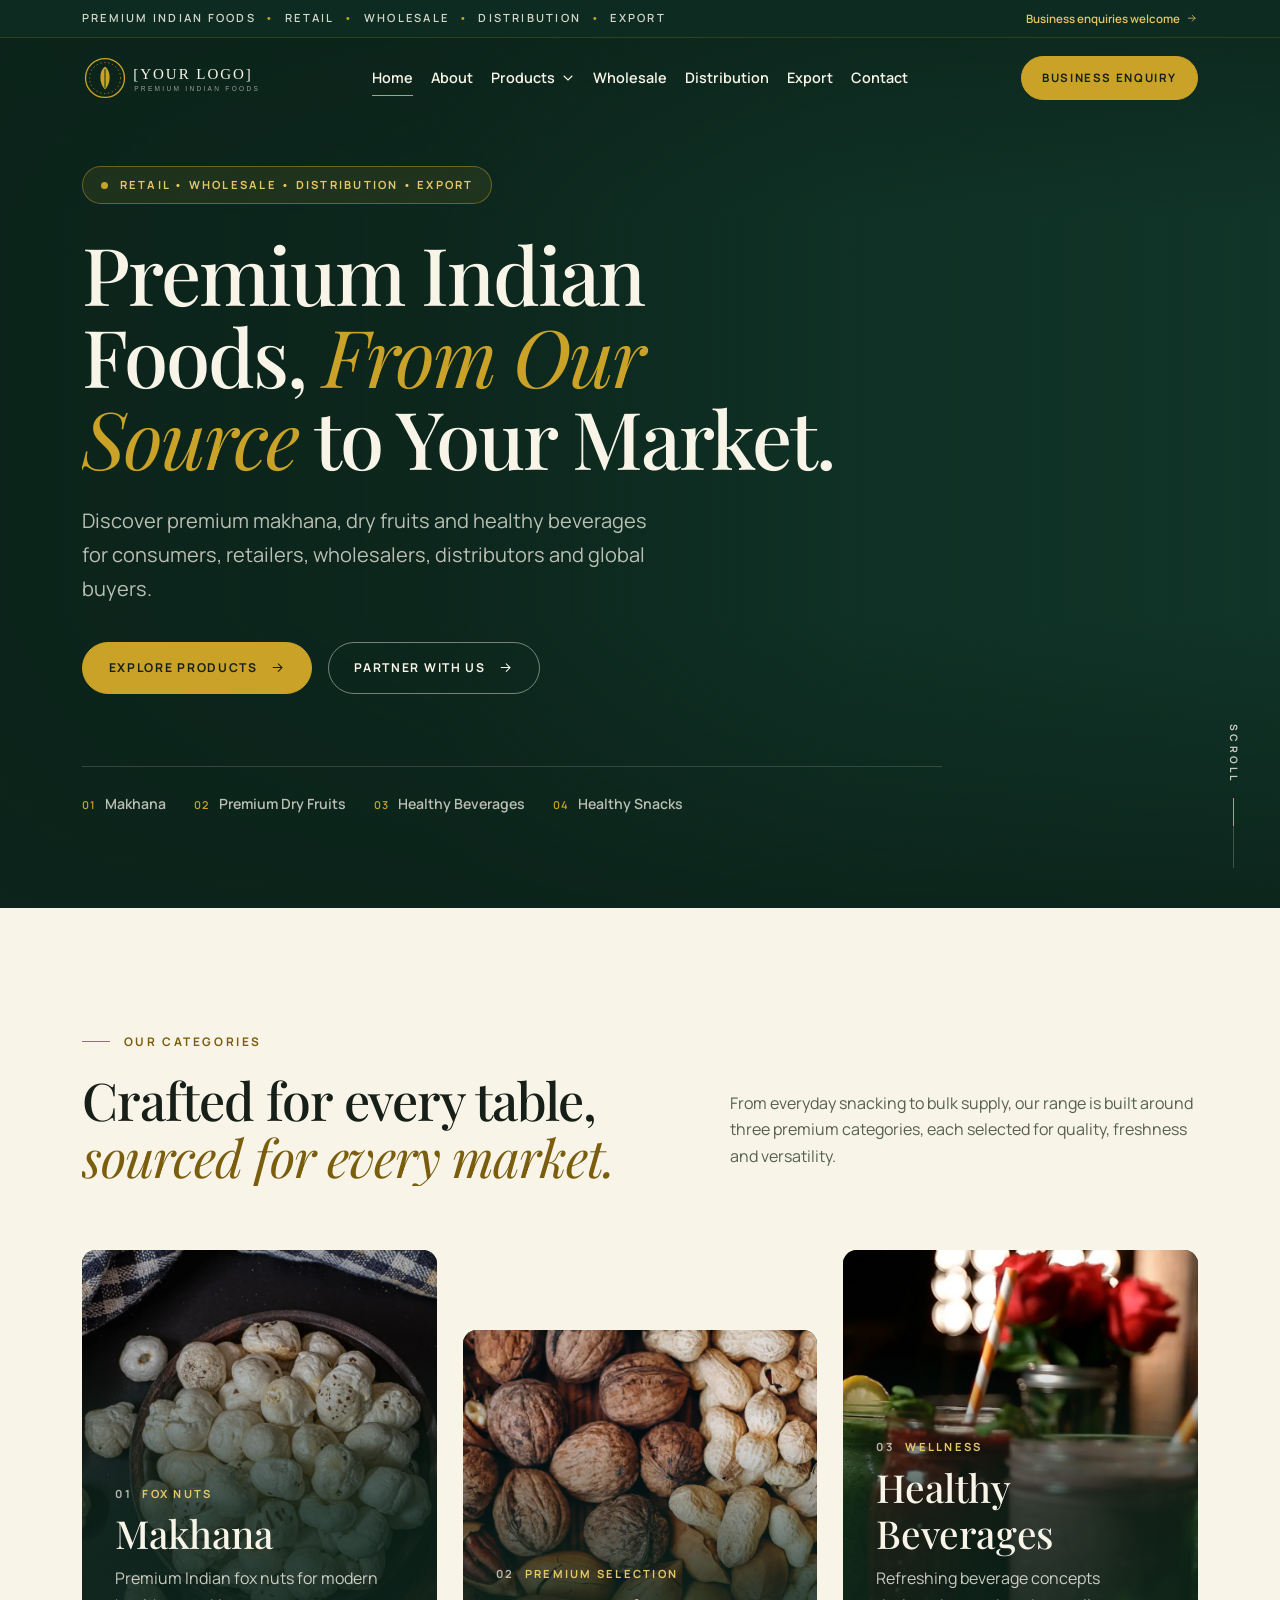
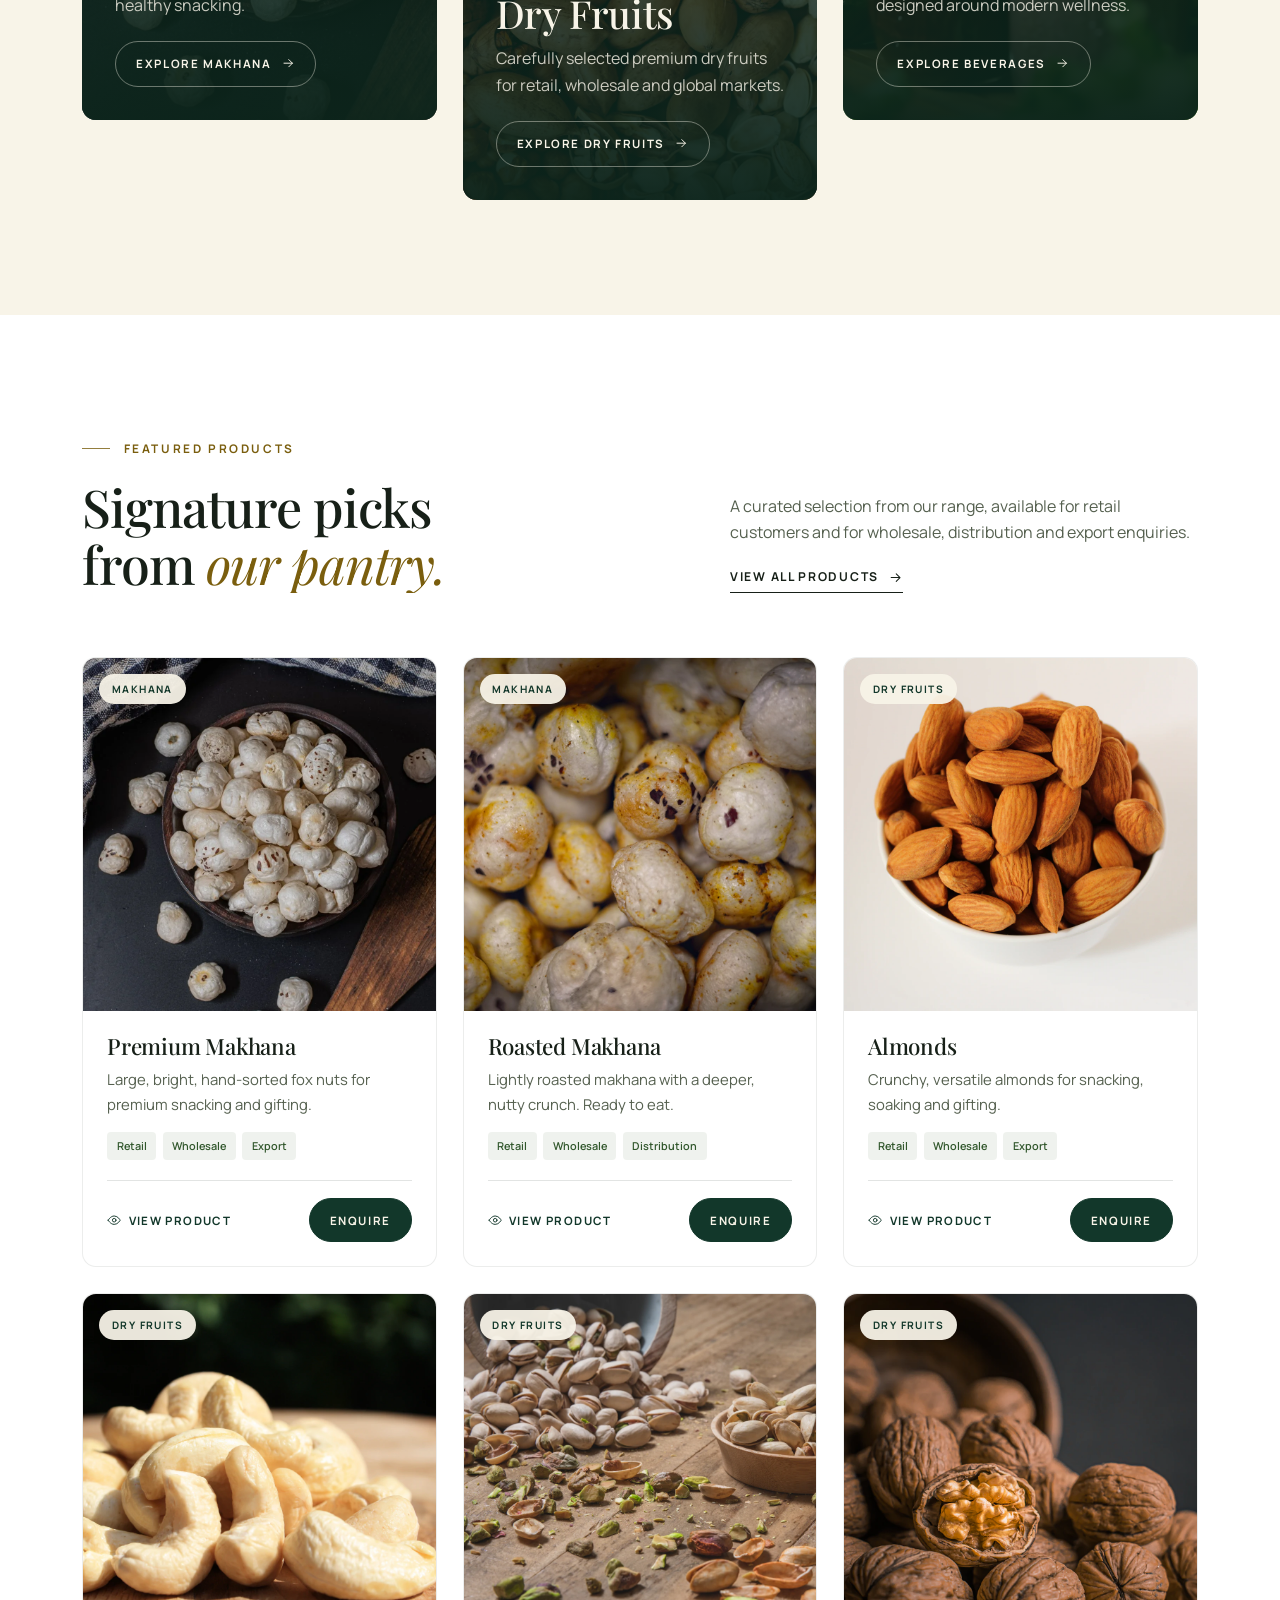
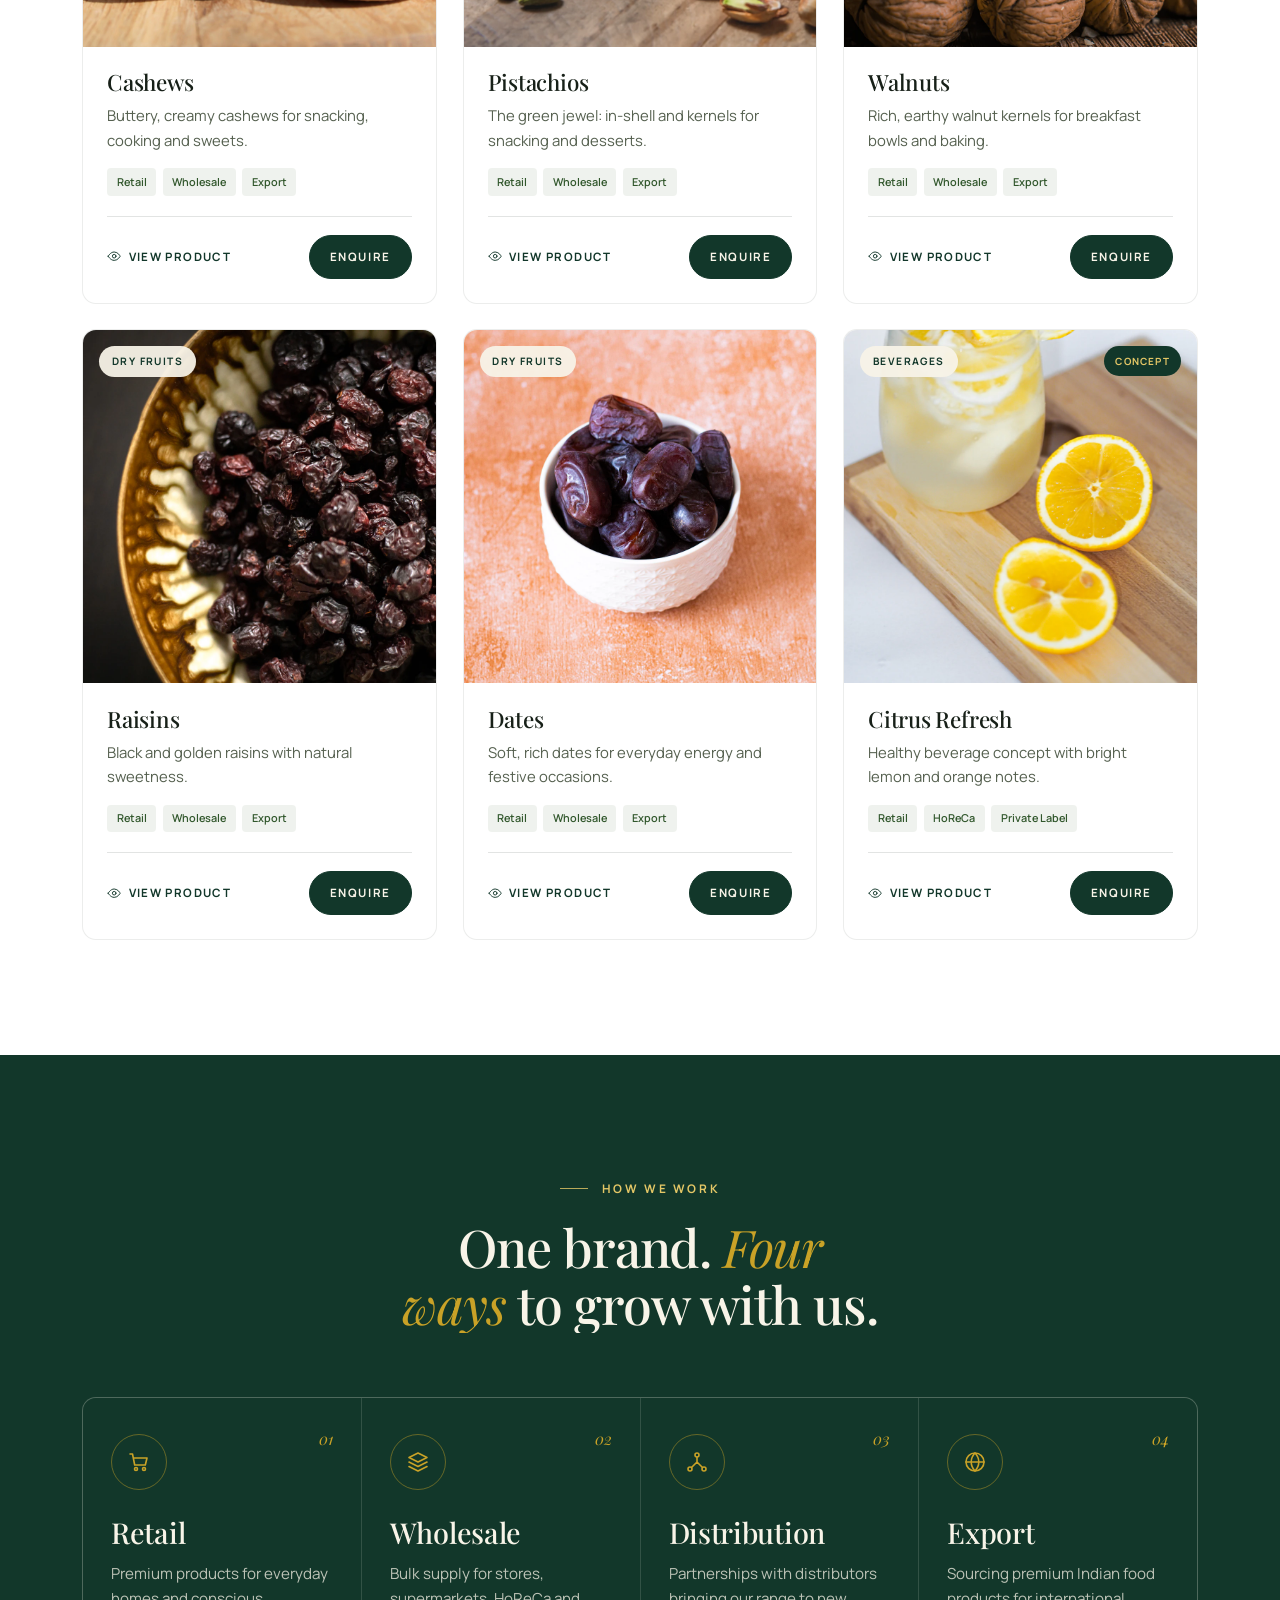
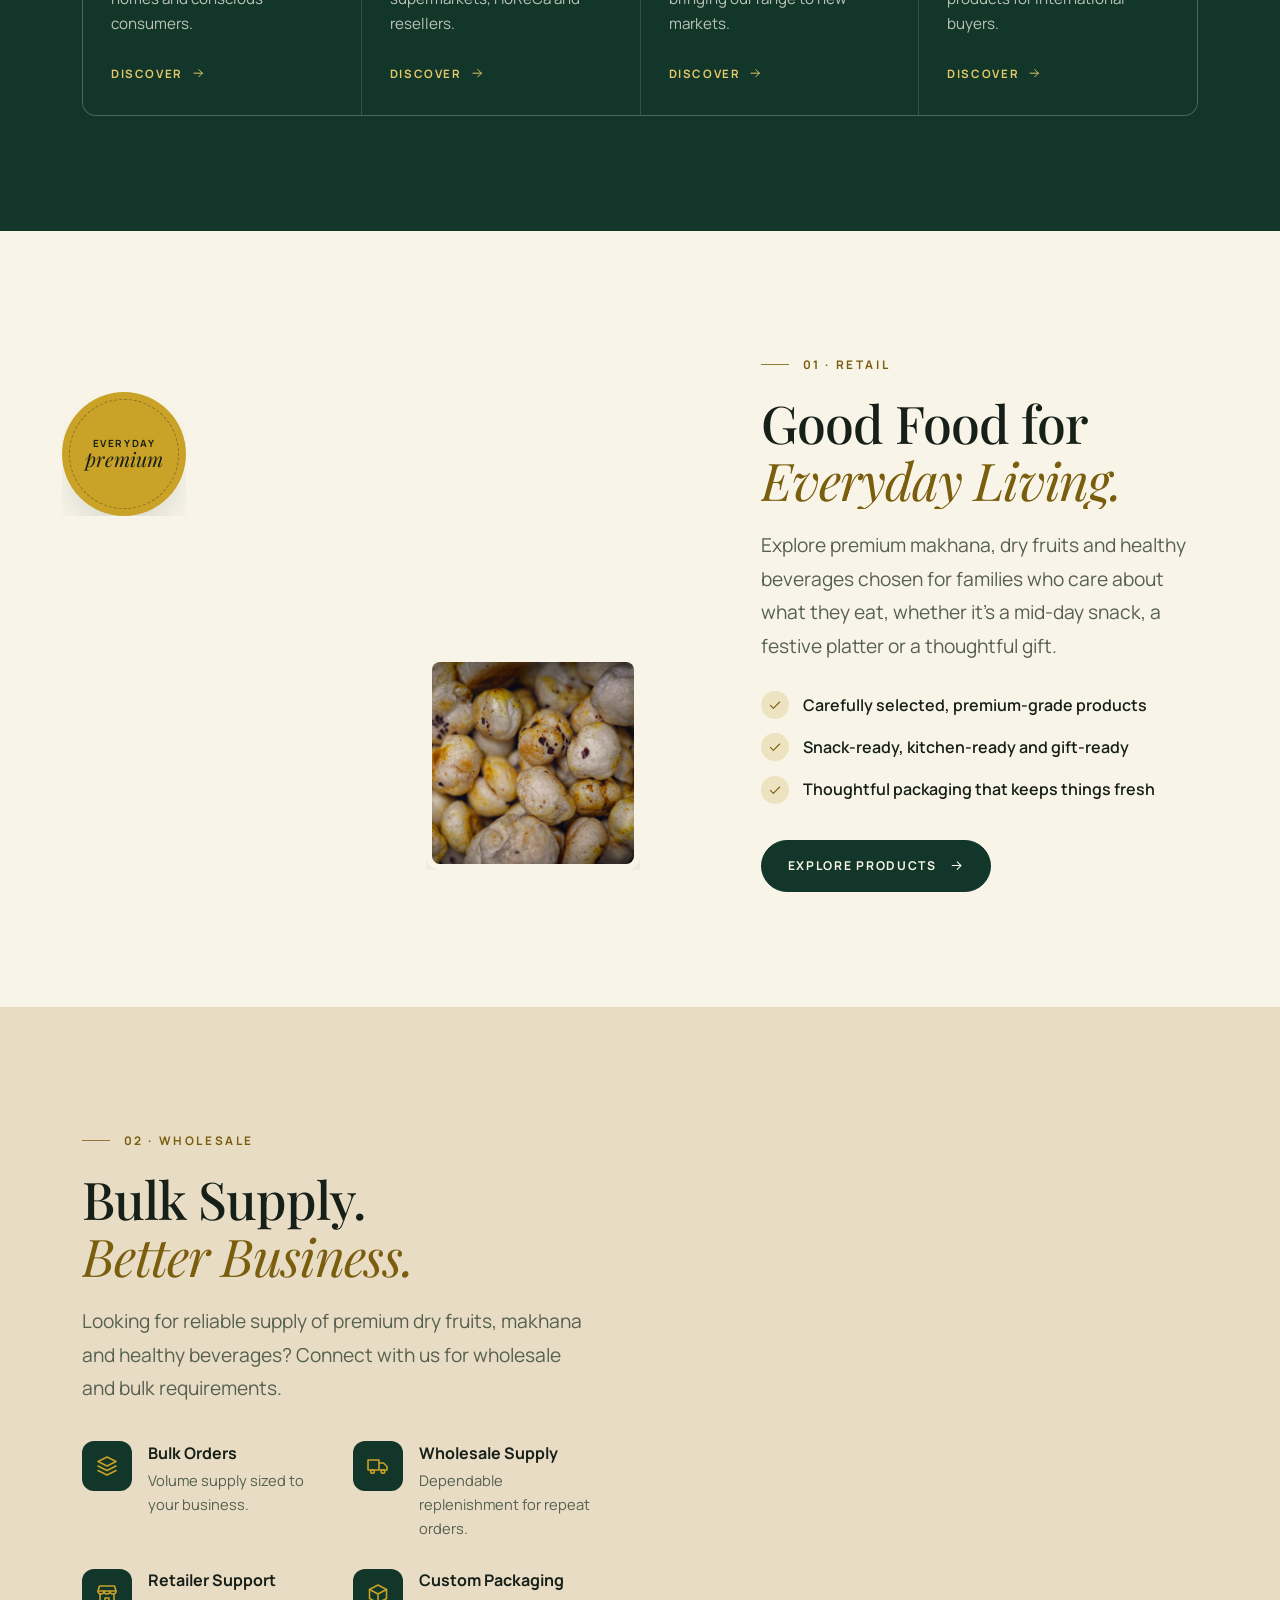
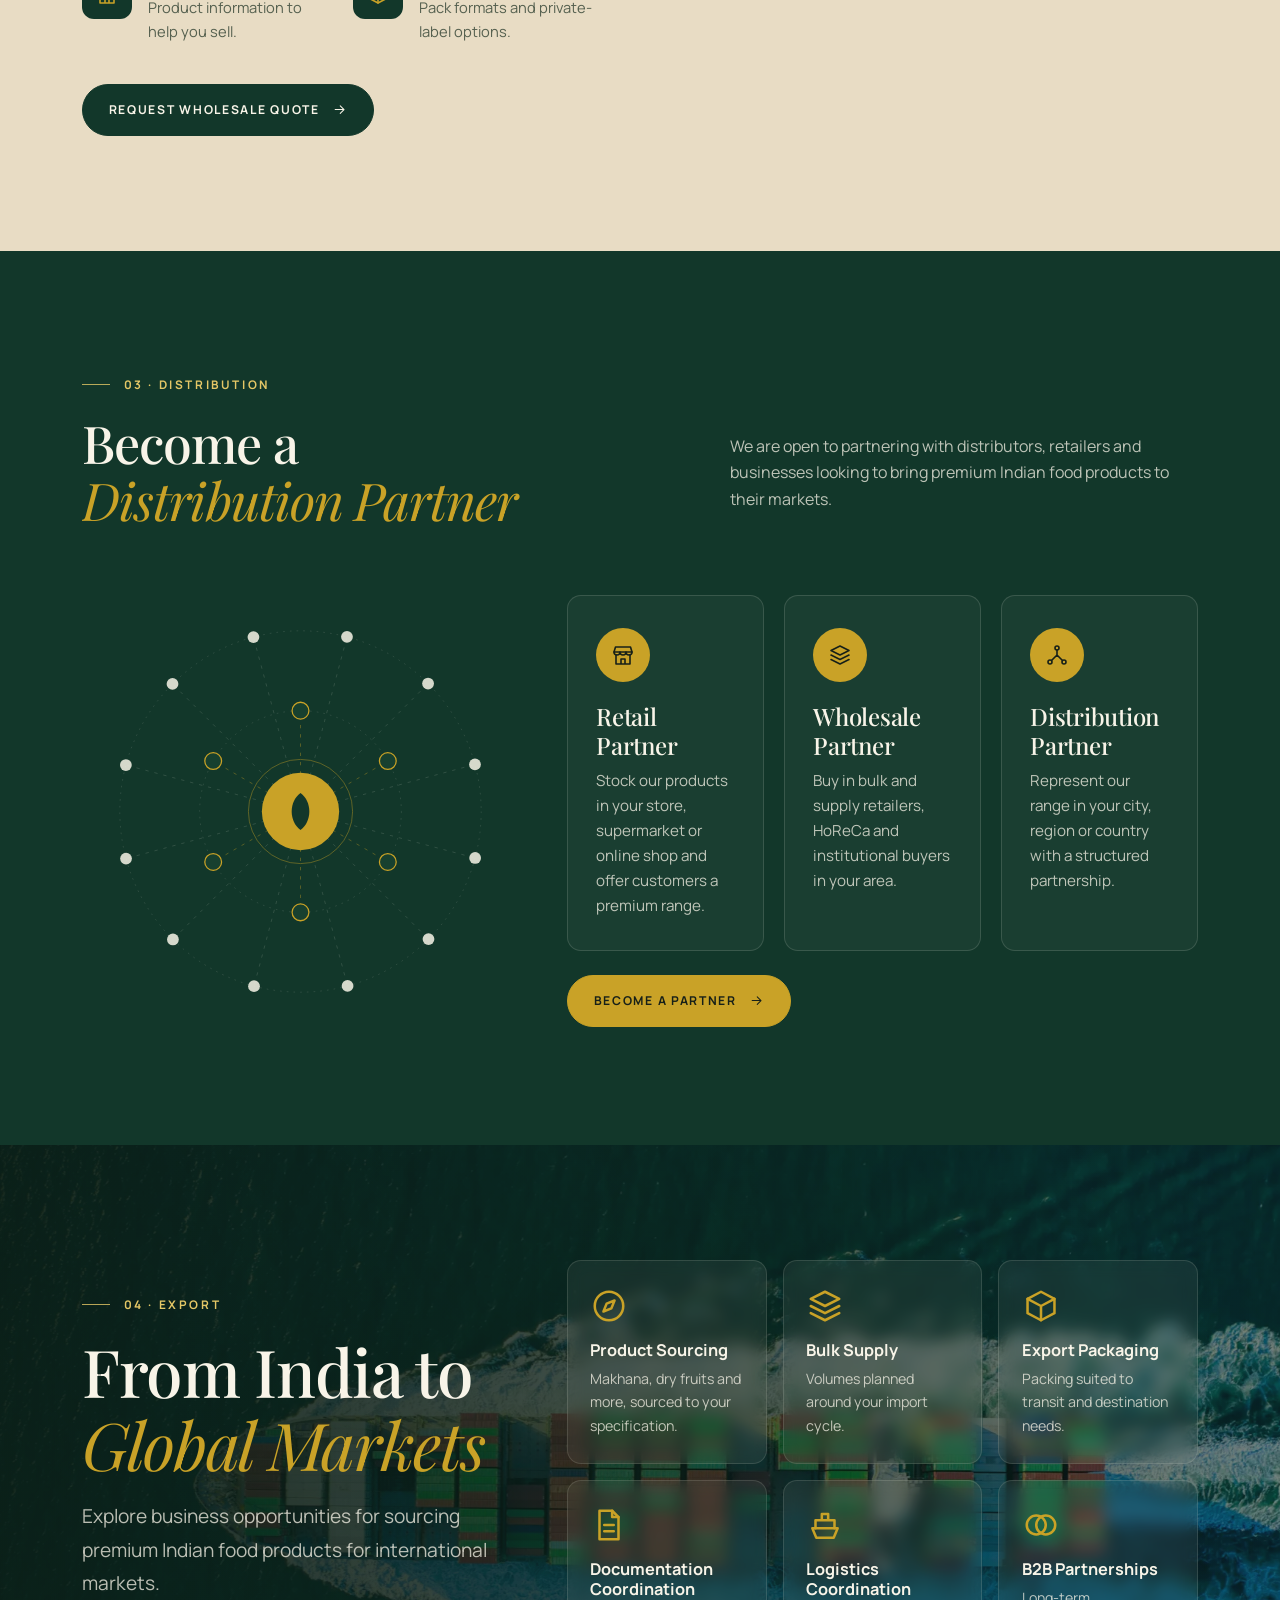
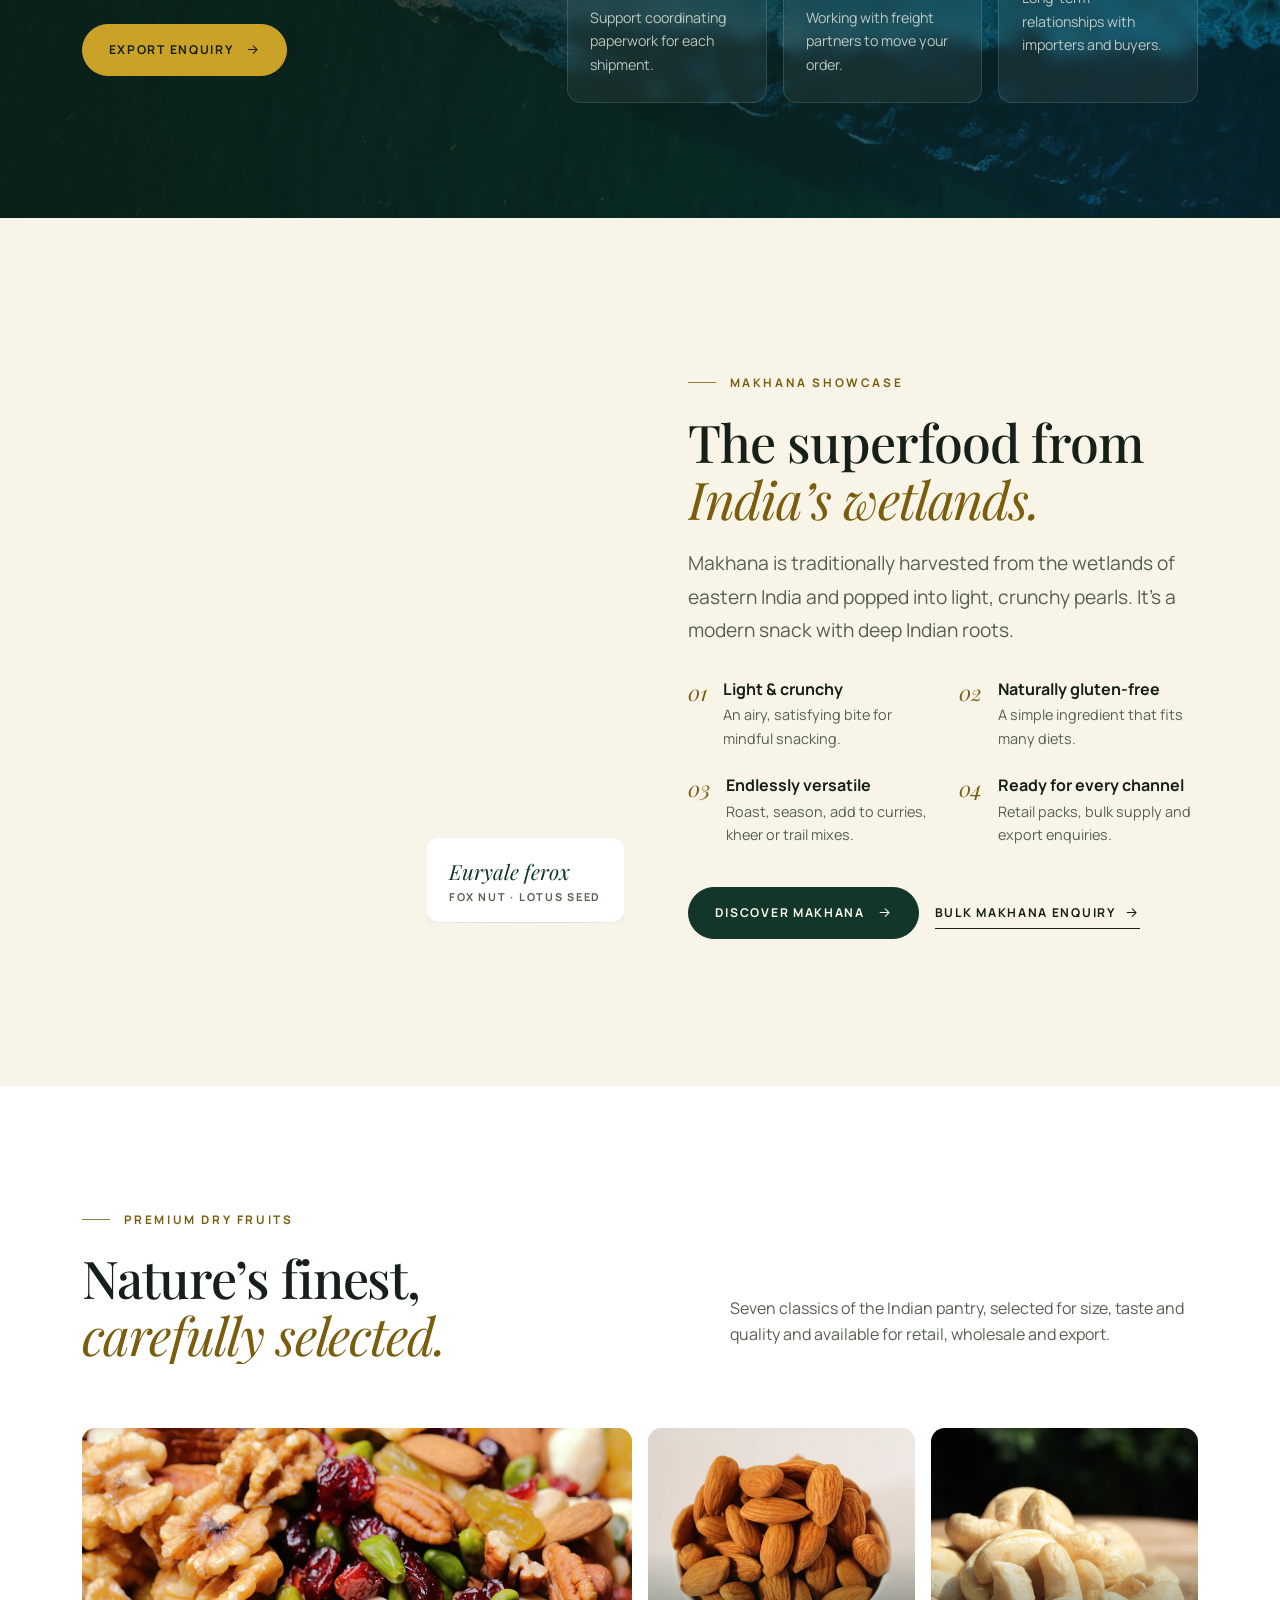
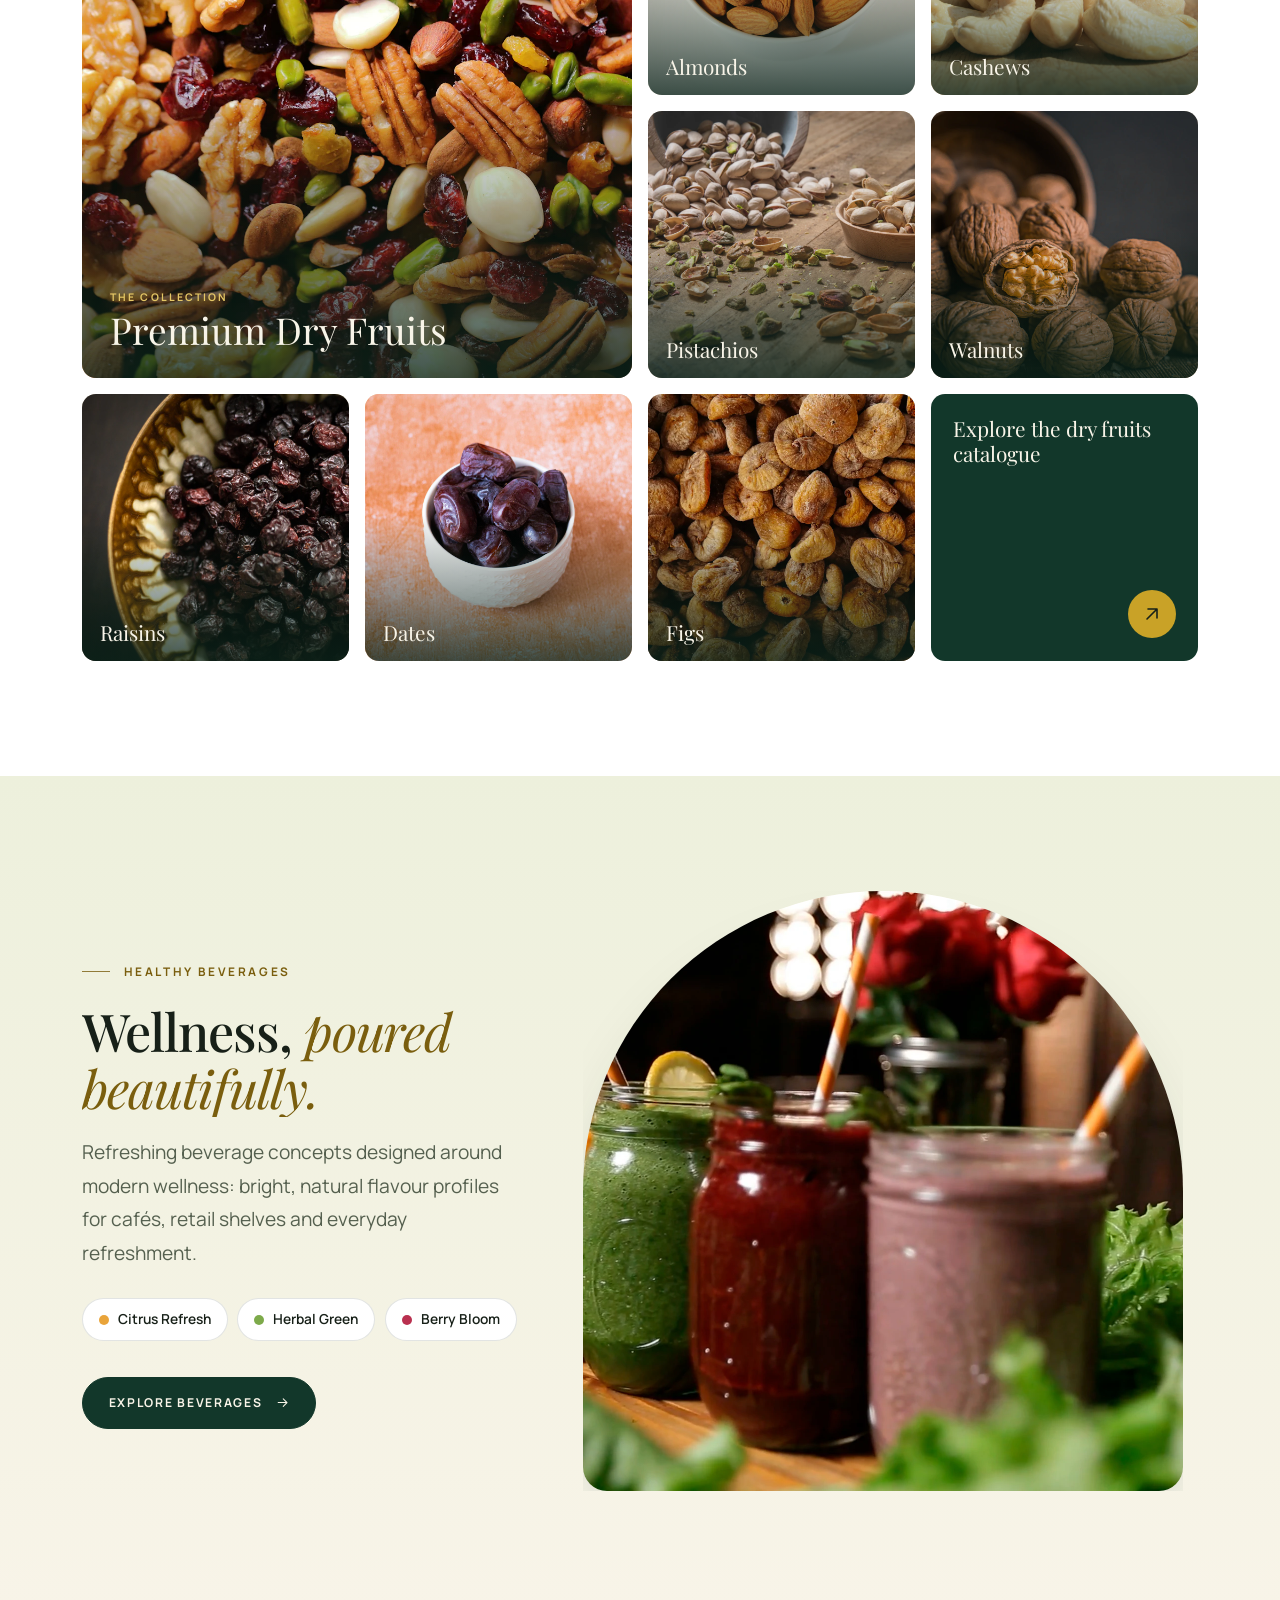
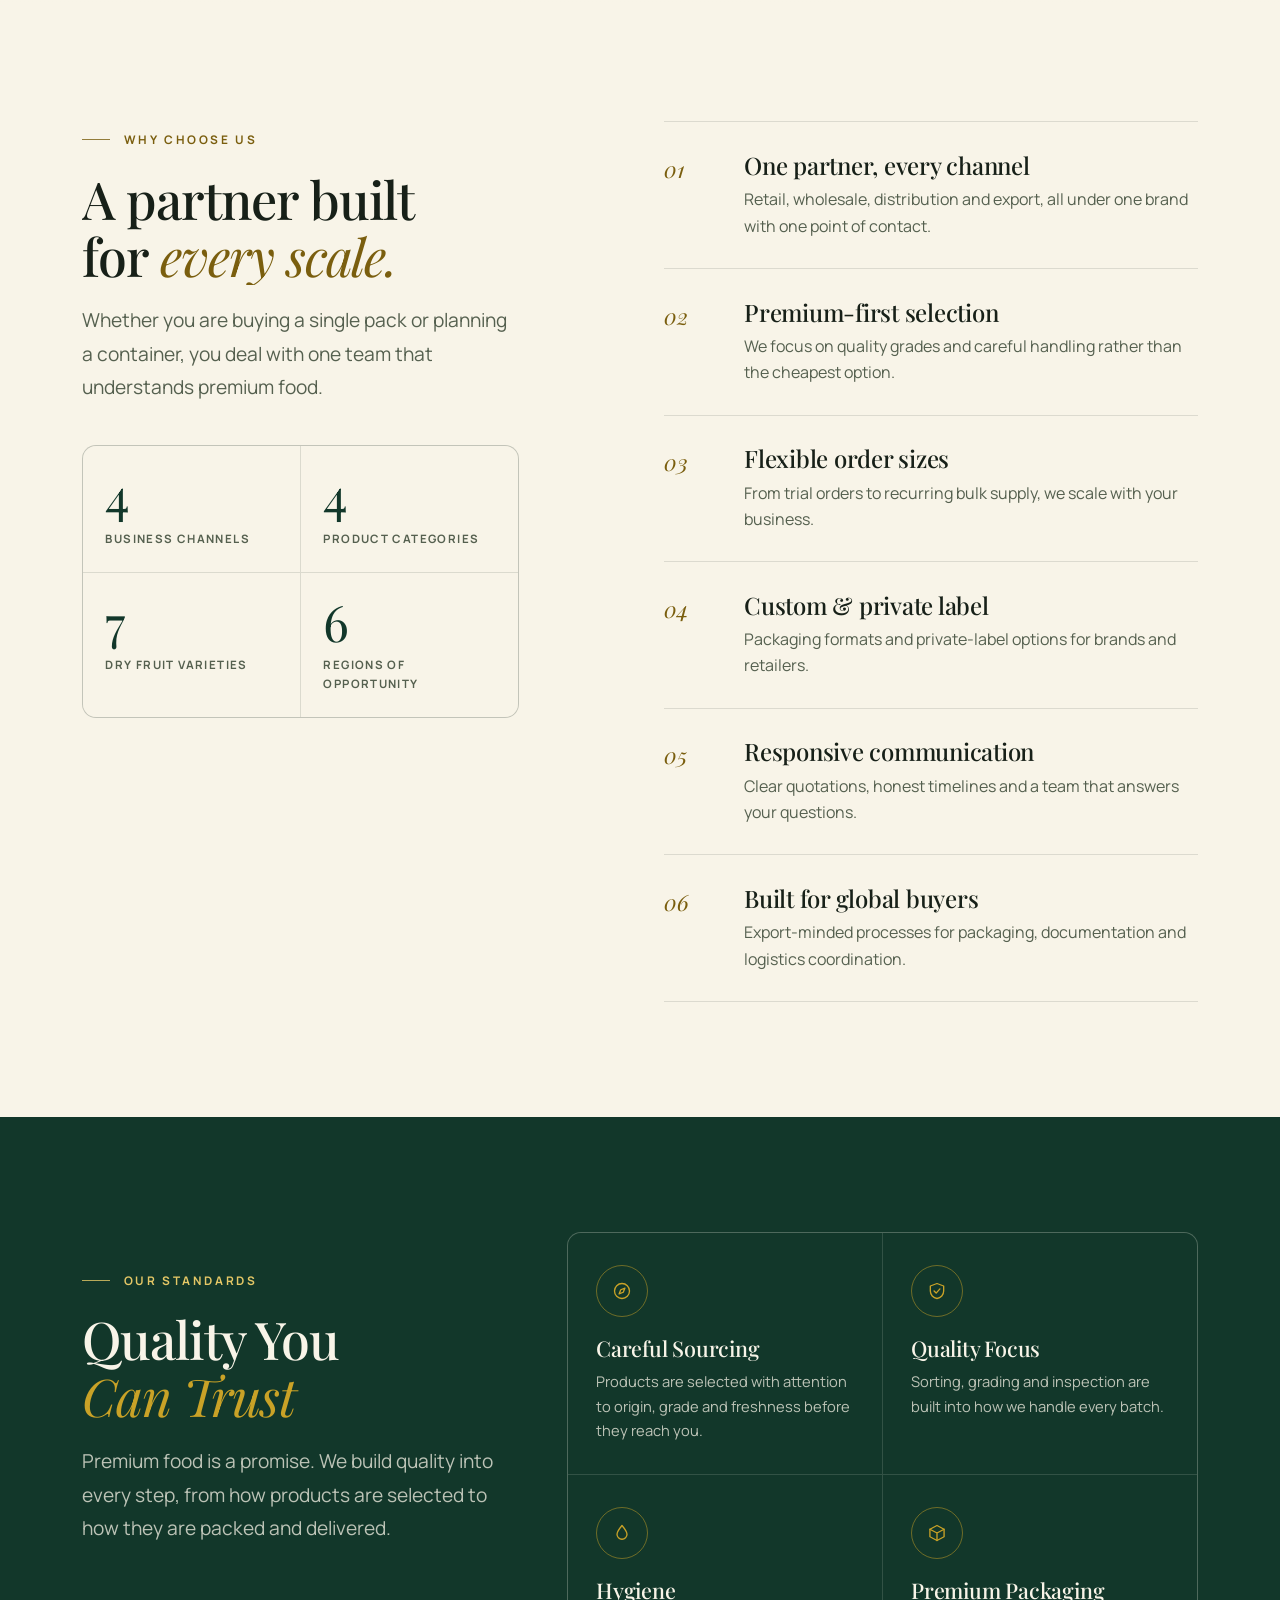
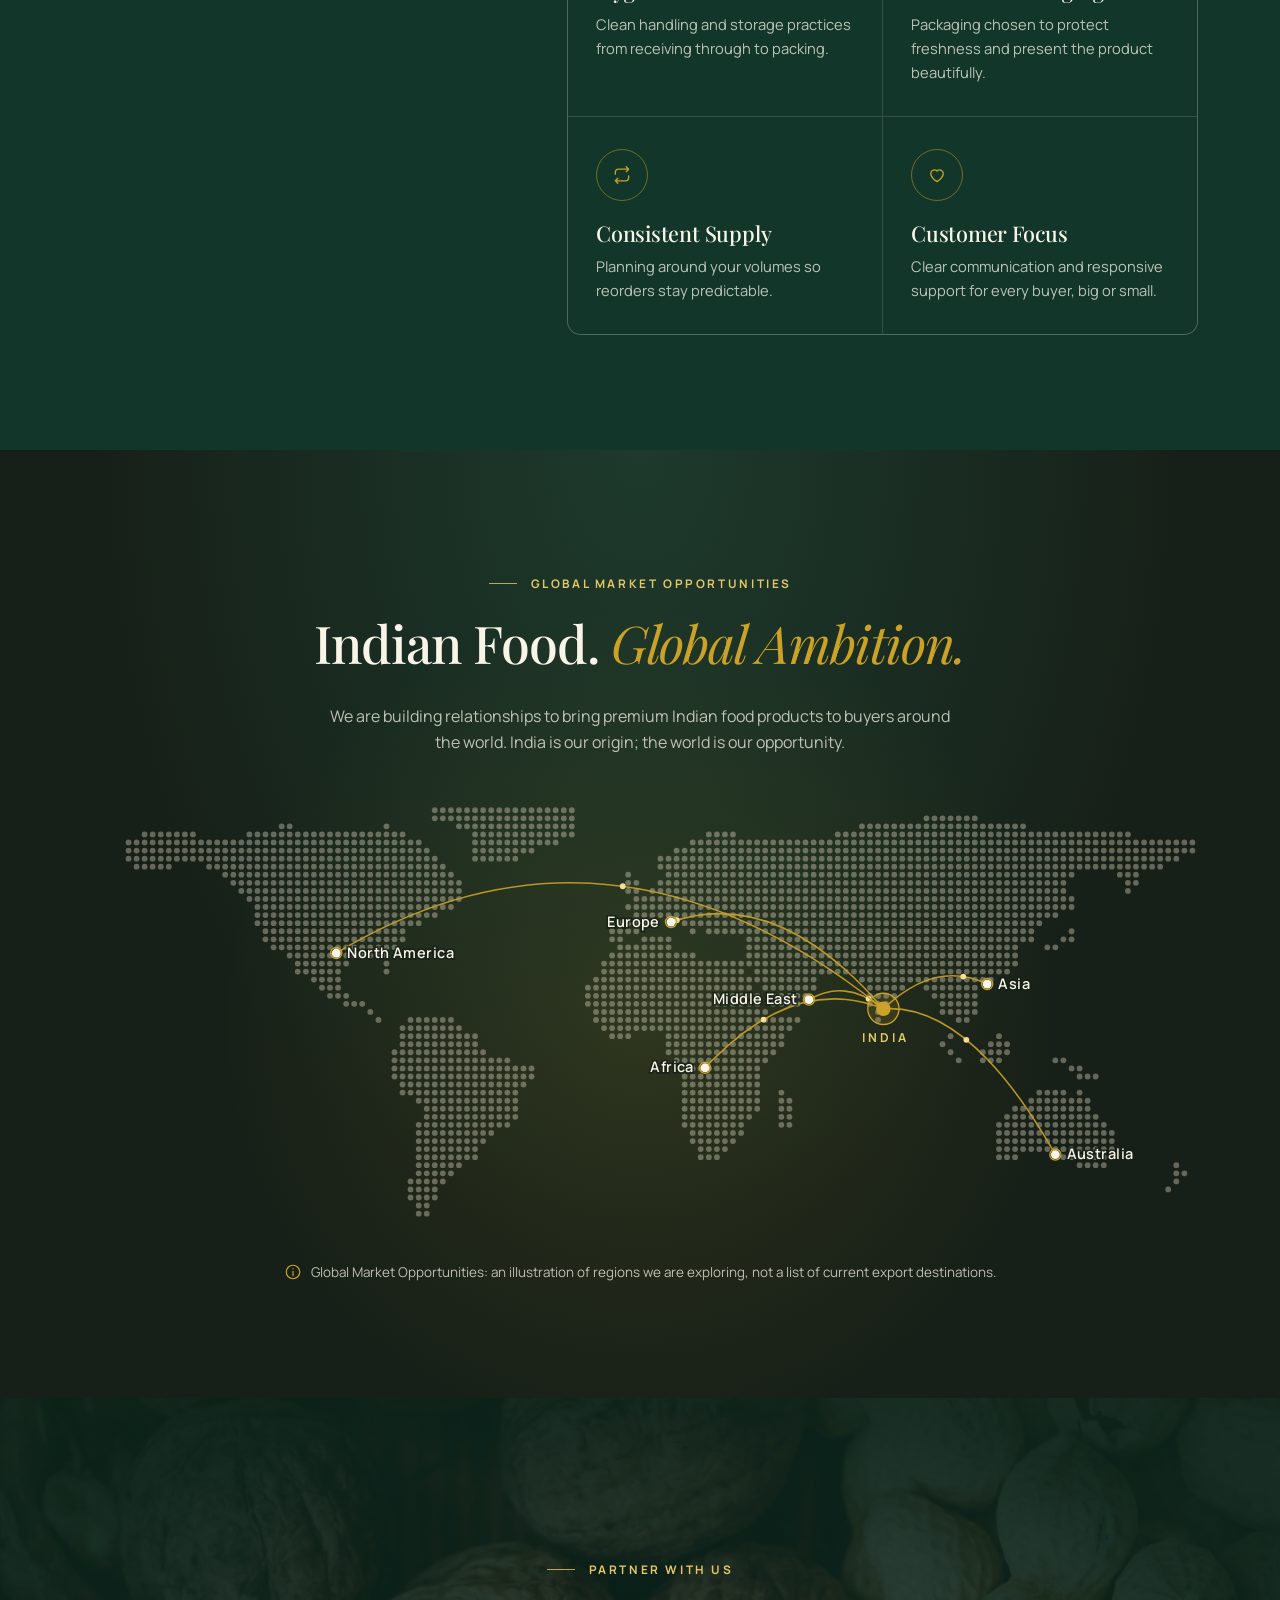
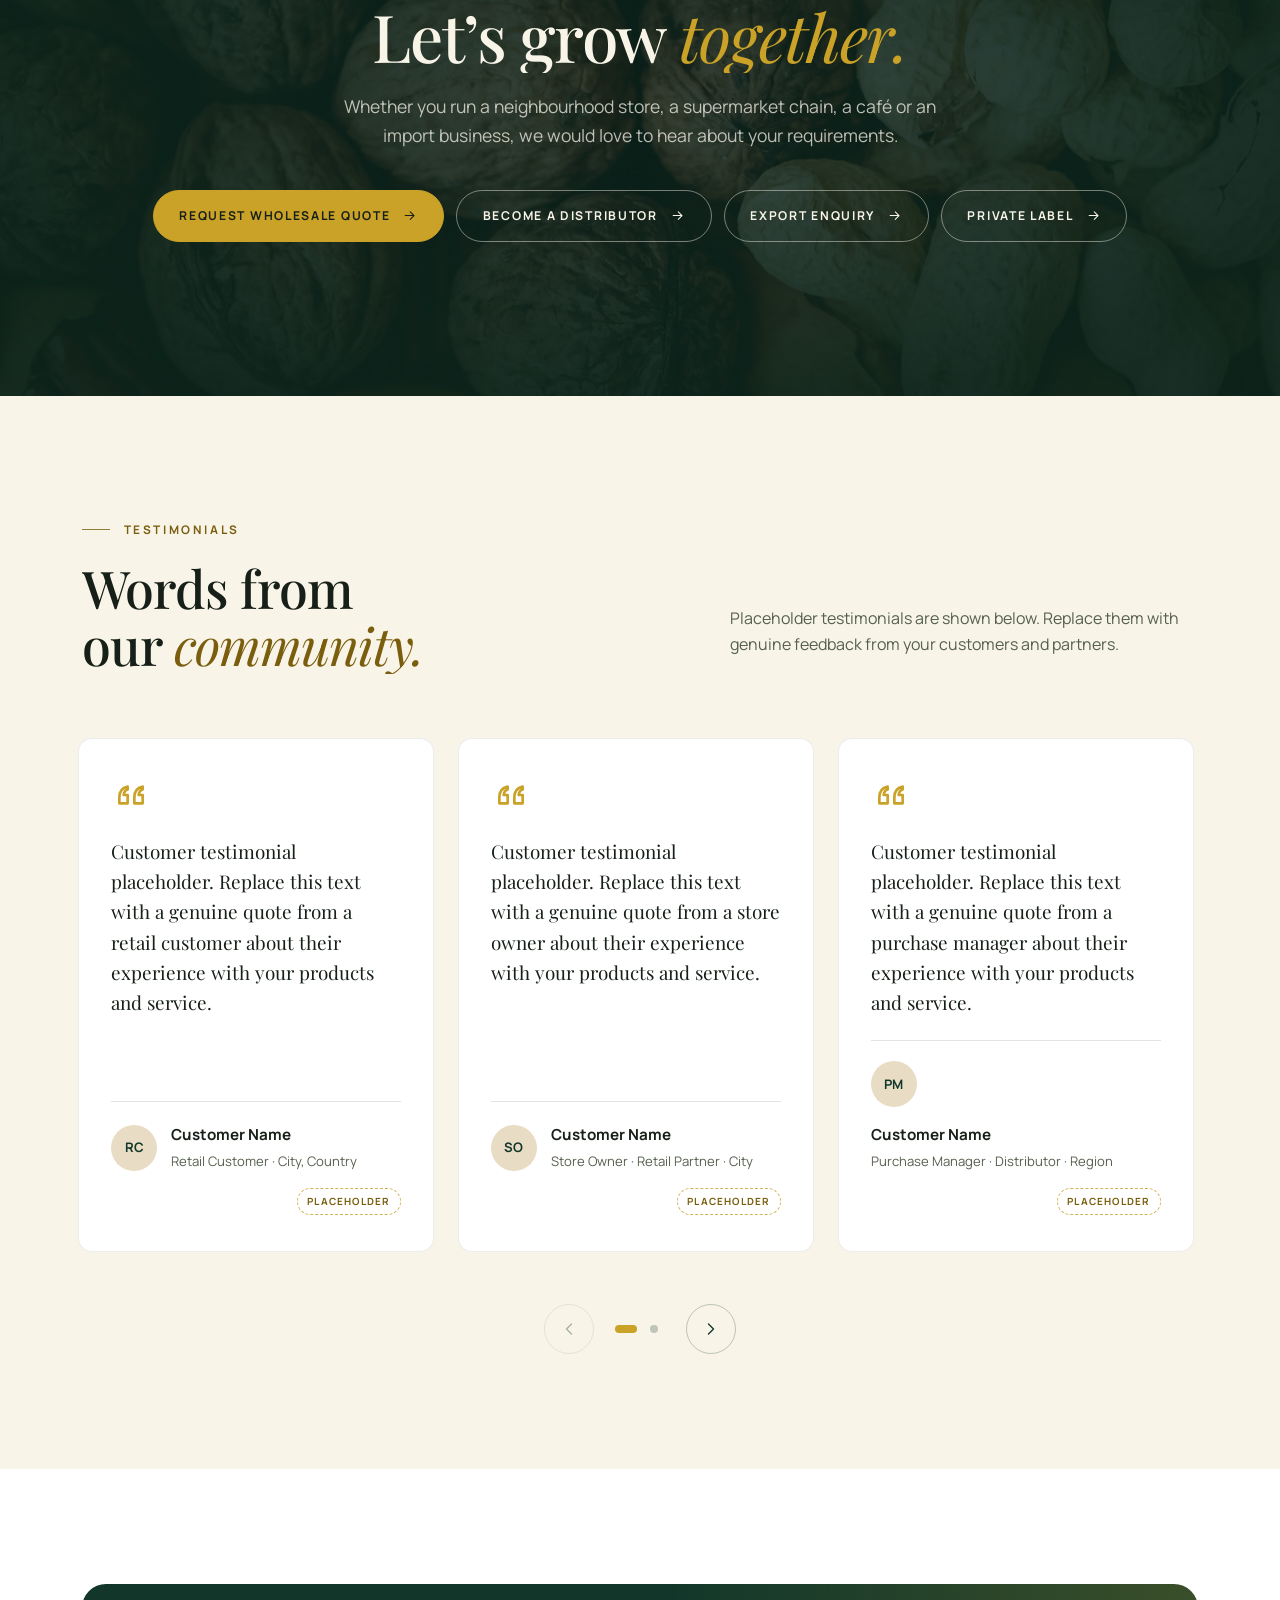
<file: index.html>
<!DOCTYPE html>
<html lang="en-IN">
<head>
<meta charset="utf-8">
<meta name="viewport" content="width=device-width, initial-scale=1">
<title>Your Company | Premium Makhana, Dry Fruits & Healthy Beverages from India</title>
<meta name="description" content="Premium makhana, dry fruits and healthy beverages for consumers, retailers, wholesalers, distributors and global buyers. Retail, wholesale, distribution and export enquiries welcome.">
<link rel="canonical" href="https://www.yourdomain.com/">
<meta name="theme-color" content="#12372A">
<meta property="og:type" content="website">
<meta property="og:site_name" content="Your Company">
<meta property="og:locale" content="en_IN">
<meta property="og:title" content="Premium Indian Foods, From Our Source to Your Market">
<meta property="og:description" content="Premium makhana, dry fruits and healthy beverages for consumers, retailers, wholesalers, distributors and global buyers. Retail, wholesale, distribution and export enquiries welcome.">
<meta property="og:url" content="https://www.yourdomain.com/">
<meta property="og:image" content="https://www.yourdomain.com/assets/images/og-image.jpg">
<meta property="og:image:width" content="1200">
<meta property="og:image:height" content="630">
<meta name="twitter:card" content="summary_large_image">
<meta name="twitter:title" content="Premium Indian Foods, From Our Source to Your Market">
<meta name="twitter:description" content="Premium makhana, dry fruits and healthy beverages for consumers, retailers, wholesalers, distributors and global buyers. Retail, wholesale, distribution and export enquiries welcome.">
<meta name="twitter:image" content="https://www.yourdomain.com/assets/images/og-image.jpg">
<link rel="icon" href="assets/icons/favicon.svg" type="image/svg+xml">
<link rel="apple-touch-icon" href="assets/icons/apple-touch-icon.png">
<link rel="preconnect" href="https://fonts.googleapis.com">
<link rel="preconnect" href="https://fonts.gstatic.com" crossorigin>
<link rel="preconnect" href="https://cdn.jsdelivr.net" crossorigin>
<link rel="stylesheet" href="https://fonts.googleapis.com/css2?family=Manrope:wght@400;500;600;700&amp;family=Playfair+Display:ital,wght@0,400;0,500;0,600;1,400;1,500&amp;display=swap">
<link rel="stylesheet" href="https://cdn.jsdelivr.net/npm/bootstrap@5.3.3/dist/css/bootstrap.min.css" integrity="sha384-QWTKZyjpPEjISv5WaRU9OFeRpok6YctnYmDr5pNlyT2bRjXh0JMhjY6hW+ALEwIH" crossorigin="anonymous">
<link rel="stylesheet" href="assets/css/style.css">
<link rel="stylesheet" href="assets/css/responsive.css">
<link rel="preload" as="image" href="assets/images/hero/hero-main.webp" media="(min-width: 768px)" fetchpriority="high">
<link rel="preload" as="image" href="assets/images/hero/hero-main-mobile.webp" media="(max-width: 767.98px)" fetchpriority="high">
<script>document.documentElement.classList.add('js');</script>
<script type="application/ld+json">{"@context":"https://schema.org","@type":"Organization","name":"Your Company","url":"https://www.yourdomain.com/","logo":"https://www.yourdomain.com/assets/images/brand/logo-dark.svg","description":"Premium Indian food brand offering makhana, dry fruits and healthy beverages for retail, wholesale, distribution and export.","email":"hello@yourcompany.com","contactPoint":{"@type":"ContactPoint","contactType":"sales","email":"hello@yourcompany.com","availableLanguage":["English","Hindi"]}}</script>
<script type="application/ld+json">{"@context":"https://schema.org","@type":"WebSite","name":"Your Company","url":"https://www.yourdomain.com/"}</script>
</head>
<body class="page-home" data-base="">
<a class="skip-link" href="#main">Skip to main content</a>
<svg xmlns="http://www.w3.org/2000/svg" aria-hidden="true" focusable="false" style="position:absolute;width:0;height:0;overflow:hidden"><defs><symbol id="i-arrow-right" viewBox="0 0 24 24" fill="none" stroke="currentColor" stroke-width="1.6" stroke-linecap="round" stroke-linejoin="round"><path d="M5 12h14M13 6l6 6-6 6"/></symbol><symbol id="i-arrow-up-right" viewBox="0 0 24 24" fill="none" stroke="currentColor" stroke-width="1.6" stroke-linecap="round" stroke-linejoin="round"><path d="M7 17L17 7M8 7h9v9"/></symbol><symbol id="i-arrow-up" viewBox="0 0 24 24" fill="none" stroke="currentColor" stroke-width="1.6" stroke-linecap="round" stroke-linejoin="round"><path d="M12 19V5M6 11l6-6 6 6"/></symbol><symbol id="i-chevron-down" viewBox="0 0 24 24" fill="none" stroke="currentColor" stroke-width="1.6" stroke-linecap="round" stroke-linejoin="round"><path d="M6 9l6 6 6-6"/></symbol><symbol id="i-chevron-left" viewBox="0 0 24 24" fill="none" stroke="currentColor" stroke-width="1.6" stroke-linecap="round" stroke-linejoin="round"><path d="M15 6l-6 6 6 6"/></symbol><symbol id="i-chevron-right" viewBox="0 0 24 24" fill="none" stroke="currentColor" stroke-width="1.6" stroke-linecap="round" stroke-linejoin="round"><path d="M9 6l6 6-6 6"/></symbol><symbol id="i-check" viewBox="0 0 24 24" fill="none" stroke="currentColor" stroke-width="1.6" stroke-linecap="round" stroke-linejoin="round"><path d="M5 12.5l4.5 4.5L19 7.5"/></symbol><symbol id="i-close" viewBox="0 0 24 24" fill="none" stroke="currentColor" stroke-width="1.6" stroke-linecap="round" stroke-linejoin="round"><path d="M6 6l12 12M18 6L6 18"/></symbol><symbol id="i-leaf" viewBox="0 0 24 24" fill="none" stroke="currentColor" stroke-width="1.6" stroke-linecap="round" stroke-linejoin="round"><path d="M5 19c0-8 5-14 15-14 0 10-6 15-14 15"/><path d="M5 19c3-4 6-7 10-9"/></symbol><symbol id="i-seedling" viewBox="0 0 24 24" fill="none" stroke="currentColor" stroke-width="1.6" stroke-linecap="round" stroke-linejoin="round"><path d="M12 21v-9"/><path d="M12 12c0-4-3-7-8-7 0 4 3 7 8 7z"/><path d="M12 10c0-3 2.5-6 7-6 0 3.5-2.5 6-7 6z"/></symbol><symbol id="i-box" viewBox="0 0 24 24" fill="none" stroke="currentColor" stroke-width="1.6" stroke-linecap="round" stroke-linejoin="round"><path d="M3.5 7.5L12 3l8.5 4.5v9L12 21l-8.5-4.5z"/><path d="M3.5 7.5L12 12l8.5-4.5M12 12v9"/></symbol><symbol id="i-truck" viewBox="0 0 24 24" fill="none" stroke="currentColor" stroke-width="1.6" stroke-linecap="round" stroke-linejoin="round"><path d="M2 6h11v10H2zM13 9h4.5l3.5 3.5V16h-8"/><circle cx="6.5" cy="17.5" r="1.8"/><circle cx="17" cy="17.5" r="1.8"/></symbol><symbol id="i-globe" viewBox="0 0 24 24" fill="none" stroke="currentColor" stroke-width="1.6" stroke-linecap="round" stroke-linejoin="round"><circle cx="12" cy="12" r="9"/><path d="M3 12h18"/><path d="M12 3c2.5 2.7 3.8 5.7 3.8 9s-1.3 6.3-3.8 9c-2.5-2.7-3.8-5.7-3.8-9S9.5 5.7 12 3z"/></symbol><symbol id="i-partner" viewBox="0 0 24 24" fill="none" stroke="currentColor" stroke-width="1.6" stroke-linecap="round" stroke-linejoin="round"><circle cx="9" cy="12" r="6"/><circle cx="15" cy="12" r="6"/></symbol><symbol id="i-store" viewBox="0 0 24 24" fill="none" stroke="currentColor" stroke-width="1.6" stroke-linecap="round" stroke-linejoin="round"><path d="M3 9l1.5-5h15L21 9M3 9h18"/><path d="M3 9c0 1.7 1.3 3 3 3s3-1.3 3-3c0 1.7 1.3 3 3 3s3-1.3 3-3c0 1.7 1.3 3 3 3s3-1.3 3-3"/><path d="M5 12v9h14v-9M10 21v-5h4v5"/></symbol><symbol id="i-building" viewBox="0 0 24 24" fill="none" stroke="currentColor" stroke-width="1.6" stroke-linecap="round" stroke-linejoin="round"><path d="M4 21V4h11v17M15 9h5v12M2 21h20M8 8h3M8 12h3M8 16h3"/></symbol><symbol id="i-shield" viewBox="0 0 24 24" fill="none" stroke="currentColor" stroke-width="1.6" stroke-linecap="round" stroke-linejoin="round"><path d="M12 3l8 3v6c0 4.5-3.4 8.3-8 9-4.6-.7-8-4.5-8-9V6z"/><path d="M8.5 12l2.5 2.5 4.5-5"/></symbol><symbol id="i-sparkle" viewBox="0 0 24 24" fill="none" stroke="currentColor" stroke-width="1.6" stroke-linecap="round" stroke-linejoin="round"><path d="M12 3l1.8 5.2L19 10l-5.2 1.8L12 17l-1.8-5.2L5 10l5.2-1.8z"/><path d="M19 16l.7 1.8 1.8.7-1.8.7-.7 1.8-.7-1.8-1.8-.7 1.8-.7z"/></symbol><symbol id="i-droplet" viewBox="0 0 24 24" fill="none" stroke="currentColor" stroke-width="1.6" stroke-linecap="round" stroke-linejoin="round"><path d="M12 3c3.5 4.2 6 7.6 6 10.5a6 6 0 0 1-12 0C6 10.6 8.5 7.2 12 3z"/></symbol><symbol id="i-heart" viewBox="0 0 24 24" fill="none" stroke="currentColor" stroke-width="1.6" stroke-linecap="round" stroke-linejoin="round"><path d="M12 20s-7.5-4.6-7.5-10A4.3 4.3 0 0 1 12 7.4 4.3 4.3 0 0 1 19.5 10c0 5.4-7.5 10-7.5 10z"/></symbol><symbol id="i-users" viewBox="0 0 24 24" fill="none" stroke="currentColor" stroke-width="1.6" stroke-linecap="round" stroke-linejoin="round"><circle cx="9" cy="8" r="3.5"/><path d="M2.5 20c0-3.6 2.9-6 6.5-6s6.5 2.4 6.5 6M16 4.6a3.5 3.5 0 0 1 0 6.8M18 14.2c2.1.7 3.5 2.8 3.5 5.8"/></symbol><symbol id="i-file" viewBox="0 0 24 24" fill="none" stroke="currentColor" stroke-width="1.6" stroke-linecap="round" stroke-linejoin="round"><path d="M6 3h8l4 4v14H6z"/><path d="M14 3v4h4M9 12h6M9 16h6"/></symbol><symbol id="i-ship" viewBox="0 0 24 24" fill="none" stroke="currentColor" stroke-width="1.6" stroke-linecap="round" stroke-linejoin="round"><path d="M4 14h16l-2.5 6h-11z"/><path d="M6 14V9h12v5M10 9V5h4v4"/></symbol><symbol id="i-layers" viewBox="0 0 24 24" fill="none" stroke="currentColor" stroke-width="1.6" stroke-linecap="round" stroke-linejoin="round"><path d="M12 3l9 4.5-9 4.5-9-4.5z"/><path d="M3 12l9 4.5 9-4.5M3 16.5L12 21l9-4.5"/></symbol><symbol id="i-tag" viewBox="0 0 24 24" fill="none" stroke="currentColor" stroke-width="1.6" stroke-linecap="round" stroke-linejoin="round"><path d="M3 12V4h8l10 10-8 8z"/><circle cx="7.5" cy="7.5" r="1.5"/></symbol><symbol id="i-mail" viewBox="0 0 24 24" fill="none" stroke="currentColor" stroke-width="1.6" stroke-linecap="round" stroke-linejoin="round"><rect x="3" y="5" width="18" height="14" rx="1.5"/><path d="M3.5 6l8.5 7 8.5-7"/></symbol><symbol id="i-phone" viewBox="0 0 24 24" fill="none" stroke="currentColor" stroke-width="1.6" stroke-linecap="round" stroke-linejoin="round"><path d="M5 4h4l2 5-2.5 1.5a11 11 0 0 0 5 5L15 13l5 2v4a2 2 0 0 1-2 2A16 16 0 0 1 3 6a2 2 0 0 1 2-2z"/></symbol><symbol id="i-whatsapp" viewBox="0 0 24 24" fill="none" stroke="currentColor" stroke-width="1.6" stroke-linecap="round" stroke-linejoin="round"><path d="M4 20l1.3-4A8 8 0 1 1 8 18.7z"/><path d="M9 9.2c0 3 2.6 5.8 5.8 5.8l1-1.6-2-1-1 1c-1-.5-1.7-1.2-2.2-2.2l1-1-1-2z"/></symbol><symbol id="i-pin" viewBox="0 0 24 24" fill="none" stroke="currentColor" stroke-width="1.6" stroke-linecap="round" stroke-linejoin="round"><path d="M12 21s-7-6.2-7-11.5A7 7 0 0 1 19 9.5C19 14.8 12 21 12 21z"/><circle cx="12" cy="9.5" r="2.5"/></symbol><symbol id="i-clock" viewBox="0 0 24 24" fill="none" stroke="currentColor" stroke-width="1.6" stroke-linecap="round" stroke-linejoin="round"><circle cx="12" cy="12" r="9"/><path d="M12 7v5l3 2"/></symbol><symbol id="i-instagram" viewBox="0 0 24 24" fill="none" stroke="currentColor" stroke-width="1.6" stroke-linecap="round" stroke-linejoin="round"><rect x="3" y="3" width="18" height="18" rx="5"/><circle cx="12" cy="12" r="4"/><circle cx="17.3" cy="6.7" r=".6" fill="currentColor"/></symbol><symbol id="i-facebook" viewBox="0 0 24 24" fill="none" stroke="currentColor" stroke-width="1.6" stroke-linecap="round" stroke-linejoin="round"><path d="M14 8h3V4h-3a4 4 0 0 0-4 4v3H7v4h3v6h4v-6h3l1-4h-4V8z"/></symbol><symbol id="i-linkedin" viewBox="0 0 24 24" fill="none" stroke="currentColor" stroke-width="1.6" stroke-linecap="round" stroke-linejoin="round"><rect x="3" y="3" width="18" height="18" rx="2"/><path d="M7.5 10v7M7.5 7v.01M11.5 17v-7M11.5 13a3 3 0 0 1 6 0v4"/></symbol><symbol id="i-youtube" viewBox="0 0 24 24" fill="none" stroke="currentColor" stroke-width="1.6" stroke-linecap="round" stroke-linejoin="round"><rect x="2.5" y="6" width="19" height="12" rx="4"/><path d="M10 9.5v5l4.5-2.5z"/></symbol><symbol id="i-x" viewBox="0 0 24 24" fill="none" stroke="currentColor" stroke-width="1.6" stroke-linecap="round" stroke-linejoin="round"><path d="M4 4h4.5L20 20h-4.5zM20 4l-6.6 7.2M4 20l6.6-7.2"/></symbol><symbol id="i-quote" viewBox="0 0 24 24" fill="none" stroke="currentColor" stroke-width="1.6" stroke-linecap="round" stroke-linejoin="round"><path d="M10 7c-3 .6-5 2.8-5 6.5V17h5v-5H7.6c.2-1.8 1.1-2.9 2.4-3.3zM19 7c-3 .6-5 2.8-5 6.5V17h5v-5h-2.4c.2-1.8 1.1-2.9 2.4-3.3z"/></symbol><symbol id="i-award" viewBox="0 0 24 24" fill="none" stroke="currentColor" stroke-width="1.6" stroke-linecap="round" stroke-linejoin="round"><circle cx="12" cy="9" r="6"/><path d="M8.5 14L7 21l5-2.5 5 2.5-1.5-7"/></symbol><symbol id="i-repeat" viewBox="0 0 24 24" fill="none" stroke="currentColor" stroke-width="1.6" stroke-linecap="round" stroke-linejoin="round"><path d="M17 2l3 3-3 3M4 11V9a4 4 0 0 1 4-4h12M7 22l-3-3 3-3M20 13v2a4 4 0 0 1-4 4H4"/></symbol><symbol id="i-compass" viewBox="0 0 24 24" fill="none" stroke="currentColor" stroke-width="1.6" stroke-linecap="round" stroke-linejoin="round"><circle cx="12" cy="12" r="9"/><path d="M15.5 8.5l-2 5-5 2 2-5z"/></symbol><symbol id="i-network" viewBox="0 0 24 24" fill="none" stroke="currentColor" stroke-width="1.6" stroke-linecap="round" stroke-linejoin="round"><circle cx="12" cy="5" r="2"/><circle cx="5" cy="19" r="2"/><circle cx="19" cy="19" r="2"/><path d="M12 7v5M12 12l-5.5 5.5M12 12l5.5 5.5"/></symbol><symbol id="i-route" viewBox="0 0 24 24" fill="none" stroke="currentColor" stroke-width="1.6" stroke-linecap="round" stroke-linejoin="round"><circle cx="6" cy="19" r="2"/><circle cx="18" cy="5" r="2"/><path d="M8 19h7.5a3.5 3.5 0 0 0 0-7h-7a3.5 3.5 0 0 1 0-7H16"/></symbol><symbol id="i-cup" viewBox="0 0 24 24" fill="none" stroke="currentColor" stroke-width="1.6" stroke-linecap="round" stroke-linejoin="round"><path d="M4 9h13v5a5 5 0 0 1-5 5H9a5 5 0 0 1-5-5z"/><path d="M17 10h1.5a2.5 2.5 0 0 1 0 5H17M8 3v3M12 3v3"/></symbol><symbol id="i-cart" viewBox="0 0 24 24" fill="none" stroke="currentColor" stroke-width="1.6" stroke-linecap="round" stroke-linejoin="round"><path d="M3 4h2.5l2.2 11h10.6L20 8H6.5"/><circle cx="9" cy="19" r="1.5"/><circle cx="17" cy="19" r="1.5"/></symbol><symbol id="i-eye" viewBox="0 0 24 24" fill="none" stroke="currentColor" stroke-width="1.6" stroke-linecap="round" stroke-linejoin="round"><path d="M2 12s3.6-7 10-7 10 7 10 7-3.6 7-10 7S2 12 2 12z"/><circle cx="12" cy="12" r="3"/></symbol><symbol id="i-send" viewBox="0 0 24 24" fill="none" stroke="currentColor" stroke-width="1.6" stroke-linecap="round" stroke-linejoin="round"><path d="M4 12l16-8-6 16-2.5-6.5z"/><path d="M11.5 13.5L20 4"/></symbol><symbol id="i-message" viewBox="0 0 24 24" fill="none" stroke="currentColor" stroke-width="1.6" stroke-linecap="round" stroke-linejoin="round"><path d="M4 5h16v11H9l-5 4z"/></symbol><symbol id="i-sun" viewBox="0 0 24 24" fill="none" stroke="currentColor" stroke-width="1.6" stroke-linecap="round" stroke-linejoin="round"><circle cx="12" cy="12" r="4"/><path d="M12 2v2M12 20v2M2 12h2M20 12h2M4.9 4.9l1.4 1.4M17.7 17.7l1.4 1.4M4.9 19.1l1.4-1.4M17.7 6.3l1.4-1.4"/></symbol><symbol id="i-scale" viewBox="0 0 24 24" fill="none" stroke="currentColor" stroke-width="1.6" stroke-linecap="round" stroke-linejoin="round"><path d="M12 3v18M7 21h10M5 7h14M5 7l-3 7a3 3 0 0 0 6 0zM19 7l-3 7a3 3 0 0 0 6 0z"/></symbol><symbol id="i-hotel" viewBox="0 0 24 24" fill="none" stroke="currentColor" stroke-width="1.6" stroke-linecap="round" stroke-linejoin="round"><path d="M3 21V9l9-6 9 6v12M3 21h18M9 21v-5h6v5M8 11h2M14 11h2"/></symbol><symbol id="i-briefcase" viewBox="0 0 24 24" fill="none" stroke="currentColor" stroke-width="1.6" stroke-linecap="round" stroke-linejoin="round"><rect x="3" y="7" width="18" height="13" rx="1.5"/><path d="M8 7V4h8v3M3 13h18"/></symbol><symbol id="i-search" viewBox="0 0 24 24" fill="none" stroke="currentColor" stroke-width="1.6" stroke-linecap="round" stroke-linejoin="round"><circle cx="11" cy="11" r="7"/><path d="M20 20l-4-4"/></symbol><symbol id="i-info" viewBox="0 0 24 24" fill="none" stroke="currentColor" stroke-width="1.6" stroke-linecap="round" stroke-linejoin="round"><circle cx="12" cy="12" r="9"/><path d="M12 11v6M12 7.5v.01"/></symbol><symbol id="i-alert" viewBox="0 0 24 24" fill="none" stroke="currentColor" stroke-width="1.6" stroke-linecap="round" stroke-linejoin="round"><path d="M12 3l10 18H2z"/><path d="M12 10v5M12 18v.01"/></symbol><symbol id="i-grid" viewBox="0 0 24 24" fill="none" stroke="currentColor" stroke-width="1.6" stroke-linecap="round" stroke-linejoin="round"><rect x="4" y="4" width="7" height="7"/><rect x="13" y="4" width="7" height="7"/><rect x="4" y="13" width="7" height="7"/><rect x="13" y="13" width="7" height="7"/></symbol></defs></svg>
<header class="site-header" data-header>
  <div class="announce">
    <div class="container announce__inner">
      <p class="announce__text"><span class="announce__lead">Premium Indian Foods<span aria-hidden="true">•</span></span>Retail<span aria-hidden="true">•</span>Wholesale<span aria-hidden="true">•</span>Distribution<span aria-hidden="true">•</span>Export</p>
      <a class="announce__link" href="pages/enquiry.html">Business enquiries welcome <svg class="icon" aria-hidden="true" focusable="false"><use href="#i-arrow-right"></use></svg></a>
    </div>
  </div>
  <nav class="nav" aria-label="Primary">
    <div class="container nav__inner">
      <a class="brand" href="index.html" aria-label="Your Company home">
        <img class="brand__logo brand__logo--light" src="assets/images/brand/logo-light.svg" alt="" width="200" height="52">
        <img class="brand__logo brand__logo--dark" src="assets/images/brand/logo-dark.svg" alt="" width="200" height="52">
      </a>
      <ul class="nav__menu">
        <li><a class="nav__link" href="index.html" aria-current="page">Home</a></li>
        <li><a class="nav__link" href="pages/about.html">About</a></li>
        <li class="nav__dd" data-dropdown>
          <button class="nav__link nav__dd-toggle" type="button" aria-expanded="false" aria-controls="mega-products">Products <svg class="icon" aria-hidden="true" focusable="false"><use href="#i-chevron-down"></use></svg></button>
          <div class="mega" id="mega-products">
            <div class="mega__inner">
              <a class="mega__card" href="pages/makhana.html">
                <span class="mega__img"><img src="assets/images/products/category-makhana.webp" alt="" width="800" height="1000" loading="lazy" decoding="async"></span>
                <span class="mega__label">Makhana</span><span class="mega__desc">Premium fox nuts</span>
              </a>
              <a class="mega__card" href="pages/dry-fruits.html">
                <span class="mega__img"><img src="assets/images/products/category-dry-fruits.webp" alt="" width="800" height="1000" loading="lazy" decoding="async"></span>
                <span class="mega__label">Dry Fruits</span><span class="mega__desc">Almonds, cashews &amp; more</span>
              </a>
              <a class="mega__card" href="pages/beverages.html">
                <span class="mega__img"><img src="assets/images/products/category-beverages.webp" alt="" width="800" height="1000" loading="lazy" decoding="async"></span>
                <span class="mega__label">Beverages</span><span class="mega__desc">Wellness drink concepts</span>
              </a>
              <div class="mega__aside">
                <p class="eyebrow">Our Range</p>
                <a class="mega__all" href="pages/products.html">All Products <svg class="icon" aria-hidden="true" focusable="false"><use href="#i-arrow-right"></use></svg></a>
                <a class="mega__sub" href="pages/products.html#snacks">Healthy Snacks</a>
                <a class="mega__sub" href="pages/enquiry.html?type=private-label">Private Label</a>
              </div>
            </div>
          </div>
        </li>
        <li><a class="nav__link" href="pages/wholesale.html">Wholesale</a></li>
        <li><a class="nav__link" href="pages/distribution.html">Distribution</a></li>
        <li><a class="nav__link" href="pages/export.html">Export</a></li>
        <li><a class="nav__link" href="pages/contact.html">Contact</a></li>
      </ul>
      <a class="btn-lux btn-lux--gold btn-lux--sm nav__cta" href="pages/enquiry.html"><span class="btn-lux__label">Business Enquiry</span></a>
      <button class="burger" type="button" aria-expanded="false" aria-controls="mobile-menu" aria-label="Open menu" data-burger>
        <span class="burger__line"></span><span class="burger__line"></span><span class="burger__line"></span>
      </button>
    </div>
  </nav>
</header>
<div class="mobile-menu" id="mobile-menu" data-mobile-menu aria-label="Mobile navigation" role="dialog" aria-modal="true" hidden>
  <div class="mobile-menu__inner">
    <ul class="mobile-menu__list">
      <li style="--i:0"><a href="index.html" aria-current="page"><span class="mobile-menu__num">01</span>Home</a></li>
      <li style="--i:1"><a href="pages/about.html"><span class="mobile-menu__num">02</span>About</a></li>
      <li style="--i:2"><a href="pages/products.html"><span class="mobile-menu__num">03</span>Products</a></li>
      <li style="--i:3"><a href="pages/makhana.html"><span class="mobile-menu__num">04</span>Makhana</a></li>
      <li style="--i:4"><a href="pages/dry-fruits.html"><span class="mobile-menu__num">05</span>Dry Fruits</a></li>
      <li style="--i:5"><a href="pages/beverages.html"><span class="mobile-menu__num">06</span>Beverages</a></li>
      <li style="--i:6"><a href="pages/wholesale.html"><span class="mobile-menu__num">07</span>Wholesale</a></li>
      <li style="--i:7"><a href="pages/distribution.html"><span class="mobile-menu__num">08</span>Distribution</a></li>
      <li style="--i:8"><a href="pages/export.html"><span class="mobile-menu__num">09</span>Export</a></li>
      <li style="--i:9"><a href="pages/contact.html"><span class="mobile-menu__num">10</span>Contact</a></li>
    </ul>
    <div class="mobile-menu__foot">
      <a class="btn-lux btn-lux--gold w-100" href="pages/enquiry.html"><span class="btn-lux__label">Business Enquiry</span><svg class="icon btn-lux__icon" aria-hidden="true" focusable="false"><use href="#i-arrow-right"></use></svg></a>
      <div class="mobile-menu__contact">
        <a href="pages/contact.html" data-config="email" data-config-href="email">hello@yourcompany.com</a>
        <a href="pages/contact.html" data-config-href="whatsapp"><svg class="icon" aria-hidden="true" focusable="false"><use href="#i-whatsapp"></use></svg> WhatsApp us</a>
      </div>
    </div>
  </div>
</div>
<main id="main" tabindex="-1">

<!-- ============ HERO ============ -->
<section class="hero" aria-labelledby="hero-title">
  <div class="hero__bg" data-parallax="0.22">
    <picture>
      <source media="(max-width: 767.98px)" srcset="assets/images/hero/hero-main-mobile.webp" width="800" height="1200">
      <img src="assets/images/hero/hero-main.webp" alt="" width="1920" height="1080" fetchpriority="high" decoding="async">
    </picture>
  </div>
  <div class="hero__overlay"></div>
  <div class="container hero__inner">
    <div class="hero__content">
      <p class="hero__badge" data-reveal="fade-up"><span class="hero__badge-dot" aria-hidden="true"></span>Retail • Wholesale • Distribution • Export</p>
      <h1 class="t-display" id="hero-title" data-reveal="fade-up" data-delay="1">Premium Indian Foods, <em>From Our Source</em> to Your Market.</h1>
      <p class="hero__lead" data-reveal="fade-up" data-delay="2">Discover premium makhana, dry fruits and healthy beverages for consumers, retailers, wholesalers, distributors and global buyers.</p>
      <div class="hero__actions" data-reveal="fade-up" data-delay="3">
        <a class="btn-lux btn-lux--gold" href="pages/products.html"><span class="btn-lux__label">Explore Products</span><svg class="icon btn-lux__icon" aria-hidden="true" focusable="false"><use href="#i-arrow-right"></use></svg></a>
        <a class="btn-lux btn-lux--ghost" href="pages/enquiry.html"><span class="btn-lux__label">Partner With Us</span><svg class="icon btn-lux__icon" aria-hidden="true" focusable="false"><use href="#i-arrow-right"></use></svg></a>
      </div>
    </div>
    <ul class="hero__cats" data-reveal="fade-up" data-delay="4" aria-label="Product categories">
      <li><a href="pages/makhana.html"><span>01</span>Makhana</a></li>
      <li><a href="pages/dry-fruits.html"><span>02</span>Premium Dry Fruits</a></li>
      <li><a href="pages/beverages.html"><span>03</span>Healthy Beverages</a></li>
      <li><a href="pages/products.html#snacks"><span>04</span>Healthy Snacks</a></li>
    </ul>
  </div>
  <a class="scroll-cue" href="#categories" aria-label="Scroll to product categories"><span class="scroll-cue__text">Scroll</span><span class="scroll-cue__line" aria-hidden="true"></span></a>
</section>

<!-- ============ CATEGORIES ============ -->
<section class="section section--cream" id="categories" aria-labelledby="cat-title">
  <div class="container">
    <div class="sec-head sec-head--split">
  <div class="sec-head__main">
    <p class="eyebrow" data-reveal="fade-up">Our Categories</p>
    <h2 class="t-h2" data-reveal="fade-up" data-delay="1" id="cat-title">Crafted for every table, <em>sourced for every market.</em></h2>
  </div>
  <div class="sec-head__aside" data-reveal="fade-up" data-delay="2"><p class="sec-head__text">From everyday snacking to bulk supply, our range is built around three premium categories, each selected for quality, freshness and versatility.</p></div>
</div>
    <div class="cat-grid" data-stagger>
      <article class="cat-card">
        <div class="cat-card__media"><img src="assets/images/products/category-makhana.webp" alt="Bowl of premium makhana (fox nuts) on a dark table" width="800" height="1000" loading="lazy" decoding="async"></div>
        <div class="cat-card__body">
          <p class="cat-card__label"><span>01</span> Fox Nuts</p>
          <h3 class="cat-card__title">Makhana</h3>
          <p class="cat-card__text">Premium Indian fox nuts for modern healthy snacking.</p>
          <a class="cat-card__btn" href="pages/makhana.html">Explore Makhana <svg class="icon" aria-hidden="true" focusable="false"><use href="#i-arrow-right"></use></svg></a>
        </div>
      </article>
      <article class="cat-card cat-card--offset">
        <div class="cat-card__media"><img src="assets/images/products/category-dry-fruits.webp" alt="Assortment of walnuts, almonds, pistachios and other nuts" width="800" height="1000" loading="lazy" decoding="async"></div>
        <div class="cat-card__body">
          <p class="cat-card__label"><span>02</span> Premium Selection</p>
          <h3 class="cat-card__title">Dry Fruits</h3>
          <p class="cat-card__text">Carefully selected premium dry fruits for retail, wholesale and global markets.</p>
          <a class="cat-card__btn" href="pages/dry-fruits.html">Explore Dry Fruits <svg class="icon" aria-hidden="true" focusable="false"><use href="#i-arrow-right"></use></svg></a>
        </div>
      </article>
      <article class="cat-card">
        <div class="cat-card__media"><img src="assets/images/products/category-beverages.webp" alt="Jars of fresh green, red and berry drinks" width="800" height="1000" loading="lazy" decoding="async"></div>
        <div class="cat-card__body">
          <p class="cat-card__label"><span>03</span> Wellness</p>
          <h3 class="cat-card__title">Healthy Beverages</h3>
          <p class="cat-card__text">Refreshing beverage concepts designed around modern wellness.</p>
          <a class="cat-card__btn" href="pages/beverages.html">Explore Beverages <svg class="icon" aria-hidden="true" focusable="false"><use href="#i-arrow-right"></use></svg></a>
        </div>
      </article>
    </div>
  </div>
</section>

<!-- ============ FEATURED PRODUCTS ============ -->
<section class="section" id="featured" aria-labelledby="featured-title">
  <div class="container">
    <div class="sec-head sec-head--split">
  <div class="sec-head__main">
    <p class="eyebrow" data-reveal="fade-up">Featured Products</p>
    <h2 class="t-h2" data-reveal="fade-up" data-delay="1" id="featured-title">Signature picks from <em>our pantry.</em></h2>
  </div>
  <div class="sec-head__aside" data-reveal="fade-up" data-delay="2"><p class="sec-head__text">A curated selection from our range, available for retail customers and for wholesale, distribution and export enquiries.</p><a class="link-lux" href="pages/products.html">View all products<svg class="icon" aria-hidden="true" focusable="false"><use href="#i-arrow-right"></use></svg></a></div>
</div>
    <div class="p-grid" data-product-grid data-featured="true" data-stagger></div>
    <noscript><p class="text-center">Please enable JavaScript to view featured products, or <a href="pages/products.html">browse all products</a>.</p></noscript>
  </div>
</section>

<!-- ============ CHANNELS ============ -->
<section class="section section--forest channels" id="channels" aria-labelledby="channels-title">
  <div class="container">
    <div class="sec-head sec-head--center">
  <div class="sec-head__main">
    <p class="eyebrow eyebrow--light" data-reveal="fade-up">How We Work</p>
    <h2 class="t-h2" data-reveal="fade-up" data-delay="1" id="channels-title">One brand. <em>Four ways</em> to grow with us.</h2>
  </div>
  
</div>
    <div class="channel-tabs" data-stagger>
      <a class="channel-tab" href="#retail"><span class="channel-tab__num">01</span><span class="channel-tab__icon"><svg class="icon" aria-hidden="true" focusable="false"><use href="#i-cart"></use></svg></span><h3>Retail</h3><p>Premium products for everyday homes and conscious consumers.</p><span class="channel-tab__more">Discover <svg class="icon" aria-hidden="true" focusable="false"><use href="#i-arrow-right"></use></svg></span></a>
      <a class="channel-tab" href="#wholesale"><span class="channel-tab__num">02</span><span class="channel-tab__icon"><svg class="icon" aria-hidden="true" focusable="false"><use href="#i-layers"></use></svg></span><h3>Wholesale</h3><p>Bulk supply for stores, supermarkets, HoReCa and resellers.</p><span class="channel-tab__more">Discover <svg class="icon" aria-hidden="true" focusable="false"><use href="#i-arrow-right"></use></svg></span></a>
      <a class="channel-tab" href="#distribution"><span class="channel-tab__num">03</span><span class="channel-tab__icon"><svg class="icon" aria-hidden="true" focusable="false"><use href="#i-network"></use></svg></span><h3>Distribution</h3><p>Partnerships with distributors bringing our range to new markets.</p><span class="channel-tab__more">Discover <svg class="icon" aria-hidden="true" focusable="false"><use href="#i-arrow-right"></use></svg></span></a>
      <a class="channel-tab" href="#export"><span class="channel-tab__num">04</span><span class="channel-tab__icon"><svg class="icon" aria-hidden="true" focusable="false"><use href="#i-globe"></use></svg></span><h3>Export</h3><p>Sourcing premium Indian food products for international buyers.</p><span class="channel-tab__more">Discover <svg class="icon" aria-hidden="true" focusable="false"><use href="#i-arrow-right"></use></svg></span></a>
    </div>
  </div>
</section>

<!-- Retail -->
<section class="section section--cream retail" id="retail" aria-labelledby="retail-title">
  <div class="container">
    <div class="row align-items-center g-5">
      <div class="col-lg-6">
        <div class="retail__media">
          <div class="media media--rounded" data-reveal="image"><img src="assets/images/products/retail-pouches.webp" alt="Glass jars filled with dried fruits, nuts and seeds" width="1200" height="1000" loading="lazy" decoding="async"></div>
          <div class="retail__inset" data-reveal="zoom" data-delay="2"><img src="assets/images/products/makhana-roasted.webp" alt="Close-up of roasted makhana" width="800" height="800" loading="lazy" decoding="async"></div>
          <p class="retail__badge" data-reveal="fade-up" data-delay="3"><span>Everyday</span>premium</p>
        </div>
      </div>
      <div class="col-lg-5 offset-lg-1">
        <p class="eyebrow" data-reveal="fade-up">01 · Retail</p>
        <h2 class="t-h2" id="retail-title" data-reveal="fade-up" data-delay="1">Good Food for <em>Everyday Living.</em></h2>
        <p class="lead-lux" data-reveal="fade-up" data-delay="2">Explore premium makhana, dry fruits and healthy beverages chosen for families who care about what they eat, whether it's a mid-day snack, a festive platter or a thoughtful gift.</p>
        <ul class="check-list" data-stagger>
          <li><svg class="icon" aria-hidden="true" focusable="false"><use href="#i-check"></use></svg>Carefully selected, premium-grade products</li>
          <li><svg class="icon" aria-hidden="true" focusable="false"><use href="#i-check"></use></svg>Snack-ready, kitchen-ready and gift-ready</li>
          <li><svg class="icon" aria-hidden="true" focusable="false"><use href="#i-check"></use></svg>Thoughtful packaging that keeps things fresh</li>
        </ul>
        <div data-reveal="fade-up" data-delay="3"><a class="btn-lux btn-lux--forest" href="pages/products.html"><span class="btn-lux__label">Explore Products</span><svg class="icon btn-lux__icon" aria-hidden="true" focusable="false"><use href="#i-arrow-right"></use></svg></a></div>
      </div>
    </div>
  </div>
</section>

<!-- Wholesale -->
<section class="section section--beige wholesale-band" id="wholesale" aria-labelledby="wholesale-title">
  <div class="container">
    <div class="row align-items-center g-5 flex-lg-row-reverse">
      <div class="col-lg-6">
        <figure class="media media--tall media--rounded wholesale-band__media" data-reveal="image">
          <img src="assets/images/hero/wholesale-hero.webp" alt="Open sacks filled with almonds at a wholesale market" width="1920" height="1080" loading="lazy" decoding="async">
          <figcaption class="media__caption">Bulk-ready supply for retailers, HoReCa and resellers</figcaption>
        </figure>
      </div>
      <div class="col-lg-6 pe-lg-5">
        <p class="eyebrow" data-reveal="fade-up">02 · Wholesale</p>
        <h2 class="t-h2" id="wholesale-title" data-reveal="fade-up" data-delay="1">Bulk Supply. <em>Better Business.</em></h2>
        <p class="lead-lux" data-reveal="fade-up" data-delay="2">Looking for reliable supply of premium dry fruits, makhana and healthy beverages? Connect with us for wholesale and bulk requirements.</p>
        <div class="feature-grid" data-stagger>
          <div class="feature"><svg class="icon feature__icon" aria-hidden="true" focusable="false"><use href="#i-layers"></use></svg><div><h3>Bulk Orders</h3><p>Volume supply sized to your business.</p></div></div>
          <div class="feature"><svg class="icon feature__icon" aria-hidden="true" focusable="false"><use href="#i-truck"></use></svg><div><h3>Wholesale Supply</h3><p>Dependable replenishment for repeat orders.</p></div></div>
          <div class="feature"><svg class="icon feature__icon" aria-hidden="true" focusable="false"><use href="#i-store"></use></svg><div><h3>Retailer Support</h3><p>Product information to help you sell.</p></div></div>
          <div class="feature"><svg class="icon feature__icon" aria-hidden="true" focusable="false"><use href="#i-box"></use></svg><div><h3>Custom Packaging</h3><p>Pack formats and private-label options.</p></div></div>
        </div>
        <div data-reveal="fade-up"><a class="btn-lux btn-lux--forest" href="pages/enquiry.html?type=wholesale"><span class="btn-lux__label">Request Wholesale Quote</span><svg class="icon btn-lux__icon" aria-hidden="true" focusable="false"><use href="#i-arrow-right"></use></svg></a></div>
      </div>
    </div>
  </div>
</section>

<!-- Distribution -->
<section class="section section--forest distribution-band" id="distribution" aria-labelledby="dist-title">
  <div class="container">
    <div class="sec-head sec-head--split">
  <div class="sec-head__main">
    <p class="eyebrow eyebrow--light" data-reveal="fade-up">03 · Distribution</p>
    <h2 class="t-h2" data-reveal="fade-up" data-delay="1" id="dist-title">Become a <em>Distribution Partner</em></h2>
  </div>
  <div class="sec-head__aside" data-reveal="fade-up" data-delay="2"><p class="sec-head__text">We are open to partnering with distributors, retailers and businesses looking to bring premium Indian food products to their markets.</p></div>
</div>
    <div class="row align-items-center g-5">
      <div class="col-lg-5"><div class="net-wrap" data-reveal="zoom"><svg class="net" viewBox="0 0 520 520" aria-hidden="true" focusable="false">
  <circle cx="260" cy="260" r="120" class="net__ring"/><circle cx="260" cy="260" r="215" class="net__ring"/>
  <line x1="260" y1="260" x2="260.0" y2="140.0" class="net__line net--inner" style="--i:0"/><line x1="260" y1="260" x2="363.9" y2="200.0" class="net__line net--inner" style="--i:1"/><line x1="260" y1="260" x2="363.9" y2="320.0" class="net__line net--inner" style="--i:2"/><line x1="260" y1="260" x2="260.0" y2="380.0" class="net__line net--inner" style="--i:3"/><line x1="260" y1="260" x2="156.1" y2="320.0" class="net__line net--inner" style="--i:4"/><line x1="260" y1="260" x2="156.1" y2="200.0" class="net__line net--inner" style="--i:5"/><line x1="260" y1="260" x2="315.3" y2="52.2" class="net__line net--outer" style="--i:0"/><line x1="260" y1="260" x2="411.8" y2="107.7" class="net__line net--outer" style="--i:1"/><line x1="260" y1="260" x2="467.6" y2="204.0" class="net__line net--outer" style="--i:2"/><line x1="260" y1="260" x2="467.8" y2="315.3" class="net__line net--outer" style="--i:3"/><line x1="260" y1="260" x2="412.3" y2="411.8" class="net__line net--outer" style="--i:4"/><line x1="260" y1="260" x2="316.0" y2="467.6" class="net__line net--outer" style="--i:5"/><line x1="260" y1="260" x2="204.7" y2="467.8" class="net__line net--outer" style="--i:6"/><line x1="260" y1="260" x2="108.2" y2="412.3" class="net__line net--outer" style="--i:7"/><line x1="260" y1="260" x2="52.4" y2="316.0" class="net__line net--outer" style="--i:8"/><line x1="260" y1="260" x2="52.2" y2="204.7" class="net__line net--outer" style="--i:9"/><line x1="260" y1="260" x2="107.7" y2="108.2" class="net__line net--outer" style="--i:10"/><line x1="260" y1="260" x2="204.0" y2="52.4" class="net__line net--outer" style="--i:11"/><circle cx="260.0" cy="140.0" r="10" class="net__node net--inner" style="--i:0"/><circle cx="363.9" cy="200.0" r="10" class="net__node net--inner" style="--i:1"/><circle cx="363.9" cy="320.0" r="10" class="net__node net--inner" style="--i:2"/><circle cx="260.0" cy="380.0" r="10" class="net__node net--inner" style="--i:3"/><circle cx="156.1" cy="320.0" r="10" class="net__node net--inner" style="--i:4"/><circle cx="156.1" cy="200.0" r="10" class="net__node net--inner" style="--i:5"/><circle cx="315.3" cy="52.2" r="7" class="net__node net--outer" style="--i:0"/><circle cx="411.8" cy="107.7" r="7" class="net__node net--outer" style="--i:1"/><circle cx="467.6" cy="204.0" r="7" class="net__node net--outer" style="--i:2"/><circle cx="467.8" cy="315.3" r="7" class="net__node net--outer" style="--i:3"/><circle cx="412.3" cy="411.8" r="7" class="net__node net--outer" style="--i:4"/><circle cx="316.0" cy="467.6" r="7" class="net__node net--outer" style="--i:5"/><circle cx="204.7" cy="467.8" r="7" class="net__node net--outer" style="--i:6"/><circle cx="108.2" cy="412.3" r="7" class="net__node net--outer" style="--i:7"/><circle cx="52.4" cy="316.0" r="7" class="net__node net--outer" style="--i:8"/><circle cx="52.2" cy="204.7" r="7" class="net__node net--outer" style="--i:9"/><circle cx="107.7" cy="108.2" r="7" class="net__node net--outer" style="--i:10"/><circle cx="204.0" cy="52.4" r="7" class="net__node net--outer" style="--i:11"/>
  <circle cx="260" cy="260" r="46" class="net__core"/><circle cx="260" cy="260" r="62" class="net__core-ring"/>
  <path d="M260,238C274,248 274,272 260,282C246,272 246,248 260,238Z" class="net__leaf"/>
</svg></div></div>
      <div class="col-lg-7">
        <div class="partner-cards" data-stagger>
          <article class="partner-card"><span class="partner-card__icon"><svg class="icon" aria-hidden="true" focusable="false"><use href="#i-store"></use></svg></span><h3>Retail Partner</h3><p>Stock our products in your store, supermarket or online shop and offer customers a premium range.</p></article>
          <article class="partner-card"><span class="partner-card__icon"><svg class="icon" aria-hidden="true" focusable="false"><use href="#i-layers"></use></svg></span><h3>Wholesale Partner</h3><p>Buy in bulk and supply retailers, HoReCa and institutional buyers in your area.</p></article>
          <article class="partner-card"><span class="partner-card__icon"><svg class="icon" aria-hidden="true" focusable="false"><use href="#i-network"></use></svg></span><h3>Distribution Partner</h3><p>Represent our range in your city, region or country with a structured partnership.</p></article>
        </div>
        <div class="mt-4" data-reveal="fade-up"><a class="btn-lux btn-lux--gold" href="pages/enquiry.html?type=distribution"><span class="btn-lux__label">Become a Partner</span><svg class="icon btn-lux__icon" aria-hidden="true" focusable="false"><use href="#i-arrow-right"></use></svg></a></div>
      </div>
    </div>
  </div>
</section>

<!-- Export -->
<section class="section export-band" id="export" aria-labelledby="export-title">
  <div class="export-band__bg" data-parallax="0.2"><img src="assets/images/export/export-hero.webp" alt="" width="1920" height="1080" loading="lazy" decoding="async"></div>
  <div class="export-band__overlay"></div>
  <div class="container position-relative">
    <div class="row g-5 align-items-center">
      <div class="col-lg-5">
        <p class="eyebrow eyebrow--light" data-reveal="fade-up">04 · Export</p>
        <h2 class="t-h2 t-h2--xl" id="export-title" data-reveal="fade-up" data-delay="1">From India to <em>Global Markets</em></h2>
        <p class="lead-lux" data-reveal="fade-up" data-delay="2">Explore business opportunities for sourcing premium Indian food products for international markets.</p>
        <div data-reveal="fade-up" data-delay="3"><a class="btn-lux btn-lux--gold" href="pages/enquiry.html?type=export"><span class="btn-lux__label">Export Enquiry</span><svg class="icon btn-lux__icon" aria-hidden="true" focusable="false"><use href="#i-arrow-right"></use></svg></a></div>
      </div>
      <div class="col-lg-7">
        <div class="svc-grid" data-stagger>
          <div class="svc"><svg class="icon svc__icon" aria-hidden="true" focusable="false"><use href="#i-compass"></use></svg><h3>Product Sourcing</h3><p>Makhana, dry fruits and more, sourced to your specification.</p></div>
          <div class="svc"><svg class="icon svc__icon" aria-hidden="true" focusable="false"><use href="#i-layers"></use></svg><h3>Bulk Supply</h3><p>Volumes planned around your import cycle.</p></div>
          <div class="svc"><svg class="icon svc__icon" aria-hidden="true" focusable="false"><use href="#i-box"></use></svg><h3>Export Packaging</h3><p>Packing suited to transit and destination needs.</p></div>
          <div class="svc"><svg class="icon svc__icon" aria-hidden="true" focusable="false"><use href="#i-file"></use></svg><h3>Documentation Coordination</h3><p>Support coordinating paperwork for each shipment.</p></div>
          <div class="svc"><svg class="icon svc__icon" aria-hidden="true" focusable="false"><use href="#i-ship"></use></svg><h3>Logistics Coordination</h3><p>Working with freight partners to move your order.</p></div>
          <div class="svc"><svg class="icon svc__icon" aria-hidden="true" focusable="false"><use href="#i-partner"></use></svg><h3>B2B Partnerships</h3><p>Long-term relationships with importers and buyers.</p></div>
        </div>
      </div>
    </div>
  </div>
</section>

<!-- ============ MAKHANA SHOWCASE ============ -->
<section class="section section--cream showcase" aria-labelledby="mk-title">
  <div class="container">
    <div class="row align-items-center g-5">
      <div class="col-lg-6">
        <div class="showcase__media">
          <div class="media media--portrait media--rounded media--parallax" data-reveal="image"><div data-parallax="0.08" class="media__inner"><img src="assets/images/products/makhana-editorial.webp" alt="Bowl of makhana with a wooden spoon on a dark table" width="1000" height="1250" loading="lazy" decoding="async"></div></div>
          <p class="showcase__tag" data-reveal="fade-left" data-delay="2"><em>Euryale ferox</em><span>Fox Nut · Lotus Seed</span></p>
        </div>
      </div>
      <div class="col-lg-6 ps-lg-5">
        <p class="eyebrow" data-reveal="fade-up">Makhana Showcase</p>
        <h2 class="t-h2" id="mk-title" data-reveal="fade-up" data-delay="1">The superfood from <em>India’s wetlands.</em></h2>
        <p class="lead-lux" data-reveal="fade-up" data-delay="2">Makhana is traditionally harvested from the wetlands of eastern India and popped into light, crunchy pearls. It's a modern snack with deep Indian roots.</p>
        <ol class="num-list" data-stagger>
          <li><span>01</span><div><h3>Light &amp; crunchy</h3><p>An airy, satisfying bite for mindful snacking.</p></div></li>
          <li><span>02</span><div><h3>Naturally gluten-free</h3><p>A simple ingredient that fits many diets.</p></div></li>
          <li><span>03</span><div><h3>Endlessly versatile</h3><p>Roast, season, add to curries, kheer or trail mixes.</p></div></li>
          <li><span>04</span><div><h3>Ready for every channel</h3><p>Retail packs, bulk supply and export enquiries.</p></div></li>
        </ol>
        <div class="d-flex flex-wrap gap-3 align-items-center" data-reveal="fade-up"><a class="btn-lux btn-lux--forest" href="pages/makhana.html"><span class="btn-lux__label">Discover Makhana</span><svg class="icon btn-lux__icon" aria-hidden="true" focusable="false"><use href="#i-arrow-right"></use></svg></a><a class="link-lux" href="pages/enquiry.html?category=makhana&type=bulk">Bulk makhana enquiry<svg class="icon" aria-hidden="true" focusable="false"><use href="#i-arrow-right"></use></svg></a></div>
      </div>
    </div>
  </div>
</section>

<!-- ============ DRY FRUITS SHOWCASE ============ -->
<section class="section df-show" aria-labelledby="df-title">
  <div class="container">
    <div class="sec-head sec-head--split">
  <div class="sec-head__main">
    <p class="eyebrow" data-reveal="fade-up">Premium Dry Fruits</p>
    <h2 class="t-h2" data-reveal="fade-up" data-delay="1" id="df-title">Nature’s finest, <em>carefully selected.</em></h2>
  </div>
  <div class="sec-head__aside" data-reveal="fade-up" data-delay="2"><p class="sec-head__text">Seven classics of the Indian pantry, selected for size, taste and quality and available for retail, wholesale and export.</p></div>
</div>
    <div class="bento" data-stagger>
      <a class="bento__item bento__item--lg" href="pages/dry-fruits.html"><img src="assets/images/products/mixed-dry-fruits.webp" alt="Mix of walnuts, pistachios, almonds and dried cranberries" width="800" height="800" loading="lazy" decoding="async"><span class="bento__label"><small>The Collection</small>Premium Dry Fruits</span></a>
      <a class="bento__item" href="pages/dry-fruits.html#almonds"><img src="assets/images/products/almonds.webp" alt="Almonds in a white bowl" width="800" height="800" loading="lazy" decoding="async"><span class="bento__label">Almonds</span></a>
      <a class="bento__item" href="pages/dry-fruits.html#cashews"><img src="assets/images/products/cashews.webp" alt="Cashews on a wooden table" width="800" height="800" loading="lazy" decoding="async"><span class="bento__label">Cashews</span></a>
      <a class="bento__item" href="pages/dry-fruits.html#pistachios"><img src="assets/images/products/pistachios.webp" alt="Pistachios on a rustic wooden table" width="800" height="800" loading="lazy" decoding="async"><span class="bento__label">Pistachios</span></a>
      <a class="bento__item" href="pages/dry-fruits.html#walnuts"><img src="assets/images/products/walnuts.webp" alt="Whole and cracked walnuts" width="800" height="800" loading="lazy" decoding="async"><span class="bento__label">Walnuts</span></a>
      <a class="bento__item" href="pages/dry-fruits.html#raisins"><img src="assets/images/products/raisins.webp" alt="Raisins in a brass bowl" width="800" height="800" loading="lazy" decoding="async"><span class="bento__label">Raisins</span></a>
      <a class="bento__item" href="pages/dry-fruits.html#dates"><img src="assets/images/products/dates.webp" alt="Dates in a white bowl" width="800" height="800" loading="lazy" decoding="async"><span class="bento__label">Dates</span></a>
      <a class="bento__item" href="pages/dry-fruits.html#figs"><img src="assets/images/products/figs.webp" alt="Dried figs" width="800" height="800" loading="lazy" decoding="async"><span class="bento__label">Figs</span></a>
      <a class="bento__item bento__item--cta" href="pages/dry-fruits.html"><span class="bento__cta-text">Explore the dry fruits catalogue</span><svg class="icon bento__cta-icon" aria-hidden="true" focusable="false"><use href="#i-arrow-up-right"></use></svg></a>
    </div>
  </div>
</section>

<!-- ============ BEVERAGES ============ -->
<section class="section bev-band" aria-labelledby="bev-title">
  <div class="container">
    <div class="row align-items-center g-5">
      <div class="col-lg-5">
        <p class="eyebrow" data-reveal="fade-up">Healthy Beverages</p>
        <h2 class="t-h2" id="bev-title" data-reveal="fade-up" data-delay="1">Wellness, <em>poured beautifully.</em></h2>
        <p class="lead-lux" data-reveal="fade-up" data-delay="2">Refreshing beverage concepts designed around modern wellness: bright, natural flavour profiles for cafés, retail shelves and everyday refreshment.</p>
        <ul class="pill-list" data-stagger>
          <li><span class="pill-dot" style="--c:#E9A43A"></span>Citrus Refresh</li>
          <li><span class="pill-dot" style="--c:#7DAA4A"></span>Herbal Green</li>
          <li><span class="pill-dot" style="--c:#B9304F"></span>Berry Bloom</li>
        </ul>
        <div data-reveal="fade-up"><a class="btn-lux btn-lux--forest" href="pages/beverages.html"><span class="btn-lux__label">Explore Beverages</span><svg class="icon btn-lux__icon" aria-hidden="true" focusable="false"><use href="#i-arrow-right"></use></svg></a></div>
      </div>
      <div class="col-lg-7">
        <div class="bev-band__visual">
          <div class="bev-band__arch" data-reveal="zoom"><img src="assets/images/beverages/beverages-trio.webp" alt="Jars of fresh green, red and berry drinks" width="1200" height="1200" loading="lazy" decoding="async"></div>
        </div>
      </div>
    </div>
  </div>
</section>

<!-- ============ WHY CHOOSE US ============ -->
<section class="section section--cream why" aria-labelledby="why-title">
  <div class="container">
    <div class="row g-5">
      <div class="col-lg-5">
        <div class="why__sticky">
          <p class="eyebrow" data-reveal="fade-up">Why Choose Us</p>
          <h2 class="t-h2" id="why-title" data-reveal="fade-up" data-delay="1">A partner built for <em>every scale.</em></h2>
          <p class="lead-lux" data-reveal="fade-up" data-delay="2">Whether you are buying a single pack or planning a container, you deal with one team that understands premium food.</p>
          <dl class="counters" data-stagger>
            <div class="counter"><dt class="visually-hidden">Business channels</dt><dd><span class="counter__num" data-count="4">4</span><span class="counter__label">Business channels</span></dd></div>
            <div class="counter"><dt class="visually-hidden">Product categories</dt><dd><span class="counter__num" data-count="4">4</span><span class="counter__label">Product categories</span></dd></div>
            <div class="counter"><dt class="visually-hidden">Dry fruit varieties</dt><dd><span class="counter__num" data-count="7" data-suffix="+">7+</span><span class="counter__label">Dry fruit varieties</span></dd></div>
            <div class="counter"><dt class="visually-hidden">Global regions of opportunity</dt><dd><span class="counter__num" data-count="6">6</span><span class="counter__label">Regions of opportunity</span></dd></div>
          </dl>
        </div>
      </div>
      <div class="col-lg-6 offset-lg-1">
        <ol class="why__list" data-stagger>
          <li><span class="why__n">01</span><div><h3>One partner, every channel</h3><p>Retail, wholesale, distribution and export, all under one brand with one point of contact.</p></div></li>
          <li><span class="why__n">02</span><div><h3>Premium-first selection</h3><p>We focus on quality grades and careful handling rather than the cheapest option.</p></div></li>
          <li><span class="why__n">03</span><div><h3>Flexible order sizes</h3><p>From trial orders to recurring bulk supply, we scale with your business.</p></div></li>
          <li><span class="why__n">04</span><div><h3>Custom &amp; private label</h3><p>Packaging formats and private-label options for brands and retailers.</p></div></li>
          <li><span class="why__n">05</span><div><h3>Responsive communication</h3><p>Clear quotations, honest timelines and a team that answers your questions.</p></div></li>
          <li><span class="why__n">06</span><div><h3>Built for global buyers</h3><p>Export-minded processes for packaging, documentation and logistics coordination.</p></div></li>
        </ol>
      </div>
    </div>
  </div>
</section>

<!-- ============ QUALITY ============ -->
<section class="section section--forest quality" id="quality" aria-labelledby="quality-title">
  <div class="container">
    <div class="row g-5 align-items-center">
      <div class="col-lg-5">
        <p class="eyebrow eyebrow--light" data-reveal="fade-up">Our Standards</p>
        <h2 class="t-h2" id="quality-title" data-reveal="fade-up" data-delay="1">Quality You <em>Can Trust</em></h2>
        <p class="lead-lux" data-reveal="fade-up" data-delay="2">Premium food is a promise. We build quality into every step, from how products are selected to how they are packed and delivered.</p>
        <div class="media media--rounded quality__media" data-reveal="image"><img src="assets/images/about/quality-tray.webp" alt="Baskets of sorted nuts and dried fruits" width="1200" height="900" loading="lazy" decoding="async"></div>
      </div>
      <div class="col-lg-7"><div class="q-grid" data-stagger><div class="q-item"><span class="q-item__icon"><svg class="icon" aria-hidden="true" focusable="false"><use href="#i-compass"></use></svg></span><h3 class="q-item__title">Careful Sourcing</h3><p>Products are selected with attention to origin, grade and freshness before they reach you.</p></div><div class="q-item"><span class="q-item__icon"><svg class="icon" aria-hidden="true" focusable="false"><use href="#i-shield"></use></svg></span><h3 class="q-item__title">Quality Focus</h3><p>Sorting, grading and inspection are built into how we handle every batch.</p></div><div class="q-item"><span class="q-item__icon"><svg class="icon" aria-hidden="true" focusable="false"><use href="#i-droplet"></use></svg></span><h3 class="q-item__title">Hygiene</h3><p>Clean handling and storage practices from receiving through to packing.</p></div><div class="q-item"><span class="q-item__icon"><svg class="icon" aria-hidden="true" focusable="false"><use href="#i-box"></use></svg></span><h3 class="q-item__title">Premium Packaging</h3><p>Packaging chosen to protect freshness and present the product beautifully.</p></div><div class="q-item"><span class="q-item__icon"><svg class="icon" aria-hidden="true" focusable="false"><use href="#i-repeat"></use></svg></span><h3 class="q-item__title">Consistent Supply</h3><p>Planning around your volumes so reorders stay predictable.</p></div><div class="q-item"><span class="q-item__icon"><svg class="icon" aria-hidden="true" focusable="false"><use href="#i-heart"></use></svg></span><h3 class="q-item__title">Customer Focus</h3><p>Clear communication and responsive support for every buyer, big or small.</p></div></div>
<!-- CERTIFICATIONS: add your genuine certifications / licence numbers here once available. Do not list certifications you do not hold. --></div>
    </div>
  </div>
</section>

<section class="section section--dark reach" id="global-reach" aria-labelledby="reach-title">
  <div class="reach__glow" data-parallax="0.12" aria-hidden="true"></div>
  <div class="container">
    <div class="sec-head sec-head--center">
  <div class="sec-head__main">
    <p class="eyebrow eyebrow--light" data-reveal="fade-up">Global Market Opportunities</p>
    <h2 class="t-h2" data-reveal="fade-up" data-delay="1" id="reach-title">Indian Food. <em>Global Ambition.</em></h2>
  </div>
  
</div>
    <p class="reach__intro" data-reveal="fade-up" data-delay="2">We are building relationships to bring premium Indian food products to buyers around the world. India is our origin; the world is our opportunity.</p>
    <div data-reveal="fade-up" data-delay="2"><figure class="reach__map" data-reach>
  <img class="reach__dots" src="assets/images/export/world-map-dots.svg" alt="" width="1000" height="384" loading="lazy">
  <svg class="reach__svg" viewBox="0 0 1000 384" role="img" aria-labelledby="reach-svg-title reach-svg-desc">
    <title id="reach-svg-title">Global market opportunities map</title>
    <desc id="reach-svg-desc">Illustrative map with India as the point of origin and lines towards the Middle East, Europe, Asia, Africa, North America and Australia, representing potential market opportunities rather than current export destinations.</desc>
    <path class="reach__arc" d="M718.1,161.1 Q684.7,133.4 651.4,152.8" pathLength="1" style="--i:0"/><circle class="reach__spark" r="2.6"><animateMotion dur="3.0s" repeatCount="indefinite" path="M718.1,161.1 Q684.7,133.4 651.4,152.8" begin="0.00s"/></circle><path class="reach__arc" d="M718.1,161.1 Q622.9,50.3 527.8,83.3" pathLength="1" style="--i:1"/><circle class="reach__spark" r="2.6"><animateMotion dur="3.4s" repeatCount="indefinite" path="M718.1,161.1 Q622.9,50.3 527.8,83.3" begin="0.35s"/></circle><path class="reach__arc" d="M718.1,161.1 Q764.6,116.5 811.1,138.9" pathLength="1" style="--i:2"/><circle class="reach__spark" r="2.6"><animateMotion dur="3.8s" repeatCount="indefinite" path="M718.1,161.1 Q764.6,116.5 811.1,138.9" begin="0.70s"/></circle><path class="reach__arc" d="M718.1,161.1 Q638.2,128.6 558.3,213.9" pathLength="1" style="--i:3"/><circle class="reach__spark" r="2.6"><animateMotion dur="4.2s" repeatCount="indefinite" path="M718.1,161.1 Q638.2,128.6 558.3,213.9" begin="1.05s"/></circle><path class="reach__arc" d="M718.1,161.1 Q472.9,-36.4 227.8,111.1" pathLength="1" style="--i:4"/><circle class="reach__spark" r="2.6"><animateMotion dur="4.6s" repeatCount="indefinite" path="M718.1,161.1 Q472.9,-36.4 227.8,111.1" begin="1.40s"/></circle><path class="reach__arc" d="M718.1,161.1 Q795.1,155.7 872.2,291.7" pathLength="1" style="--i:5"/><circle class="reach__spark" r="2.6"><animateMotion dur="5.0s" repeatCount="indefinite" path="M718.1,161.1 Q795.1,155.7 872.2,291.7" begin="1.75s"/></circle><g class="reach__pin" style="--i:0"><circle class="reach__pin-pulse" cx="651.4" cy="152.8" r="5"/><circle class="reach__pin-dot" cx="651.4" cy="152.8" r="4"/><text x="641.4" y="156.8" text-anchor="end">Middle East</text></g><g class="reach__pin" style="--i:1"><circle class="reach__pin-pulse" cx="527.8" cy="83.3" r="5"/><circle class="reach__pin-dot" cx="527.8" cy="83.3" r="4"/><text x="517.8" y="87.3" text-anchor="end">Europe</text></g><g class="reach__pin" style="--i:2"><circle class="reach__pin-pulse" cx="811.1" cy="138.9" r="5"/><circle class="reach__pin-dot" cx="811.1" cy="138.9" r="4"/><text x="821.1" y="142.9" text-anchor="start">Asia</text></g><g class="reach__pin" style="--i:3"><circle class="reach__pin-pulse" cx="558.3" cy="213.9" r="5"/><circle class="reach__pin-dot" cx="558.3" cy="213.9" r="4"/><text x="548.3" y="217.9" text-anchor="end">Africa</text></g><g class="reach__pin" style="--i:4"><circle class="reach__pin-pulse" cx="227.8" cy="111.1" r="5"/><circle class="reach__pin-dot" cx="227.8" cy="111.1" r="4"/><text x="237.8" y="115.1" text-anchor="start">North America</text></g><g class="reach__pin" style="--i:5"><circle class="reach__pin-pulse" cx="872.2" cy="291.7" r="5"/><circle class="reach__pin-dot" cx="872.2" cy="291.7" r="4"/><text x="882.2" y="295.7" text-anchor="start">Australia</text></g>
    <g class="reach__origin"><circle class="reach__origin-ring" cx="718.1" cy="161.1" r="14"/><circle class="reach__origin-dot" cx="718.1" cy="161.1" r="6.5"/><text x="720.1" y="191.1" text-anchor="middle" class="reach__origin-label">INDIA</text></g>
  </svg>
  <figcaption class="reach__caption"><svg class="icon" aria-hidden="true" focusable="false"><use href="#i-info"></use></svg> Global Market Opportunities: an illustration of regions we are exploring, not a list of current export destinations.</figcaption>
</figure>
<ul class="reach__list" aria-label="Regions of opportunity"><li>Middle East</li><li>Europe</li><li>Asia</li><li>Africa</li><li>North America</li><li>Australia</li></ul></div>
  </div>
</section>

<section class="cta-band" aria-labelledby="cta-title">
  <div class="cta-band__bg" data-parallax="0.2"><img src="assets/images/hero/dry-fruits-hero.webp" alt="" width="1920" height="1080" loading="lazy" decoding="async"></div>
  <div class="cta-band__overlay"></div>
  <div class="container cta-band__inner">
    <p class="eyebrow eyebrow--light" data-reveal="fade-up">Partner With Us</p>
    <h2 class="t-h2 t-h2--xl" id="cta-title" data-reveal="fade-up" data-delay="1">Let’s grow <em>together.</em></h2>
    <p class="cta-band__text" data-reveal="fade-up" data-delay="2">Whether you run a neighbourhood store, a supermarket chain, a café or an import business, we would love to hear about your requirements.</p>
    <div class="cta-band__actions" data-reveal="fade-up" data-delay="3"><a class="btn-lux btn-lux--gold" href="pages/enquiry.html?type=wholesale"><span class="btn-lux__label">Request Wholesale Quote</span><svg class="icon btn-lux__icon" aria-hidden="true" focusable="false"><use href="#i-arrow-right"></use></svg></a><a class="btn-lux btn-lux--ghost" href="pages/enquiry.html?type=distribution"><span class="btn-lux__label">Become a Distributor</span><svg class="icon btn-lux__icon" aria-hidden="true" focusable="false"><use href="#i-arrow-right"></use></svg></a><a class="btn-lux btn-lux--ghost" href="pages/enquiry.html?type=export"><span class="btn-lux__label">Export Enquiry</span><svg class="icon btn-lux__icon" aria-hidden="true" focusable="false"><use href="#i-arrow-right"></use></svg></a><a class="btn-lux btn-lux--ghost" href="pages/enquiry.html?type=private-label"><span class="btn-lux__label">Private Label</span><svg class="icon btn-lux__icon" aria-hidden="true" focusable="false"><use href="#i-arrow-right"></use></svg></a></div>
  </div>
</section>

<section class="section section--cream testimonials" aria-labelledby="t-title">
  <div class="container">
    <div class="sec-head sec-head--split">
  <div class="sec-head__main">
    <p class="eyebrow" data-reveal="fade-up">Testimonials</p>
    <h2 class="t-h2" data-reveal="fade-up" data-delay="1" id="t-title">Words from our <em>community.</em></h2>
  </div>
  <div class="sec-head__aside" data-reveal="fade-up" data-delay="2"><p class="sec-head__text">Placeholder testimonials are shown below. Replace them with genuine feedback from your customers and partners.</p></div>
</div>
    <div class="t-carousel" data-carousel aria-roledescription="carousel" aria-label="Customer testimonials">
      <div class="t-carousel__track" data-carousel-track tabindex="0">
        <figure class="t-card" role="group" aria-roledescription="slide" aria-label="1 of 4">
          <svg class="icon t-card__quote" aria-hidden="true" focusable="false"><use href="#i-quote"></use></svg>
          <blockquote class="t-card__text"><p>Customer testimonial placeholder. Replace this text with a genuine quote from a retail customer about their experience with your products and service.</p></blockquote>
          <figcaption class="t-card__by"><span class="t-card__avatar" aria-hidden="true">RC</span><span><strong>Customer Name</strong><span>Retail Customer · City, Country</span></span><span class="t-card__tag">Placeholder</span></figcaption>
        </figure>
        <figure class="t-card" role="group" aria-roledescription="slide" aria-label="2 of 4">
          <svg class="icon t-card__quote" aria-hidden="true" focusable="false"><use href="#i-quote"></use></svg>
          <blockquote class="t-card__text"><p>Customer testimonial placeholder. Replace this text with a genuine quote from a store owner about their experience with your products and service.</p></blockquote>
          <figcaption class="t-card__by"><span class="t-card__avatar" aria-hidden="true">SO</span><span><strong>Customer Name</strong><span>Store Owner · Retail Partner · City</span></span><span class="t-card__tag">Placeholder</span></figcaption>
        </figure>
        <figure class="t-card" role="group" aria-roledescription="slide" aria-label="3 of 4">
          <svg class="icon t-card__quote" aria-hidden="true" focusable="false"><use href="#i-quote"></use></svg>
          <blockquote class="t-card__text"><p>Customer testimonial placeholder. Replace this text with a genuine quote from a purchase manager about their experience with your products and service.</p></blockquote>
          <figcaption class="t-card__by"><span class="t-card__avatar" aria-hidden="true">PM</span><span><strong>Customer Name</strong><span>Purchase Manager · Distributor · Region</span></span><span class="t-card__tag">Placeholder</span></figcaption>
        </figure>
        <figure class="t-card" role="group" aria-roledescription="slide" aria-label="4 of 4">
          <svg class="icon t-card__quote" aria-hidden="true" focusable="false"><use href="#i-quote"></use></svg>
          <blockquote class="t-card__text"><p>Customer testimonial placeholder. Replace this text with a genuine quote from a sourcing lead about their experience with your products and service.</p></blockquote>
          <figcaption class="t-card__by"><span class="t-card__avatar" aria-hidden="true">SL</span><span><strong>Customer Name</strong><span>Sourcing Lead · International Buyer · Country</span></span><span class="t-card__tag">Placeholder</span></figcaption>
        </figure>
      </div>
      <div class="t-carousel__controls">
        <button class="t-carousel__btn" type="button" data-carousel-prev aria-label="Previous testimonial"><svg class="icon" aria-hidden="true" focusable="false"><use href="#i-chevron-left"></use></svg></button>
        <div class="t-carousel__dots" data-carousel-dots></div>
        <button class="t-carousel__btn" type="button" data-carousel-next aria-label="Next testimonial"><svg class="icon" aria-hidden="true" focusable="false"><use href="#i-chevron-right"></use></svg></button>
      </div>
    </div>
  </div>
</section>

<section class="section newsletter" aria-labelledby="nl-title">
  <div class="container">
    <div class="newsletter__box" data-reveal="fade-up">
      <div class="newsletter__copy">
        <p class="eyebrow eyebrow--light">Newsletter</p>
        <h2 class="t-h2" id="nl-title">Stay Fresh. <em>Stay Inspired.</em></h2>
        <p>Get product updates, healthy food inspiration and business opportunities delivered to your inbox.</p>
      </div>
      <div class="newsletter__form"><form class="news-form" data-form="newsletter" novalidate>
  <div class="news-form__row">
    <label for="nl-email" class="visually-hidden">Email address</label>
    <input class="news-form__input" type="email" id="nl-email" name="email" required autocomplete="email" placeholder="Your email address" aria-describedby="nl-email-error nl-email-micro">
    <button class="btn-lux btn-lux--gold" type="submit"><span class="btn-lux__label">Subscribe</span><span class="btn-lux__spinner" aria-hidden="true"></span></button>
  </div>
  <div class="hp-field" aria-hidden="true"><label>Leave this field empty<input type="text" name="company_website" tabindex="-1" autocomplete="off"></label></div>
  <p class="field__error" id="nl-email-error" data-error-for="email"></p>
  <p class="news-form__micro" id="nl-email-micro">We respect your privacy. No spam, unsubscribe anytime. Read our <a href="pages/privacy-policy.html">Privacy Policy</a>.</p>
  <div class="form-status" data-form-status role="status" aria-live="polite"></div>
</form></div>
    </div>
  </div>
</section>

</main>
<footer class="footer">
  <div class="container">
    <div class="footer__top">
      <div class="footer__brand">
        <a class="brand brand--footer" href="index.html" aria-label="Your Company home"><img src="assets/images/brand/logo-light.svg" alt="" width="200" height="52" loading="lazy"></a>
        <p class="footer__tagline">A new-generation Indian food brand for retail, wholesale, distribution and export, built around makhana, premium dry fruits and healthy beverages.</p>
        <ul class="social" aria-label="Social media"><li><span class="social__link is-placeholder" data-social="instagram" title="Instagram — add your link in assets/js/config.js"><span class="visually-hidden">Instagram</span><svg class="icon" aria-hidden="true" focusable="false"><use href="#i-instagram"></use></svg></span></li><li><span class="social__link is-placeholder" data-social="facebook" title="Facebook — add your link in assets/js/config.js"><span class="visually-hidden">Facebook</span><svg class="icon" aria-hidden="true" focusable="false"><use href="#i-facebook"></use></svg></span></li><li><span class="social__link is-placeholder" data-social="linkedin" title="LinkedIn — add your link in assets/js/config.js"><span class="visually-hidden">LinkedIn</span><svg class="icon" aria-hidden="true" focusable="false"><use href="#i-linkedin"></use></svg></span></li><li><span class="social__link is-placeholder" data-social="youtube" title="YouTube — add your link in assets/js/config.js"><span class="visually-hidden">YouTube</span><svg class="icon" aria-hidden="true" focusable="false"><use href="#i-youtube"></use></svg></span></li><li><span class="social__link is-placeholder" data-social="x" title="X (Twitter) — add your link in assets/js/config.js"><span class="visually-hidden">X (Twitter)</span><svg class="icon" aria-hidden="true" focusable="false"><use href="#i-x"></use></svg></span></li></ul>
      </div>
      <div class="footer__news">
        <p class="footer__title">Have a business requirement?</p>
        <p class="footer__news-text">Wholesale, distribution, export or private label: tell us what you need and our team will get back to you.</p>
        <a class="btn-lux btn-lux--gold" href="pages/enquiry.html"><span class="btn-lux__label">Business Enquiry</span><svg class="icon btn-lux__icon" aria-hidden="true" focusable="false"><use href="#i-arrow-right"></use></svg></a>
      </div>
    </div>
    <div class="footer__cols">
      <div class="footer__col">
        <p class="footer__title">Company</p>
        <ul><li><a href="pages/about.html">About</a></li><li><a href="pages/about.html#story">Our Story</a></li><li><a href="pages/about.html#quality">Quality</a></li><li><a href="pages/contact.html">Contact</a></li></ul>
      </div>
      <div class="footer__col">
        <p class="footer__title">Products</p>
        <ul><li><a href="pages/makhana.html">Makhana</a></li><li><a href="pages/dry-fruits.html">Dry Fruits</a></li><li><a href="pages/beverages.html">Beverages</a></li><li><a href="pages/products.html">All Products</a></li></ul>
      </div>
      <div class="footer__col">
        <p class="footer__title">Business</p>
        <ul><li><a href="pages/wholesale.html">Wholesale</a></li><li><a href="pages/distribution.html">Distribution</a></li><li><a href="pages/export.html">Export</a></li><li><a href="pages/enquiry.html">Business Enquiry</a></li></ul>
      </div>
      <div class="footer__col">
        <p class="footer__title">Support</p>
        <ul><li><a href="pages/contact.html">Contact</a></li><li><a href="pages/contact.html#faq">FAQ</a></li><li><a href="pages/privacy-policy.html">Privacy</a></li><li><a href="pages/terms.html">Terms</a></li></ul>
      </div>
      <div class="footer__col footer__col--contact">
        <p class="footer__title">Get in Touch</p>
        <ul class="footer__contact">
          <li><svg class="icon" aria-hidden="true" focusable="false"><use href="#i-mail"></use></svg><a href="pages/contact.html" data-config="email" data-config-href="email">hello@yourcompany.com</a></li>
          <li><svg class="icon" aria-hidden="true" focusable="false"><use href="#i-phone"></use></svg><a href="pages/contact.html" data-config="phone" data-config-href="phone">+91 XXXXX XXXXX</a></li>
          <li><svg class="icon" aria-hidden="true" focusable="false"><use href="#i-whatsapp"></use></svg><a href="pages/contact.html" data-config="whatsapp" data-config-href="whatsapp">+91 XXXXX XXXXX</a></li>
          <li><svg class="icon" aria-hidden="true" focusable="false"><use href="#i-pin"></use></svg><span data-config="address">Your Business Address</span></li>
        </ul>
      </div>
    </div>
    <div class="footer__bottom">
      <p>© <span data-year>2026</span> <span data-config="companyName">Your Company</span>. All rights reserved.</p>
      <p class="footer__legal"><a href="pages/privacy-policy.html">Privacy Policy</a><a href="pages/terms.html">Terms &amp; Conditions</a><span>Product imagery is illustrative.</span></p>
    </div>
  </div>
</footer>
<div class="m-cta" data-mcta>
  <a class="m-cta__main" href="pages/enquiry.html"><svg class="icon" aria-hidden="true" focusable="false"><use href="#i-briefcase"></use></svg><span>Business Enquiry</span></a>
  <a class="m-cta__icon" href="pages/contact.html" data-config-href="whatsapp" aria-label="Chat on WhatsApp"><svg class="icon" aria-hidden="true" focusable="false"><use href="#i-whatsapp"></use></svg></a>
  <a class="m-cta__icon" href="pages/contact.html" data-config-href="phone" aria-label="Call us"><svg class="icon" aria-hidden="true" focusable="false"><use href="#i-phone"></use></svg></a>
</div>
<button class="to-top" type="button" data-to-top aria-label="Back to top"><svg class="icon" aria-hidden="true" focusable="false"><use href="#i-arrow-up"></use></svg></button>
<script src="assets/js/config.js" defer></script>
<script src="assets/js/products.js" defer></script>
<script src="assets/js/main.js" defer></script>
<script src="assets/js/animations.js" defer></script>
<script src="assets/js/forms.js" defer></script>
</body>
</html>
</file>
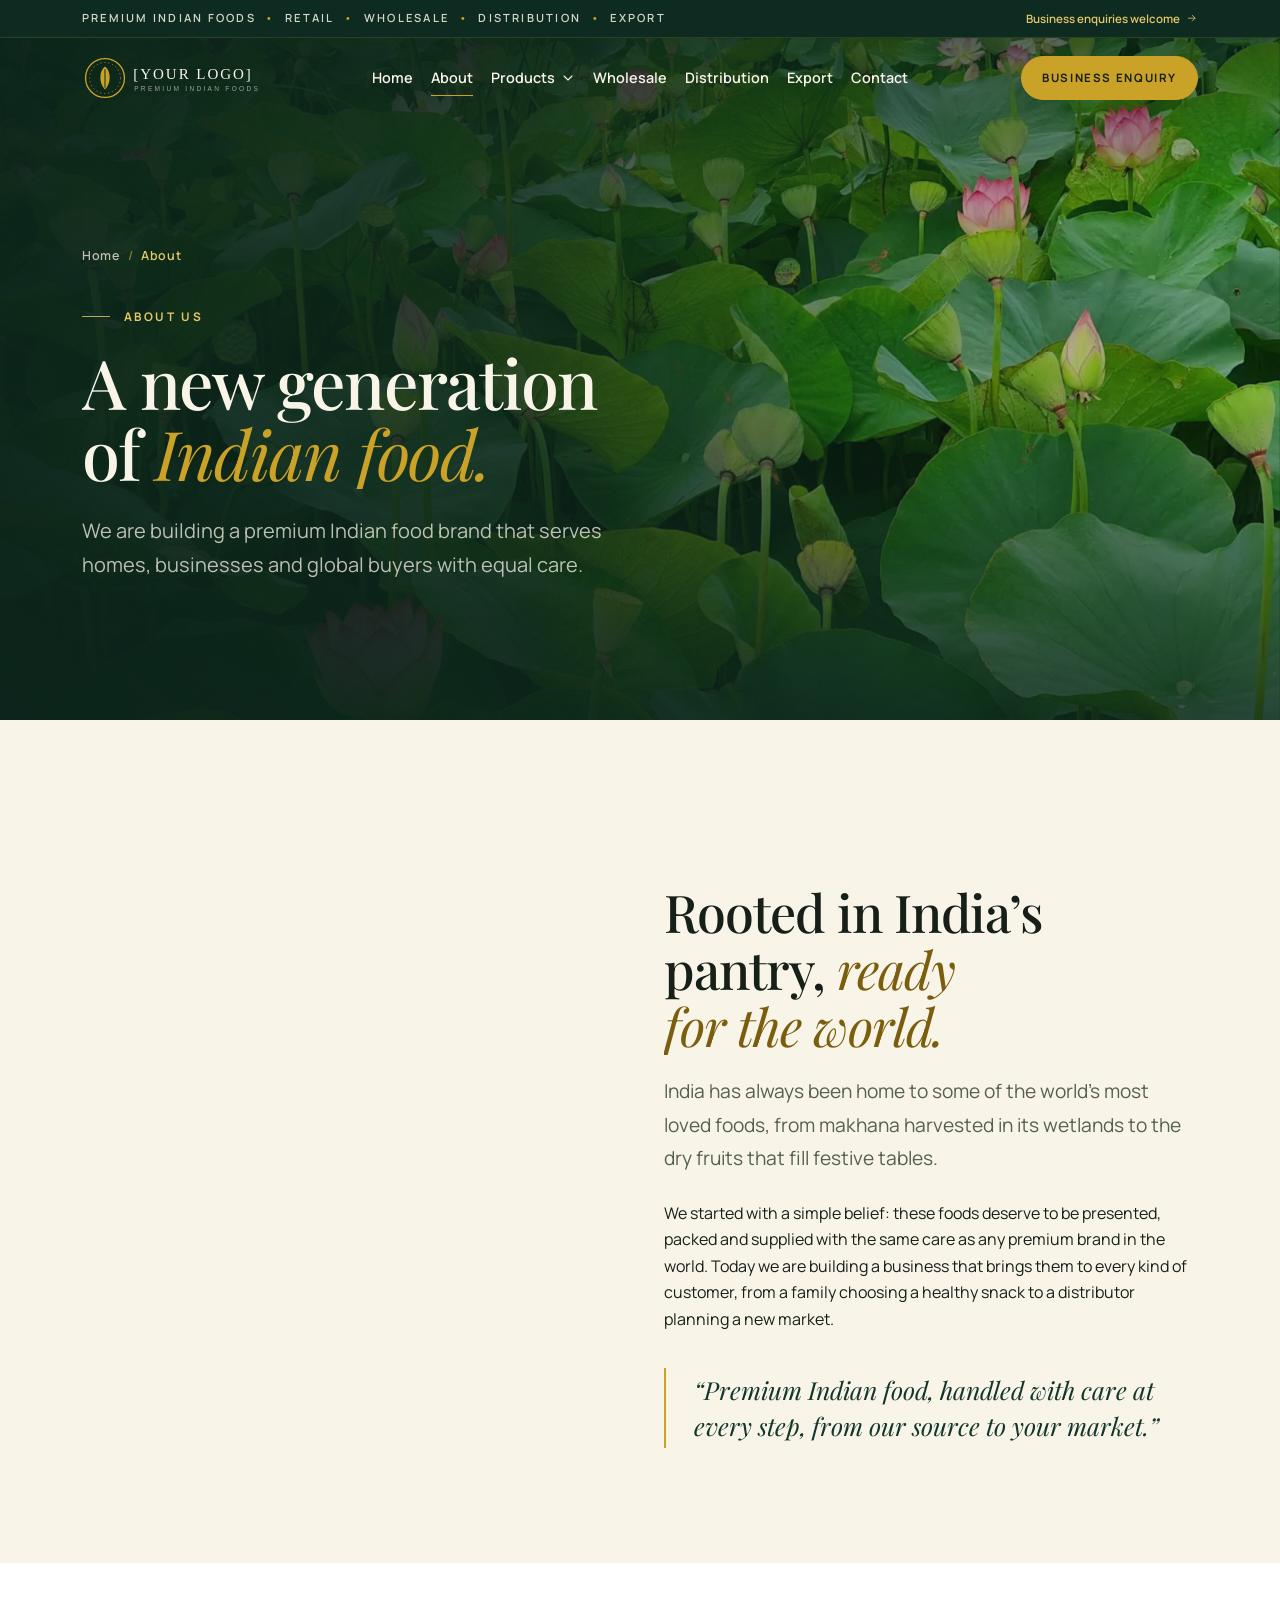
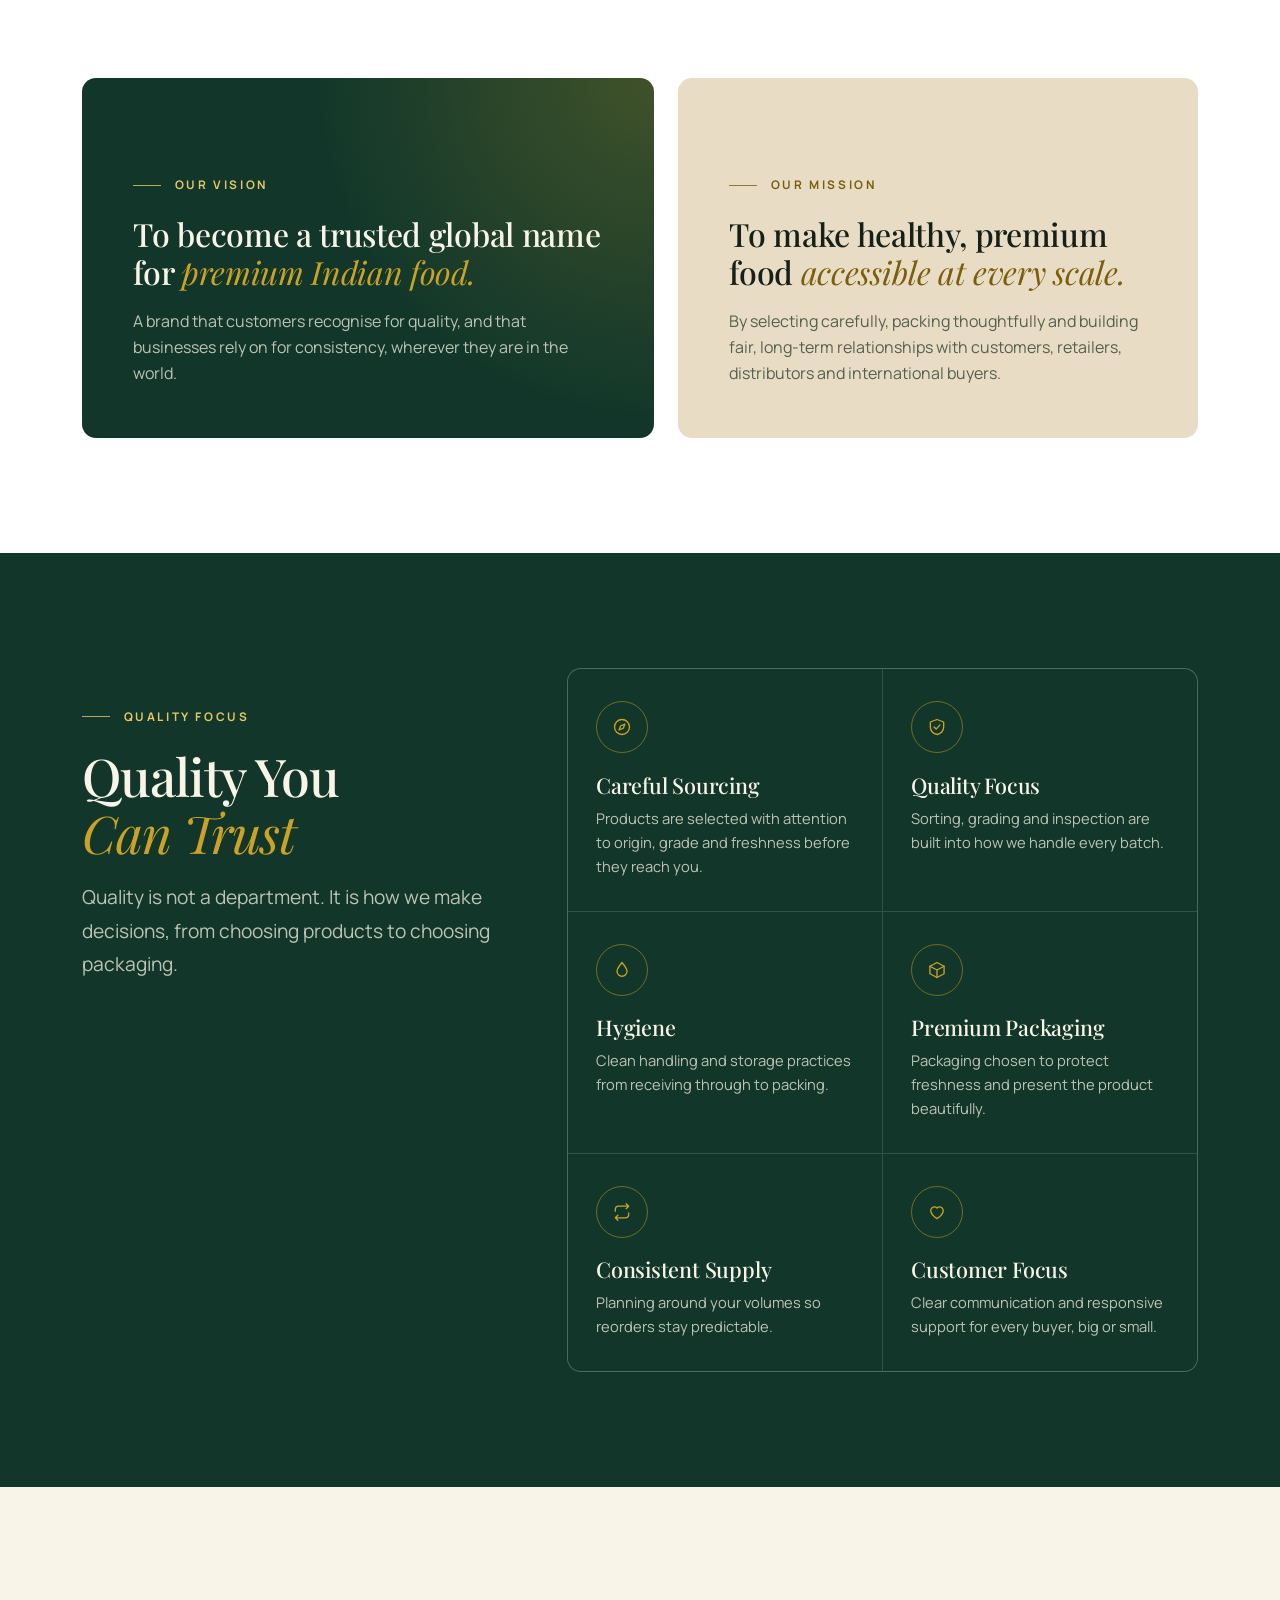
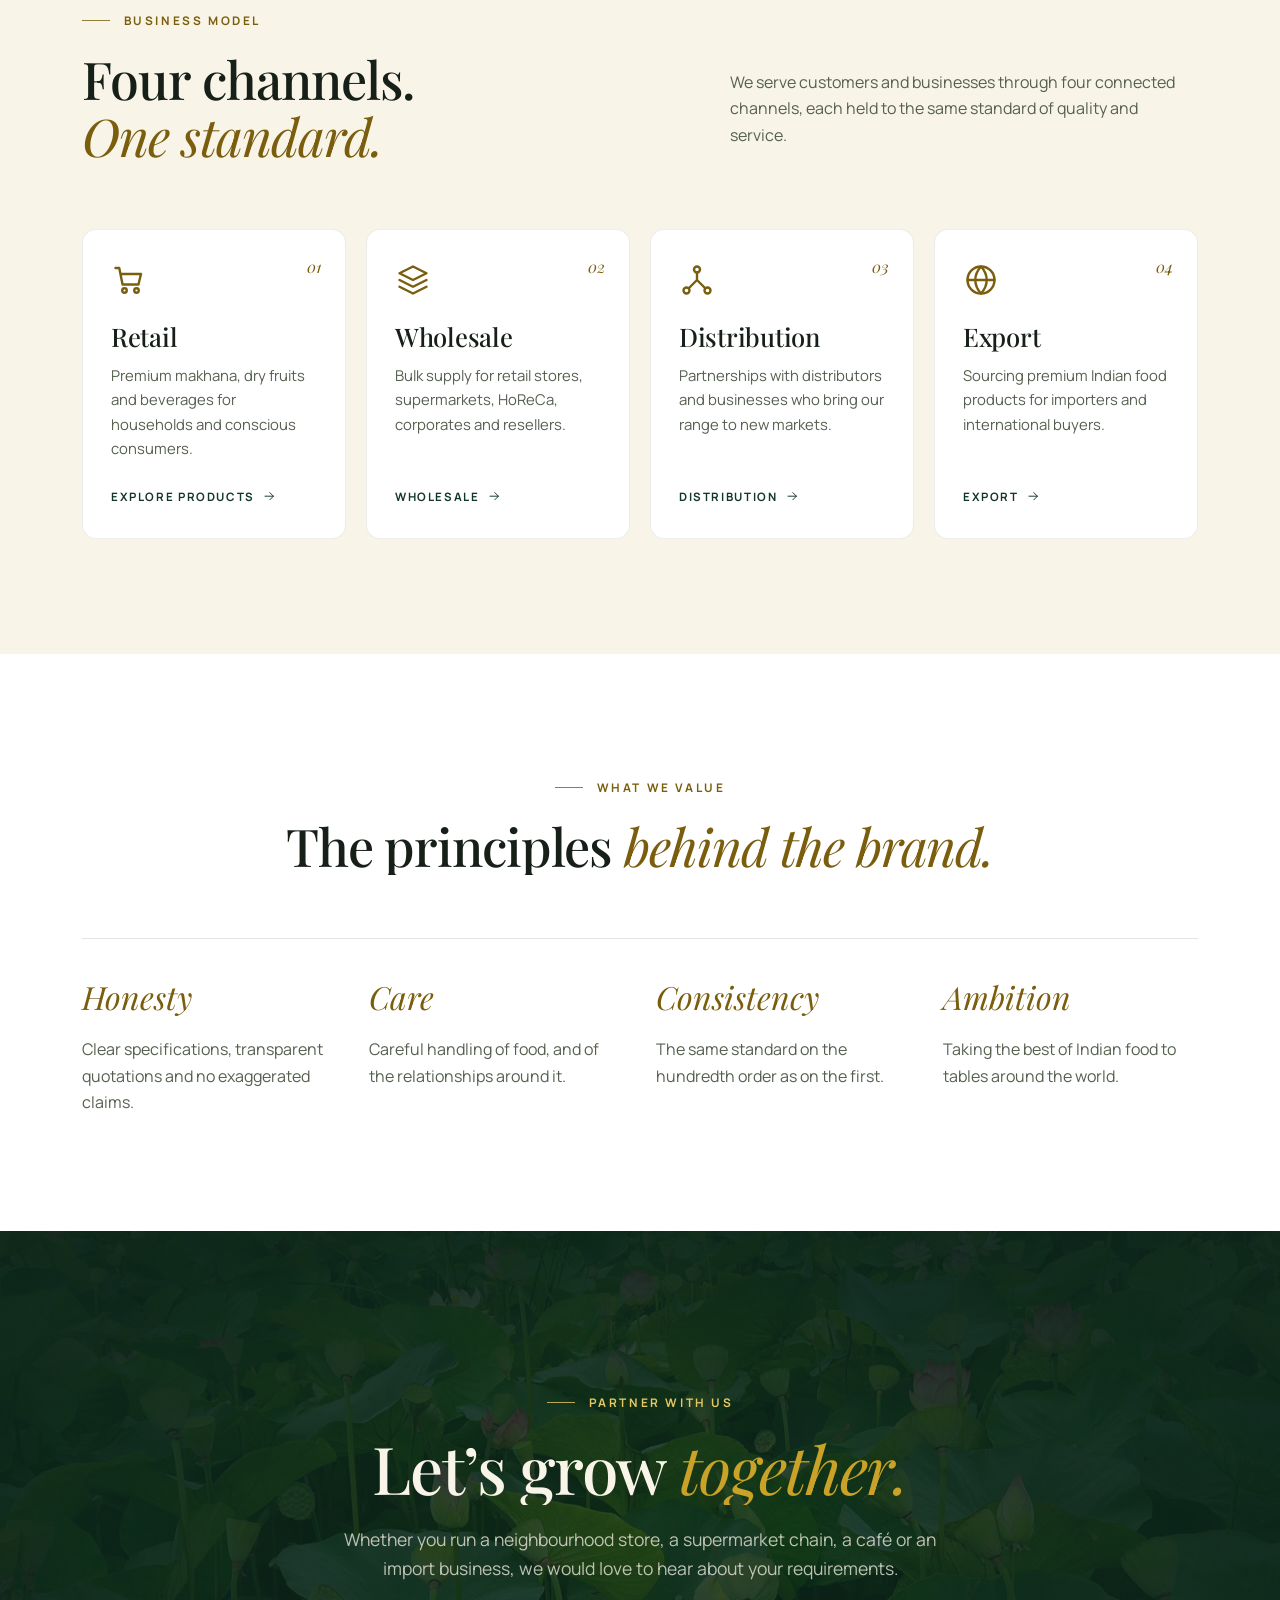
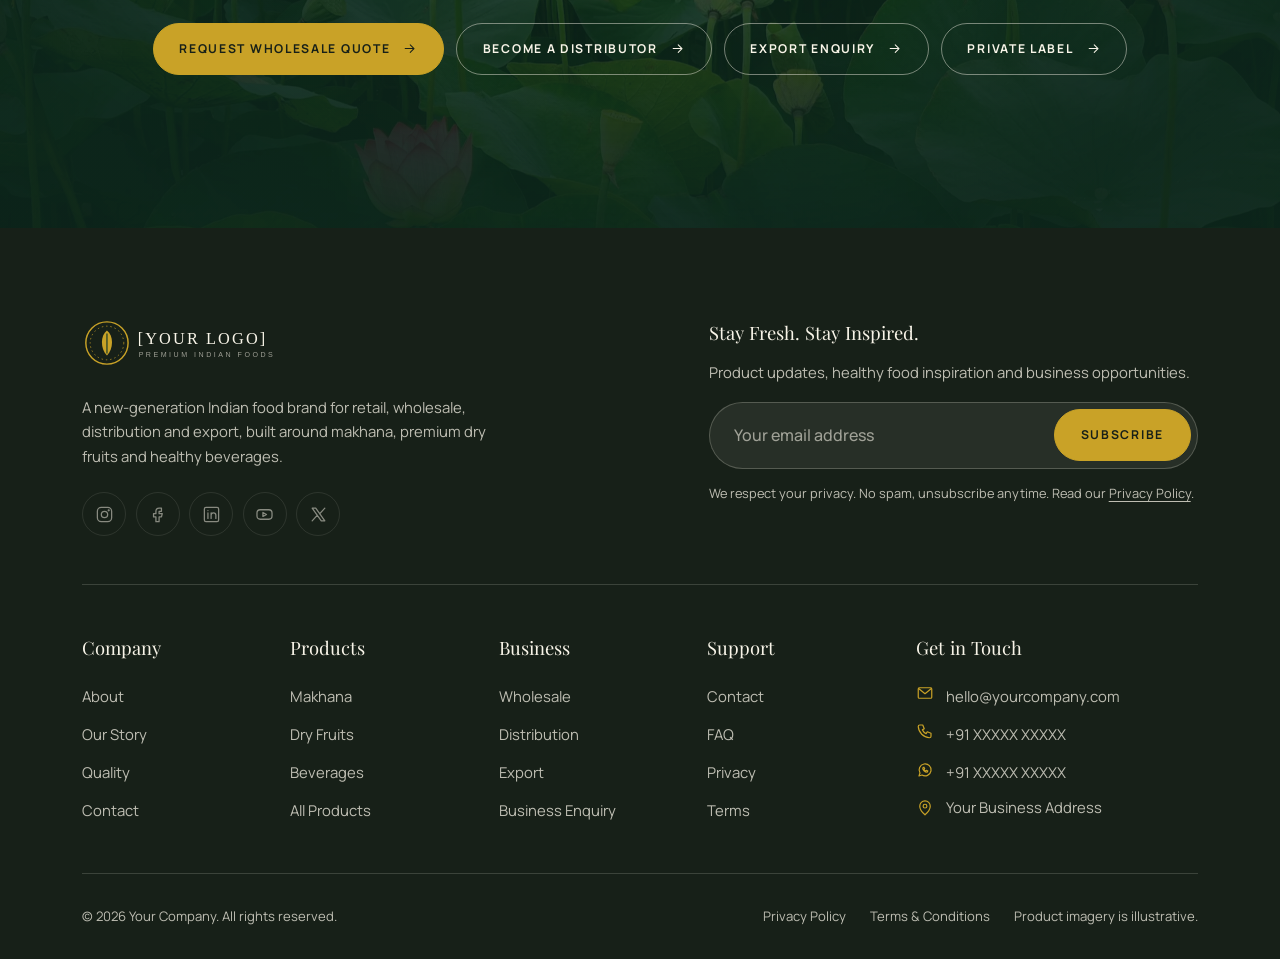
<file: pages/about.html>
<!DOCTYPE html>
<html lang="en-IN">
<head>
<meta charset="utf-8">
<meta name="viewport" content="width=device-width, initial-scale=1">
<title>About Us | A New-Generation Indian Food Brand | Your Company</title>
<meta name="description" content="Learn about our story, vision and mission: a new-generation Indian food business offering makhana, dry fruits and healthy beverages through retail, wholesale, distribution and export.">
<link rel="canonical" href="https://www.yourdomain.com/pages/about.html">
<meta name="theme-color" content="#12372A">
<meta property="og:type" content="website">
<meta property="og:site_name" content="Your Company">
<meta property="og:locale" content="en_IN">
<meta property="og:title" content="About Us | A New-Generation Indian Food Brand | Your Company">
<meta property="og:description" content="Learn about our story, vision and mission: a new-generation Indian food business offering makhana, dry fruits and healthy beverages through retail, wholesale, distribution and export.">
<meta property="og:url" content="https://www.yourdomain.com/pages/about.html">
<meta property="og:image" content="https://www.yourdomain.com/assets/images/og-image.jpg">
<meta property="og:image:width" content="1200">
<meta property="og:image:height" content="630">
<meta name="twitter:card" content="summary_large_image">
<meta name="twitter:title" content="About Us | A New-Generation Indian Food Brand | Your Company">
<meta name="twitter:description" content="Learn about our story, vision and mission: a new-generation Indian food business offering makhana, dry fruits and healthy beverages through retail, wholesale, distribution and export.">
<meta name="twitter:image" content="https://www.yourdomain.com/assets/images/og-image.jpg">
<link rel="icon" href="../assets/icons/favicon.svg" type="image/svg+xml">
<link rel="apple-touch-icon" href="../assets/icons/apple-touch-icon.png">
<link rel="preconnect" href="https://fonts.googleapis.com">
<link rel="preconnect" href="https://fonts.gstatic.com" crossorigin>
<link rel="preconnect" href="https://cdn.jsdelivr.net" crossorigin>
<link rel="stylesheet" href="https://fonts.googleapis.com/css2?family=Manrope:wght@400;500;600;700&amp;family=Playfair+Display:ital,wght@0,400;0,500;0,600;1,400;1,500&amp;display=swap">
<link rel="stylesheet" href="https://cdn.jsdelivr.net/npm/bootstrap@5.3.3/dist/css/bootstrap.min.css" integrity="sha384-QWTKZyjpPEjISv5WaRU9OFeRpok6YctnYmDr5pNlyT2bRjXh0JMhjY6hW+ALEwIH" crossorigin="anonymous">
<link rel="stylesheet" href="../assets/css/style.css">
<link rel="stylesheet" href="../assets/css/responsive.css">
<script>document.documentElement.classList.add('js');</script>
<script type="application/ld+json">{"@context":"https://schema.org","@type":"BreadcrumbList","itemListElement":[{"@type":"ListItem","position":1,"name":"Home","item":"https://www.yourdomain.com/"},{"@type":"ListItem","position":2,"name":"About","item":"https://www.yourdomain.com/pages/about.html"}]}</script>
</head>
<body class="page-about" data-base="../">
<a class="skip-link" href="#main">Skip to main content</a>
<svg xmlns="http://www.w3.org/2000/svg" aria-hidden="true" focusable="false" style="position:absolute;width:0;height:0;overflow:hidden"><defs><symbol id="i-arrow-right" viewBox="0 0 24 24" fill="none" stroke="currentColor" stroke-width="1.6" stroke-linecap="round" stroke-linejoin="round"><path d="M5 12h14M13 6l6 6-6 6"/></symbol><symbol id="i-arrow-up-right" viewBox="0 0 24 24" fill="none" stroke="currentColor" stroke-width="1.6" stroke-linecap="round" stroke-linejoin="round"><path d="M7 17L17 7M8 7h9v9"/></symbol><symbol id="i-arrow-up" viewBox="0 0 24 24" fill="none" stroke="currentColor" stroke-width="1.6" stroke-linecap="round" stroke-linejoin="round"><path d="M12 19V5M6 11l6-6 6 6"/></symbol><symbol id="i-chevron-down" viewBox="0 0 24 24" fill="none" stroke="currentColor" stroke-width="1.6" stroke-linecap="round" stroke-linejoin="round"><path d="M6 9l6 6 6-6"/></symbol><symbol id="i-chevron-left" viewBox="0 0 24 24" fill="none" stroke="currentColor" stroke-width="1.6" stroke-linecap="round" stroke-linejoin="round"><path d="M15 6l-6 6 6 6"/></symbol><symbol id="i-chevron-right" viewBox="0 0 24 24" fill="none" stroke="currentColor" stroke-width="1.6" stroke-linecap="round" stroke-linejoin="round"><path d="M9 6l6 6-6 6"/></symbol><symbol id="i-check" viewBox="0 0 24 24" fill="none" stroke="currentColor" stroke-width="1.6" stroke-linecap="round" stroke-linejoin="round"><path d="M5 12.5l4.5 4.5L19 7.5"/></symbol><symbol id="i-close" viewBox="0 0 24 24" fill="none" stroke="currentColor" stroke-width="1.6" stroke-linecap="round" stroke-linejoin="round"><path d="M6 6l12 12M18 6L6 18"/></symbol><symbol id="i-leaf" viewBox="0 0 24 24" fill="none" stroke="currentColor" stroke-width="1.6" stroke-linecap="round" stroke-linejoin="round"><path d="M5 19c0-8 5-14 15-14 0 10-6 15-14 15"/><path d="M5 19c3-4 6-7 10-9"/></symbol><symbol id="i-seedling" viewBox="0 0 24 24" fill="none" stroke="currentColor" stroke-width="1.6" stroke-linecap="round" stroke-linejoin="round"><path d="M12 21v-9"/><path d="M12 12c0-4-3-7-8-7 0 4 3 7 8 7z"/><path d="M12 10c0-3 2.5-6 7-6 0 3.5-2.5 6-7 6z"/></symbol><symbol id="i-box" viewBox="0 0 24 24" fill="none" stroke="currentColor" stroke-width="1.6" stroke-linecap="round" stroke-linejoin="round"><path d="M3.5 7.5L12 3l8.5 4.5v9L12 21l-8.5-4.5z"/><path d="M3.5 7.5L12 12l8.5-4.5M12 12v9"/></symbol><symbol id="i-truck" viewBox="0 0 24 24" fill="none" stroke="currentColor" stroke-width="1.6" stroke-linecap="round" stroke-linejoin="round"><path d="M2 6h11v10H2zM13 9h4.5l3.5 3.5V16h-8"/><circle cx="6.5" cy="17.5" r="1.8"/><circle cx="17" cy="17.5" r="1.8"/></symbol><symbol id="i-globe" viewBox="0 0 24 24" fill="none" stroke="currentColor" stroke-width="1.6" stroke-linecap="round" stroke-linejoin="round"><circle cx="12" cy="12" r="9"/><path d="M3 12h18"/><path d="M12 3c2.5 2.7 3.8 5.7 3.8 9s-1.3 6.3-3.8 9c-2.5-2.7-3.8-5.7-3.8-9S9.5 5.7 12 3z"/></symbol><symbol id="i-partner" viewBox="0 0 24 24" fill="none" stroke="currentColor" stroke-width="1.6" stroke-linecap="round" stroke-linejoin="round"><circle cx="9" cy="12" r="6"/><circle cx="15" cy="12" r="6"/></symbol><symbol id="i-store" viewBox="0 0 24 24" fill="none" stroke="currentColor" stroke-width="1.6" stroke-linecap="round" stroke-linejoin="round"><path d="M3 9l1.5-5h15L21 9M3 9h18"/><path d="M3 9c0 1.7 1.3 3 3 3s3-1.3 3-3c0 1.7 1.3 3 3 3s3-1.3 3-3c0 1.7 1.3 3 3 3s3-1.3 3-3"/><path d="M5 12v9h14v-9M10 21v-5h4v5"/></symbol><symbol id="i-building" viewBox="0 0 24 24" fill="none" stroke="currentColor" stroke-width="1.6" stroke-linecap="round" stroke-linejoin="round"><path d="M4 21V4h11v17M15 9h5v12M2 21h20M8 8h3M8 12h3M8 16h3"/></symbol><symbol id="i-shield" viewBox="0 0 24 24" fill="none" stroke="currentColor" stroke-width="1.6" stroke-linecap="round" stroke-linejoin="round"><path d="M12 3l8 3v6c0 4.5-3.4 8.3-8 9-4.6-.7-8-4.5-8-9V6z"/><path d="M8.5 12l2.5 2.5 4.5-5"/></symbol><symbol id="i-sparkle" viewBox="0 0 24 24" fill="none" stroke="currentColor" stroke-width="1.6" stroke-linecap="round" stroke-linejoin="round"><path d="M12 3l1.8 5.2L19 10l-5.2 1.8L12 17l-1.8-5.2L5 10l5.2-1.8z"/><path d="M19 16l.7 1.8 1.8.7-1.8.7-.7 1.8-.7-1.8-1.8-.7 1.8-.7z"/></symbol><symbol id="i-droplet" viewBox="0 0 24 24" fill="none" stroke="currentColor" stroke-width="1.6" stroke-linecap="round" stroke-linejoin="round"><path d="M12 3c3.5 4.2 6 7.6 6 10.5a6 6 0 0 1-12 0C6 10.6 8.5 7.2 12 3z"/></symbol><symbol id="i-heart" viewBox="0 0 24 24" fill="none" stroke="currentColor" stroke-width="1.6" stroke-linecap="round" stroke-linejoin="round"><path d="M12 20s-7.5-4.6-7.5-10A4.3 4.3 0 0 1 12 7.4 4.3 4.3 0 0 1 19.5 10c0 5.4-7.5 10-7.5 10z"/></symbol><symbol id="i-users" viewBox="0 0 24 24" fill="none" stroke="currentColor" stroke-width="1.6" stroke-linecap="round" stroke-linejoin="round"><circle cx="9" cy="8" r="3.5"/><path d="M2.5 20c0-3.6 2.9-6 6.5-6s6.5 2.4 6.5 6M16 4.6a3.5 3.5 0 0 1 0 6.8M18 14.2c2.1.7 3.5 2.8 3.5 5.8"/></symbol><symbol id="i-file" viewBox="0 0 24 24" fill="none" stroke="currentColor" stroke-width="1.6" stroke-linecap="round" stroke-linejoin="round"><path d="M6 3h8l4 4v14H6z"/><path d="M14 3v4h4M9 12h6M9 16h6"/></symbol><symbol id="i-ship" viewBox="0 0 24 24" fill="none" stroke="currentColor" stroke-width="1.6" stroke-linecap="round" stroke-linejoin="round"><path d="M4 14h16l-2.5 6h-11z"/><path d="M6 14V9h12v5M10 9V5h4v4"/></symbol><symbol id="i-layers" viewBox="0 0 24 24" fill="none" stroke="currentColor" stroke-width="1.6" stroke-linecap="round" stroke-linejoin="round"><path d="M12 3l9 4.5-9 4.5-9-4.5z"/><path d="M3 12l9 4.5 9-4.5M3 16.5L12 21l9-4.5"/></symbol><symbol id="i-tag" viewBox="0 0 24 24" fill="none" stroke="currentColor" stroke-width="1.6" stroke-linecap="round" stroke-linejoin="round"><path d="M3 12V4h8l10 10-8 8z"/><circle cx="7.5" cy="7.5" r="1.5"/></symbol><symbol id="i-mail" viewBox="0 0 24 24" fill="none" stroke="currentColor" stroke-width="1.6" stroke-linecap="round" stroke-linejoin="round"><rect x="3" y="5" width="18" height="14" rx="1.5"/><path d="M3.5 6l8.5 7 8.5-7"/></symbol><symbol id="i-phone" viewBox="0 0 24 24" fill="none" stroke="currentColor" stroke-width="1.6" stroke-linecap="round" stroke-linejoin="round"><path d="M5 4h4l2 5-2.5 1.5a11 11 0 0 0 5 5L15 13l5 2v4a2 2 0 0 1-2 2A16 16 0 0 1 3 6a2 2 0 0 1 2-2z"/></symbol><symbol id="i-whatsapp" viewBox="0 0 24 24" fill="none" stroke="currentColor" stroke-width="1.6" stroke-linecap="round" stroke-linejoin="round"><path d="M4 20l1.3-4A8 8 0 1 1 8 18.7z"/><path d="M9 9.2c0 3 2.6 5.8 5.8 5.8l1-1.6-2-1-1 1c-1-.5-1.7-1.2-2.2-2.2l1-1-1-2z"/></symbol><symbol id="i-pin" viewBox="0 0 24 24" fill="none" stroke="currentColor" stroke-width="1.6" stroke-linecap="round" stroke-linejoin="round"><path d="M12 21s-7-6.2-7-11.5A7 7 0 0 1 19 9.5C19 14.8 12 21 12 21z"/><circle cx="12" cy="9.5" r="2.5"/></symbol><symbol id="i-clock" viewBox="0 0 24 24" fill="none" stroke="currentColor" stroke-width="1.6" stroke-linecap="round" stroke-linejoin="round"><circle cx="12" cy="12" r="9"/><path d="M12 7v5l3 2"/></symbol><symbol id="i-instagram" viewBox="0 0 24 24" fill="none" stroke="currentColor" stroke-width="1.6" stroke-linecap="round" stroke-linejoin="round"><rect x="3" y="3" width="18" height="18" rx="5"/><circle cx="12" cy="12" r="4"/><circle cx="17.3" cy="6.7" r=".6" fill="currentColor"/></symbol><symbol id="i-facebook" viewBox="0 0 24 24" fill="none" stroke="currentColor" stroke-width="1.6" stroke-linecap="round" stroke-linejoin="round"><path d="M14 8h3V4h-3a4 4 0 0 0-4 4v3H7v4h3v6h4v-6h3l1-4h-4V8z"/></symbol><symbol id="i-linkedin" viewBox="0 0 24 24" fill="none" stroke="currentColor" stroke-width="1.6" stroke-linecap="round" stroke-linejoin="round"><rect x="3" y="3" width="18" height="18" rx="2"/><path d="M7.5 10v7M7.5 7v.01M11.5 17v-7M11.5 13a3 3 0 0 1 6 0v4"/></symbol><symbol id="i-youtube" viewBox="0 0 24 24" fill="none" stroke="currentColor" stroke-width="1.6" stroke-linecap="round" stroke-linejoin="round"><rect x="2.5" y="6" width="19" height="12" rx="4"/><path d="M10 9.5v5l4.5-2.5z"/></symbol><symbol id="i-x" viewBox="0 0 24 24" fill="none" stroke="currentColor" stroke-width="1.6" stroke-linecap="round" stroke-linejoin="round"><path d="M4 4h4.5L20 20h-4.5zM20 4l-6.6 7.2M4 20l6.6-7.2"/></symbol><symbol id="i-quote" viewBox="0 0 24 24" fill="none" stroke="currentColor" stroke-width="1.6" stroke-linecap="round" stroke-linejoin="round"><path d="M10 7c-3 .6-5 2.8-5 6.5V17h5v-5H7.6c.2-1.8 1.1-2.9 2.4-3.3zM19 7c-3 .6-5 2.8-5 6.5V17h5v-5h-2.4c.2-1.8 1.1-2.9 2.4-3.3z"/></symbol><symbol id="i-award" viewBox="0 0 24 24" fill="none" stroke="currentColor" stroke-width="1.6" stroke-linecap="round" stroke-linejoin="round"><circle cx="12" cy="9" r="6"/><path d="M8.5 14L7 21l5-2.5 5 2.5-1.5-7"/></symbol><symbol id="i-repeat" viewBox="0 0 24 24" fill="none" stroke="currentColor" stroke-width="1.6" stroke-linecap="round" stroke-linejoin="round"><path d="M17 2l3 3-3 3M4 11V9a4 4 0 0 1 4-4h12M7 22l-3-3 3-3M20 13v2a4 4 0 0 1-4 4H4"/></symbol><symbol id="i-compass" viewBox="0 0 24 24" fill="none" stroke="currentColor" stroke-width="1.6" stroke-linecap="round" stroke-linejoin="round"><circle cx="12" cy="12" r="9"/><path d="M15.5 8.5l-2 5-5 2 2-5z"/></symbol><symbol id="i-network" viewBox="0 0 24 24" fill="none" stroke="currentColor" stroke-width="1.6" stroke-linecap="round" stroke-linejoin="round"><circle cx="12" cy="5" r="2"/><circle cx="5" cy="19" r="2"/><circle cx="19" cy="19" r="2"/><path d="M12 7v5M12 12l-5.5 5.5M12 12l5.5 5.5"/></symbol><symbol id="i-route" viewBox="0 0 24 24" fill="none" stroke="currentColor" stroke-width="1.6" stroke-linecap="round" stroke-linejoin="round"><circle cx="6" cy="19" r="2"/><circle cx="18" cy="5" r="2"/><path d="M8 19h7.5a3.5 3.5 0 0 0 0-7h-7a3.5 3.5 0 0 1 0-7H16"/></symbol><symbol id="i-cup" viewBox="0 0 24 24" fill="none" stroke="currentColor" stroke-width="1.6" stroke-linecap="round" stroke-linejoin="round"><path d="M4 9h13v5a5 5 0 0 1-5 5H9a5 5 0 0 1-5-5z"/><path d="M17 10h1.5a2.5 2.5 0 0 1 0 5H17M8 3v3M12 3v3"/></symbol><symbol id="i-cart" viewBox="0 0 24 24" fill="none" stroke="currentColor" stroke-width="1.6" stroke-linecap="round" stroke-linejoin="round"><path d="M3 4h2.5l2.2 11h10.6L20 8H6.5"/><circle cx="9" cy="19" r="1.5"/><circle cx="17" cy="19" r="1.5"/></symbol><symbol id="i-eye" viewBox="0 0 24 24" fill="none" stroke="currentColor" stroke-width="1.6" stroke-linecap="round" stroke-linejoin="round"><path d="M2 12s3.6-7 10-7 10 7 10 7-3.6 7-10 7S2 12 2 12z"/><circle cx="12" cy="12" r="3"/></symbol><symbol id="i-send" viewBox="0 0 24 24" fill="none" stroke="currentColor" stroke-width="1.6" stroke-linecap="round" stroke-linejoin="round"><path d="M4 12l16-8-6 16-2.5-6.5z"/><path d="M11.5 13.5L20 4"/></symbol><symbol id="i-message" viewBox="0 0 24 24" fill="none" stroke="currentColor" stroke-width="1.6" stroke-linecap="round" stroke-linejoin="round"><path d="M4 5h16v11H9l-5 4z"/></symbol><symbol id="i-sun" viewBox="0 0 24 24" fill="none" stroke="currentColor" stroke-width="1.6" stroke-linecap="round" stroke-linejoin="round"><circle cx="12" cy="12" r="4"/><path d="M12 2v2M12 20v2M2 12h2M20 12h2M4.9 4.9l1.4 1.4M17.7 17.7l1.4 1.4M4.9 19.1l1.4-1.4M17.7 6.3l1.4-1.4"/></symbol><symbol id="i-scale" viewBox="0 0 24 24" fill="none" stroke="currentColor" stroke-width="1.6" stroke-linecap="round" stroke-linejoin="round"><path d="M12 3v18M7 21h10M5 7h14M5 7l-3 7a3 3 0 0 0 6 0zM19 7l-3 7a3 3 0 0 0 6 0z"/></symbol><symbol id="i-hotel" viewBox="0 0 24 24" fill="none" stroke="currentColor" stroke-width="1.6" stroke-linecap="round" stroke-linejoin="round"><path d="M3 21V9l9-6 9 6v12M3 21h18M9 21v-5h6v5M8 11h2M14 11h2"/></symbol><symbol id="i-briefcase" viewBox="0 0 24 24" fill="none" stroke="currentColor" stroke-width="1.6" stroke-linecap="round" stroke-linejoin="round"><rect x="3" y="7" width="18" height="13" rx="1.5"/><path d="M8 7V4h8v3M3 13h18"/></symbol><symbol id="i-search" viewBox="0 0 24 24" fill="none" stroke="currentColor" stroke-width="1.6" stroke-linecap="round" stroke-linejoin="round"><circle cx="11" cy="11" r="7"/><path d="M20 20l-4-4"/></symbol><symbol id="i-info" viewBox="0 0 24 24" fill="none" stroke="currentColor" stroke-width="1.6" stroke-linecap="round" stroke-linejoin="round"><circle cx="12" cy="12" r="9"/><path d="M12 11v6M12 7.5v.01"/></symbol><symbol id="i-alert" viewBox="0 0 24 24" fill="none" stroke="currentColor" stroke-width="1.6" stroke-linecap="round" stroke-linejoin="round"><path d="M12 3l10 18H2z"/><path d="M12 10v5M12 18v.01"/></symbol><symbol id="i-grid" viewBox="0 0 24 24" fill="none" stroke="currentColor" stroke-width="1.6" stroke-linecap="round" stroke-linejoin="round"><rect x="4" y="4" width="7" height="7"/><rect x="13" y="4" width="7" height="7"/><rect x="4" y="13" width="7" height="7"/><rect x="13" y="13" width="7" height="7"/></symbol></defs></svg>
<header class="site-header" data-header>
  <div class="announce">
    <div class="container announce__inner">
      <p class="announce__text"><span class="announce__lead">Premium Indian Foods<span aria-hidden="true">•</span></span>Retail<span aria-hidden="true">•</span>Wholesale<span aria-hidden="true">•</span>Distribution<span aria-hidden="true">•</span>Export</p>
      <a class="announce__link" href="enquiry.html">Business enquiries welcome <svg class="icon" aria-hidden="true" focusable="false"><use href="#i-arrow-right"></use></svg></a>
    </div>
  </div>
  <nav class="nav" aria-label="Primary">
    <div class="container nav__inner">
      <a class="brand" href="../index.html" aria-label="Your Company home">
        <img class="brand__logo brand__logo--light" src="../assets/images/brand/logo-light.svg" alt="" width="200" height="52">
        <img class="brand__logo brand__logo--dark" src="../assets/images/brand/logo-dark.svg" alt="" width="200" height="52">
      </a>
      <ul class="nav__menu">
        <li><a class="nav__link" href="../index.html">Home</a></li>
        <li><a class="nav__link" href="about.html" aria-current="page">About</a></li>
        <li class="nav__dd" data-dropdown>
          <button class="nav__link nav__dd-toggle" type="button" aria-expanded="false" aria-controls="mega-products">Products <svg class="icon" aria-hidden="true" focusable="false"><use href="#i-chevron-down"></use></svg></button>
          <div class="mega" id="mega-products">
            <div class="mega__inner">
              <a class="mega__card" href="makhana.html">
                <span class="mega__img"><img src="../assets/images/products/category-makhana.webp" alt="" width="800" height="1000" loading="lazy" decoding="async"></span>
                <span class="mega__label">Makhana</span><span class="mega__desc">Premium fox nuts</span>
              </a>
              <a class="mega__card" href="dry-fruits.html">
                <span class="mega__img"><img src="../assets/images/products/category-dry-fruits.webp" alt="" width="800" height="1000" loading="lazy" decoding="async"></span>
                <span class="mega__label">Dry Fruits</span><span class="mega__desc">Almonds, cashews &amp; more</span>
              </a>
              <a class="mega__card" href="beverages.html">
                <span class="mega__img"><img src="../assets/images/products/category-beverages.webp" alt="" width="800" height="1000" loading="lazy" decoding="async"></span>
                <span class="mega__label">Beverages</span><span class="mega__desc">Wellness drink concepts</span>
              </a>
              <div class="mega__aside">
                <p class="eyebrow">Our Range</p>
                <a class="mega__all" href="products.html">All Products <svg class="icon" aria-hidden="true" focusable="false"><use href="#i-arrow-right"></use></svg></a>
                <a class="mega__sub" href="products.html#snacks">Healthy Snacks</a>
                <a class="mega__sub" href="enquiry.html?type=private-label">Private Label</a>
              </div>
            </div>
          </div>
        </li>
        <li><a class="nav__link" href="wholesale.html">Wholesale</a></li>
        <li><a class="nav__link" href="distribution.html">Distribution</a></li>
        <li><a class="nav__link" href="export.html">Export</a></li>
        <li><a class="nav__link" href="contact.html">Contact</a></li>
      </ul>
      <a class="btn-lux btn-lux--gold btn-lux--sm nav__cta" href="enquiry.html"><span class="btn-lux__label">Business Enquiry</span></a>
      <button class="burger" type="button" aria-expanded="false" aria-controls="mobile-menu" aria-label="Open menu" data-burger>
        <span class="burger__line"></span><span class="burger__line"></span><span class="burger__line"></span>
      </button>
    </div>
  </nav>
</header>
<div class="mobile-menu" id="mobile-menu" data-mobile-menu aria-label="Mobile navigation" role="dialog" aria-modal="true" hidden>
  <div class="mobile-menu__inner">
    <ul class="mobile-menu__list">
      <li style="--i:0"><a href="../index.html"><span class="mobile-menu__num">01</span>Home</a></li>
      <li style="--i:1"><a href="about.html" aria-current="page"><span class="mobile-menu__num">02</span>About</a></li>
      <li style="--i:2"><a href="products.html"><span class="mobile-menu__num">03</span>Products</a></li>
      <li style="--i:3"><a href="makhana.html"><span class="mobile-menu__num">04</span>Makhana</a></li>
      <li style="--i:4"><a href="dry-fruits.html"><span class="mobile-menu__num">05</span>Dry Fruits</a></li>
      <li style="--i:5"><a href="beverages.html"><span class="mobile-menu__num">06</span>Beverages</a></li>
      <li style="--i:6"><a href="wholesale.html"><span class="mobile-menu__num">07</span>Wholesale</a></li>
      <li style="--i:7"><a href="distribution.html"><span class="mobile-menu__num">08</span>Distribution</a></li>
      <li style="--i:8"><a href="export.html"><span class="mobile-menu__num">09</span>Export</a></li>
      <li style="--i:9"><a href="contact.html"><span class="mobile-menu__num">10</span>Contact</a></li>
    </ul>
    <div class="mobile-menu__foot">
      <a class="btn-lux btn-lux--gold w-100" href="enquiry.html"><span class="btn-lux__label">Business Enquiry</span><svg class="icon btn-lux__icon" aria-hidden="true" focusable="false"><use href="#i-arrow-right"></use></svg></a>
      <div class="mobile-menu__contact">
        <a href="contact.html" data-config="email" data-config-href="email">hello@yourcompany.com</a>
        <a href="contact.html" data-config-href="whatsapp"><svg class="icon" aria-hidden="true" focusable="false"><use href="#i-whatsapp"></use></svg> WhatsApp us</a>
      </div>
    </div>
  </div>
</div>
<main id="main" tabindex="-1">

<section class="page-hero" aria-labelledby="page-title">
  <div class="page-hero__bg" data-parallax="0.18"><img src="../assets/images/about/about-hero.webp" alt="" width="1920" height="1080" fetchpriority="high" decoding="async"></div>
  <div class="page-hero__overlay"></div>
  
  <div class="container page-hero__inner">
    <nav class="crumbs" aria-label="Breadcrumb"><ol><li><a href="../index.html">Home</a></li><li aria-current="page">About</li></ol></nav>
    <div class="page-hero__content">
      <p class="eyebrow eyebrow--light" data-reveal="fade-up">About Us</p>
      <h1 class="t-display t-display--page" id="page-title" data-reveal="fade-up" data-delay="1">A new generation of <em>Indian food.</em></h1>
      <p class="page-hero__lead" data-reveal="fade-up" data-delay="2">We are building a premium Indian food brand that serves homes, businesses and global buyers with equal care.</p>
      
    </div>
  </div>
</section>

<section class="section section--cream editorial" id="story" aria-labelledby="story-title">
  <div class="container">
    <div class="row g-5 align-items-center">
      <div class="col-lg-5">
        <div class="media media--portrait media--rounded media--parallax" data-reveal="image"><div class="media__inner" data-parallax="0.08"><img src="../assets/images/about/about-story.webp" alt="Pink lotus flower blooming in a pond" width="1000" height="1250" loading="lazy" decoding="async"></div></div>
      </div>
      <div class="col-lg-6 offset-lg-1">
        <p class="eyebrow" data-reveal="fade-up">Our Story</p>
        <h2 class="t-h2" id="story-title" data-reveal="fade-up" data-delay="1">Rooted in India’s pantry, <em>ready for the world.</em></h2>
        <p class="lead-lux" data-reveal="fade-up" data-delay="2">India has always been home to some of the world’s most loved foods, from makhana harvested in its wetlands to the dry fruits that fill festive tables.</p>
        <p data-reveal="fade-up" data-delay="2">We started with a simple belief: these foods deserve to be presented, packed and supplied with the same care as any premium brand in the world. Today we are building a business that brings them to every kind of customer, from a family choosing a healthy snack to a distributor planning a new market.</p>
        <!-- STORY: replace or extend this text with your founder story, year founded and location. -->
        <blockquote class="pull-quote" data-reveal="fade-up" data-delay="3"><p>“Premium Indian food, handled with care at every step, from our source to your market.”</p></blockquote>
      </div>
    </div>
  </div>
</section>

<section class="section vm" aria-label="Vision and mission">
  <div class="container">
    <div class="vm__grid" data-stagger>
      <article class="vm__card vm__card--vision">
        <p class="eyebrow eyebrow--light">Our Vision</p>
        <h2 class="t-h3">To become a trusted global name for <em>premium Indian food.</em></h2>
        <p>A brand that customers recognise for quality, and that businesses rely on for consistency, wherever they are in the world.</p>
      </article>
      <article class="vm__card vm__card--mission">
        <p class="eyebrow">Our Mission</p>
        <h2 class="t-h3">To make healthy, premium food <em>accessible at every scale.</em></h2>
        <p>By selecting carefully, packing thoughtfully and building fair, long-term relationships with customers, retailers, distributors and international buyers.</p>
      </article>
    </div>
  </div>
</section>

<section class="section section--forest quality" id="quality" aria-labelledby="qf-title">
  <div class="container">
    <div class="row g-5 align-items-center">
      <div class="col-lg-5">
        <p class="eyebrow eyebrow--light" data-reveal="fade-up">Quality Focus</p>
        <h2 class="t-h2" id="qf-title" data-reveal="fade-up" data-delay="1">Quality You <em>Can Trust</em></h2>
        <p class="lead-lux" data-reveal="fade-up" data-delay="2">Quality is not a department. It is how we make decisions, from choosing products to choosing packaging.</p>
        <div class="media media--rounded quality__media" data-reveal="image"><img src="../assets/images/about/quality-tray.webp" alt="Baskets of sorted nuts and dried fruits" width="1200" height="900" loading="lazy" decoding="async"></div>
      </div>
      <div class="col-lg-7"><div class="q-grid" data-stagger><div class="q-item"><span class="q-item__icon"><svg class="icon" aria-hidden="true" focusable="false"><use href="#i-compass"></use></svg></span><h3 class="q-item__title">Careful Sourcing</h3><p>Products are selected with attention to origin, grade and freshness before they reach you.</p></div><div class="q-item"><span class="q-item__icon"><svg class="icon" aria-hidden="true" focusable="false"><use href="#i-shield"></use></svg></span><h3 class="q-item__title">Quality Focus</h3><p>Sorting, grading and inspection are built into how we handle every batch.</p></div><div class="q-item"><span class="q-item__icon"><svg class="icon" aria-hidden="true" focusable="false"><use href="#i-droplet"></use></svg></span><h3 class="q-item__title">Hygiene</h3><p>Clean handling and storage practices from receiving through to packing.</p></div><div class="q-item"><span class="q-item__icon"><svg class="icon" aria-hidden="true" focusable="false"><use href="#i-box"></use></svg></span><h3 class="q-item__title">Premium Packaging</h3><p>Packaging chosen to protect freshness and present the product beautifully.</p></div><div class="q-item"><span class="q-item__icon"><svg class="icon" aria-hidden="true" focusable="false"><use href="#i-repeat"></use></svg></span><h3 class="q-item__title">Consistent Supply</h3><p>Planning around your volumes so reorders stay predictable.</p></div><div class="q-item"><span class="q-item__icon"><svg class="icon" aria-hidden="true" focusable="false"><use href="#i-heart"></use></svg></span><h3 class="q-item__title">Customer Focus</h3><p>Clear communication and responsive support for every buyer, big or small.</p></div></div>
<!-- CERTIFICATIONS: add your genuine certifications / licence numbers here once available. Do not list certifications you do not hold. --></div>
    </div>
  </div>
</section>

<section class="section section--cream model" aria-labelledby="model-title">
  <div class="container">
    <div class="sec-head sec-head--split">
  <div class="sec-head__main">
    <p class="eyebrow" data-reveal="fade-up">Business Model</p>
    <h2 class="t-h2" data-reveal="fade-up" data-delay="1" id="model-title">Four channels. <em>One standard.</em></h2>
  </div>
  <div class="sec-head__aside" data-reveal="fade-up" data-delay="2"><p class="sec-head__text">We serve customers and businesses through four connected channels, each held to the same standard of quality and service.</p></div>
</div>
    <div class="model__grid" data-stagger>
      <a class="model__item" href="products.html"><span class="model__n">01</span><svg class="icon model__icon" aria-hidden="true" focusable="false"><use href="#i-cart"></use></svg><h3>Retail</h3><p>Premium makhana, dry fruits and beverages for households and conscious consumers.</p><span class="model__more">Explore products <svg class="icon" aria-hidden="true" focusable="false"><use href="#i-arrow-right"></use></svg></span></a>
      <a class="model__item" href="wholesale.html"><span class="model__n">02</span><svg class="icon model__icon" aria-hidden="true" focusable="false"><use href="#i-layers"></use></svg><h3>Wholesale</h3><p>Bulk supply for retail stores, supermarkets, HoReCa, corporates and resellers.</p><span class="model__more">Wholesale <svg class="icon" aria-hidden="true" focusable="false"><use href="#i-arrow-right"></use></svg></span></a>
      <a class="model__item" href="distribution.html"><span class="model__n">03</span><svg class="icon model__icon" aria-hidden="true" focusable="false"><use href="#i-network"></use></svg><h3>Distribution</h3><p>Partnerships with distributors and businesses who bring our range to new markets.</p><span class="model__more">Distribution <svg class="icon" aria-hidden="true" focusable="false"><use href="#i-arrow-right"></use></svg></span></a>
      <a class="model__item" href="export.html"><span class="model__n">04</span><svg class="icon model__icon" aria-hidden="true" focusable="false"><use href="#i-globe"></use></svg><h3>Export</h3><p>Sourcing premium Indian food products for importers and international buyers.</p><span class="model__more">Export <svg class="icon" aria-hidden="true" focusable="false"><use href="#i-arrow-right"></use></svg></span></a>
    </div>
  </div>
</section>

<section class="section values" aria-labelledby="values-title">
  <div class="container">
    <div class="sec-head sec-head--center">
  <div class="sec-head__main">
    <p class="eyebrow" data-reveal="fade-up">What We Value</p>
    <h2 class="t-h2" data-reveal="fade-up" data-delay="1" id="values-title">The principles <em>behind the brand.</em></h2>
  </div>
  
</div>
    <div class="values__grid" data-stagger>
      <div class="value"><span class="value__k">Honesty</span><p>Clear specifications, transparent quotations and no exaggerated claims.</p></div>
      <div class="value"><span class="value__k">Care</span><p>Careful handling of food, and of the relationships around it.</p></div>
      <div class="value"><span class="value__k">Consistency</span><p>The same standard on the hundredth order as on the first.</p></div>
      <div class="value"><span class="value__k">Ambition</span><p>Taking the best of Indian food to tables around the world.</p></div>
    </div>
  </div>
</section>

<section class="cta-band" aria-labelledby="cta-title">
  <div class="cta-band__bg" data-parallax="0.2"><img src="../assets/images/about/about-hero.webp" alt="" width="1920" height="1080" loading="lazy" decoding="async"></div>
  <div class="cta-band__overlay"></div>
  <div class="container cta-band__inner">
    <p class="eyebrow eyebrow--light" data-reveal="fade-up">Partner With Us</p>
    <h2 class="t-h2 t-h2--xl" id="cta-title" data-reveal="fade-up" data-delay="1">Let’s grow <em>together.</em></h2>
    <p class="cta-band__text" data-reveal="fade-up" data-delay="2">Whether you run a neighbourhood store, a supermarket chain, a café or an import business, we would love to hear about your requirements.</p>
    <div class="cta-band__actions" data-reveal="fade-up" data-delay="3"><a class="btn-lux btn-lux--gold" href="enquiry.html?type=wholesale"><span class="btn-lux__label">Request Wholesale Quote</span><svg class="icon btn-lux__icon" aria-hidden="true" focusable="false"><use href="#i-arrow-right"></use></svg></a><a class="btn-lux btn-lux--ghost" href="enquiry.html?type=distribution"><span class="btn-lux__label">Become a Distributor</span><svg class="icon btn-lux__icon" aria-hidden="true" focusable="false"><use href="#i-arrow-right"></use></svg></a><a class="btn-lux btn-lux--ghost" href="enquiry.html?type=export"><span class="btn-lux__label">Export Enquiry</span><svg class="icon btn-lux__icon" aria-hidden="true" focusable="false"><use href="#i-arrow-right"></use></svg></a><a class="btn-lux btn-lux--ghost" href="enquiry.html?type=private-label"><span class="btn-lux__label">Private Label</span><svg class="icon btn-lux__icon" aria-hidden="true" focusable="false"><use href="#i-arrow-right"></use></svg></a></div>
  </div>
</section>

</main>
<footer class="footer">
  <div class="container">
    <div class="footer__top">
      <div class="footer__brand">
        <a class="brand brand--footer" href="../index.html" aria-label="Your Company home"><img src="../assets/images/brand/logo-light.svg" alt="" width="200" height="52" loading="lazy"></a>
        <p class="footer__tagline">A new-generation Indian food brand for retail, wholesale, distribution and export, built around makhana, premium dry fruits and healthy beverages.</p>
        <ul class="social" aria-label="Social media"><li><span class="social__link is-placeholder" data-social="instagram" title="Instagram — add your link in assets/js/config.js"><span class="visually-hidden">Instagram</span><svg class="icon" aria-hidden="true" focusable="false"><use href="#i-instagram"></use></svg></span></li><li><span class="social__link is-placeholder" data-social="facebook" title="Facebook — add your link in assets/js/config.js"><span class="visually-hidden">Facebook</span><svg class="icon" aria-hidden="true" focusable="false"><use href="#i-facebook"></use></svg></span></li><li><span class="social__link is-placeholder" data-social="linkedin" title="LinkedIn — add your link in assets/js/config.js"><span class="visually-hidden">LinkedIn</span><svg class="icon" aria-hidden="true" focusable="false"><use href="#i-linkedin"></use></svg></span></li><li><span class="social__link is-placeholder" data-social="youtube" title="YouTube — add your link in assets/js/config.js"><span class="visually-hidden">YouTube</span><svg class="icon" aria-hidden="true" focusable="false"><use href="#i-youtube"></use></svg></span></li><li><span class="social__link is-placeholder" data-social="x" title="X (Twitter) — add your link in assets/js/config.js"><span class="visually-hidden">X (Twitter)</span><svg class="icon" aria-hidden="true" focusable="false"><use href="#i-x"></use></svg></span></li></ul>
      </div>
      <div class="footer__news">
        <p class="footer__title">Stay Fresh. Stay Inspired.</p>
        <p class="footer__news-text">Product updates, healthy food inspiration and business opportunities.</p>
        <form class="news-form news-form--compact" data-form="newsletter" novalidate>
  <div class="news-form__row">
    <label for="footer-news" class="visually-hidden">Email address</label>
    <input class="news-form__input" type="email" id="footer-news" name="email" required autocomplete="email" placeholder="Your email address" aria-describedby="footer-news-error footer-news-micro">
    <button class="btn-lux btn-lux--gold" type="submit"><span class="btn-lux__label">Subscribe</span><span class="btn-lux__spinner" aria-hidden="true"></span></button>
  </div>
  <div class="hp-field" aria-hidden="true"><label>Leave this field empty<input type="text" name="company_website" tabindex="-1" autocomplete="off"></label></div>
  <p class="field__error" id="footer-news-error" data-error-for="email"></p>
  <p class="news-form__micro" id="footer-news-micro">We respect your privacy. No spam, unsubscribe anytime. Read our <a href="privacy-policy.html">Privacy Policy</a>.</p>
  <div class="form-status" data-form-status role="status" aria-live="polite"></div>
</form>
      </div>
    </div>
    <div class="footer__cols">
      <div class="footer__col">
        <p class="footer__title">Company</p>
        <ul><li><a href="about.html">About</a></li><li><a href="about.html#story">Our Story</a></li><li><a href="about.html#quality">Quality</a></li><li><a href="contact.html">Contact</a></li></ul>
      </div>
      <div class="footer__col">
        <p class="footer__title">Products</p>
        <ul><li><a href="makhana.html">Makhana</a></li><li><a href="dry-fruits.html">Dry Fruits</a></li><li><a href="beverages.html">Beverages</a></li><li><a href="products.html">All Products</a></li></ul>
      </div>
      <div class="footer__col">
        <p class="footer__title">Business</p>
        <ul><li><a href="wholesale.html">Wholesale</a></li><li><a href="distribution.html">Distribution</a></li><li><a href="export.html">Export</a></li><li><a href="enquiry.html">Business Enquiry</a></li></ul>
      </div>
      <div class="footer__col">
        <p class="footer__title">Support</p>
        <ul><li><a href="contact.html">Contact</a></li><li><a href="contact.html#faq">FAQ</a></li><li><a href="privacy-policy.html">Privacy</a></li><li><a href="terms.html">Terms</a></li></ul>
      </div>
      <div class="footer__col footer__col--contact">
        <p class="footer__title">Get in Touch</p>
        <ul class="footer__contact">
          <li><svg class="icon" aria-hidden="true" focusable="false"><use href="#i-mail"></use></svg><a href="contact.html" data-config="email" data-config-href="email">hello@yourcompany.com</a></li>
          <li><svg class="icon" aria-hidden="true" focusable="false"><use href="#i-phone"></use></svg><a href="contact.html" data-config="phone" data-config-href="phone">+91 XXXXX XXXXX</a></li>
          <li><svg class="icon" aria-hidden="true" focusable="false"><use href="#i-whatsapp"></use></svg><a href="contact.html" data-config="whatsapp" data-config-href="whatsapp">+91 XXXXX XXXXX</a></li>
          <li><svg class="icon" aria-hidden="true" focusable="false"><use href="#i-pin"></use></svg><span data-config="address">Your Business Address</span></li>
        </ul>
      </div>
    </div>
    <div class="footer__bottom">
      <p>© <span data-year>2026</span> <span data-config="companyName">Your Company</span>. All rights reserved.</p>
      <p class="footer__legal"><a href="privacy-policy.html">Privacy Policy</a><a href="terms.html">Terms &amp; Conditions</a><span>Product imagery is illustrative.</span></p>
    </div>
  </div>
</footer>
<div class="m-cta" data-mcta>
  <a class="m-cta__main" href="enquiry.html"><svg class="icon" aria-hidden="true" focusable="false"><use href="#i-briefcase"></use></svg><span>Business Enquiry</span></a>
  <a class="m-cta__icon" href="contact.html" data-config-href="whatsapp" aria-label="Chat on WhatsApp"><svg class="icon" aria-hidden="true" focusable="false"><use href="#i-whatsapp"></use></svg></a>
  <a class="m-cta__icon" href="contact.html" data-config-href="phone" aria-label="Call us"><svg class="icon" aria-hidden="true" focusable="false"><use href="#i-phone"></use></svg></a>
</div>
<button class="to-top" type="button" data-to-top aria-label="Back to top"><svg class="icon" aria-hidden="true" focusable="false"><use href="#i-arrow-up"></use></svg></button>
<script src="../assets/js/config.js" defer></script>
<script src="../assets/js/main.js" defer></script>
<script src="../assets/js/animations.js" defer></script>
<script src="../assets/js/forms.js" defer></script>
</body>
</html>
</file>
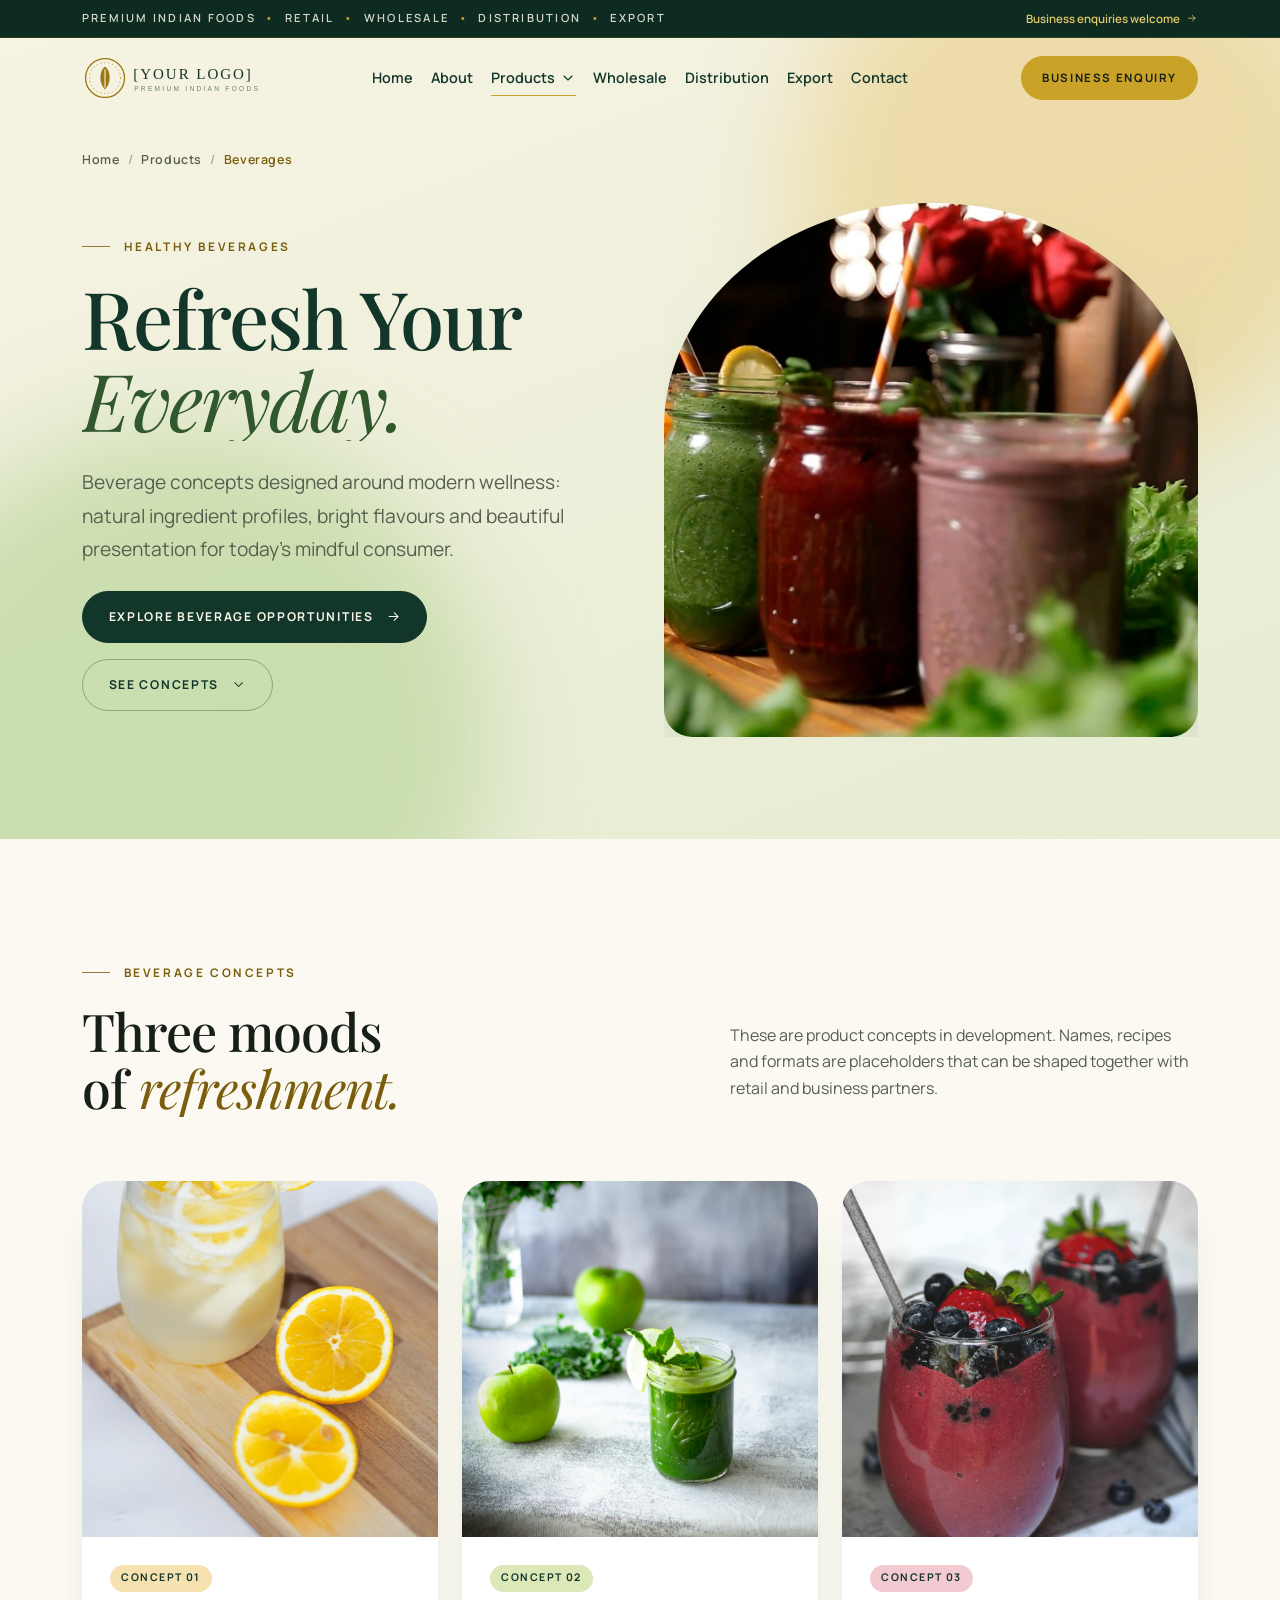
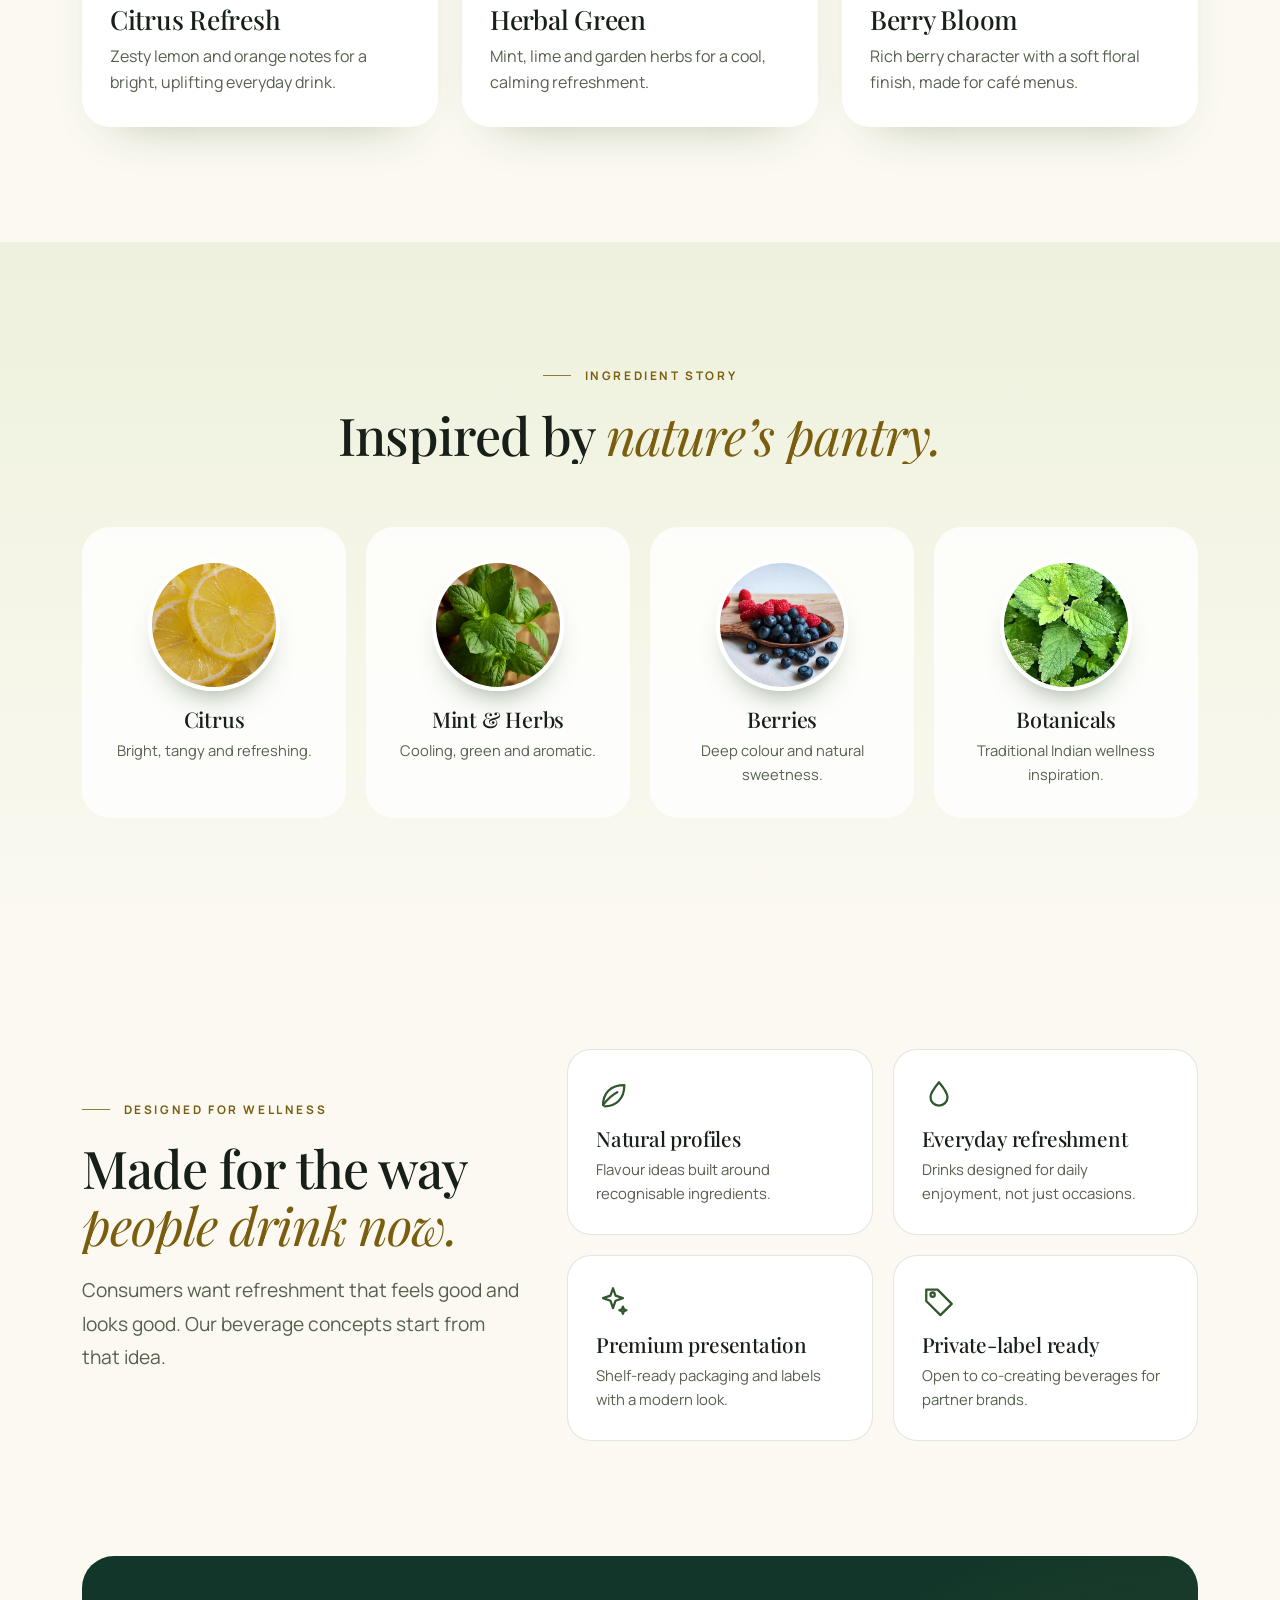
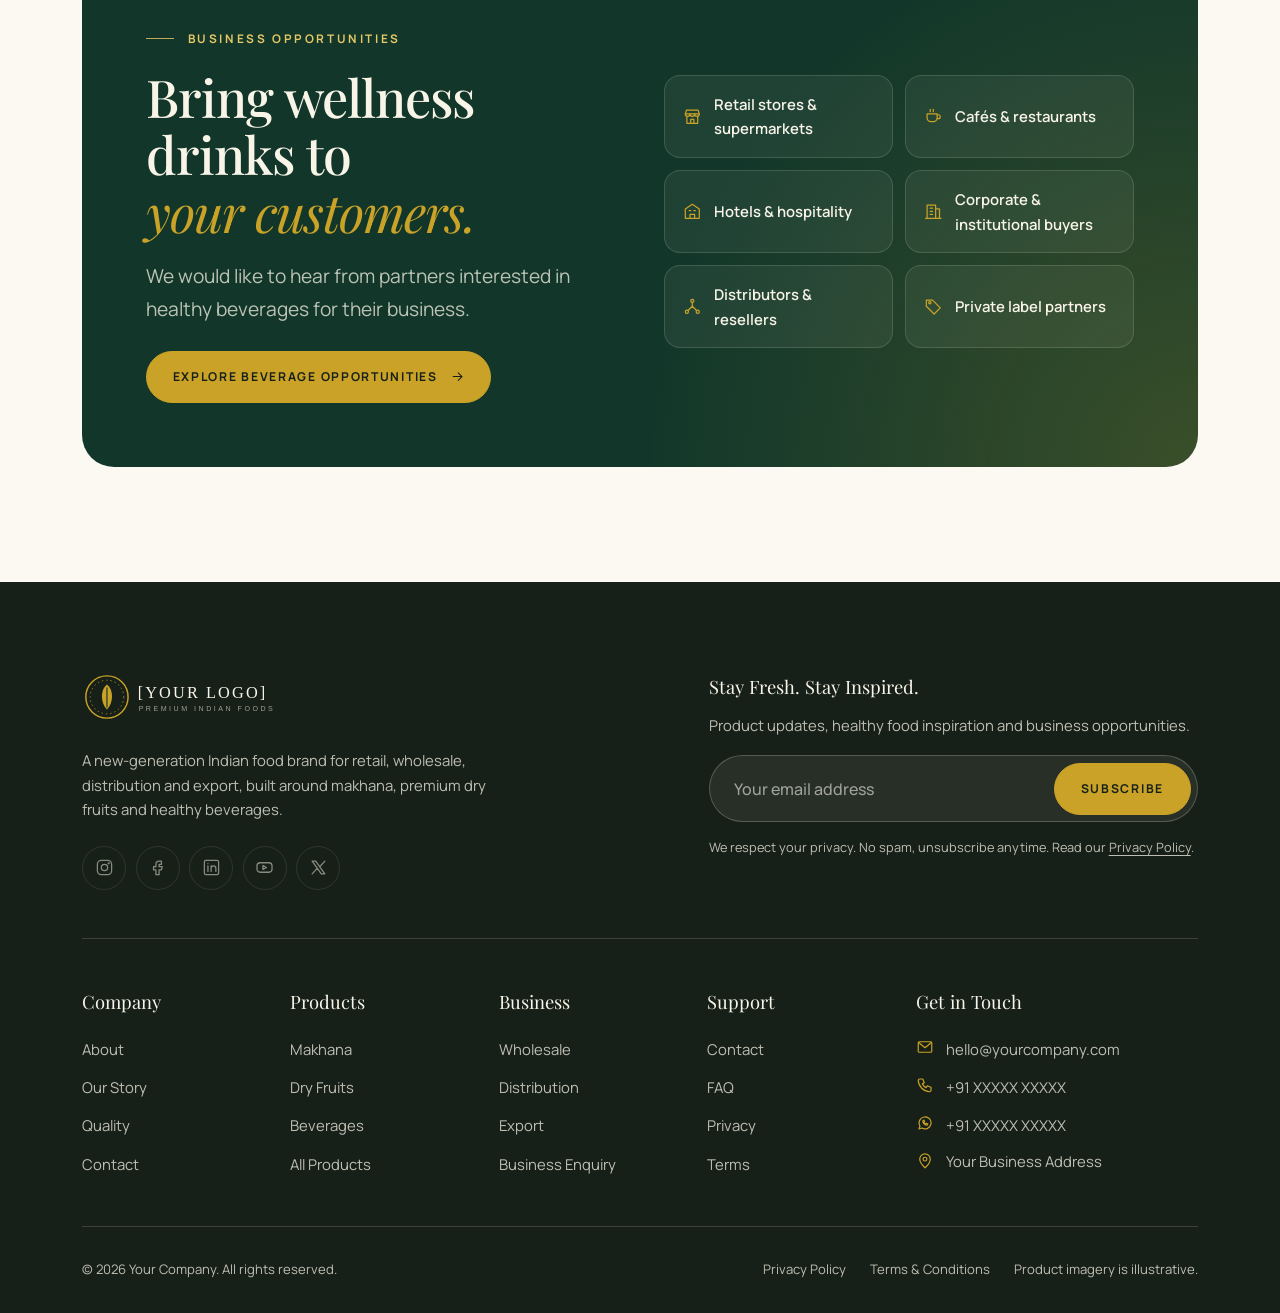
<file: pages/beverages.html>
<!DOCTYPE html>
<html lang="en-IN">
<head>
<meta charset="utf-8">
<meta name="viewport" content="width=device-width, initial-scale=1">
<title>Healthy Beverages | Wellness Drink Concepts | Your Company</title>
<meta name="description" content="Refresh your everyday with healthy beverage concepts designed around modern wellness. Explore beverage opportunities for retail, cafés, hotels and distribution.">
<link rel="canonical" href="https://www.yourdomain.com/pages/beverages.html">
<meta name="theme-color" content="#12372A">
<meta property="og:type" content="website">
<meta property="og:site_name" content="Your Company">
<meta property="og:locale" content="en_IN">
<meta property="og:title" content="Healthy Beverages | Wellness Drink Concepts | Your Company">
<meta property="og:description" content="Refresh your everyday with healthy beverage concepts designed around modern wellness. Explore beverage opportunities for retail, cafés, hotels and distribution.">
<meta property="og:url" content="https://www.yourdomain.com/pages/beverages.html">
<meta property="og:image" content="https://www.yourdomain.com/assets/images/og-image.jpg">
<meta property="og:image:width" content="1200">
<meta property="og:image:height" content="630">
<meta name="twitter:card" content="summary_large_image">
<meta name="twitter:title" content="Healthy Beverages | Wellness Drink Concepts | Your Company">
<meta name="twitter:description" content="Refresh your everyday with healthy beverage concepts designed around modern wellness. Explore beverage opportunities for retail, cafés, hotels and distribution.">
<meta name="twitter:image" content="https://www.yourdomain.com/assets/images/og-image.jpg">
<link rel="icon" href="../assets/icons/favicon.svg" type="image/svg+xml">
<link rel="apple-touch-icon" href="../assets/icons/apple-touch-icon.png">
<link rel="preconnect" href="https://fonts.googleapis.com">
<link rel="preconnect" href="https://fonts.gstatic.com" crossorigin>
<link rel="preconnect" href="https://cdn.jsdelivr.net" crossorigin>
<link rel="stylesheet" href="https://fonts.googleapis.com/css2?family=Manrope:wght@400;500;600;700&amp;family=Playfair+Display:ital,wght@0,400;0,500;0,600;1,400;1,500&amp;display=swap">
<link rel="stylesheet" href="https://cdn.jsdelivr.net/npm/bootstrap@5.3.3/dist/css/bootstrap.min.css" integrity="sha384-QWTKZyjpPEjISv5WaRU9OFeRpok6YctnYmDr5pNlyT2bRjXh0JMhjY6hW+ALEwIH" crossorigin="anonymous">
<link rel="stylesheet" href="../assets/css/style.css">
<link rel="stylesheet" href="../assets/css/responsive.css">
<script>document.documentElement.classList.add('js');</script>
<script type="application/ld+json">{"@context":"https://schema.org","@type":"BreadcrumbList","itemListElement":[{"@type":"ListItem","position":1,"name":"Home","item":"https://www.yourdomain.com/"},{"@type":"ListItem","position":2,"name":"Products","item":"https://www.yourdomain.com/pages/products.html"},{"@type":"ListItem","position":3,"name":"Beverages","item":"https://www.yourdomain.com/pages/beverages.html"}]}</script>
</head>
<body class="page-beverages theme-fresh header-light" data-base="../">
<a class="skip-link" href="#main">Skip to main content</a>
<svg xmlns="http://www.w3.org/2000/svg" aria-hidden="true" focusable="false" style="position:absolute;width:0;height:0;overflow:hidden"><defs><symbol id="i-arrow-right" viewBox="0 0 24 24" fill="none" stroke="currentColor" stroke-width="1.6" stroke-linecap="round" stroke-linejoin="round"><path d="M5 12h14M13 6l6 6-6 6"/></symbol><symbol id="i-arrow-up-right" viewBox="0 0 24 24" fill="none" stroke="currentColor" stroke-width="1.6" stroke-linecap="round" stroke-linejoin="round"><path d="M7 17L17 7M8 7h9v9"/></symbol><symbol id="i-arrow-up" viewBox="0 0 24 24" fill="none" stroke="currentColor" stroke-width="1.6" stroke-linecap="round" stroke-linejoin="round"><path d="M12 19V5M6 11l6-6 6 6"/></symbol><symbol id="i-chevron-down" viewBox="0 0 24 24" fill="none" stroke="currentColor" stroke-width="1.6" stroke-linecap="round" stroke-linejoin="round"><path d="M6 9l6 6 6-6"/></symbol><symbol id="i-chevron-left" viewBox="0 0 24 24" fill="none" stroke="currentColor" stroke-width="1.6" stroke-linecap="round" stroke-linejoin="round"><path d="M15 6l-6 6 6 6"/></symbol><symbol id="i-chevron-right" viewBox="0 0 24 24" fill="none" stroke="currentColor" stroke-width="1.6" stroke-linecap="round" stroke-linejoin="round"><path d="M9 6l6 6-6 6"/></symbol><symbol id="i-check" viewBox="0 0 24 24" fill="none" stroke="currentColor" stroke-width="1.6" stroke-linecap="round" stroke-linejoin="round"><path d="M5 12.5l4.5 4.5L19 7.5"/></symbol><symbol id="i-close" viewBox="0 0 24 24" fill="none" stroke="currentColor" stroke-width="1.6" stroke-linecap="round" stroke-linejoin="round"><path d="M6 6l12 12M18 6L6 18"/></symbol><symbol id="i-leaf" viewBox="0 0 24 24" fill="none" stroke="currentColor" stroke-width="1.6" stroke-linecap="round" stroke-linejoin="round"><path d="M5 19c0-8 5-14 15-14 0 10-6 15-14 15"/><path d="M5 19c3-4 6-7 10-9"/></symbol><symbol id="i-seedling" viewBox="0 0 24 24" fill="none" stroke="currentColor" stroke-width="1.6" stroke-linecap="round" stroke-linejoin="round"><path d="M12 21v-9"/><path d="M12 12c0-4-3-7-8-7 0 4 3 7 8 7z"/><path d="M12 10c0-3 2.5-6 7-6 0 3.5-2.5 6-7 6z"/></symbol><symbol id="i-box" viewBox="0 0 24 24" fill="none" stroke="currentColor" stroke-width="1.6" stroke-linecap="round" stroke-linejoin="round"><path d="M3.5 7.5L12 3l8.5 4.5v9L12 21l-8.5-4.5z"/><path d="M3.5 7.5L12 12l8.5-4.5M12 12v9"/></symbol><symbol id="i-truck" viewBox="0 0 24 24" fill="none" stroke="currentColor" stroke-width="1.6" stroke-linecap="round" stroke-linejoin="round"><path d="M2 6h11v10H2zM13 9h4.5l3.5 3.5V16h-8"/><circle cx="6.5" cy="17.5" r="1.8"/><circle cx="17" cy="17.5" r="1.8"/></symbol><symbol id="i-globe" viewBox="0 0 24 24" fill="none" stroke="currentColor" stroke-width="1.6" stroke-linecap="round" stroke-linejoin="round"><circle cx="12" cy="12" r="9"/><path d="M3 12h18"/><path d="M12 3c2.5 2.7 3.8 5.7 3.8 9s-1.3 6.3-3.8 9c-2.5-2.7-3.8-5.7-3.8-9S9.5 5.7 12 3z"/></symbol><symbol id="i-partner" viewBox="0 0 24 24" fill="none" stroke="currentColor" stroke-width="1.6" stroke-linecap="round" stroke-linejoin="round"><circle cx="9" cy="12" r="6"/><circle cx="15" cy="12" r="6"/></symbol><symbol id="i-store" viewBox="0 0 24 24" fill="none" stroke="currentColor" stroke-width="1.6" stroke-linecap="round" stroke-linejoin="round"><path d="M3 9l1.5-5h15L21 9M3 9h18"/><path d="M3 9c0 1.7 1.3 3 3 3s3-1.3 3-3c0 1.7 1.3 3 3 3s3-1.3 3-3c0 1.7 1.3 3 3 3s3-1.3 3-3"/><path d="M5 12v9h14v-9M10 21v-5h4v5"/></symbol><symbol id="i-building" viewBox="0 0 24 24" fill="none" stroke="currentColor" stroke-width="1.6" stroke-linecap="round" stroke-linejoin="round"><path d="M4 21V4h11v17M15 9h5v12M2 21h20M8 8h3M8 12h3M8 16h3"/></symbol><symbol id="i-shield" viewBox="0 0 24 24" fill="none" stroke="currentColor" stroke-width="1.6" stroke-linecap="round" stroke-linejoin="round"><path d="M12 3l8 3v6c0 4.5-3.4 8.3-8 9-4.6-.7-8-4.5-8-9V6z"/><path d="M8.5 12l2.5 2.5 4.5-5"/></symbol><symbol id="i-sparkle" viewBox="0 0 24 24" fill="none" stroke="currentColor" stroke-width="1.6" stroke-linecap="round" stroke-linejoin="round"><path d="M12 3l1.8 5.2L19 10l-5.2 1.8L12 17l-1.8-5.2L5 10l5.2-1.8z"/><path d="M19 16l.7 1.8 1.8.7-1.8.7-.7 1.8-.7-1.8-1.8-.7 1.8-.7z"/></symbol><symbol id="i-droplet" viewBox="0 0 24 24" fill="none" stroke="currentColor" stroke-width="1.6" stroke-linecap="round" stroke-linejoin="round"><path d="M12 3c3.5 4.2 6 7.6 6 10.5a6 6 0 0 1-12 0C6 10.6 8.5 7.2 12 3z"/></symbol><symbol id="i-heart" viewBox="0 0 24 24" fill="none" stroke="currentColor" stroke-width="1.6" stroke-linecap="round" stroke-linejoin="round"><path d="M12 20s-7.5-4.6-7.5-10A4.3 4.3 0 0 1 12 7.4 4.3 4.3 0 0 1 19.5 10c0 5.4-7.5 10-7.5 10z"/></symbol><symbol id="i-users" viewBox="0 0 24 24" fill="none" stroke="currentColor" stroke-width="1.6" stroke-linecap="round" stroke-linejoin="round"><circle cx="9" cy="8" r="3.5"/><path d="M2.5 20c0-3.6 2.9-6 6.5-6s6.5 2.4 6.5 6M16 4.6a3.5 3.5 0 0 1 0 6.8M18 14.2c2.1.7 3.5 2.8 3.5 5.8"/></symbol><symbol id="i-file" viewBox="0 0 24 24" fill="none" stroke="currentColor" stroke-width="1.6" stroke-linecap="round" stroke-linejoin="round"><path d="M6 3h8l4 4v14H6z"/><path d="M14 3v4h4M9 12h6M9 16h6"/></symbol><symbol id="i-ship" viewBox="0 0 24 24" fill="none" stroke="currentColor" stroke-width="1.6" stroke-linecap="round" stroke-linejoin="round"><path d="M4 14h16l-2.5 6h-11z"/><path d="M6 14V9h12v5M10 9V5h4v4"/></symbol><symbol id="i-layers" viewBox="0 0 24 24" fill="none" stroke="currentColor" stroke-width="1.6" stroke-linecap="round" stroke-linejoin="round"><path d="M12 3l9 4.5-9 4.5-9-4.5z"/><path d="M3 12l9 4.5 9-4.5M3 16.5L12 21l9-4.5"/></symbol><symbol id="i-tag" viewBox="0 0 24 24" fill="none" stroke="currentColor" stroke-width="1.6" stroke-linecap="round" stroke-linejoin="round"><path d="M3 12V4h8l10 10-8 8z"/><circle cx="7.5" cy="7.5" r="1.5"/></symbol><symbol id="i-mail" viewBox="0 0 24 24" fill="none" stroke="currentColor" stroke-width="1.6" stroke-linecap="round" stroke-linejoin="round"><rect x="3" y="5" width="18" height="14" rx="1.5"/><path d="M3.5 6l8.5 7 8.5-7"/></symbol><symbol id="i-phone" viewBox="0 0 24 24" fill="none" stroke="currentColor" stroke-width="1.6" stroke-linecap="round" stroke-linejoin="round"><path d="M5 4h4l2 5-2.5 1.5a11 11 0 0 0 5 5L15 13l5 2v4a2 2 0 0 1-2 2A16 16 0 0 1 3 6a2 2 0 0 1 2-2z"/></symbol><symbol id="i-whatsapp" viewBox="0 0 24 24" fill="none" stroke="currentColor" stroke-width="1.6" stroke-linecap="round" stroke-linejoin="round"><path d="M4 20l1.3-4A8 8 0 1 1 8 18.7z"/><path d="M9 9.2c0 3 2.6 5.8 5.8 5.8l1-1.6-2-1-1 1c-1-.5-1.7-1.2-2.2-2.2l1-1-1-2z"/></symbol><symbol id="i-pin" viewBox="0 0 24 24" fill="none" stroke="currentColor" stroke-width="1.6" stroke-linecap="round" stroke-linejoin="round"><path d="M12 21s-7-6.2-7-11.5A7 7 0 0 1 19 9.5C19 14.8 12 21 12 21z"/><circle cx="12" cy="9.5" r="2.5"/></symbol><symbol id="i-clock" viewBox="0 0 24 24" fill="none" stroke="currentColor" stroke-width="1.6" stroke-linecap="round" stroke-linejoin="round"><circle cx="12" cy="12" r="9"/><path d="M12 7v5l3 2"/></symbol><symbol id="i-instagram" viewBox="0 0 24 24" fill="none" stroke="currentColor" stroke-width="1.6" stroke-linecap="round" stroke-linejoin="round"><rect x="3" y="3" width="18" height="18" rx="5"/><circle cx="12" cy="12" r="4"/><circle cx="17.3" cy="6.7" r=".6" fill="currentColor"/></symbol><symbol id="i-facebook" viewBox="0 0 24 24" fill="none" stroke="currentColor" stroke-width="1.6" stroke-linecap="round" stroke-linejoin="round"><path d="M14 8h3V4h-3a4 4 0 0 0-4 4v3H7v4h3v6h4v-6h3l1-4h-4V8z"/></symbol><symbol id="i-linkedin" viewBox="0 0 24 24" fill="none" stroke="currentColor" stroke-width="1.6" stroke-linecap="round" stroke-linejoin="round"><rect x="3" y="3" width="18" height="18" rx="2"/><path d="M7.5 10v7M7.5 7v.01M11.5 17v-7M11.5 13a3 3 0 0 1 6 0v4"/></symbol><symbol id="i-youtube" viewBox="0 0 24 24" fill="none" stroke="currentColor" stroke-width="1.6" stroke-linecap="round" stroke-linejoin="round"><rect x="2.5" y="6" width="19" height="12" rx="4"/><path d="M10 9.5v5l4.5-2.5z"/></symbol><symbol id="i-x" viewBox="0 0 24 24" fill="none" stroke="currentColor" stroke-width="1.6" stroke-linecap="round" stroke-linejoin="round"><path d="M4 4h4.5L20 20h-4.5zM20 4l-6.6 7.2M4 20l6.6-7.2"/></symbol><symbol id="i-quote" viewBox="0 0 24 24" fill="none" stroke="currentColor" stroke-width="1.6" stroke-linecap="round" stroke-linejoin="round"><path d="M10 7c-3 .6-5 2.8-5 6.5V17h5v-5H7.6c.2-1.8 1.1-2.9 2.4-3.3zM19 7c-3 .6-5 2.8-5 6.5V17h5v-5h-2.4c.2-1.8 1.1-2.9 2.4-3.3z"/></symbol><symbol id="i-award" viewBox="0 0 24 24" fill="none" stroke="currentColor" stroke-width="1.6" stroke-linecap="round" stroke-linejoin="round"><circle cx="12" cy="9" r="6"/><path d="M8.5 14L7 21l5-2.5 5 2.5-1.5-7"/></symbol><symbol id="i-repeat" viewBox="0 0 24 24" fill="none" stroke="currentColor" stroke-width="1.6" stroke-linecap="round" stroke-linejoin="round"><path d="M17 2l3 3-3 3M4 11V9a4 4 0 0 1 4-4h12M7 22l-3-3 3-3M20 13v2a4 4 0 0 1-4 4H4"/></symbol><symbol id="i-compass" viewBox="0 0 24 24" fill="none" stroke="currentColor" stroke-width="1.6" stroke-linecap="round" stroke-linejoin="round"><circle cx="12" cy="12" r="9"/><path d="M15.5 8.5l-2 5-5 2 2-5z"/></symbol><symbol id="i-network" viewBox="0 0 24 24" fill="none" stroke="currentColor" stroke-width="1.6" stroke-linecap="round" stroke-linejoin="round"><circle cx="12" cy="5" r="2"/><circle cx="5" cy="19" r="2"/><circle cx="19" cy="19" r="2"/><path d="M12 7v5M12 12l-5.5 5.5M12 12l5.5 5.5"/></symbol><symbol id="i-route" viewBox="0 0 24 24" fill="none" stroke="currentColor" stroke-width="1.6" stroke-linecap="round" stroke-linejoin="round"><circle cx="6" cy="19" r="2"/><circle cx="18" cy="5" r="2"/><path d="M8 19h7.5a3.5 3.5 0 0 0 0-7h-7a3.5 3.5 0 0 1 0-7H16"/></symbol><symbol id="i-cup" viewBox="0 0 24 24" fill="none" stroke="currentColor" stroke-width="1.6" stroke-linecap="round" stroke-linejoin="round"><path d="M4 9h13v5a5 5 0 0 1-5 5H9a5 5 0 0 1-5-5z"/><path d="M17 10h1.5a2.5 2.5 0 0 1 0 5H17M8 3v3M12 3v3"/></symbol><symbol id="i-cart" viewBox="0 0 24 24" fill="none" stroke="currentColor" stroke-width="1.6" stroke-linecap="round" stroke-linejoin="round"><path d="M3 4h2.5l2.2 11h10.6L20 8H6.5"/><circle cx="9" cy="19" r="1.5"/><circle cx="17" cy="19" r="1.5"/></symbol><symbol id="i-eye" viewBox="0 0 24 24" fill="none" stroke="currentColor" stroke-width="1.6" stroke-linecap="round" stroke-linejoin="round"><path d="M2 12s3.6-7 10-7 10 7 10 7-3.6 7-10 7S2 12 2 12z"/><circle cx="12" cy="12" r="3"/></symbol><symbol id="i-send" viewBox="0 0 24 24" fill="none" stroke="currentColor" stroke-width="1.6" stroke-linecap="round" stroke-linejoin="round"><path d="M4 12l16-8-6 16-2.5-6.5z"/><path d="M11.5 13.5L20 4"/></symbol><symbol id="i-message" viewBox="0 0 24 24" fill="none" stroke="currentColor" stroke-width="1.6" stroke-linecap="round" stroke-linejoin="round"><path d="M4 5h16v11H9l-5 4z"/></symbol><symbol id="i-sun" viewBox="0 0 24 24" fill="none" stroke="currentColor" stroke-width="1.6" stroke-linecap="round" stroke-linejoin="round"><circle cx="12" cy="12" r="4"/><path d="M12 2v2M12 20v2M2 12h2M20 12h2M4.9 4.9l1.4 1.4M17.7 17.7l1.4 1.4M4.9 19.1l1.4-1.4M17.7 6.3l1.4-1.4"/></symbol><symbol id="i-scale" viewBox="0 0 24 24" fill="none" stroke="currentColor" stroke-width="1.6" stroke-linecap="round" stroke-linejoin="round"><path d="M12 3v18M7 21h10M5 7h14M5 7l-3 7a3 3 0 0 0 6 0zM19 7l-3 7a3 3 0 0 0 6 0z"/></symbol><symbol id="i-hotel" viewBox="0 0 24 24" fill="none" stroke="currentColor" stroke-width="1.6" stroke-linecap="round" stroke-linejoin="round"><path d="M3 21V9l9-6 9 6v12M3 21h18M9 21v-5h6v5M8 11h2M14 11h2"/></symbol><symbol id="i-briefcase" viewBox="0 0 24 24" fill="none" stroke="currentColor" stroke-width="1.6" stroke-linecap="round" stroke-linejoin="round"><rect x="3" y="7" width="18" height="13" rx="1.5"/><path d="M8 7V4h8v3M3 13h18"/></symbol><symbol id="i-search" viewBox="0 0 24 24" fill="none" stroke="currentColor" stroke-width="1.6" stroke-linecap="round" stroke-linejoin="round"><circle cx="11" cy="11" r="7"/><path d="M20 20l-4-4"/></symbol><symbol id="i-info" viewBox="0 0 24 24" fill="none" stroke="currentColor" stroke-width="1.6" stroke-linecap="round" stroke-linejoin="round"><circle cx="12" cy="12" r="9"/><path d="M12 11v6M12 7.5v.01"/></symbol><symbol id="i-alert" viewBox="0 0 24 24" fill="none" stroke="currentColor" stroke-width="1.6" stroke-linecap="round" stroke-linejoin="round"><path d="M12 3l10 18H2z"/><path d="M12 10v5M12 18v.01"/></symbol><symbol id="i-grid" viewBox="0 0 24 24" fill="none" stroke="currentColor" stroke-width="1.6" stroke-linecap="round" stroke-linejoin="round"><rect x="4" y="4" width="7" height="7"/><rect x="13" y="4" width="7" height="7"/><rect x="4" y="13" width="7" height="7"/><rect x="13" y="13" width="7" height="7"/></symbol></defs></svg>
<header class="site-header" data-header>
  <div class="announce">
    <div class="container announce__inner">
      <p class="announce__text"><span class="announce__lead">Premium Indian Foods<span aria-hidden="true">•</span></span>Retail<span aria-hidden="true">•</span>Wholesale<span aria-hidden="true">•</span>Distribution<span aria-hidden="true">•</span>Export</p>
      <a class="announce__link" href="enquiry.html">Business enquiries welcome <svg class="icon" aria-hidden="true" focusable="false"><use href="#i-arrow-right"></use></svg></a>
    </div>
  </div>
  <nav class="nav" aria-label="Primary">
    <div class="container nav__inner">
      <a class="brand" href="../index.html" aria-label="Your Company home">
        <img class="brand__logo brand__logo--light" src="../assets/images/brand/logo-light.svg" alt="" width="200" height="52">
        <img class="brand__logo brand__logo--dark" src="../assets/images/brand/logo-dark.svg" alt="" width="200" height="52">
      </a>
      <ul class="nav__menu">
        <li><a class="nav__link" href="../index.html">Home</a></li>
        <li><a class="nav__link" href="about.html">About</a></li>
        <li class="nav__dd" data-dropdown>
          <button class="nav__link nav__dd-toggle is-active" type="button" aria-expanded="false" aria-controls="mega-products">Products <svg class="icon" aria-hidden="true" focusable="false"><use href="#i-chevron-down"></use></svg></button>
          <div class="mega" id="mega-products">
            <div class="mega__inner">
              <a class="mega__card" href="makhana.html">
                <span class="mega__img"><img src="../assets/images/products/category-makhana.webp" alt="" width="800" height="1000" loading="lazy" decoding="async"></span>
                <span class="mega__label">Makhana</span><span class="mega__desc">Premium fox nuts</span>
              </a>
              <a class="mega__card" href="dry-fruits.html">
                <span class="mega__img"><img src="../assets/images/products/category-dry-fruits.webp" alt="" width="800" height="1000" loading="lazy" decoding="async"></span>
                <span class="mega__label">Dry Fruits</span><span class="mega__desc">Almonds, cashews &amp; more</span>
              </a>
              <a class="mega__card" href="beverages.html" aria-current="page">
                <span class="mega__img"><img src="../assets/images/products/category-beverages.webp" alt="" width="800" height="1000" loading="lazy" decoding="async"></span>
                <span class="mega__label">Beverages</span><span class="mega__desc">Wellness drink concepts</span>
              </a>
              <div class="mega__aside">
                <p class="eyebrow">Our Range</p>
                <a class="mega__all" href="products.html">All Products <svg class="icon" aria-hidden="true" focusable="false"><use href="#i-arrow-right"></use></svg></a>
                <a class="mega__sub" href="products.html#snacks">Healthy Snacks</a>
                <a class="mega__sub" href="enquiry.html?type=private-label">Private Label</a>
              </div>
            </div>
          </div>
        </li>
        <li><a class="nav__link" href="wholesale.html">Wholesale</a></li>
        <li><a class="nav__link" href="distribution.html">Distribution</a></li>
        <li><a class="nav__link" href="export.html">Export</a></li>
        <li><a class="nav__link" href="contact.html">Contact</a></li>
      </ul>
      <a class="btn-lux btn-lux--gold btn-lux--sm nav__cta" href="enquiry.html"><span class="btn-lux__label">Business Enquiry</span></a>
      <button class="burger" type="button" aria-expanded="false" aria-controls="mobile-menu" aria-label="Open menu" data-burger>
        <span class="burger__line"></span><span class="burger__line"></span><span class="burger__line"></span>
      </button>
    </div>
  </nav>
</header>
<div class="mobile-menu" id="mobile-menu" data-mobile-menu aria-label="Mobile navigation" role="dialog" aria-modal="true" hidden>
  <div class="mobile-menu__inner">
    <ul class="mobile-menu__list">
      <li style="--i:0"><a href="../index.html"><span class="mobile-menu__num">01</span>Home</a></li>
      <li style="--i:1"><a href="about.html"><span class="mobile-menu__num">02</span>About</a></li>
      <li style="--i:2"><a href="products.html"><span class="mobile-menu__num">03</span>Products</a></li>
      <li style="--i:3"><a href="makhana.html"><span class="mobile-menu__num">04</span>Makhana</a></li>
      <li style="--i:4"><a href="dry-fruits.html"><span class="mobile-menu__num">05</span>Dry Fruits</a></li>
      <li style="--i:5"><a href="beverages.html" aria-current="page"><span class="mobile-menu__num">06</span>Beverages</a></li>
      <li style="--i:6"><a href="wholesale.html"><span class="mobile-menu__num">07</span>Wholesale</a></li>
      <li style="--i:7"><a href="distribution.html"><span class="mobile-menu__num">08</span>Distribution</a></li>
      <li style="--i:8"><a href="export.html"><span class="mobile-menu__num">09</span>Export</a></li>
      <li style="--i:9"><a href="contact.html"><span class="mobile-menu__num">10</span>Contact</a></li>
    </ul>
    <div class="mobile-menu__foot">
      <a class="btn-lux btn-lux--gold w-100" href="enquiry.html"><span class="btn-lux__label">Business Enquiry</span><svg class="icon btn-lux__icon" aria-hidden="true" focusable="false"><use href="#i-arrow-right"></use></svg></a>
      <div class="mobile-menu__contact">
        <a href="contact.html" data-config="email" data-config-href="email">hello@yourcompany.com</a>
        <a href="contact.html" data-config-href="whatsapp"><svg class="icon" aria-hidden="true" focusable="false"><use href="#i-whatsapp"></use></svg> WhatsApp us</a>
      </div>
    </div>
  </div>
</div>
<main id="main" tabindex="-1">

<section class="bev-hero" aria-labelledby="page-title">
  <div class="bev-hero__blob bev-hero__blob--1" data-parallax="0.15" aria-hidden="true"></div>
  <div class="bev-hero__blob bev-hero__blob--2" data-parallax="-0.1" aria-hidden="true"></div>
  <div class="container bev-hero__inner">
    <nav class="crumbs crumbs--dark" aria-label="Breadcrumb"><ol><li><a href="../index.html">Home</a></li><li><a href="products.html">Products</a></li><li aria-current="page">Beverages</li></ol></nav>
    <div class="row align-items-center g-5">
      <div class="col-lg-6">
        <p class="eyebrow" data-reveal="fade-up">Healthy Beverages</p>
        <h1 class="t-display t-display--fresh" id="page-title" data-reveal="fade-up" data-delay="1">Refresh Your <em>Everyday.</em></h1>
        <p class="lead-lux" data-reveal="fade-up" data-delay="2">Beverage concepts designed around modern wellness: natural ingredient profiles, bright flavours and beautiful presentation for today’s mindful consumer.</p>
        <div class="d-flex flex-wrap gap-3" data-reveal="fade-up" data-delay="3"><a class="btn-lux btn-lux--forest" href="enquiry.html?category=beverages"><span class="btn-lux__label">Explore Beverage Opportunities</span><svg class="icon btn-lux__icon" aria-hidden="true" focusable="false"><use href="#i-arrow-right"></use></svg></a><a class="btn-lux btn-lux--outline" href="#concepts"><span class="btn-lux__label">See Concepts</span><svg class="icon btn-lux__icon" aria-hidden="true" focusable="false"><use href="#i-chevron-down"></use></svg></a></div>
      </div>
      <div class="col-lg-6">
        <div class="bev-hero__visual">
          <div class="bev-hero__img" data-reveal="zoom"><img src="../assets/images/beverages/beverages-trio.webp" alt="Jars of fresh green, red and berry drinks" width="1200" height="1200" fetchpriority="high" decoding="async"></div>
        </div>
      </div>
    </div>
  </div>
</section>

<section class="section concepts" id="concepts" aria-labelledby="concepts-title">
  <div class="container">
    <div class="sec-head sec-head--split">
  <div class="sec-head__main">
    <p class="eyebrow" data-reveal="fade-up">Beverage Concepts</p>
    <h2 class="t-h2" data-reveal="fade-up" data-delay="1" id="concepts-title">Three moods of <em>refreshment.</em></h2>
  </div>
  <div class="sec-head__aside" data-reveal="fade-up" data-delay="2"><p class="sec-head__text">These are product concepts in development. Names, recipes and formats are placeholders that can be shaped together with retail and business partners.</p></div>
</div>
    <div class="concept-grid" data-stagger>
      <article class="concept" style="--tint:#F6E2B0">
        <div class="concept__media"><img src="../assets/images/products/beverage.webp" alt="Glass of fresh lemonade with lemon slices" width="800" height="800" loading="lazy" decoding="async"></div>
        <div class="concept__body"><span class="concept__tag">Concept 01</span><h3>Citrus Refresh</h3><p>Zesty lemon and orange notes for a bright, uplifting everyday drink.</p></div>
      </article>
      <article class="concept" style="--tint:#DCE8B8">
        <div class="concept__media"><img src="../assets/images/beverages/beverage-herbal.webp" alt="Green juice with fresh green apples" width="800" height="800" loading="lazy" decoding="async"></div>
        <div class="concept__body"><span class="concept__tag">Concept 02</span><h3>Herbal Green</h3><p>Mint, lime and garden herbs for a cool, calming refreshment.</p></div>
      </article>
      <article class="concept" style="--tint:#F3C9D2">
        <div class="concept__media"><img src="../assets/images/beverages/beverage-berry.webp" alt="Two glasses of berry smoothie topped with fresh berries" width="800" height="800" loading="lazy" decoding="async"></div>
        <div class="concept__body"><span class="concept__tag">Concept 03</span><h3>Berry Bloom</h3><p>Rich berry character with a soft floral finish, made for café menus.</p></div>
      </article>
    </div>
  </div>
</section>

<section class="section ingredients" aria-labelledby="ing-title">
  <div class="container">
    <div class="sec-head sec-head--center">
  <div class="sec-head__main">
    <p class="eyebrow" data-reveal="fade-up">Ingredient Story</p>
    <h2 class="t-h2" data-reveal="fade-up" data-delay="1" id="ing-title">Inspired by <em>nature’s pantry.</em></h2>
  </div>
  
</div>
    <div class="ing-grid" data-stagger>
      <div class="ing"><img src="../assets/images/beverages/ing-lemon.webp" alt="Fresh lemon slices" width="400" height="400" loading="lazy" decoding="async"><h3>Citrus</h3><p>Bright, tangy and refreshing.</p></div>
      <div class="ing"><img src="../assets/images/beverages/ing-mint.webp" alt="Fresh mint leaves" width="400" height="400" loading="lazy" decoding="async"><h3>Mint &amp; Herbs</h3><p>Cooling, green and aromatic.</p></div>
      <div class="ing"><img src="../assets/images/beverages/ing-berries.webp" alt="Fresh blueberries and raspberries" width="400" height="400" loading="lazy" decoding="async"><h3>Berries</h3><p>Deep colour and natural sweetness.</p></div>
      <div class="ing"><img src="../assets/images/beverages/ing-herbs.webp" alt="Fresh green herb leaves" width="400" height="400" loading="lazy" decoding="async"><h3>Botanicals</h3><p>Traditional Indian wellness inspiration.</p></div>
    </div>
  </div>
</section>

<section class="section pillars" aria-labelledby="pillars-title">
  <div class="container">
    <div class="row g-5 align-items-center">
      <div class="col-lg-5">
        <p class="eyebrow" data-reveal="fade-up">Designed for Wellness</p>
        <h2 class="t-h2" id="pillars-title" data-reveal="fade-up" data-delay="1">Made for the way <em>people drink now.</em></h2>
        <p class="lead-lux" data-reveal="fade-up" data-delay="2">Consumers want refreshment that feels good and looks good. Our beverage concepts start from that idea.</p>
      </div>
      <div class="col-lg-7">
        <div class="pillar-grid" data-stagger>
          <div class="pillar"><svg class="icon pillar__icon" aria-hidden="true" focusable="false"><use href="#i-leaf"></use></svg><h3>Natural profiles</h3><p>Flavour ideas built around recognisable ingredients.</p></div>
          <div class="pillar"><svg class="icon pillar__icon" aria-hidden="true" focusable="false"><use href="#i-droplet"></use></svg><h3>Everyday refreshment</h3><p>Drinks designed for daily enjoyment, not just occasions.</p></div>
          <div class="pillar"><svg class="icon pillar__icon" aria-hidden="true" focusable="false"><use href="#i-sparkle"></use></svg><h3>Premium presentation</h3><p>Shelf-ready packaging and labels with a modern look.</p></div>
          <div class="pillar"><svg class="icon pillar__icon" aria-hidden="true" focusable="false"><use href="#i-tag"></use></svg><h3>Private-label ready</h3><p>Open to co-creating beverages for partner brands.</p></div>
        </div>
      </div>
    </div>
  </div>
</section>

<section class="section bev-biz" aria-labelledby="bevbiz-title">
  <div class="container">
    <div class="bev-biz__box" data-reveal="fade-up">
      <div class="row g-5 align-items-center">
        <div class="col-lg-6">
          <p class="eyebrow eyebrow--light">Business Opportunities</p>
          <h2 class="t-h2" id="bevbiz-title">Bring wellness drinks to <em>your customers.</em></h2>
          <p class="lead-lux">We would like to hear from partners interested in healthy beverages for their business.</p>
          <a class="btn-lux btn-lux--gold" href="enquiry.html?category=beverages"><span class="btn-lux__label">Explore Beverage Opportunities</span><svg class="icon btn-lux__icon" aria-hidden="true" focusable="false"><use href="#i-arrow-right"></use></svg></a>
        </div>
        <div class="col-lg-6">
          <ul class="biz-list" data-stagger>
            <li><svg class="icon" aria-hidden="true" focusable="false"><use href="#i-store"></use></svg><span>Retail stores &amp; supermarkets</span></li>
            <li><svg class="icon" aria-hidden="true" focusable="false"><use href="#i-cup"></use></svg><span>Cafés &amp; restaurants</span></li>
            <li><svg class="icon" aria-hidden="true" focusable="false"><use href="#i-hotel"></use></svg><span>Hotels &amp; hospitality</span></li>
            <li><svg class="icon" aria-hidden="true" focusable="false"><use href="#i-building"></use></svg><span>Corporate &amp; institutional buyers</span></li>
            <li><svg class="icon" aria-hidden="true" focusable="false"><use href="#i-network"></use></svg><span>Distributors &amp; resellers</span></li>
            <li><svg class="icon" aria-hidden="true" focusable="false"><use href="#i-tag"></use></svg><span>Private label partners</span></li>
          </ul>
        </div>
      </div>
    </div>
  </div>
</section>

</main>
<footer class="footer">
  <div class="container">
    <div class="footer__top">
      <div class="footer__brand">
        <a class="brand brand--footer" href="../index.html" aria-label="Your Company home"><img src="../assets/images/brand/logo-light.svg" alt="" width="200" height="52" loading="lazy"></a>
        <p class="footer__tagline">A new-generation Indian food brand for retail, wholesale, distribution and export, built around makhana, premium dry fruits and healthy beverages.</p>
        <ul class="social" aria-label="Social media"><li><span class="social__link is-placeholder" data-social="instagram" title="Instagram — add your link in assets/js/config.js"><span class="visually-hidden">Instagram</span><svg class="icon" aria-hidden="true" focusable="false"><use href="#i-instagram"></use></svg></span></li><li><span class="social__link is-placeholder" data-social="facebook" title="Facebook — add your link in assets/js/config.js"><span class="visually-hidden">Facebook</span><svg class="icon" aria-hidden="true" focusable="false"><use href="#i-facebook"></use></svg></span></li><li><span class="social__link is-placeholder" data-social="linkedin" title="LinkedIn — add your link in assets/js/config.js"><span class="visually-hidden">LinkedIn</span><svg class="icon" aria-hidden="true" focusable="false"><use href="#i-linkedin"></use></svg></span></li><li><span class="social__link is-placeholder" data-social="youtube" title="YouTube — add your link in assets/js/config.js"><span class="visually-hidden">YouTube</span><svg class="icon" aria-hidden="true" focusable="false"><use href="#i-youtube"></use></svg></span></li><li><span class="social__link is-placeholder" data-social="x" title="X (Twitter) — add your link in assets/js/config.js"><span class="visually-hidden">X (Twitter)</span><svg class="icon" aria-hidden="true" focusable="false"><use href="#i-x"></use></svg></span></li></ul>
      </div>
      <div class="footer__news">
        <p class="footer__title">Stay Fresh. Stay Inspired.</p>
        <p class="footer__news-text">Product updates, healthy food inspiration and business opportunities.</p>
        <form class="news-form news-form--compact" data-form="newsletter" novalidate>
  <div class="news-form__row">
    <label for="footer-news" class="visually-hidden">Email address</label>
    <input class="news-form__input" type="email" id="footer-news" name="email" required autocomplete="email" placeholder="Your email address" aria-describedby="footer-news-error footer-news-micro">
    <button class="btn-lux btn-lux--gold" type="submit"><span class="btn-lux__label">Subscribe</span><span class="btn-lux__spinner" aria-hidden="true"></span></button>
  </div>
  <div class="hp-field" aria-hidden="true"><label>Leave this field empty<input type="text" name="company_website" tabindex="-1" autocomplete="off"></label></div>
  <p class="field__error" id="footer-news-error" data-error-for="email"></p>
  <p class="news-form__micro" id="footer-news-micro">We respect your privacy. No spam, unsubscribe anytime. Read our <a href="privacy-policy.html">Privacy Policy</a>.</p>
  <div class="form-status" data-form-status role="status" aria-live="polite"></div>
</form>
      </div>
    </div>
    <div class="footer__cols">
      <div class="footer__col">
        <p class="footer__title">Company</p>
        <ul><li><a href="about.html">About</a></li><li><a href="about.html#story">Our Story</a></li><li><a href="about.html#quality">Quality</a></li><li><a href="contact.html">Contact</a></li></ul>
      </div>
      <div class="footer__col">
        <p class="footer__title">Products</p>
        <ul><li><a href="makhana.html">Makhana</a></li><li><a href="dry-fruits.html">Dry Fruits</a></li><li><a href="beverages.html">Beverages</a></li><li><a href="products.html">All Products</a></li></ul>
      </div>
      <div class="footer__col">
        <p class="footer__title">Business</p>
        <ul><li><a href="wholesale.html">Wholesale</a></li><li><a href="distribution.html">Distribution</a></li><li><a href="export.html">Export</a></li><li><a href="enquiry.html">Business Enquiry</a></li></ul>
      </div>
      <div class="footer__col">
        <p class="footer__title">Support</p>
        <ul><li><a href="contact.html">Contact</a></li><li><a href="contact.html#faq">FAQ</a></li><li><a href="privacy-policy.html">Privacy</a></li><li><a href="terms.html">Terms</a></li></ul>
      </div>
      <div class="footer__col footer__col--contact">
        <p class="footer__title">Get in Touch</p>
        <ul class="footer__contact">
          <li><svg class="icon" aria-hidden="true" focusable="false"><use href="#i-mail"></use></svg><a href="contact.html" data-config="email" data-config-href="email">hello@yourcompany.com</a></li>
          <li><svg class="icon" aria-hidden="true" focusable="false"><use href="#i-phone"></use></svg><a href="contact.html" data-config="phone" data-config-href="phone">+91 XXXXX XXXXX</a></li>
          <li><svg class="icon" aria-hidden="true" focusable="false"><use href="#i-whatsapp"></use></svg><a href="contact.html" data-config="whatsapp" data-config-href="whatsapp">+91 XXXXX XXXXX</a></li>
          <li><svg class="icon" aria-hidden="true" focusable="false"><use href="#i-pin"></use></svg><span data-config="address">Your Business Address</span></li>
        </ul>
      </div>
    </div>
    <div class="footer__bottom">
      <p>© <span data-year>2026</span> <span data-config="companyName">Your Company</span>. All rights reserved.</p>
      <p class="footer__legal"><a href="privacy-policy.html">Privacy Policy</a><a href="terms.html">Terms &amp; Conditions</a><span>Product imagery is illustrative.</span></p>
    </div>
  </div>
</footer>
<div class="m-cta" data-mcta>
  <a class="m-cta__main" href="enquiry.html"><svg class="icon" aria-hidden="true" focusable="false"><use href="#i-briefcase"></use></svg><span>Business Enquiry</span></a>
  <a class="m-cta__icon" href="contact.html" data-config-href="whatsapp" aria-label="Chat on WhatsApp"><svg class="icon" aria-hidden="true" focusable="false"><use href="#i-whatsapp"></use></svg></a>
  <a class="m-cta__icon" href="contact.html" data-config-href="phone" aria-label="Call us"><svg class="icon" aria-hidden="true" focusable="false"><use href="#i-phone"></use></svg></a>
</div>
<button class="to-top" type="button" data-to-top aria-label="Back to top"><svg class="icon" aria-hidden="true" focusable="false"><use href="#i-arrow-up"></use></svg></button>
<script src="../assets/js/config.js" defer></script>
<script src="../assets/js/main.js" defer></script>
<script src="../assets/js/animations.js" defer></script>
<script src="../assets/js/forms.js" defer></script>
</body>
</html>
</file>
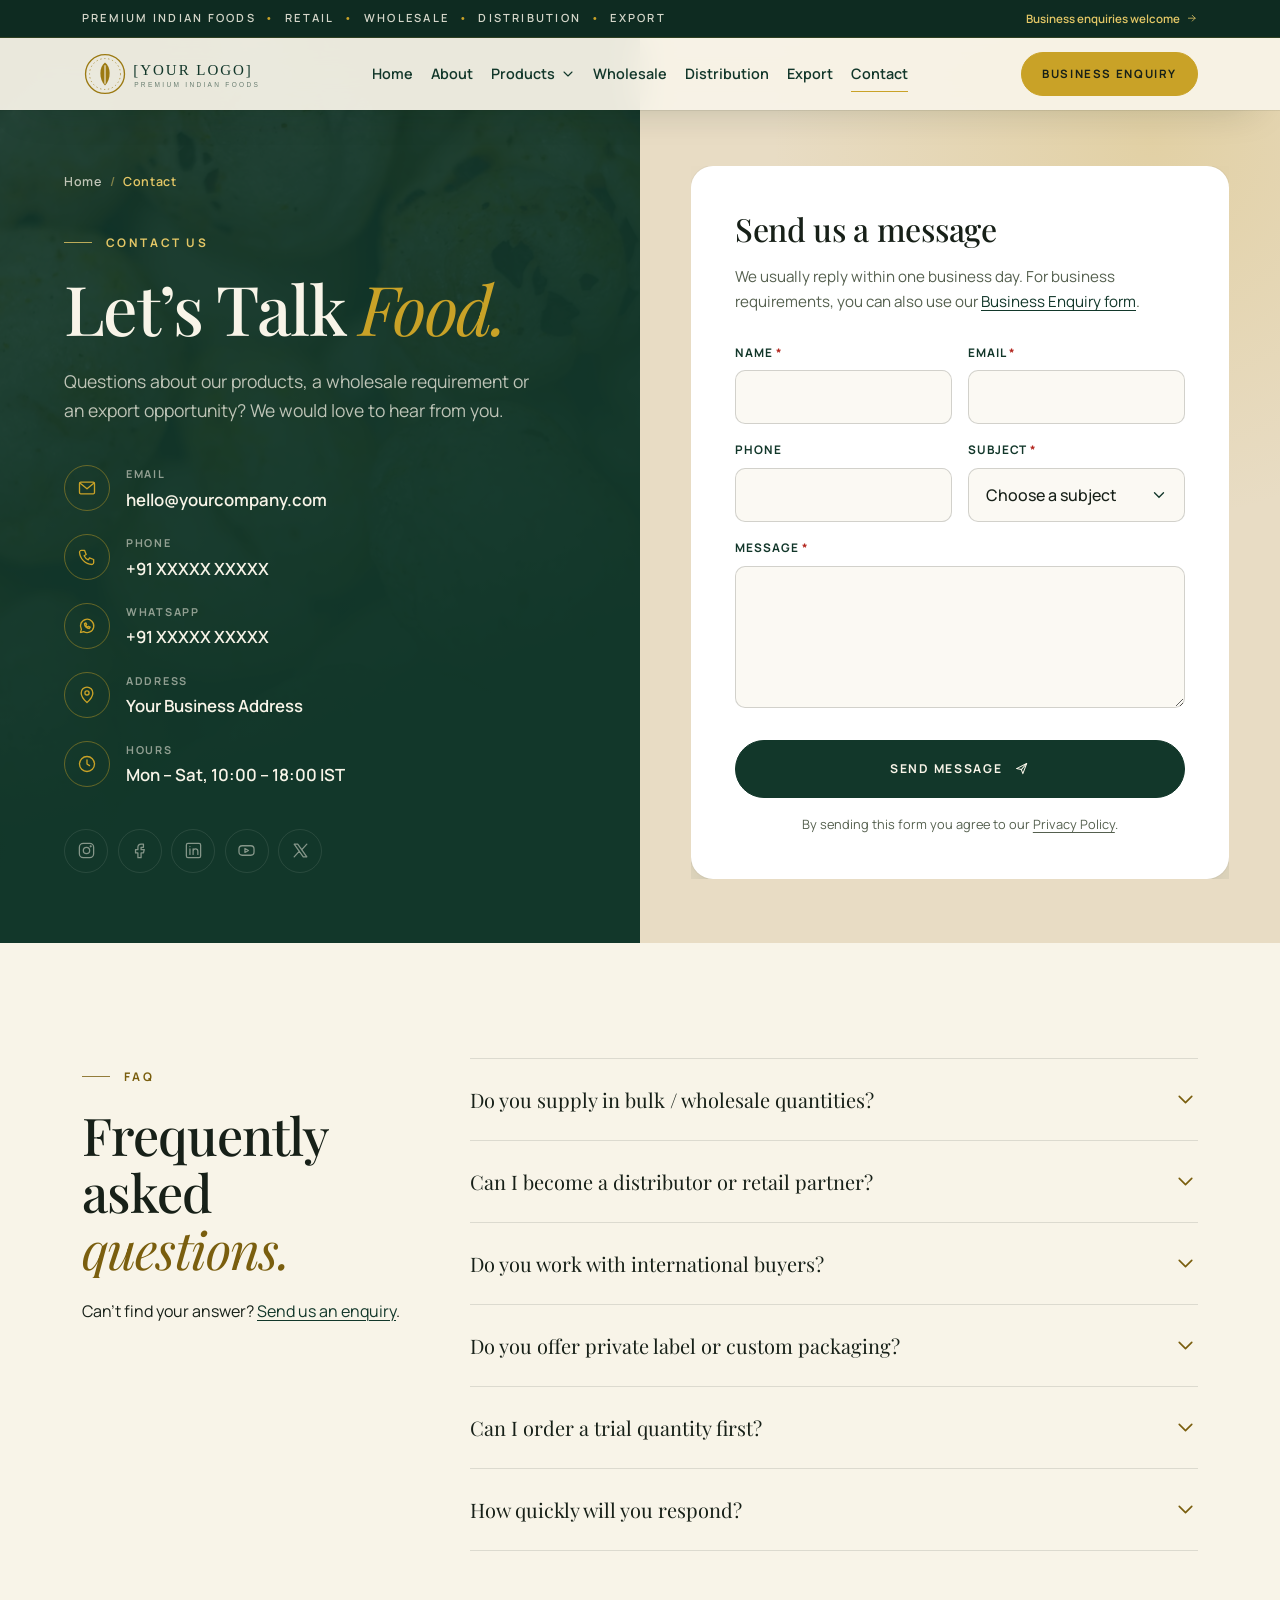
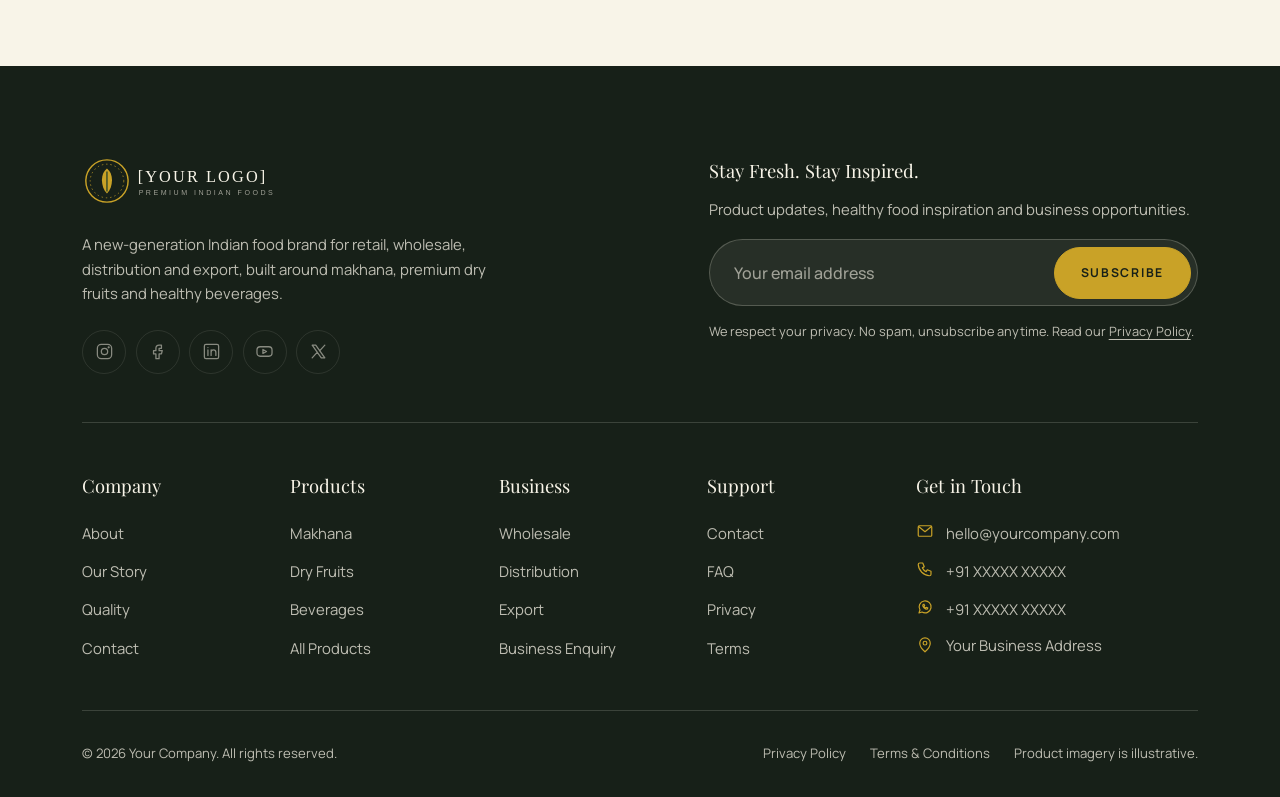
<file: pages/contact.html>
<!DOCTYPE html>
<html lang="en-IN">
<head>
<meta charset="utf-8">
<meta name="viewport" content="width=device-width, initial-scale=1">
<title>Contact Us | Let’s Talk Food | Your Company</title>
<meta name="description" content="Get in touch for product questions, wholesale, distribution or export enquiries. Email, phone, WhatsApp and contact form.">
<link rel="canonical" href="https://www.yourdomain.com/pages/contact.html">
<meta name="theme-color" content="#12372A">
<meta property="og:type" content="website">
<meta property="og:site_name" content="Your Company">
<meta property="og:locale" content="en_IN">
<meta property="og:title" content="Contact Us | Let’s Talk Food | Your Company">
<meta property="og:description" content="Get in touch for product questions, wholesale, distribution or export enquiries. Email, phone, WhatsApp and contact form.">
<meta property="og:url" content="https://www.yourdomain.com/pages/contact.html">
<meta property="og:image" content="https://www.yourdomain.com/assets/images/og-image.jpg">
<meta property="og:image:width" content="1200">
<meta property="og:image:height" content="630">
<meta name="twitter:card" content="summary_large_image">
<meta name="twitter:title" content="Contact Us | Let’s Talk Food | Your Company">
<meta name="twitter:description" content="Get in touch for product questions, wholesale, distribution or export enquiries. Email, phone, WhatsApp and contact form.">
<meta name="twitter:image" content="https://www.yourdomain.com/assets/images/og-image.jpg">
<link rel="icon" href="../assets/icons/favicon.svg" type="image/svg+xml">
<link rel="apple-touch-icon" href="../assets/icons/apple-touch-icon.png">
<link rel="preconnect" href="https://fonts.googleapis.com">
<link rel="preconnect" href="https://fonts.gstatic.com" crossorigin>
<link rel="preconnect" href="https://cdn.jsdelivr.net" crossorigin>
<link rel="stylesheet" href="https://fonts.googleapis.com/css2?family=Manrope:wght@400;500;600;700&amp;family=Playfair+Display:ital,wght@0,400;0,500;0,600;1,400;1,500&amp;display=swap">
<link rel="stylesheet" href="https://cdn.jsdelivr.net/npm/bootstrap@5.3.3/dist/css/bootstrap.min.css" integrity="sha384-QWTKZyjpPEjISv5WaRU9OFeRpok6YctnYmDr5pNlyT2bRjXh0JMhjY6hW+ALEwIH" crossorigin="anonymous">
<link rel="stylesheet" href="../assets/css/style.css">
<link rel="stylesheet" href="../assets/css/responsive.css">
<script>document.documentElement.classList.add('js');</script>
<script type="application/ld+json">{"@context":"https://schema.org","@type":"BreadcrumbList","itemListElement":[{"@type":"ListItem","position":1,"name":"Home","item":"https://www.yourdomain.com/"},{"@type":"ListItem","position":2,"name":"Contact","item":"https://www.yourdomain.com/pages/contact.html"}]}</script>
<script type="application/ld+json">{"@context":"https://schema.org","@type":"FAQPage","mainEntity":[{"@type":"Question","name":"Do you supply in bulk / wholesale quantities?","acceptedAnswer":{"@type":"Answer","text":"Yes. We welcome wholesale and bulk enquiries for makhana, dry fruits and healthy beverages. Share your products, quantities and delivery location through the Business Enquiry form and we will respond with options."}},{"@type":"Question","name":"Can I become a distributor or retail partner?","acceptedAnswer":{"@type":"Answer","text":"We are open to partnerships with retailers, wholesalers and distributors. Visit our Distribution page or send a business enquiry with details about your market and network."}},{"@type":"Question","name":"Do you work with international buyers?","acceptedAnswer":{"@type":"Answer","text":"We are exploring export opportunities and welcome enquiries from importers and international buyers. Requirements vary by destination, so we discuss specifications, packaging and documentation for each order."}},{"@type":"Question","name":"Do you offer private label or custom packaging?","acceptedAnswer":{"@type":"Answer","text":"Yes, we are open to private-label and custom packaging discussions. Tell us about your brand, product and pack-size requirements in the enquiry form."}},{"@type":"Question","name":"Can I order a trial quantity first?","acceptedAnswer":{"@type":"Answer","text":"Trial orders can be discussed for new business customers. Select “Trial Order” as the order type in the enquiry form."}},{"@type":"Question","name":"How quickly will you respond?","acceptedAnswer":{"@type":"Answer","text":"We aim to respond to every enquiry as quickly as possible during business hours. For urgent requirements, contact us on WhatsApp."}}]}</script>
</head>
<body class="page-contact page-split header-solid" data-base="../">
<a class="skip-link" href="#main">Skip to main content</a>
<svg xmlns="http://www.w3.org/2000/svg" aria-hidden="true" focusable="false" style="position:absolute;width:0;height:0;overflow:hidden"><defs><symbol id="i-arrow-right" viewBox="0 0 24 24" fill="none" stroke="currentColor" stroke-width="1.6" stroke-linecap="round" stroke-linejoin="round"><path d="M5 12h14M13 6l6 6-6 6"/></symbol><symbol id="i-arrow-up-right" viewBox="0 0 24 24" fill="none" stroke="currentColor" stroke-width="1.6" stroke-linecap="round" stroke-linejoin="round"><path d="M7 17L17 7M8 7h9v9"/></symbol><symbol id="i-arrow-up" viewBox="0 0 24 24" fill="none" stroke="currentColor" stroke-width="1.6" stroke-linecap="round" stroke-linejoin="round"><path d="M12 19V5M6 11l6-6 6 6"/></symbol><symbol id="i-chevron-down" viewBox="0 0 24 24" fill="none" stroke="currentColor" stroke-width="1.6" stroke-linecap="round" stroke-linejoin="round"><path d="M6 9l6 6 6-6"/></symbol><symbol id="i-chevron-left" viewBox="0 0 24 24" fill="none" stroke="currentColor" stroke-width="1.6" stroke-linecap="round" stroke-linejoin="round"><path d="M15 6l-6 6 6 6"/></symbol><symbol id="i-chevron-right" viewBox="0 0 24 24" fill="none" stroke="currentColor" stroke-width="1.6" stroke-linecap="round" stroke-linejoin="round"><path d="M9 6l6 6-6 6"/></symbol><symbol id="i-check" viewBox="0 0 24 24" fill="none" stroke="currentColor" stroke-width="1.6" stroke-linecap="round" stroke-linejoin="round"><path d="M5 12.5l4.5 4.5L19 7.5"/></symbol><symbol id="i-close" viewBox="0 0 24 24" fill="none" stroke="currentColor" stroke-width="1.6" stroke-linecap="round" stroke-linejoin="round"><path d="M6 6l12 12M18 6L6 18"/></symbol><symbol id="i-leaf" viewBox="0 0 24 24" fill="none" stroke="currentColor" stroke-width="1.6" stroke-linecap="round" stroke-linejoin="round"><path d="M5 19c0-8 5-14 15-14 0 10-6 15-14 15"/><path d="M5 19c3-4 6-7 10-9"/></symbol><symbol id="i-seedling" viewBox="0 0 24 24" fill="none" stroke="currentColor" stroke-width="1.6" stroke-linecap="round" stroke-linejoin="round"><path d="M12 21v-9"/><path d="M12 12c0-4-3-7-8-7 0 4 3 7 8 7z"/><path d="M12 10c0-3 2.5-6 7-6 0 3.5-2.5 6-7 6z"/></symbol><symbol id="i-box" viewBox="0 0 24 24" fill="none" stroke="currentColor" stroke-width="1.6" stroke-linecap="round" stroke-linejoin="round"><path d="M3.5 7.5L12 3l8.5 4.5v9L12 21l-8.5-4.5z"/><path d="M3.5 7.5L12 12l8.5-4.5M12 12v9"/></symbol><symbol id="i-truck" viewBox="0 0 24 24" fill="none" stroke="currentColor" stroke-width="1.6" stroke-linecap="round" stroke-linejoin="round"><path d="M2 6h11v10H2zM13 9h4.5l3.5 3.5V16h-8"/><circle cx="6.5" cy="17.5" r="1.8"/><circle cx="17" cy="17.5" r="1.8"/></symbol><symbol id="i-globe" viewBox="0 0 24 24" fill="none" stroke="currentColor" stroke-width="1.6" stroke-linecap="round" stroke-linejoin="round"><circle cx="12" cy="12" r="9"/><path d="M3 12h18"/><path d="M12 3c2.5 2.7 3.8 5.7 3.8 9s-1.3 6.3-3.8 9c-2.5-2.7-3.8-5.7-3.8-9S9.5 5.7 12 3z"/></symbol><symbol id="i-partner" viewBox="0 0 24 24" fill="none" stroke="currentColor" stroke-width="1.6" stroke-linecap="round" stroke-linejoin="round"><circle cx="9" cy="12" r="6"/><circle cx="15" cy="12" r="6"/></symbol><symbol id="i-store" viewBox="0 0 24 24" fill="none" stroke="currentColor" stroke-width="1.6" stroke-linecap="round" stroke-linejoin="round"><path d="M3 9l1.5-5h15L21 9M3 9h18"/><path d="M3 9c0 1.7 1.3 3 3 3s3-1.3 3-3c0 1.7 1.3 3 3 3s3-1.3 3-3c0 1.7 1.3 3 3 3s3-1.3 3-3"/><path d="M5 12v9h14v-9M10 21v-5h4v5"/></symbol><symbol id="i-building" viewBox="0 0 24 24" fill="none" stroke="currentColor" stroke-width="1.6" stroke-linecap="round" stroke-linejoin="round"><path d="M4 21V4h11v17M15 9h5v12M2 21h20M8 8h3M8 12h3M8 16h3"/></symbol><symbol id="i-shield" viewBox="0 0 24 24" fill="none" stroke="currentColor" stroke-width="1.6" stroke-linecap="round" stroke-linejoin="round"><path d="M12 3l8 3v6c0 4.5-3.4 8.3-8 9-4.6-.7-8-4.5-8-9V6z"/><path d="M8.5 12l2.5 2.5 4.5-5"/></symbol><symbol id="i-sparkle" viewBox="0 0 24 24" fill="none" stroke="currentColor" stroke-width="1.6" stroke-linecap="round" stroke-linejoin="round"><path d="M12 3l1.8 5.2L19 10l-5.2 1.8L12 17l-1.8-5.2L5 10l5.2-1.8z"/><path d="M19 16l.7 1.8 1.8.7-1.8.7-.7 1.8-.7-1.8-1.8-.7 1.8-.7z"/></symbol><symbol id="i-droplet" viewBox="0 0 24 24" fill="none" stroke="currentColor" stroke-width="1.6" stroke-linecap="round" stroke-linejoin="round"><path d="M12 3c3.5 4.2 6 7.6 6 10.5a6 6 0 0 1-12 0C6 10.6 8.5 7.2 12 3z"/></symbol><symbol id="i-heart" viewBox="0 0 24 24" fill="none" stroke="currentColor" stroke-width="1.6" stroke-linecap="round" stroke-linejoin="round"><path d="M12 20s-7.5-4.6-7.5-10A4.3 4.3 0 0 1 12 7.4 4.3 4.3 0 0 1 19.5 10c0 5.4-7.5 10-7.5 10z"/></symbol><symbol id="i-users" viewBox="0 0 24 24" fill="none" stroke="currentColor" stroke-width="1.6" stroke-linecap="round" stroke-linejoin="round"><circle cx="9" cy="8" r="3.5"/><path d="M2.5 20c0-3.6 2.9-6 6.5-6s6.5 2.4 6.5 6M16 4.6a3.5 3.5 0 0 1 0 6.8M18 14.2c2.1.7 3.5 2.8 3.5 5.8"/></symbol><symbol id="i-file" viewBox="0 0 24 24" fill="none" stroke="currentColor" stroke-width="1.6" stroke-linecap="round" stroke-linejoin="round"><path d="M6 3h8l4 4v14H6z"/><path d="M14 3v4h4M9 12h6M9 16h6"/></symbol><symbol id="i-ship" viewBox="0 0 24 24" fill="none" stroke="currentColor" stroke-width="1.6" stroke-linecap="round" stroke-linejoin="round"><path d="M4 14h16l-2.5 6h-11z"/><path d="M6 14V9h12v5M10 9V5h4v4"/></symbol><symbol id="i-layers" viewBox="0 0 24 24" fill="none" stroke="currentColor" stroke-width="1.6" stroke-linecap="round" stroke-linejoin="round"><path d="M12 3l9 4.5-9 4.5-9-4.5z"/><path d="M3 12l9 4.5 9-4.5M3 16.5L12 21l9-4.5"/></symbol><symbol id="i-tag" viewBox="0 0 24 24" fill="none" stroke="currentColor" stroke-width="1.6" stroke-linecap="round" stroke-linejoin="round"><path d="M3 12V4h8l10 10-8 8z"/><circle cx="7.5" cy="7.5" r="1.5"/></symbol><symbol id="i-mail" viewBox="0 0 24 24" fill="none" stroke="currentColor" stroke-width="1.6" stroke-linecap="round" stroke-linejoin="round"><rect x="3" y="5" width="18" height="14" rx="1.5"/><path d="M3.5 6l8.5 7 8.5-7"/></symbol><symbol id="i-phone" viewBox="0 0 24 24" fill="none" stroke="currentColor" stroke-width="1.6" stroke-linecap="round" stroke-linejoin="round"><path d="M5 4h4l2 5-2.5 1.5a11 11 0 0 0 5 5L15 13l5 2v4a2 2 0 0 1-2 2A16 16 0 0 1 3 6a2 2 0 0 1 2-2z"/></symbol><symbol id="i-whatsapp" viewBox="0 0 24 24" fill="none" stroke="currentColor" stroke-width="1.6" stroke-linecap="round" stroke-linejoin="round"><path d="M4 20l1.3-4A8 8 0 1 1 8 18.7z"/><path d="M9 9.2c0 3 2.6 5.8 5.8 5.8l1-1.6-2-1-1 1c-1-.5-1.7-1.2-2.2-2.2l1-1-1-2z"/></symbol><symbol id="i-pin" viewBox="0 0 24 24" fill="none" stroke="currentColor" stroke-width="1.6" stroke-linecap="round" stroke-linejoin="round"><path d="M12 21s-7-6.2-7-11.5A7 7 0 0 1 19 9.5C19 14.8 12 21 12 21z"/><circle cx="12" cy="9.5" r="2.5"/></symbol><symbol id="i-clock" viewBox="0 0 24 24" fill="none" stroke="currentColor" stroke-width="1.6" stroke-linecap="round" stroke-linejoin="round"><circle cx="12" cy="12" r="9"/><path d="M12 7v5l3 2"/></symbol><symbol id="i-instagram" viewBox="0 0 24 24" fill="none" stroke="currentColor" stroke-width="1.6" stroke-linecap="round" stroke-linejoin="round"><rect x="3" y="3" width="18" height="18" rx="5"/><circle cx="12" cy="12" r="4"/><circle cx="17.3" cy="6.7" r=".6" fill="currentColor"/></symbol><symbol id="i-facebook" viewBox="0 0 24 24" fill="none" stroke="currentColor" stroke-width="1.6" stroke-linecap="round" stroke-linejoin="round"><path d="M14 8h3V4h-3a4 4 0 0 0-4 4v3H7v4h3v6h4v-6h3l1-4h-4V8z"/></symbol><symbol id="i-linkedin" viewBox="0 0 24 24" fill="none" stroke="currentColor" stroke-width="1.6" stroke-linecap="round" stroke-linejoin="round"><rect x="3" y="3" width="18" height="18" rx="2"/><path d="M7.5 10v7M7.5 7v.01M11.5 17v-7M11.5 13a3 3 0 0 1 6 0v4"/></symbol><symbol id="i-youtube" viewBox="0 0 24 24" fill="none" stroke="currentColor" stroke-width="1.6" stroke-linecap="round" stroke-linejoin="round"><rect x="2.5" y="6" width="19" height="12" rx="4"/><path d="M10 9.5v5l4.5-2.5z"/></symbol><symbol id="i-x" viewBox="0 0 24 24" fill="none" stroke="currentColor" stroke-width="1.6" stroke-linecap="round" stroke-linejoin="round"><path d="M4 4h4.5L20 20h-4.5zM20 4l-6.6 7.2M4 20l6.6-7.2"/></symbol><symbol id="i-quote" viewBox="0 0 24 24" fill="none" stroke="currentColor" stroke-width="1.6" stroke-linecap="round" stroke-linejoin="round"><path d="M10 7c-3 .6-5 2.8-5 6.5V17h5v-5H7.6c.2-1.8 1.1-2.9 2.4-3.3zM19 7c-3 .6-5 2.8-5 6.5V17h5v-5h-2.4c.2-1.8 1.1-2.9 2.4-3.3z"/></symbol><symbol id="i-award" viewBox="0 0 24 24" fill="none" stroke="currentColor" stroke-width="1.6" stroke-linecap="round" stroke-linejoin="round"><circle cx="12" cy="9" r="6"/><path d="M8.5 14L7 21l5-2.5 5 2.5-1.5-7"/></symbol><symbol id="i-repeat" viewBox="0 0 24 24" fill="none" stroke="currentColor" stroke-width="1.6" stroke-linecap="round" stroke-linejoin="round"><path d="M17 2l3 3-3 3M4 11V9a4 4 0 0 1 4-4h12M7 22l-3-3 3-3M20 13v2a4 4 0 0 1-4 4H4"/></symbol><symbol id="i-compass" viewBox="0 0 24 24" fill="none" stroke="currentColor" stroke-width="1.6" stroke-linecap="round" stroke-linejoin="round"><circle cx="12" cy="12" r="9"/><path d="M15.5 8.5l-2 5-5 2 2-5z"/></symbol><symbol id="i-network" viewBox="0 0 24 24" fill="none" stroke="currentColor" stroke-width="1.6" stroke-linecap="round" stroke-linejoin="round"><circle cx="12" cy="5" r="2"/><circle cx="5" cy="19" r="2"/><circle cx="19" cy="19" r="2"/><path d="M12 7v5M12 12l-5.5 5.5M12 12l5.5 5.5"/></symbol><symbol id="i-route" viewBox="0 0 24 24" fill="none" stroke="currentColor" stroke-width="1.6" stroke-linecap="round" stroke-linejoin="round"><circle cx="6" cy="19" r="2"/><circle cx="18" cy="5" r="2"/><path d="M8 19h7.5a3.5 3.5 0 0 0 0-7h-7a3.5 3.5 0 0 1 0-7H16"/></symbol><symbol id="i-cup" viewBox="0 0 24 24" fill="none" stroke="currentColor" stroke-width="1.6" stroke-linecap="round" stroke-linejoin="round"><path d="M4 9h13v5a5 5 0 0 1-5 5H9a5 5 0 0 1-5-5z"/><path d="M17 10h1.5a2.5 2.5 0 0 1 0 5H17M8 3v3M12 3v3"/></symbol><symbol id="i-cart" viewBox="0 0 24 24" fill="none" stroke="currentColor" stroke-width="1.6" stroke-linecap="round" stroke-linejoin="round"><path d="M3 4h2.5l2.2 11h10.6L20 8H6.5"/><circle cx="9" cy="19" r="1.5"/><circle cx="17" cy="19" r="1.5"/></symbol><symbol id="i-eye" viewBox="0 0 24 24" fill="none" stroke="currentColor" stroke-width="1.6" stroke-linecap="round" stroke-linejoin="round"><path d="M2 12s3.6-7 10-7 10 7 10 7-3.6 7-10 7S2 12 2 12z"/><circle cx="12" cy="12" r="3"/></symbol><symbol id="i-send" viewBox="0 0 24 24" fill="none" stroke="currentColor" stroke-width="1.6" stroke-linecap="round" stroke-linejoin="round"><path d="M4 12l16-8-6 16-2.5-6.5z"/><path d="M11.5 13.5L20 4"/></symbol><symbol id="i-message" viewBox="0 0 24 24" fill="none" stroke="currentColor" stroke-width="1.6" stroke-linecap="round" stroke-linejoin="round"><path d="M4 5h16v11H9l-5 4z"/></symbol><symbol id="i-sun" viewBox="0 0 24 24" fill="none" stroke="currentColor" stroke-width="1.6" stroke-linecap="round" stroke-linejoin="round"><circle cx="12" cy="12" r="4"/><path d="M12 2v2M12 20v2M2 12h2M20 12h2M4.9 4.9l1.4 1.4M17.7 17.7l1.4 1.4M4.9 19.1l1.4-1.4M17.7 6.3l1.4-1.4"/></symbol><symbol id="i-scale" viewBox="0 0 24 24" fill="none" stroke="currentColor" stroke-width="1.6" stroke-linecap="round" stroke-linejoin="round"><path d="M12 3v18M7 21h10M5 7h14M5 7l-3 7a3 3 0 0 0 6 0zM19 7l-3 7a3 3 0 0 0 6 0z"/></symbol><symbol id="i-hotel" viewBox="0 0 24 24" fill="none" stroke="currentColor" stroke-width="1.6" stroke-linecap="round" stroke-linejoin="round"><path d="M3 21V9l9-6 9 6v12M3 21h18M9 21v-5h6v5M8 11h2M14 11h2"/></symbol><symbol id="i-briefcase" viewBox="0 0 24 24" fill="none" stroke="currentColor" stroke-width="1.6" stroke-linecap="round" stroke-linejoin="round"><rect x="3" y="7" width="18" height="13" rx="1.5"/><path d="M8 7V4h8v3M3 13h18"/></symbol><symbol id="i-search" viewBox="0 0 24 24" fill="none" stroke="currentColor" stroke-width="1.6" stroke-linecap="round" stroke-linejoin="round"><circle cx="11" cy="11" r="7"/><path d="M20 20l-4-4"/></symbol><symbol id="i-info" viewBox="0 0 24 24" fill="none" stroke="currentColor" stroke-width="1.6" stroke-linecap="round" stroke-linejoin="round"><circle cx="12" cy="12" r="9"/><path d="M12 11v6M12 7.5v.01"/></symbol><symbol id="i-alert" viewBox="0 0 24 24" fill="none" stroke="currentColor" stroke-width="1.6" stroke-linecap="round" stroke-linejoin="round"><path d="M12 3l10 18H2z"/><path d="M12 10v5M12 18v.01"/></symbol><symbol id="i-grid" viewBox="0 0 24 24" fill="none" stroke="currentColor" stroke-width="1.6" stroke-linecap="round" stroke-linejoin="round"><rect x="4" y="4" width="7" height="7"/><rect x="13" y="4" width="7" height="7"/><rect x="4" y="13" width="7" height="7"/><rect x="13" y="13" width="7" height="7"/></symbol></defs></svg>
<header class="site-header" data-header>
  <div class="announce">
    <div class="container announce__inner">
      <p class="announce__text"><span class="announce__lead">Premium Indian Foods<span aria-hidden="true">•</span></span>Retail<span aria-hidden="true">•</span>Wholesale<span aria-hidden="true">•</span>Distribution<span aria-hidden="true">•</span>Export</p>
      <a class="announce__link" href="enquiry.html">Business enquiries welcome <svg class="icon" aria-hidden="true" focusable="false"><use href="#i-arrow-right"></use></svg></a>
    </div>
  </div>
  <nav class="nav" aria-label="Primary">
    <div class="container nav__inner">
      <a class="brand" href="../index.html" aria-label="Your Company home">
        <img class="brand__logo brand__logo--light" src="../assets/images/brand/logo-light.svg" alt="" width="200" height="52">
        <img class="brand__logo brand__logo--dark" src="../assets/images/brand/logo-dark.svg" alt="" width="200" height="52">
      </a>
      <ul class="nav__menu">
        <li><a class="nav__link" href="../index.html">Home</a></li>
        <li><a class="nav__link" href="about.html">About</a></li>
        <li class="nav__dd" data-dropdown>
          <button class="nav__link nav__dd-toggle" type="button" aria-expanded="false" aria-controls="mega-products">Products <svg class="icon" aria-hidden="true" focusable="false"><use href="#i-chevron-down"></use></svg></button>
          <div class="mega" id="mega-products">
            <div class="mega__inner">
              <a class="mega__card" href="makhana.html">
                <span class="mega__img"><img src="../assets/images/products/category-makhana.webp" alt="" width="800" height="1000" loading="lazy" decoding="async"></span>
                <span class="mega__label">Makhana</span><span class="mega__desc">Premium fox nuts</span>
              </a>
              <a class="mega__card" href="dry-fruits.html">
                <span class="mega__img"><img src="../assets/images/products/category-dry-fruits.webp" alt="" width="800" height="1000" loading="lazy" decoding="async"></span>
                <span class="mega__label">Dry Fruits</span><span class="mega__desc">Almonds, cashews &amp; more</span>
              </a>
              <a class="mega__card" href="beverages.html">
                <span class="mega__img"><img src="../assets/images/products/category-beverages.webp" alt="" width="800" height="1000" loading="lazy" decoding="async"></span>
                <span class="mega__label">Beverages</span><span class="mega__desc">Wellness drink concepts</span>
              </a>
              <div class="mega__aside">
                <p class="eyebrow">Our Range</p>
                <a class="mega__all" href="products.html">All Products <svg class="icon" aria-hidden="true" focusable="false"><use href="#i-arrow-right"></use></svg></a>
                <a class="mega__sub" href="products.html#snacks">Healthy Snacks</a>
                <a class="mega__sub" href="enquiry.html?type=private-label">Private Label</a>
              </div>
            </div>
          </div>
        </li>
        <li><a class="nav__link" href="wholesale.html">Wholesale</a></li>
        <li><a class="nav__link" href="distribution.html">Distribution</a></li>
        <li><a class="nav__link" href="export.html">Export</a></li>
        <li><a class="nav__link" href="contact.html" aria-current="page">Contact</a></li>
      </ul>
      <a class="btn-lux btn-lux--gold btn-lux--sm nav__cta" href="enquiry.html"><span class="btn-lux__label">Business Enquiry</span></a>
      <button class="burger" type="button" aria-expanded="false" aria-controls="mobile-menu" aria-label="Open menu" data-burger>
        <span class="burger__line"></span><span class="burger__line"></span><span class="burger__line"></span>
      </button>
    </div>
  </nav>
</header>
<div class="mobile-menu" id="mobile-menu" data-mobile-menu aria-label="Mobile navigation" role="dialog" aria-modal="true" hidden>
  <div class="mobile-menu__inner">
    <ul class="mobile-menu__list">
      <li style="--i:0"><a href="../index.html"><span class="mobile-menu__num">01</span>Home</a></li>
      <li style="--i:1"><a href="about.html"><span class="mobile-menu__num">02</span>About</a></li>
      <li style="--i:2"><a href="products.html"><span class="mobile-menu__num">03</span>Products</a></li>
      <li style="--i:3"><a href="makhana.html"><span class="mobile-menu__num">04</span>Makhana</a></li>
      <li style="--i:4"><a href="dry-fruits.html"><span class="mobile-menu__num">05</span>Dry Fruits</a></li>
      <li style="--i:5"><a href="beverages.html"><span class="mobile-menu__num">06</span>Beverages</a></li>
      <li style="--i:6"><a href="wholesale.html"><span class="mobile-menu__num">07</span>Wholesale</a></li>
      <li style="--i:7"><a href="distribution.html"><span class="mobile-menu__num">08</span>Distribution</a></li>
      <li style="--i:8"><a href="export.html"><span class="mobile-menu__num">09</span>Export</a></li>
      <li style="--i:9"><a href="contact.html" aria-current="page"><span class="mobile-menu__num">10</span>Contact</a></li>
    </ul>
    <div class="mobile-menu__foot">
      <a class="btn-lux btn-lux--gold w-100" href="enquiry.html"><span class="btn-lux__label">Business Enquiry</span><svg class="icon btn-lux__icon" aria-hidden="true" focusable="false"><use href="#i-arrow-right"></use></svg></a>
      <div class="mobile-menu__contact">
        <a href="contact.html" data-config="email" data-config-href="email">hello@yourcompany.com</a>
        <a href="contact.html" data-config-href="whatsapp"><svg class="icon" aria-hidden="true" focusable="false"><use href="#i-whatsapp"></use></svg> WhatsApp us</a>
      </div>
    </div>
  </div>
</div>
<main id="main" tabindex="-1">

<section class="split" aria-labelledby="page-title">
  <div class="split__left">
    <div class="split__bg" aria-hidden="true"><img src="../assets/images/hero/makhana-hero.webp" alt="" width="1920" height="1080" decoding="async"></div>
    <div class="split__left-inner">
      <nav class="crumbs" aria-label="Breadcrumb"><ol><li><a href="../index.html">Home</a></li><li aria-current="page">Contact</li></ol></nav>
      <p class="eyebrow eyebrow--light" data-reveal="fade-up">Contact Us</p>
      <h1 class="t-display t-display--page" id="page-title" data-reveal="fade-up" data-delay="1">Let’s Talk <em>Food.</em></h1>
      <p class="split__lead" data-reveal="fade-up" data-delay="2">Questions about our products, a wholesale requirement or an export opportunity? We would love to hear from you.</p>
      <ul class="contact-list" data-stagger>
        <li><svg class="icon" aria-hidden="true" focusable="false"><use href="#i-mail"></use></svg><div><span>Email</span><a href="contact.html" data-config="email" data-config-href="email">hello@yourcompany.com</a></div></li>
        <li><svg class="icon" aria-hidden="true" focusable="false"><use href="#i-phone"></use></svg><div><span>Phone</span><a href="contact.html" data-config="phone" data-config-href="phone">+91 XXXXX XXXXX</a></div></li>
        <li><svg class="icon" aria-hidden="true" focusable="false"><use href="#i-whatsapp"></use></svg><div><span>WhatsApp</span><a href="contact.html" data-config="whatsapp" data-config-href="whatsapp">+91 XXXXX XXXXX</a></div></li>
        <li><svg class="icon" aria-hidden="true" focusable="false"><use href="#i-pin"></use></svg><div><span>Address</span><address data-config="address">Your Business Address</address></div></li>
        <li><svg class="icon" aria-hidden="true" focusable="false"><use href="#i-clock"></use></svg><div><span>Hours</span><p data-config="businessHours">Mon – Sat, 10:00 – 18:00 IST</p></div></li>
      </ul>
      <div class="split__social"><ul class="social" aria-label="Social media"><li><span class="social__link is-placeholder" data-social="instagram" title="Instagram — add your link in assets/js/config.js"><span class="visually-hidden">Instagram</span><svg class="icon" aria-hidden="true" focusable="false"><use href="#i-instagram"></use></svg></span></li><li><span class="social__link is-placeholder" data-social="facebook" title="Facebook — add your link in assets/js/config.js"><span class="visually-hidden">Facebook</span><svg class="icon" aria-hidden="true" focusable="false"><use href="#i-facebook"></use></svg></span></li><li><span class="social__link is-placeholder" data-social="linkedin" title="LinkedIn — add your link in assets/js/config.js"><span class="visually-hidden">LinkedIn</span><svg class="icon" aria-hidden="true" focusable="false"><use href="#i-linkedin"></use></svg></span></li><li><span class="social__link is-placeholder" data-social="youtube" title="YouTube — add your link in assets/js/config.js"><span class="visually-hidden">YouTube</span><svg class="icon" aria-hidden="true" focusable="false"><use href="#i-youtube"></use></svg></span></li><li><span class="social__link is-placeholder" data-social="x" title="X (Twitter) — add your link in assets/js/config.js"><span class="visually-hidden">X (Twitter)</span><svg class="icon" aria-hidden="true" focusable="false"><use href="#i-x"></use></svg></span></li></ul></div>
    </div>
  </div>
  <div class="split__right">
    <div class="float-card" data-reveal="fade-up" data-delay="1">
      <h2 class="t-h3">Send us a message</h2>
      <p class="float-card__sub">We usually reply within one business day. For business requirements, you can also use our <a href="enquiry.html">Business Enquiry form</a>.</p>
      <form class="lux-form lux-form--card" id="contact-form" data-form="contact" novalidate>
        <div class="row g-3">
          <div class="col-sm-6 field"><label for="ct-name">Name <span class="req" aria-hidden="true">*</span></label><input id="ct-name" name="name" type="text" required minlength="2" autocomplete="name" aria-describedby="ct-name-error"><p class="field__error" id="ct-name-error" data-error-for="name"></p></div>
          <div class="col-sm-6 field"><label for="ct-email">Email <span class="req" aria-hidden="true">*</span></label><input id="ct-email" name="email" type="email" required autocomplete="email" aria-describedby="ct-email-error"><p class="field__error" id="ct-email-error" data-error-for="email"></p></div>
          <div class="col-sm-6 field"><label for="ct-phone">Phone</label><input id="ct-phone" name="phone" type="tel" autocomplete="tel" inputmode="tel" data-validate="phone" aria-describedby="ct-phone-error"><p class="field__error" id="ct-phone-error" data-error-for="phone"></p></div>
          <div class="col-sm-6 field"><label for="ct-subject">Subject <span class="req" aria-hidden="true">*</span></label><select id="ct-subject" name="subject" required aria-describedby="ct-subject-error"><option value="">Choose a subject</option><option>Product question</option><option>Retail order</option><option>Wholesale / bulk</option><option>Distribution partnership</option><option>Export enquiry</option><option>Other</option></select><p class="field__error" id="ct-subject-error" data-error-for="subject"></p></div>
          <div class="col-12 field"><label for="ct-msg">Message <span class="req" aria-hidden="true">*</span></label><textarea id="ct-msg" name="message" rows="5" required minlength="10" maxlength="2000" aria-describedby="ct-msg-error"></textarea><p class="field__error" id="ct-msg-error" data-error-for="message"></p></div>
        </div>
        <div class="hp-field" aria-hidden="true"><label>Leave this field empty<input type="text" name="company_website" tabindex="-1" autocomplete="off"></label></div>
        <button class="btn-lux btn-lux--forest btn-lux--lg w-100 mt-4" type="submit"><span class="btn-lux__label">Send Message</span><span class="btn-lux__spinner" aria-hidden="true"></span><svg class="icon btn-lux__icon" aria-hidden="true" focusable="false"><use href="#i-send"></use></svg></button>
        <p class="news-form__micro text-center mt-3">By sending this form you agree to our <a href="privacy-policy.html">Privacy Policy</a>.</p>
        <div class="form-status" data-form-status role="status" aria-live="polite" tabindex="-1"></div>
      </form>
    </div>
  </div>
</section>

<section class="section section--cream faq" id="faq" aria-labelledby="faq-title">
  <div class="container">
    <div class="row g-5">
      <div class="col-lg-4">
        <p class="eyebrow" data-reveal="fade-up">FAQ</p>
        <h2 class="t-h2" id="faq-title" data-reveal="fade-up" data-delay="1">Frequently asked <em>questions.</em></h2>
        <p data-reveal="fade-up" data-delay="2">Can’t find your answer? <a href="enquiry.html">Send us an enquiry</a>.</p>
      </div>
      <div class="col-lg-8">
        <div class="faq__list" data-stagger>
          <details class="faq__item"><summary>Do you supply in bulk / wholesale quantities?<svg class="icon" aria-hidden="true" focusable="false"><use href="#i-chevron-down"></use></svg></summary><div class="faq__a"><p>Yes. We welcome wholesale and bulk enquiries for makhana, dry fruits and healthy beverages. Share your products, quantities and delivery location through the Business Enquiry form and we will respond with options.</p></div></details>
          <details class="faq__item"><summary>Can I become a distributor or retail partner?<svg class="icon" aria-hidden="true" focusable="false"><use href="#i-chevron-down"></use></svg></summary><div class="faq__a"><p>We are open to partnerships with retailers, wholesalers and distributors. Visit our Distribution page or send a business enquiry with details about your market and network.</p></div></details>
          <details class="faq__item"><summary>Do you work with international buyers?<svg class="icon" aria-hidden="true" focusable="false"><use href="#i-chevron-down"></use></svg></summary><div class="faq__a"><p>We are exploring export opportunities and welcome enquiries from importers and international buyers. Requirements vary by destination, so we discuss specifications, packaging and documentation for each order.</p></div></details>
          <details class="faq__item"><summary>Do you offer private label or custom packaging?<svg class="icon" aria-hidden="true" focusable="false"><use href="#i-chevron-down"></use></svg></summary><div class="faq__a"><p>Yes, we are open to private-label and custom packaging discussions. Tell us about your brand, product and pack-size requirements in the enquiry form.</p></div></details>
          <details class="faq__item"><summary>Can I order a trial quantity first?<svg class="icon" aria-hidden="true" focusable="false"><use href="#i-chevron-down"></use></svg></summary><div class="faq__a"><p>Trial orders can be discussed for new business customers. Select “Trial Order” as the order type in the enquiry form.</p></div></details>
          <details class="faq__item"><summary>How quickly will you respond?<svg class="icon" aria-hidden="true" focusable="false"><use href="#i-chevron-down"></use></svg></summary><div class="faq__a"><p>We aim to respond to every enquiry as quickly as possible during business hours. For urgent requirements, contact us on WhatsApp.</p></div></details>
        </div>
      </div>
    </div>
  </div>
</section>

</main>
<footer class="footer">
  <div class="container">
    <div class="footer__top">
      <div class="footer__brand">
        <a class="brand brand--footer" href="../index.html" aria-label="Your Company home"><img src="../assets/images/brand/logo-light.svg" alt="" width="200" height="52" loading="lazy"></a>
        <p class="footer__tagline">A new-generation Indian food brand for retail, wholesale, distribution and export, built around makhana, premium dry fruits and healthy beverages.</p>
        <ul class="social" aria-label="Social media"><li><span class="social__link is-placeholder" data-social="instagram" title="Instagram — add your link in assets/js/config.js"><span class="visually-hidden">Instagram</span><svg class="icon" aria-hidden="true" focusable="false"><use href="#i-instagram"></use></svg></span></li><li><span class="social__link is-placeholder" data-social="facebook" title="Facebook — add your link in assets/js/config.js"><span class="visually-hidden">Facebook</span><svg class="icon" aria-hidden="true" focusable="false"><use href="#i-facebook"></use></svg></span></li><li><span class="social__link is-placeholder" data-social="linkedin" title="LinkedIn — add your link in assets/js/config.js"><span class="visually-hidden">LinkedIn</span><svg class="icon" aria-hidden="true" focusable="false"><use href="#i-linkedin"></use></svg></span></li><li><span class="social__link is-placeholder" data-social="youtube" title="YouTube — add your link in assets/js/config.js"><span class="visually-hidden">YouTube</span><svg class="icon" aria-hidden="true" focusable="false"><use href="#i-youtube"></use></svg></span></li><li><span class="social__link is-placeholder" data-social="x" title="X (Twitter) — add your link in assets/js/config.js"><span class="visually-hidden">X (Twitter)</span><svg class="icon" aria-hidden="true" focusable="false"><use href="#i-x"></use></svg></span></li></ul>
      </div>
      <div class="footer__news">
        <p class="footer__title">Stay Fresh. Stay Inspired.</p>
        <p class="footer__news-text">Product updates, healthy food inspiration and business opportunities.</p>
        <form class="news-form news-form--compact" data-form="newsletter" novalidate>
  <div class="news-form__row">
    <label for="footer-news" class="visually-hidden">Email address</label>
    <input class="news-form__input" type="email" id="footer-news" name="email" required autocomplete="email" placeholder="Your email address" aria-describedby="footer-news-error footer-news-micro">
    <button class="btn-lux btn-lux--gold" type="submit"><span class="btn-lux__label">Subscribe</span><span class="btn-lux__spinner" aria-hidden="true"></span></button>
  </div>
  <div class="hp-field" aria-hidden="true"><label>Leave this field empty<input type="text" name="company_website" tabindex="-1" autocomplete="off"></label></div>
  <p class="field__error" id="footer-news-error" data-error-for="email"></p>
  <p class="news-form__micro" id="footer-news-micro">We respect your privacy. No spam, unsubscribe anytime. Read our <a href="privacy-policy.html">Privacy Policy</a>.</p>
  <div class="form-status" data-form-status role="status" aria-live="polite"></div>
</form>
      </div>
    </div>
    <div class="footer__cols">
      <div class="footer__col">
        <p class="footer__title">Company</p>
        <ul><li><a href="about.html">About</a></li><li><a href="about.html#story">Our Story</a></li><li><a href="about.html#quality">Quality</a></li><li><a href="contact.html">Contact</a></li></ul>
      </div>
      <div class="footer__col">
        <p class="footer__title">Products</p>
        <ul><li><a href="makhana.html">Makhana</a></li><li><a href="dry-fruits.html">Dry Fruits</a></li><li><a href="beverages.html">Beverages</a></li><li><a href="products.html">All Products</a></li></ul>
      </div>
      <div class="footer__col">
        <p class="footer__title">Business</p>
        <ul><li><a href="wholesale.html">Wholesale</a></li><li><a href="distribution.html">Distribution</a></li><li><a href="export.html">Export</a></li><li><a href="enquiry.html">Business Enquiry</a></li></ul>
      </div>
      <div class="footer__col">
        <p class="footer__title">Support</p>
        <ul><li><a href="contact.html">Contact</a></li><li><a href="contact.html#faq">FAQ</a></li><li><a href="privacy-policy.html">Privacy</a></li><li><a href="terms.html">Terms</a></li></ul>
      </div>
      <div class="footer__col footer__col--contact">
        <p class="footer__title">Get in Touch</p>
        <ul class="footer__contact">
          <li><svg class="icon" aria-hidden="true" focusable="false"><use href="#i-mail"></use></svg><a href="contact.html" data-config="email" data-config-href="email">hello@yourcompany.com</a></li>
          <li><svg class="icon" aria-hidden="true" focusable="false"><use href="#i-phone"></use></svg><a href="contact.html" data-config="phone" data-config-href="phone">+91 XXXXX XXXXX</a></li>
          <li><svg class="icon" aria-hidden="true" focusable="false"><use href="#i-whatsapp"></use></svg><a href="contact.html" data-config="whatsapp" data-config-href="whatsapp">+91 XXXXX XXXXX</a></li>
          <li><svg class="icon" aria-hidden="true" focusable="false"><use href="#i-pin"></use></svg><span data-config="address">Your Business Address</span></li>
        </ul>
      </div>
    </div>
    <div class="footer__bottom">
      <p>© <span data-year>2026</span> <span data-config="companyName">Your Company</span>. All rights reserved.</p>
      <p class="footer__legal"><a href="privacy-policy.html">Privacy Policy</a><a href="terms.html">Terms &amp; Conditions</a><span>Product imagery is illustrative.</span></p>
    </div>
  </div>
</footer>
<div class="m-cta" data-mcta>
  <a class="m-cta__main" href="enquiry.html"><svg class="icon" aria-hidden="true" focusable="false"><use href="#i-briefcase"></use></svg><span>Business Enquiry</span></a>
  <a class="m-cta__icon" href="contact.html" data-config-href="whatsapp" aria-label="Chat on WhatsApp"><svg class="icon" aria-hidden="true" focusable="false"><use href="#i-whatsapp"></use></svg></a>
  <a class="m-cta__icon" href="contact.html" data-config-href="phone" aria-label="Call us"><svg class="icon" aria-hidden="true" focusable="false"><use href="#i-phone"></use></svg></a>
</div>
<button class="to-top" type="button" data-to-top aria-label="Back to top"><svg class="icon" aria-hidden="true" focusable="false"><use href="#i-arrow-up"></use></svg></button>
<script src="../assets/js/config.js" defer></script>
<script src="../assets/js/main.js" defer></script>
<script src="../assets/js/animations.js" defer></script>
<script src="../assets/js/forms.js" defer></script>
</body>
</html>
</file>
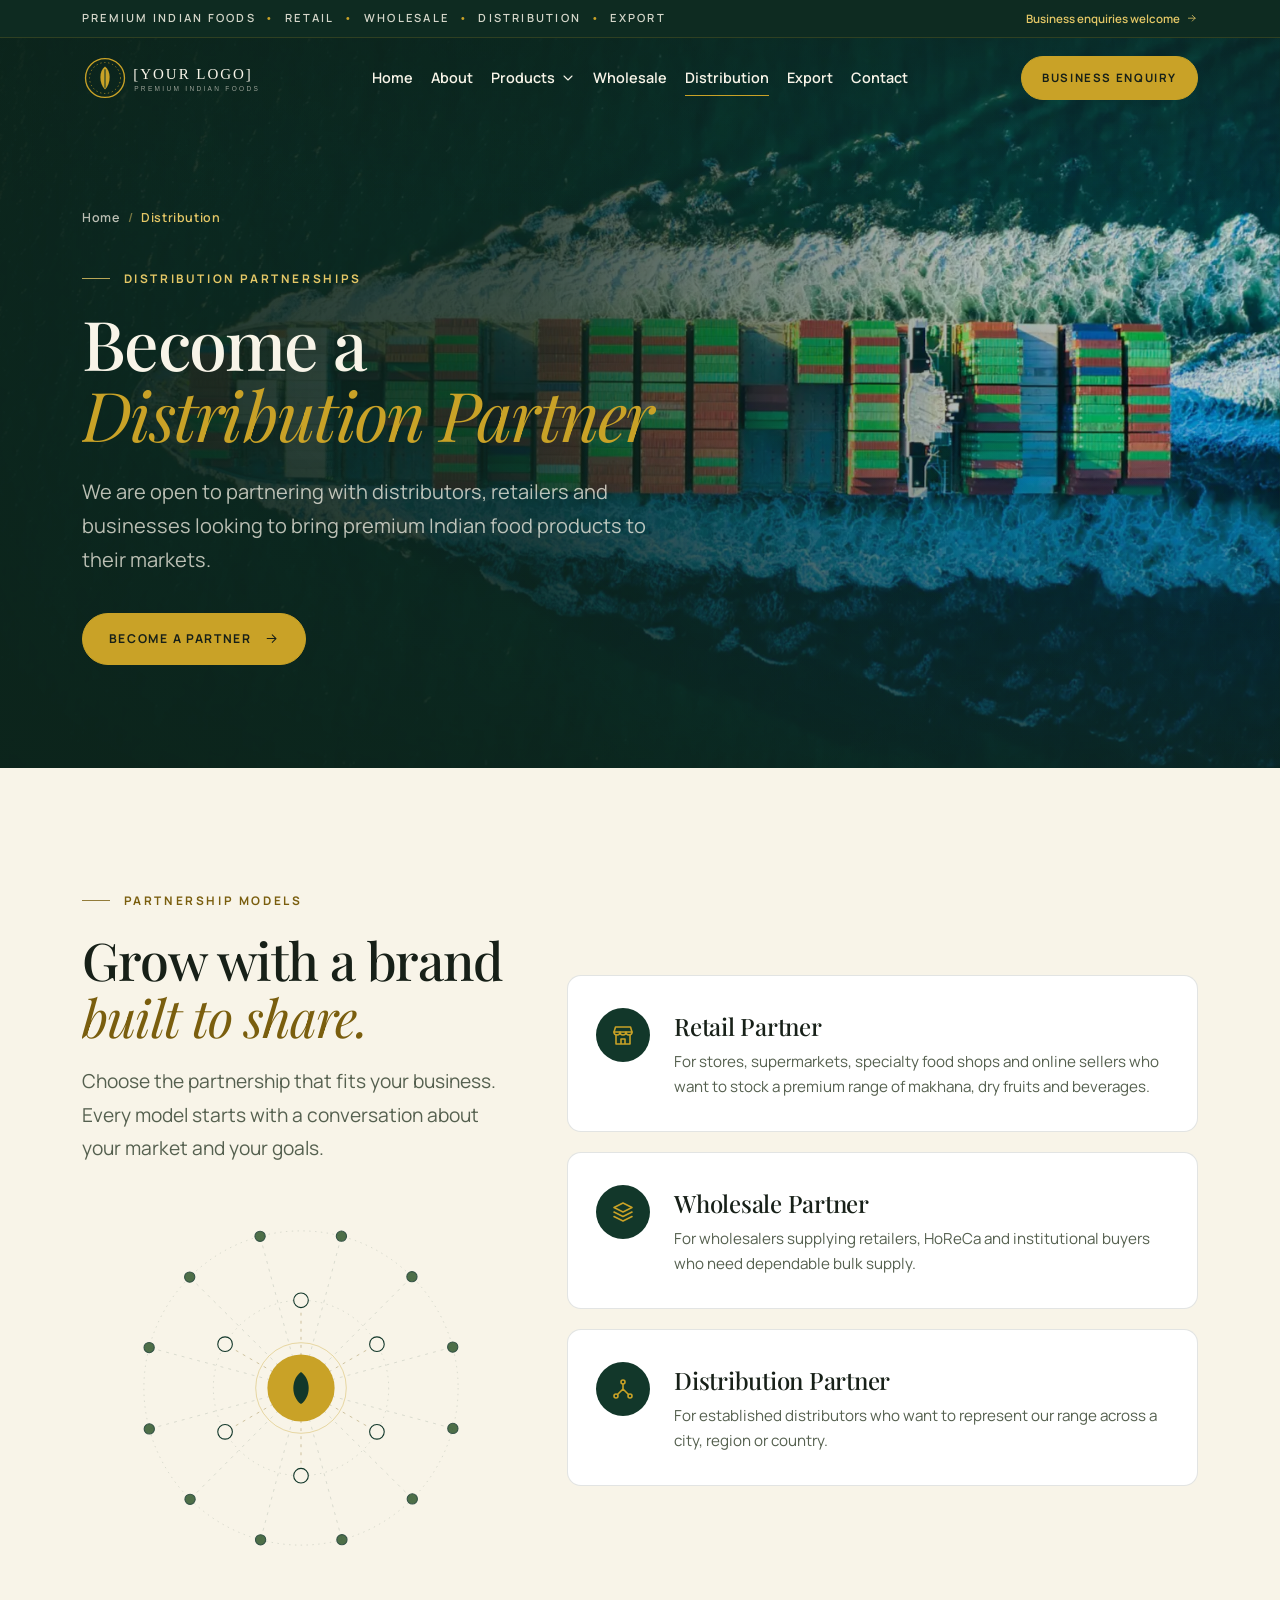
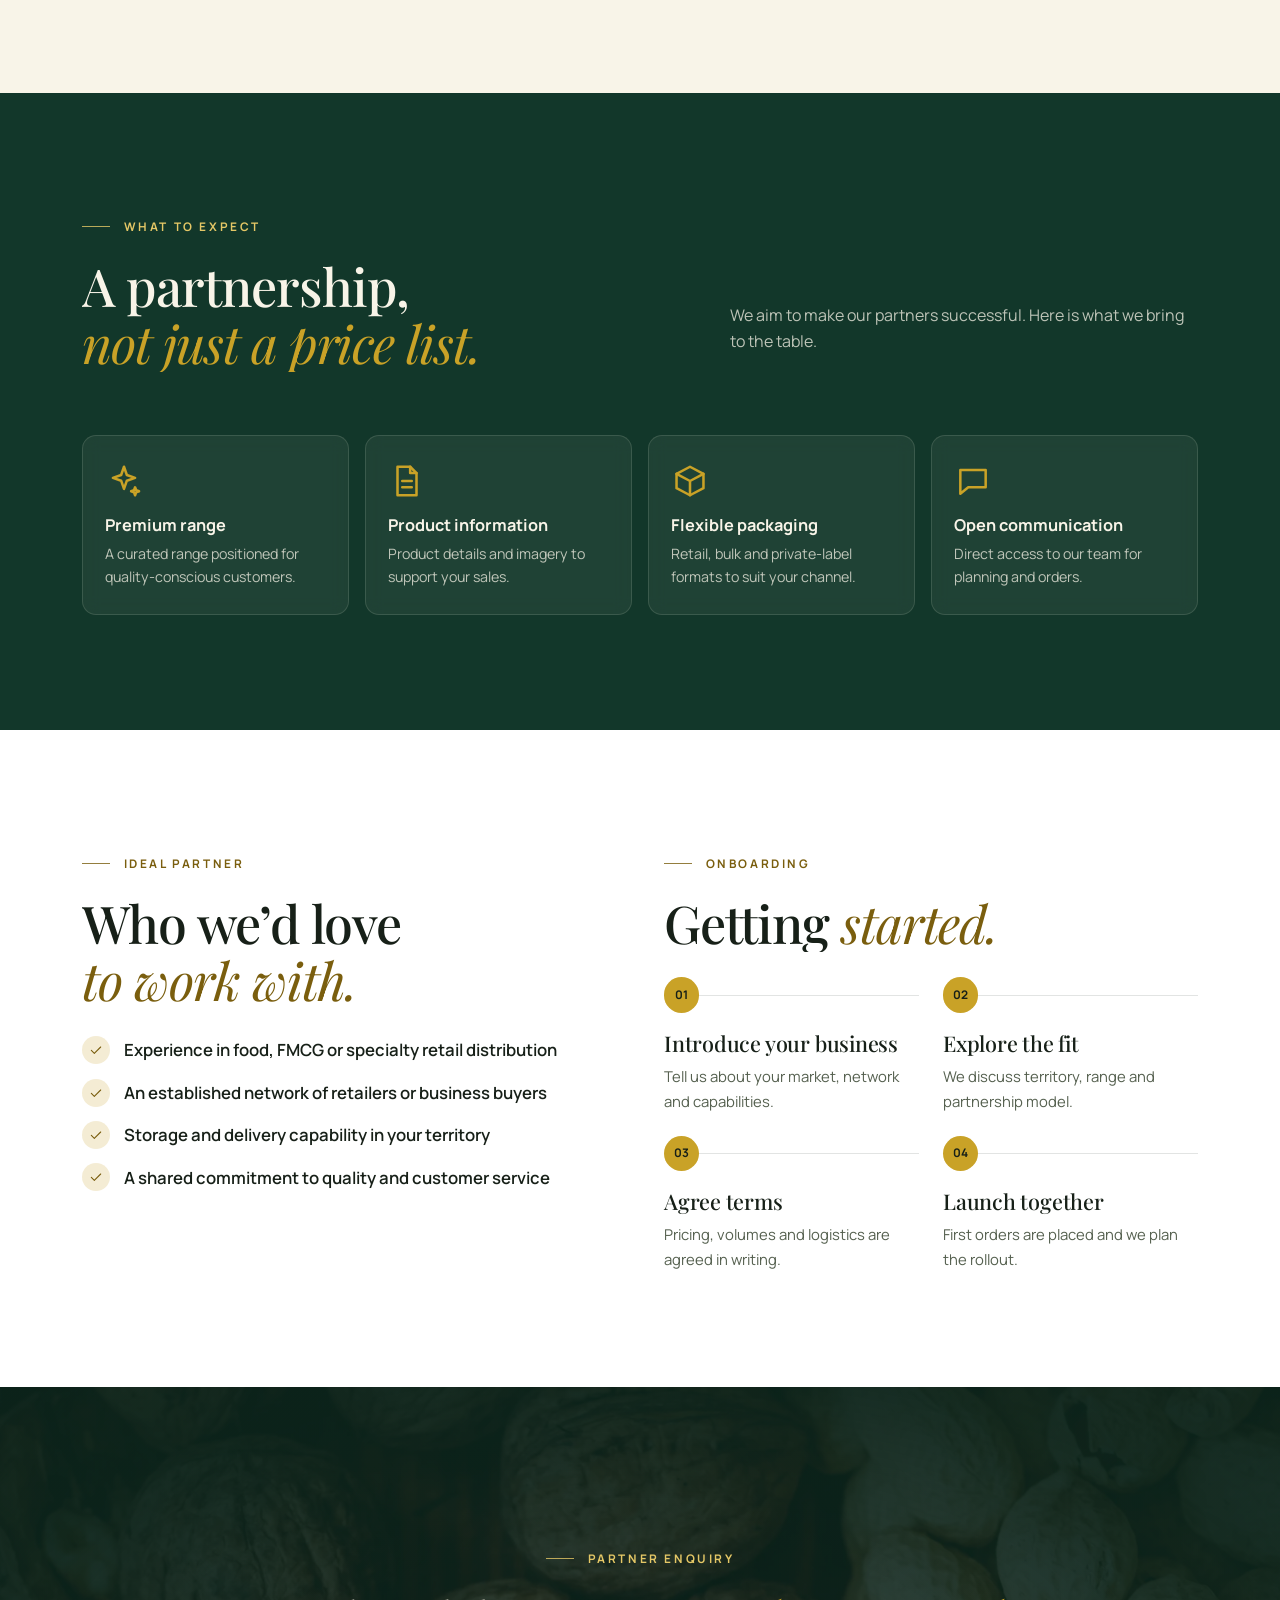
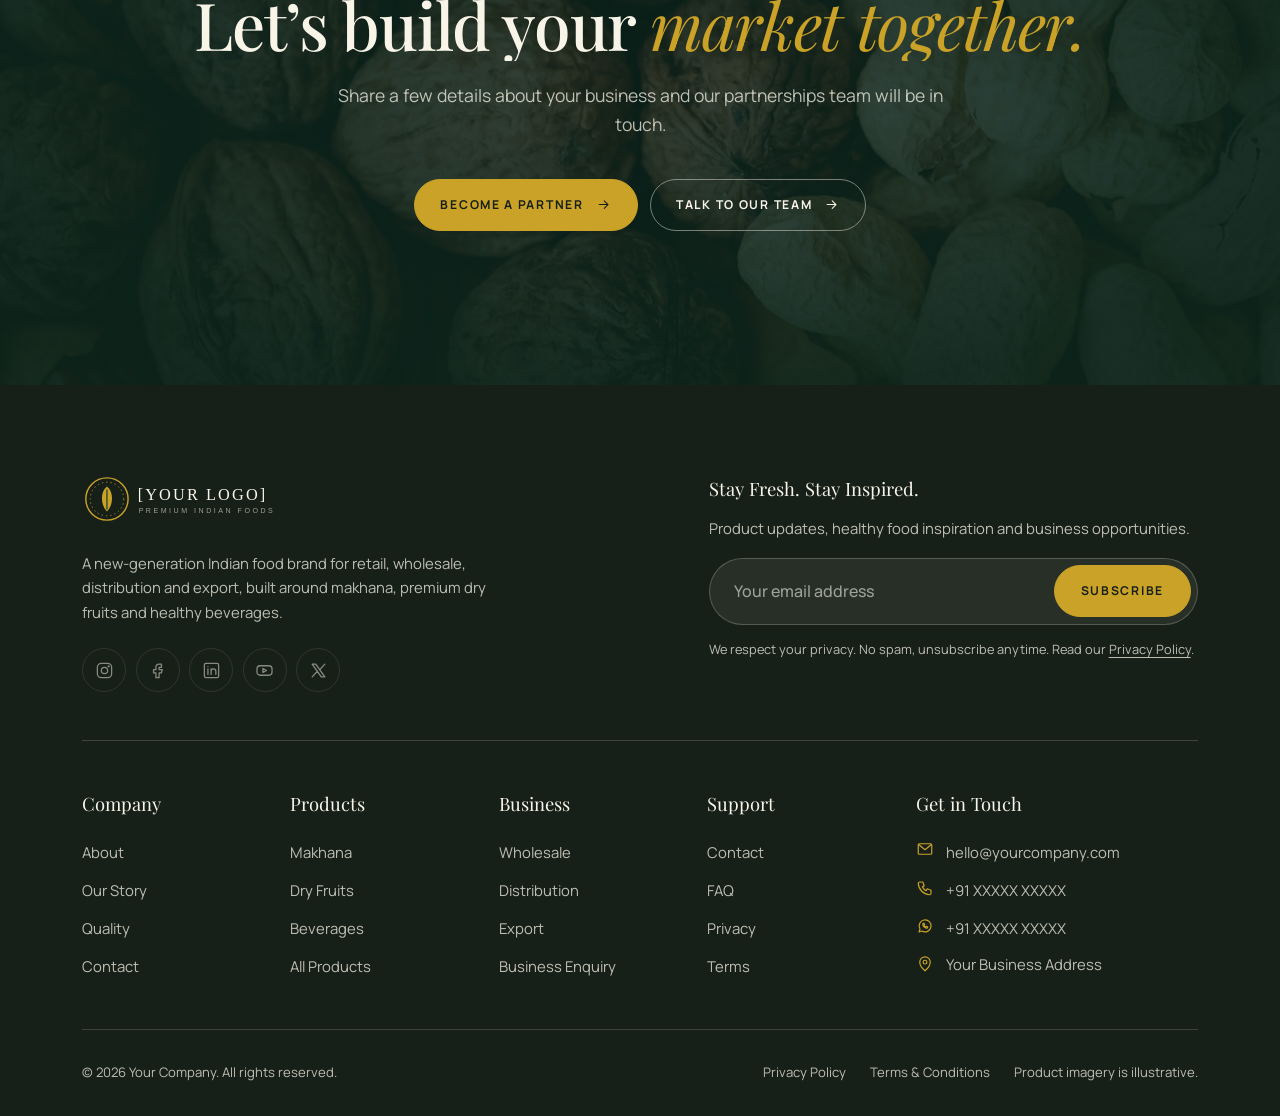
<file: pages/distribution.html>
<!DOCTYPE html>
<html lang="en-IN">
<head>
<meta charset="utf-8">
<meta name="viewport" content="width=device-width, initial-scale=1">
<title>Become a Distribution Partner | Premium Indian Food Products | Your Company</title>
<meta name="description" content="Partner with us as a retail, wholesale or distribution partner and bring premium makhana, dry fruits and healthy beverages to your market.">
<link rel="canonical" href="https://www.yourdomain.com/pages/distribution.html">
<meta name="theme-color" content="#12372A">
<meta property="og:type" content="website">
<meta property="og:site_name" content="Your Company">
<meta property="og:locale" content="en_IN">
<meta property="og:title" content="Become a Distribution Partner | Premium Indian Food Products | Your Company">
<meta property="og:description" content="Partner with us as a retail, wholesale or distribution partner and bring premium makhana, dry fruits and healthy beverages to your market.">
<meta property="og:url" content="https://www.yourdomain.com/pages/distribution.html">
<meta property="og:image" content="https://www.yourdomain.com/assets/images/og-image.jpg">
<meta property="og:image:width" content="1200">
<meta property="og:image:height" content="630">
<meta name="twitter:card" content="summary_large_image">
<meta name="twitter:title" content="Become a Distribution Partner | Premium Indian Food Products | Your Company">
<meta name="twitter:description" content="Partner with us as a retail, wholesale or distribution partner and bring premium makhana, dry fruits and healthy beverages to your market.">
<meta name="twitter:image" content="https://www.yourdomain.com/assets/images/og-image.jpg">
<link rel="icon" href="../assets/icons/favicon.svg" type="image/svg+xml">
<link rel="apple-touch-icon" href="../assets/icons/apple-touch-icon.png">
<link rel="preconnect" href="https://fonts.googleapis.com">
<link rel="preconnect" href="https://fonts.gstatic.com" crossorigin>
<link rel="preconnect" href="https://cdn.jsdelivr.net" crossorigin>
<link rel="stylesheet" href="https://fonts.googleapis.com/css2?family=Manrope:wght@400;500;600;700&amp;family=Playfair+Display:ital,wght@0,400;0,500;0,600;1,400;1,500&amp;display=swap">
<link rel="stylesheet" href="https://cdn.jsdelivr.net/npm/bootstrap@5.3.3/dist/css/bootstrap.min.css" integrity="sha384-QWTKZyjpPEjISv5WaRU9OFeRpok6YctnYmDr5pNlyT2bRjXh0JMhjY6hW+ALEwIH" crossorigin="anonymous">
<link rel="stylesheet" href="../assets/css/style.css">
<link rel="stylesheet" href="../assets/css/responsive.css">
<script>document.documentElement.classList.add('js');</script>
<script type="application/ld+json">{"@context":"https://schema.org","@type":"BreadcrumbList","itemListElement":[{"@type":"ListItem","position":1,"name":"Home","item":"https://www.yourdomain.com/"},{"@type":"ListItem","position":2,"name":"Distribution","item":"https://www.yourdomain.com/pages/distribution.html"}]}</script>
</head>
<body class="page-distribution" data-base="../">
<a class="skip-link" href="#main">Skip to main content</a>
<svg xmlns="http://www.w3.org/2000/svg" aria-hidden="true" focusable="false" style="position:absolute;width:0;height:0;overflow:hidden"><defs><symbol id="i-arrow-right" viewBox="0 0 24 24" fill="none" stroke="currentColor" stroke-width="1.6" stroke-linecap="round" stroke-linejoin="round"><path d="M5 12h14M13 6l6 6-6 6"/></symbol><symbol id="i-arrow-up-right" viewBox="0 0 24 24" fill="none" stroke="currentColor" stroke-width="1.6" stroke-linecap="round" stroke-linejoin="round"><path d="M7 17L17 7M8 7h9v9"/></symbol><symbol id="i-arrow-up" viewBox="0 0 24 24" fill="none" stroke="currentColor" stroke-width="1.6" stroke-linecap="round" stroke-linejoin="round"><path d="M12 19V5M6 11l6-6 6 6"/></symbol><symbol id="i-chevron-down" viewBox="0 0 24 24" fill="none" stroke="currentColor" stroke-width="1.6" stroke-linecap="round" stroke-linejoin="round"><path d="M6 9l6 6 6-6"/></symbol><symbol id="i-chevron-left" viewBox="0 0 24 24" fill="none" stroke="currentColor" stroke-width="1.6" stroke-linecap="round" stroke-linejoin="round"><path d="M15 6l-6 6 6 6"/></symbol><symbol id="i-chevron-right" viewBox="0 0 24 24" fill="none" stroke="currentColor" stroke-width="1.6" stroke-linecap="round" stroke-linejoin="round"><path d="M9 6l6 6-6 6"/></symbol><symbol id="i-check" viewBox="0 0 24 24" fill="none" stroke="currentColor" stroke-width="1.6" stroke-linecap="round" stroke-linejoin="round"><path d="M5 12.5l4.5 4.5L19 7.5"/></symbol><symbol id="i-close" viewBox="0 0 24 24" fill="none" stroke="currentColor" stroke-width="1.6" stroke-linecap="round" stroke-linejoin="round"><path d="M6 6l12 12M18 6L6 18"/></symbol><symbol id="i-leaf" viewBox="0 0 24 24" fill="none" stroke="currentColor" stroke-width="1.6" stroke-linecap="round" stroke-linejoin="round"><path d="M5 19c0-8 5-14 15-14 0 10-6 15-14 15"/><path d="M5 19c3-4 6-7 10-9"/></symbol><symbol id="i-seedling" viewBox="0 0 24 24" fill="none" stroke="currentColor" stroke-width="1.6" stroke-linecap="round" stroke-linejoin="round"><path d="M12 21v-9"/><path d="M12 12c0-4-3-7-8-7 0 4 3 7 8 7z"/><path d="M12 10c0-3 2.5-6 7-6 0 3.5-2.5 6-7 6z"/></symbol><symbol id="i-box" viewBox="0 0 24 24" fill="none" stroke="currentColor" stroke-width="1.6" stroke-linecap="round" stroke-linejoin="round"><path d="M3.5 7.5L12 3l8.5 4.5v9L12 21l-8.5-4.5z"/><path d="M3.5 7.5L12 12l8.5-4.5M12 12v9"/></symbol><symbol id="i-truck" viewBox="0 0 24 24" fill="none" stroke="currentColor" stroke-width="1.6" stroke-linecap="round" stroke-linejoin="round"><path d="M2 6h11v10H2zM13 9h4.5l3.5 3.5V16h-8"/><circle cx="6.5" cy="17.5" r="1.8"/><circle cx="17" cy="17.5" r="1.8"/></symbol><symbol id="i-globe" viewBox="0 0 24 24" fill="none" stroke="currentColor" stroke-width="1.6" stroke-linecap="round" stroke-linejoin="round"><circle cx="12" cy="12" r="9"/><path d="M3 12h18"/><path d="M12 3c2.5 2.7 3.8 5.7 3.8 9s-1.3 6.3-3.8 9c-2.5-2.7-3.8-5.7-3.8-9S9.5 5.7 12 3z"/></symbol><symbol id="i-partner" viewBox="0 0 24 24" fill="none" stroke="currentColor" stroke-width="1.6" stroke-linecap="round" stroke-linejoin="round"><circle cx="9" cy="12" r="6"/><circle cx="15" cy="12" r="6"/></symbol><symbol id="i-store" viewBox="0 0 24 24" fill="none" stroke="currentColor" stroke-width="1.6" stroke-linecap="round" stroke-linejoin="round"><path d="M3 9l1.5-5h15L21 9M3 9h18"/><path d="M3 9c0 1.7 1.3 3 3 3s3-1.3 3-3c0 1.7 1.3 3 3 3s3-1.3 3-3c0 1.7 1.3 3 3 3s3-1.3 3-3"/><path d="M5 12v9h14v-9M10 21v-5h4v5"/></symbol><symbol id="i-building" viewBox="0 0 24 24" fill="none" stroke="currentColor" stroke-width="1.6" stroke-linecap="round" stroke-linejoin="round"><path d="M4 21V4h11v17M15 9h5v12M2 21h20M8 8h3M8 12h3M8 16h3"/></symbol><symbol id="i-shield" viewBox="0 0 24 24" fill="none" stroke="currentColor" stroke-width="1.6" stroke-linecap="round" stroke-linejoin="round"><path d="M12 3l8 3v6c0 4.5-3.4 8.3-8 9-4.6-.7-8-4.5-8-9V6z"/><path d="M8.5 12l2.5 2.5 4.5-5"/></symbol><symbol id="i-sparkle" viewBox="0 0 24 24" fill="none" stroke="currentColor" stroke-width="1.6" stroke-linecap="round" stroke-linejoin="round"><path d="M12 3l1.8 5.2L19 10l-5.2 1.8L12 17l-1.8-5.2L5 10l5.2-1.8z"/><path d="M19 16l.7 1.8 1.8.7-1.8.7-.7 1.8-.7-1.8-1.8-.7 1.8-.7z"/></symbol><symbol id="i-droplet" viewBox="0 0 24 24" fill="none" stroke="currentColor" stroke-width="1.6" stroke-linecap="round" stroke-linejoin="round"><path d="M12 3c3.5 4.2 6 7.6 6 10.5a6 6 0 0 1-12 0C6 10.6 8.5 7.2 12 3z"/></symbol><symbol id="i-heart" viewBox="0 0 24 24" fill="none" stroke="currentColor" stroke-width="1.6" stroke-linecap="round" stroke-linejoin="round"><path d="M12 20s-7.5-4.6-7.5-10A4.3 4.3 0 0 1 12 7.4 4.3 4.3 0 0 1 19.5 10c0 5.4-7.5 10-7.5 10z"/></symbol><symbol id="i-users" viewBox="0 0 24 24" fill="none" stroke="currentColor" stroke-width="1.6" stroke-linecap="round" stroke-linejoin="round"><circle cx="9" cy="8" r="3.5"/><path d="M2.5 20c0-3.6 2.9-6 6.5-6s6.5 2.4 6.5 6M16 4.6a3.5 3.5 0 0 1 0 6.8M18 14.2c2.1.7 3.5 2.8 3.5 5.8"/></symbol><symbol id="i-file" viewBox="0 0 24 24" fill="none" stroke="currentColor" stroke-width="1.6" stroke-linecap="round" stroke-linejoin="round"><path d="M6 3h8l4 4v14H6z"/><path d="M14 3v4h4M9 12h6M9 16h6"/></symbol><symbol id="i-ship" viewBox="0 0 24 24" fill="none" stroke="currentColor" stroke-width="1.6" stroke-linecap="round" stroke-linejoin="round"><path d="M4 14h16l-2.5 6h-11z"/><path d="M6 14V9h12v5M10 9V5h4v4"/></symbol><symbol id="i-layers" viewBox="0 0 24 24" fill="none" stroke="currentColor" stroke-width="1.6" stroke-linecap="round" stroke-linejoin="round"><path d="M12 3l9 4.5-9 4.5-9-4.5z"/><path d="M3 12l9 4.5 9-4.5M3 16.5L12 21l9-4.5"/></symbol><symbol id="i-tag" viewBox="0 0 24 24" fill="none" stroke="currentColor" stroke-width="1.6" stroke-linecap="round" stroke-linejoin="round"><path d="M3 12V4h8l10 10-8 8z"/><circle cx="7.5" cy="7.5" r="1.5"/></symbol><symbol id="i-mail" viewBox="0 0 24 24" fill="none" stroke="currentColor" stroke-width="1.6" stroke-linecap="round" stroke-linejoin="round"><rect x="3" y="5" width="18" height="14" rx="1.5"/><path d="M3.5 6l8.5 7 8.5-7"/></symbol><symbol id="i-phone" viewBox="0 0 24 24" fill="none" stroke="currentColor" stroke-width="1.6" stroke-linecap="round" stroke-linejoin="round"><path d="M5 4h4l2 5-2.5 1.5a11 11 0 0 0 5 5L15 13l5 2v4a2 2 0 0 1-2 2A16 16 0 0 1 3 6a2 2 0 0 1 2-2z"/></symbol><symbol id="i-whatsapp" viewBox="0 0 24 24" fill="none" stroke="currentColor" stroke-width="1.6" stroke-linecap="round" stroke-linejoin="round"><path d="M4 20l1.3-4A8 8 0 1 1 8 18.7z"/><path d="M9 9.2c0 3 2.6 5.8 5.8 5.8l1-1.6-2-1-1 1c-1-.5-1.7-1.2-2.2-2.2l1-1-1-2z"/></symbol><symbol id="i-pin" viewBox="0 0 24 24" fill="none" stroke="currentColor" stroke-width="1.6" stroke-linecap="round" stroke-linejoin="round"><path d="M12 21s-7-6.2-7-11.5A7 7 0 0 1 19 9.5C19 14.8 12 21 12 21z"/><circle cx="12" cy="9.5" r="2.5"/></symbol><symbol id="i-clock" viewBox="0 0 24 24" fill="none" stroke="currentColor" stroke-width="1.6" stroke-linecap="round" stroke-linejoin="round"><circle cx="12" cy="12" r="9"/><path d="M12 7v5l3 2"/></symbol><symbol id="i-instagram" viewBox="0 0 24 24" fill="none" stroke="currentColor" stroke-width="1.6" stroke-linecap="round" stroke-linejoin="round"><rect x="3" y="3" width="18" height="18" rx="5"/><circle cx="12" cy="12" r="4"/><circle cx="17.3" cy="6.7" r=".6" fill="currentColor"/></symbol><symbol id="i-facebook" viewBox="0 0 24 24" fill="none" stroke="currentColor" stroke-width="1.6" stroke-linecap="round" stroke-linejoin="round"><path d="M14 8h3V4h-3a4 4 0 0 0-4 4v3H7v4h3v6h4v-6h3l1-4h-4V8z"/></symbol><symbol id="i-linkedin" viewBox="0 0 24 24" fill="none" stroke="currentColor" stroke-width="1.6" stroke-linecap="round" stroke-linejoin="round"><rect x="3" y="3" width="18" height="18" rx="2"/><path d="M7.5 10v7M7.5 7v.01M11.5 17v-7M11.5 13a3 3 0 0 1 6 0v4"/></symbol><symbol id="i-youtube" viewBox="0 0 24 24" fill="none" stroke="currentColor" stroke-width="1.6" stroke-linecap="round" stroke-linejoin="round"><rect x="2.5" y="6" width="19" height="12" rx="4"/><path d="M10 9.5v5l4.5-2.5z"/></symbol><symbol id="i-x" viewBox="0 0 24 24" fill="none" stroke="currentColor" stroke-width="1.6" stroke-linecap="round" stroke-linejoin="round"><path d="M4 4h4.5L20 20h-4.5zM20 4l-6.6 7.2M4 20l6.6-7.2"/></symbol><symbol id="i-quote" viewBox="0 0 24 24" fill="none" stroke="currentColor" stroke-width="1.6" stroke-linecap="round" stroke-linejoin="round"><path d="M10 7c-3 .6-5 2.8-5 6.5V17h5v-5H7.6c.2-1.8 1.1-2.9 2.4-3.3zM19 7c-3 .6-5 2.8-5 6.5V17h5v-5h-2.4c.2-1.8 1.1-2.9 2.4-3.3z"/></symbol><symbol id="i-award" viewBox="0 0 24 24" fill="none" stroke="currentColor" stroke-width="1.6" stroke-linecap="round" stroke-linejoin="round"><circle cx="12" cy="9" r="6"/><path d="M8.5 14L7 21l5-2.5 5 2.5-1.5-7"/></symbol><symbol id="i-repeat" viewBox="0 0 24 24" fill="none" stroke="currentColor" stroke-width="1.6" stroke-linecap="round" stroke-linejoin="round"><path d="M17 2l3 3-3 3M4 11V9a4 4 0 0 1 4-4h12M7 22l-3-3 3-3M20 13v2a4 4 0 0 1-4 4H4"/></symbol><symbol id="i-compass" viewBox="0 0 24 24" fill="none" stroke="currentColor" stroke-width="1.6" stroke-linecap="round" stroke-linejoin="round"><circle cx="12" cy="12" r="9"/><path d="M15.5 8.5l-2 5-5 2 2-5z"/></symbol><symbol id="i-network" viewBox="0 0 24 24" fill="none" stroke="currentColor" stroke-width="1.6" stroke-linecap="round" stroke-linejoin="round"><circle cx="12" cy="5" r="2"/><circle cx="5" cy="19" r="2"/><circle cx="19" cy="19" r="2"/><path d="M12 7v5M12 12l-5.5 5.5M12 12l5.5 5.5"/></symbol><symbol id="i-route" viewBox="0 0 24 24" fill="none" stroke="currentColor" stroke-width="1.6" stroke-linecap="round" stroke-linejoin="round"><circle cx="6" cy="19" r="2"/><circle cx="18" cy="5" r="2"/><path d="M8 19h7.5a3.5 3.5 0 0 0 0-7h-7a3.5 3.5 0 0 1 0-7H16"/></symbol><symbol id="i-cup" viewBox="0 0 24 24" fill="none" stroke="currentColor" stroke-width="1.6" stroke-linecap="round" stroke-linejoin="round"><path d="M4 9h13v5a5 5 0 0 1-5 5H9a5 5 0 0 1-5-5z"/><path d="M17 10h1.5a2.5 2.5 0 0 1 0 5H17M8 3v3M12 3v3"/></symbol><symbol id="i-cart" viewBox="0 0 24 24" fill="none" stroke="currentColor" stroke-width="1.6" stroke-linecap="round" stroke-linejoin="round"><path d="M3 4h2.5l2.2 11h10.6L20 8H6.5"/><circle cx="9" cy="19" r="1.5"/><circle cx="17" cy="19" r="1.5"/></symbol><symbol id="i-eye" viewBox="0 0 24 24" fill="none" stroke="currentColor" stroke-width="1.6" stroke-linecap="round" stroke-linejoin="round"><path d="M2 12s3.6-7 10-7 10 7 10 7-3.6 7-10 7S2 12 2 12z"/><circle cx="12" cy="12" r="3"/></symbol><symbol id="i-send" viewBox="0 0 24 24" fill="none" stroke="currentColor" stroke-width="1.6" stroke-linecap="round" stroke-linejoin="round"><path d="M4 12l16-8-6 16-2.5-6.5z"/><path d="M11.5 13.5L20 4"/></symbol><symbol id="i-message" viewBox="0 0 24 24" fill="none" stroke="currentColor" stroke-width="1.6" stroke-linecap="round" stroke-linejoin="round"><path d="M4 5h16v11H9l-5 4z"/></symbol><symbol id="i-sun" viewBox="0 0 24 24" fill="none" stroke="currentColor" stroke-width="1.6" stroke-linecap="round" stroke-linejoin="round"><circle cx="12" cy="12" r="4"/><path d="M12 2v2M12 20v2M2 12h2M20 12h2M4.9 4.9l1.4 1.4M17.7 17.7l1.4 1.4M4.9 19.1l1.4-1.4M17.7 6.3l1.4-1.4"/></symbol><symbol id="i-scale" viewBox="0 0 24 24" fill="none" stroke="currentColor" stroke-width="1.6" stroke-linecap="round" stroke-linejoin="round"><path d="M12 3v18M7 21h10M5 7h14M5 7l-3 7a3 3 0 0 0 6 0zM19 7l-3 7a3 3 0 0 0 6 0z"/></symbol><symbol id="i-hotel" viewBox="0 0 24 24" fill="none" stroke="currentColor" stroke-width="1.6" stroke-linecap="round" stroke-linejoin="round"><path d="M3 21V9l9-6 9 6v12M3 21h18M9 21v-5h6v5M8 11h2M14 11h2"/></symbol><symbol id="i-briefcase" viewBox="0 0 24 24" fill="none" stroke="currentColor" stroke-width="1.6" stroke-linecap="round" stroke-linejoin="round"><rect x="3" y="7" width="18" height="13" rx="1.5"/><path d="M8 7V4h8v3M3 13h18"/></symbol><symbol id="i-search" viewBox="0 0 24 24" fill="none" stroke="currentColor" stroke-width="1.6" stroke-linecap="round" stroke-linejoin="round"><circle cx="11" cy="11" r="7"/><path d="M20 20l-4-4"/></symbol><symbol id="i-info" viewBox="0 0 24 24" fill="none" stroke="currentColor" stroke-width="1.6" stroke-linecap="round" stroke-linejoin="round"><circle cx="12" cy="12" r="9"/><path d="M12 11v6M12 7.5v.01"/></symbol><symbol id="i-alert" viewBox="0 0 24 24" fill="none" stroke="currentColor" stroke-width="1.6" stroke-linecap="round" stroke-linejoin="round"><path d="M12 3l10 18H2z"/><path d="M12 10v5M12 18v.01"/></symbol><symbol id="i-grid" viewBox="0 0 24 24" fill="none" stroke="currentColor" stroke-width="1.6" stroke-linecap="round" stroke-linejoin="round"><rect x="4" y="4" width="7" height="7"/><rect x="13" y="4" width="7" height="7"/><rect x="4" y="13" width="7" height="7"/><rect x="13" y="13" width="7" height="7"/></symbol></defs></svg>
<header class="site-header" data-header>
  <div class="announce">
    <div class="container announce__inner">
      <p class="announce__text"><span class="announce__lead">Premium Indian Foods<span aria-hidden="true">•</span></span>Retail<span aria-hidden="true">•</span>Wholesale<span aria-hidden="true">•</span>Distribution<span aria-hidden="true">•</span>Export</p>
      <a class="announce__link" href="enquiry.html">Business enquiries welcome <svg class="icon" aria-hidden="true" focusable="false"><use href="#i-arrow-right"></use></svg></a>
    </div>
  </div>
  <nav class="nav" aria-label="Primary">
    <div class="container nav__inner">
      <a class="brand" href="../index.html" aria-label="Your Company home">
        <img class="brand__logo brand__logo--light" src="../assets/images/brand/logo-light.svg" alt="" width="200" height="52">
        <img class="brand__logo brand__logo--dark" src="../assets/images/brand/logo-dark.svg" alt="" width="200" height="52">
      </a>
      <ul class="nav__menu">
        <li><a class="nav__link" href="../index.html">Home</a></li>
        <li><a class="nav__link" href="about.html">About</a></li>
        <li class="nav__dd" data-dropdown>
          <button class="nav__link nav__dd-toggle" type="button" aria-expanded="false" aria-controls="mega-products">Products <svg class="icon" aria-hidden="true" focusable="false"><use href="#i-chevron-down"></use></svg></button>
          <div class="mega" id="mega-products">
            <div class="mega__inner">
              <a class="mega__card" href="makhana.html">
                <span class="mega__img"><img src="../assets/images/products/category-makhana.webp" alt="" width="800" height="1000" loading="lazy" decoding="async"></span>
                <span class="mega__label">Makhana</span><span class="mega__desc">Premium fox nuts</span>
              </a>
              <a class="mega__card" href="dry-fruits.html">
                <span class="mega__img"><img src="../assets/images/products/category-dry-fruits.webp" alt="" width="800" height="1000" loading="lazy" decoding="async"></span>
                <span class="mega__label">Dry Fruits</span><span class="mega__desc">Almonds, cashews &amp; more</span>
              </a>
              <a class="mega__card" href="beverages.html">
                <span class="mega__img"><img src="../assets/images/products/category-beverages.webp" alt="" width="800" height="1000" loading="lazy" decoding="async"></span>
                <span class="mega__label">Beverages</span><span class="mega__desc">Wellness drink concepts</span>
              </a>
              <div class="mega__aside">
                <p class="eyebrow">Our Range</p>
                <a class="mega__all" href="products.html">All Products <svg class="icon" aria-hidden="true" focusable="false"><use href="#i-arrow-right"></use></svg></a>
                <a class="mega__sub" href="products.html#snacks">Healthy Snacks</a>
                <a class="mega__sub" href="enquiry.html?type=private-label">Private Label</a>
              </div>
            </div>
          </div>
        </li>
        <li><a class="nav__link" href="wholesale.html">Wholesale</a></li>
        <li><a class="nav__link" href="distribution.html" aria-current="page">Distribution</a></li>
        <li><a class="nav__link" href="export.html">Export</a></li>
        <li><a class="nav__link" href="contact.html">Contact</a></li>
      </ul>
      <a class="btn-lux btn-lux--gold btn-lux--sm nav__cta" href="enquiry.html"><span class="btn-lux__label">Business Enquiry</span></a>
      <button class="burger" type="button" aria-expanded="false" aria-controls="mobile-menu" aria-label="Open menu" data-burger>
        <span class="burger__line"></span><span class="burger__line"></span><span class="burger__line"></span>
      </button>
    </div>
  </nav>
</header>
<div class="mobile-menu" id="mobile-menu" data-mobile-menu aria-label="Mobile navigation" role="dialog" aria-modal="true" hidden>
  <div class="mobile-menu__inner">
    <ul class="mobile-menu__list">
      <li style="--i:0"><a href="../index.html"><span class="mobile-menu__num">01</span>Home</a></li>
      <li style="--i:1"><a href="about.html"><span class="mobile-menu__num">02</span>About</a></li>
      <li style="--i:2"><a href="products.html"><span class="mobile-menu__num">03</span>Products</a></li>
      <li style="--i:3"><a href="makhana.html"><span class="mobile-menu__num">04</span>Makhana</a></li>
      <li style="--i:4"><a href="dry-fruits.html"><span class="mobile-menu__num">05</span>Dry Fruits</a></li>
      <li style="--i:5"><a href="beverages.html"><span class="mobile-menu__num">06</span>Beverages</a></li>
      <li style="--i:6"><a href="wholesale.html"><span class="mobile-menu__num">07</span>Wholesale</a></li>
      <li style="--i:7"><a href="distribution.html" aria-current="page"><span class="mobile-menu__num">08</span>Distribution</a></li>
      <li style="--i:8"><a href="export.html"><span class="mobile-menu__num">09</span>Export</a></li>
      <li style="--i:9"><a href="contact.html"><span class="mobile-menu__num">10</span>Contact</a></li>
    </ul>
    <div class="mobile-menu__foot">
      <a class="btn-lux btn-lux--gold w-100" href="enquiry.html"><span class="btn-lux__label">Business Enquiry</span><svg class="icon btn-lux__icon" aria-hidden="true" focusable="false"><use href="#i-arrow-right"></use></svg></a>
      <div class="mobile-menu__contact">
        <a href="contact.html" data-config="email" data-config-href="email">hello@yourcompany.com</a>
        <a href="contact.html" data-config-href="whatsapp"><svg class="icon" aria-hidden="true" focusable="false"><use href="#i-whatsapp"></use></svg> WhatsApp us</a>
      </div>
    </div>
  </div>
</div>
<main id="main" tabindex="-1">

<section class="page-hero" aria-labelledby="page-title">
  <div class="page-hero__bg" data-parallax="0.18"><img src="../assets/images/export/export-hero.webp" alt="" width="1920" height="1080" fetchpriority="high" decoding="async"></div>
  <div class="page-hero__overlay"></div>
  
  <div class="container page-hero__inner">
    <nav class="crumbs" aria-label="Breadcrumb"><ol><li><a href="../index.html">Home</a></li><li aria-current="page">Distribution</li></ol></nav>
    <div class="page-hero__content">
      <p class="eyebrow eyebrow--light" data-reveal="fade-up">Distribution Partnerships</p>
      <h1 class="t-display t-display--page" id="page-title" data-reveal="fade-up" data-delay="1">Become a <em>Distribution Partner</em></h1>
      <p class="page-hero__lead" data-reveal="fade-up" data-delay="2">We are open to partnering with distributors, retailers and businesses looking to bring premium Indian food products to their markets.</p>
      <div class="page-hero__actions" data-reveal="fade-up" data-delay="3"><a class="btn-lux btn-lux--gold" href="enquiry.html?type=distribution"><span class="btn-lux__label">Become a Partner</span><svg class="icon btn-lux__icon" aria-hidden="true" focusable="false"><use href="#i-arrow-right"></use></svg></a></div>
    </div>
  </div>
</section>

<section class="section section--cream" aria-labelledby="ptypes-title">
  <div class="container">
    <div class="row g-5 align-items-center">
      <div class="col-lg-5">
        <p class="eyebrow" data-reveal="fade-up">Partnership Models</p>
        <h2 class="t-h2" id="ptypes-title" data-reveal="fade-up" data-delay="1">Grow with a brand <em>built to share.</em></h2>
        <p class="lead-lux" data-reveal="fade-up" data-delay="2">Choose the partnership that fits your business. Every model starts with a conversation about your market and your goals.</p>
        <div class="net-wrap net-wrap--light" data-reveal="zoom"><svg class="net" viewBox="0 0 520 520" aria-hidden="true" focusable="false">
  <circle cx="260" cy="260" r="120" class="net__ring"/><circle cx="260" cy="260" r="215" class="net__ring"/>
  <line x1="260" y1="260" x2="260.0" y2="140.0" class="net__line net--inner" style="--i:0"/><line x1="260" y1="260" x2="363.9" y2="200.0" class="net__line net--inner" style="--i:1"/><line x1="260" y1="260" x2="363.9" y2="320.0" class="net__line net--inner" style="--i:2"/><line x1="260" y1="260" x2="260.0" y2="380.0" class="net__line net--inner" style="--i:3"/><line x1="260" y1="260" x2="156.1" y2="320.0" class="net__line net--inner" style="--i:4"/><line x1="260" y1="260" x2="156.1" y2="200.0" class="net__line net--inner" style="--i:5"/><line x1="260" y1="260" x2="315.3" y2="52.2" class="net__line net--outer" style="--i:0"/><line x1="260" y1="260" x2="411.8" y2="107.7" class="net__line net--outer" style="--i:1"/><line x1="260" y1="260" x2="467.6" y2="204.0" class="net__line net--outer" style="--i:2"/><line x1="260" y1="260" x2="467.8" y2="315.3" class="net__line net--outer" style="--i:3"/><line x1="260" y1="260" x2="412.3" y2="411.8" class="net__line net--outer" style="--i:4"/><line x1="260" y1="260" x2="316.0" y2="467.6" class="net__line net--outer" style="--i:5"/><line x1="260" y1="260" x2="204.7" y2="467.8" class="net__line net--outer" style="--i:6"/><line x1="260" y1="260" x2="108.2" y2="412.3" class="net__line net--outer" style="--i:7"/><line x1="260" y1="260" x2="52.4" y2="316.0" class="net__line net--outer" style="--i:8"/><line x1="260" y1="260" x2="52.2" y2="204.7" class="net__line net--outer" style="--i:9"/><line x1="260" y1="260" x2="107.7" y2="108.2" class="net__line net--outer" style="--i:10"/><line x1="260" y1="260" x2="204.0" y2="52.4" class="net__line net--outer" style="--i:11"/><circle cx="260.0" cy="140.0" r="10" class="net__node net--inner" style="--i:0"/><circle cx="363.9" cy="200.0" r="10" class="net__node net--inner" style="--i:1"/><circle cx="363.9" cy="320.0" r="10" class="net__node net--inner" style="--i:2"/><circle cx="260.0" cy="380.0" r="10" class="net__node net--inner" style="--i:3"/><circle cx="156.1" cy="320.0" r="10" class="net__node net--inner" style="--i:4"/><circle cx="156.1" cy="200.0" r="10" class="net__node net--inner" style="--i:5"/><circle cx="315.3" cy="52.2" r="7" class="net__node net--outer" style="--i:0"/><circle cx="411.8" cy="107.7" r="7" class="net__node net--outer" style="--i:1"/><circle cx="467.6" cy="204.0" r="7" class="net__node net--outer" style="--i:2"/><circle cx="467.8" cy="315.3" r="7" class="net__node net--outer" style="--i:3"/><circle cx="412.3" cy="411.8" r="7" class="net__node net--outer" style="--i:4"/><circle cx="316.0" cy="467.6" r="7" class="net__node net--outer" style="--i:5"/><circle cx="204.7" cy="467.8" r="7" class="net__node net--outer" style="--i:6"/><circle cx="108.2" cy="412.3" r="7" class="net__node net--outer" style="--i:7"/><circle cx="52.4" cy="316.0" r="7" class="net__node net--outer" style="--i:8"/><circle cx="52.2" cy="204.7" r="7" class="net__node net--outer" style="--i:9"/><circle cx="107.7" cy="108.2" r="7" class="net__node net--outer" style="--i:10"/><circle cx="204.0" cy="52.4" r="7" class="net__node net--outer" style="--i:11"/>
  <circle cx="260" cy="260" r="46" class="net__core"/><circle cx="260" cy="260" r="62" class="net__core-ring"/>
  <path d="M260,238C274,248 274,272 260,282C246,272 246,248 260,238Z" class="net__leaf"/>
</svg></div>
      </div>
      <div class="col-lg-7">
        <div class="partner-cards partner-cards--stack" data-stagger>
          <article class="partner-card partner-card--light"><span class="partner-card__icon"><svg class="icon" aria-hidden="true" focusable="false"><use href="#i-store"></use></svg></span><div><h3>Retail Partner</h3><p>For stores, supermarkets, specialty food shops and online sellers who want to stock a premium range of makhana, dry fruits and beverages.</p></div></article>
          <article class="partner-card partner-card--light"><span class="partner-card__icon"><svg class="icon" aria-hidden="true" focusable="false"><use href="#i-layers"></use></svg></span><div><h3>Wholesale Partner</h3><p>For wholesalers supplying retailers, HoReCa and institutional buyers who need dependable bulk supply.</p></div></article>
          <article class="partner-card partner-card--light"><span class="partner-card__icon"><svg class="icon" aria-hidden="true" focusable="false"><use href="#i-network"></use></svg></span><div><h3>Distribution Partner</h3><p>For established distributors who want to represent our range across a city, region or country.</p></div></article>
        </div>
      </div>
    </div>
  </div>
</section>

<section class="section section--forest" aria-labelledby="expect-title">
  <div class="container">
    <div class="sec-head sec-head--split">
  <div class="sec-head__main">
    <p class="eyebrow eyebrow--light" data-reveal="fade-up">What to Expect</p>
    <h2 class="t-h2" data-reveal="fade-up" data-delay="1" id="expect-title">A partnership, <em>not just a price list.</em></h2>
  </div>
  <div class="sec-head__aside" data-reveal="fade-up" data-delay="2"><p class="sec-head__text">We aim to make our partners successful. Here is what we bring to the table.</p></div>
</div>
    <div class="svc-grid svc-grid--4" data-stagger>
      <div class="svc"><svg class="icon svc__icon" aria-hidden="true" focusable="false"><use href="#i-sparkle"></use></svg><h3>Premium range</h3><p>A curated range positioned for quality-conscious customers.</p></div>
      <div class="svc"><svg class="icon svc__icon" aria-hidden="true" focusable="false"><use href="#i-file"></use></svg><h3>Product information</h3><p>Product details and imagery to support your sales.</p></div>
      <div class="svc"><svg class="icon svc__icon" aria-hidden="true" focusable="false"><use href="#i-box"></use></svg><h3>Flexible packaging</h3><p>Retail, bulk and private-label formats to suit your channel.</p></div>
      <div class="svc"><svg class="icon svc__icon" aria-hidden="true" focusable="false"><use href="#i-message"></use></svg><h3>Open communication</h3><p>Direct access to our team for planning and orders.</p></div>
    </div>
  </div>
</section>

<section class="section" aria-labelledby="ideal-title">
  <div class="container">
    <div class="row g-5">
      <div class="col-lg-6">
        <p class="eyebrow" data-reveal="fade-up">Ideal Partner</p>
        <h2 class="t-h2" id="ideal-title" data-reveal="fade-up" data-delay="1">Who we’d love <em>to work with.</em></h2>
        <ul class="check-list check-list--lg" data-stagger>
          <li><svg class="icon" aria-hidden="true" focusable="false"><use href="#i-check"></use></svg>Experience in food, FMCG or specialty retail distribution</li>
          <li><svg class="icon" aria-hidden="true" focusable="false"><use href="#i-check"></use></svg>An established network of retailers or business buyers</li>
          <li><svg class="icon" aria-hidden="true" focusable="false"><use href="#i-check"></use></svg>Storage and delivery capability in your territory</li>
          <li><svg class="icon" aria-hidden="true" focusable="false"><use href="#i-check"></use></svg>A shared commitment to quality and customer service</li>
        </ul>
      </div>
      <div class="col-lg-6">
        <p class="eyebrow" data-reveal="fade-up">Onboarding</p>
        <h2 class="t-h2" data-reveal="fade-up" data-delay="1">Getting <em>started.</em></h2>
        <ol class="steps" data-stagger><li class="steps__item"><span class="steps__n">01</span><h3>Introduce your business</h3><p>Tell us about your market, network and capabilities.</p></li><li class="steps__item"><span class="steps__n">02</span><h3>Explore the fit</h3><p>We discuss territory, range and partnership model.</p></li><li class="steps__item"><span class="steps__n">03</span><h3>Agree terms</h3><p>Pricing, volumes and logistics are agreed in writing.</p></li><li class="steps__item"><span class="steps__n">04</span><h3>Launch together</h3><p>First orders are placed and we plan the rollout.</p></li></ol>
      </div>
    </div>
  </div>
</section>

<section class="cta-band" aria-labelledby="cta-title">
  <div class="cta-band__bg" data-parallax="0.2"><img src="../assets/images/hero/dry-fruits-hero.webp" alt="" width="1920" height="1080" loading="lazy" decoding="async"></div>
  <div class="cta-band__overlay"></div>
  <div class="container cta-band__inner">
    <p class="eyebrow eyebrow--light" data-reveal="fade-up">Partner Enquiry</p>
    <h2 class="t-h2 t-h2--xl" id="cta-title" data-reveal="fade-up" data-delay="1">Let’s build your <em>market together.</em></h2>
    <p class="cta-band__text" data-reveal="fade-up" data-delay="2">Share a few details about your business and our partnerships team will be in touch.</p>
    <div class="cta-band__actions" data-reveal="fade-up" data-delay="3"><a class="btn-lux btn-lux--gold" href="enquiry.html?type=distribution"><span class="btn-lux__label">Become a Partner</span><svg class="icon btn-lux__icon" aria-hidden="true" focusable="false"><use href="#i-arrow-right"></use></svg></a><a class="btn-lux btn-lux--ghost" href="contact.html"><span class="btn-lux__label">Talk to Our Team</span><svg class="icon btn-lux__icon" aria-hidden="true" focusable="false"><use href="#i-arrow-right"></use></svg></a></div>
  </div>
</section>

</main>
<footer class="footer">
  <div class="container">
    <div class="footer__top">
      <div class="footer__brand">
        <a class="brand brand--footer" href="../index.html" aria-label="Your Company home"><img src="../assets/images/brand/logo-light.svg" alt="" width="200" height="52" loading="lazy"></a>
        <p class="footer__tagline">A new-generation Indian food brand for retail, wholesale, distribution and export, built around makhana, premium dry fruits and healthy beverages.</p>
        <ul class="social" aria-label="Social media"><li><span class="social__link is-placeholder" data-social="instagram" title="Instagram — add your link in assets/js/config.js"><span class="visually-hidden">Instagram</span><svg class="icon" aria-hidden="true" focusable="false"><use href="#i-instagram"></use></svg></span></li><li><span class="social__link is-placeholder" data-social="facebook" title="Facebook — add your link in assets/js/config.js"><span class="visually-hidden">Facebook</span><svg class="icon" aria-hidden="true" focusable="false"><use href="#i-facebook"></use></svg></span></li><li><span class="social__link is-placeholder" data-social="linkedin" title="LinkedIn — add your link in assets/js/config.js"><span class="visually-hidden">LinkedIn</span><svg class="icon" aria-hidden="true" focusable="false"><use href="#i-linkedin"></use></svg></span></li><li><span class="social__link is-placeholder" data-social="youtube" title="YouTube — add your link in assets/js/config.js"><span class="visually-hidden">YouTube</span><svg class="icon" aria-hidden="true" focusable="false"><use href="#i-youtube"></use></svg></span></li><li><span class="social__link is-placeholder" data-social="x" title="X (Twitter) — add your link in assets/js/config.js"><span class="visually-hidden">X (Twitter)</span><svg class="icon" aria-hidden="true" focusable="false"><use href="#i-x"></use></svg></span></li></ul>
      </div>
      <div class="footer__news">
        <p class="footer__title">Stay Fresh. Stay Inspired.</p>
        <p class="footer__news-text">Product updates, healthy food inspiration and business opportunities.</p>
        <form class="news-form news-form--compact" data-form="newsletter" novalidate>
  <div class="news-form__row">
    <label for="footer-news" class="visually-hidden">Email address</label>
    <input class="news-form__input" type="email" id="footer-news" name="email" required autocomplete="email" placeholder="Your email address" aria-describedby="footer-news-error footer-news-micro">
    <button class="btn-lux btn-lux--gold" type="submit"><span class="btn-lux__label">Subscribe</span><span class="btn-lux__spinner" aria-hidden="true"></span></button>
  </div>
  <div class="hp-field" aria-hidden="true"><label>Leave this field empty<input type="text" name="company_website" tabindex="-1" autocomplete="off"></label></div>
  <p class="field__error" id="footer-news-error" data-error-for="email"></p>
  <p class="news-form__micro" id="footer-news-micro">We respect your privacy. No spam, unsubscribe anytime. Read our <a href="privacy-policy.html">Privacy Policy</a>.</p>
  <div class="form-status" data-form-status role="status" aria-live="polite"></div>
</form>
      </div>
    </div>
    <div class="footer__cols">
      <div class="footer__col">
        <p class="footer__title">Company</p>
        <ul><li><a href="about.html">About</a></li><li><a href="about.html#story">Our Story</a></li><li><a href="about.html#quality">Quality</a></li><li><a href="contact.html">Contact</a></li></ul>
      </div>
      <div class="footer__col">
        <p class="footer__title">Products</p>
        <ul><li><a href="makhana.html">Makhana</a></li><li><a href="dry-fruits.html">Dry Fruits</a></li><li><a href="beverages.html">Beverages</a></li><li><a href="products.html">All Products</a></li></ul>
      </div>
      <div class="footer__col">
        <p class="footer__title">Business</p>
        <ul><li><a href="wholesale.html">Wholesale</a></li><li><a href="distribution.html">Distribution</a></li><li><a href="export.html">Export</a></li><li><a href="enquiry.html">Business Enquiry</a></li></ul>
      </div>
      <div class="footer__col">
        <p class="footer__title">Support</p>
        <ul><li><a href="contact.html">Contact</a></li><li><a href="contact.html#faq">FAQ</a></li><li><a href="privacy-policy.html">Privacy</a></li><li><a href="terms.html">Terms</a></li></ul>
      </div>
      <div class="footer__col footer__col--contact">
        <p class="footer__title">Get in Touch</p>
        <ul class="footer__contact">
          <li><svg class="icon" aria-hidden="true" focusable="false"><use href="#i-mail"></use></svg><a href="contact.html" data-config="email" data-config-href="email">hello@yourcompany.com</a></li>
          <li><svg class="icon" aria-hidden="true" focusable="false"><use href="#i-phone"></use></svg><a href="contact.html" data-config="phone" data-config-href="phone">+91 XXXXX XXXXX</a></li>
          <li><svg class="icon" aria-hidden="true" focusable="false"><use href="#i-whatsapp"></use></svg><a href="contact.html" data-config="whatsapp" data-config-href="whatsapp">+91 XXXXX XXXXX</a></li>
          <li><svg class="icon" aria-hidden="true" focusable="false"><use href="#i-pin"></use></svg><span data-config="address">Your Business Address</span></li>
        </ul>
      </div>
    </div>
    <div class="footer__bottom">
      <p>© <span data-year>2026</span> <span data-config="companyName">Your Company</span>. All rights reserved.</p>
      <p class="footer__legal"><a href="privacy-policy.html">Privacy Policy</a><a href="terms.html">Terms &amp; Conditions</a><span>Product imagery is illustrative.</span></p>
    </div>
  </div>
</footer>
<div class="m-cta" data-mcta>
  <a class="m-cta__main" href="enquiry.html"><svg class="icon" aria-hidden="true" focusable="false"><use href="#i-briefcase"></use></svg><span>Business Enquiry</span></a>
  <a class="m-cta__icon" href="contact.html" data-config-href="whatsapp" aria-label="Chat on WhatsApp"><svg class="icon" aria-hidden="true" focusable="false"><use href="#i-whatsapp"></use></svg></a>
  <a class="m-cta__icon" href="contact.html" data-config-href="phone" aria-label="Call us"><svg class="icon" aria-hidden="true" focusable="false"><use href="#i-phone"></use></svg></a>
</div>
<button class="to-top" type="button" data-to-top aria-label="Back to top"><svg class="icon" aria-hidden="true" focusable="false"><use href="#i-arrow-up"></use></svg></button>
<script src="../assets/js/config.js" defer></script>
<script src="../assets/js/main.js" defer></script>
<script src="../assets/js/animations.js" defer></script>
<script src="../assets/js/forms.js" defer></script>
</body>
</html>
</file>
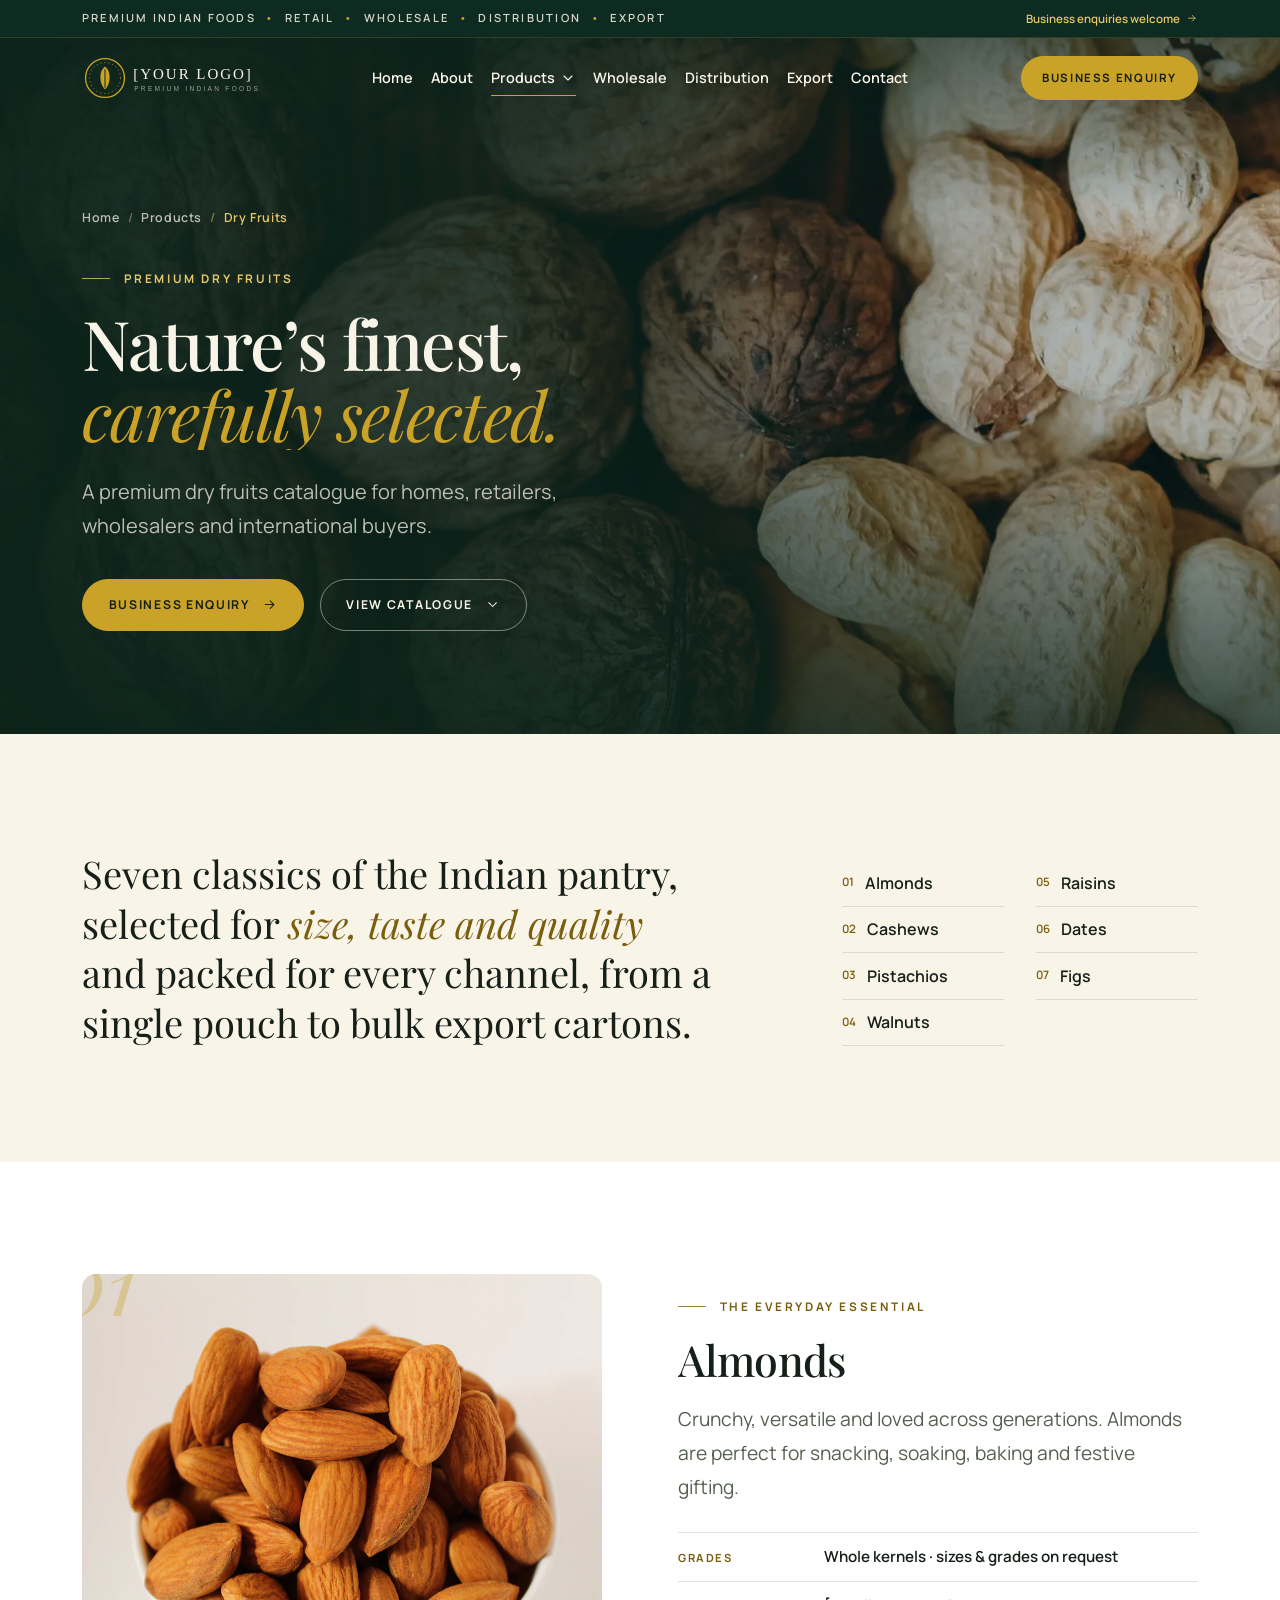
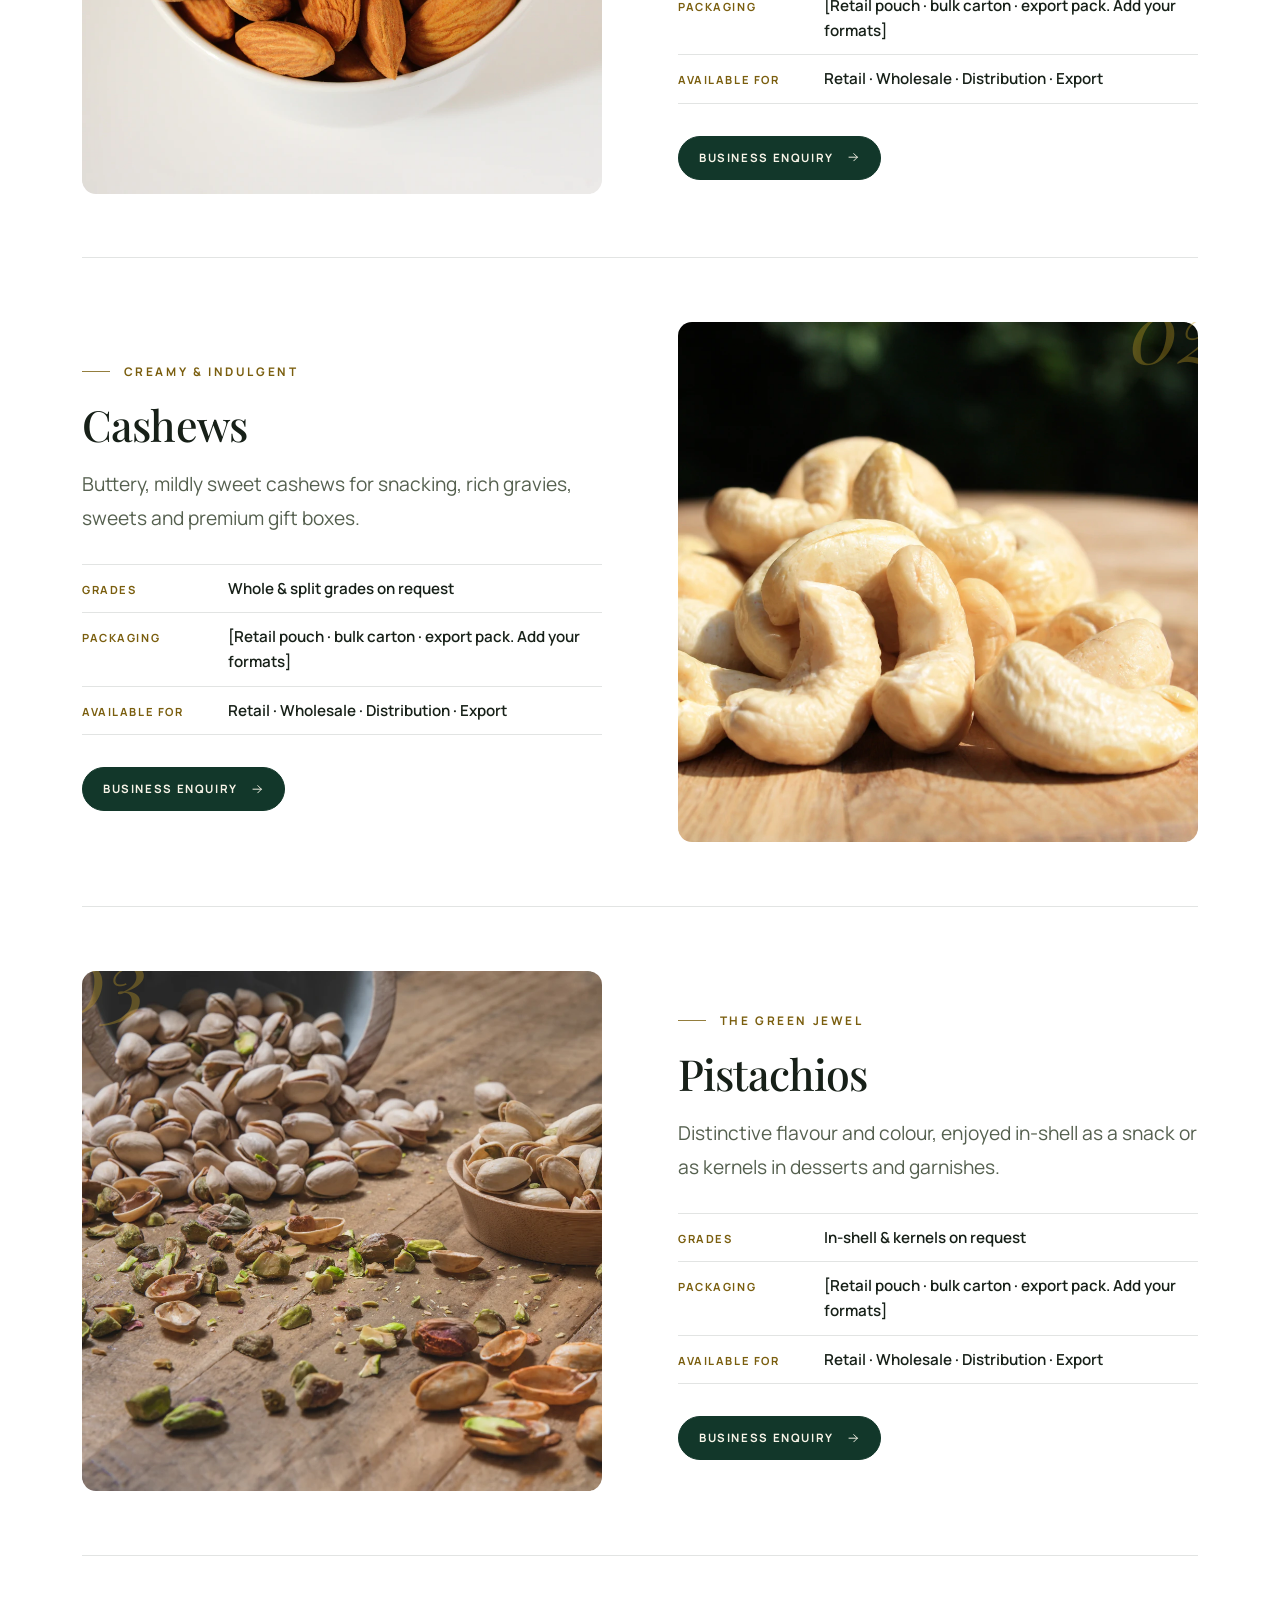
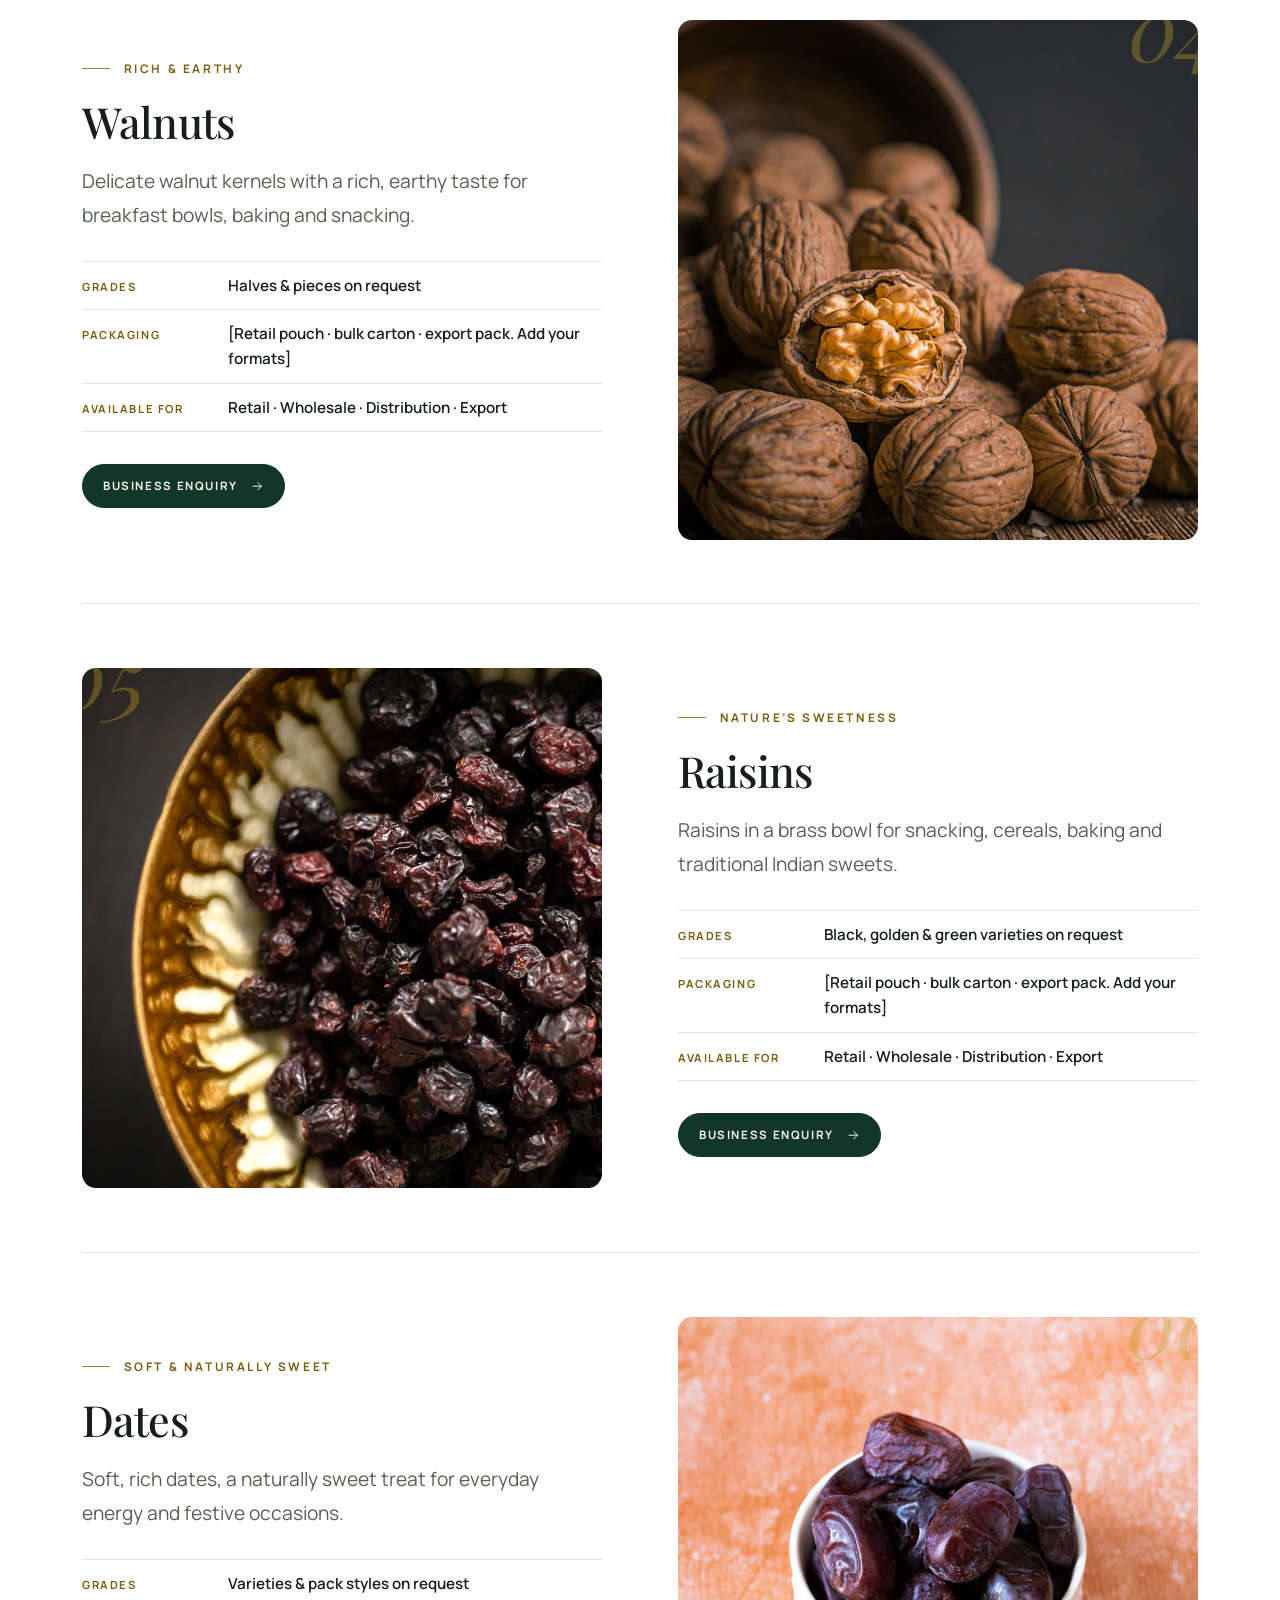
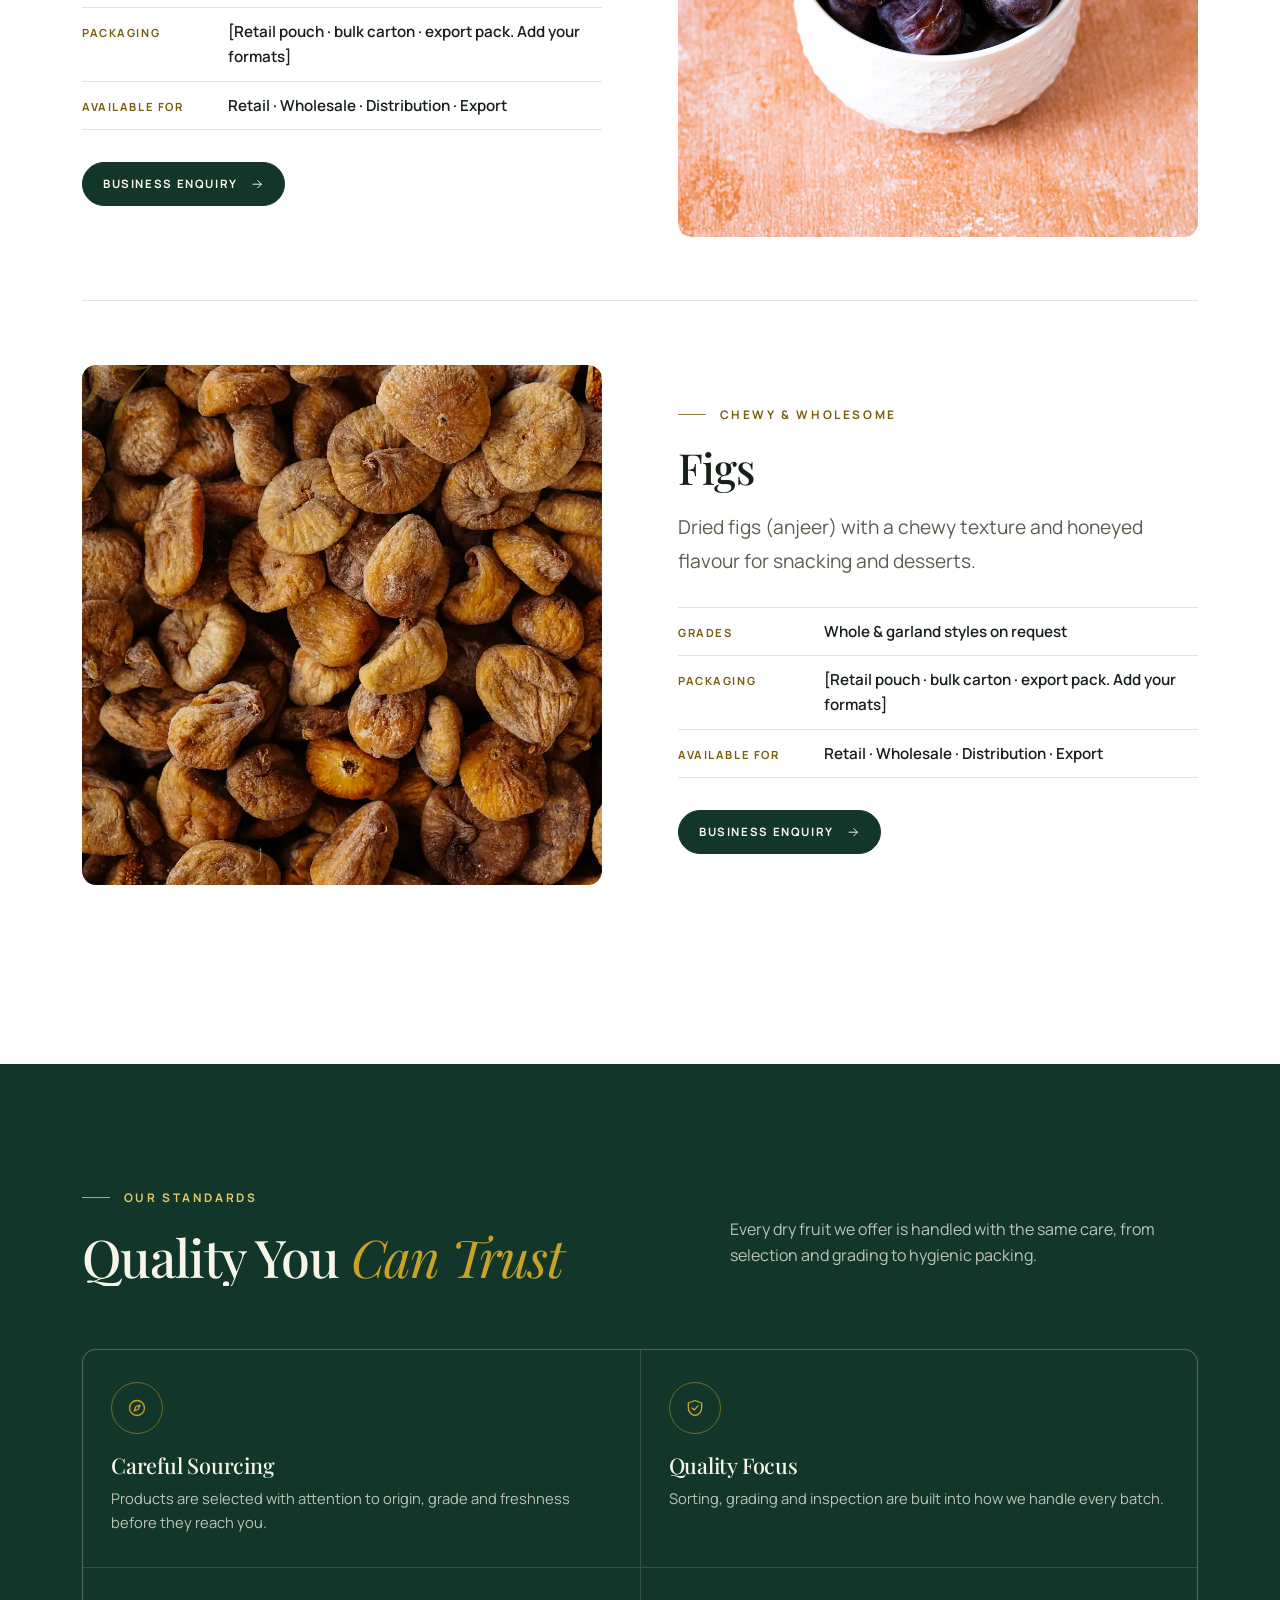
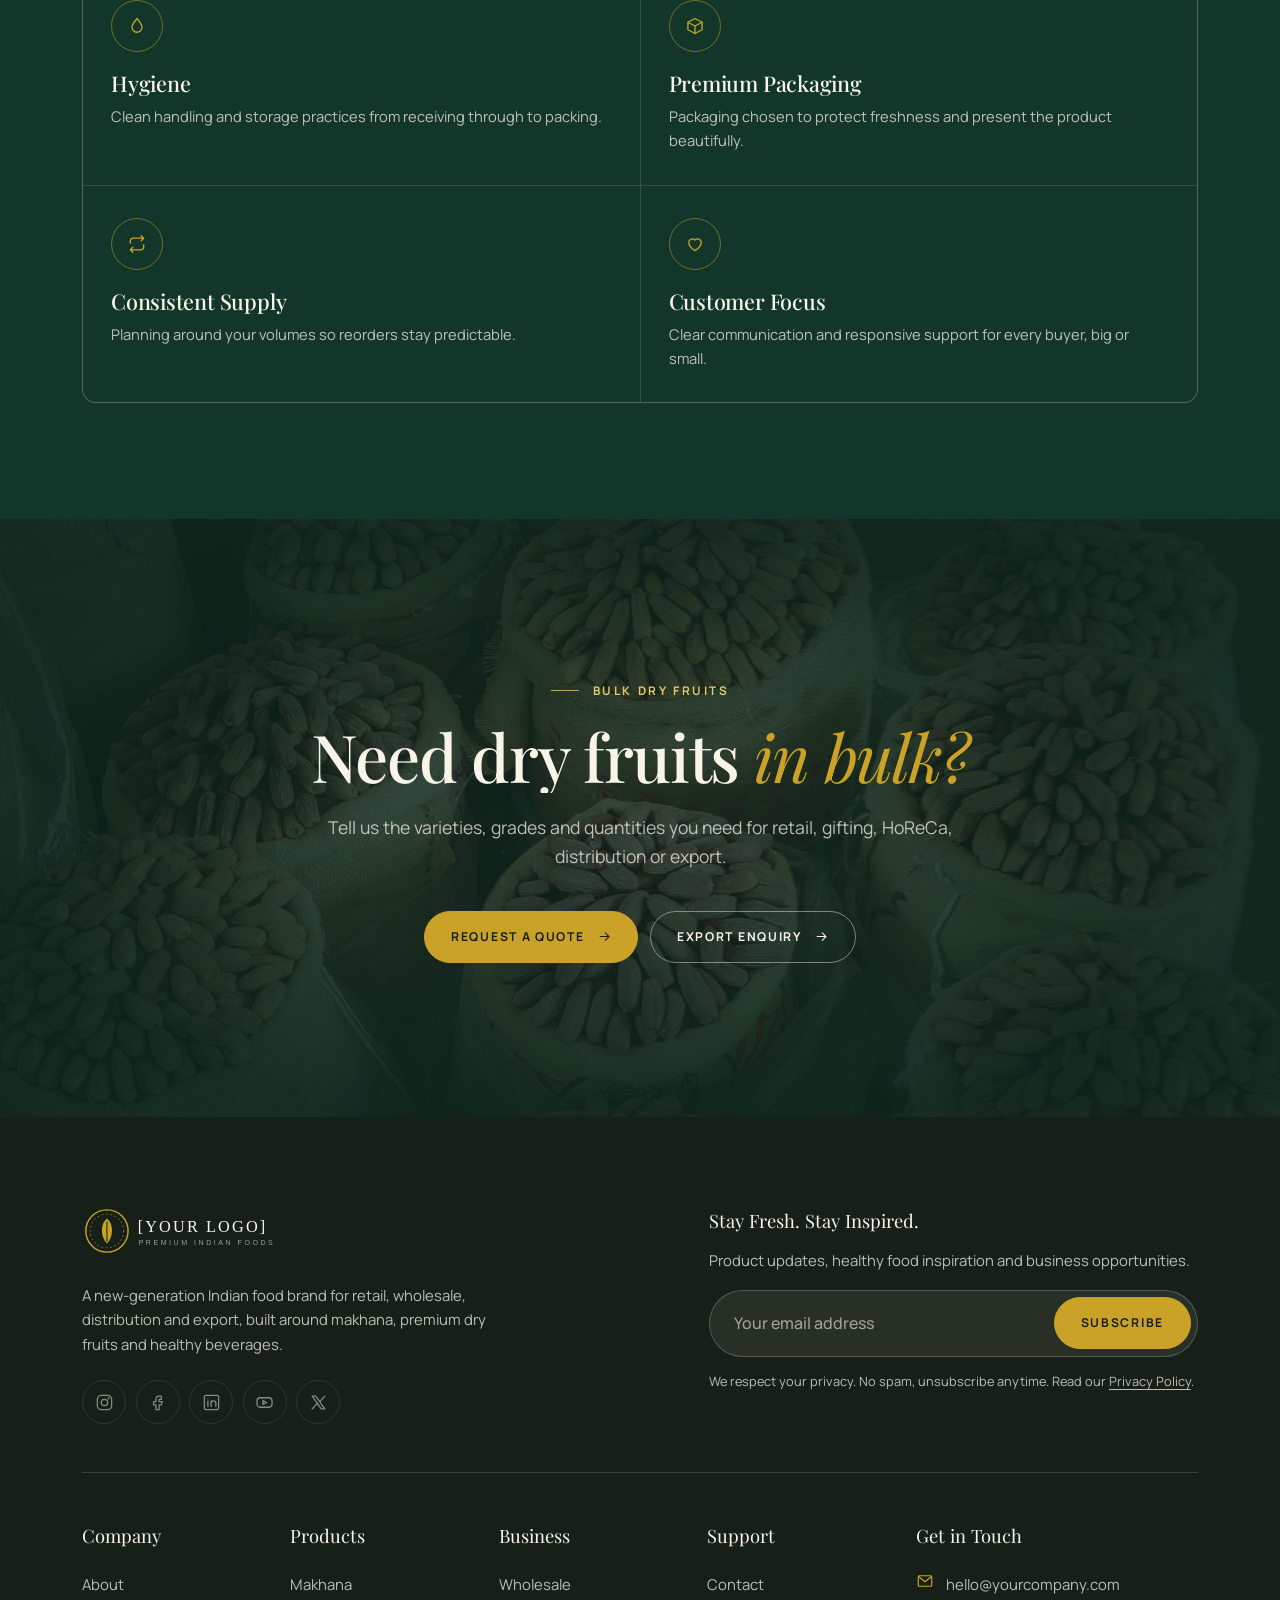
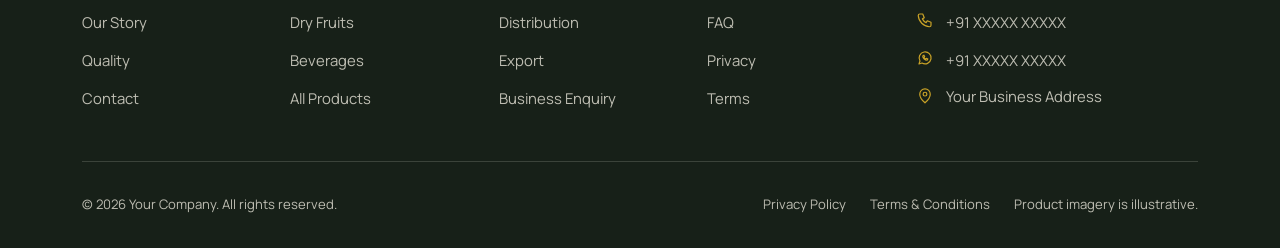
<file: pages/dry-fruits.html>
<!DOCTYPE html>
<html lang="en-IN">
<head>
<meta charset="utf-8">
<meta name="viewport" content="width=device-width, initial-scale=1">
<title>Premium Dry Fruits | Almonds, Cashews, Pistachios & More | Your Company</title>
<meta name="description" content="Premium almonds, cashews, pistachios, walnuts, raisins, dates and figs for retail, wholesale, distribution and export. Send a business enquiry today.">
<link rel="canonical" href="https://www.yourdomain.com/pages/dry-fruits.html">
<meta name="theme-color" content="#12372A">
<meta property="og:type" content="website">
<meta property="og:site_name" content="Your Company">
<meta property="og:locale" content="en_IN">
<meta property="og:title" content="Premium Dry Fruits | Almonds, Cashews, Pistachios & More | Your Company">
<meta property="og:description" content="Premium almonds, cashews, pistachios, walnuts, raisins, dates and figs for retail, wholesale, distribution and export. Send a business enquiry today.">
<meta property="og:url" content="https://www.yourdomain.com/pages/dry-fruits.html">
<meta property="og:image" content="https://www.yourdomain.com/assets/images/og-image.jpg">
<meta property="og:image:width" content="1200">
<meta property="og:image:height" content="630">
<meta name="twitter:card" content="summary_large_image">
<meta name="twitter:title" content="Premium Dry Fruits | Almonds, Cashews, Pistachios & More | Your Company">
<meta name="twitter:description" content="Premium almonds, cashews, pistachios, walnuts, raisins, dates and figs for retail, wholesale, distribution and export. Send a business enquiry today.">
<meta name="twitter:image" content="https://www.yourdomain.com/assets/images/og-image.jpg">
<link rel="icon" href="../assets/icons/favicon.svg" type="image/svg+xml">
<link rel="apple-touch-icon" href="../assets/icons/apple-touch-icon.png">
<link rel="preconnect" href="https://fonts.googleapis.com">
<link rel="preconnect" href="https://fonts.gstatic.com" crossorigin>
<link rel="preconnect" href="https://cdn.jsdelivr.net" crossorigin>
<link rel="stylesheet" href="https://fonts.googleapis.com/css2?family=Manrope:wght@400;500;600;700&amp;family=Playfair+Display:ital,wght@0,400;0,500;0,600;1,400;1,500&amp;display=swap">
<link rel="stylesheet" href="https://cdn.jsdelivr.net/npm/bootstrap@5.3.3/dist/css/bootstrap.min.css" integrity="sha384-QWTKZyjpPEjISv5WaRU9OFeRpok6YctnYmDr5pNlyT2bRjXh0JMhjY6hW+ALEwIH" crossorigin="anonymous">
<link rel="stylesheet" href="../assets/css/style.css">
<link rel="stylesheet" href="../assets/css/responsive.css">
<script>document.documentElement.classList.add('js');</script>
<script type="application/ld+json">{"@context":"https://schema.org","@type":"BreadcrumbList","itemListElement":[{"@type":"ListItem","position":1,"name":"Home","item":"https://www.yourdomain.com/"},{"@type":"ListItem","position":2,"name":"Products","item":"https://www.yourdomain.com/pages/products.html"},{"@type":"ListItem","position":3,"name":"Dry Fruits","item":"https://www.yourdomain.com/pages/dry-fruits.html"}]}</script>
</head>
<body class="page-dryfruits" data-base="../">
<a class="skip-link" href="#main">Skip to main content</a>
<svg xmlns="http://www.w3.org/2000/svg" aria-hidden="true" focusable="false" style="position:absolute;width:0;height:0;overflow:hidden"><defs><symbol id="i-arrow-right" viewBox="0 0 24 24" fill="none" stroke="currentColor" stroke-width="1.6" stroke-linecap="round" stroke-linejoin="round"><path d="M5 12h14M13 6l6 6-6 6"/></symbol><symbol id="i-arrow-up-right" viewBox="0 0 24 24" fill="none" stroke="currentColor" stroke-width="1.6" stroke-linecap="round" stroke-linejoin="round"><path d="M7 17L17 7M8 7h9v9"/></symbol><symbol id="i-arrow-up" viewBox="0 0 24 24" fill="none" stroke="currentColor" stroke-width="1.6" stroke-linecap="round" stroke-linejoin="round"><path d="M12 19V5M6 11l6-6 6 6"/></symbol><symbol id="i-chevron-down" viewBox="0 0 24 24" fill="none" stroke="currentColor" stroke-width="1.6" stroke-linecap="round" stroke-linejoin="round"><path d="M6 9l6 6 6-6"/></symbol><symbol id="i-chevron-left" viewBox="0 0 24 24" fill="none" stroke="currentColor" stroke-width="1.6" stroke-linecap="round" stroke-linejoin="round"><path d="M15 6l-6 6 6 6"/></symbol><symbol id="i-chevron-right" viewBox="0 0 24 24" fill="none" stroke="currentColor" stroke-width="1.6" stroke-linecap="round" stroke-linejoin="round"><path d="M9 6l6 6-6 6"/></symbol><symbol id="i-check" viewBox="0 0 24 24" fill="none" stroke="currentColor" stroke-width="1.6" stroke-linecap="round" stroke-linejoin="round"><path d="M5 12.5l4.5 4.5L19 7.5"/></symbol><symbol id="i-close" viewBox="0 0 24 24" fill="none" stroke="currentColor" stroke-width="1.6" stroke-linecap="round" stroke-linejoin="round"><path d="M6 6l12 12M18 6L6 18"/></symbol><symbol id="i-leaf" viewBox="0 0 24 24" fill="none" stroke="currentColor" stroke-width="1.6" stroke-linecap="round" stroke-linejoin="round"><path d="M5 19c0-8 5-14 15-14 0 10-6 15-14 15"/><path d="M5 19c3-4 6-7 10-9"/></symbol><symbol id="i-seedling" viewBox="0 0 24 24" fill="none" stroke="currentColor" stroke-width="1.6" stroke-linecap="round" stroke-linejoin="round"><path d="M12 21v-9"/><path d="M12 12c0-4-3-7-8-7 0 4 3 7 8 7z"/><path d="M12 10c0-3 2.5-6 7-6 0 3.5-2.5 6-7 6z"/></symbol><symbol id="i-box" viewBox="0 0 24 24" fill="none" stroke="currentColor" stroke-width="1.6" stroke-linecap="round" stroke-linejoin="round"><path d="M3.5 7.5L12 3l8.5 4.5v9L12 21l-8.5-4.5z"/><path d="M3.5 7.5L12 12l8.5-4.5M12 12v9"/></symbol><symbol id="i-truck" viewBox="0 0 24 24" fill="none" stroke="currentColor" stroke-width="1.6" stroke-linecap="round" stroke-linejoin="round"><path d="M2 6h11v10H2zM13 9h4.5l3.5 3.5V16h-8"/><circle cx="6.5" cy="17.5" r="1.8"/><circle cx="17" cy="17.5" r="1.8"/></symbol><symbol id="i-globe" viewBox="0 0 24 24" fill="none" stroke="currentColor" stroke-width="1.6" stroke-linecap="round" stroke-linejoin="round"><circle cx="12" cy="12" r="9"/><path d="M3 12h18"/><path d="M12 3c2.5 2.7 3.8 5.7 3.8 9s-1.3 6.3-3.8 9c-2.5-2.7-3.8-5.7-3.8-9S9.5 5.7 12 3z"/></symbol><symbol id="i-partner" viewBox="0 0 24 24" fill="none" stroke="currentColor" stroke-width="1.6" stroke-linecap="round" stroke-linejoin="round"><circle cx="9" cy="12" r="6"/><circle cx="15" cy="12" r="6"/></symbol><symbol id="i-store" viewBox="0 0 24 24" fill="none" stroke="currentColor" stroke-width="1.6" stroke-linecap="round" stroke-linejoin="round"><path d="M3 9l1.5-5h15L21 9M3 9h18"/><path d="M3 9c0 1.7 1.3 3 3 3s3-1.3 3-3c0 1.7 1.3 3 3 3s3-1.3 3-3c0 1.7 1.3 3 3 3s3-1.3 3-3"/><path d="M5 12v9h14v-9M10 21v-5h4v5"/></symbol><symbol id="i-building" viewBox="0 0 24 24" fill="none" stroke="currentColor" stroke-width="1.6" stroke-linecap="round" stroke-linejoin="round"><path d="M4 21V4h11v17M15 9h5v12M2 21h20M8 8h3M8 12h3M8 16h3"/></symbol><symbol id="i-shield" viewBox="0 0 24 24" fill="none" stroke="currentColor" stroke-width="1.6" stroke-linecap="round" stroke-linejoin="round"><path d="M12 3l8 3v6c0 4.5-3.4 8.3-8 9-4.6-.7-8-4.5-8-9V6z"/><path d="M8.5 12l2.5 2.5 4.5-5"/></symbol><symbol id="i-sparkle" viewBox="0 0 24 24" fill="none" stroke="currentColor" stroke-width="1.6" stroke-linecap="round" stroke-linejoin="round"><path d="M12 3l1.8 5.2L19 10l-5.2 1.8L12 17l-1.8-5.2L5 10l5.2-1.8z"/><path d="M19 16l.7 1.8 1.8.7-1.8.7-.7 1.8-.7-1.8-1.8-.7 1.8-.7z"/></symbol><symbol id="i-droplet" viewBox="0 0 24 24" fill="none" stroke="currentColor" stroke-width="1.6" stroke-linecap="round" stroke-linejoin="round"><path d="M12 3c3.5 4.2 6 7.6 6 10.5a6 6 0 0 1-12 0C6 10.6 8.5 7.2 12 3z"/></symbol><symbol id="i-heart" viewBox="0 0 24 24" fill="none" stroke="currentColor" stroke-width="1.6" stroke-linecap="round" stroke-linejoin="round"><path d="M12 20s-7.5-4.6-7.5-10A4.3 4.3 0 0 1 12 7.4 4.3 4.3 0 0 1 19.5 10c0 5.4-7.5 10-7.5 10z"/></symbol><symbol id="i-users" viewBox="0 0 24 24" fill="none" stroke="currentColor" stroke-width="1.6" stroke-linecap="round" stroke-linejoin="round"><circle cx="9" cy="8" r="3.5"/><path d="M2.5 20c0-3.6 2.9-6 6.5-6s6.5 2.4 6.5 6M16 4.6a3.5 3.5 0 0 1 0 6.8M18 14.2c2.1.7 3.5 2.8 3.5 5.8"/></symbol><symbol id="i-file" viewBox="0 0 24 24" fill="none" stroke="currentColor" stroke-width="1.6" stroke-linecap="round" stroke-linejoin="round"><path d="M6 3h8l4 4v14H6z"/><path d="M14 3v4h4M9 12h6M9 16h6"/></symbol><symbol id="i-ship" viewBox="0 0 24 24" fill="none" stroke="currentColor" stroke-width="1.6" stroke-linecap="round" stroke-linejoin="round"><path d="M4 14h16l-2.5 6h-11z"/><path d="M6 14V9h12v5M10 9V5h4v4"/></symbol><symbol id="i-layers" viewBox="0 0 24 24" fill="none" stroke="currentColor" stroke-width="1.6" stroke-linecap="round" stroke-linejoin="round"><path d="M12 3l9 4.5-9 4.5-9-4.5z"/><path d="M3 12l9 4.5 9-4.5M3 16.5L12 21l9-4.5"/></symbol><symbol id="i-tag" viewBox="0 0 24 24" fill="none" stroke="currentColor" stroke-width="1.6" stroke-linecap="round" stroke-linejoin="round"><path d="M3 12V4h8l10 10-8 8z"/><circle cx="7.5" cy="7.5" r="1.5"/></symbol><symbol id="i-mail" viewBox="0 0 24 24" fill="none" stroke="currentColor" stroke-width="1.6" stroke-linecap="round" stroke-linejoin="round"><rect x="3" y="5" width="18" height="14" rx="1.5"/><path d="M3.5 6l8.5 7 8.5-7"/></symbol><symbol id="i-phone" viewBox="0 0 24 24" fill="none" stroke="currentColor" stroke-width="1.6" stroke-linecap="round" stroke-linejoin="round"><path d="M5 4h4l2 5-2.5 1.5a11 11 0 0 0 5 5L15 13l5 2v4a2 2 0 0 1-2 2A16 16 0 0 1 3 6a2 2 0 0 1 2-2z"/></symbol><symbol id="i-whatsapp" viewBox="0 0 24 24" fill="none" stroke="currentColor" stroke-width="1.6" stroke-linecap="round" stroke-linejoin="round"><path d="M4 20l1.3-4A8 8 0 1 1 8 18.7z"/><path d="M9 9.2c0 3 2.6 5.8 5.8 5.8l1-1.6-2-1-1 1c-1-.5-1.7-1.2-2.2-2.2l1-1-1-2z"/></symbol><symbol id="i-pin" viewBox="0 0 24 24" fill="none" stroke="currentColor" stroke-width="1.6" stroke-linecap="round" stroke-linejoin="round"><path d="M12 21s-7-6.2-7-11.5A7 7 0 0 1 19 9.5C19 14.8 12 21 12 21z"/><circle cx="12" cy="9.5" r="2.5"/></symbol><symbol id="i-clock" viewBox="0 0 24 24" fill="none" stroke="currentColor" stroke-width="1.6" stroke-linecap="round" stroke-linejoin="round"><circle cx="12" cy="12" r="9"/><path d="M12 7v5l3 2"/></symbol><symbol id="i-instagram" viewBox="0 0 24 24" fill="none" stroke="currentColor" stroke-width="1.6" stroke-linecap="round" stroke-linejoin="round"><rect x="3" y="3" width="18" height="18" rx="5"/><circle cx="12" cy="12" r="4"/><circle cx="17.3" cy="6.7" r=".6" fill="currentColor"/></symbol><symbol id="i-facebook" viewBox="0 0 24 24" fill="none" stroke="currentColor" stroke-width="1.6" stroke-linecap="round" stroke-linejoin="round"><path d="M14 8h3V4h-3a4 4 0 0 0-4 4v3H7v4h3v6h4v-6h3l1-4h-4V8z"/></symbol><symbol id="i-linkedin" viewBox="0 0 24 24" fill="none" stroke="currentColor" stroke-width="1.6" stroke-linecap="round" stroke-linejoin="round"><rect x="3" y="3" width="18" height="18" rx="2"/><path d="M7.5 10v7M7.5 7v.01M11.5 17v-7M11.5 13a3 3 0 0 1 6 0v4"/></symbol><symbol id="i-youtube" viewBox="0 0 24 24" fill="none" stroke="currentColor" stroke-width="1.6" stroke-linecap="round" stroke-linejoin="round"><rect x="2.5" y="6" width="19" height="12" rx="4"/><path d="M10 9.5v5l4.5-2.5z"/></symbol><symbol id="i-x" viewBox="0 0 24 24" fill="none" stroke="currentColor" stroke-width="1.6" stroke-linecap="round" stroke-linejoin="round"><path d="M4 4h4.5L20 20h-4.5zM20 4l-6.6 7.2M4 20l6.6-7.2"/></symbol><symbol id="i-quote" viewBox="0 0 24 24" fill="none" stroke="currentColor" stroke-width="1.6" stroke-linecap="round" stroke-linejoin="round"><path d="M10 7c-3 .6-5 2.8-5 6.5V17h5v-5H7.6c.2-1.8 1.1-2.9 2.4-3.3zM19 7c-3 .6-5 2.8-5 6.5V17h5v-5h-2.4c.2-1.8 1.1-2.9 2.4-3.3z"/></symbol><symbol id="i-award" viewBox="0 0 24 24" fill="none" stroke="currentColor" stroke-width="1.6" stroke-linecap="round" stroke-linejoin="round"><circle cx="12" cy="9" r="6"/><path d="M8.5 14L7 21l5-2.5 5 2.5-1.5-7"/></symbol><symbol id="i-repeat" viewBox="0 0 24 24" fill="none" stroke="currentColor" stroke-width="1.6" stroke-linecap="round" stroke-linejoin="round"><path d="M17 2l3 3-3 3M4 11V9a4 4 0 0 1 4-4h12M7 22l-3-3 3-3M20 13v2a4 4 0 0 1-4 4H4"/></symbol><symbol id="i-compass" viewBox="0 0 24 24" fill="none" stroke="currentColor" stroke-width="1.6" stroke-linecap="round" stroke-linejoin="round"><circle cx="12" cy="12" r="9"/><path d="M15.5 8.5l-2 5-5 2 2-5z"/></symbol><symbol id="i-network" viewBox="0 0 24 24" fill="none" stroke="currentColor" stroke-width="1.6" stroke-linecap="round" stroke-linejoin="round"><circle cx="12" cy="5" r="2"/><circle cx="5" cy="19" r="2"/><circle cx="19" cy="19" r="2"/><path d="M12 7v5M12 12l-5.5 5.5M12 12l5.5 5.5"/></symbol><symbol id="i-route" viewBox="0 0 24 24" fill="none" stroke="currentColor" stroke-width="1.6" stroke-linecap="round" stroke-linejoin="round"><circle cx="6" cy="19" r="2"/><circle cx="18" cy="5" r="2"/><path d="M8 19h7.5a3.5 3.5 0 0 0 0-7h-7a3.5 3.5 0 0 1 0-7H16"/></symbol><symbol id="i-cup" viewBox="0 0 24 24" fill="none" stroke="currentColor" stroke-width="1.6" stroke-linecap="round" stroke-linejoin="round"><path d="M4 9h13v5a5 5 0 0 1-5 5H9a5 5 0 0 1-5-5z"/><path d="M17 10h1.5a2.5 2.5 0 0 1 0 5H17M8 3v3M12 3v3"/></symbol><symbol id="i-cart" viewBox="0 0 24 24" fill="none" stroke="currentColor" stroke-width="1.6" stroke-linecap="round" stroke-linejoin="round"><path d="M3 4h2.5l2.2 11h10.6L20 8H6.5"/><circle cx="9" cy="19" r="1.5"/><circle cx="17" cy="19" r="1.5"/></symbol><symbol id="i-eye" viewBox="0 0 24 24" fill="none" stroke="currentColor" stroke-width="1.6" stroke-linecap="round" stroke-linejoin="round"><path d="M2 12s3.6-7 10-7 10 7 10 7-3.6 7-10 7S2 12 2 12z"/><circle cx="12" cy="12" r="3"/></symbol><symbol id="i-send" viewBox="0 0 24 24" fill="none" stroke="currentColor" stroke-width="1.6" stroke-linecap="round" stroke-linejoin="round"><path d="M4 12l16-8-6 16-2.5-6.5z"/><path d="M11.5 13.5L20 4"/></symbol><symbol id="i-message" viewBox="0 0 24 24" fill="none" stroke="currentColor" stroke-width="1.6" stroke-linecap="round" stroke-linejoin="round"><path d="M4 5h16v11H9l-5 4z"/></symbol><symbol id="i-sun" viewBox="0 0 24 24" fill="none" stroke="currentColor" stroke-width="1.6" stroke-linecap="round" stroke-linejoin="round"><circle cx="12" cy="12" r="4"/><path d="M12 2v2M12 20v2M2 12h2M20 12h2M4.9 4.9l1.4 1.4M17.7 17.7l1.4 1.4M4.9 19.1l1.4-1.4M17.7 6.3l1.4-1.4"/></symbol><symbol id="i-scale" viewBox="0 0 24 24" fill="none" stroke="currentColor" stroke-width="1.6" stroke-linecap="round" stroke-linejoin="round"><path d="M12 3v18M7 21h10M5 7h14M5 7l-3 7a3 3 0 0 0 6 0zM19 7l-3 7a3 3 0 0 0 6 0z"/></symbol><symbol id="i-hotel" viewBox="0 0 24 24" fill="none" stroke="currentColor" stroke-width="1.6" stroke-linecap="round" stroke-linejoin="round"><path d="M3 21V9l9-6 9 6v12M3 21h18M9 21v-5h6v5M8 11h2M14 11h2"/></symbol><symbol id="i-briefcase" viewBox="0 0 24 24" fill="none" stroke="currentColor" stroke-width="1.6" stroke-linecap="round" stroke-linejoin="round"><rect x="3" y="7" width="18" height="13" rx="1.5"/><path d="M8 7V4h8v3M3 13h18"/></symbol><symbol id="i-search" viewBox="0 0 24 24" fill="none" stroke="currentColor" stroke-width="1.6" stroke-linecap="round" stroke-linejoin="round"><circle cx="11" cy="11" r="7"/><path d="M20 20l-4-4"/></symbol><symbol id="i-info" viewBox="0 0 24 24" fill="none" stroke="currentColor" stroke-width="1.6" stroke-linecap="round" stroke-linejoin="round"><circle cx="12" cy="12" r="9"/><path d="M12 11v6M12 7.5v.01"/></symbol><symbol id="i-alert" viewBox="0 0 24 24" fill="none" stroke="currentColor" stroke-width="1.6" stroke-linecap="round" stroke-linejoin="round"><path d="M12 3l10 18H2z"/><path d="M12 10v5M12 18v.01"/></symbol><symbol id="i-grid" viewBox="0 0 24 24" fill="none" stroke="currentColor" stroke-width="1.6" stroke-linecap="round" stroke-linejoin="round"><rect x="4" y="4" width="7" height="7"/><rect x="13" y="4" width="7" height="7"/><rect x="4" y="13" width="7" height="7"/><rect x="13" y="13" width="7" height="7"/></symbol></defs></svg>
<header class="site-header" data-header>
  <div class="announce">
    <div class="container announce__inner">
      <p class="announce__text"><span class="announce__lead">Premium Indian Foods<span aria-hidden="true">•</span></span>Retail<span aria-hidden="true">•</span>Wholesale<span aria-hidden="true">•</span>Distribution<span aria-hidden="true">•</span>Export</p>
      <a class="announce__link" href="enquiry.html">Business enquiries welcome <svg class="icon" aria-hidden="true" focusable="false"><use href="#i-arrow-right"></use></svg></a>
    </div>
  </div>
  <nav class="nav" aria-label="Primary">
    <div class="container nav__inner">
      <a class="brand" href="../index.html" aria-label="Your Company home">
        <img class="brand__logo brand__logo--light" src="../assets/images/brand/logo-light.svg" alt="" width="200" height="52">
        <img class="brand__logo brand__logo--dark" src="../assets/images/brand/logo-dark.svg" alt="" width="200" height="52">
      </a>
      <ul class="nav__menu">
        <li><a class="nav__link" href="../index.html">Home</a></li>
        <li><a class="nav__link" href="about.html">About</a></li>
        <li class="nav__dd" data-dropdown>
          <button class="nav__link nav__dd-toggle is-active" type="button" aria-expanded="false" aria-controls="mega-products">Products <svg class="icon" aria-hidden="true" focusable="false"><use href="#i-chevron-down"></use></svg></button>
          <div class="mega" id="mega-products">
            <div class="mega__inner">
              <a class="mega__card" href="makhana.html">
                <span class="mega__img"><img src="../assets/images/products/category-makhana.webp" alt="" width="800" height="1000" loading="lazy" decoding="async"></span>
                <span class="mega__label">Makhana</span><span class="mega__desc">Premium fox nuts</span>
              </a>
              <a class="mega__card" href="dry-fruits.html" aria-current="page">
                <span class="mega__img"><img src="../assets/images/products/category-dry-fruits.webp" alt="" width="800" height="1000" loading="lazy" decoding="async"></span>
                <span class="mega__label">Dry Fruits</span><span class="mega__desc">Almonds, cashews &amp; more</span>
              </a>
              <a class="mega__card" href="beverages.html">
                <span class="mega__img"><img src="../assets/images/products/category-beverages.webp" alt="" width="800" height="1000" loading="lazy" decoding="async"></span>
                <span class="mega__label">Beverages</span><span class="mega__desc">Wellness drink concepts</span>
              </a>
              <div class="mega__aside">
                <p class="eyebrow">Our Range</p>
                <a class="mega__all" href="products.html">All Products <svg class="icon" aria-hidden="true" focusable="false"><use href="#i-arrow-right"></use></svg></a>
                <a class="mega__sub" href="products.html#snacks">Healthy Snacks</a>
                <a class="mega__sub" href="enquiry.html?type=private-label">Private Label</a>
              </div>
            </div>
          </div>
        </li>
        <li><a class="nav__link" href="wholesale.html">Wholesale</a></li>
        <li><a class="nav__link" href="distribution.html">Distribution</a></li>
        <li><a class="nav__link" href="export.html">Export</a></li>
        <li><a class="nav__link" href="contact.html">Contact</a></li>
      </ul>
      <a class="btn-lux btn-lux--gold btn-lux--sm nav__cta" href="enquiry.html"><span class="btn-lux__label">Business Enquiry</span></a>
      <button class="burger" type="button" aria-expanded="false" aria-controls="mobile-menu" aria-label="Open menu" data-burger>
        <span class="burger__line"></span><span class="burger__line"></span><span class="burger__line"></span>
      </button>
    </div>
  </nav>
</header>
<div class="mobile-menu" id="mobile-menu" data-mobile-menu aria-label="Mobile navigation" role="dialog" aria-modal="true" hidden>
  <div class="mobile-menu__inner">
    <ul class="mobile-menu__list">
      <li style="--i:0"><a href="../index.html"><span class="mobile-menu__num">01</span>Home</a></li>
      <li style="--i:1"><a href="about.html"><span class="mobile-menu__num">02</span>About</a></li>
      <li style="--i:2"><a href="products.html"><span class="mobile-menu__num">03</span>Products</a></li>
      <li style="--i:3"><a href="makhana.html"><span class="mobile-menu__num">04</span>Makhana</a></li>
      <li style="--i:4"><a href="dry-fruits.html" aria-current="page"><span class="mobile-menu__num">05</span>Dry Fruits</a></li>
      <li style="--i:5"><a href="beverages.html"><span class="mobile-menu__num">06</span>Beverages</a></li>
      <li style="--i:6"><a href="wholesale.html"><span class="mobile-menu__num">07</span>Wholesale</a></li>
      <li style="--i:7"><a href="distribution.html"><span class="mobile-menu__num">08</span>Distribution</a></li>
      <li style="--i:8"><a href="export.html"><span class="mobile-menu__num">09</span>Export</a></li>
      <li style="--i:9"><a href="contact.html"><span class="mobile-menu__num">10</span>Contact</a></li>
    </ul>
    <div class="mobile-menu__foot">
      <a class="btn-lux btn-lux--gold w-100" href="enquiry.html"><span class="btn-lux__label">Business Enquiry</span><svg class="icon btn-lux__icon" aria-hidden="true" focusable="false"><use href="#i-arrow-right"></use></svg></a>
      <div class="mobile-menu__contact">
        <a href="contact.html" data-config="email" data-config-href="email">hello@yourcompany.com</a>
        <a href="contact.html" data-config-href="whatsapp"><svg class="icon" aria-hidden="true" focusable="false"><use href="#i-whatsapp"></use></svg> WhatsApp us</a>
      </div>
    </div>
  </div>
</div>
<main id="main" tabindex="-1">

<section class="page-hero" aria-labelledby="page-title">
  <div class="page-hero__bg" data-parallax="0.18"><img src="../assets/images/hero/dry-fruits-hero.webp" alt="" width="1920" height="1080" fetchpriority="high" decoding="async"></div>
  <div class="page-hero__overlay"></div>
  
  <div class="container page-hero__inner">
    <nav class="crumbs" aria-label="Breadcrumb"><ol><li><a href="../index.html">Home</a></li><li><a href="products.html">Products</a></li><li aria-current="page">Dry Fruits</li></ol></nav>
    <div class="page-hero__content">
      <p class="eyebrow eyebrow--light" data-reveal="fade-up">Premium Dry Fruits</p>
      <h1 class="t-display t-display--page" id="page-title" data-reveal="fade-up" data-delay="1">Nature’s finest, <em>carefully selected.</em></h1>
      <p class="page-hero__lead" data-reveal="fade-up" data-delay="2">A premium dry fruits catalogue for homes, retailers, wholesalers and international buyers.</p>
      <div class="page-hero__actions" data-reveal="fade-up" data-delay="3"><a class="btn-lux btn-lux--gold" href="enquiry.html?category=dry-fruits"><span class="btn-lux__label">Business Enquiry</span><svg class="icon btn-lux__icon" aria-hidden="true" focusable="false"><use href="#i-arrow-right"></use></svg></a><a class="btn-lux btn-lux--ghost" href="#catalogue"><span class="btn-lux__label">View Catalogue</span><svg class="icon btn-lux__icon" aria-hidden="true" focusable="false"><use href="#i-chevron-down"></use></svg></a></div>
    </div>
  </div>
</section>

<section class="section section--cream df-intro" aria-label="Introduction">
  <div class="container">
    <div class="row g-4 align-items-end">
      <div class="col-lg-7"><p class="t-statement" data-reveal="fade-up">Seven classics of the Indian pantry, selected for <em>size, taste and quality</em> and packed for every channel, from a single pouch to bulk export cartons.</p></div>
      <div class="col-lg-4 offset-lg-1">
        <nav class="df-index" aria-label="Dry fruits on this page" data-reveal="fade-up" data-delay="1">
          <ul><li><a href="#almonds"><span>01</span>Almonds</a></li><li><a href="#cashews"><span>02</span>Cashews</a></li><li><a href="#pistachios"><span>03</span>Pistachios</a></li><li><a href="#walnuts"><span>04</span>Walnuts</a></li><li><a href="#raisins"><span>05</span>Raisins</a></li><li><a href="#dates"><span>06</span>Dates</a></li><li><a href="#figs"><span>07</span>Figs</a></li></ul>
        </nav>
      </div>
    </div>
  </div>
</section>

<section class="section df-catalog" id="catalogue" aria-labelledby="df-cat-title">
  <div class="container">
    <h2 class="visually-hidden" id="df-cat-title">Dry fruits catalogue</h2>
    <article class="df-row" id="almonds" aria-labelledby="almonds-title">
      <div class="df-row__media" data-reveal="fade-right">
        <div class="media media--square media--rounded"><img src="../assets/images/products/almonds.webp" alt="Almonds" width="800" height="800" loading="lazy" decoding="async"></div>
        <span class="df-row__n" aria-hidden="true">01</span>
      </div>
      <div class="df-row__body" data-reveal="fade-up" data-delay="1">
        <p class="eyebrow">The everyday essential</p>
        <h3 class="t-h2 t-h2--sm" id="almonds-title">Almonds</h3>
        <p class="lead-lux">Crunchy, versatile and loved across generations. Almonds are perfect for snacking, soaking, baking and festive gifting.</p>
        <ul class="spec-list spec-list--compact">
          <li><span>Grades</span><strong>Whole kernels · sizes & grades on request</strong></li>
          <li><span>Packaging</span><strong>[Retail pouch · bulk carton · export pack. Add your formats]</strong></li>
          <li><span>Available for</span><strong>Retail · Wholesale · Distribution · Export</strong></li>
        </ul>
        <div class="d-flex flex-wrap gap-3 align-items-center"><a class="btn-lux btn-lux--forest btn-lux--sm" href="enquiry.html?product=almonds"><span class="btn-lux__label">Business Enquiry</span><svg class="icon btn-lux__icon" aria-hidden="true" focusable="false"><use href="#i-arrow-right"></use></svg></a></div>
      </div>
    </article>
    <article class="df-row df-row--rev" id="cashews" aria-labelledby="cashews-title">
      <div class="df-row__media" data-reveal="fade-left">
        <div class="media media--square media--rounded"><img src="../assets/images/products/cashews.webp" alt="Cashews" width="800" height="800" loading="lazy" decoding="async"></div>
        <span class="df-row__n" aria-hidden="true">02</span>
      </div>
      <div class="df-row__body" data-reveal="fade-up" data-delay="1">
        <p class="eyebrow">Creamy &amp; indulgent</p>
        <h3 class="t-h2 t-h2--sm" id="cashews-title">Cashews</h3>
        <p class="lead-lux">Buttery, mildly sweet cashews for snacking, rich gravies, sweets and premium gift boxes.</p>
        <ul class="spec-list spec-list--compact">
          <li><span>Grades</span><strong>Whole &amp; split grades on request</strong></li>
          <li><span>Packaging</span><strong>[Retail pouch · bulk carton · export pack. Add your formats]</strong></li>
          <li><span>Available for</span><strong>Retail · Wholesale · Distribution · Export</strong></li>
        </ul>
        <div class="d-flex flex-wrap gap-3 align-items-center"><a class="btn-lux btn-lux--forest btn-lux--sm" href="enquiry.html?product=cashews"><span class="btn-lux__label">Business Enquiry</span><svg class="icon btn-lux__icon" aria-hidden="true" focusable="false"><use href="#i-arrow-right"></use></svg></a></div>
      </div>
    </article>
    <article class="df-row" id="pistachios" aria-labelledby="pistachios-title">
      <div class="df-row__media" data-reveal="fade-right">
        <div class="media media--square media--rounded"><img src="../assets/images/products/pistachios.webp" alt="Pistachios" width="800" height="800" loading="lazy" decoding="async"></div>
        <span class="df-row__n" aria-hidden="true">03</span>
      </div>
      <div class="df-row__body" data-reveal="fade-up" data-delay="1">
        <p class="eyebrow">The green jewel</p>
        <h3 class="t-h2 t-h2--sm" id="pistachios-title">Pistachios</h3>
        <p class="lead-lux">Distinctive flavour and colour, enjoyed in-shell as a snack or as kernels in desserts and garnishes.</p>
        <ul class="spec-list spec-list--compact">
          <li><span>Grades</span><strong>In-shell &amp; kernels on request</strong></li>
          <li><span>Packaging</span><strong>[Retail pouch · bulk carton · export pack. Add your formats]</strong></li>
          <li><span>Available for</span><strong>Retail · Wholesale · Distribution · Export</strong></li>
        </ul>
        <div class="d-flex flex-wrap gap-3 align-items-center"><a class="btn-lux btn-lux--forest btn-lux--sm" href="enquiry.html?product=pistachios"><span class="btn-lux__label">Business Enquiry</span><svg class="icon btn-lux__icon" aria-hidden="true" focusable="false"><use href="#i-arrow-right"></use></svg></a></div>
      </div>
    </article>
    <article class="df-row df-row--rev" id="walnuts" aria-labelledby="walnuts-title">
      <div class="df-row__media" data-reveal="fade-left">
        <div class="media media--square media--rounded"><img src="../assets/images/products/walnuts.webp" alt="Walnuts" width="800" height="800" loading="lazy" decoding="async"></div>
        <span class="df-row__n" aria-hidden="true">04</span>
      </div>
      <div class="df-row__body" data-reveal="fade-up" data-delay="1">
        <p class="eyebrow">Rich &amp; earthy</p>
        <h3 class="t-h2 t-h2--sm" id="walnuts-title">Walnuts</h3>
        <p class="lead-lux">Delicate walnut kernels with a rich, earthy taste for breakfast bowls, baking and snacking.</p>
        <ul class="spec-list spec-list--compact">
          <li><span>Grades</span><strong>Halves &amp; pieces on request</strong></li>
          <li><span>Packaging</span><strong>[Retail pouch · bulk carton · export pack. Add your formats]</strong></li>
          <li><span>Available for</span><strong>Retail · Wholesale · Distribution · Export</strong></li>
        </ul>
        <div class="d-flex flex-wrap gap-3 align-items-center"><a class="btn-lux btn-lux--forest btn-lux--sm" href="enquiry.html?product=walnuts"><span class="btn-lux__label">Business Enquiry</span><svg class="icon btn-lux__icon" aria-hidden="true" focusable="false"><use href="#i-arrow-right"></use></svg></a></div>
      </div>
    </article>
    <article class="df-row" id="raisins" aria-labelledby="raisins-title">
      <div class="df-row__media" data-reveal="fade-right">
        <div class="media media--square media--rounded"><img src="../assets/images/products/raisins.webp" alt="Raisins" width="800" height="800" loading="lazy" decoding="async"></div>
        <span class="df-row__n" aria-hidden="true">05</span>
      </div>
      <div class="df-row__body" data-reveal="fade-up" data-delay="1">
        <p class="eyebrow">Nature’s sweetness</p>
        <h3 class="t-h2 t-h2--sm" id="raisins-title">Raisins</h3>
        <p class="lead-lux">Raisins in a brass bowl for snacking, cereals, baking and traditional Indian sweets.</p>
        <ul class="spec-list spec-list--compact">
          <li><span>Grades</span><strong>Black, golden &amp; green varieties on request</strong></li>
          <li><span>Packaging</span><strong>[Retail pouch · bulk carton · export pack. Add your formats]</strong></li>
          <li><span>Available for</span><strong>Retail · Wholesale · Distribution · Export</strong></li>
        </ul>
        <div class="d-flex flex-wrap gap-3 align-items-center"><a class="btn-lux btn-lux--forest btn-lux--sm" href="enquiry.html?product=raisins"><span class="btn-lux__label">Business Enquiry</span><svg class="icon btn-lux__icon" aria-hidden="true" focusable="false"><use href="#i-arrow-right"></use></svg></a></div>
      </div>
    </article>
    <article class="df-row df-row--rev" id="dates" aria-labelledby="dates-title">
      <div class="df-row__media" data-reveal="fade-left">
        <div class="media media--square media--rounded"><img src="../assets/images/products/dates.webp" alt="Dates" width="800" height="800" loading="lazy" decoding="async"></div>
        <span class="df-row__n" aria-hidden="true">06</span>
      </div>
      <div class="df-row__body" data-reveal="fade-up" data-delay="1">
        <p class="eyebrow">Soft &amp; naturally sweet</p>
        <h3 class="t-h2 t-h2--sm" id="dates-title">Dates</h3>
        <p class="lead-lux">Soft, rich dates, a naturally sweet treat for everyday energy and festive occasions.</p>
        <ul class="spec-list spec-list--compact">
          <li><span>Grades</span><strong>Varieties &amp; pack styles on request</strong></li>
          <li><span>Packaging</span><strong>[Retail pouch · bulk carton · export pack. Add your formats]</strong></li>
          <li><span>Available for</span><strong>Retail · Wholesale · Distribution · Export</strong></li>
        </ul>
        <div class="d-flex flex-wrap gap-3 align-items-center"><a class="btn-lux btn-lux--forest btn-lux--sm" href="enquiry.html?product=dates"><span class="btn-lux__label">Business Enquiry</span><svg class="icon btn-lux__icon" aria-hidden="true" focusable="false"><use href="#i-arrow-right"></use></svg></a></div>
      </div>
    </article>
    <article class="df-row" id="figs" aria-labelledby="figs-title">
      <div class="df-row__media" data-reveal="fade-right">
        <div class="media media--square media--rounded"><img src="../assets/images/products/figs.webp" alt="Figs" width="800" height="800" loading="lazy" decoding="async"></div>
        <span class="df-row__n" aria-hidden="true">07</span>
      </div>
      <div class="df-row__body" data-reveal="fade-up" data-delay="1">
        <p class="eyebrow">Chewy &amp; wholesome</p>
        <h3 class="t-h2 t-h2--sm" id="figs-title">Figs</h3>
        <p class="lead-lux">Dried figs (anjeer) with a chewy texture and honeyed flavour for snacking and desserts.</p>
        <ul class="spec-list spec-list--compact">
          <li><span>Grades</span><strong>Whole &amp; garland styles on request</strong></li>
          <li><span>Packaging</span><strong>[Retail pouch · bulk carton · export pack. Add your formats]</strong></li>
          <li><span>Available for</span><strong>Retail · Wholesale · Distribution · Export</strong></li>
        </ul>
        <div class="d-flex flex-wrap gap-3 align-items-center"><a class="btn-lux btn-lux--forest btn-lux--sm" href="enquiry.html?product=figs"><span class="btn-lux__label">Business Enquiry</span><svg class="icon btn-lux__icon" aria-hidden="true" focusable="false"><use href="#i-arrow-right"></use></svg></a></div>
      </div>
    </article>
  </div>
</section>

<section class="section section--forest quality" aria-labelledby="df-q">
  <div class="container">
    <div class="sec-head sec-head--split">
  <div class="sec-head__main">
    <p class="eyebrow eyebrow--light" data-reveal="fade-up">Our Standards</p>
    <h2 class="t-h2" data-reveal="fade-up" data-delay="1" id="df-q">Quality You <em>Can Trust</em></h2>
  </div>
  <div class="sec-head__aside" data-reveal="fade-up" data-delay="2"><p class="sec-head__text">Every dry fruit we offer is handled with the same care, from selection and grading to hygienic packing.</p></div>
</div>
    <div class="q-grid" data-stagger><div class="q-item"><span class="q-item__icon"><svg class="icon" aria-hidden="true" focusable="false"><use href="#i-compass"></use></svg></span><h3 class="q-item__title">Careful Sourcing</h3><p>Products are selected with attention to origin, grade and freshness before they reach you.</p></div><div class="q-item"><span class="q-item__icon"><svg class="icon" aria-hidden="true" focusable="false"><use href="#i-shield"></use></svg></span><h3 class="q-item__title">Quality Focus</h3><p>Sorting, grading and inspection are built into how we handle every batch.</p></div><div class="q-item"><span class="q-item__icon"><svg class="icon" aria-hidden="true" focusable="false"><use href="#i-droplet"></use></svg></span><h3 class="q-item__title">Hygiene</h3><p>Clean handling and storage practices from receiving through to packing.</p></div><div class="q-item"><span class="q-item__icon"><svg class="icon" aria-hidden="true" focusable="false"><use href="#i-box"></use></svg></span><h3 class="q-item__title">Premium Packaging</h3><p>Packaging chosen to protect freshness and present the product beautifully.</p></div><div class="q-item"><span class="q-item__icon"><svg class="icon" aria-hidden="true" focusable="false"><use href="#i-repeat"></use></svg></span><h3 class="q-item__title">Consistent Supply</h3><p>Planning around your volumes so reorders stay predictable.</p></div><div class="q-item"><span class="q-item__icon"><svg class="icon" aria-hidden="true" focusable="false"><use href="#i-heart"></use></svg></span><h3 class="q-item__title">Customer Focus</h3><p>Clear communication and responsive support for every buyer, big or small.</p></div></div>
<!-- CERTIFICATIONS: add your genuine certifications / licence numbers here once available. Do not list certifications you do not hold. -->
  </div>
</section>

<section class="cta-band" aria-labelledby="cta-title">
  <div class="cta-band__bg" data-parallax="0.2"><img src="../assets/images/hero/wholesale-hero.webp" alt="" width="1920" height="1080" loading="lazy" decoding="async"></div>
  <div class="cta-band__overlay"></div>
  <div class="container cta-band__inner">
    <p class="eyebrow eyebrow--light" data-reveal="fade-up">Bulk Dry Fruits</p>
    <h2 class="t-h2 t-h2--xl" id="cta-title" data-reveal="fade-up" data-delay="1">Need dry fruits <em>in bulk?</em></h2>
    <p class="cta-band__text" data-reveal="fade-up" data-delay="2">Tell us the varieties, grades and quantities you need for retail, gifting, HoReCa, distribution or export.</p>
    <div class="cta-band__actions" data-reveal="fade-up" data-delay="3"><a class="btn-lux btn-lux--gold" href="enquiry.html?category=dry-fruits&type=bulk"><span class="btn-lux__label">Request a Quote</span><svg class="icon btn-lux__icon" aria-hidden="true" focusable="false"><use href="#i-arrow-right"></use></svg></a><a class="btn-lux btn-lux--ghost" href="enquiry.html?category=dry-fruits&type=export"><span class="btn-lux__label">Export Enquiry</span><svg class="icon btn-lux__icon" aria-hidden="true" focusable="false"><use href="#i-arrow-right"></use></svg></a></div>
  </div>
</section>

</main>
<footer class="footer">
  <div class="container">
    <div class="footer__top">
      <div class="footer__brand">
        <a class="brand brand--footer" href="../index.html" aria-label="Your Company home"><img src="../assets/images/brand/logo-light.svg" alt="" width="200" height="52" loading="lazy"></a>
        <p class="footer__tagline">A new-generation Indian food brand for retail, wholesale, distribution and export, built around makhana, premium dry fruits and healthy beverages.</p>
        <ul class="social" aria-label="Social media"><li><span class="social__link is-placeholder" data-social="instagram" title="Instagram — add your link in assets/js/config.js"><span class="visually-hidden">Instagram</span><svg class="icon" aria-hidden="true" focusable="false"><use href="#i-instagram"></use></svg></span></li><li><span class="social__link is-placeholder" data-social="facebook" title="Facebook — add your link in assets/js/config.js"><span class="visually-hidden">Facebook</span><svg class="icon" aria-hidden="true" focusable="false"><use href="#i-facebook"></use></svg></span></li><li><span class="social__link is-placeholder" data-social="linkedin" title="LinkedIn — add your link in assets/js/config.js"><span class="visually-hidden">LinkedIn</span><svg class="icon" aria-hidden="true" focusable="false"><use href="#i-linkedin"></use></svg></span></li><li><span class="social__link is-placeholder" data-social="youtube" title="YouTube — add your link in assets/js/config.js"><span class="visually-hidden">YouTube</span><svg class="icon" aria-hidden="true" focusable="false"><use href="#i-youtube"></use></svg></span></li><li><span class="social__link is-placeholder" data-social="x" title="X (Twitter) — add your link in assets/js/config.js"><span class="visually-hidden">X (Twitter)</span><svg class="icon" aria-hidden="true" focusable="false"><use href="#i-x"></use></svg></span></li></ul>
      </div>
      <div class="footer__news">
        <p class="footer__title">Stay Fresh. Stay Inspired.</p>
        <p class="footer__news-text">Product updates, healthy food inspiration and business opportunities.</p>
        <form class="news-form news-form--compact" data-form="newsletter" novalidate>
  <div class="news-form__row">
    <label for="footer-news" class="visually-hidden">Email address</label>
    <input class="news-form__input" type="email" id="footer-news" name="email" required autocomplete="email" placeholder="Your email address" aria-describedby="footer-news-error footer-news-micro">
    <button class="btn-lux btn-lux--gold" type="submit"><span class="btn-lux__label">Subscribe</span><span class="btn-lux__spinner" aria-hidden="true"></span></button>
  </div>
  <div class="hp-field" aria-hidden="true"><label>Leave this field empty<input type="text" name="company_website" tabindex="-1" autocomplete="off"></label></div>
  <p class="field__error" id="footer-news-error" data-error-for="email"></p>
  <p class="news-form__micro" id="footer-news-micro">We respect your privacy. No spam, unsubscribe anytime. Read our <a href="privacy-policy.html">Privacy Policy</a>.</p>
  <div class="form-status" data-form-status role="status" aria-live="polite"></div>
</form>
      </div>
    </div>
    <div class="footer__cols">
      <div class="footer__col">
        <p class="footer__title">Company</p>
        <ul><li><a href="about.html">About</a></li><li><a href="about.html#story">Our Story</a></li><li><a href="about.html#quality">Quality</a></li><li><a href="contact.html">Contact</a></li></ul>
      </div>
      <div class="footer__col">
        <p class="footer__title">Products</p>
        <ul><li><a href="makhana.html">Makhana</a></li><li><a href="dry-fruits.html">Dry Fruits</a></li><li><a href="beverages.html">Beverages</a></li><li><a href="products.html">All Products</a></li></ul>
      </div>
      <div class="footer__col">
        <p class="footer__title">Business</p>
        <ul><li><a href="wholesale.html">Wholesale</a></li><li><a href="distribution.html">Distribution</a></li><li><a href="export.html">Export</a></li><li><a href="enquiry.html">Business Enquiry</a></li></ul>
      </div>
      <div class="footer__col">
        <p class="footer__title">Support</p>
        <ul><li><a href="contact.html">Contact</a></li><li><a href="contact.html#faq">FAQ</a></li><li><a href="privacy-policy.html">Privacy</a></li><li><a href="terms.html">Terms</a></li></ul>
      </div>
      <div class="footer__col footer__col--contact">
        <p class="footer__title">Get in Touch</p>
        <ul class="footer__contact">
          <li><svg class="icon" aria-hidden="true" focusable="false"><use href="#i-mail"></use></svg><a href="contact.html" data-config="email" data-config-href="email">hello@yourcompany.com</a></li>
          <li><svg class="icon" aria-hidden="true" focusable="false"><use href="#i-phone"></use></svg><a href="contact.html" data-config="phone" data-config-href="phone">+91 XXXXX XXXXX</a></li>
          <li><svg class="icon" aria-hidden="true" focusable="false"><use href="#i-whatsapp"></use></svg><a href="contact.html" data-config="whatsapp" data-config-href="whatsapp">+91 XXXXX XXXXX</a></li>
          <li><svg class="icon" aria-hidden="true" focusable="false"><use href="#i-pin"></use></svg><span data-config="address">Your Business Address</span></li>
        </ul>
      </div>
    </div>
    <div class="footer__bottom">
      <p>© <span data-year>2026</span> <span data-config="companyName">Your Company</span>. All rights reserved.</p>
      <p class="footer__legal"><a href="privacy-policy.html">Privacy Policy</a><a href="terms.html">Terms &amp; Conditions</a><span>Product imagery is illustrative.</span></p>
    </div>
  </div>
</footer>
<div class="m-cta" data-mcta>
  <a class="m-cta__main" href="enquiry.html"><svg class="icon" aria-hidden="true" focusable="false"><use href="#i-briefcase"></use></svg><span>Business Enquiry</span></a>
  <a class="m-cta__icon" href="contact.html" data-config-href="whatsapp" aria-label="Chat on WhatsApp"><svg class="icon" aria-hidden="true" focusable="false"><use href="#i-whatsapp"></use></svg></a>
  <a class="m-cta__icon" href="contact.html" data-config-href="phone" aria-label="Call us"><svg class="icon" aria-hidden="true" focusable="false"><use href="#i-phone"></use></svg></a>
</div>
<button class="to-top" type="button" data-to-top aria-label="Back to top"><svg class="icon" aria-hidden="true" focusable="false"><use href="#i-arrow-up"></use></svg></button>
<script src="../assets/js/config.js" defer></script>
<script src="../assets/js/main.js" defer></script>
<script src="../assets/js/animations.js" defer></script>
<script src="../assets/js/forms.js" defer></script>
</body>
</html>
</file>
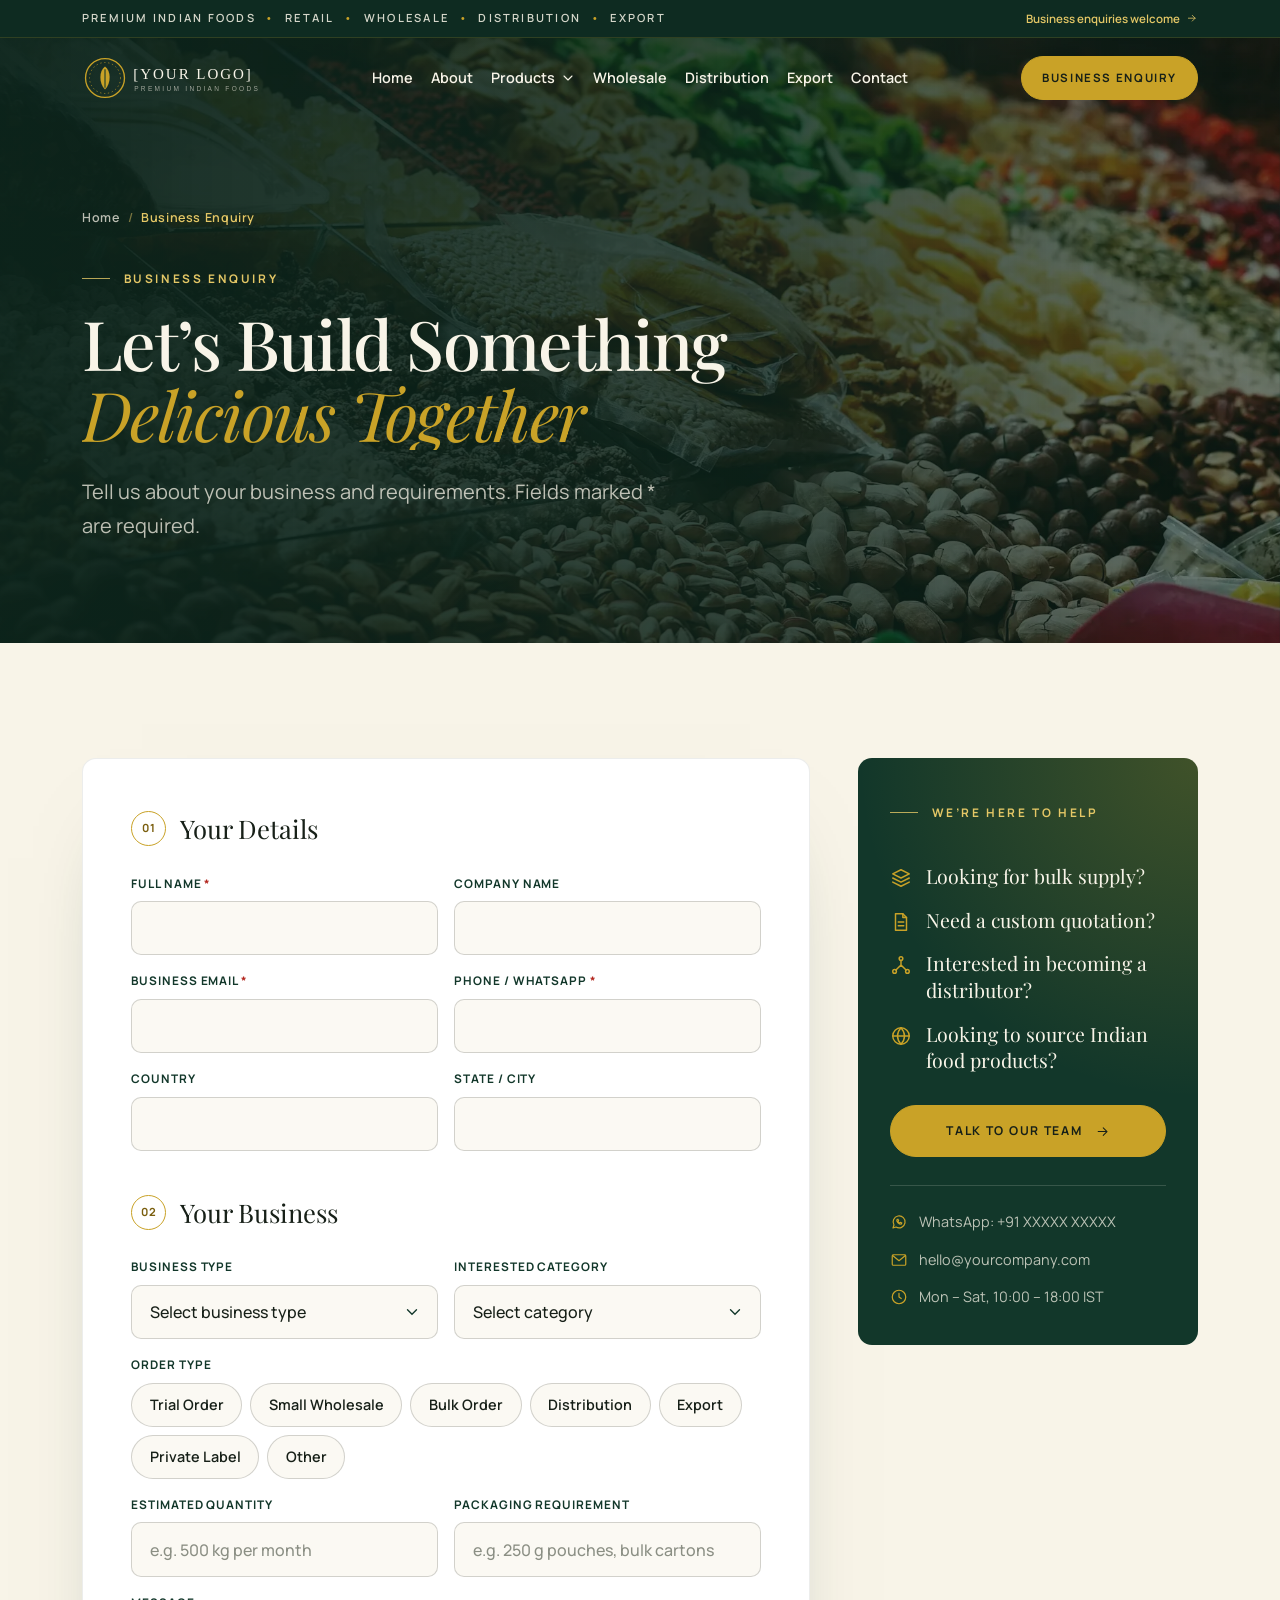
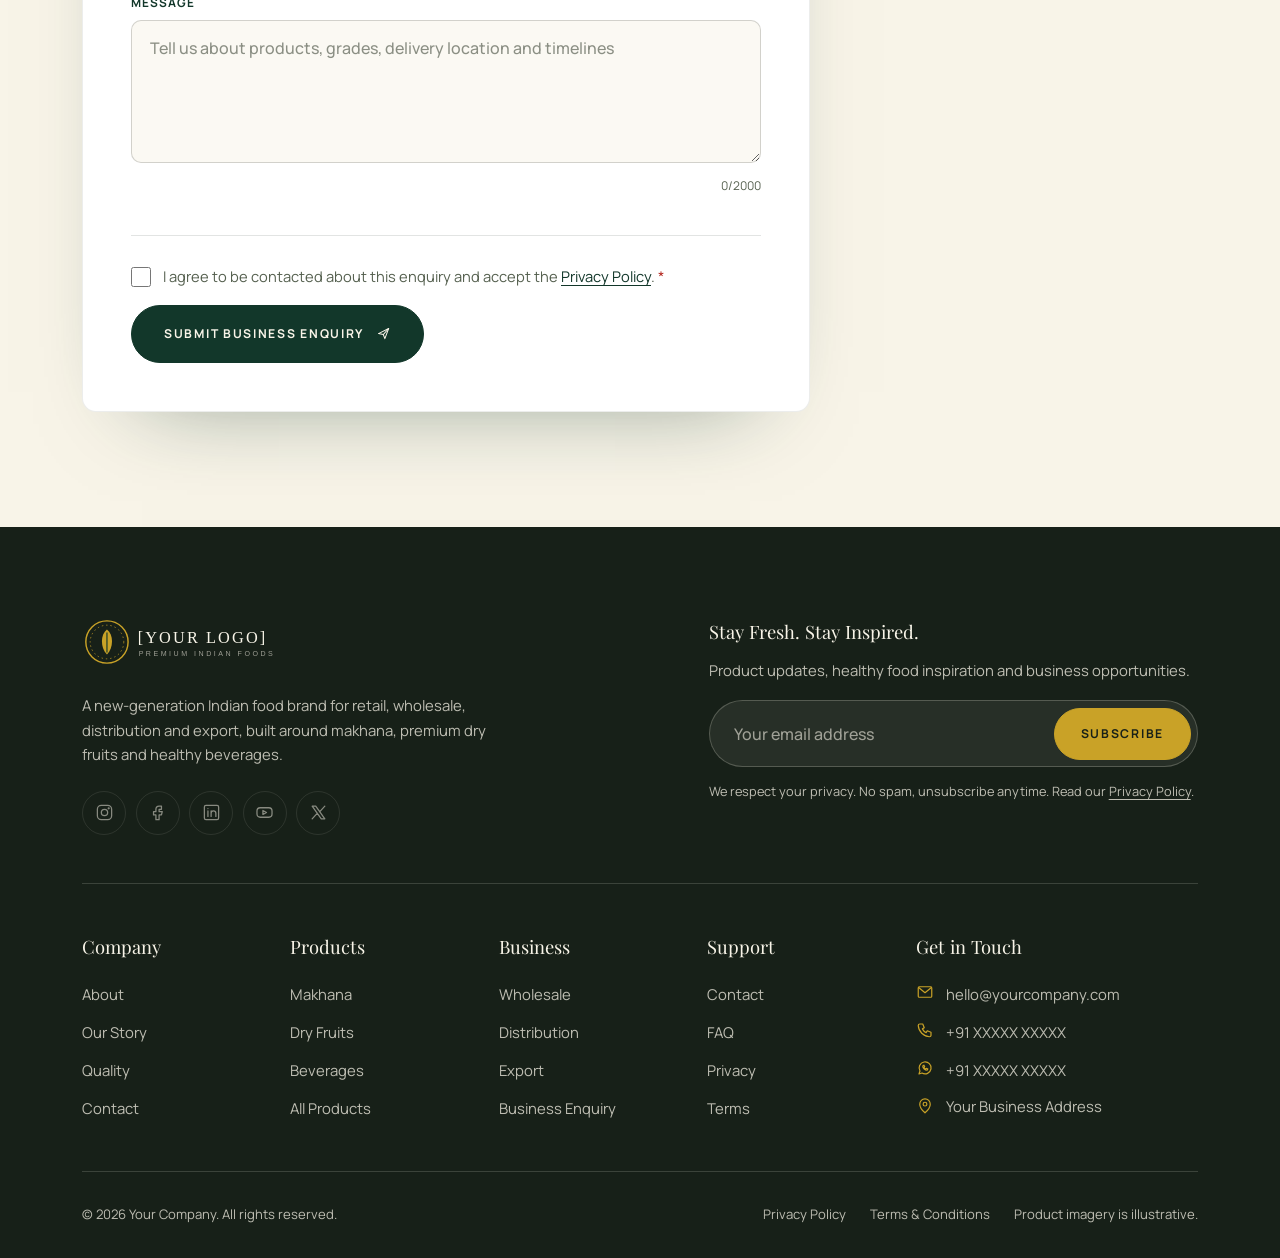
<file: pages/enquiry.html>
<!DOCTYPE html>
<html lang="en-IN">
<head>
<meta charset="utf-8">
<meta name="viewport" content="width=device-width, initial-scale=1">
<title>Business Enquiry | Wholesale, Distribution, Export & Private Label | Your Company</title>
<meta name="description" content="Send a business enquiry for wholesale supply, bulk orders, distribution partnerships, export and private label for makhana, dry fruits and healthy beverages.">
<link rel="canonical" href="https://www.yourdomain.com/pages/enquiry.html">
<meta name="theme-color" content="#12372A">
<meta property="og:type" content="website">
<meta property="og:site_name" content="Your Company">
<meta property="og:locale" content="en_IN">
<meta property="og:title" content="Business Enquiry | Wholesale, Distribution, Export & Private Label | Your Company">
<meta property="og:description" content="Send a business enquiry for wholesale supply, bulk orders, distribution partnerships, export and private label for makhana, dry fruits and healthy beverages.">
<meta property="og:url" content="https://www.yourdomain.com/pages/enquiry.html">
<meta property="og:image" content="https://www.yourdomain.com/assets/images/og-image.jpg">
<meta property="og:image:width" content="1200">
<meta property="og:image:height" content="630">
<meta name="twitter:card" content="summary_large_image">
<meta name="twitter:title" content="Business Enquiry | Wholesale, Distribution, Export & Private Label | Your Company">
<meta name="twitter:description" content="Send a business enquiry for wholesale supply, bulk orders, distribution partnerships, export and private label for makhana, dry fruits and healthy beverages.">
<meta name="twitter:image" content="https://www.yourdomain.com/assets/images/og-image.jpg">
<link rel="icon" href="../assets/icons/favicon.svg" type="image/svg+xml">
<link rel="apple-touch-icon" href="../assets/icons/apple-touch-icon.png">
<link rel="preconnect" href="https://fonts.googleapis.com">
<link rel="preconnect" href="https://fonts.gstatic.com" crossorigin>
<link rel="preconnect" href="https://cdn.jsdelivr.net" crossorigin>
<link rel="stylesheet" href="https://fonts.googleapis.com/css2?family=Manrope:wght@400;500;600;700&amp;family=Playfair+Display:ital,wght@0,400;0,500;0,600;1,400;1,500&amp;display=swap">
<link rel="stylesheet" href="https://cdn.jsdelivr.net/npm/bootstrap@5.3.3/dist/css/bootstrap.min.css" integrity="sha384-QWTKZyjpPEjISv5WaRU9OFeRpok6YctnYmDr5pNlyT2bRjXh0JMhjY6hW+ALEwIH" crossorigin="anonymous">
<link rel="stylesheet" href="../assets/css/style.css">
<link rel="stylesheet" href="../assets/css/responsive.css">
<script>document.documentElement.classList.add('js');</script>
<script type="application/ld+json">{"@context":"https://schema.org","@type":"BreadcrumbList","itemListElement":[{"@type":"ListItem","position":1,"name":"Home","item":"https://www.yourdomain.com/"},{"@type":"ListItem","position":2,"name":"Business Enquiry","item":"https://www.yourdomain.com/pages/enquiry.html"}]}</script>
</head>
<body class="page-enquiry" data-base="../">
<a class="skip-link" href="#main">Skip to main content</a>
<svg xmlns="http://www.w3.org/2000/svg" aria-hidden="true" focusable="false" style="position:absolute;width:0;height:0;overflow:hidden"><defs><symbol id="i-arrow-right" viewBox="0 0 24 24" fill="none" stroke="currentColor" stroke-width="1.6" stroke-linecap="round" stroke-linejoin="round"><path d="M5 12h14M13 6l6 6-6 6"/></symbol><symbol id="i-arrow-up-right" viewBox="0 0 24 24" fill="none" stroke="currentColor" stroke-width="1.6" stroke-linecap="round" stroke-linejoin="round"><path d="M7 17L17 7M8 7h9v9"/></symbol><symbol id="i-arrow-up" viewBox="0 0 24 24" fill="none" stroke="currentColor" stroke-width="1.6" stroke-linecap="round" stroke-linejoin="round"><path d="M12 19V5M6 11l6-6 6 6"/></symbol><symbol id="i-chevron-down" viewBox="0 0 24 24" fill="none" stroke="currentColor" stroke-width="1.6" stroke-linecap="round" stroke-linejoin="round"><path d="M6 9l6 6 6-6"/></symbol><symbol id="i-chevron-left" viewBox="0 0 24 24" fill="none" stroke="currentColor" stroke-width="1.6" stroke-linecap="round" stroke-linejoin="round"><path d="M15 6l-6 6 6 6"/></symbol><symbol id="i-chevron-right" viewBox="0 0 24 24" fill="none" stroke="currentColor" stroke-width="1.6" stroke-linecap="round" stroke-linejoin="round"><path d="M9 6l6 6-6 6"/></symbol><symbol id="i-check" viewBox="0 0 24 24" fill="none" stroke="currentColor" stroke-width="1.6" stroke-linecap="round" stroke-linejoin="round"><path d="M5 12.5l4.5 4.5L19 7.5"/></symbol><symbol id="i-close" viewBox="0 0 24 24" fill="none" stroke="currentColor" stroke-width="1.6" stroke-linecap="round" stroke-linejoin="round"><path d="M6 6l12 12M18 6L6 18"/></symbol><symbol id="i-leaf" viewBox="0 0 24 24" fill="none" stroke="currentColor" stroke-width="1.6" stroke-linecap="round" stroke-linejoin="round"><path d="M5 19c0-8 5-14 15-14 0 10-6 15-14 15"/><path d="M5 19c3-4 6-7 10-9"/></symbol><symbol id="i-seedling" viewBox="0 0 24 24" fill="none" stroke="currentColor" stroke-width="1.6" stroke-linecap="round" stroke-linejoin="round"><path d="M12 21v-9"/><path d="M12 12c0-4-3-7-8-7 0 4 3 7 8 7z"/><path d="M12 10c0-3 2.5-6 7-6 0 3.5-2.5 6-7 6z"/></symbol><symbol id="i-box" viewBox="0 0 24 24" fill="none" stroke="currentColor" stroke-width="1.6" stroke-linecap="round" stroke-linejoin="round"><path d="M3.5 7.5L12 3l8.5 4.5v9L12 21l-8.5-4.5z"/><path d="M3.5 7.5L12 12l8.5-4.5M12 12v9"/></symbol><symbol id="i-truck" viewBox="0 0 24 24" fill="none" stroke="currentColor" stroke-width="1.6" stroke-linecap="round" stroke-linejoin="round"><path d="M2 6h11v10H2zM13 9h4.5l3.5 3.5V16h-8"/><circle cx="6.5" cy="17.5" r="1.8"/><circle cx="17" cy="17.5" r="1.8"/></symbol><symbol id="i-globe" viewBox="0 0 24 24" fill="none" stroke="currentColor" stroke-width="1.6" stroke-linecap="round" stroke-linejoin="round"><circle cx="12" cy="12" r="9"/><path d="M3 12h18"/><path d="M12 3c2.5 2.7 3.8 5.7 3.8 9s-1.3 6.3-3.8 9c-2.5-2.7-3.8-5.7-3.8-9S9.5 5.7 12 3z"/></symbol><symbol id="i-partner" viewBox="0 0 24 24" fill="none" stroke="currentColor" stroke-width="1.6" stroke-linecap="round" stroke-linejoin="round"><circle cx="9" cy="12" r="6"/><circle cx="15" cy="12" r="6"/></symbol><symbol id="i-store" viewBox="0 0 24 24" fill="none" stroke="currentColor" stroke-width="1.6" stroke-linecap="round" stroke-linejoin="round"><path d="M3 9l1.5-5h15L21 9M3 9h18"/><path d="M3 9c0 1.7 1.3 3 3 3s3-1.3 3-3c0 1.7 1.3 3 3 3s3-1.3 3-3c0 1.7 1.3 3 3 3s3-1.3 3-3"/><path d="M5 12v9h14v-9M10 21v-5h4v5"/></symbol><symbol id="i-building" viewBox="0 0 24 24" fill="none" stroke="currentColor" stroke-width="1.6" stroke-linecap="round" stroke-linejoin="round"><path d="M4 21V4h11v17M15 9h5v12M2 21h20M8 8h3M8 12h3M8 16h3"/></symbol><symbol id="i-shield" viewBox="0 0 24 24" fill="none" stroke="currentColor" stroke-width="1.6" stroke-linecap="round" stroke-linejoin="round"><path d="M12 3l8 3v6c0 4.5-3.4 8.3-8 9-4.6-.7-8-4.5-8-9V6z"/><path d="M8.5 12l2.5 2.5 4.5-5"/></symbol><symbol id="i-sparkle" viewBox="0 0 24 24" fill="none" stroke="currentColor" stroke-width="1.6" stroke-linecap="round" stroke-linejoin="round"><path d="M12 3l1.8 5.2L19 10l-5.2 1.8L12 17l-1.8-5.2L5 10l5.2-1.8z"/><path d="M19 16l.7 1.8 1.8.7-1.8.7-.7 1.8-.7-1.8-1.8-.7 1.8-.7z"/></symbol><symbol id="i-droplet" viewBox="0 0 24 24" fill="none" stroke="currentColor" stroke-width="1.6" stroke-linecap="round" stroke-linejoin="round"><path d="M12 3c3.5 4.2 6 7.6 6 10.5a6 6 0 0 1-12 0C6 10.6 8.5 7.2 12 3z"/></symbol><symbol id="i-heart" viewBox="0 0 24 24" fill="none" stroke="currentColor" stroke-width="1.6" stroke-linecap="round" stroke-linejoin="round"><path d="M12 20s-7.5-4.6-7.5-10A4.3 4.3 0 0 1 12 7.4 4.3 4.3 0 0 1 19.5 10c0 5.4-7.5 10-7.5 10z"/></symbol><symbol id="i-users" viewBox="0 0 24 24" fill="none" stroke="currentColor" stroke-width="1.6" stroke-linecap="round" stroke-linejoin="round"><circle cx="9" cy="8" r="3.5"/><path d="M2.5 20c0-3.6 2.9-6 6.5-6s6.5 2.4 6.5 6M16 4.6a3.5 3.5 0 0 1 0 6.8M18 14.2c2.1.7 3.5 2.8 3.5 5.8"/></symbol><symbol id="i-file" viewBox="0 0 24 24" fill="none" stroke="currentColor" stroke-width="1.6" stroke-linecap="round" stroke-linejoin="round"><path d="M6 3h8l4 4v14H6z"/><path d="M14 3v4h4M9 12h6M9 16h6"/></symbol><symbol id="i-ship" viewBox="0 0 24 24" fill="none" stroke="currentColor" stroke-width="1.6" stroke-linecap="round" stroke-linejoin="round"><path d="M4 14h16l-2.5 6h-11z"/><path d="M6 14V9h12v5M10 9V5h4v4"/></symbol><symbol id="i-layers" viewBox="0 0 24 24" fill="none" stroke="currentColor" stroke-width="1.6" stroke-linecap="round" stroke-linejoin="round"><path d="M12 3l9 4.5-9 4.5-9-4.5z"/><path d="M3 12l9 4.5 9-4.5M3 16.5L12 21l9-4.5"/></symbol><symbol id="i-tag" viewBox="0 0 24 24" fill="none" stroke="currentColor" stroke-width="1.6" stroke-linecap="round" stroke-linejoin="round"><path d="M3 12V4h8l10 10-8 8z"/><circle cx="7.5" cy="7.5" r="1.5"/></symbol><symbol id="i-mail" viewBox="0 0 24 24" fill="none" stroke="currentColor" stroke-width="1.6" stroke-linecap="round" stroke-linejoin="round"><rect x="3" y="5" width="18" height="14" rx="1.5"/><path d="M3.5 6l8.5 7 8.5-7"/></symbol><symbol id="i-phone" viewBox="0 0 24 24" fill="none" stroke="currentColor" stroke-width="1.6" stroke-linecap="round" stroke-linejoin="round"><path d="M5 4h4l2 5-2.5 1.5a11 11 0 0 0 5 5L15 13l5 2v4a2 2 0 0 1-2 2A16 16 0 0 1 3 6a2 2 0 0 1 2-2z"/></symbol><symbol id="i-whatsapp" viewBox="0 0 24 24" fill="none" stroke="currentColor" stroke-width="1.6" stroke-linecap="round" stroke-linejoin="round"><path d="M4 20l1.3-4A8 8 0 1 1 8 18.7z"/><path d="M9 9.2c0 3 2.6 5.8 5.8 5.8l1-1.6-2-1-1 1c-1-.5-1.7-1.2-2.2-2.2l1-1-1-2z"/></symbol><symbol id="i-pin" viewBox="0 0 24 24" fill="none" stroke="currentColor" stroke-width="1.6" stroke-linecap="round" stroke-linejoin="round"><path d="M12 21s-7-6.2-7-11.5A7 7 0 0 1 19 9.5C19 14.8 12 21 12 21z"/><circle cx="12" cy="9.5" r="2.5"/></symbol><symbol id="i-clock" viewBox="0 0 24 24" fill="none" stroke="currentColor" stroke-width="1.6" stroke-linecap="round" stroke-linejoin="round"><circle cx="12" cy="12" r="9"/><path d="M12 7v5l3 2"/></symbol><symbol id="i-instagram" viewBox="0 0 24 24" fill="none" stroke="currentColor" stroke-width="1.6" stroke-linecap="round" stroke-linejoin="round"><rect x="3" y="3" width="18" height="18" rx="5"/><circle cx="12" cy="12" r="4"/><circle cx="17.3" cy="6.7" r=".6" fill="currentColor"/></symbol><symbol id="i-facebook" viewBox="0 0 24 24" fill="none" stroke="currentColor" stroke-width="1.6" stroke-linecap="round" stroke-linejoin="round"><path d="M14 8h3V4h-3a4 4 0 0 0-4 4v3H7v4h3v6h4v-6h3l1-4h-4V8z"/></symbol><symbol id="i-linkedin" viewBox="0 0 24 24" fill="none" stroke="currentColor" stroke-width="1.6" stroke-linecap="round" stroke-linejoin="round"><rect x="3" y="3" width="18" height="18" rx="2"/><path d="M7.5 10v7M7.5 7v.01M11.5 17v-7M11.5 13a3 3 0 0 1 6 0v4"/></symbol><symbol id="i-youtube" viewBox="0 0 24 24" fill="none" stroke="currentColor" stroke-width="1.6" stroke-linecap="round" stroke-linejoin="round"><rect x="2.5" y="6" width="19" height="12" rx="4"/><path d="M10 9.5v5l4.5-2.5z"/></symbol><symbol id="i-x" viewBox="0 0 24 24" fill="none" stroke="currentColor" stroke-width="1.6" stroke-linecap="round" stroke-linejoin="round"><path d="M4 4h4.5L20 20h-4.5zM20 4l-6.6 7.2M4 20l6.6-7.2"/></symbol><symbol id="i-quote" viewBox="0 0 24 24" fill="none" stroke="currentColor" stroke-width="1.6" stroke-linecap="round" stroke-linejoin="round"><path d="M10 7c-3 .6-5 2.8-5 6.5V17h5v-5H7.6c.2-1.8 1.1-2.9 2.4-3.3zM19 7c-3 .6-5 2.8-5 6.5V17h5v-5h-2.4c.2-1.8 1.1-2.9 2.4-3.3z"/></symbol><symbol id="i-award" viewBox="0 0 24 24" fill="none" stroke="currentColor" stroke-width="1.6" stroke-linecap="round" stroke-linejoin="round"><circle cx="12" cy="9" r="6"/><path d="M8.5 14L7 21l5-2.5 5 2.5-1.5-7"/></symbol><symbol id="i-repeat" viewBox="0 0 24 24" fill="none" stroke="currentColor" stroke-width="1.6" stroke-linecap="round" stroke-linejoin="round"><path d="M17 2l3 3-3 3M4 11V9a4 4 0 0 1 4-4h12M7 22l-3-3 3-3M20 13v2a4 4 0 0 1-4 4H4"/></symbol><symbol id="i-compass" viewBox="0 0 24 24" fill="none" stroke="currentColor" stroke-width="1.6" stroke-linecap="round" stroke-linejoin="round"><circle cx="12" cy="12" r="9"/><path d="M15.5 8.5l-2 5-5 2 2-5z"/></symbol><symbol id="i-network" viewBox="0 0 24 24" fill="none" stroke="currentColor" stroke-width="1.6" stroke-linecap="round" stroke-linejoin="round"><circle cx="12" cy="5" r="2"/><circle cx="5" cy="19" r="2"/><circle cx="19" cy="19" r="2"/><path d="M12 7v5M12 12l-5.5 5.5M12 12l5.5 5.5"/></symbol><symbol id="i-route" viewBox="0 0 24 24" fill="none" stroke="currentColor" stroke-width="1.6" stroke-linecap="round" stroke-linejoin="round"><circle cx="6" cy="19" r="2"/><circle cx="18" cy="5" r="2"/><path d="M8 19h7.5a3.5 3.5 0 0 0 0-7h-7a3.5 3.5 0 0 1 0-7H16"/></symbol><symbol id="i-cup" viewBox="0 0 24 24" fill="none" stroke="currentColor" stroke-width="1.6" stroke-linecap="round" stroke-linejoin="round"><path d="M4 9h13v5a5 5 0 0 1-5 5H9a5 5 0 0 1-5-5z"/><path d="M17 10h1.5a2.5 2.5 0 0 1 0 5H17M8 3v3M12 3v3"/></symbol><symbol id="i-cart" viewBox="0 0 24 24" fill="none" stroke="currentColor" stroke-width="1.6" stroke-linecap="round" stroke-linejoin="round"><path d="M3 4h2.5l2.2 11h10.6L20 8H6.5"/><circle cx="9" cy="19" r="1.5"/><circle cx="17" cy="19" r="1.5"/></symbol><symbol id="i-eye" viewBox="0 0 24 24" fill="none" stroke="currentColor" stroke-width="1.6" stroke-linecap="round" stroke-linejoin="round"><path d="M2 12s3.6-7 10-7 10 7 10 7-3.6 7-10 7S2 12 2 12z"/><circle cx="12" cy="12" r="3"/></symbol><symbol id="i-send" viewBox="0 0 24 24" fill="none" stroke="currentColor" stroke-width="1.6" stroke-linecap="round" stroke-linejoin="round"><path d="M4 12l16-8-6 16-2.5-6.5z"/><path d="M11.5 13.5L20 4"/></symbol><symbol id="i-message" viewBox="0 0 24 24" fill="none" stroke="currentColor" stroke-width="1.6" stroke-linecap="round" stroke-linejoin="round"><path d="M4 5h16v11H9l-5 4z"/></symbol><symbol id="i-sun" viewBox="0 0 24 24" fill="none" stroke="currentColor" stroke-width="1.6" stroke-linecap="round" stroke-linejoin="round"><circle cx="12" cy="12" r="4"/><path d="M12 2v2M12 20v2M2 12h2M20 12h2M4.9 4.9l1.4 1.4M17.7 17.7l1.4 1.4M4.9 19.1l1.4-1.4M17.7 6.3l1.4-1.4"/></symbol><symbol id="i-scale" viewBox="0 0 24 24" fill="none" stroke="currentColor" stroke-width="1.6" stroke-linecap="round" stroke-linejoin="round"><path d="M12 3v18M7 21h10M5 7h14M5 7l-3 7a3 3 0 0 0 6 0zM19 7l-3 7a3 3 0 0 0 6 0z"/></symbol><symbol id="i-hotel" viewBox="0 0 24 24" fill="none" stroke="currentColor" stroke-width="1.6" stroke-linecap="round" stroke-linejoin="round"><path d="M3 21V9l9-6 9 6v12M3 21h18M9 21v-5h6v5M8 11h2M14 11h2"/></symbol><symbol id="i-briefcase" viewBox="0 0 24 24" fill="none" stroke="currentColor" stroke-width="1.6" stroke-linecap="round" stroke-linejoin="round"><rect x="3" y="7" width="18" height="13" rx="1.5"/><path d="M8 7V4h8v3M3 13h18"/></symbol><symbol id="i-search" viewBox="0 0 24 24" fill="none" stroke="currentColor" stroke-width="1.6" stroke-linecap="round" stroke-linejoin="round"><circle cx="11" cy="11" r="7"/><path d="M20 20l-4-4"/></symbol><symbol id="i-info" viewBox="0 0 24 24" fill="none" stroke="currentColor" stroke-width="1.6" stroke-linecap="round" stroke-linejoin="round"><circle cx="12" cy="12" r="9"/><path d="M12 11v6M12 7.5v.01"/></symbol><symbol id="i-alert" viewBox="0 0 24 24" fill="none" stroke="currentColor" stroke-width="1.6" stroke-linecap="round" stroke-linejoin="round"><path d="M12 3l10 18H2z"/><path d="M12 10v5M12 18v.01"/></symbol><symbol id="i-grid" viewBox="0 0 24 24" fill="none" stroke="currentColor" stroke-width="1.6" stroke-linecap="round" stroke-linejoin="round"><rect x="4" y="4" width="7" height="7"/><rect x="13" y="4" width="7" height="7"/><rect x="4" y="13" width="7" height="7"/><rect x="13" y="13" width="7" height="7"/></symbol></defs></svg>
<header class="site-header" data-header>
  <div class="announce">
    <div class="container announce__inner">
      <p class="announce__text"><span class="announce__lead">Premium Indian Foods<span aria-hidden="true">•</span></span>Retail<span aria-hidden="true">•</span>Wholesale<span aria-hidden="true">•</span>Distribution<span aria-hidden="true">•</span>Export</p>
      <a class="announce__link" href="enquiry.html">Business enquiries welcome <svg class="icon" aria-hidden="true" focusable="false"><use href="#i-arrow-right"></use></svg></a>
    </div>
  </div>
  <nav class="nav" aria-label="Primary">
    <div class="container nav__inner">
      <a class="brand" href="../index.html" aria-label="Your Company home">
        <img class="brand__logo brand__logo--light" src="../assets/images/brand/logo-light.svg" alt="" width="200" height="52">
        <img class="brand__logo brand__logo--dark" src="../assets/images/brand/logo-dark.svg" alt="" width="200" height="52">
      </a>
      <ul class="nav__menu">
        <li><a class="nav__link" href="../index.html">Home</a></li>
        <li><a class="nav__link" href="about.html">About</a></li>
        <li class="nav__dd" data-dropdown>
          <button class="nav__link nav__dd-toggle" type="button" aria-expanded="false" aria-controls="mega-products">Products <svg class="icon" aria-hidden="true" focusable="false"><use href="#i-chevron-down"></use></svg></button>
          <div class="mega" id="mega-products">
            <div class="mega__inner">
              <a class="mega__card" href="makhana.html">
                <span class="mega__img"><img src="../assets/images/products/category-makhana.webp" alt="" width="800" height="1000" loading="lazy" decoding="async"></span>
                <span class="mega__label">Makhana</span><span class="mega__desc">Premium fox nuts</span>
              </a>
              <a class="mega__card" href="dry-fruits.html">
                <span class="mega__img"><img src="../assets/images/products/category-dry-fruits.webp" alt="" width="800" height="1000" loading="lazy" decoding="async"></span>
                <span class="mega__label">Dry Fruits</span><span class="mega__desc">Almonds, cashews &amp; more</span>
              </a>
              <a class="mega__card" href="beverages.html">
                <span class="mega__img"><img src="../assets/images/products/category-beverages.webp" alt="" width="800" height="1000" loading="lazy" decoding="async"></span>
                <span class="mega__label">Beverages</span><span class="mega__desc">Wellness drink concepts</span>
              </a>
              <div class="mega__aside">
                <p class="eyebrow">Our Range</p>
                <a class="mega__all" href="products.html">All Products <svg class="icon" aria-hidden="true" focusable="false"><use href="#i-arrow-right"></use></svg></a>
                <a class="mega__sub" href="products.html#snacks">Healthy Snacks</a>
                <a class="mega__sub" href="enquiry.html?type=private-label">Private Label</a>
              </div>
            </div>
          </div>
        </li>
        <li><a class="nav__link" href="wholesale.html">Wholesale</a></li>
        <li><a class="nav__link" href="distribution.html">Distribution</a></li>
        <li><a class="nav__link" href="export.html">Export</a></li>
        <li><a class="nav__link" href="contact.html">Contact</a></li>
      </ul>
      <a class="btn-lux btn-lux--gold btn-lux--sm nav__cta" href="enquiry.html"><span class="btn-lux__label">Business Enquiry</span></a>
      <button class="burger" type="button" aria-expanded="false" aria-controls="mobile-menu" aria-label="Open menu" data-burger>
        <span class="burger__line"></span><span class="burger__line"></span><span class="burger__line"></span>
      </button>
    </div>
  </nav>
</header>
<div class="mobile-menu" id="mobile-menu" data-mobile-menu aria-label="Mobile navigation" role="dialog" aria-modal="true" hidden>
  <div class="mobile-menu__inner">
    <ul class="mobile-menu__list">
      <li style="--i:0"><a href="../index.html"><span class="mobile-menu__num">01</span>Home</a></li>
      <li style="--i:1"><a href="about.html"><span class="mobile-menu__num">02</span>About</a></li>
      <li style="--i:2"><a href="products.html"><span class="mobile-menu__num">03</span>Products</a></li>
      <li style="--i:3"><a href="makhana.html"><span class="mobile-menu__num">04</span>Makhana</a></li>
      <li style="--i:4"><a href="dry-fruits.html"><span class="mobile-menu__num">05</span>Dry Fruits</a></li>
      <li style="--i:5"><a href="beverages.html"><span class="mobile-menu__num">06</span>Beverages</a></li>
      <li style="--i:6"><a href="wholesale.html"><span class="mobile-menu__num">07</span>Wholesale</a></li>
      <li style="--i:7"><a href="distribution.html"><span class="mobile-menu__num">08</span>Distribution</a></li>
      <li style="--i:8"><a href="export.html"><span class="mobile-menu__num">09</span>Export</a></li>
      <li style="--i:9"><a href="contact.html"><span class="mobile-menu__num">10</span>Contact</a></li>
    </ul>
    <div class="mobile-menu__foot">
      <a class="btn-lux btn-lux--gold w-100" href="enquiry.html"><span class="btn-lux__label">Business Enquiry</span><svg class="icon btn-lux__icon" aria-hidden="true" focusable="false"><use href="#i-arrow-right"></use></svg></a>
      <div class="mobile-menu__contact">
        <a href="contact.html" data-config="email" data-config-href="email">hello@yourcompany.com</a>
        <a href="contact.html" data-config-href="whatsapp"><svg class="icon" aria-hidden="true" focusable="false"><use href="#i-whatsapp"></use></svg> WhatsApp us</a>
      </div>
    </div>
  </div>
</div>
<main id="main" tabindex="-1">

<section class="page-hero page-hero--compact" aria-labelledby="page-title">
  <div class="page-hero__bg" data-parallax="0.18"><img src="../assets/images/hero/products-hero.webp" alt="" width="1920" height="1080" fetchpriority="high" decoding="async"></div>
  <div class="page-hero__overlay"></div>
  
  <div class="container page-hero__inner">
    <nav class="crumbs" aria-label="Breadcrumb"><ol><li><a href="../index.html">Home</a></li><li aria-current="page">Business Enquiry</li></ol></nav>
    <div class="page-hero__content">
      <p class="eyebrow eyebrow--light" data-reveal="fade-up">Business Enquiry</p>
      <h1 class="t-display t-display--page" id="page-title" data-reveal="fade-up" data-delay="1">Let’s Build Something <em>Delicious Together</em></h1>
      <p class="page-hero__lead" data-reveal="fade-up" data-delay="2">Tell us about your business and requirements. Fields marked * are required.</p>
      
    </div>
  </div>
</section>

<section class="section section--cream portal" aria-label="Business enquiry form">
  <div class="container">
    <div class="row g-4 g-xl-5">
      <div class="col-lg-8">
        <form class="lux-form" id="enquiry-form" data-form="enquiry" novalidate>
          <fieldset class="lux-form__group">
            <legend class="lux-form__legend"><span>01</span>Your Details</legend>
            <div class="row g-3">
              <div class="col-md-6 field"><label for="eq-name">Full Name <span class="req" aria-hidden="true">*</span></label><input id="eq-name" name="fullName" type="text" required autocomplete="name" minlength="2" aria-describedby="eq-name-error"><p class="field__error" id="eq-name-error" data-error-for="fullName"></p></div>
              <div class="col-md-6 field"><label for="eq-company">Company Name</label><input id="eq-company" name="company" type="text" autocomplete="organization"></div>
              <div class="col-md-6 field"><label for="eq-email">Business Email <span class="req" aria-hidden="true">*</span></label><input id="eq-email" name="email" type="email" required autocomplete="email" aria-describedby="eq-email-error"><p class="field__error" id="eq-email-error" data-error-for="email"></p></div>
              <div class="col-md-6 field"><label for="eq-phone">Phone / WhatsApp <span class="req" aria-hidden="true">*</span></label><input id="eq-phone" name="phone" type="tel" required autocomplete="tel" inputmode="tel" data-validate="phone" aria-describedby="eq-phone-error"><p class="field__error" id="eq-phone-error" data-error-for="phone"></p></div>
              <div class="col-md-6 field"><label for="eq-country">Country</label><input id="eq-country" name="country" type="text" autocomplete="country-name" list="country-list"><datalist id="country-list"><option>India</option><option>United Arab Emirates</option><option>Saudi Arabia</option><option>United Kingdom</option><option>United States</option><option>Canada</option><option>Australia</option><option>Singapore</option><option>Germany</option><option>Netherlands</option></datalist></div>
              <div class="col-md-6 field"><label for="eq-city">State / City</label><input id="eq-city" name="stateCity" type="text" autocomplete="address-level2"></div>
            </div>
          </fieldset>
          <fieldset class="lux-form__group">
            <legend class="lux-form__legend"><span>02</span>Your Business</legend>
            <div class="row g-3">
              <div class="col-md-6 field"><label for="eq-btype">Business Type</label><select id="eq-btype" name="businessType"><option value="">Select business type</option><option>Retailer</option><option>Wholesaler</option><option>Distributor</option><option>Supermarket</option><option>Restaurant / Cafe</option><option>Hotel</option><option>Corporate Buyer</option><option>Importer</option><option>Export Buyer</option><option>Reseller</option><option>Other</option></select></div>
              <div class="col-md-6 field"><label for="eq-cat">Interested Category</label><select id="eq-cat" name="category"><option value="">Select category</option><option value="makhana">Makhana</option><option value="dry-fruits">Dry Fruits</option><option value="beverages">Healthy Beverages</option><option value="mixed">Mixed Products</option></select></div>
              <div class="col-12 field">
                <span class="field__label" id="eq-otype-label">Order Type</span>
                <div class="chips" role="radiogroup" aria-labelledby="eq-otype-label">
                  <label class="chip"><input type="radio" name="orderType" value="trial"><span>Trial Order</span></label><label class="chip"><input type="radio" name="orderType" value="small-wholesale"><span>Small Wholesale</span></label><label class="chip"><input type="radio" name="orderType" value="bulk"><span>Bulk Order</span></label><label class="chip"><input type="radio" name="orderType" value="distribution"><span>Distribution</span></label><label class="chip"><input type="radio" name="orderType" value="export"><span>Export</span></label><label class="chip"><input type="radio" name="orderType" value="private-label"><span>Private Label</span></label><label class="chip"><input type="radio" name="orderType" value="other"><span>Other</span></label>
                </div>
              </div>
              <div class="col-md-6 field"><label for="eq-qty">Estimated Quantity</label><input id="eq-qty" name="quantity" type="text" placeholder="e.g. 500 kg per month"></div>
              <div class="col-md-6 field"><label for="eq-pack">Packaging Requirement</label><input id="eq-pack" name="packaging" type="text" placeholder="e.g. 250 g pouches, bulk cartons"></div>
              <div class="col-12 field"><label for="eq-msg">Message</label><textarea id="eq-msg" name="message" rows="5" maxlength="2000" placeholder="Tell us about products, grades, delivery location and timelines"></textarea><p class="field__hint"><span data-char-count="eq-msg">0</span>/2000</p></div>
            </div>
          </fieldset>
          <div class="hp-field" aria-hidden="true"><label>Leave this field empty<input type="text" name="company_website" tabindex="-1" autocomplete="off"></label></div>
          <div class="lux-form__foot">
            <label class="consent"><input type="checkbox" name="consent" required aria-describedby="eq-consent-error"><span>I agree to be contacted about this enquiry and accept the <a href="privacy-policy.html">Privacy Policy</a>. <span class="req" aria-hidden="true">*</span></span></label>
            <p class="field__error" id="eq-consent-error" data-error-for="consent"></p>
            <button class="btn-lux btn-lux--forest btn-lux--lg" type="submit"><span class="btn-lux__label">Submit Business Enquiry</span><span class="btn-lux__spinner" aria-hidden="true"></span><svg class="icon btn-lux__icon" aria-hidden="true" focusable="false"><use href="#i-send"></use></svg></button>
          </div>
          <div class="form-status" data-form-status role="status" aria-live="polite" tabindex="-1"></div>
        </form>
      </div>
      <div class="col-lg-4">
        <aside class="portal__side" aria-label="Talk to our team">
          <p class="eyebrow eyebrow--light">We’re here to help</p>
          <ul class="portal__qs">
            <li><svg class="icon" aria-hidden="true" focusable="false"><use href="#i-layers"></use></svg>Looking for bulk supply?</li>
            <li><svg class="icon" aria-hidden="true" focusable="false"><use href="#i-file"></use></svg>Need a custom quotation?</li>
            <li><svg class="icon" aria-hidden="true" focusable="false"><use href="#i-network"></use></svg>Interested in becoming a distributor?</li>
            <li><svg class="icon" aria-hidden="true" focusable="false"><use href="#i-globe"></use></svg>Looking to source Indian food products?</li>
          </ul>
          <a class="btn-lux btn-lux--gold w-100" href="contact.html"><span class="btn-lux__label">Talk to Our Team</span><svg class="icon btn-lux__icon" aria-hidden="true" focusable="false"><use href="#i-arrow-right"></use></svg></a>
          <div class="portal__contact">
            <a href="contact.html" data-config-href="whatsapp"><svg class="icon" aria-hidden="true" focusable="false"><use href="#i-whatsapp"></use></svg><span>WhatsApp: <span data-config="whatsapp">+91 XXXXX XXXXX</span></span></a>
            <a href="contact.html" data-config-href="email"><svg class="icon" aria-hidden="true" focusable="false"><use href="#i-mail"></use></svg><span data-config="email">hello@yourcompany.com</span></a>
            <p><svg class="icon" aria-hidden="true" focusable="false"><use href="#i-clock"></use></svg><span data-config="businessHours">Mon – Sat, 10:00 – 18:00 IST</span></p>
          </div>
        </aside>
      </div>
    </div>
  </div>
</section>

</main>
<footer class="footer">
  <div class="container">
    <div class="footer__top">
      <div class="footer__brand">
        <a class="brand brand--footer" href="../index.html" aria-label="Your Company home"><img src="../assets/images/brand/logo-light.svg" alt="" width="200" height="52" loading="lazy"></a>
        <p class="footer__tagline">A new-generation Indian food brand for retail, wholesale, distribution and export, built around makhana, premium dry fruits and healthy beverages.</p>
        <ul class="social" aria-label="Social media"><li><span class="social__link is-placeholder" data-social="instagram" title="Instagram — add your link in assets/js/config.js"><span class="visually-hidden">Instagram</span><svg class="icon" aria-hidden="true" focusable="false"><use href="#i-instagram"></use></svg></span></li><li><span class="social__link is-placeholder" data-social="facebook" title="Facebook — add your link in assets/js/config.js"><span class="visually-hidden">Facebook</span><svg class="icon" aria-hidden="true" focusable="false"><use href="#i-facebook"></use></svg></span></li><li><span class="social__link is-placeholder" data-social="linkedin" title="LinkedIn — add your link in assets/js/config.js"><span class="visually-hidden">LinkedIn</span><svg class="icon" aria-hidden="true" focusable="false"><use href="#i-linkedin"></use></svg></span></li><li><span class="social__link is-placeholder" data-social="youtube" title="YouTube — add your link in assets/js/config.js"><span class="visually-hidden">YouTube</span><svg class="icon" aria-hidden="true" focusable="false"><use href="#i-youtube"></use></svg></span></li><li><span class="social__link is-placeholder" data-social="x" title="X (Twitter) — add your link in assets/js/config.js"><span class="visually-hidden">X (Twitter)</span><svg class="icon" aria-hidden="true" focusable="false"><use href="#i-x"></use></svg></span></li></ul>
      </div>
      <div class="footer__news">
        <p class="footer__title">Stay Fresh. Stay Inspired.</p>
        <p class="footer__news-text">Product updates, healthy food inspiration and business opportunities.</p>
        <form class="news-form news-form--compact" data-form="newsletter" novalidate>
  <div class="news-form__row">
    <label for="footer-news" class="visually-hidden">Email address</label>
    <input class="news-form__input" type="email" id="footer-news" name="email" required autocomplete="email" placeholder="Your email address" aria-describedby="footer-news-error footer-news-micro">
    <button class="btn-lux btn-lux--gold" type="submit"><span class="btn-lux__label">Subscribe</span><span class="btn-lux__spinner" aria-hidden="true"></span></button>
  </div>
  <div class="hp-field" aria-hidden="true"><label>Leave this field empty<input type="text" name="company_website" tabindex="-1" autocomplete="off"></label></div>
  <p class="field__error" id="footer-news-error" data-error-for="email"></p>
  <p class="news-form__micro" id="footer-news-micro">We respect your privacy. No spam, unsubscribe anytime. Read our <a href="privacy-policy.html">Privacy Policy</a>.</p>
  <div class="form-status" data-form-status role="status" aria-live="polite"></div>
</form>
      </div>
    </div>
    <div class="footer__cols">
      <div class="footer__col">
        <p class="footer__title">Company</p>
        <ul><li><a href="about.html">About</a></li><li><a href="about.html#story">Our Story</a></li><li><a href="about.html#quality">Quality</a></li><li><a href="contact.html">Contact</a></li></ul>
      </div>
      <div class="footer__col">
        <p class="footer__title">Products</p>
        <ul><li><a href="makhana.html">Makhana</a></li><li><a href="dry-fruits.html">Dry Fruits</a></li><li><a href="beverages.html">Beverages</a></li><li><a href="products.html">All Products</a></li></ul>
      </div>
      <div class="footer__col">
        <p class="footer__title">Business</p>
        <ul><li><a href="wholesale.html">Wholesale</a></li><li><a href="distribution.html">Distribution</a></li><li><a href="export.html">Export</a></li><li><a href="enquiry.html">Business Enquiry</a></li></ul>
      </div>
      <div class="footer__col">
        <p class="footer__title">Support</p>
        <ul><li><a href="contact.html">Contact</a></li><li><a href="contact.html#faq">FAQ</a></li><li><a href="privacy-policy.html">Privacy</a></li><li><a href="terms.html">Terms</a></li></ul>
      </div>
      <div class="footer__col footer__col--contact">
        <p class="footer__title">Get in Touch</p>
        <ul class="footer__contact">
          <li><svg class="icon" aria-hidden="true" focusable="false"><use href="#i-mail"></use></svg><a href="contact.html" data-config="email" data-config-href="email">hello@yourcompany.com</a></li>
          <li><svg class="icon" aria-hidden="true" focusable="false"><use href="#i-phone"></use></svg><a href="contact.html" data-config="phone" data-config-href="phone">+91 XXXXX XXXXX</a></li>
          <li><svg class="icon" aria-hidden="true" focusable="false"><use href="#i-whatsapp"></use></svg><a href="contact.html" data-config="whatsapp" data-config-href="whatsapp">+91 XXXXX XXXXX</a></li>
          <li><svg class="icon" aria-hidden="true" focusable="false"><use href="#i-pin"></use></svg><span data-config="address">Your Business Address</span></li>
        </ul>
      </div>
    </div>
    <div class="footer__bottom">
      <p>© <span data-year>2026</span> <span data-config="companyName">Your Company</span>. All rights reserved.</p>
      <p class="footer__legal"><a href="privacy-policy.html">Privacy Policy</a><a href="terms.html">Terms &amp; Conditions</a><span>Product imagery is illustrative.</span></p>
    </div>
  </div>
</footer>

<button class="to-top" type="button" data-to-top aria-label="Back to top"><svg class="icon" aria-hidden="true" focusable="false"><use href="#i-arrow-up"></use></svg></button>
<script src="../assets/js/config.js" defer></script>
<script src="../assets/js/products.js" defer></script>
<script src="../assets/js/main.js" defer></script>
<script src="../assets/js/animations.js" defer></script>
<script src="../assets/js/forms.js" defer></script>
</body>
</html>
</file>
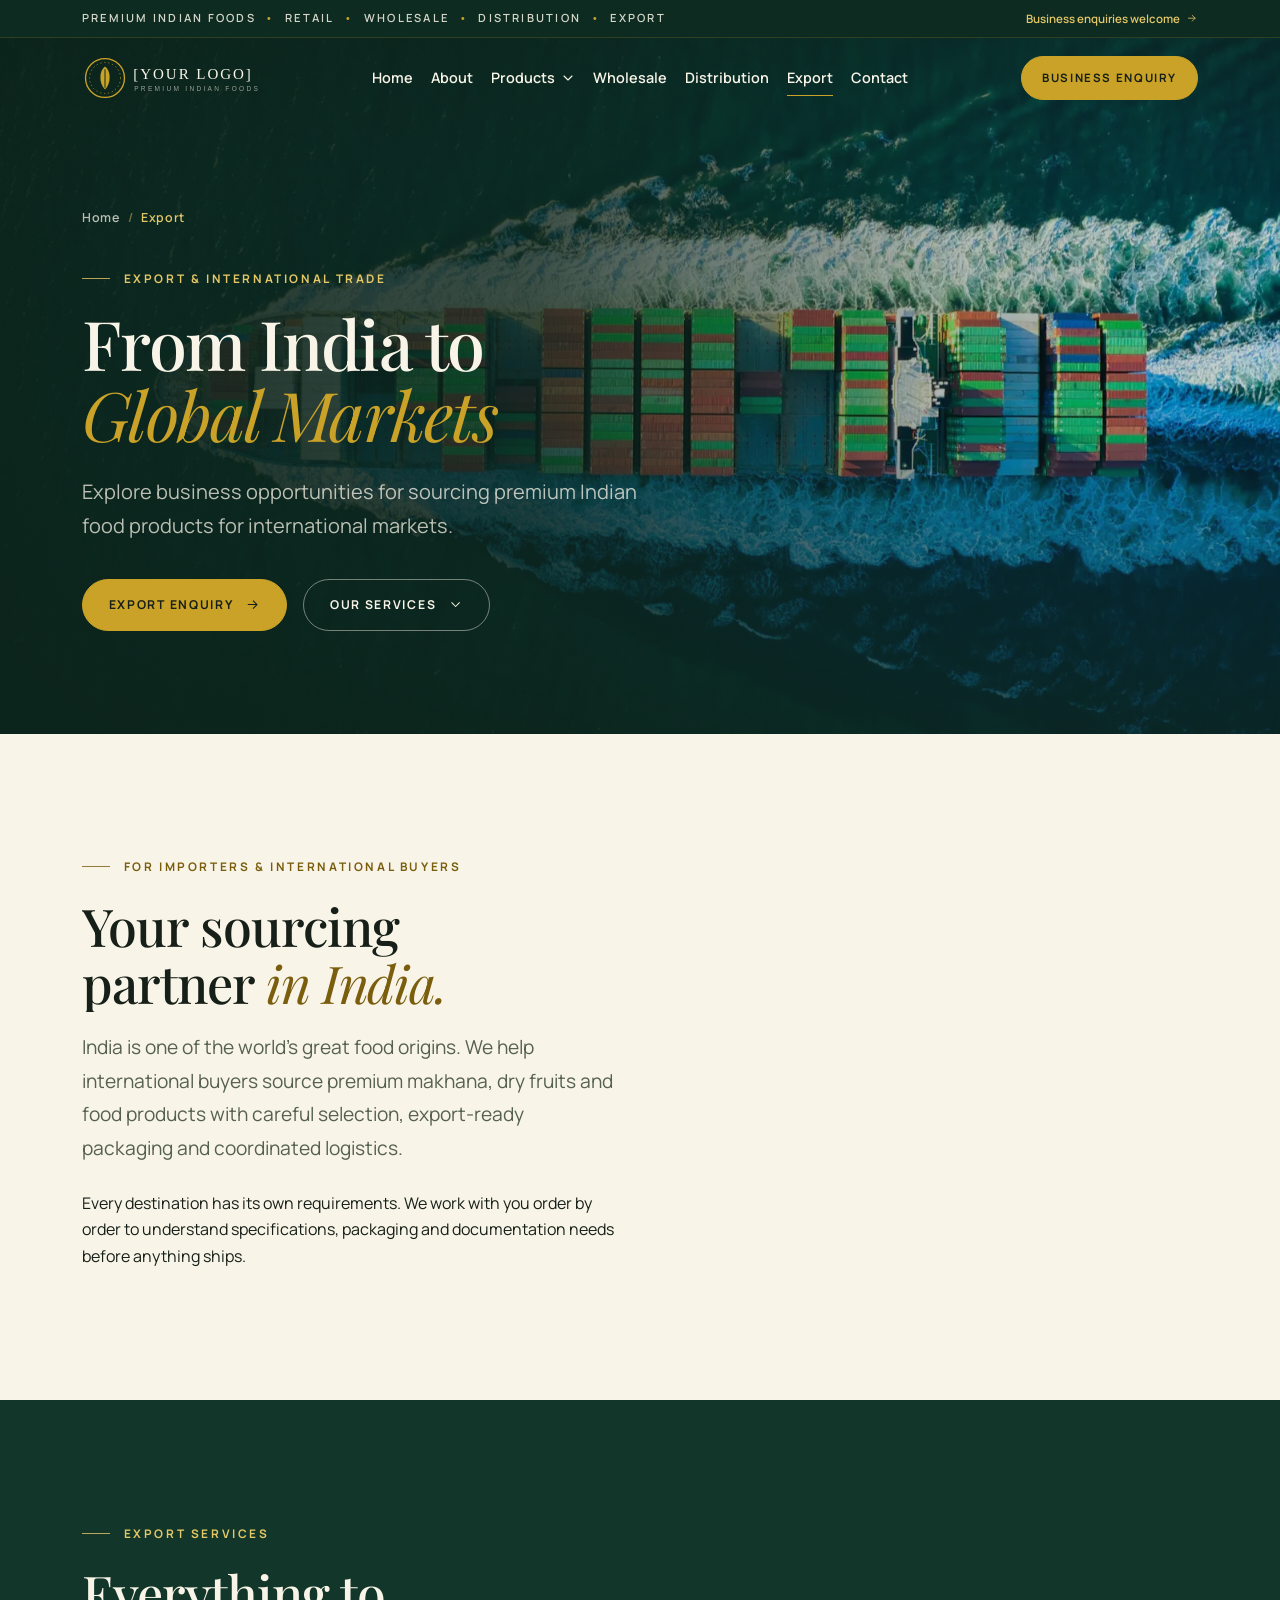
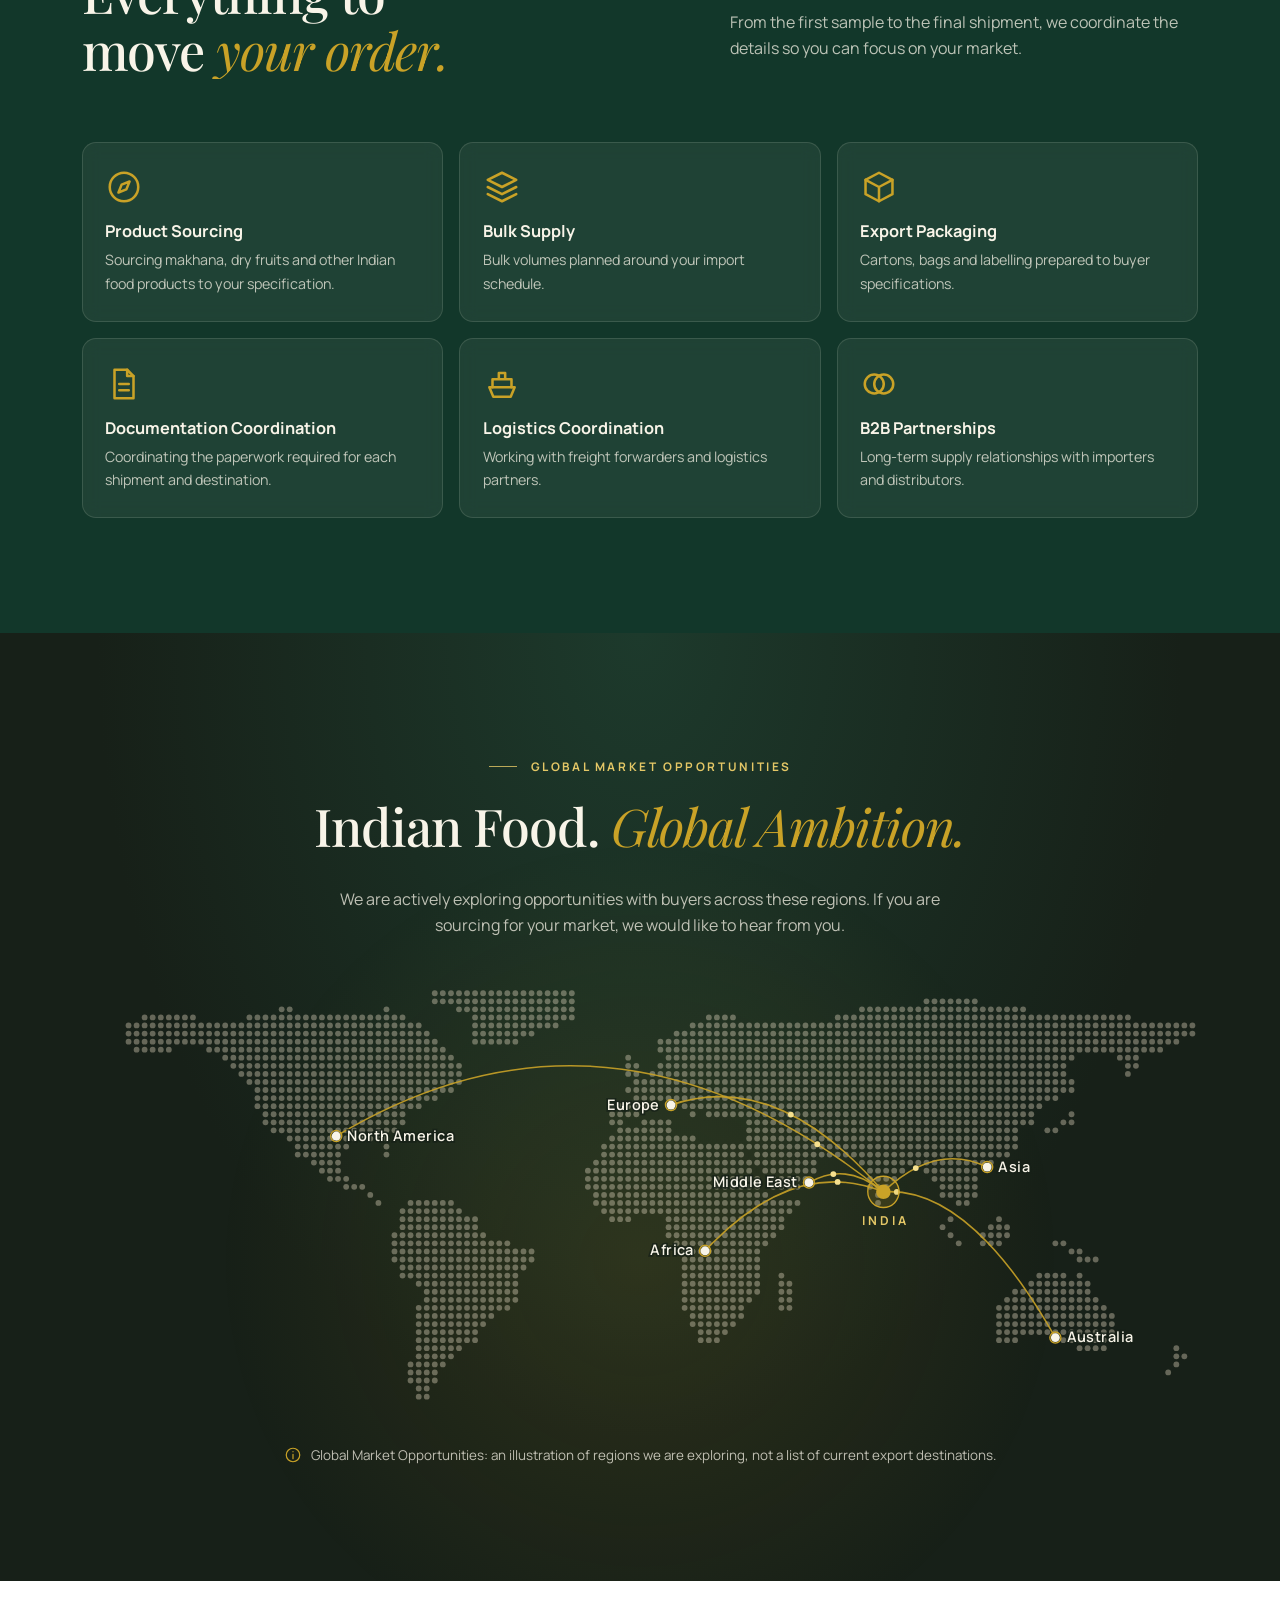
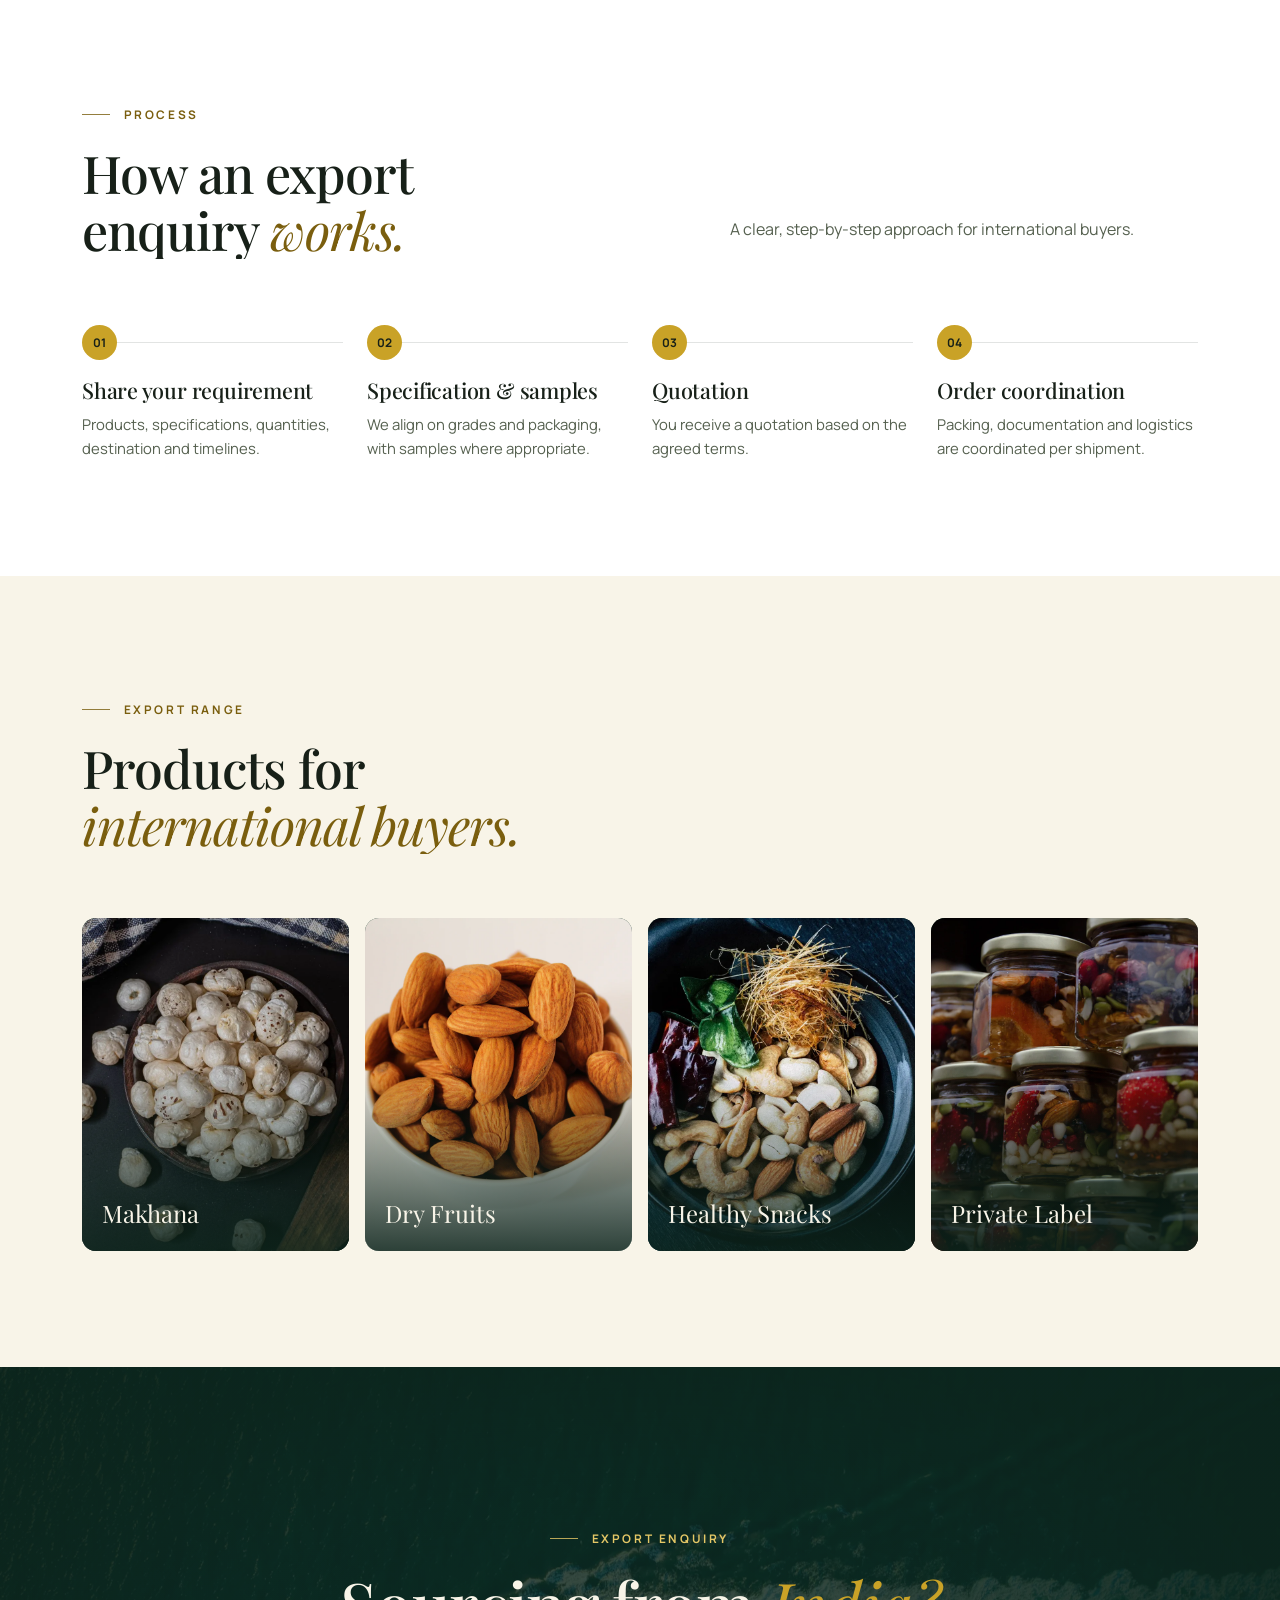
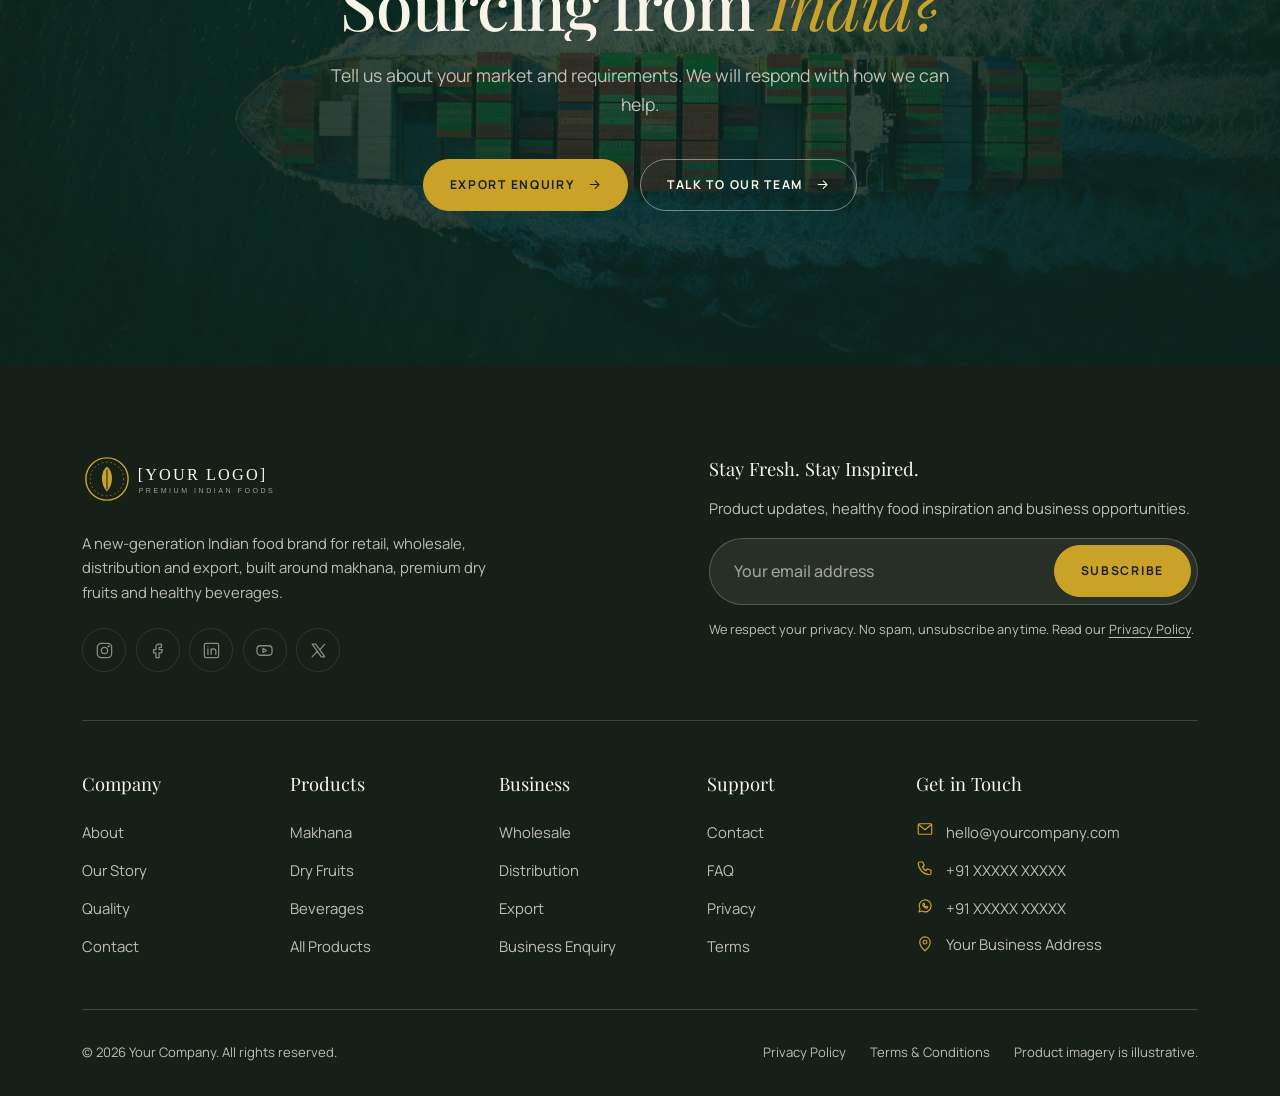
<file: pages/export.html>
<!DOCTYPE html>
<html lang="en-IN">
<head>
<meta charset="utf-8">
<meta name="viewport" content="width=device-width, initial-scale=1">
<title>Export | Source Premium Indian Food Products | Your Company</title>
<meta name="description" content="Source premium Indian makhana, dry fruits and healthy beverages for international markets. Product sourcing, bulk supply, export packaging, documentation and logistics coordination.">
<link rel="canonical" href="https://www.yourdomain.com/pages/export.html">
<meta name="theme-color" content="#12372A">
<meta property="og:type" content="website">
<meta property="og:site_name" content="Your Company">
<meta property="og:locale" content="en_IN">
<meta property="og:title" content="Export | Source Premium Indian Food Products | Your Company">
<meta property="og:description" content="Source premium Indian makhana, dry fruits and healthy beverages for international markets. Product sourcing, bulk supply, export packaging, documentation and logistics coordination.">
<meta property="og:url" content="https://www.yourdomain.com/pages/export.html">
<meta property="og:image" content="https://www.yourdomain.com/assets/images/og-image.jpg">
<meta property="og:image:width" content="1200">
<meta property="og:image:height" content="630">
<meta name="twitter:card" content="summary_large_image">
<meta name="twitter:title" content="Export | Source Premium Indian Food Products | Your Company">
<meta name="twitter:description" content="Source premium Indian makhana, dry fruits and healthy beverages for international markets. Product sourcing, bulk supply, export packaging, documentation and logistics coordination.">
<meta name="twitter:image" content="https://www.yourdomain.com/assets/images/og-image.jpg">
<link rel="icon" href="../assets/icons/favicon.svg" type="image/svg+xml">
<link rel="apple-touch-icon" href="../assets/icons/apple-touch-icon.png">
<link rel="preconnect" href="https://fonts.googleapis.com">
<link rel="preconnect" href="https://fonts.gstatic.com" crossorigin>
<link rel="preconnect" href="https://cdn.jsdelivr.net" crossorigin>
<link rel="stylesheet" href="https://fonts.googleapis.com/css2?family=Manrope:wght@400;500;600;700&amp;family=Playfair+Display:ital,wght@0,400;0,500;0,600;1,400;1,500&amp;display=swap">
<link rel="stylesheet" href="https://cdn.jsdelivr.net/npm/bootstrap@5.3.3/dist/css/bootstrap.min.css" integrity="sha384-QWTKZyjpPEjISv5WaRU9OFeRpok6YctnYmDr5pNlyT2bRjXh0JMhjY6hW+ALEwIH" crossorigin="anonymous">
<link rel="stylesheet" href="../assets/css/style.css">
<link rel="stylesheet" href="../assets/css/responsive.css">
<script>document.documentElement.classList.add('js');</script>
<script type="application/ld+json">{"@context":"https://schema.org","@type":"BreadcrumbList","itemListElement":[{"@type":"ListItem","position":1,"name":"Home","item":"https://www.yourdomain.com/"},{"@type":"ListItem","position":2,"name":"Export","item":"https://www.yourdomain.com/pages/export.html"}]}</script>
</head>
<body class="page-export" data-base="../">
<a class="skip-link" href="#main">Skip to main content</a>
<svg xmlns="http://www.w3.org/2000/svg" aria-hidden="true" focusable="false" style="position:absolute;width:0;height:0;overflow:hidden"><defs><symbol id="i-arrow-right" viewBox="0 0 24 24" fill="none" stroke="currentColor" stroke-width="1.6" stroke-linecap="round" stroke-linejoin="round"><path d="M5 12h14M13 6l6 6-6 6"/></symbol><symbol id="i-arrow-up-right" viewBox="0 0 24 24" fill="none" stroke="currentColor" stroke-width="1.6" stroke-linecap="round" stroke-linejoin="round"><path d="M7 17L17 7M8 7h9v9"/></symbol><symbol id="i-arrow-up" viewBox="0 0 24 24" fill="none" stroke="currentColor" stroke-width="1.6" stroke-linecap="round" stroke-linejoin="round"><path d="M12 19V5M6 11l6-6 6 6"/></symbol><symbol id="i-chevron-down" viewBox="0 0 24 24" fill="none" stroke="currentColor" stroke-width="1.6" stroke-linecap="round" stroke-linejoin="round"><path d="M6 9l6 6 6-6"/></symbol><symbol id="i-chevron-left" viewBox="0 0 24 24" fill="none" stroke="currentColor" stroke-width="1.6" stroke-linecap="round" stroke-linejoin="round"><path d="M15 6l-6 6 6 6"/></symbol><symbol id="i-chevron-right" viewBox="0 0 24 24" fill="none" stroke="currentColor" stroke-width="1.6" stroke-linecap="round" stroke-linejoin="round"><path d="M9 6l6 6-6 6"/></symbol><symbol id="i-check" viewBox="0 0 24 24" fill="none" stroke="currentColor" stroke-width="1.6" stroke-linecap="round" stroke-linejoin="round"><path d="M5 12.5l4.5 4.5L19 7.5"/></symbol><symbol id="i-close" viewBox="0 0 24 24" fill="none" stroke="currentColor" stroke-width="1.6" stroke-linecap="round" stroke-linejoin="round"><path d="M6 6l12 12M18 6L6 18"/></symbol><symbol id="i-leaf" viewBox="0 0 24 24" fill="none" stroke="currentColor" stroke-width="1.6" stroke-linecap="round" stroke-linejoin="round"><path d="M5 19c0-8 5-14 15-14 0 10-6 15-14 15"/><path d="M5 19c3-4 6-7 10-9"/></symbol><symbol id="i-seedling" viewBox="0 0 24 24" fill="none" stroke="currentColor" stroke-width="1.6" stroke-linecap="round" stroke-linejoin="round"><path d="M12 21v-9"/><path d="M12 12c0-4-3-7-8-7 0 4 3 7 8 7z"/><path d="M12 10c0-3 2.5-6 7-6 0 3.5-2.5 6-7 6z"/></symbol><symbol id="i-box" viewBox="0 0 24 24" fill="none" stroke="currentColor" stroke-width="1.6" stroke-linecap="round" stroke-linejoin="round"><path d="M3.5 7.5L12 3l8.5 4.5v9L12 21l-8.5-4.5z"/><path d="M3.5 7.5L12 12l8.5-4.5M12 12v9"/></symbol><symbol id="i-truck" viewBox="0 0 24 24" fill="none" stroke="currentColor" stroke-width="1.6" stroke-linecap="round" stroke-linejoin="round"><path d="M2 6h11v10H2zM13 9h4.5l3.5 3.5V16h-8"/><circle cx="6.5" cy="17.5" r="1.8"/><circle cx="17" cy="17.5" r="1.8"/></symbol><symbol id="i-globe" viewBox="0 0 24 24" fill="none" stroke="currentColor" stroke-width="1.6" stroke-linecap="round" stroke-linejoin="round"><circle cx="12" cy="12" r="9"/><path d="M3 12h18"/><path d="M12 3c2.5 2.7 3.8 5.7 3.8 9s-1.3 6.3-3.8 9c-2.5-2.7-3.8-5.7-3.8-9S9.5 5.7 12 3z"/></symbol><symbol id="i-partner" viewBox="0 0 24 24" fill="none" stroke="currentColor" stroke-width="1.6" stroke-linecap="round" stroke-linejoin="round"><circle cx="9" cy="12" r="6"/><circle cx="15" cy="12" r="6"/></symbol><symbol id="i-store" viewBox="0 0 24 24" fill="none" stroke="currentColor" stroke-width="1.6" stroke-linecap="round" stroke-linejoin="round"><path d="M3 9l1.5-5h15L21 9M3 9h18"/><path d="M3 9c0 1.7 1.3 3 3 3s3-1.3 3-3c0 1.7 1.3 3 3 3s3-1.3 3-3c0 1.7 1.3 3 3 3s3-1.3 3-3"/><path d="M5 12v9h14v-9M10 21v-5h4v5"/></symbol><symbol id="i-building" viewBox="0 0 24 24" fill="none" stroke="currentColor" stroke-width="1.6" stroke-linecap="round" stroke-linejoin="round"><path d="M4 21V4h11v17M15 9h5v12M2 21h20M8 8h3M8 12h3M8 16h3"/></symbol><symbol id="i-shield" viewBox="0 0 24 24" fill="none" stroke="currentColor" stroke-width="1.6" stroke-linecap="round" stroke-linejoin="round"><path d="M12 3l8 3v6c0 4.5-3.4 8.3-8 9-4.6-.7-8-4.5-8-9V6z"/><path d="M8.5 12l2.5 2.5 4.5-5"/></symbol><symbol id="i-sparkle" viewBox="0 0 24 24" fill="none" stroke="currentColor" stroke-width="1.6" stroke-linecap="round" stroke-linejoin="round"><path d="M12 3l1.8 5.2L19 10l-5.2 1.8L12 17l-1.8-5.2L5 10l5.2-1.8z"/><path d="M19 16l.7 1.8 1.8.7-1.8.7-.7 1.8-.7-1.8-1.8-.7 1.8-.7z"/></symbol><symbol id="i-droplet" viewBox="0 0 24 24" fill="none" stroke="currentColor" stroke-width="1.6" stroke-linecap="round" stroke-linejoin="round"><path d="M12 3c3.5 4.2 6 7.6 6 10.5a6 6 0 0 1-12 0C6 10.6 8.5 7.2 12 3z"/></symbol><symbol id="i-heart" viewBox="0 0 24 24" fill="none" stroke="currentColor" stroke-width="1.6" stroke-linecap="round" stroke-linejoin="round"><path d="M12 20s-7.5-4.6-7.5-10A4.3 4.3 0 0 1 12 7.4 4.3 4.3 0 0 1 19.5 10c0 5.4-7.5 10-7.5 10z"/></symbol><symbol id="i-users" viewBox="0 0 24 24" fill="none" stroke="currentColor" stroke-width="1.6" stroke-linecap="round" stroke-linejoin="round"><circle cx="9" cy="8" r="3.5"/><path d="M2.5 20c0-3.6 2.9-6 6.5-6s6.5 2.4 6.5 6M16 4.6a3.5 3.5 0 0 1 0 6.8M18 14.2c2.1.7 3.5 2.8 3.5 5.8"/></symbol><symbol id="i-file" viewBox="0 0 24 24" fill="none" stroke="currentColor" stroke-width="1.6" stroke-linecap="round" stroke-linejoin="round"><path d="M6 3h8l4 4v14H6z"/><path d="M14 3v4h4M9 12h6M9 16h6"/></symbol><symbol id="i-ship" viewBox="0 0 24 24" fill="none" stroke="currentColor" stroke-width="1.6" stroke-linecap="round" stroke-linejoin="round"><path d="M4 14h16l-2.5 6h-11z"/><path d="M6 14V9h12v5M10 9V5h4v4"/></symbol><symbol id="i-layers" viewBox="0 0 24 24" fill="none" stroke="currentColor" stroke-width="1.6" stroke-linecap="round" stroke-linejoin="round"><path d="M12 3l9 4.5-9 4.5-9-4.5z"/><path d="M3 12l9 4.5 9-4.5M3 16.5L12 21l9-4.5"/></symbol><symbol id="i-tag" viewBox="0 0 24 24" fill="none" stroke="currentColor" stroke-width="1.6" stroke-linecap="round" stroke-linejoin="round"><path d="M3 12V4h8l10 10-8 8z"/><circle cx="7.5" cy="7.5" r="1.5"/></symbol><symbol id="i-mail" viewBox="0 0 24 24" fill="none" stroke="currentColor" stroke-width="1.6" stroke-linecap="round" stroke-linejoin="round"><rect x="3" y="5" width="18" height="14" rx="1.5"/><path d="M3.5 6l8.5 7 8.5-7"/></symbol><symbol id="i-phone" viewBox="0 0 24 24" fill="none" stroke="currentColor" stroke-width="1.6" stroke-linecap="round" stroke-linejoin="round"><path d="M5 4h4l2 5-2.5 1.5a11 11 0 0 0 5 5L15 13l5 2v4a2 2 0 0 1-2 2A16 16 0 0 1 3 6a2 2 0 0 1 2-2z"/></symbol><symbol id="i-whatsapp" viewBox="0 0 24 24" fill="none" stroke="currentColor" stroke-width="1.6" stroke-linecap="round" stroke-linejoin="round"><path d="M4 20l1.3-4A8 8 0 1 1 8 18.7z"/><path d="M9 9.2c0 3 2.6 5.8 5.8 5.8l1-1.6-2-1-1 1c-1-.5-1.7-1.2-2.2-2.2l1-1-1-2z"/></symbol><symbol id="i-pin" viewBox="0 0 24 24" fill="none" stroke="currentColor" stroke-width="1.6" stroke-linecap="round" stroke-linejoin="round"><path d="M12 21s-7-6.2-7-11.5A7 7 0 0 1 19 9.5C19 14.8 12 21 12 21z"/><circle cx="12" cy="9.5" r="2.5"/></symbol><symbol id="i-clock" viewBox="0 0 24 24" fill="none" stroke="currentColor" stroke-width="1.6" stroke-linecap="round" stroke-linejoin="round"><circle cx="12" cy="12" r="9"/><path d="M12 7v5l3 2"/></symbol><symbol id="i-instagram" viewBox="0 0 24 24" fill="none" stroke="currentColor" stroke-width="1.6" stroke-linecap="round" stroke-linejoin="round"><rect x="3" y="3" width="18" height="18" rx="5"/><circle cx="12" cy="12" r="4"/><circle cx="17.3" cy="6.7" r=".6" fill="currentColor"/></symbol><symbol id="i-facebook" viewBox="0 0 24 24" fill="none" stroke="currentColor" stroke-width="1.6" stroke-linecap="round" stroke-linejoin="round"><path d="M14 8h3V4h-3a4 4 0 0 0-4 4v3H7v4h3v6h4v-6h3l1-4h-4V8z"/></symbol><symbol id="i-linkedin" viewBox="0 0 24 24" fill="none" stroke="currentColor" stroke-width="1.6" stroke-linecap="round" stroke-linejoin="round"><rect x="3" y="3" width="18" height="18" rx="2"/><path d="M7.5 10v7M7.5 7v.01M11.5 17v-7M11.5 13a3 3 0 0 1 6 0v4"/></symbol><symbol id="i-youtube" viewBox="0 0 24 24" fill="none" stroke="currentColor" stroke-width="1.6" stroke-linecap="round" stroke-linejoin="round"><rect x="2.5" y="6" width="19" height="12" rx="4"/><path d="M10 9.5v5l4.5-2.5z"/></symbol><symbol id="i-x" viewBox="0 0 24 24" fill="none" stroke="currentColor" stroke-width="1.6" stroke-linecap="round" stroke-linejoin="round"><path d="M4 4h4.5L20 20h-4.5zM20 4l-6.6 7.2M4 20l6.6-7.2"/></symbol><symbol id="i-quote" viewBox="0 0 24 24" fill="none" stroke="currentColor" stroke-width="1.6" stroke-linecap="round" stroke-linejoin="round"><path d="M10 7c-3 .6-5 2.8-5 6.5V17h5v-5H7.6c.2-1.8 1.1-2.9 2.4-3.3zM19 7c-3 .6-5 2.8-5 6.5V17h5v-5h-2.4c.2-1.8 1.1-2.9 2.4-3.3z"/></symbol><symbol id="i-award" viewBox="0 0 24 24" fill="none" stroke="currentColor" stroke-width="1.6" stroke-linecap="round" stroke-linejoin="round"><circle cx="12" cy="9" r="6"/><path d="M8.5 14L7 21l5-2.5 5 2.5-1.5-7"/></symbol><symbol id="i-repeat" viewBox="0 0 24 24" fill="none" stroke="currentColor" stroke-width="1.6" stroke-linecap="round" stroke-linejoin="round"><path d="M17 2l3 3-3 3M4 11V9a4 4 0 0 1 4-4h12M7 22l-3-3 3-3M20 13v2a4 4 0 0 1-4 4H4"/></symbol><symbol id="i-compass" viewBox="0 0 24 24" fill="none" stroke="currentColor" stroke-width="1.6" stroke-linecap="round" stroke-linejoin="round"><circle cx="12" cy="12" r="9"/><path d="M15.5 8.5l-2 5-5 2 2-5z"/></symbol><symbol id="i-network" viewBox="0 0 24 24" fill="none" stroke="currentColor" stroke-width="1.6" stroke-linecap="round" stroke-linejoin="round"><circle cx="12" cy="5" r="2"/><circle cx="5" cy="19" r="2"/><circle cx="19" cy="19" r="2"/><path d="M12 7v5M12 12l-5.5 5.5M12 12l5.5 5.5"/></symbol><symbol id="i-route" viewBox="0 0 24 24" fill="none" stroke="currentColor" stroke-width="1.6" stroke-linecap="round" stroke-linejoin="round"><circle cx="6" cy="19" r="2"/><circle cx="18" cy="5" r="2"/><path d="M8 19h7.5a3.5 3.5 0 0 0 0-7h-7a3.5 3.5 0 0 1 0-7H16"/></symbol><symbol id="i-cup" viewBox="0 0 24 24" fill="none" stroke="currentColor" stroke-width="1.6" stroke-linecap="round" stroke-linejoin="round"><path d="M4 9h13v5a5 5 0 0 1-5 5H9a5 5 0 0 1-5-5z"/><path d="M17 10h1.5a2.5 2.5 0 0 1 0 5H17M8 3v3M12 3v3"/></symbol><symbol id="i-cart" viewBox="0 0 24 24" fill="none" stroke="currentColor" stroke-width="1.6" stroke-linecap="round" stroke-linejoin="round"><path d="M3 4h2.5l2.2 11h10.6L20 8H6.5"/><circle cx="9" cy="19" r="1.5"/><circle cx="17" cy="19" r="1.5"/></symbol><symbol id="i-eye" viewBox="0 0 24 24" fill="none" stroke="currentColor" stroke-width="1.6" stroke-linecap="round" stroke-linejoin="round"><path d="M2 12s3.6-7 10-7 10 7 10 7-3.6 7-10 7S2 12 2 12z"/><circle cx="12" cy="12" r="3"/></symbol><symbol id="i-send" viewBox="0 0 24 24" fill="none" stroke="currentColor" stroke-width="1.6" stroke-linecap="round" stroke-linejoin="round"><path d="M4 12l16-8-6 16-2.5-6.5z"/><path d="M11.5 13.5L20 4"/></symbol><symbol id="i-message" viewBox="0 0 24 24" fill="none" stroke="currentColor" stroke-width="1.6" stroke-linecap="round" stroke-linejoin="round"><path d="M4 5h16v11H9l-5 4z"/></symbol><symbol id="i-sun" viewBox="0 0 24 24" fill="none" stroke="currentColor" stroke-width="1.6" stroke-linecap="round" stroke-linejoin="round"><circle cx="12" cy="12" r="4"/><path d="M12 2v2M12 20v2M2 12h2M20 12h2M4.9 4.9l1.4 1.4M17.7 17.7l1.4 1.4M4.9 19.1l1.4-1.4M17.7 6.3l1.4-1.4"/></symbol><symbol id="i-scale" viewBox="0 0 24 24" fill="none" stroke="currentColor" stroke-width="1.6" stroke-linecap="round" stroke-linejoin="round"><path d="M12 3v18M7 21h10M5 7h14M5 7l-3 7a3 3 0 0 0 6 0zM19 7l-3 7a3 3 0 0 0 6 0z"/></symbol><symbol id="i-hotel" viewBox="0 0 24 24" fill="none" stroke="currentColor" stroke-width="1.6" stroke-linecap="round" stroke-linejoin="round"><path d="M3 21V9l9-6 9 6v12M3 21h18M9 21v-5h6v5M8 11h2M14 11h2"/></symbol><symbol id="i-briefcase" viewBox="0 0 24 24" fill="none" stroke="currentColor" stroke-width="1.6" stroke-linecap="round" stroke-linejoin="round"><rect x="3" y="7" width="18" height="13" rx="1.5"/><path d="M8 7V4h8v3M3 13h18"/></symbol><symbol id="i-search" viewBox="0 0 24 24" fill="none" stroke="currentColor" stroke-width="1.6" stroke-linecap="round" stroke-linejoin="round"><circle cx="11" cy="11" r="7"/><path d="M20 20l-4-4"/></symbol><symbol id="i-info" viewBox="0 0 24 24" fill="none" stroke="currentColor" stroke-width="1.6" stroke-linecap="round" stroke-linejoin="round"><circle cx="12" cy="12" r="9"/><path d="M12 11v6M12 7.5v.01"/></symbol><symbol id="i-alert" viewBox="0 0 24 24" fill="none" stroke="currentColor" stroke-width="1.6" stroke-linecap="round" stroke-linejoin="round"><path d="M12 3l10 18H2z"/><path d="M12 10v5M12 18v.01"/></symbol><symbol id="i-grid" viewBox="0 0 24 24" fill="none" stroke="currentColor" stroke-width="1.6" stroke-linecap="round" stroke-linejoin="round"><rect x="4" y="4" width="7" height="7"/><rect x="13" y="4" width="7" height="7"/><rect x="4" y="13" width="7" height="7"/><rect x="13" y="13" width="7" height="7"/></symbol></defs></svg>
<header class="site-header" data-header>
  <div class="announce">
    <div class="container announce__inner">
      <p class="announce__text"><span class="announce__lead">Premium Indian Foods<span aria-hidden="true">•</span></span>Retail<span aria-hidden="true">•</span>Wholesale<span aria-hidden="true">•</span>Distribution<span aria-hidden="true">•</span>Export</p>
      <a class="announce__link" href="enquiry.html">Business enquiries welcome <svg class="icon" aria-hidden="true" focusable="false"><use href="#i-arrow-right"></use></svg></a>
    </div>
  </div>
  <nav class="nav" aria-label="Primary">
    <div class="container nav__inner">
      <a class="brand" href="../index.html" aria-label="Your Company home">
        <img class="brand__logo brand__logo--light" src="../assets/images/brand/logo-light.svg" alt="" width="200" height="52">
        <img class="brand__logo brand__logo--dark" src="../assets/images/brand/logo-dark.svg" alt="" width="200" height="52">
      </a>
      <ul class="nav__menu">
        <li><a class="nav__link" href="../index.html">Home</a></li>
        <li><a class="nav__link" href="about.html">About</a></li>
        <li class="nav__dd" data-dropdown>
          <button class="nav__link nav__dd-toggle" type="button" aria-expanded="false" aria-controls="mega-products">Products <svg class="icon" aria-hidden="true" focusable="false"><use href="#i-chevron-down"></use></svg></button>
          <div class="mega" id="mega-products">
            <div class="mega__inner">
              <a class="mega__card" href="makhana.html">
                <span class="mega__img"><img src="../assets/images/products/category-makhana.webp" alt="" width="800" height="1000" loading="lazy" decoding="async"></span>
                <span class="mega__label">Makhana</span><span class="mega__desc">Premium fox nuts</span>
              </a>
              <a class="mega__card" href="dry-fruits.html">
                <span class="mega__img"><img src="../assets/images/products/category-dry-fruits.webp" alt="" width="800" height="1000" loading="lazy" decoding="async"></span>
                <span class="mega__label">Dry Fruits</span><span class="mega__desc">Almonds, cashews &amp; more</span>
              </a>
              <a class="mega__card" href="beverages.html">
                <span class="mega__img"><img src="../assets/images/products/category-beverages.webp" alt="" width="800" height="1000" loading="lazy" decoding="async"></span>
                <span class="mega__label">Beverages</span><span class="mega__desc">Wellness drink concepts</span>
              </a>
              <div class="mega__aside">
                <p class="eyebrow">Our Range</p>
                <a class="mega__all" href="products.html">All Products <svg class="icon" aria-hidden="true" focusable="false"><use href="#i-arrow-right"></use></svg></a>
                <a class="mega__sub" href="products.html#snacks">Healthy Snacks</a>
                <a class="mega__sub" href="enquiry.html?type=private-label">Private Label</a>
              </div>
            </div>
          </div>
        </li>
        <li><a class="nav__link" href="wholesale.html">Wholesale</a></li>
        <li><a class="nav__link" href="distribution.html">Distribution</a></li>
        <li><a class="nav__link" href="export.html" aria-current="page">Export</a></li>
        <li><a class="nav__link" href="contact.html">Contact</a></li>
      </ul>
      <a class="btn-lux btn-lux--gold btn-lux--sm nav__cta" href="enquiry.html"><span class="btn-lux__label">Business Enquiry</span></a>
      <button class="burger" type="button" aria-expanded="false" aria-controls="mobile-menu" aria-label="Open menu" data-burger>
        <span class="burger__line"></span><span class="burger__line"></span><span class="burger__line"></span>
      </button>
    </div>
  </nav>
</header>
<div class="mobile-menu" id="mobile-menu" data-mobile-menu aria-label="Mobile navigation" role="dialog" aria-modal="true" hidden>
  <div class="mobile-menu__inner">
    <ul class="mobile-menu__list">
      <li style="--i:0"><a href="../index.html"><span class="mobile-menu__num">01</span>Home</a></li>
      <li style="--i:1"><a href="about.html"><span class="mobile-menu__num">02</span>About</a></li>
      <li style="--i:2"><a href="products.html"><span class="mobile-menu__num">03</span>Products</a></li>
      <li style="--i:3"><a href="makhana.html"><span class="mobile-menu__num">04</span>Makhana</a></li>
      <li style="--i:4"><a href="dry-fruits.html"><span class="mobile-menu__num">05</span>Dry Fruits</a></li>
      <li style="--i:5"><a href="beverages.html"><span class="mobile-menu__num">06</span>Beverages</a></li>
      <li style="--i:6"><a href="wholesale.html"><span class="mobile-menu__num">07</span>Wholesale</a></li>
      <li style="--i:7"><a href="distribution.html"><span class="mobile-menu__num">08</span>Distribution</a></li>
      <li style="--i:8"><a href="export.html" aria-current="page"><span class="mobile-menu__num">09</span>Export</a></li>
      <li style="--i:9"><a href="contact.html"><span class="mobile-menu__num">10</span>Contact</a></li>
    </ul>
    <div class="mobile-menu__foot">
      <a class="btn-lux btn-lux--gold w-100" href="enquiry.html"><span class="btn-lux__label">Business Enquiry</span><svg class="icon btn-lux__icon" aria-hidden="true" focusable="false"><use href="#i-arrow-right"></use></svg></a>
      <div class="mobile-menu__contact">
        <a href="contact.html" data-config="email" data-config-href="email">hello@yourcompany.com</a>
        <a href="contact.html" data-config-href="whatsapp"><svg class="icon" aria-hidden="true" focusable="false"><use href="#i-whatsapp"></use></svg> WhatsApp us</a>
      </div>
    </div>
  </div>
</div>
<main id="main" tabindex="-1">

<section class="page-hero" aria-labelledby="page-title">
  <div class="page-hero__bg" data-parallax="0.18"><img src="../assets/images/export/export-hero.webp" alt="" width="1920" height="1080" fetchpriority="high" decoding="async"></div>
  <div class="page-hero__overlay"></div>
  
  <div class="container page-hero__inner">
    <nav class="crumbs" aria-label="Breadcrumb"><ol><li><a href="../index.html">Home</a></li><li aria-current="page">Export</li></ol></nav>
    <div class="page-hero__content">
      <p class="eyebrow eyebrow--light" data-reveal="fade-up">Export & International Trade</p>
      <h1 class="t-display t-display--page" id="page-title" data-reveal="fade-up" data-delay="1">From India to <em>Global Markets</em></h1>
      <p class="page-hero__lead" data-reveal="fade-up" data-delay="2">Explore business opportunities for sourcing premium Indian food products for international markets.</p>
      <div class="page-hero__actions" data-reveal="fade-up" data-delay="3"><a class="btn-lux btn-lux--gold" href="enquiry.html?type=export"><span class="btn-lux__label">Export Enquiry</span><svg class="icon btn-lux__icon" aria-hidden="true" focusable="false"><use href="#i-arrow-right"></use></svg></a><a class="btn-lux btn-lux--ghost" href="#services"><span class="btn-lux__label">Our Services</span><svg class="icon btn-lux__icon" aria-hidden="true" focusable="false"><use href="#i-chevron-down"></use></svg></a></div>
    </div>
  </div>
</section>

<section class="section section--cream" aria-labelledby="ex-intro">
  <div class="container">
    <div class="row g-5 align-items-center">
      <div class="col-lg-6">
        <p class="eyebrow" data-reveal="fade-up">For Importers &amp; International Buyers</p>
        <h2 class="t-h2" id="ex-intro" data-reveal="fade-up" data-delay="1">Your sourcing partner <em>in India.</em></h2>
        <p class="lead-lux" data-reveal="fade-up" data-delay="2">India is one of the world’s great food origins. We help international buyers source premium makhana, dry fruits and food products with careful selection, export-ready packaging and coordinated logistics.</p>
        <p data-reveal="fade-up" data-delay="2">Every destination has its own requirements. We work with you order by order to understand specifications, packaging and documentation needs before anything ships.</p>
      </div>
      <div class="col-lg-6"><div class="media media--rounded" data-reveal="image"><img src="../assets/images/export/export-packaging.webp" alt="Cardboard boxes and packaging supplies in a warehouse" width="1600" height="1000" loading="lazy" decoding="async"></div></div>
    </div>
  </div>
</section>

<section class="section section--forest" id="services" aria-labelledby="svc-title">
  <div class="container">
    <div class="sec-head sec-head--split">
  <div class="sec-head__main">
    <p class="eyebrow eyebrow--light" data-reveal="fade-up">Export Services</p>
    <h2 class="t-h2" data-reveal="fade-up" data-delay="1" id="svc-title">Everything to move <em>your order.</em></h2>
  </div>
  <div class="sec-head__aside" data-reveal="fade-up" data-delay="2"><p class="sec-head__text">From the first sample to the final shipment, we coordinate the details so you can focus on your market.</p></div>
</div>
    <div class="svc-grid" data-stagger>
      <div class="svc"><svg class="icon svc__icon" aria-hidden="true" focusable="false"><use href="#i-compass"></use></svg><h3>Product Sourcing</h3><p>Sourcing makhana, dry fruits and other Indian food products to your specification.</p></div>
      <div class="svc"><svg class="icon svc__icon" aria-hidden="true" focusable="false"><use href="#i-layers"></use></svg><h3>Bulk Supply</h3><p>Bulk volumes planned around your import schedule.</p></div>
      <div class="svc"><svg class="icon svc__icon" aria-hidden="true" focusable="false"><use href="#i-box"></use></svg><h3>Export Packaging</h3><p>Cartons, bags and labelling prepared to buyer specifications.</p></div>
      <div class="svc"><svg class="icon svc__icon" aria-hidden="true" focusable="false"><use href="#i-file"></use></svg><h3>Documentation Coordination</h3><p>Coordinating the paperwork required for each shipment and destination.</p></div>
      <div class="svc"><svg class="icon svc__icon" aria-hidden="true" focusable="false"><use href="#i-ship"></use></svg><h3>Logistics Coordination</h3><p>Working with freight forwarders and logistics partners.</p></div>
      <div class="svc"><svg class="icon svc__icon" aria-hidden="true" focusable="false"><use href="#i-partner"></use></svg><h3>B2B Partnerships</h3><p>Long-term supply relationships with importers and distributors.</p></div>
    </div>
  </div>
</section>

<section class="section section--dark reach" aria-labelledby="ex-reach">
  <div class="reach__glow" data-parallax="0.12" aria-hidden="true"></div>
  <div class="container">
    <div class="sec-head sec-head--center">
  <div class="sec-head__main">
    <p class="eyebrow eyebrow--light" data-reveal="fade-up">Global Market Opportunities</p>
    <h2 class="t-h2" data-reveal="fade-up" data-delay="1" id="ex-reach">Indian Food. <em>Global Ambition.</em></h2>
  </div>
  
</div>
    <p class="reach__intro" data-reveal="fade-up" data-delay="2">We are actively exploring opportunities with buyers across these regions. If you are sourcing for your market, we would like to hear from you.</p>
    <div data-reveal="fade-up" data-delay="2"><figure class="reach__map" data-reach>
  <img class="reach__dots" src="../assets/images/export/world-map-dots.svg" alt="" width="1000" height="384" loading="lazy">
  <svg class="reach__svg" viewBox="0 0 1000 384" role="img" aria-labelledby="ex-reach-map-svg-title ex-reach-map-svg-desc">
    <title id="ex-reach-map-svg-title">Global market opportunities map</title>
    <desc id="ex-reach-map-svg-desc">Illustrative map with India as the point of origin and lines towards the Middle East, Europe, Asia, Africa, North America and Australia, representing potential market opportunities rather than current export destinations.</desc>
    <path class="reach__arc" d="M718.1,161.1 Q684.7,133.4 651.4,152.8" pathLength="1" style="--i:0"/><circle class="reach__spark" r="2.6"><animateMotion dur="3.0s" repeatCount="indefinite" path="M718.1,161.1 Q684.7,133.4 651.4,152.8" begin="0.00s"/></circle><path class="reach__arc" d="M718.1,161.1 Q622.9,50.3 527.8,83.3" pathLength="1" style="--i:1"/><circle class="reach__spark" r="2.6"><animateMotion dur="3.4s" repeatCount="indefinite" path="M718.1,161.1 Q622.9,50.3 527.8,83.3" begin="0.35s"/></circle><path class="reach__arc" d="M718.1,161.1 Q764.6,116.5 811.1,138.9" pathLength="1" style="--i:2"/><circle class="reach__spark" r="2.6"><animateMotion dur="3.8s" repeatCount="indefinite" path="M718.1,161.1 Q764.6,116.5 811.1,138.9" begin="0.70s"/></circle><path class="reach__arc" d="M718.1,161.1 Q638.2,128.6 558.3,213.9" pathLength="1" style="--i:3"/><circle class="reach__spark" r="2.6"><animateMotion dur="4.2s" repeatCount="indefinite" path="M718.1,161.1 Q638.2,128.6 558.3,213.9" begin="1.05s"/></circle><path class="reach__arc" d="M718.1,161.1 Q472.9,-36.4 227.8,111.1" pathLength="1" style="--i:4"/><circle class="reach__spark" r="2.6"><animateMotion dur="4.6s" repeatCount="indefinite" path="M718.1,161.1 Q472.9,-36.4 227.8,111.1" begin="1.40s"/></circle><path class="reach__arc" d="M718.1,161.1 Q795.1,155.7 872.2,291.7" pathLength="1" style="--i:5"/><circle class="reach__spark" r="2.6"><animateMotion dur="5.0s" repeatCount="indefinite" path="M718.1,161.1 Q795.1,155.7 872.2,291.7" begin="1.75s"/></circle><g class="reach__pin" style="--i:0"><circle class="reach__pin-pulse" cx="651.4" cy="152.8" r="5"/><circle class="reach__pin-dot" cx="651.4" cy="152.8" r="4"/><text x="641.4" y="156.8" text-anchor="end">Middle East</text></g><g class="reach__pin" style="--i:1"><circle class="reach__pin-pulse" cx="527.8" cy="83.3" r="5"/><circle class="reach__pin-dot" cx="527.8" cy="83.3" r="4"/><text x="517.8" y="87.3" text-anchor="end">Europe</text></g><g class="reach__pin" style="--i:2"><circle class="reach__pin-pulse" cx="811.1" cy="138.9" r="5"/><circle class="reach__pin-dot" cx="811.1" cy="138.9" r="4"/><text x="821.1" y="142.9" text-anchor="start">Asia</text></g><g class="reach__pin" style="--i:3"><circle class="reach__pin-pulse" cx="558.3" cy="213.9" r="5"/><circle class="reach__pin-dot" cx="558.3" cy="213.9" r="4"/><text x="548.3" y="217.9" text-anchor="end">Africa</text></g><g class="reach__pin" style="--i:4"><circle class="reach__pin-pulse" cx="227.8" cy="111.1" r="5"/><circle class="reach__pin-dot" cx="227.8" cy="111.1" r="4"/><text x="237.8" y="115.1" text-anchor="start">North America</text></g><g class="reach__pin" style="--i:5"><circle class="reach__pin-pulse" cx="872.2" cy="291.7" r="5"/><circle class="reach__pin-dot" cx="872.2" cy="291.7" r="4"/><text x="882.2" y="295.7" text-anchor="start">Australia</text></g>
    <g class="reach__origin"><circle class="reach__origin-ring" cx="718.1" cy="161.1" r="14"/><circle class="reach__origin-dot" cx="718.1" cy="161.1" r="6.5"/><text x="720.1" y="191.1" text-anchor="middle" class="reach__origin-label">INDIA</text></g>
  </svg>
  <figcaption class="reach__caption"><svg class="icon" aria-hidden="true" focusable="false"><use href="#i-info"></use></svg> Global Market Opportunities: an illustration of regions we are exploring, not a list of current export destinations.</figcaption>
</figure>
<ul class="reach__list" aria-label="Regions of opportunity"><li>Middle East</li><li>Europe</li><li>Asia</li><li>Africa</li><li>North America</li><li>Australia</li></ul></div>
  </div>
</section>

<section class="section" aria-labelledby="ex-how">
  <div class="container">
    <div class="sec-head sec-head--split">
  <div class="sec-head__main">
    <p class="eyebrow" data-reveal="fade-up">Process</p>
    <h2 class="t-h2" data-reveal="fade-up" data-delay="1" id="ex-how">How an export enquiry <em>works.</em></h2>
  </div>
  <div class="sec-head__aside" data-reveal="fade-up" data-delay="2"><p class="sec-head__text">A clear, step-by-step approach for international buyers.</p></div>
</div>
    <ol class="steps" data-stagger><li class="steps__item"><span class="steps__n">01</span><h3>Share your requirement</h3><p>Products, specifications, quantities, destination and timelines.</p></li><li class="steps__item"><span class="steps__n">02</span><h3>Specification &amp; samples</h3><p>We align on grades and packaging, with samples where appropriate.</p></li><li class="steps__item"><span class="steps__n">03</span><h3>Quotation</h3><p>You receive a quotation based on the agreed terms.</p></li><li class="steps__item"><span class="steps__n">04</span><h3>Order coordination</h3><p>Packing, documentation and logistics are coordinated per shipment.</p></li></ol>
  </div>
</section>

<section class="section section--cream" aria-labelledby="ex-range">
  <div class="container">
    <div class="sec-head sec-head--split">
  <div class="sec-head__main">
    <p class="eyebrow" data-reveal="fade-up">Export Range</p>
    <h2 class="t-h2" data-reveal="fade-up" data-delay="1" id="ex-range">Products for <em>international buyers.</em></h2>
  </div>
  
</div>
    <div class="mini-cats" data-stagger>
      <a class="mini-cat" href="makhana.html"><img src="../assets/images/products/makhana-premium.webp" alt="Premium makhana" width="800" height="800" loading="lazy" decoding="async"><span>Makhana</span></a>
      <a class="mini-cat" href="dry-fruits.html"><img src="../assets/images/products/almonds.webp" alt="Almonds" width="800" height="800" loading="lazy" decoding="async"><span>Dry Fruits</span></a>
      <a class="mini-cat" href="products.html#snacks"><img src="../assets/images/products/snacks-nut-mix.webp" alt="Nut mix snack" width="800" height="800" loading="lazy" decoding="async"><span>Healthy Snacks</span></a>
      <a class="mini-cat" href="enquiry.html?type=private-label"><img src="../assets/images/products/retail-pouches.webp" alt="Jars of dried fruits and nuts" width="1200" height="1000" loading="lazy" decoding="async"><span>Private Label</span></a>
    </div>
  </div>
</section>

<section class="cta-band" aria-labelledby="cta-title">
  <div class="cta-band__bg" data-parallax="0.2"><img src="../assets/images/export/export-hero.webp" alt="" width="1920" height="1080" loading="lazy" decoding="async"></div>
  <div class="cta-band__overlay"></div>
  <div class="container cta-band__inner">
    <p class="eyebrow eyebrow--light" data-reveal="fade-up">Export Enquiry</p>
    <h2 class="t-h2 t-h2--xl" id="cta-title" data-reveal="fade-up" data-delay="1">Sourcing from <em>India?</em></h2>
    <p class="cta-band__text" data-reveal="fade-up" data-delay="2">Tell us about your market and requirements. We will respond with how we can help.</p>
    <div class="cta-band__actions" data-reveal="fade-up" data-delay="3"><a class="btn-lux btn-lux--gold" href="enquiry.html?type=export"><span class="btn-lux__label">Export Enquiry</span><svg class="icon btn-lux__icon" aria-hidden="true" focusable="false"><use href="#i-arrow-right"></use></svg></a><a class="btn-lux btn-lux--ghost" href="contact.html"><span class="btn-lux__label">Talk to Our Team</span><svg class="icon btn-lux__icon" aria-hidden="true" focusable="false"><use href="#i-arrow-right"></use></svg></a></div>
  </div>
</section>

</main>
<footer class="footer">
  <div class="container">
    <div class="footer__top">
      <div class="footer__brand">
        <a class="brand brand--footer" href="../index.html" aria-label="Your Company home"><img src="../assets/images/brand/logo-light.svg" alt="" width="200" height="52" loading="lazy"></a>
        <p class="footer__tagline">A new-generation Indian food brand for retail, wholesale, distribution and export, built around makhana, premium dry fruits and healthy beverages.</p>
        <ul class="social" aria-label="Social media"><li><span class="social__link is-placeholder" data-social="instagram" title="Instagram — add your link in assets/js/config.js"><span class="visually-hidden">Instagram</span><svg class="icon" aria-hidden="true" focusable="false"><use href="#i-instagram"></use></svg></span></li><li><span class="social__link is-placeholder" data-social="facebook" title="Facebook — add your link in assets/js/config.js"><span class="visually-hidden">Facebook</span><svg class="icon" aria-hidden="true" focusable="false"><use href="#i-facebook"></use></svg></span></li><li><span class="social__link is-placeholder" data-social="linkedin" title="LinkedIn — add your link in assets/js/config.js"><span class="visually-hidden">LinkedIn</span><svg class="icon" aria-hidden="true" focusable="false"><use href="#i-linkedin"></use></svg></span></li><li><span class="social__link is-placeholder" data-social="youtube" title="YouTube — add your link in assets/js/config.js"><span class="visually-hidden">YouTube</span><svg class="icon" aria-hidden="true" focusable="false"><use href="#i-youtube"></use></svg></span></li><li><span class="social__link is-placeholder" data-social="x" title="X (Twitter) — add your link in assets/js/config.js"><span class="visually-hidden">X (Twitter)</span><svg class="icon" aria-hidden="true" focusable="false"><use href="#i-x"></use></svg></span></li></ul>
      </div>
      <div class="footer__news">
        <p class="footer__title">Stay Fresh. Stay Inspired.</p>
        <p class="footer__news-text">Product updates, healthy food inspiration and business opportunities.</p>
        <form class="news-form news-form--compact" data-form="newsletter" novalidate>
  <div class="news-form__row">
    <label for="footer-news" class="visually-hidden">Email address</label>
    <input class="news-form__input" type="email" id="footer-news" name="email" required autocomplete="email" placeholder="Your email address" aria-describedby="footer-news-error footer-news-micro">
    <button class="btn-lux btn-lux--gold" type="submit"><span class="btn-lux__label">Subscribe</span><span class="btn-lux__spinner" aria-hidden="true"></span></button>
  </div>
  <div class="hp-field" aria-hidden="true"><label>Leave this field empty<input type="text" name="company_website" tabindex="-1" autocomplete="off"></label></div>
  <p class="field__error" id="footer-news-error" data-error-for="email"></p>
  <p class="news-form__micro" id="footer-news-micro">We respect your privacy. No spam, unsubscribe anytime. Read our <a href="privacy-policy.html">Privacy Policy</a>.</p>
  <div class="form-status" data-form-status role="status" aria-live="polite"></div>
</form>
      </div>
    </div>
    <div class="footer__cols">
      <div class="footer__col">
        <p class="footer__title">Company</p>
        <ul><li><a href="about.html">About</a></li><li><a href="about.html#story">Our Story</a></li><li><a href="about.html#quality">Quality</a></li><li><a href="contact.html">Contact</a></li></ul>
      </div>
      <div class="footer__col">
        <p class="footer__title">Products</p>
        <ul><li><a href="makhana.html">Makhana</a></li><li><a href="dry-fruits.html">Dry Fruits</a></li><li><a href="beverages.html">Beverages</a></li><li><a href="products.html">All Products</a></li></ul>
      </div>
      <div class="footer__col">
        <p class="footer__title">Business</p>
        <ul><li><a href="wholesale.html">Wholesale</a></li><li><a href="distribution.html">Distribution</a></li><li><a href="export.html">Export</a></li><li><a href="enquiry.html">Business Enquiry</a></li></ul>
      </div>
      <div class="footer__col">
        <p class="footer__title">Support</p>
        <ul><li><a href="contact.html">Contact</a></li><li><a href="contact.html#faq">FAQ</a></li><li><a href="privacy-policy.html">Privacy</a></li><li><a href="terms.html">Terms</a></li></ul>
      </div>
      <div class="footer__col footer__col--contact">
        <p class="footer__title">Get in Touch</p>
        <ul class="footer__contact">
          <li><svg class="icon" aria-hidden="true" focusable="false"><use href="#i-mail"></use></svg><a href="contact.html" data-config="email" data-config-href="email">hello@yourcompany.com</a></li>
          <li><svg class="icon" aria-hidden="true" focusable="false"><use href="#i-phone"></use></svg><a href="contact.html" data-config="phone" data-config-href="phone">+91 XXXXX XXXXX</a></li>
          <li><svg class="icon" aria-hidden="true" focusable="false"><use href="#i-whatsapp"></use></svg><a href="contact.html" data-config="whatsapp" data-config-href="whatsapp">+91 XXXXX XXXXX</a></li>
          <li><svg class="icon" aria-hidden="true" focusable="false"><use href="#i-pin"></use></svg><span data-config="address">Your Business Address</span></li>
        </ul>
      </div>
    </div>
    <div class="footer__bottom">
      <p>© <span data-year>2026</span> <span data-config="companyName">Your Company</span>. All rights reserved.</p>
      <p class="footer__legal"><a href="privacy-policy.html">Privacy Policy</a><a href="terms.html">Terms &amp; Conditions</a><span>Product imagery is illustrative.</span></p>
    </div>
  </div>
</footer>
<div class="m-cta" data-mcta>
  <a class="m-cta__main" href="enquiry.html"><svg class="icon" aria-hidden="true" focusable="false"><use href="#i-briefcase"></use></svg><span>Business Enquiry</span></a>
  <a class="m-cta__icon" href="contact.html" data-config-href="whatsapp" aria-label="Chat on WhatsApp"><svg class="icon" aria-hidden="true" focusable="false"><use href="#i-whatsapp"></use></svg></a>
  <a class="m-cta__icon" href="contact.html" data-config-href="phone" aria-label="Call us"><svg class="icon" aria-hidden="true" focusable="false"><use href="#i-phone"></use></svg></a>
</div>
<button class="to-top" type="button" data-to-top aria-label="Back to top"><svg class="icon" aria-hidden="true" focusable="false"><use href="#i-arrow-up"></use></svg></button>
<script src="../assets/js/config.js" defer></script>
<script src="../assets/js/main.js" defer></script>
<script src="../assets/js/animations.js" defer></script>
<script src="../assets/js/forms.js" defer></script>
</body>
</html>
</file>
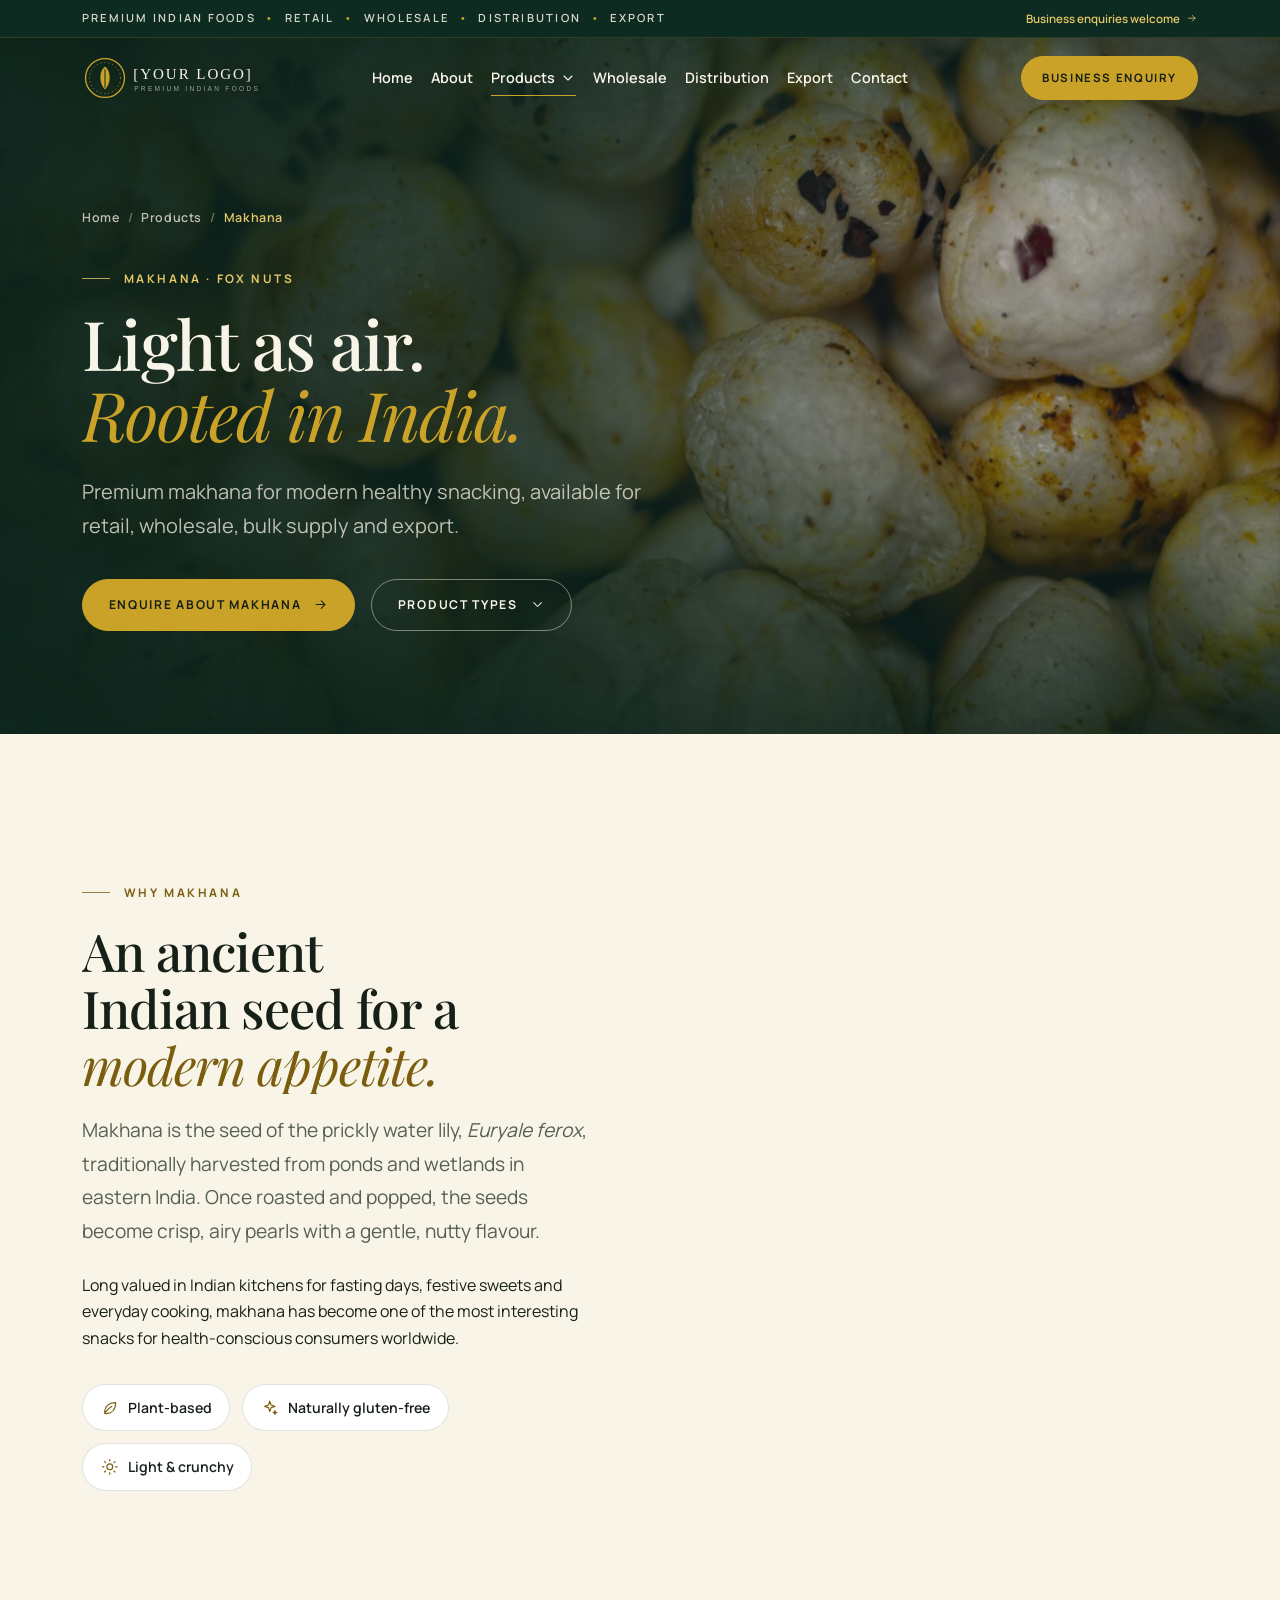
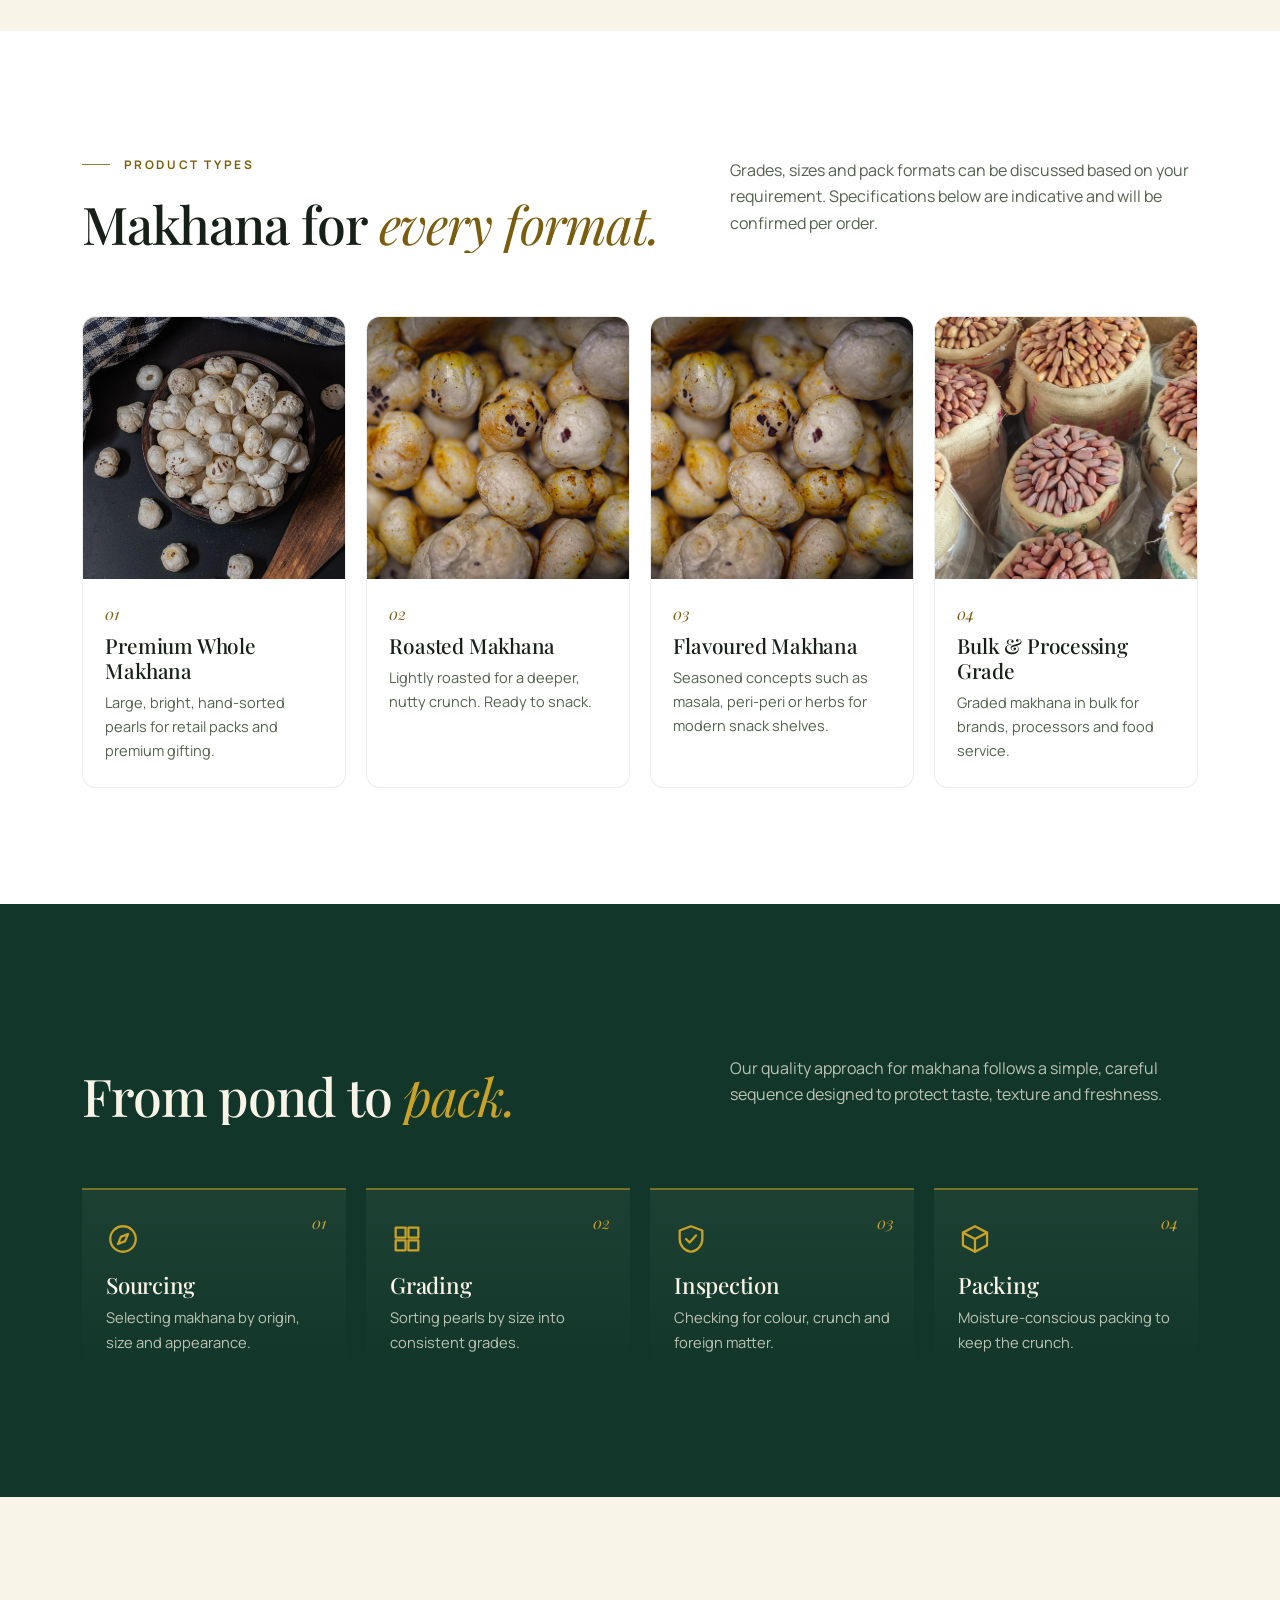
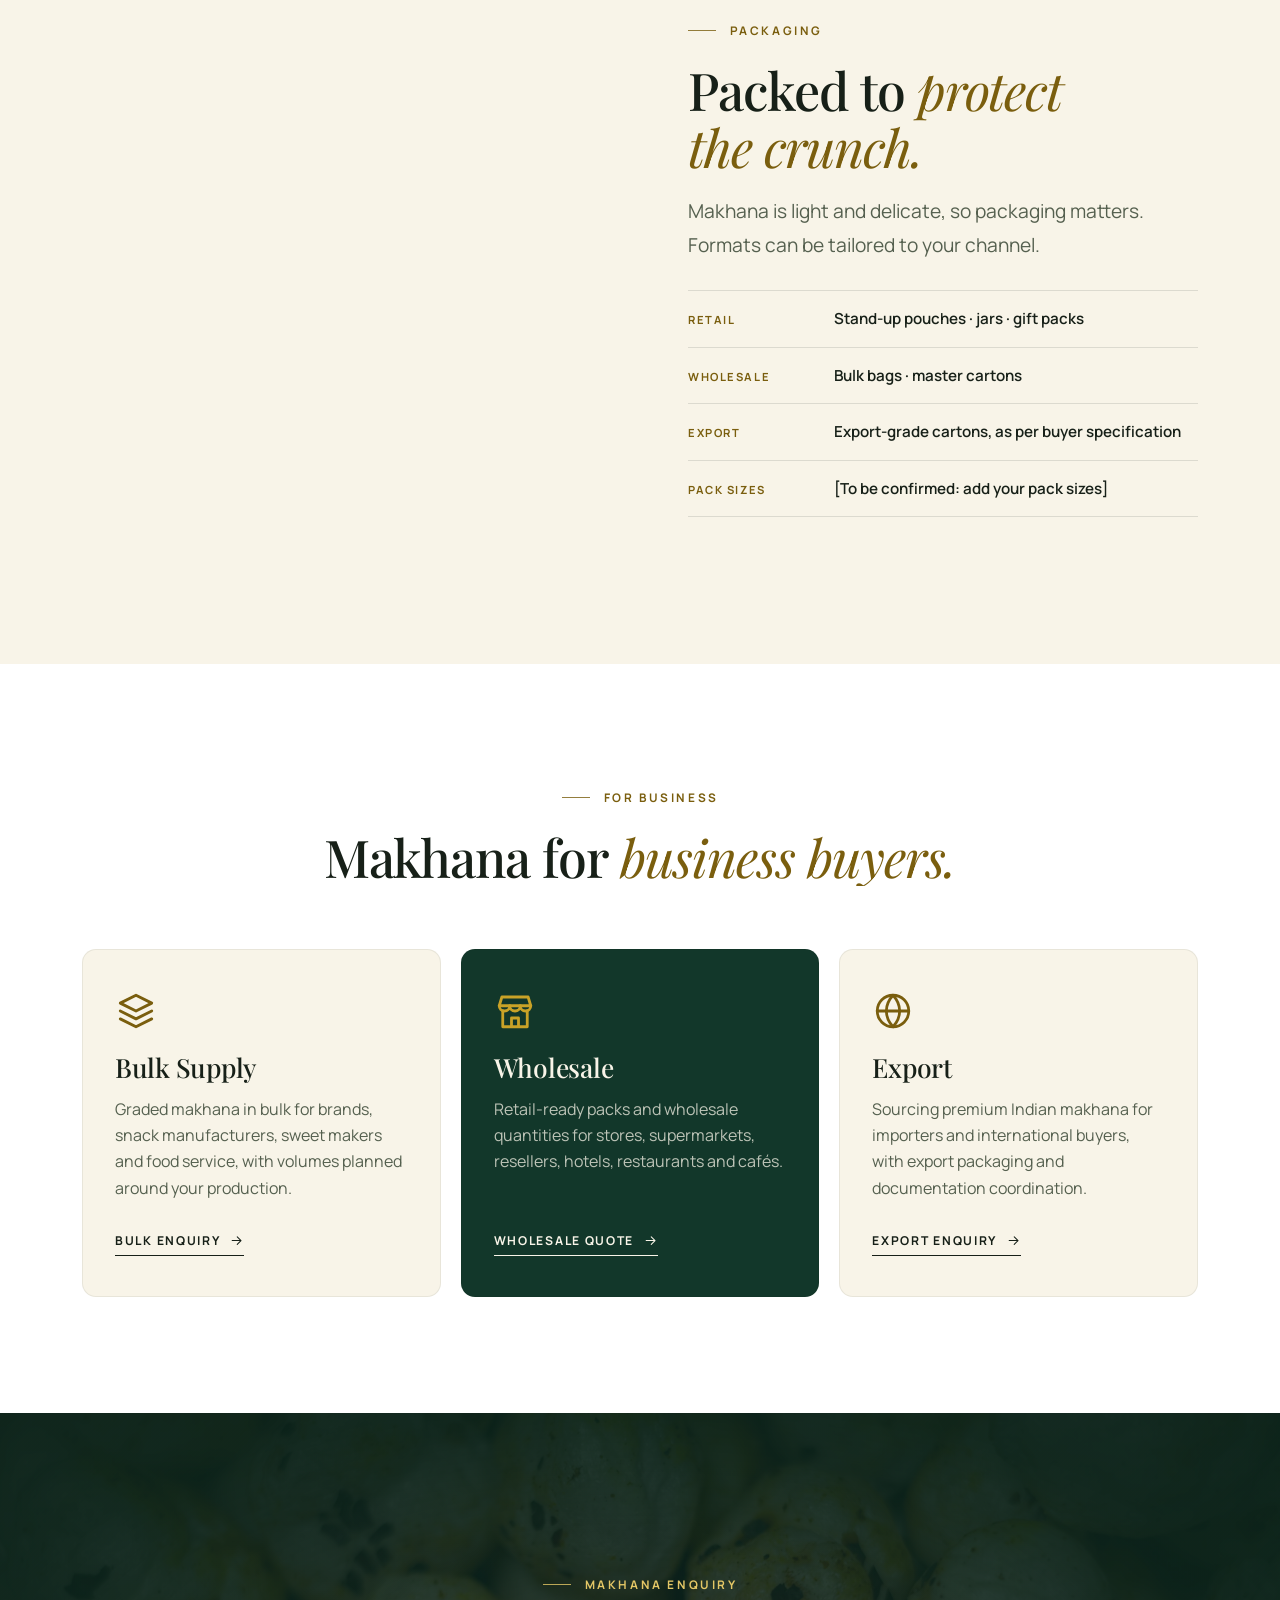
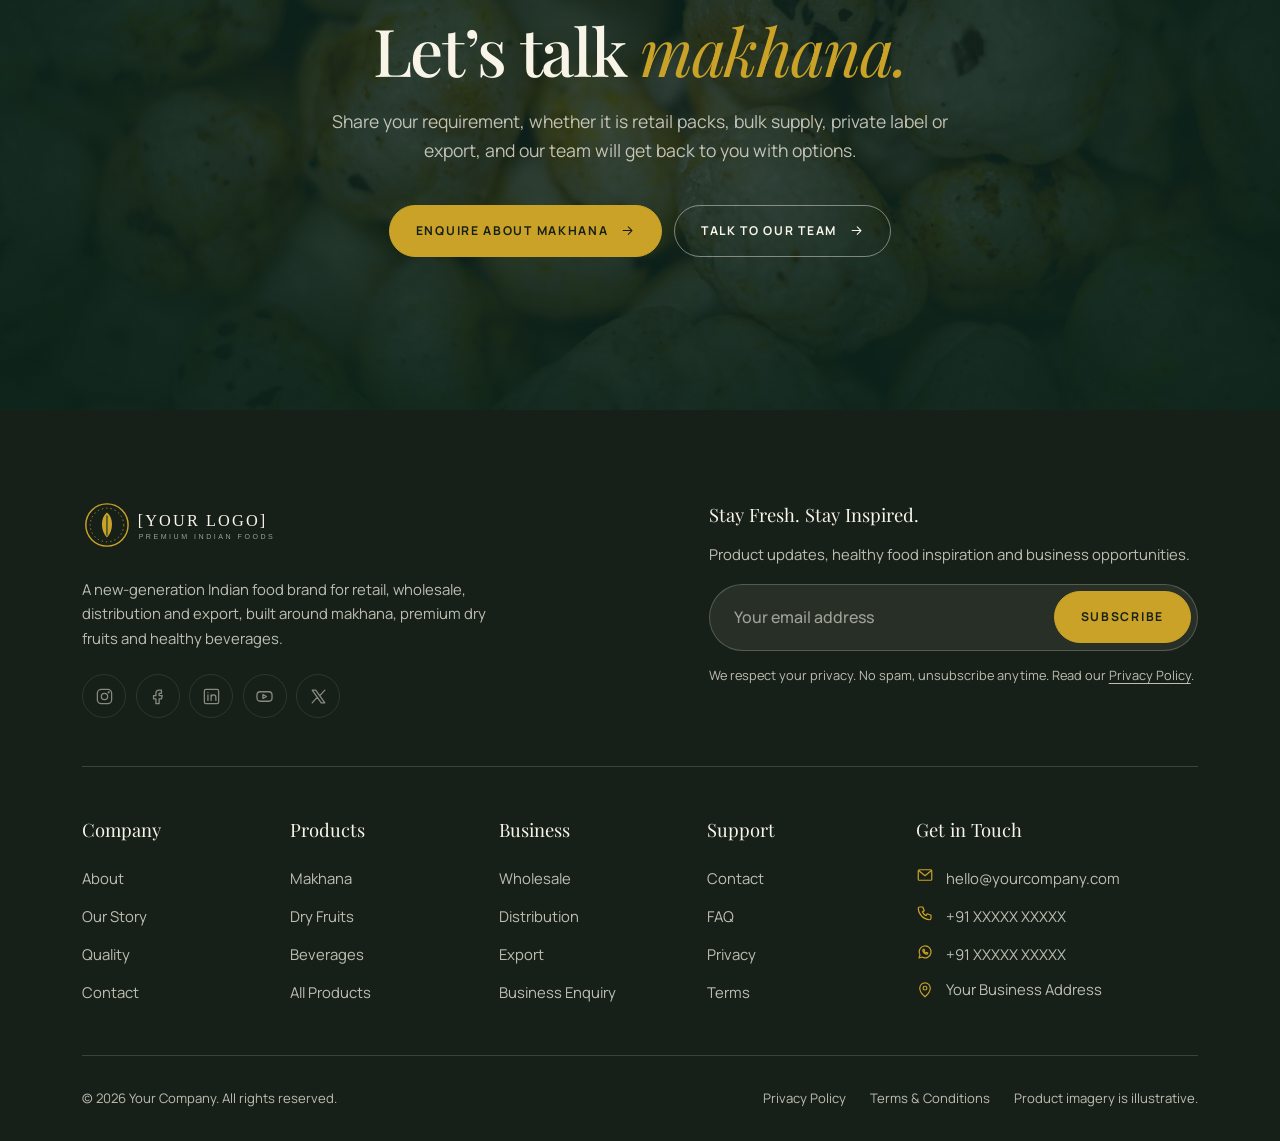
<file: pages/makhana.html>
<!DOCTYPE html>
<html lang="en-IN">
<head>
<meta charset="utf-8">
<meta name="viewport" content="width=device-width, initial-scale=1">
<title>Premium Makhana (Fox Nuts) | Retail, Bulk & Export Supply | Your Company</title>
<meta name="description" content="Premium Indian makhana (fox nuts): whole, roasted and flavoured. Explore makhana for retail, wholesale, bulk supply, private label and export.">
<link rel="canonical" href="https://www.yourdomain.com/pages/makhana.html">
<meta name="theme-color" content="#12372A">
<meta property="og:type" content="website">
<meta property="og:site_name" content="Your Company">
<meta property="og:locale" content="en_IN">
<meta property="og:title" content="Premium Makhana (Fox Nuts) | Retail, Bulk & Export Supply | Your Company">
<meta property="og:description" content="Premium Indian makhana (fox nuts): whole, roasted and flavoured. Explore makhana for retail, wholesale, bulk supply, private label and export.">
<meta property="og:url" content="https://www.yourdomain.com/pages/makhana.html">
<meta property="og:image" content="https://www.yourdomain.com/assets/images/og-image.jpg">
<meta property="og:image:width" content="1200">
<meta property="og:image:height" content="630">
<meta name="twitter:card" content="summary_large_image">
<meta name="twitter:title" content="Premium Makhana (Fox Nuts) | Retail, Bulk & Export Supply | Your Company">
<meta name="twitter:description" content="Premium Indian makhana (fox nuts): whole, roasted and flavoured. Explore makhana for retail, wholesale, bulk supply, private label and export.">
<meta name="twitter:image" content="https://www.yourdomain.com/assets/images/og-image.jpg">
<link rel="icon" href="../assets/icons/favicon.svg" type="image/svg+xml">
<link rel="apple-touch-icon" href="../assets/icons/apple-touch-icon.png">
<link rel="preconnect" href="https://fonts.googleapis.com">
<link rel="preconnect" href="https://fonts.gstatic.com" crossorigin>
<link rel="preconnect" href="https://cdn.jsdelivr.net" crossorigin>
<link rel="stylesheet" href="https://fonts.googleapis.com/css2?family=Manrope:wght@400;500;600;700&amp;family=Playfair+Display:ital,wght@0,400;0,500;0,600;1,400;1,500&amp;display=swap">
<link rel="stylesheet" href="https://cdn.jsdelivr.net/npm/bootstrap@5.3.3/dist/css/bootstrap.min.css" integrity="sha384-QWTKZyjpPEjISv5WaRU9OFeRpok6YctnYmDr5pNlyT2bRjXh0JMhjY6hW+ALEwIH" crossorigin="anonymous">
<link rel="stylesheet" href="../assets/css/style.css">
<link rel="stylesheet" href="../assets/css/responsive.css">
<script>document.documentElement.classList.add('js');</script>
<script type="application/ld+json">{"@context":"https://schema.org","@type":"BreadcrumbList","itemListElement":[{"@type":"ListItem","position":1,"name":"Home","item":"https://www.yourdomain.com/"},{"@type":"ListItem","position":2,"name":"Products","item":"https://www.yourdomain.com/pages/products.html"},{"@type":"ListItem","position":3,"name":"Makhana","item":"https://www.yourdomain.com/pages/makhana.html"}]}</script>
</head>
<body class="page-makhana" data-base="../">
<a class="skip-link" href="#main">Skip to main content</a>
<svg xmlns="http://www.w3.org/2000/svg" aria-hidden="true" focusable="false" style="position:absolute;width:0;height:0;overflow:hidden"><defs><symbol id="i-arrow-right" viewBox="0 0 24 24" fill="none" stroke="currentColor" stroke-width="1.6" stroke-linecap="round" stroke-linejoin="round"><path d="M5 12h14M13 6l6 6-6 6"/></symbol><symbol id="i-arrow-up-right" viewBox="0 0 24 24" fill="none" stroke="currentColor" stroke-width="1.6" stroke-linecap="round" stroke-linejoin="round"><path d="M7 17L17 7M8 7h9v9"/></symbol><symbol id="i-arrow-up" viewBox="0 0 24 24" fill="none" stroke="currentColor" stroke-width="1.6" stroke-linecap="round" stroke-linejoin="round"><path d="M12 19V5M6 11l6-6 6 6"/></symbol><symbol id="i-chevron-down" viewBox="0 0 24 24" fill="none" stroke="currentColor" stroke-width="1.6" stroke-linecap="round" stroke-linejoin="round"><path d="M6 9l6 6 6-6"/></symbol><symbol id="i-chevron-left" viewBox="0 0 24 24" fill="none" stroke="currentColor" stroke-width="1.6" stroke-linecap="round" stroke-linejoin="round"><path d="M15 6l-6 6 6 6"/></symbol><symbol id="i-chevron-right" viewBox="0 0 24 24" fill="none" stroke="currentColor" stroke-width="1.6" stroke-linecap="round" stroke-linejoin="round"><path d="M9 6l6 6-6 6"/></symbol><symbol id="i-check" viewBox="0 0 24 24" fill="none" stroke="currentColor" stroke-width="1.6" stroke-linecap="round" stroke-linejoin="round"><path d="M5 12.5l4.5 4.5L19 7.5"/></symbol><symbol id="i-close" viewBox="0 0 24 24" fill="none" stroke="currentColor" stroke-width="1.6" stroke-linecap="round" stroke-linejoin="round"><path d="M6 6l12 12M18 6L6 18"/></symbol><symbol id="i-leaf" viewBox="0 0 24 24" fill="none" stroke="currentColor" stroke-width="1.6" stroke-linecap="round" stroke-linejoin="round"><path d="M5 19c0-8 5-14 15-14 0 10-6 15-14 15"/><path d="M5 19c3-4 6-7 10-9"/></symbol><symbol id="i-seedling" viewBox="0 0 24 24" fill="none" stroke="currentColor" stroke-width="1.6" stroke-linecap="round" stroke-linejoin="round"><path d="M12 21v-9"/><path d="M12 12c0-4-3-7-8-7 0 4 3 7 8 7z"/><path d="M12 10c0-3 2.5-6 7-6 0 3.5-2.5 6-7 6z"/></symbol><symbol id="i-box" viewBox="0 0 24 24" fill="none" stroke="currentColor" stroke-width="1.6" stroke-linecap="round" stroke-linejoin="round"><path d="M3.5 7.5L12 3l8.5 4.5v9L12 21l-8.5-4.5z"/><path d="M3.5 7.5L12 12l8.5-4.5M12 12v9"/></symbol><symbol id="i-truck" viewBox="0 0 24 24" fill="none" stroke="currentColor" stroke-width="1.6" stroke-linecap="round" stroke-linejoin="round"><path d="M2 6h11v10H2zM13 9h4.5l3.5 3.5V16h-8"/><circle cx="6.5" cy="17.5" r="1.8"/><circle cx="17" cy="17.5" r="1.8"/></symbol><symbol id="i-globe" viewBox="0 0 24 24" fill="none" stroke="currentColor" stroke-width="1.6" stroke-linecap="round" stroke-linejoin="round"><circle cx="12" cy="12" r="9"/><path d="M3 12h18"/><path d="M12 3c2.5 2.7 3.8 5.7 3.8 9s-1.3 6.3-3.8 9c-2.5-2.7-3.8-5.7-3.8-9S9.5 5.7 12 3z"/></symbol><symbol id="i-partner" viewBox="0 0 24 24" fill="none" stroke="currentColor" stroke-width="1.6" stroke-linecap="round" stroke-linejoin="round"><circle cx="9" cy="12" r="6"/><circle cx="15" cy="12" r="6"/></symbol><symbol id="i-store" viewBox="0 0 24 24" fill="none" stroke="currentColor" stroke-width="1.6" stroke-linecap="round" stroke-linejoin="round"><path d="M3 9l1.5-5h15L21 9M3 9h18"/><path d="M3 9c0 1.7 1.3 3 3 3s3-1.3 3-3c0 1.7 1.3 3 3 3s3-1.3 3-3c0 1.7 1.3 3 3 3s3-1.3 3-3"/><path d="M5 12v9h14v-9M10 21v-5h4v5"/></symbol><symbol id="i-building" viewBox="0 0 24 24" fill="none" stroke="currentColor" stroke-width="1.6" stroke-linecap="round" stroke-linejoin="round"><path d="M4 21V4h11v17M15 9h5v12M2 21h20M8 8h3M8 12h3M8 16h3"/></symbol><symbol id="i-shield" viewBox="0 0 24 24" fill="none" stroke="currentColor" stroke-width="1.6" stroke-linecap="round" stroke-linejoin="round"><path d="M12 3l8 3v6c0 4.5-3.4 8.3-8 9-4.6-.7-8-4.5-8-9V6z"/><path d="M8.5 12l2.5 2.5 4.5-5"/></symbol><symbol id="i-sparkle" viewBox="0 0 24 24" fill="none" stroke="currentColor" stroke-width="1.6" stroke-linecap="round" stroke-linejoin="round"><path d="M12 3l1.8 5.2L19 10l-5.2 1.8L12 17l-1.8-5.2L5 10l5.2-1.8z"/><path d="M19 16l.7 1.8 1.8.7-1.8.7-.7 1.8-.7-1.8-1.8-.7 1.8-.7z"/></symbol><symbol id="i-droplet" viewBox="0 0 24 24" fill="none" stroke="currentColor" stroke-width="1.6" stroke-linecap="round" stroke-linejoin="round"><path d="M12 3c3.5 4.2 6 7.6 6 10.5a6 6 0 0 1-12 0C6 10.6 8.5 7.2 12 3z"/></symbol><symbol id="i-heart" viewBox="0 0 24 24" fill="none" stroke="currentColor" stroke-width="1.6" stroke-linecap="round" stroke-linejoin="round"><path d="M12 20s-7.5-4.6-7.5-10A4.3 4.3 0 0 1 12 7.4 4.3 4.3 0 0 1 19.5 10c0 5.4-7.5 10-7.5 10z"/></symbol><symbol id="i-users" viewBox="0 0 24 24" fill="none" stroke="currentColor" stroke-width="1.6" stroke-linecap="round" stroke-linejoin="round"><circle cx="9" cy="8" r="3.5"/><path d="M2.5 20c0-3.6 2.9-6 6.5-6s6.5 2.4 6.5 6M16 4.6a3.5 3.5 0 0 1 0 6.8M18 14.2c2.1.7 3.5 2.8 3.5 5.8"/></symbol><symbol id="i-file" viewBox="0 0 24 24" fill="none" stroke="currentColor" stroke-width="1.6" stroke-linecap="round" stroke-linejoin="round"><path d="M6 3h8l4 4v14H6z"/><path d="M14 3v4h4M9 12h6M9 16h6"/></symbol><symbol id="i-ship" viewBox="0 0 24 24" fill="none" stroke="currentColor" stroke-width="1.6" stroke-linecap="round" stroke-linejoin="round"><path d="M4 14h16l-2.5 6h-11z"/><path d="M6 14V9h12v5M10 9V5h4v4"/></symbol><symbol id="i-layers" viewBox="0 0 24 24" fill="none" stroke="currentColor" stroke-width="1.6" stroke-linecap="round" stroke-linejoin="round"><path d="M12 3l9 4.5-9 4.5-9-4.5z"/><path d="M3 12l9 4.5 9-4.5M3 16.5L12 21l9-4.5"/></symbol><symbol id="i-tag" viewBox="0 0 24 24" fill="none" stroke="currentColor" stroke-width="1.6" stroke-linecap="round" stroke-linejoin="round"><path d="M3 12V4h8l10 10-8 8z"/><circle cx="7.5" cy="7.5" r="1.5"/></symbol><symbol id="i-mail" viewBox="0 0 24 24" fill="none" stroke="currentColor" stroke-width="1.6" stroke-linecap="round" stroke-linejoin="round"><rect x="3" y="5" width="18" height="14" rx="1.5"/><path d="M3.5 6l8.5 7 8.5-7"/></symbol><symbol id="i-phone" viewBox="0 0 24 24" fill="none" stroke="currentColor" stroke-width="1.6" stroke-linecap="round" stroke-linejoin="round"><path d="M5 4h4l2 5-2.5 1.5a11 11 0 0 0 5 5L15 13l5 2v4a2 2 0 0 1-2 2A16 16 0 0 1 3 6a2 2 0 0 1 2-2z"/></symbol><symbol id="i-whatsapp" viewBox="0 0 24 24" fill="none" stroke="currentColor" stroke-width="1.6" stroke-linecap="round" stroke-linejoin="round"><path d="M4 20l1.3-4A8 8 0 1 1 8 18.7z"/><path d="M9 9.2c0 3 2.6 5.8 5.8 5.8l1-1.6-2-1-1 1c-1-.5-1.7-1.2-2.2-2.2l1-1-1-2z"/></symbol><symbol id="i-pin" viewBox="0 0 24 24" fill="none" stroke="currentColor" stroke-width="1.6" stroke-linecap="round" stroke-linejoin="round"><path d="M12 21s-7-6.2-7-11.5A7 7 0 0 1 19 9.5C19 14.8 12 21 12 21z"/><circle cx="12" cy="9.5" r="2.5"/></symbol><symbol id="i-clock" viewBox="0 0 24 24" fill="none" stroke="currentColor" stroke-width="1.6" stroke-linecap="round" stroke-linejoin="round"><circle cx="12" cy="12" r="9"/><path d="M12 7v5l3 2"/></symbol><symbol id="i-instagram" viewBox="0 0 24 24" fill="none" stroke="currentColor" stroke-width="1.6" stroke-linecap="round" stroke-linejoin="round"><rect x="3" y="3" width="18" height="18" rx="5"/><circle cx="12" cy="12" r="4"/><circle cx="17.3" cy="6.7" r=".6" fill="currentColor"/></symbol><symbol id="i-facebook" viewBox="0 0 24 24" fill="none" stroke="currentColor" stroke-width="1.6" stroke-linecap="round" stroke-linejoin="round"><path d="M14 8h3V4h-3a4 4 0 0 0-4 4v3H7v4h3v6h4v-6h3l1-4h-4V8z"/></symbol><symbol id="i-linkedin" viewBox="0 0 24 24" fill="none" stroke="currentColor" stroke-width="1.6" stroke-linecap="round" stroke-linejoin="round"><rect x="3" y="3" width="18" height="18" rx="2"/><path d="M7.5 10v7M7.5 7v.01M11.5 17v-7M11.5 13a3 3 0 0 1 6 0v4"/></symbol><symbol id="i-youtube" viewBox="0 0 24 24" fill="none" stroke="currentColor" stroke-width="1.6" stroke-linecap="round" stroke-linejoin="round"><rect x="2.5" y="6" width="19" height="12" rx="4"/><path d="M10 9.5v5l4.5-2.5z"/></symbol><symbol id="i-x" viewBox="0 0 24 24" fill="none" stroke="currentColor" stroke-width="1.6" stroke-linecap="round" stroke-linejoin="round"><path d="M4 4h4.5L20 20h-4.5zM20 4l-6.6 7.2M4 20l6.6-7.2"/></symbol><symbol id="i-quote" viewBox="0 0 24 24" fill="none" stroke="currentColor" stroke-width="1.6" stroke-linecap="round" stroke-linejoin="round"><path d="M10 7c-3 .6-5 2.8-5 6.5V17h5v-5H7.6c.2-1.8 1.1-2.9 2.4-3.3zM19 7c-3 .6-5 2.8-5 6.5V17h5v-5h-2.4c.2-1.8 1.1-2.9 2.4-3.3z"/></symbol><symbol id="i-award" viewBox="0 0 24 24" fill="none" stroke="currentColor" stroke-width="1.6" stroke-linecap="round" stroke-linejoin="round"><circle cx="12" cy="9" r="6"/><path d="M8.5 14L7 21l5-2.5 5 2.5-1.5-7"/></symbol><symbol id="i-repeat" viewBox="0 0 24 24" fill="none" stroke="currentColor" stroke-width="1.6" stroke-linecap="round" stroke-linejoin="round"><path d="M17 2l3 3-3 3M4 11V9a4 4 0 0 1 4-4h12M7 22l-3-3 3-3M20 13v2a4 4 0 0 1-4 4H4"/></symbol><symbol id="i-compass" viewBox="0 0 24 24" fill="none" stroke="currentColor" stroke-width="1.6" stroke-linecap="round" stroke-linejoin="round"><circle cx="12" cy="12" r="9"/><path d="M15.5 8.5l-2 5-5 2 2-5z"/></symbol><symbol id="i-network" viewBox="0 0 24 24" fill="none" stroke="currentColor" stroke-width="1.6" stroke-linecap="round" stroke-linejoin="round"><circle cx="12" cy="5" r="2"/><circle cx="5" cy="19" r="2"/><circle cx="19" cy="19" r="2"/><path d="M12 7v5M12 12l-5.5 5.5M12 12l5.5 5.5"/></symbol><symbol id="i-route" viewBox="0 0 24 24" fill="none" stroke="currentColor" stroke-width="1.6" stroke-linecap="round" stroke-linejoin="round"><circle cx="6" cy="19" r="2"/><circle cx="18" cy="5" r="2"/><path d="M8 19h7.5a3.5 3.5 0 0 0 0-7h-7a3.5 3.5 0 0 1 0-7H16"/></symbol><symbol id="i-cup" viewBox="0 0 24 24" fill="none" stroke="currentColor" stroke-width="1.6" stroke-linecap="round" stroke-linejoin="round"><path d="M4 9h13v5a5 5 0 0 1-5 5H9a5 5 0 0 1-5-5z"/><path d="M17 10h1.5a2.5 2.5 0 0 1 0 5H17M8 3v3M12 3v3"/></symbol><symbol id="i-cart" viewBox="0 0 24 24" fill="none" stroke="currentColor" stroke-width="1.6" stroke-linecap="round" stroke-linejoin="round"><path d="M3 4h2.5l2.2 11h10.6L20 8H6.5"/><circle cx="9" cy="19" r="1.5"/><circle cx="17" cy="19" r="1.5"/></symbol><symbol id="i-eye" viewBox="0 0 24 24" fill="none" stroke="currentColor" stroke-width="1.6" stroke-linecap="round" stroke-linejoin="round"><path d="M2 12s3.6-7 10-7 10 7 10 7-3.6 7-10 7S2 12 2 12z"/><circle cx="12" cy="12" r="3"/></symbol><symbol id="i-send" viewBox="0 0 24 24" fill="none" stroke="currentColor" stroke-width="1.6" stroke-linecap="round" stroke-linejoin="round"><path d="M4 12l16-8-6 16-2.5-6.5z"/><path d="M11.5 13.5L20 4"/></symbol><symbol id="i-message" viewBox="0 0 24 24" fill="none" stroke="currentColor" stroke-width="1.6" stroke-linecap="round" stroke-linejoin="round"><path d="M4 5h16v11H9l-5 4z"/></symbol><symbol id="i-sun" viewBox="0 0 24 24" fill="none" stroke="currentColor" stroke-width="1.6" stroke-linecap="round" stroke-linejoin="round"><circle cx="12" cy="12" r="4"/><path d="M12 2v2M12 20v2M2 12h2M20 12h2M4.9 4.9l1.4 1.4M17.7 17.7l1.4 1.4M4.9 19.1l1.4-1.4M17.7 6.3l1.4-1.4"/></symbol><symbol id="i-scale" viewBox="0 0 24 24" fill="none" stroke="currentColor" stroke-width="1.6" stroke-linecap="round" stroke-linejoin="round"><path d="M12 3v18M7 21h10M5 7h14M5 7l-3 7a3 3 0 0 0 6 0zM19 7l-3 7a3 3 0 0 0 6 0z"/></symbol><symbol id="i-hotel" viewBox="0 0 24 24" fill="none" stroke="currentColor" stroke-width="1.6" stroke-linecap="round" stroke-linejoin="round"><path d="M3 21V9l9-6 9 6v12M3 21h18M9 21v-5h6v5M8 11h2M14 11h2"/></symbol><symbol id="i-briefcase" viewBox="0 0 24 24" fill="none" stroke="currentColor" stroke-width="1.6" stroke-linecap="round" stroke-linejoin="round"><rect x="3" y="7" width="18" height="13" rx="1.5"/><path d="M8 7V4h8v3M3 13h18"/></symbol><symbol id="i-search" viewBox="0 0 24 24" fill="none" stroke="currentColor" stroke-width="1.6" stroke-linecap="round" stroke-linejoin="round"><circle cx="11" cy="11" r="7"/><path d="M20 20l-4-4"/></symbol><symbol id="i-info" viewBox="0 0 24 24" fill="none" stroke="currentColor" stroke-width="1.6" stroke-linecap="round" stroke-linejoin="round"><circle cx="12" cy="12" r="9"/><path d="M12 11v6M12 7.5v.01"/></symbol><symbol id="i-alert" viewBox="0 0 24 24" fill="none" stroke="currentColor" stroke-width="1.6" stroke-linecap="round" stroke-linejoin="round"><path d="M12 3l10 18H2z"/><path d="M12 10v5M12 18v.01"/></symbol><symbol id="i-grid" viewBox="0 0 24 24" fill="none" stroke="currentColor" stroke-width="1.6" stroke-linecap="round" stroke-linejoin="round"><rect x="4" y="4" width="7" height="7"/><rect x="13" y="4" width="7" height="7"/><rect x="4" y="13" width="7" height="7"/><rect x="13" y="13" width="7" height="7"/></symbol></defs></svg>
<header class="site-header" data-header>
  <div class="announce">
    <div class="container announce__inner">
      <p class="announce__text"><span class="announce__lead">Premium Indian Foods<span aria-hidden="true">•</span></span>Retail<span aria-hidden="true">•</span>Wholesale<span aria-hidden="true">•</span>Distribution<span aria-hidden="true">•</span>Export</p>
      <a class="announce__link" href="enquiry.html">Business enquiries welcome <svg class="icon" aria-hidden="true" focusable="false"><use href="#i-arrow-right"></use></svg></a>
    </div>
  </div>
  <nav class="nav" aria-label="Primary">
    <div class="container nav__inner">
      <a class="brand" href="../index.html" aria-label="Your Company home">
        <img class="brand__logo brand__logo--light" src="../assets/images/brand/logo-light.svg" alt="" width="200" height="52">
        <img class="brand__logo brand__logo--dark" src="../assets/images/brand/logo-dark.svg" alt="" width="200" height="52">
      </a>
      <ul class="nav__menu">
        <li><a class="nav__link" href="../index.html">Home</a></li>
        <li><a class="nav__link" href="about.html">About</a></li>
        <li class="nav__dd" data-dropdown>
          <button class="nav__link nav__dd-toggle is-active" type="button" aria-expanded="false" aria-controls="mega-products">Products <svg class="icon" aria-hidden="true" focusable="false"><use href="#i-chevron-down"></use></svg></button>
          <div class="mega" id="mega-products">
            <div class="mega__inner">
              <a class="mega__card" href="makhana.html" aria-current="page">
                <span class="mega__img"><img src="../assets/images/products/category-makhana.webp" alt="" width="800" height="1000" loading="lazy" decoding="async"></span>
                <span class="mega__label">Makhana</span><span class="mega__desc">Premium fox nuts</span>
              </a>
              <a class="mega__card" href="dry-fruits.html">
                <span class="mega__img"><img src="../assets/images/products/category-dry-fruits.webp" alt="" width="800" height="1000" loading="lazy" decoding="async"></span>
                <span class="mega__label">Dry Fruits</span><span class="mega__desc">Almonds, cashews &amp; more</span>
              </a>
              <a class="mega__card" href="beverages.html">
                <span class="mega__img"><img src="../assets/images/products/category-beverages.webp" alt="" width="800" height="1000" loading="lazy" decoding="async"></span>
                <span class="mega__label">Beverages</span><span class="mega__desc">Wellness drink concepts</span>
              </a>
              <div class="mega__aside">
                <p class="eyebrow">Our Range</p>
                <a class="mega__all" href="products.html">All Products <svg class="icon" aria-hidden="true" focusable="false"><use href="#i-arrow-right"></use></svg></a>
                <a class="mega__sub" href="products.html#snacks">Healthy Snacks</a>
                <a class="mega__sub" href="enquiry.html?type=private-label">Private Label</a>
              </div>
            </div>
          </div>
        </li>
        <li><a class="nav__link" href="wholesale.html">Wholesale</a></li>
        <li><a class="nav__link" href="distribution.html">Distribution</a></li>
        <li><a class="nav__link" href="export.html">Export</a></li>
        <li><a class="nav__link" href="contact.html">Contact</a></li>
      </ul>
      <a class="btn-lux btn-lux--gold btn-lux--sm nav__cta" href="enquiry.html"><span class="btn-lux__label">Business Enquiry</span></a>
      <button class="burger" type="button" aria-expanded="false" aria-controls="mobile-menu" aria-label="Open menu" data-burger>
        <span class="burger__line"></span><span class="burger__line"></span><span class="burger__line"></span>
      </button>
    </div>
  </nav>
</header>
<div class="mobile-menu" id="mobile-menu" data-mobile-menu aria-label="Mobile navigation" role="dialog" aria-modal="true" hidden>
  <div class="mobile-menu__inner">
    <ul class="mobile-menu__list">
      <li style="--i:0"><a href="../index.html"><span class="mobile-menu__num">01</span>Home</a></li>
      <li style="--i:1"><a href="about.html"><span class="mobile-menu__num">02</span>About</a></li>
      <li style="--i:2"><a href="products.html"><span class="mobile-menu__num">03</span>Products</a></li>
      <li style="--i:3"><a href="makhana.html" aria-current="page"><span class="mobile-menu__num">04</span>Makhana</a></li>
      <li style="--i:4"><a href="dry-fruits.html"><span class="mobile-menu__num">05</span>Dry Fruits</a></li>
      <li style="--i:5"><a href="beverages.html"><span class="mobile-menu__num">06</span>Beverages</a></li>
      <li style="--i:6"><a href="wholesale.html"><span class="mobile-menu__num">07</span>Wholesale</a></li>
      <li style="--i:7"><a href="distribution.html"><span class="mobile-menu__num">08</span>Distribution</a></li>
      <li style="--i:8"><a href="export.html"><span class="mobile-menu__num">09</span>Export</a></li>
      <li style="--i:9"><a href="contact.html"><span class="mobile-menu__num">10</span>Contact</a></li>
    </ul>
    <div class="mobile-menu__foot">
      <a class="btn-lux btn-lux--gold w-100" href="enquiry.html"><span class="btn-lux__label">Business Enquiry</span><svg class="icon btn-lux__icon" aria-hidden="true" focusable="false"><use href="#i-arrow-right"></use></svg></a>
      <div class="mobile-menu__contact">
        <a href="contact.html" data-config="email" data-config-href="email">hello@yourcompany.com</a>
        <a href="contact.html" data-config-href="whatsapp"><svg class="icon" aria-hidden="true" focusable="false"><use href="#i-whatsapp"></use></svg> WhatsApp us</a>
      </div>
    </div>
  </div>
</div>
<main id="main" tabindex="-1">

<section class="page-hero" aria-labelledby="page-title">
  <div class="page-hero__bg" data-parallax="0.18"><img src="../assets/images/hero/makhana-hero.webp" alt="" width="1920" height="1080" fetchpriority="high" decoding="async"></div>
  <div class="page-hero__overlay"></div>
  
  <div class="container page-hero__inner">
    <nav class="crumbs" aria-label="Breadcrumb"><ol><li><a href="../index.html">Home</a></li><li><a href="products.html">Products</a></li><li aria-current="page">Makhana</li></ol></nav>
    <div class="page-hero__content">
      <p class="eyebrow eyebrow--light" data-reveal="fade-up">Makhana · Fox Nuts</p>
      <h1 class="t-display t-display--page" id="page-title" data-reveal="fade-up" data-delay="1">Light as air. <em>Rooted in India.</em></h1>
      <p class="page-hero__lead" data-reveal="fade-up" data-delay="2">Premium makhana for modern healthy snacking, available for retail, wholesale, bulk supply and export.</p>
      <div class="page-hero__actions" data-reveal="fade-up" data-delay="3"><a class="btn-lux btn-lux--gold" href="enquiry.html?category=makhana"><span class="btn-lux__label">Enquire About Makhana</span><svg class="icon btn-lux__icon" aria-hidden="true" focusable="false"><use href="#i-arrow-right"></use></svg></a><a class="btn-lux btn-lux--ghost" href="#types"><span class="btn-lux__label">Product Types</span><svg class="icon btn-lux__icon" aria-hidden="true" focusable="false"><use href="#i-chevron-down"></use></svg></a></div>
    </div>
  </div>
</section>

<section class="section section--cream editorial" aria-labelledby="why-mk">
  <div class="container">
    <div class="row g-5 align-items-center">
      <div class="col-lg-6 order-lg-2">
        <div class="media media--portrait media--rounded media--parallax" data-reveal="image"><div class="media__inner" data-parallax="0.08"><img src="../assets/images/products/makhana-editorial.webp" alt="Bowl of makhana with a wooden spoon on a dark table" width="1000" height="1250" loading="lazy" decoding="async"></div></div>
      </div>
      <div class="col-lg-6 order-lg-1 pe-lg-5">
        <p class="eyebrow" data-reveal="fade-up">Why Makhana</p>
        <h2 class="t-h2" id="why-mk" data-reveal="fade-up" data-delay="1">An ancient Indian seed for a <em>modern appetite.</em></h2>
        <p class="lead-lux" data-reveal="fade-up" data-delay="2">Makhana is the seed of the prickly water lily, <em>Euryale ferox</em>, traditionally harvested from ponds and wetlands in eastern India. Once roasted and popped, the seeds become crisp, airy pearls with a gentle, nutty flavour.</p>
        <p data-reveal="fade-up" data-delay="2">Long valued in Indian kitchens for fasting days, festive sweets and everyday cooking, makhana has become one of the most interesting snacks for health-conscious consumers worldwide.</p>
        <div class="stat-row" data-stagger>
          <div class="stat"><span class="stat__k"><svg class="icon" aria-hidden="true" focusable="false"><use href="#i-leaf"></use></svg></span><span class="stat__v">Plant-based</span></div>
          <div class="stat"><span class="stat__k"><svg class="icon" aria-hidden="true" focusable="false"><use href="#i-sparkle"></use></svg></span><span class="stat__v">Naturally gluten-free</span></div>
          <div class="stat"><span class="stat__k"><svg class="icon" aria-hidden="true" focusable="false"><use href="#i-sun"></use></svg></span><span class="stat__v">Light &amp; crunchy</span></div>
        </div>
      </div>
    </div>
  </div>
</section>

<section class="section types" id="types" aria-labelledby="types-title">
  <div class="container">
    <div class="sec-head sec-head--split">
  <div class="sec-head__main">
    <p class="eyebrow" data-reveal="fade-up">Product Types</p>
    <h2 class="t-h2" data-reveal="fade-up" data-delay="1" id="types-title">Makhana for <em>every format.</em></h2>
  </div>
  <div class="sec-head__aside" data-reveal="fade-up" data-delay="2"><p class="sec-head__text">Grades, sizes and pack formats can be discussed based on your requirement. Specifications below are indicative and will be confirmed per order.</p></div>
</div>
    <div class="type-grid" data-stagger>
      <article class="type-card">
        <div class="type-card__media"><img src="../assets/images/products/makhana-premium.webp" alt="Bowl of premium makhana" width="800" height="800" loading="lazy" decoding="async"></div>
        <div class="type-card__body"><p class="type-card__k">01</p><h3>Premium Whole Makhana</h3><p>Large, bright, hand-sorted pearls for retail packs and premium gifting.</p></div>
      </article>
      <article class="type-card">
        <div class="type-card__media"><img src="../assets/images/products/makhana-roasted.webp" alt="Close-up of roasted makhana" width="800" height="800" loading="lazy" decoding="async"></div>
        <div class="type-card__body"><p class="type-card__k">02</p><h3>Roasted Makhana</h3><p>Lightly roasted for a deeper, nutty crunch. Ready to snack.</p></div>
      </article>
      <article class="type-card">
        <div class="type-card__media"><img src="../assets/images/products/makhana-flavoured.webp" alt="Seasoned makhana with spice flecks" width="800" height="800" loading="lazy" decoding="async"></div>
        <div class="type-card__body"><p class="type-card__k">03</p><h3>Flavoured Makhana</h3><p>Seasoned concepts such as masala, peri-peri or herbs for modern snack shelves.</p></div>
      </article>
      <article class="type-card">
        <div class="type-card__media"><img src="../assets/images/hero/wholesale-hero.webp" alt="Open sacks of nuts at a wholesale market" width="1920" height="1080" loading="lazy" decoding="async"></div>
        <div class="type-card__body"><p class="type-card__k">04</p><h3>Bulk &amp; Processing Grade</h3><p>Graded makhana in bulk for brands, processors and food service.</p></div>
      </article>
    </div>
  </div>
</section>

<section class="section section--forest quality" aria-labelledby="mk-quality">
  <div class="container">
    <div class="sec-head sec-head--split">
  <div class="sec-head__main">
    <p class="eyebrow eyebrow--light" data-reveal="fade-up">Quality</p>
    <h2 class="t-h2" data-reveal="fade-up" data-delay="1" id="mk-quality">From pond to <em>pack.</em></h2>
  </div>
  <div class="sec-head__aside" data-reveal="fade-up" data-delay="2"><p class="sec-head__text">Our quality approach for makhana follows a simple, careful sequence designed to protect taste, texture and freshness.</p></div>
</div>
    <ol class="process" data-stagger>
      <li class="process__step"><span class="process__n">01</span><svg class="icon" aria-hidden="true" focusable="false"><use href="#i-compass"></use></svg><h3>Sourcing</h3><p>Selecting makhana by origin, size and appearance.</p></li>
      <li class="process__step"><span class="process__n">02</span><svg class="icon" aria-hidden="true" focusable="false"><use href="#i-grid"></use></svg><h3>Grading</h3><p>Sorting pearls by size into consistent grades.</p></li>
      <li class="process__step"><span class="process__n">03</span><svg class="icon" aria-hidden="true" focusable="false"><use href="#i-shield"></use></svg><h3>Inspection</h3><p>Checking for colour, crunch and foreign matter.</p></li>
      <li class="process__step"><span class="process__n">04</span><svg class="icon" aria-hidden="true" focusable="false"><use href="#i-box"></use></svg><h3>Packing</h3><p>Moisture-conscious packing to keep the crunch.</p></li>
    </ol>
  </div>
</section>

<section class="section section--cream packaging" aria-labelledby="pack-title">
  <div class="container">
    <div class="row g-5 align-items-center">
      <div class="col-lg-6"><div class="media media--rounded" data-reveal="image"><img src="../assets/images/products/retail-pouches.webp" alt="Glass jars filled with dried fruits, nuts and seeds" width="1200" height="1000" loading="lazy" decoding="async"></div></div>
      <div class="col-lg-6 ps-lg-5">
        <p class="eyebrow" data-reveal="fade-up">Packaging</p>
        <h2 class="t-h2" id="pack-title" data-reveal="fade-up" data-delay="1">Packed to <em>protect the crunch.</em></h2>
        <p class="lead-lux" data-reveal="fade-up" data-delay="2">Makhana is light and delicate, so packaging matters. Formats can be tailored to your channel.</p>
        <ul class="spec-list" data-stagger>
          <li><span>Retail</span><strong>Stand-up pouches · jars · gift packs</strong></li>
          <li><span>Wholesale</span><strong>Bulk bags · master cartons</strong></li>
          <li><span>Export</span><strong>Export-grade cartons, as per buyer specification</strong></li>
          <li><span>Pack sizes</span><strong>[To be confirmed: add your pack sizes]</strong></li>
        </ul>
      </div>
    </div>
  </div>
</section>

<section class="section b2b-trio" aria-labelledby="b2b-title">
  <div class="container">
    <div class="sec-head sec-head--center">
  <div class="sec-head__main">
    <p class="eyebrow" data-reveal="fade-up">For Business</p>
    <h2 class="t-h2" data-reveal="fade-up" data-delay="1" id="b2b-title">Makhana for <em>business buyers.</em></h2>
  </div>
  
</div>
    <div class="trio" data-stagger>
      <article class="trio__card">
        <svg class="icon trio__icon" aria-hidden="true" focusable="false"><use href="#i-layers"></use></svg><h3>Bulk Supply</h3>
        <p>Graded makhana in bulk for brands, snack manufacturers, sweet makers and food service, with volumes planned around your production.</p>
        <a class="link-lux" href="enquiry.html?category=makhana&type=bulk">Bulk enquiry<svg class="icon" aria-hidden="true" focusable="false"><use href="#i-arrow-right"></use></svg></a>
      </article>
      <article class="trio__card trio__card--accent">
        <svg class="icon trio__icon" aria-hidden="true" focusable="false"><use href="#i-store"></use></svg><h3>Wholesale</h3>
        <p>Retail-ready packs and wholesale quantities for stores, supermarkets, resellers, hotels, restaurants and cafés.</p>
        <a class="link-lux" href="enquiry.html?category=makhana&type=wholesale">Wholesale quote<svg class="icon" aria-hidden="true" focusable="false"><use href="#i-arrow-right"></use></svg></a>
      </article>
      <article class="trio__card">
        <svg class="icon trio__icon" aria-hidden="true" focusable="false"><use href="#i-globe"></use></svg><h3>Export</h3>
        <p>Sourcing premium Indian makhana for importers and international buyers, with export packaging and documentation coordination.</p>
        <a class="link-lux" href="enquiry.html?category=makhana&type=export">Export enquiry<svg class="icon" aria-hidden="true" focusable="false"><use href="#i-arrow-right"></use></svg></a>
      </article>
    </div>
  </div>
</section>

<section class="cta-band" aria-labelledby="cta-title">
  <div class="cta-band__bg" data-parallax="0.2"><img src="../assets/images/hero/makhana-hero.webp" alt="" width="1920" height="1080" loading="lazy" decoding="async"></div>
  <div class="cta-band__overlay"></div>
  <div class="container cta-band__inner">
    <p class="eyebrow eyebrow--light" data-reveal="fade-up">Makhana Enquiry</p>
    <h2 class="t-h2 t-h2--xl" id="cta-title" data-reveal="fade-up" data-delay="1">Let’s talk <em>makhana.</em></h2>
    <p class="cta-band__text" data-reveal="fade-up" data-delay="2">Share your requirement, whether it is retail packs, bulk supply, private label or export, and our team will get back to you with options.</p>
    <div class="cta-band__actions" data-reveal="fade-up" data-delay="3"><a class="btn-lux btn-lux--gold" href="enquiry.html?category=makhana"><span class="btn-lux__label">Enquire About Makhana</span><svg class="icon btn-lux__icon" aria-hidden="true" focusable="false"><use href="#i-arrow-right"></use></svg></a><a class="btn-lux btn-lux--ghost" href="contact.html"><span class="btn-lux__label">Talk to Our Team</span><svg class="icon btn-lux__icon" aria-hidden="true" focusable="false"><use href="#i-arrow-right"></use></svg></a></div>
  </div>
</section>

</main>
<footer class="footer">
  <div class="container">
    <div class="footer__top">
      <div class="footer__brand">
        <a class="brand brand--footer" href="../index.html" aria-label="Your Company home"><img src="../assets/images/brand/logo-light.svg" alt="" width="200" height="52" loading="lazy"></a>
        <p class="footer__tagline">A new-generation Indian food brand for retail, wholesale, distribution and export, built around makhana, premium dry fruits and healthy beverages.</p>
        <ul class="social" aria-label="Social media"><li><span class="social__link is-placeholder" data-social="instagram" title="Instagram — add your link in assets/js/config.js"><span class="visually-hidden">Instagram</span><svg class="icon" aria-hidden="true" focusable="false"><use href="#i-instagram"></use></svg></span></li><li><span class="social__link is-placeholder" data-social="facebook" title="Facebook — add your link in assets/js/config.js"><span class="visually-hidden">Facebook</span><svg class="icon" aria-hidden="true" focusable="false"><use href="#i-facebook"></use></svg></span></li><li><span class="social__link is-placeholder" data-social="linkedin" title="LinkedIn — add your link in assets/js/config.js"><span class="visually-hidden">LinkedIn</span><svg class="icon" aria-hidden="true" focusable="false"><use href="#i-linkedin"></use></svg></span></li><li><span class="social__link is-placeholder" data-social="youtube" title="YouTube — add your link in assets/js/config.js"><span class="visually-hidden">YouTube</span><svg class="icon" aria-hidden="true" focusable="false"><use href="#i-youtube"></use></svg></span></li><li><span class="social__link is-placeholder" data-social="x" title="X (Twitter) — add your link in assets/js/config.js"><span class="visually-hidden">X (Twitter)</span><svg class="icon" aria-hidden="true" focusable="false"><use href="#i-x"></use></svg></span></li></ul>
      </div>
      <div class="footer__news">
        <p class="footer__title">Stay Fresh. Stay Inspired.</p>
        <p class="footer__news-text">Product updates, healthy food inspiration and business opportunities.</p>
        <form class="news-form news-form--compact" data-form="newsletter" novalidate>
  <div class="news-form__row">
    <label for="footer-news" class="visually-hidden">Email address</label>
    <input class="news-form__input" type="email" id="footer-news" name="email" required autocomplete="email" placeholder="Your email address" aria-describedby="footer-news-error footer-news-micro">
    <button class="btn-lux btn-lux--gold" type="submit"><span class="btn-lux__label">Subscribe</span><span class="btn-lux__spinner" aria-hidden="true"></span></button>
  </div>
  <div class="hp-field" aria-hidden="true"><label>Leave this field empty<input type="text" name="company_website" tabindex="-1" autocomplete="off"></label></div>
  <p class="field__error" id="footer-news-error" data-error-for="email"></p>
  <p class="news-form__micro" id="footer-news-micro">We respect your privacy. No spam, unsubscribe anytime. Read our <a href="privacy-policy.html">Privacy Policy</a>.</p>
  <div class="form-status" data-form-status role="status" aria-live="polite"></div>
</form>
      </div>
    </div>
    <div class="footer__cols">
      <div class="footer__col">
        <p class="footer__title">Company</p>
        <ul><li><a href="about.html">About</a></li><li><a href="about.html#story">Our Story</a></li><li><a href="about.html#quality">Quality</a></li><li><a href="contact.html">Contact</a></li></ul>
      </div>
      <div class="footer__col">
        <p class="footer__title">Products</p>
        <ul><li><a href="makhana.html">Makhana</a></li><li><a href="dry-fruits.html">Dry Fruits</a></li><li><a href="beverages.html">Beverages</a></li><li><a href="products.html">All Products</a></li></ul>
      </div>
      <div class="footer__col">
        <p class="footer__title">Business</p>
        <ul><li><a href="wholesale.html">Wholesale</a></li><li><a href="distribution.html">Distribution</a></li><li><a href="export.html">Export</a></li><li><a href="enquiry.html">Business Enquiry</a></li></ul>
      </div>
      <div class="footer__col">
        <p class="footer__title">Support</p>
        <ul><li><a href="contact.html">Contact</a></li><li><a href="contact.html#faq">FAQ</a></li><li><a href="privacy-policy.html">Privacy</a></li><li><a href="terms.html">Terms</a></li></ul>
      </div>
      <div class="footer__col footer__col--contact">
        <p class="footer__title">Get in Touch</p>
        <ul class="footer__contact">
          <li><svg class="icon" aria-hidden="true" focusable="false"><use href="#i-mail"></use></svg><a href="contact.html" data-config="email" data-config-href="email">hello@yourcompany.com</a></li>
          <li><svg class="icon" aria-hidden="true" focusable="false"><use href="#i-phone"></use></svg><a href="contact.html" data-config="phone" data-config-href="phone">+91 XXXXX XXXXX</a></li>
          <li><svg class="icon" aria-hidden="true" focusable="false"><use href="#i-whatsapp"></use></svg><a href="contact.html" data-config="whatsapp" data-config-href="whatsapp">+91 XXXXX XXXXX</a></li>
          <li><svg class="icon" aria-hidden="true" focusable="false"><use href="#i-pin"></use></svg><span data-config="address">Your Business Address</span></li>
        </ul>
      </div>
    </div>
    <div class="footer__bottom">
      <p>© <span data-year>2026</span> <span data-config="companyName">Your Company</span>. All rights reserved.</p>
      <p class="footer__legal"><a href="privacy-policy.html">Privacy Policy</a><a href="terms.html">Terms &amp; Conditions</a><span>Product imagery is illustrative.</span></p>
    </div>
  </div>
</footer>
<div class="m-cta" data-mcta>
  <a class="m-cta__main" href="enquiry.html"><svg class="icon" aria-hidden="true" focusable="false"><use href="#i-briefcase"></use></svg><span>Business Enquiry</span></a>
  <a class="m-cta__icon" href="contact.html" data-config-href="whatsapp" aria-label="Chat on WhatsApp"><svg class="icon" aria-hidden="true" focusable="false"><use href="#i-whatsapp"></use></svg></a>
  <a class="m-cta__icon" href="contact.html" data-config-href="phone" aria-label="Call us"><svg class="icon" aria-hidden="true" focusable="false"><use href="#i-phone"></use></svg></a>
</div>
<button class="to-top" type="button" data-to-top aria-label="Back to top"><svg class="icon" aria-hidden="true" focusable="false"><use href="#i-arrow-up"></use></svg></button>
<script src="../assets/js/config.js" defer></script>
<script src="../assets/js/main.js" defer></script>
<script src="../assets/js/animations.js" defer></script>
<script src="../assets/js/forms.js" defer></script>
</body>
</html>
</file>
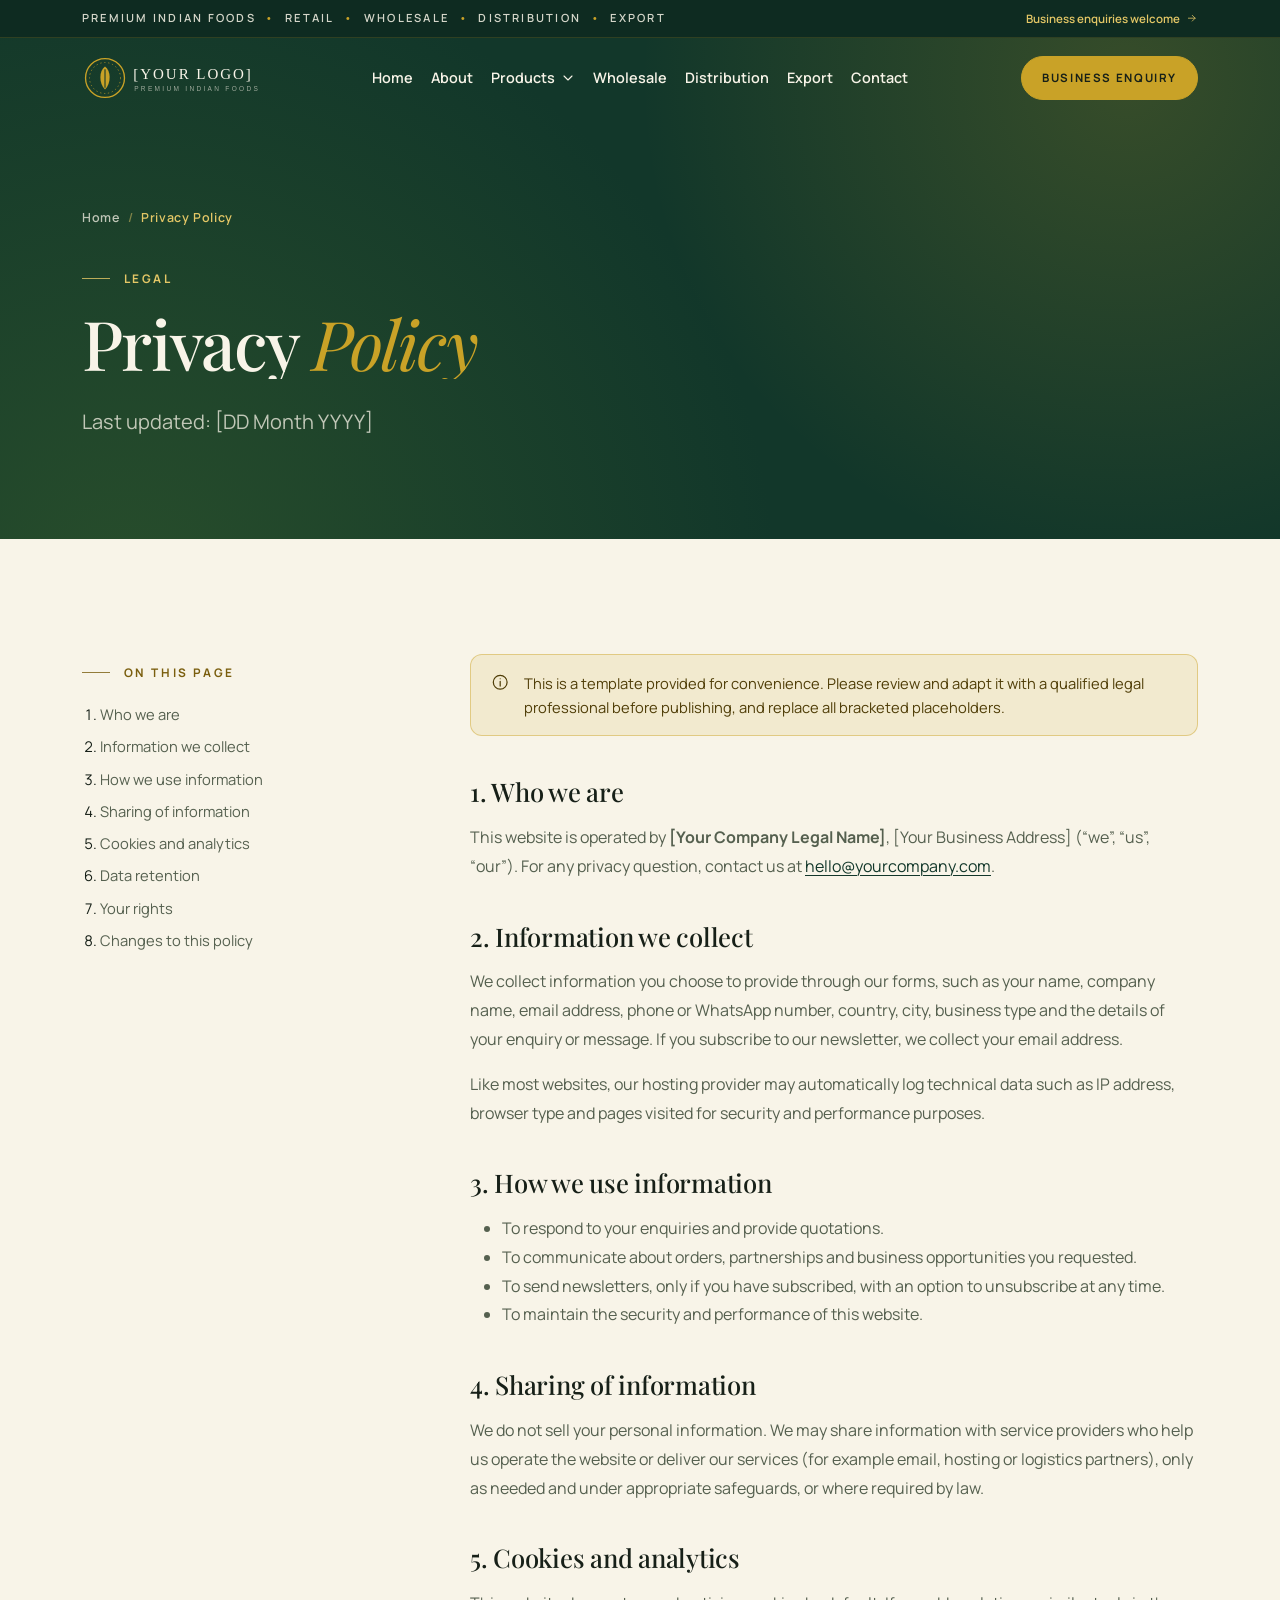
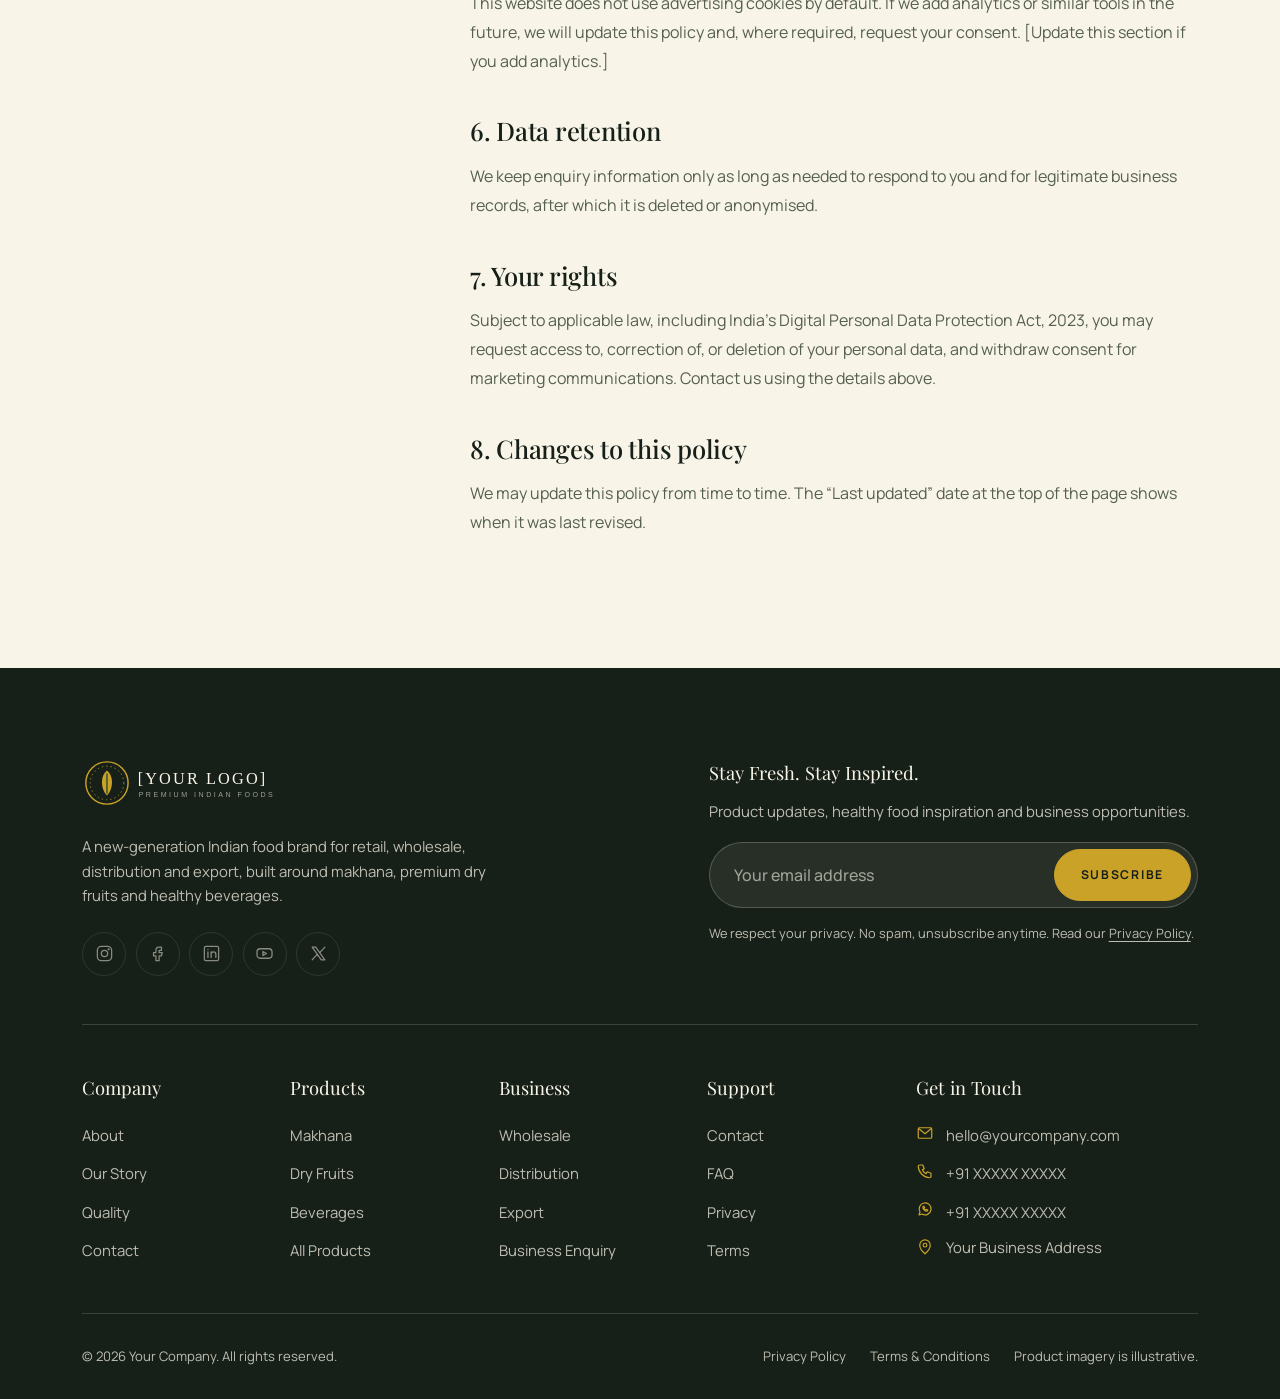
<file: pages/privacy-policy.html>
<!DOCTYPE html>
<html lang="en-IN">
<head>
<meta charset="utf-8">
<meta name="viewport" content="width=device-width, initial-scale=1">
<title>Privacy Policy | Your Company</title>
<meta name="description" content="How Your Company collects, uses and protects personal information submitted through this website.">
<link rel="canonical" href="https://www.yourdomain.com/pages/privacy-policy.html">
<meta name="theme-color" content="#12372A">
<meta property="og:type" content="website">
<meta property="og:site_name" content="Your Company">
<meta property="og:locale" content="en_IN">
<meta property="og:title" content="Privacy Policy | Your Company">
<meta property="og:description" content="How Your Company collects, uses and protects personal information submitted through this website.">
<meta property="og:url" content="https://www.yourdomain.com/pages/privacy-policy.html">
<meta property="og:image" content="https://www.yourdomain.com/assets/images/og-image.jpg">
<meta property="og:image:width" content="1200">
<meta property="og:image:height" content="630">
<meta name="twitter:card" content="summary_large_image">
<meta name="twitter:title" content="Privacy Policy | Your Company">
<meta name="twitter:description" content="How Your Company collects, uses and protects personal information submitted through this website.">
<meta name="twitter:image" content="https://www.yourdomain.com/assets/images/og-image.jpg">
<link rel="icon" href="../assets/icons/favicon.svg" type="image/svg+xml">
<link rel="apple-touch-icon" href="../assets/icons/apple-touch-icon.png">
<link rel="preconnect" href="https://fonts.googleapis.com">
<link rel="preconnect" href="https://fonts.gstatic.com" crossorigin>
<link rel="preconnect" href="https://cdn.jsdelivr.net" crossorigin>
<link rel="stylesheet" href="https://fonts.googleapis.com/css2?family=Manrope:wght@400;500;600;700&amp;family=Playfair+Display:ital,wght@0,400;0,500;0,600;1,400;1,500&amp;display=swap">
<link rel="stylesheet" href="https://cdn.jsdelivr.net/npm/bootstrap@5.3.3/dist/css/bootstrap.min.css" integrity="sha384-QWTKZyjpPEjISv5WaRU9OFeRpok6YctnYmDr5pNlyT2bRjXh0JMhjY6hW+ALEwIH" crossorigin="anonymous">
<link rel="stylesheet" href="../assets/css/style.css">
<link rel="stylesheet" href="../assets/css/responsive.css">
<script>document.documentElement.classList.add('js');</script>
<script type="application/ld+json">{"@context":"https://schema.org","@type":"BreadcrumbList","itemListElement":[{"@type":"ListItem","position":1,"name":"Home","item":"https://www.yourdomain.com/"},{"@type":"ListItem","position":2,"name":"Privacy Policy","item":"https://www.yourdomain.com/pages/privacy-policy.html"}]}</script>
</head>
<body class="page-privacy" data-base="../">
<a class="skip-link" href="#main">Skip to main content</a>
<svg xmlns="http://www.w3.org/2000/svg" aria-hidden="true" focusable="false" style="position:absolute;width:0;height:0;overflow:hidden"><defs><symbol id="i-arrow-right" viewBox="0 0 24 24" fill="none" stroke="currentColor" stroke-width="1.6" stroke-linecap="round" stroke-linejoin="round"><path d="M5 12h14M13 6l6 6-6 6"/></symbol><symbol id="i-arrow-up-right" viewBox="0 0 24 24" fill="none" stroke="currentColor" stroke-width="1.6" stroke-linecap="round" stroke-linejoin="round"><path d="M7 17L17 7M8 7h9v9"/></symbol><symbol id="i-arrow-up" viewBox="0 0 24 24" fill="none" stroke="currentColor" stroke-width="1.6" stroke-linecap="round" stroke-linejoin="round"><path d="M12 19V5M6 11l6-6 6 6"/></symbol><symbol id="i-chevron-down" viewBox="0 0 24 24" fill="none" stroke="currentColor" stroke-width="1.6" stroke-linecap="round" stroke-linejoin="round"><path d="M6 9l6 6 6-6"/></symbol><symbol id="i-chevron-left" viewBox="0 0 24 24" fill="none" stroke="currentColor" stroke-width="1.6" stroke-linecap="round" stroke-linejoin="round"><path d="M15 6l-6 6 6 6"/></symbol><symbol id="i-chevron-right" viewBox="0 0 24 24" fill="none" stroke="currentColor" stroke-width="1.6" stroke-linecap="round" stroke-linejoin="round"><path d="M9 6l6 6-6 6"/></symbol><symbol id="i-check" viewBox="0 0 24 24" fill="none" stroke="currentColor" stroke-width="1.6" stroke-linecap="round" stroke-linejoin="round"><path d="M5 12.5l4.5 4.5L19 7.5"/></symbol><symbol id="i-close" viewBox="0 0 24 24" fill="none" stroke="currentColor" stroke-width="1.6" stroke-linecap="round" stroke-linejoin="round"><path d="M6 6l12 12M18 6L6 18"/></symbol><symbol id="i-leaf" viewBox="0 0 24 24" fill="none" stroke="currentColor" stroke-width="1.6" stroke-linecap="round" stroke-linejoin="round"><path d="M5 19c0-8 5-14 15-14 0 10-6 15-14 15"/><path d="M5 19c3-4 6-7 10-9"/></symbol><symbol id="i-seedling" viewBox="0 0 24 24" fill="none" stroke="currentColor" stroke-width="1.6" stroke-linecap="round" stroke-linejoin="round"><path d="M12 21v-9"/><path d="M12 12c0-4-3-7-8-7 0 4 3 7 8 7z"/><path d="M12 10c0-3 2.5-6 7-6 0 3.5-2.5 6-7 6z"/></symbol><symbol id="i-box" viewBox="0 0 24 24" fill="none" stroke="currentColor" stroke-width="1.6" stroke-linecap="round" stroke-linejoin="round"><path d="M3.5 7.5L12 3l8.5 4.5v9L12 21l-8.5-4.5z"/><path d="M3.5 7.5L12 12l8.5-4.5M12 12v9"/></symbol><symbol id="i-truck" viewBox="0 0 24 24" fill="none" stroke="currentColor" stroke-width="1.6" stroke-linecap="round" stroke-linejoin="round"><path d="M2 6h11v10H2zM13 9h4.5l3.5 3.5V16h-8"/><circle cx="6.5" cy="17.5" r="1.8"/><circle cx="17" cy="17.5" r="1.8"/></symbol><symbol id="i-globe" viewBox="0 0 24 24" fill="none" stroke="currentColor" stroke-width="1.6" stroke-linecap="round" stroke-linejoin="round"><circle cx="12" cy="12" r="9"/><path d="M3 12h18"/><path d="M12 3c2.5 2.7 3.8 5.7 3.8 9s-1.3 6.3-3.8 9c-2.5-2.7-3.8-5.7-3.8-9S9.5 5.7 12 3z"/></symbol><symbol id="i-partner" viewBox="0 0 24 24" fill="none" stroke="currentColor" stroke-width="1.6" stroke-linecap="round" stroke-linejoin="round"><circle cx="9" cy="12" r="6"/><circle cx="15" cy="12" r="6"/></symbol><symbol id="i-store" viewBox="0 0 24 24" fill="none" stroke="currentColor" stroke-width="1.6" stroke-linecap="round" stroke-linejoin="round"><path d="M3 9l1.5-5h15L21 9M3 9h18"/><path d="M3 9c0 1.7 1.3 3 3 3s3-1.3 3-3c0 1.7 1.3 3 3 3s3-1.3 3-3c0 1.7 1.3 3 3 3s3-1.3 3-3"/><path d="M5 12v9h14v-9M10 21v-5h4v5"/></symbol><symbol id="i-building" viewBox="0 0 24 24" fill="none" stroke="currentColor" stroke-width="1.6" stroke-linecap="round" stroke-linejoin="round"><path d="M4 21V4h11v17M15 9h5v12M2 21h20M8 8h3M8 12h3M8 16h3"/></symbol><symbol id="i-shield" viewBox="0 0 24 24" fill="none" stroke="currentColor" stroke-width="1.6" stroke-linecap="round" stroke-linejoin="round"><path d="M12 3l8 3v6c0 4.5-3.4 8.3-8 9-4.6-.7-8-4.5-8-9V6z"/><path d="M8.5 12l2.5 2.5 4.5-5"/></symbol><symbol id="i-sparkle" viewBox="0 0 24 24" fill="none" stroke="currentColor" stroke-width="1.6" stroke-linecap="round" stroke-linejoin="round"><path d="M12 3l1.8 5.2L19 10l-5.2 1.8L12 17l-1.8-5.2L5 10l5.2-1.8z"/><path d="M19 16l.7 1.8 1.8.7-1.8.7-.7 1.8-.7-1.8-1.8-.7 1.8-.7z"/></symbol><symbol id="i-droplet" viewBox="0 0 24 24" fill="none" stroke="currentColor" stroke-width="1.6" stroke-linecap="round" stroke-linejoin="round"><path d="M12 3c3.5 4.2 6 7.6 6 10.5a6 6 0 0 1-12 0C6 10.6 8.5 7.2 12 3z"/></symbol><symbol id="i-heart" viewBox="0 0 24 24" fill="none" stroke="currentColor" stroke-width="1.6" stroke-linecap="round" stroke-linejoin="round"><path d="M12 20s-7.5-4.6-7.5-10A4.3 4.3 0 0 1 12 7.4 4.3 4.3 0 0 1 19.5 10c0 5.4-7.5 10-7.5 10z"/></symbol><symbol id="i-users" viewBox="0 0 24 24" fill="none" stroke="currentColor" stroke-width="1.6" stroke-linecap="round" stroke-linejoin="round"><circle cx="9" cy="8" r="3.5"/><path d="M2.5 20c0-3.6 2.9-6 6.5-6s6.5 2.4 6.5 6M16 4.6a3.5 3.5 0 0 1 0 6.8M18 14.2c2.1.7 3.5 2.8 3.5 5.8"/></symbol><symbol id="i-file" viewBox="0 0 24 24" fill="none" stroke="currentColor" stroke-width="1.6" stroke-linecap="round" stroke-linejoin="round"><path d="M6 3h8l4 4v14H6z"/><path d="M14 3v4h4M9 12h6M9 16h6"/></symbol><symbol id="i-ship" viewBox="0 0 24 24" fill="none" stroke="currentColor" stroke-width="1.6" stroke-linecap="round" stroke-linejoin="round"><path d="M4 14h16l-2.5 6h-11z"/><path d="M6 14V9h12v5M10 9V5h4v4"/></symbol><symbol id="i-layers" viewBox="0 0 24 24" fill="none" stroke="currentColor" stroke-width="1.6" stroke-linecap="round" stroke-linejoin="round"><path d="M12 3l9 4.5-9 4.5-9-4.5z"/><path d="M3 12l9 4.5 9-4.5M3 16.5L12 21l9-4.5"/></symbol><symbol id="i-tag" viewBox="0 0 24 24" fill="none" stroke="currentColor" stroke-width="1.6" stroke-linecap="round" stroke-linejoin="round"><path d="M3 12V4h8l10 10-8 8z"/><circle cx="7.5" cy="7.5" r="1.5"/></symbol><symbol id="i-mail" viewBox="0 0 24 24" fill="none" stroke="currentColor" stroke-width="1.6" stroke-linecap="round" stroke-linejoin="round"><rect x="3" y="5" width="18" height="14" rx="1.5"/><path d="M3.5 6l8.5 7 8.5-7"/></symbol><symbol id="i-phone" viewBox="0 0 24 24" fill="none" stroke="currentColor" stroke-width="1.6" stroke-linecap="round" stroke-linejoin="round"><path d="M5 4h4l2 5-2.5 1.5a11 11 0 0 0 5 5L15 13l5 2v4a2 2 0 0 1-2 2A16 16 0 0 1 3 6a2 2 0 0 1 2-2z"/></symbol><symbol id="i-whatsapp" viewBox="0 0 24 24" fill="none" stroke="currentColor" stroke-width="1.6" stroke-linecap="round" stroke-linejoin="round"><path d="M4 20l1.3-4A8 8 0 1 1 8 18.7z"/><path d="M9 9.2c0 3 2.6 5.8 5.8 5.8l1-1.6-2-1-1 1c-1-.5-1.7-1.2-2.2-2.2l1-1-1-2z"/></symbol><symbol id="i-pin" viewBox="0 0 24 24" fill="none" stroke="currentColor" stroke-width="1.6" stroke-linecap="round" stroke-linejoin="round"><path d="M12 21s-7-6.2-7-11.5A7 7 0 0 1 19 9.5C19 14.8 12 21 12 21z"/><circle cx="12" cy="9.5" r="2.5"/></symbol><symbol id="i-clock" viewBox="0 0 24 24" fill="none" stroke="currentColor" stroke-width="1.6" stroke-linecap="round" stroke-linejoin="round"><circle cx="12" cy="12" r="9"/><path d="M12 7v5l3 2"/></symbol><symbol id="i-instagram" viewBox="0 0 24 24" fill="none" stroke="currentColor" stroke-width="1.6" stroke-linecap="round" stroke-linejoin="round"><rect x="3" y="3" width="18" height="18" rx="5"/><circle cx="12" cy="12" r="4"/><circle cx="17.3" cy="6.7" r=".6" fill="currentColor"/></symbol><symbol id="i-facebook" viewBox="0 0 24 24" fill="none" stroke="currentColor" stroke-width="1.6" stroke-linecap="round" stroke-linejoin="round"><path d="M14 8h3V4h-3a4 4 0 0 0-4 4v3H7v4h3v6h4v-6h3l1-4h-4V8z"/></symbol><symbol id="i-linkedin" viewBox="0 0 24 24" fill="none" stroke="currentColor" stroke-width="1.6" stroke-linecap="round" stroke-linejoin="round"><rect x="3" y="3" width="18" height="18" rx="2"/><path d="M7.5 10v7M7.5 7v.01M11.5 17v-7M11.5 13a3 3 0 0 1 6 0v4"/></symbol><symbol id="i-youtube" viewBox="0 0 24 24" fill="none" stroke="currentColor" stroke-width="1.6" stroke-linecap="round" stroke-linejoin="round"><rect x="2.5" y="6" width="19" height="12" rx="4"/><path d="M10 9.5v5l4.5-2.5z"/></symbol><symbol id="i-x" viewBox="0 0 24 24" fill="none" stroke="currentColor" stroke-width="1.6" stroke-linecap="round" stroke-linejoin="round"><path d="M4 4h4.5L20 20h-4.5zM20 4l-6.6 7.2M4 20l6.6-7.2"/></symbol><symbol id="i-quote" viewBox="0 0 24 24" fill="none" stroke="currentColor" stroke-width="1.6" stroke-linecap="round" stroke-linejoin="round"><path d="M10 7c-3 .6-5 2.8-5 6.5V17h5v-5H7.6c.2-1.8 1.1-2.9 2.4-3.3zM19 7c-3 .6-5 2.8-5 6.5V17h5v-5h-2.4c.2-1.8 1.1-2.9 2.4-3.3z"/></symbol><symbol id="i-award" viewBox="0 0 24 24" fill="none" stroke="currentColor" stroke-width="1.6" stroke-linecap="round" stroke-linejoin="round"><circle cx="12" cy="9" r="6"/><path d="M8.5 14L7 21l5-2.5 5 2.5-1.5-7"/></symbol><symbol id="i-repeat" viewBox="0 0 24 24" fill="none" stroke="currentColor" stroke-width="1.6" stroke-linecap="round" stroke-linejoin="round"><path d="M17 2l3 3-3 3M4 11V9a4 4 0 0 1 4-4h12M7 22l-3-3 3-3M20 13v2a4 4 0 0 1-4 4H4"/></symbol><symbol id="i-compass" viewBox="0 0 24 24" fill="none" stroke="currentColor" stroke-width="1.6" stroke-linecap="round" stroke-linejoin="round"><circle cx="12" cy="12" r="9"/><path d="M15.5 8.5l-2 5-5 2 2-5z"/></symbol><symbol id="i-network" viewBox="0 0 24 24" fill="none" stroke="currentColor" stroke-width="1.6" stroke-linecap="round" stroke-linejoin="round"><circle cx="12" cy="5" r="2"/><circle cx="5" cy="19" r="2"/><circle cx="19" cy="19" r="2"/><path d="M12 7v5M12 12l-5.5 5.5M12 12l5.5 5.5"/></symbol><symbol id="i-route" viewBox="0 0 24 24" fill="none" stroke="currentColor" stroke-width="1.6" stroke-linecap="round" stroke-linejoin="round"><circle cx="6" cy="19" r="2"/><circle cx="18" cy="5" r="2"/><path d="M8 19h7.5a3.5 3.5 0 0 0 0-7h-7a3.5 3.5 0 0 1 0-7H16"/></symbol><symbol id="i-cup" viewBox="0 0 24 24" fill="none" stroke="currentColor" stroke-width="1.6" stroke-linecap="round" stroke-linejoin="round"><path d="M4 9h13v5a5 5 0 0 1-5 5H9a5 5 0 0 1-5-5z"/><path d="M17 10h1.5a2.5 2.5 0 0 1 0 5H17M8 3v3M12 3v3"/></symbol><symbol id="i-cart" viewBox="0 0 24 24" fill="none" stroke="currentColor" stroke-width="1.6" stroke-linecap="round" stroke-linejoin="round"><path d="M3 4h2.5l2.2 11h10.6L20 8H6.5"/><circle cx="9" cy="19" r="1.5"/><circle cx="17" cy="19" r="1.5"/></symbol><symbol id="i-eye" viewBox="0 0 24 24" fill="none" stroke="currentColor" stroke-width="1.6" stroke-linecap="round" stroke-linejoin="round"><path d="M2 12s3.6-7 10-7 10 7 10 7-3.6 7-10 7S2 12 2 12z"/><circle cx="12" cy="12" r="3"/></symbol><symbol id="i-send" viewBox="0 0 24 24" fill="none" stroke="currentColor" stroke-width="1.6" stroke-linecap="round" stroke-linejoin="round"><path d="M4 12l16-8-6 16-2.5-6.5z"/><path d="M11.5 13.5L20 4"/></symbol><symbol id="i-message" viewBox="0 0 24 24" fill="none" stroke="currentColor" stroke-width="1.6" stroke-linecap="round" stroke-linejoin="round"><path d="M4 5h16v11H9l-5 4z"/></symbol><symbol id="i-sun" viewBox="0 0 24 24" fill="none" stroke="currentColor" stroke-width="1.6" stroke-linecap="round" stroke-linejoin="round"><circle cx="12" cy="12" r="4"/><path d="M12 2v2M12 20v2M2 12h2M20 12h2M4.9 4.9l1.4 1.4M17.7 17.7l1.4 1.4M4.9 19.1l1.4-1.4M17.7 6.3l1.4-1.4"/></symbol><symbol id="i-scale" viewBox="0 0 24 24" fill="none" stroke="currentColor" stroke-width="1.6" stroke-linecap="round" stroke-linejoin="round"><path d="M12 3v18M7 21h10M5 7h14M5 7l-3 7a3 3 0 0 0 6 0zM19 7l-3 7a3 3 0 0 0 6 0z"/></symbol><symbol id="i-hotel" viewBox="0 0 24 24" fill="none" stroke="currentColor" stroke-width="1.6" stroke-linecap="round" stroke-linejoin="round"><path d="M3 21V9l9-6 9 6v12M3 21h18M9 21v-5h6v5M8 11h2M14 11h2"/></symbol><symbol id="i-briefcase" viewBox="0 0 24 24" fill="none" stroke="currentColor" stroke-width="1.6" stroke-linecap="round" stroke-linejoin="round"><rect x="3" y="7" width="18" height="13" rx="1.5"/><path d="M8 7V4h8v3M3 13h18"/></symbol><symbol id="i-search" viewBox="0 0 24 24" fill="none" stroke="currentColor" stroke-width="1.6" stroke-linecap="round" stroke-linejoin="round"><circle cx="11" cy="11" r="7"/><path d="M20 20l-4-4"/></symbol><symbol id="i-info" viewBox="0 0 24 24" fill="none" stroke="currentColor" stroke-width="1.6" stroke-linecap="round" stroke-linejoin="round"><circle cx="12" cy="12" r="9"/><path d="M12 11v6M12 7.5v.01"/></symbol><symbol id="i-alert" viewBox="0 0 24 24" fill="none" stroke="currentColor" stroke-width="1.6" stroke-linecap="round" stroke-linejoin="round"><path d="M12 3l10 18H2z"/><path d="M12 10v5M12 18v.01"/></symbol><symbol id="i-grid" viewBox="0 0 24 24" fill="none" stroke="currentColor" stroke-width="1.6" stroke-linecap="round" stroke-linejoin="round"><rect x="4" y="4" width="7" height="7"/><rect x="13" y="4" width="7" height="7"/><rect x="4" y="13" width="7" height="7"/><rect x="13" y="13" width="7" height="7"/></symbol></defs></svg>
<header class="site-header" data-header>
  <div class="announce">
    <div class="container announce__inner">
      <p class="announce__text"><span class="announce__lead">Premium Indian Foods<span aria-hidden="true">•</span></span>Retail<span aria-hidden="true">•</span>Wholesale<span aria-hidden="true">•</span>Distribution<span aria-hidden="true">•</span>Export</p>
      <a class="announce__link" href="enquiry.html">Business enquiries welcome <svg class="icon" aria-hidden="true" focusable="false"><use href="#i-arrow-right"></use></svg></a>
    </div>
  </div>
  <nav class="nav" aria-label="Primary">
    <div class="container nav__inner">
      <a class="brand" href="../index.html" aria-label="Your Company home">
        <img class="brand__logo brand__logo--light" src="../assets/images/brand/logo-light.svg" alt="" width="200" height="52">
        <img class="brand__logo brand__logo--dark" src="../assets/images/brand/logo-dark.svg" alt="" width="200" height="52">
      </a>
      <ul class="nav__menu">
        <li><a class="nav__link" href="../index.html">Home</a></li>
        <li><a class="nav__link" href="about.html">About</a></li>
        <li class="nav__dd" data-dropdown>
          <button class="nav__link nav__dd-toggle" type="button" aria-expanded="false" aria-controls="mega-products">Products <svg class="icon" aria-hidden="true" focusable="false"><use href="#i-chevron-down"></use></svg></button>
          <div class="mega" id="mega-products">
            <div class="mega__inner">
              <a class="mega__card" href="makhana.html">
                <span class="mega__img"><img src="../assets/images/products/category-makhana.webp" alt="" width="800" height="1000" loading="lazy" decoding="async"></span>
                <span class="mega__label">Makhana</span><span class="mega__desc">Premium fox nuts</span>
              </a>
              <a class="mega__card" href="dry-fruits.html">
                <span class="mega__img"><img src="../assets/images/products/category-dry-fruits.webp" alt="" width="800" height="1000" loading="lazy" decoding="async"></span>
                <span class="mega__label">Dry Fruits</span><span class="mega__desc">Almonds, cashews &amp; more</span>
              </a>
              <a class="mega__card" href="beverages.html">
                <span class="mega__img"><img src="../assets/images/products/category-beverages.webp" alt="" width="800" height="1000" loading="lazy" decoding="async"></span>
                <span class="mega__label">Beverages</span><span class="mega__desc">Wellness drink concepts</span>
              </a>
              <div class="mega__aside">
                <p class="eyebrow">Our Range</p>
                <a class="mega__all" href="products.html">All Products <svg class="icon" aria-hidden="true" focusable="false"><use href="#i-arrow-right"></use></svg></a>
                <a class="mega__sub" href="products.html#snacks">Healthy Snacks</a>
                <a class="mega__sub" href="enquiry.html?type=private-label">Private Label</a>
              </div>
            </div>
          </div>
        </li>
        <li><a class="nav__link" href="wholesale.html">Wholesale</a></li>
        <li><a class="nav__link" href="distribution.html">Distribution</a></li>
        <li><a class="nav__link" href="export.html">Export</a></li>
        <li><a class="nav__link" href="contact.html">Contact</a></li>
      </ul>
      <a class="btn-lux btn-lux--gold btn-lux--sm nav__cta" href="enquiry.html"><span class="btn-lux__label">Business Enquiry</span></a>
      <button class="burger" type="button" aria-expanded="false" aria-controls="mobile-menu" aria-label="Open menu" data-burger>
        <span class="burger__line"></span><span class="burger__line"></span><span class="burger__line"></span>
      </button>
    </div>
  </nav>
</header>
<div class="mobile-menu" id="mobile-menu" data-mobile-menu aria-label="Mobile navigation" role="dialog" aria-modal="true" hidden>
  <div class="mobile-menu__inner">
    <ul class="mobile-menu__list">
      <li style="--i:0"><a href="../index.html"><span class="mobile-menu__num">01</span>Home</a></li>
      <li style="--i:1"><a href="about.html"><span class="mobile-menu__num">02</span>About</a></li>
      <li style="--i:2"><a href="products.html"><span class="mobile-menu__num">03</span>Products</a></li>
      <li style="--i:3"><a href="makhana.html"><span class="mobile-menu__num">04</span>Makhana</a></li>
      <li style="--i:4"><a href="dry-fruits.html"><span class="mobile-menu__num">05</span>Dry Fruits</a></li>
      <li style="--i:5"><a href="beverages.html"><span class="mobile-menu__num">06</span>Beverages</a></li>
      <li style="--i:6"><a href="wholesale.html"><span class="mobile-menu__num">07</span>Wholesale</a></li>
      <li style="--i:7"><a href="distribution.html"><span class="mobile-menu__num">08</span>Distribution</a></li>
      <li style="--i:8"><a href="export.html"><span class="mobile-menu__num">09</span>Export</a></li>
      <li style="--i:9"><a href="contact.html"><span class="mobile-menu__num">10</span>Contact</a></li>
    </ul>
    <div class="mobile-menu__foot">
      <a class="btn-lux btn-lux--gold w-100" href="enquiry.html"><span class="btn-lux__label">Business Enquiry</span><svg class="icon btn-lux__icon" aria-hidden="true" focusable="false"><use href="#i-arrow-right"></use></svg></a>
      <div class="mobile-menu__contact">
        <a href="contact.html" data-config="email" data-config-href="email">hello@yourcompany.com</a>
        <a href="contact.html" data-config-href="whatsapp"><svg class="icon" aria-hidden="true" focusable="false"><use href="#i-whatsapp"></use></svg> WhatsApp us</a>
      </div>
    </div>
  </div>
</div>
<main id="main" tabindex="-1">

<section class="page-hero page-hero--legal" aria-labelledby="page-title">
  
  <div class="page-hero__overlay"></div>
  
  <div class="container page-hero__inner">
    <nav class="crumbs" aria-label="Breadcrumb"><ol><li><a href="../index.html">Home</a></li><li aria-current="page">Privacy Policy</li></ol></nav>
    <div class="page-hero__content">
      <p class="eyebrow eyebrow--light" data-reveal="fade-up">Legal</p>
      <h1 class="t-display t-display--page" id="page-title" data-reveal="fade-up" data-delay="1">Privacy <em>Policy</em></h1>
      <p class="page-hero__lead" data-reveal="fade-up" data-delay="2">Last updated: [DD Month YYYY]</p>
      
    </div>
  </div>
</section>
<section class="section section--cream legal" aria-label="Privacy Policy">
  <div class="container">
    <div class="row g-5">
      <div class="col-lg-3">
        <nav class="legal__toc" aria-label="On this page"><p class="eyebrow">On this page</p><ol><li><a href="#s1">Who we are</a></li><li><a href="#s2">Information we collect</a></li><li><a href="#s3">How we use information</a></li><li><a href="#s4">Sharing of information</a></li><li><a href="#s5">Cookies and analytics</a></li><li><a href="#s6">Data retention</a></li><li><a href="#s7">Your rights</a></li><li><a href="#s8">Changes to this policy</a></li></ol></nav>
      </div>
      <div class="col-lg-8 offset-lg-1">
        <div class="legal__note"><svg class="icon" aria-hidden="true" focusable="false"><use href="#i-info"></use></svg><p>This is a template provided for convenience. Please review and adapt it with a qualified legal professional before publishing, and replace all bracketed placeholders.</p></div>
        <article class="legal__body">
          <h2 id="s1">1. Who we are</h2>
          <p>This website is operated by <strong>[Your Company Legal Name]</strong>, [Your Business Address] (“we”, “us”, “our”). For any privacy question, contact us at <a href="mailto:hello@yourcompany.com" data-config="email" data-config-href="email">hello@yourcompany.com</a>.</p>
          <h2 id="s2">2. Information we collect</h2>
          <p>We collect information you choose to provide through our forms, such as your name, company name, email address, phone or WhatsApp number, country, city, business type and the details of your enquiry or message. If you subscribe to our newsletter, we collect your email address.</p><p>Like most websites, our hosting provider may automatically log technical data such as IP address, browser type and pages visited for security and performance purposes.</p>
          <h2 id="s3">3. How we use information</h2>
          <ul><li>To respond to your enquiries and provide quotations.</li><li>To communicate about orders, partnerships and business opportunities you requested.</li><li>To send newsletters, only if you have subscribed, with an option to unsubscribe at any time.</li><li>To maintain the security and performance of this website.</li></ul>
          <h2 id="s4">4. Sharing of information</h2>
          <p>We do not sell your personal information. We may share information with service providers who help us operate the website or deliver our services (for example email, hosting or logistics partners), only as needed and under appropriate safeguards, or where required by law.</p>
          <h2 id="s5">5. Cookies and analytics</h2>
          <p>This website does not use advertising cookies by default. If we add analytics or similar tools in the future, we will update this policy and, where required, request your consent. [Update this section if you add analytics.]</p>
          <h2 id="s6">6. Data retention</h2>
          <p>We keep enquiry information only as long as needed to respond to you and for legitimate business records, after which it is deleted or anonymised.</p>
          <h2 id="s7">7. Your rights</h2>
          <p>Subject to applicable law, including India’s Digital Personal Data Protection Act, 2023, you may request access to, correction of, or deletion of your personal data, and withdraw consent for marketing communications. Contact us using the details above.</p>
          <h2 id="s8">8. Changes to this policy</h2>
          <p>We may update this policy from time to time. The “Last updated” date at the top of the page shows when it was last revised.</p>
        </article>
      </div>
    </div>
  </div>
</section>

</main>
<footer class="footer">
  <div class="container">
    <div class="footer__top">
      <div class="footer__brand">
        <a class="brand brand--footer" href="../index.html" aria-label="Your Company home"><img src="../assets/images/brand/logo-light.svg" alt="" width="200" height="52" loading="lazy"></a>
        <p class="footer__tagline">A new-generation Indian food brand for retail, wholesale, distribution and export, built around makhana, premium dry fruits and healthy beverages.</p>
        <ul class="social" aria-label="Social media"><li><span class="social__link is-placeholder" data-social="instagram" title="Instagram — add your link in assets/js/config.js"><span class="visually-hidden">Instagram</span><svg class="icon" aria-hidden="true" focusable="false"><use href="#i-instagram"></use></svg></span></li><li><span class="social__link is-placeholder" data-social="facebook" title="Facebook — add your link in assets/js/config.js"><span class="visually-hidden">Facebook</span><svg class="icon" aria-hidden="true" focusable="false"><use href="#i-facebook"></use></svg></span></li><li><span class="social__link is-placeholder" data-social="linkedin" title="LinkedIn — add your link in assets/js/config.js"><span class="visually-hidden">LinkedIn</span><svg class="icon" aria-hidden="true" focusable="false"><use href="#i-linkedin"></use></svg></span></li><li><span class="social__link is-placeholder" data-social="youtube" title="YouTube — add your link in assets/js/config.js"><span class="visually-hidden">YouTube</span><svg class="icon" aria-hidden="true" focusable="false"><use href="#i-youtube"></use></svg></span></li><li><span class="social__link is-placeholder" data-social="x" title="X (Twitter) — add your link in assets/js/config.js"><span class="visually-hidden">X (Twitter)</span><svg class="icon" aria-hidden="true" focusable="false"><use href="#i-x"></use></svg></span></li></ul>
      </div>
      <div class="footer__news">
        <p class="footer__title">Stay Fresh. Stay Inspired.</p>
        <p class="footer__news-text">Product updates, healthy food inspiration and business opportunities.</p>
        <form class="news-form news-form--compact" data-form="newsletter" novalidate>
  <div class="news-form__row">
    <label for="footer-news" class="visually-hidden">Email address</label>
    <input class="news-form__input" type="email" id="footer-news" name="email" required autocomplete="email" placeholder="Your email address" aria-describedby="footer-news-error footer-news-micro">
    <button class="btn-lux btn-lux--gold" type="submit"><span class="btn-lux__label">Subscribe</span><span class="btn-lux__spinner" aria-hidden="true"></span></button>
  </div>
  <div class="hp-field" aria-hidden="true"><label>Leave this field empty<input type="text" name="company_website" tabindex="-1" autocomplete="off"></label></div>
  <p class="field__error" id="footer-news-error" data-error-for="email"></p>
  <p class="news-form__micro" id="footer-news-micro">We respect your privacy. No spam, unsubscribe anytime. Read our <a href="privacy-policy.html">Privacy Policy</a>.</p>
  <div class="form-status" data-form-status role="status" aria-live="polite"></div>
</form>
      </div>
    </div>
    <div class="footer__cols">
      <div class="footer__col">
        <p class="footer__title">Company</p>
        <ul><li><a href="about.html">About</a></li><li><a href="about.html#story">Our Story</a></li><li><a href="about.html#quality">Quality</a></li><li><a href="contact.html">Contact</a></li></ul>
      </div>
      <div class="footer__col">
        <p class="footer__title">Products</p>
        <ul><li><a href="makhana.html">Makhana</a></li><li><a href="dry-fruits.html">Dry Fruits</a></li><li><a href="beverages.html">Beverages</a></li><li><a href="products.html">All Products</a></li></ul>
      </div>
      <div class="footer__col">
        <p class="footer__title">Business</p>
        <ul><li><a href="wholesale.html">Wholesale</a></li><li><a href="distribution.html">Distribution</a></li><li><a href="export.html">Export</a></li><li><a href="enquiry.html">Business Enquiry</a></li></ul>
      </div>
      <div class="footer__col">
        <p class="footer__title">Support</p>
        <ul><li><a href="contact.html">Contact</a></li><li><a href="contact.html#faq">FAQ</a></li><li><a href="privacy-policy.html">Privacy</a></li><li><a href="terms.html">Terms</a></li></ul>
      </div>
      <div class="footer__col footer__col--contact">
        <p class="footer__title">Get in Touch</p>
        <ul class="footer__contact">
          <li><svg class="icon" aria-hidden="true" focusable="false"><use href="#i-mail"></use></svg><a href="contact.html" data-config="email" data-config-href="email">hello@yourcompany.com</a></li>
          <li><svg class="icon" aria-hidden="true" focusable="false"><use href="#i-phone"></use></svg><a href="contact.html" data-config="phone" data-config-href="phone">+91 XXXXX XXXXX</a></li>
          <li><svg class="icon" aria-hidden="true" focusable="false"><use href="#i-whatsapp"></use></svg><a href="contact.html" data-config="whatsapp" data-config-href="whatsapp">+91 XXXXX XXXXX</a></li>
          <li><svg class="icon" aria-hidden="true" focusable="false"><use href="#i-pin"></use></svg><span data-config="address">Your Business Address</span></li>
        </ul>
      </div>
    </div>
    <div class="footer__bottom">
      <p>© <span data-year>2026</span> <span data-config="companyName">Your Company</span>. All rights reserved.</p>
      <p class="footer__legal"><a href="privacy-policy.html">Privacy Policy</a><a href="terms.html">Terms &amp; Conditions</a><span>Product imagery is illustrative.</span></p>
    </div>
  </div>
</footer>
<div class="m-cta" data-mcta>
  <a class="m-cta__main" href="enquiry.html"><svg class="icon" aria-hidden="true" focusable="false"><use href="#i-briefcase"></use></svg><span>Business Enquiry</span></a>
  <a class="m-cta__icon" href="contact.html" data-config-href="whatsapp" aria-label="Chat on WhatsApp"><svg class="icon" aria-hidden="true" focusable="false"><use href="#i-whatsapp"></use></svg></a>
  <a class="m-cta__icon" href="contact.html" data-config-href="phone" aria-label="Call us"><svg class="icon" aria-hidden="true" focusable="false"><use href="#i-phone"></use></svg></a>
</div>
<button class="to-top" type="button" data-to-top aria-label="Back to top"><svg class="icon" aria-hidden="true" focusable="false"><use href="#i-arrow-up"></use></svg></button>
<script src="../assets/js/config.js" defer></script>
<script src="../assets/js/main.js" defer></script>
<script src="../assets/js/animations.js" defer></script>
<script src="../assets/js/forms.js" defer></script>
</body>
</html>
</file>
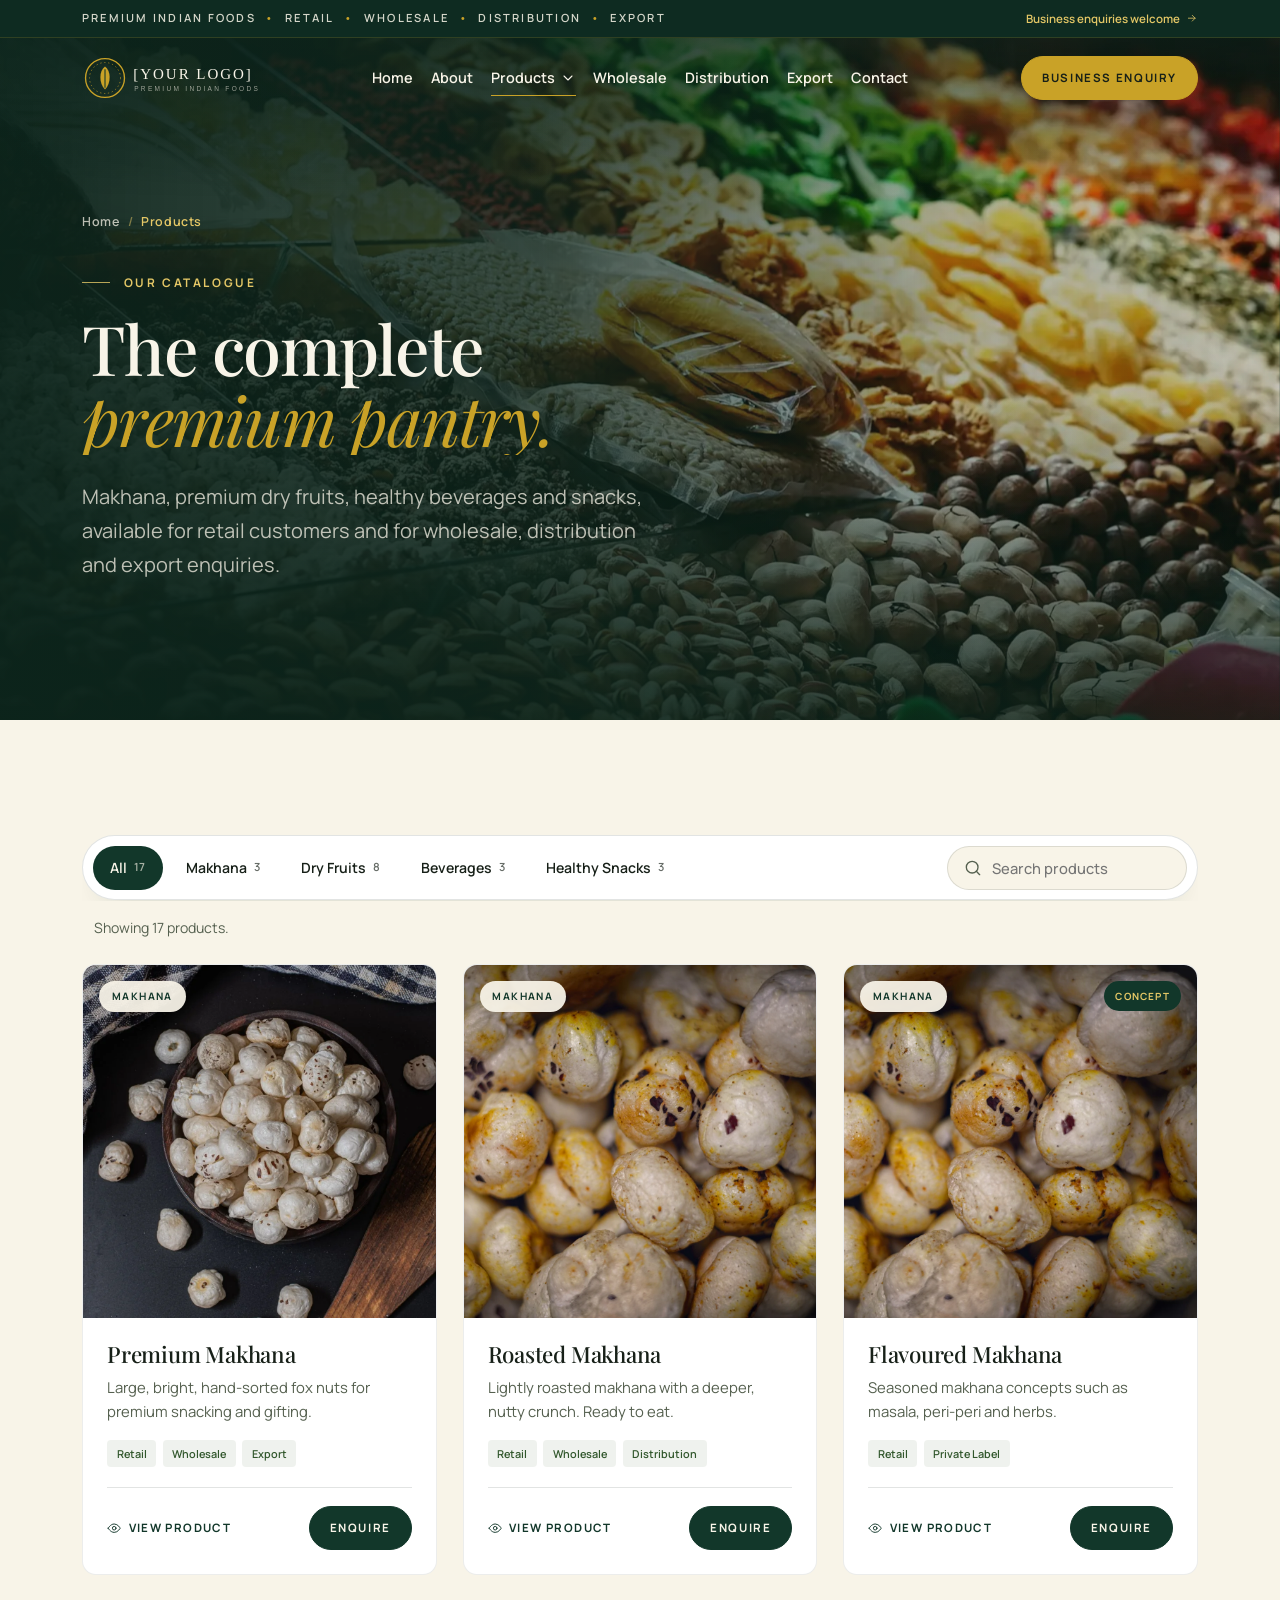
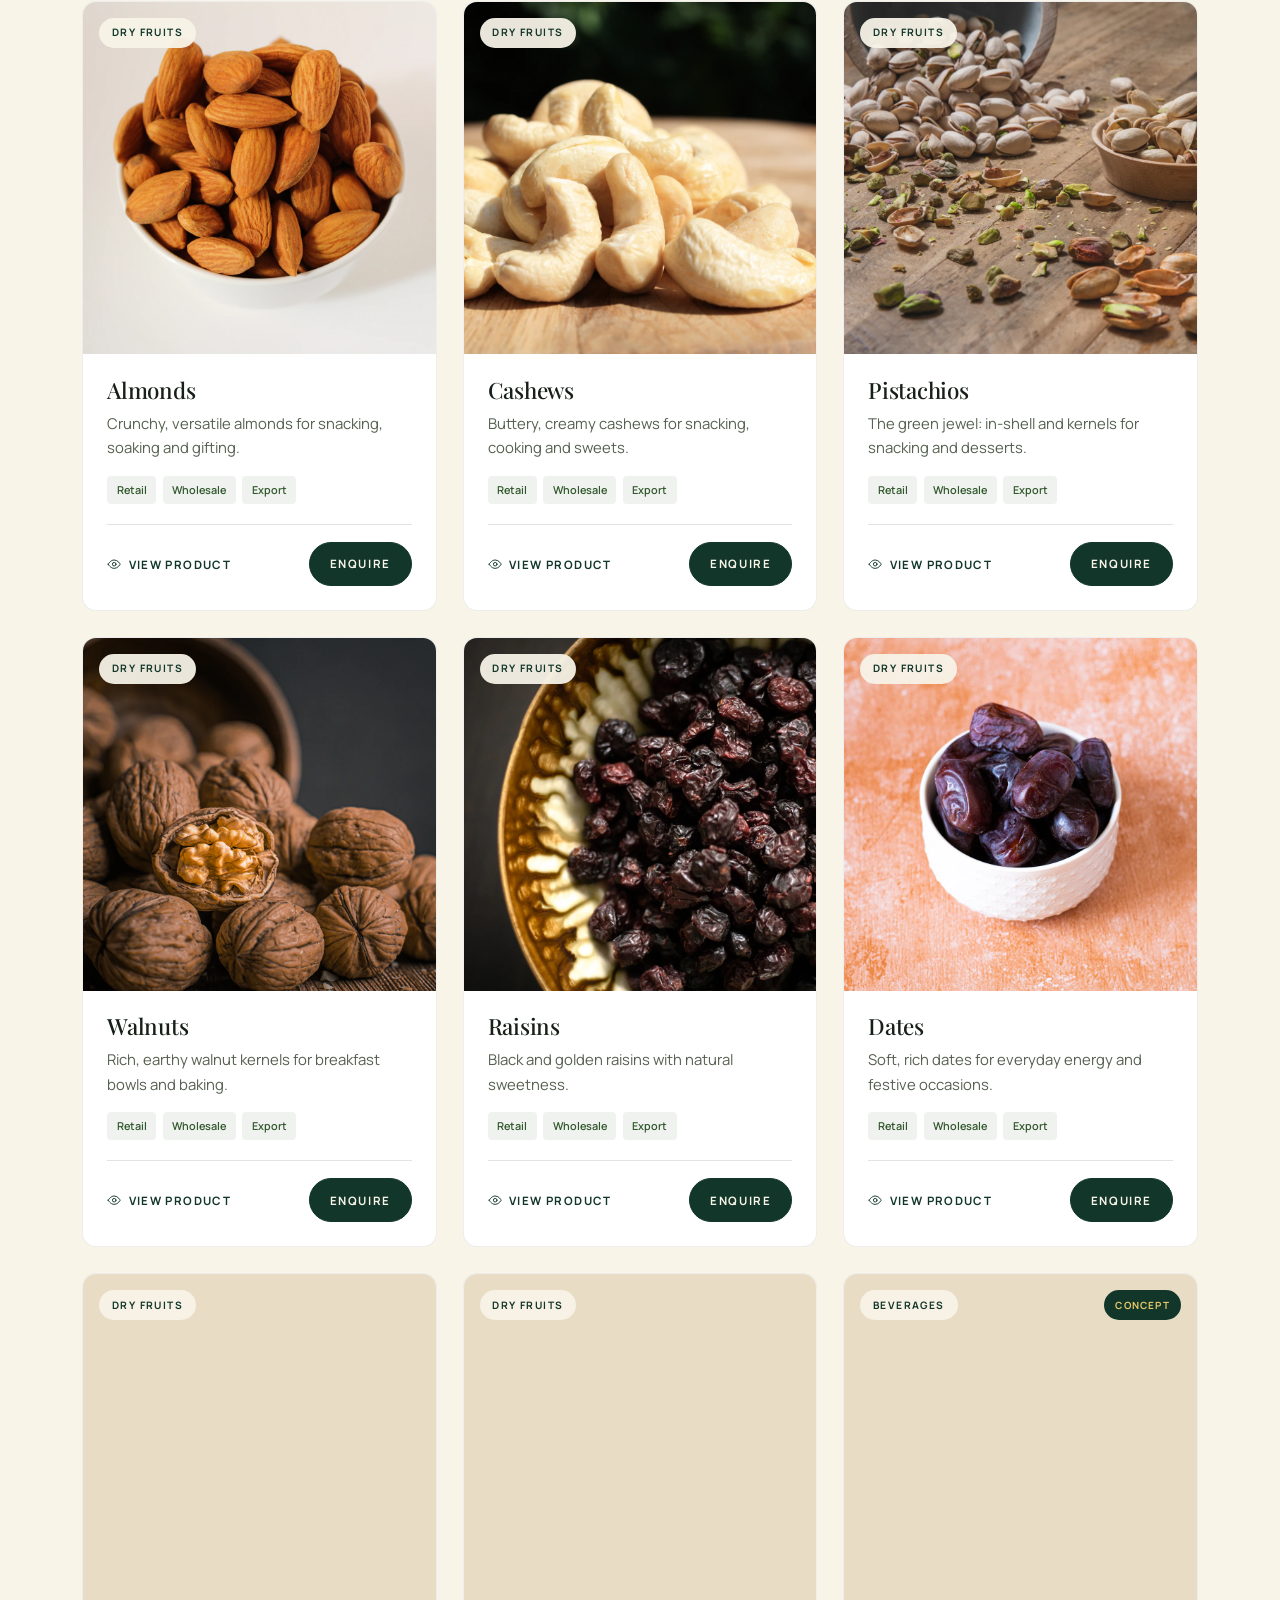
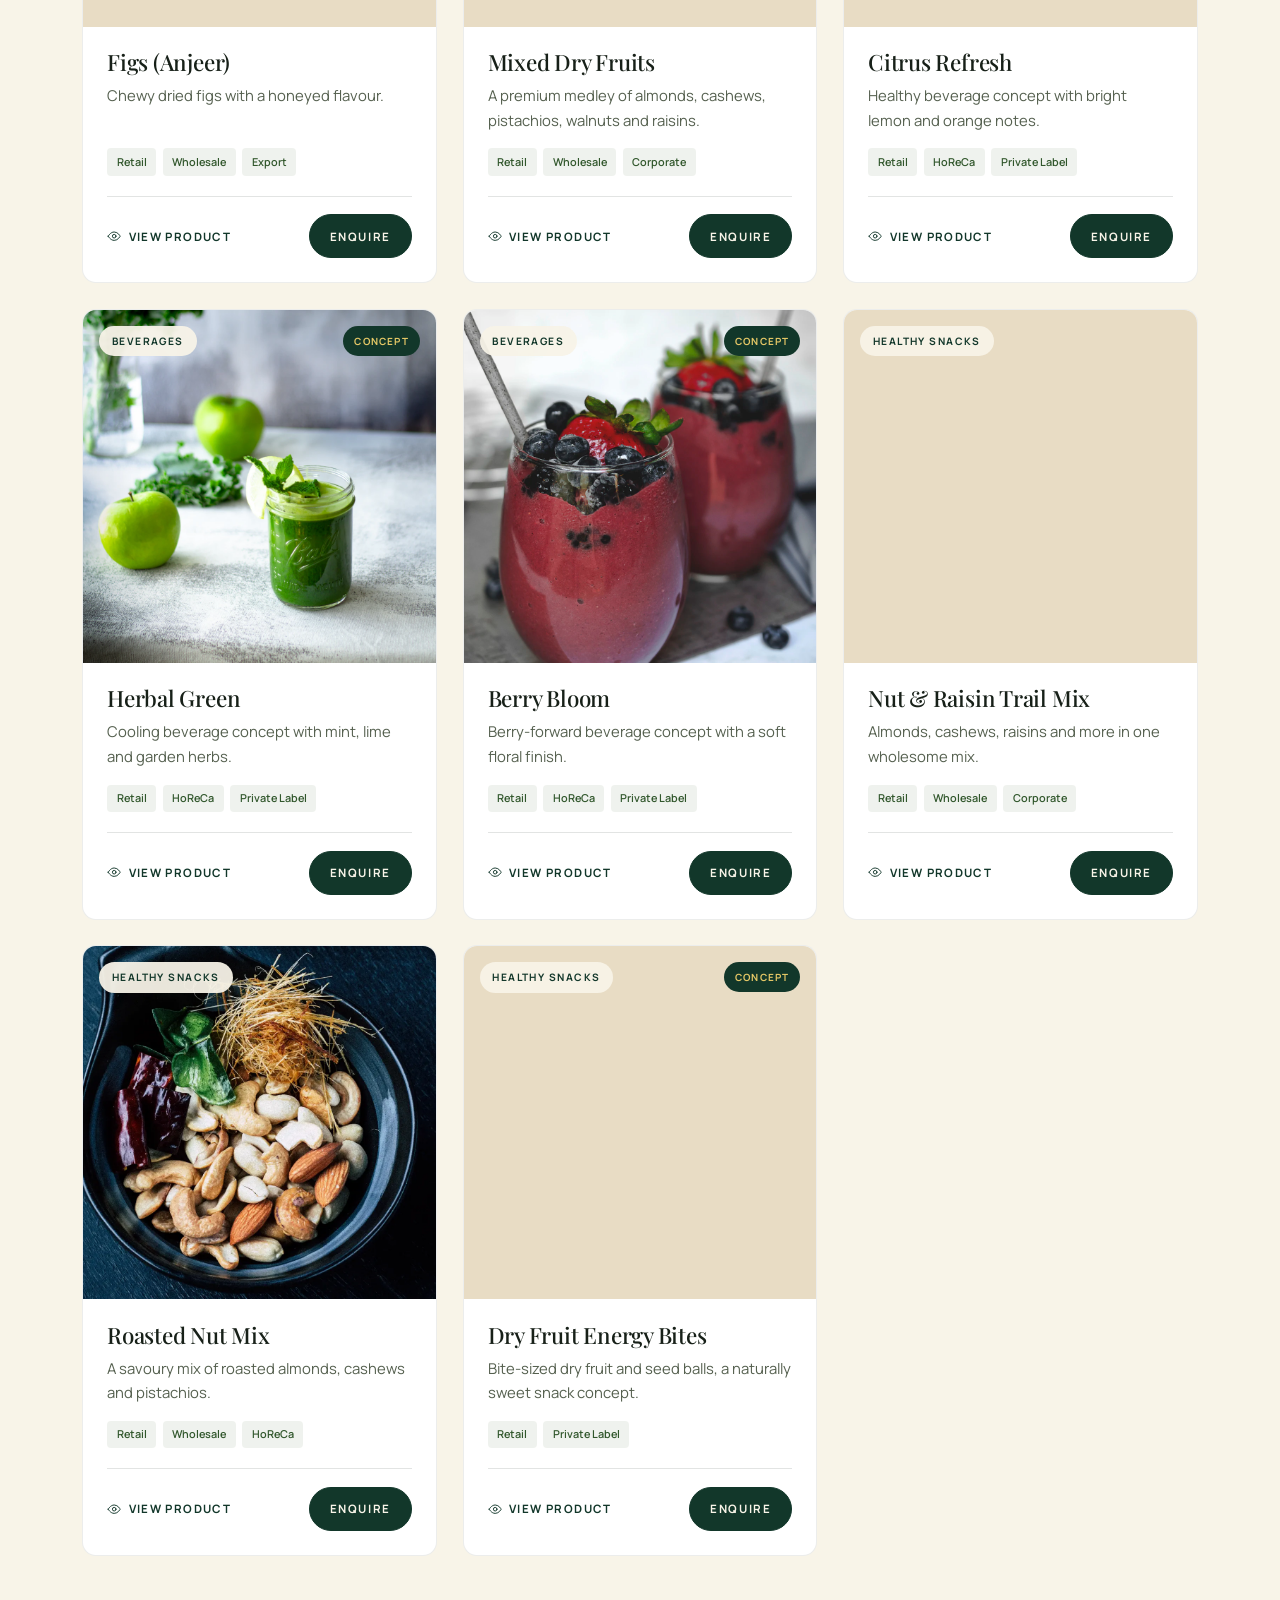
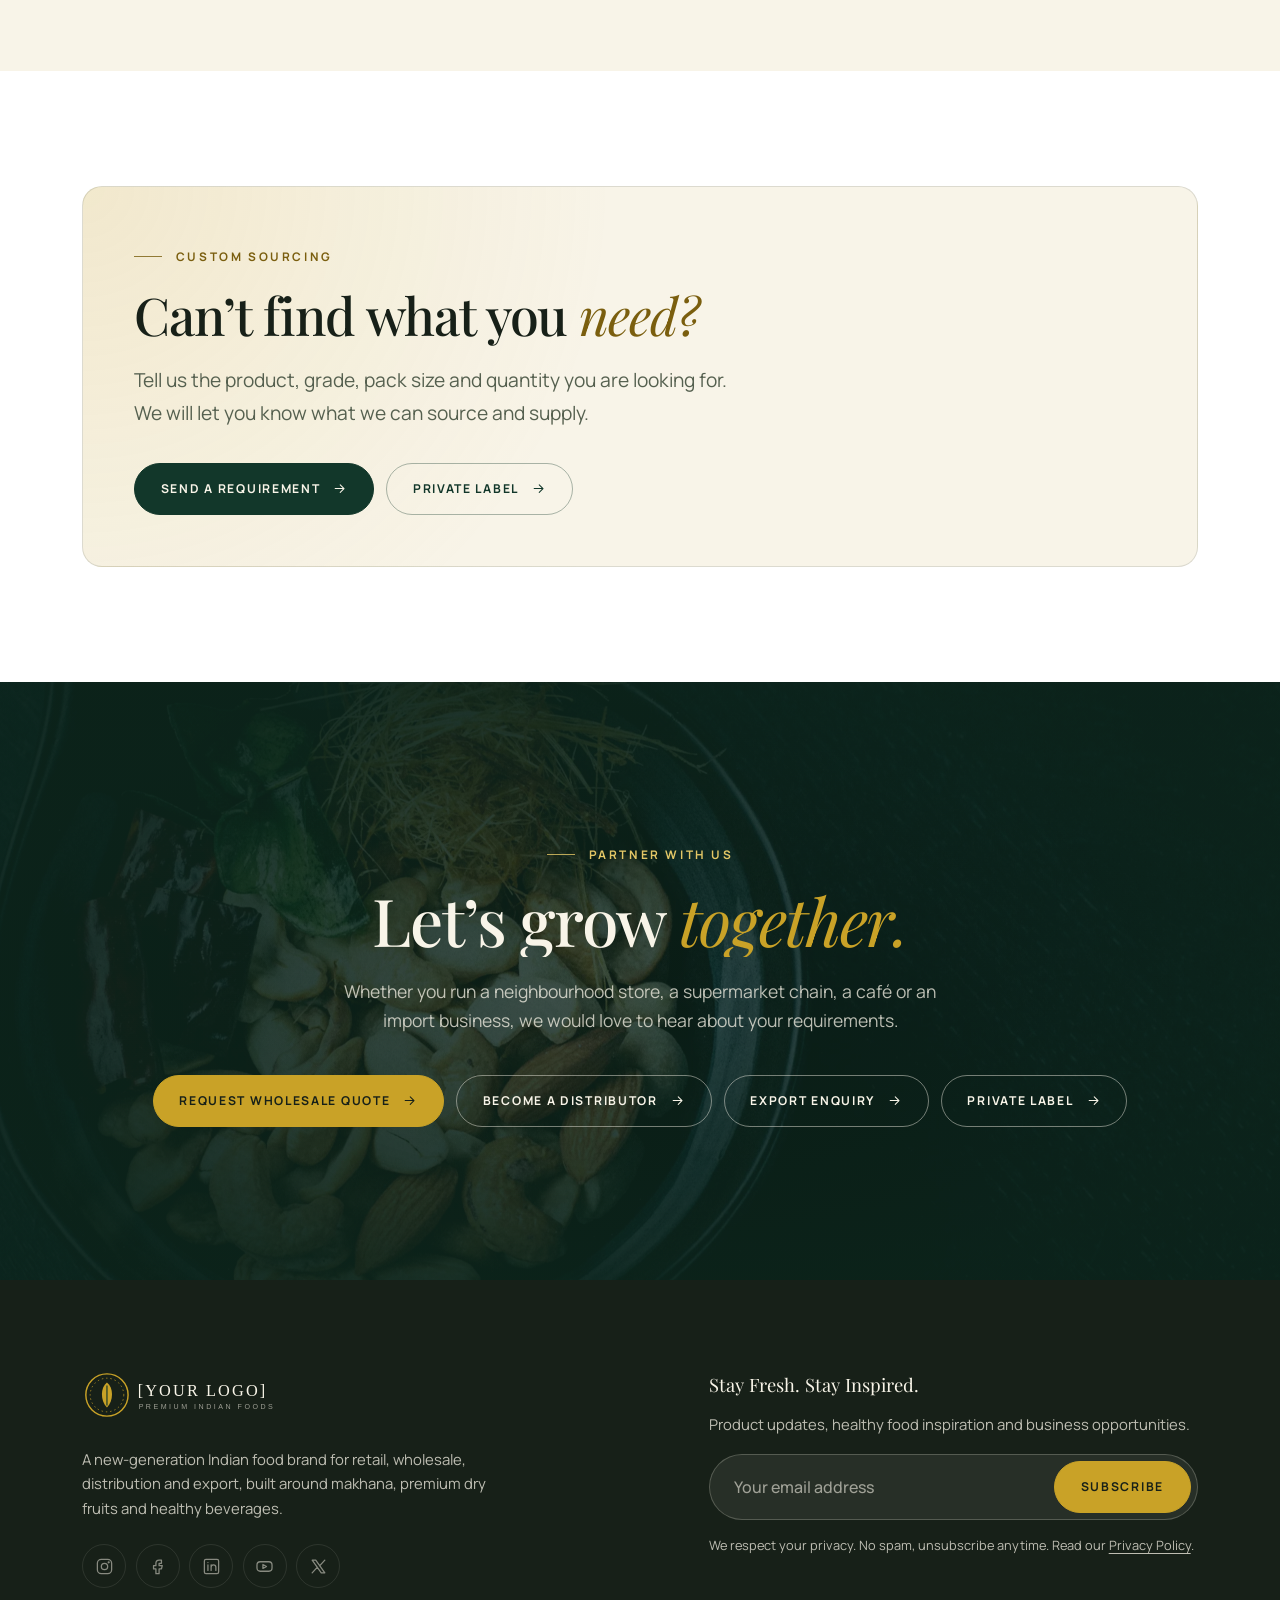
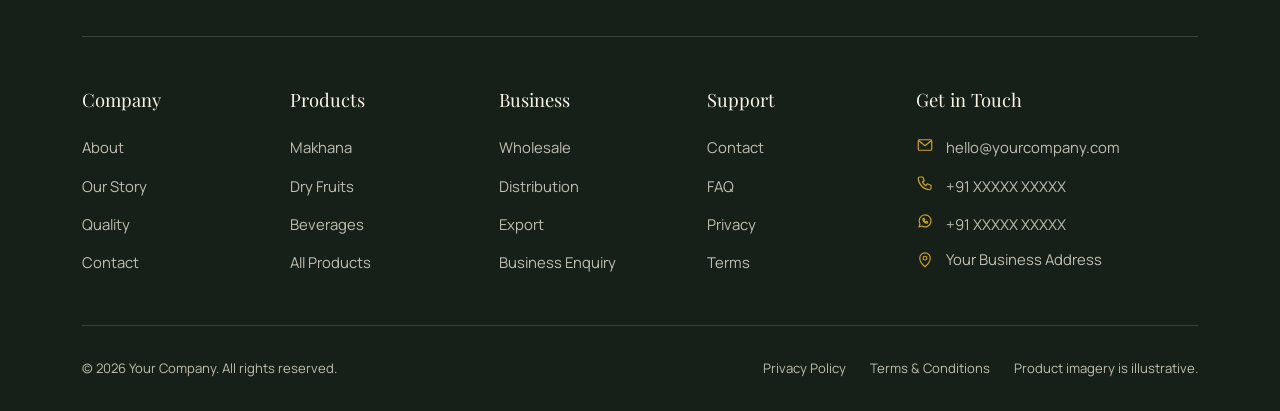
<file: pages/products.html>
<!DOCTYPE html>
<html lang="en-IN">
<head>
<meta charset="utf-8">
<meta name="viewport" content="width=device-width, initial-scale=1">
<title>Products | Makhana, Dry Fruits, Beverages & Healthy Snacks | Your Company</title>
<meta name="description" content="Browse our catalogue of premium makhana, almonds, cashews, pistachios, walnuts, raisins, dates, figs, healthy beverages and snacks for retail and B2B buyers.">
<link rel="canonical" href="https://www.yourdomain.com/pages/products.html">
<meta name="theme-color" content="#12372A">
<meta property="og:type" content="website">
<meta property="og:site_name" content="Your Company">
<meta property="og:locale" content="en_IN">
<meta property="og:title" content="Products | Makhana, Dry Fruits, Beverages & Healthy Snacks | Your Company">
<meta property="og:description" content="Browse our catalogue of premium makhana, almonds, cashews, pistachios, walnuts, raisins, dates, figs, healthy beverages and snacks for retail and B2B buyers.">
<meta property="og:url" content="https://www.yourdomain.com/pages/products.html">
<meta property="og:image" content="https://www.yourdomain.com/assets/images/og-image.jpg">
<meta property="og:image:width" content="1200">
<meta property="og:image:height" content="630">
<meta name="twitter:card" content="summary_large_image">
<meta name="twitter:title" content="Products | Makhana, Dry Fruits, Beverages & Healthy Snacks | Your Company">
<meta name="twitter:description" content="Browse our catalogue of premium makhana, almonds, cashews, pistachios, walnuts, raisins, dates, figs, healthy beverages and snacks for retail and B2B buyers.">
<meta name="twitter:image" content="https://www.yourdomain.com/assets/images/og-image.jpg">
<link rel="icon" href="../assets/icons/favicon.svg" type="image/svg+xml">
<link rel="apple-touch-icon" href="../assets/icons/apple-touch-icon.png">
<link rel="preconnect" href="https://fonts.googleapis.com">
<link rel="preconnect" href="https://fonts.gstatic.com" crossorigin>
<link rel="preconnect" href="https://cdn.jsdelivr.net" crossorigin>
<link rel="stylesheet" href="https://fonts.googleapis.com/css2?family=Manrope:wght@400;500;600;700&amp;family=Playfair+Display:ital,wght@0,400;0,500;0,600;1,400;1,500&amp;display=swap">
<link rel="stylesheet" href="https://cdn.jsdelivr.net/npm/bootstrap@5.3.3/dist/css/bootstrap.min.css" integrity="sha384-QWTKZyjpPEjISv5WaRU9OFeRpok6YctnYmDr5pNlyT2bRjXh0JMhjY6hW+ALEwIH" crossorigin="anonymous">
<link rel="stylesheet" href="../assets/css/style.css">
<link rel="stylesheet" href="../assets/css/responsive.css">
<script>document.documentElement.classList.add('js');</script>
<script type="application/ld+json">{"@context":"https://schema.org","@type":"BreadcrumbList","itemListElement":[{"@type":"ListItem","position":1,"name":"Home","item":"https://www.yourdomain.com/"},{"@type":"ListItem","position":2,"name":"Products","item":"https://www.yourdomain.com/pages/products.html"}]}</script>
</head>
<body class="page-products" data-base="../">
<a class="skip-link" href="#main">Skip to main content</a>
<svg xmlns="http://www.w3.org/2000/svg" aria-hidden="true" focusable="false" style="position:absolute;width:0;height:0;overflow:hidden"><defs><symbol id="i-arrow-right" viewBox="0 0 24 24" fill="none" stroke="currentColor" stroke-width="1.6" stroke-linecap="round" stroke-linejoin="round"><path d="M5 12h14M13 6l6 6-6 6"/></symbol><symbol id="i-arrow-up-right" viewBox="0 0 24 24" fill="none" stroke="currentColor" stroke-width="1.6" stroke-linecap="round" stroke-linejoin="round"><path d="M7 17L17 7M8 7h9v9"/></symbol><symbol id="i-arrow-up" viewBox="0 0 24 24" fill="none" stroke="currentColor" stroke-width="1.6" stroke-linecap="round" stroke-linejoin="round"><path d="M12 19V5M6 11l6-6 6 6"/></symbol><symbol id="i-chevron-down" viewBox="0 0 24 24" fill="none" stroke="currentColor" stroke-width="1.6" stroke-linecap="round" stroke-linejoin="round"><path d="M6 9l6 6 6-6"/></symbol><symbol id="i-chevron-left" viewBox="0 0 24 24" fill="none" stroke="currentColor" stroke-width="1.6" stroke-linecap="round" stroke-linejoin="round"><path d="M15 6l-6 6 6 6"/></symbol><symbol id="i-chevron-right" viewBox="0 0 24 24" fill="none" stroke="currentColor" stroke-width="1.6" stroke-linecap="round" stroke-linejoin="round"><path d="M9 6l6 6-6 6"/></symbol><symbol id="i-check" viewBox="0 0 24 24" fill="none" stroke="currentColor" stroke-width="1.6" stroke-linecap="round" stroke-linejoin="round"><path d="M5 12.5l4.5 4.5L19 7.5"/></symbol><symbol id="i-close" viewBox="0 0 24 24" fill="none" stroke="currentColor" stroke-width="1.6" stroke-linecap="round" stroke-linejoin="round"><path d="M6 6l12 12M18 6L6 18"/></symbol><symbol id="i-leaf" viewBox="0 0 24 24" fill="none" stroke="currentColor" stroke-width="1.6" stroke-linecap="round" stroke-linejoin="round"><path d="M5 19c0-8 5-14 15-14 0 10-6 15-14 15"/><path d="M5 19c3-4 6-7 10-9"/></symbol><symbol id="i-seedling" viewBox="0 0 24 24" fill="none" stroke="currentColor" stroke-width="1.6" stroke-linecap="round" stroke-linejoin="round"><path d="M12 21v-9"/><path d="M12 12c0-4-3-7-8-7 0 4 3 7 8 7z"/><path d="M12 10c0-3 2.5-6 7-6 0 3.5-2.5 6-7 6z"/></symbol><symbol id="i-box" viewBox="0 0 24 24" fill="none" stroke="currentColor" stroke-width="1.6" stroke-linecap="round" stroke-linejoin="round"><path d="M3.5 7.5L12 3l8.5 4.5v9L12 21l-8.5-4.5z"/><path d="M3.5 7.5L12 12l8.5-4.5M12 12v9"/></symbol><symbol id="i-truck" viewBox="0 0 24 24" fill="none" stroke="currentColor" stroke-width="1.6" stroke-linecap="round" stroke-linejoin="round"><path d="M2 6h11v10H2zM13 9h4.5l3.5 3.5V16h-8"/><circle cx="6.5" cy="17.5" r="1.8"/><circle cx="17" cy="17.5" r="1.8"/></symbol><symbol id="i-globe" viewBox="0 0 24 24" fill="none" stroke="currentColor" stroke-width="1.6" stroke-linecap="round" stroke-linejoin="round"><circle cx="12" cy="12" r="9"/><path d="M3 12h18"/><path d="M12 3c2.5 2.7 3.8 5.7 3.8 9s-1.3 6.3-3.8 9c-2.5-2.7-3.8-5.7-3.8-9S9.5 5.7 12 3z"/></symbol><symbol id="i-partner" viewBox="0 0 24 24" fill="none" stroke="currentColor" stroke-width="1.6" stroke-linecap="round" stroke-linejoin="round"><circle cx="9" cy="12" r="6"/><circle cx="15" cy="12" r="6"/></symbol><symbol id="i-store" viewBox="0 0 24 24" fill="none" stroke="currentColor" stroke-width="1.6" stroke-linecap="round" stroke-linejoin="round"><path d="M3 9l1.5-5h15L21 9M3 9h18"/><path d="M3 9c0 1.7 1.3 3 3 3s3-1.3 3-3c0 1.7 1.3 3 3 3s3-1.3 3-3c0 1.7 1.3 3 3 3s3-1.3 3-3"/><path d="M5 12v9h14v-9M10 21v-5h4v5"/></symbol><symbol id="i-building" viewBox="0 0 24 24" fill="none" stroke="currentColor" stroke-width="1.6" stroke-linecap="round" stroke-linejoin="round"><path d="M4 21V4h11v17M15 9h5v12M2 21h20M8 8h3M8 12h3M8 16h3"/></symbol><symbol id="i-shield" viewBox="0 0 24 24" fill="none" stroke="currentColor" stroke-width="1.6" stroke-linecap="round" stroke-linejoin="round"><path d="M12 3l8 3v6c0 4.5-3.4 8.3-8 9-4.6-.7-8-4.5-8-9V6z"/><path d="M8.5 12l2.5 2.5 4.5-5"/></symbol><symbol id="i-sparkle" viewBox="0 0 24 24" fill="none" stroke="currentColor" stroke-width="1.6" stroke-linecap="round" stroke-linejoin="round"><path d="M12 3l1.8 5.2L19 10l-5.2 1.8L12 17l-1.8-5.2L5 10l5.2-1.8z"/><path d="M19 16l.7 1.8 1.8.7-1.8.7-.7 1.8-.7-1.8-1.8-.7 1.8-.7z"/></symbol><symbol id="i-droplet" viewBox="0 0 24 24" fill="none" stroke="currentColor" stroke-width="1.6" stroke-linecap="round" stroke-linejoin="round"><path d="M12 3c3.5 4.2 6 7.6 6 10.5a6 6 0 0 1-12 0C6 10.6 8.5 7.2 12 3z"/></symbol><symbol id="i-heart" viewBox="0 0 24 24" fill="none" stroke="currentColor" stroke-width="1.6" stroke-linecap="round" stroke-linejoin="round"><path d="M12 20s-7.5-4.6-7.5-10A4.3 4.3 0 0 1 12 7.4 4.3 4.3 0 0 1 19.5 10c0 5.4-7.5 10-7.5 10z"/></symbol><symbol id="i-users" viewBox="0 0 24 24" fill="none" stroke="currentColor" stroke-width="1.6" stroke-linecap="round" stroke-linejoin="round"><circle cx="9" cy="8" r="3.5"/><path d="M2.5 20c0-3.6 2.9-6 6.5-6s6.5 2.4 6.5 6M16 4.6a3.5 3.5 0 0 1 0 6.8M18 14.2c2.1.7 3.5 2.8 3.5 5.8"/></symbol><symbol id="i-file" viewBox="0 0 24 24" fill="none" stroke="currentColor" stroke-width="1.6" stroke-linecap="round" stroke-linejoin="round"><path d="M6 3h8l4 4v14H6z"/><path d="M14 3v4h4M9 12h6M9 16h6"/></symbol><symbol id="i-ship" viewBox="0 0 24 24" fill="none" stroke="currentColor" stroke-width="1.6" stroke-linecap="round" stroke-linejoin="round"><path d="M4 14h16l-2.5 6h-11z"/><path d="M6 14V9h12v5M10 9V5h4v4"/></symbol><symbol id="i-layers" viewBox="0 0 24 24" fill="none" stroke="currentColor" stroke-width="1.6" stroke-linecap="round" stroke-linejoin="round"><path d="M12 3l9 4.5-9 4.5-9-4.5z"/><path d="M3 12l9 4.5 9-4.5M3 16.5L12 21l9-4.5"/></symbol><symbol id="i-tag" viewBox="0 0 24 24" fill="none" stroke="currentColor" stroke-width="1.6" stroke-linecap="round" stroke-linejoin="round"><path d="M3 12V4h8l10 10-8 8z"/><circle cx="7.5" cy="7.5" r="1.5"/></symbol><symbol id="i-mail" viewBox="0 0 24 24" fill="none" stroke="currentColor" stroke-width="1.6" stroke-linecap="round" stroke-linejoin="round"><rect x="3" y="5" width="18" height="14" rx="1.5"/><path d="M3.5 6l8.5 7 8.5-7"/></symbol><symbol id="i-phone" viewBox="0 0 24 24" fill="none" stroke="currentColor" stroke-width="1.6" stroke-linecap="round" stroke-linejoin="round"><path d="M5 4h4l2 5-2.5 1.5a11 11 0 0 0 5 5L15 13l5 2v4a2 2 0 0 1-2 2A16 16 0 0 1 3 6a2 2 0 0 1 2-2z"/></symbol><symbol id="i-whatsapp" viewBox="0 0 24 24" fill="none" stroke="currentColor" stroke-width="1.6" stroke-linecap="round" stroke-linejoin="round"><path d="M4 20l1.3-4A8 8 0 1 1 8 18.7z"/><path d="M9 9.2c0 3 2.6 5.8 5.8 5.8l1-1.6-2-1-1 1c-1-.5-1.7-1.2-2.2-2.2l1-1-1-2z"/></symbol><symbol id="i-pin" viewBox="0 0 24 24" fill="none" stroke="currentColor" stroke-width="1.6" stroke-linecap="round" stroke-linejoin="round"><path d="M12 21s-7-6.2-7-11.5A7 7 0 0 1 19 9.5C19 14.8 12 21 12 21z"/><circle cx="12" cy="9.5" r="2.5"/></symbol><symbol id="i-clock" viewBox="0 0 24 24" fill="none" stroke="currentColor" stroke-width="1.6" stroke-linecap="round" stroke-linejoin="round"><circle cx="12" cy="12" r="9"/><path d="M12 7v5l3 2"/></symbol><symbol id="i-instagram" viewBox="0 0 24 24" fill="none" stroke="currentColor" stroke-width="1.6" stroke-linecap="round" stroke-linejoin="round"><rect x="3" y="3" width="18" height="18" rx="5"/><circle cx="12" cy="12" r="4"/><circle cx="17.3" cy="6.7" r=".6" fill="currentColor"/></symbol><symbol id="i-facebook" viewBox="0 0 24 24" fill="none" stroke="currentColor" stroke-width="1.6" stroke-linecap="round" stroke-linejoin="round"><path d="M14 8h3V4h-3a4 4 0 0 0-4 4v3H7v4h3v6h4v-6h3l1-4h-4V8z"/></symbol><symbol id="i-linkedin" viewBox="0 0 24 24" fill="none" stroke="currentColor" stroke-width="1.6" stroke-linecap="round" stroke-linejoin="round"><rect x="3" y="3" width="18" height="18" rx="2"/><path d="M7.5 10v7M7.5 7v.01M11.5 17v-7M11.5 13a3 3 0 0 1 6 0v4"/></symbol><symbol id="i-youtube" viewBox="0 0 24 24" fill="none" stroke="currentColor" stroke-width="1.6" stroke-linecap="round" stroke-linejoin="round"><rect x="2.5" y="6" width="19" height="12" rx="4"/><path d="M10 9.5v5l4.5-2.5z"/></symbol><symbol id="i-x" viewBox="0 0 24 24" fill="none" stroke="currentColor" stroke-width="1.6" stroke-linecap="round" stroke-linejoin="round"><path d="M4 4h4.5L20 20h-4.5zM20 4l-6.6 7.2M4 20l6.6-7.2"/></symbol><symbol id="i-quote" viewBox="0 0 24 24" fill="none" stroke="currentColor" stroke-width="1.6" stroke-linecap="round" stroke-linejoin="round"><path d="M10 7c-3 .6-5 2.8-5 6.5V17h5v-5H7.6c.2-1.8 1.1-2.9 2.4-3.3zM19 7c-3 .6-5 2.8-5 6.5V17h5v-5h-2.4c.2-1.8 1.1-2.9 2.4-3.3z"/></symbol><symbol id="i-award" viewBox="0 0 24 24" fill="none" stroke="currentColor" stroke-width="1.6" stroke-linecap="round" stroke-linejoin="round"><circle cx="12" cy="9" r="6"/><path d="M8.5 14L7 21l5-2.5 5 2.5-1.5-7"/></symbol><symbol id="i-repeat" viewBox="0 0 24 24" fill="none" stroke="currentColor" stroke-width="1.6" stroke-linecap="round" stroke-linejoin="round"><path d="M17 2l3 3-3 3M4 11V9a4 4 0 0 1 4-4h12M7 22l-3-3 3-3M20 13v2a4 4 0 0 1-4 4H4"/></symbol><symbol id="i-compass" viewBox="0 0 24 24" fill="none" stroke="currentColor" stroke-width="1.6" stroke-linecap="round" stroke-linejoin="round"><circle cx="12" cy="12" r="9"/><path d="M15.5 8.5l-2 5-5 2 2-5z"/></symbol><symbol id="i-network" viewBox="0 0 24 24" fill="none" stroke="currentColor" stroke-width="1.6" stroke-linecap="round" stroke-linejoin="round"><circle cx="12" cy="5" r="2"/><circle cx="5" cy="19" r="2"/><circle cx="19" cy="19" r="2"/><path d="M12 7v5M12 12l-5.5 5.5M12 12l5.5 5.5"/></symbol><symbol id="i-route" viewBox="0 0 24 24" fill="none" stroke="currentColor" stroke-width="1.6" stroke-linecap="round" stroke-linejoin="round"><circle cx="6" cy="19" r="2"/><circle cx="18" cy="5" r="2"/><path d="M8 19h7.5a3.5 3.5 0 0 0 0-7h-7a3.5 3.5 0 0 1 0-7H16"/></symbol><symbol id="i-cup" viewBox="0 0 24 24" fill="none" stroke="currentColor" stroke-width="1.6" stroke-linecap="round" stroke-linejoin="round"><path d="M4 9h13v5a5 5 0 0 1-5 5H9a5 5 0 0 1-5-5z"/><path d="M17 10h1.5a2.5 2.5 0 0 1 0 5H17M8 3v3M12 3v3"/></symbol><symbol id="i-cart" viewBox="0 0 24 24" fill="none" stroke="currentColor" stroke-width="1.6" stroke-linecap="round" stroke-linejoin="round"><path d="M3 4h2.5l2.2 11h10.6L20 8H6.5"/><circle cx="9" cy="19" r="1.5"/><circle cx="17" cy="19" r="1.5"/></symbol><symbol id="i-eye" viewBox="0 0 24 24" fill="none" stroke="currentColor" stroke-width="1.6" stroke-linecap="round" stroke-linejoin="round"><path d="M2 12s3.6-7 10-7 10 7 10 7-3.6 7-10 7S2 12 2 12z"/><circle cx="12" cy="12" r="3"/></symbol><symbol id="i-send" viewBox="0 0 24 24" fill="none" stroke="currentColor" stroke-width="1.6" stroke-linecap="round" stroke-linejoin="round"><path d="M4 12l16-8-6 16-2.5-6.5z"/><path d="M11.5 13.5L20 4"/></symbol><symbol id="i-message" viewBox="0 0 24 24" fill="none" stroke="currentColor" stroke-width="1.6" stroke-linecap="round" stroke-linejoin="round"><path d="M4 5h16v11H9l-5 4z"/></symbol><symbol id="i-sun" viewBox="0 0 24 24" fill="none" stroke="currentColor" stroke-width="1.6" stroke-linecap="round" stroke-linejoin="round"><circle cx="12" cy="12" r="4"/><path d="M12 2v2M12 20v2M2 12h2M20 12h2M4.9 4.9l1.4 1.4M17.7 17.7l1.4 1.4M4.9 19.1l1.4-1.4M17.7 6.3l1.4-1.4"/></symbol><symbol id="i-scale" viewBox="0 0 24 24" fill="none" stroke="currentColor" stroke-width="1.6" stroke-linecap="round" stroke-linejoin="round"><path d="M12 3v18M7 21h10M5 7h14M5 7l-3 7a3 3 0 0 0 6 0zM19 7l-3 7a3 3 0 0 0 6 0z"/></symbol><symbol id="i-hotel" viewBox="0 0 24 24" fill="none" stroke="currentColor" stroke-width="1.6" stroke-linecap="round" stroke-linejoin="round"><path d="M3 21V9l9-6 9 6v12M3 21h18M9 21v-5h6v5M8 11h2M14 11h2"/></symbol><symbol id="i-briefcase" viewBox="0 0 24 24" fill="none" stroke="currentColor" stroke-width="1.6" stroke-linecap="round" stroke-linejoin="round"><rect x="3" y="7" width="18" height="13" rx="1.5"/><path d="M8 7V4h8v3M3 13h18"/></symbol><symbol id="i-search" viewBox="0 0 24 24" fill="none" stroke="currentColor" stroke-width="1.6" stroke-linecap="round" stroke-linejoin="round"><circle cx="11" cy="11" r="7"/><path d="M20 20l-4-4"/></symbol><symbol id="i-info" viewBox="0 0 24 24" fill="none" stroke="currentColor" stroke-width="1.6" stroke-linecap="round" stroke-linejoin="round"><circle cx="12" cy="12" r="9"/><path d="M12 11v6M12 7.5v.01"/></symbol><symbol id="i-alert" viewBox="0 0 24 24" fill="none" stroke="currentColor" stroke-width="1.6" stroke-linecap="round" stroke-linejoin="round"><path d="M12 3l10 18H2z"/><path d="M12 10v5M12 18v.01"/></symbol><symbol id="i-grid" viewBox="0 0 24 24" fill="none" stroke="currentColor" stroke-width="1.6" stroke-linecap="round" stroke-linejoin="round"><rect x="4" y="4" width="7" height="7"/><rect x="13" y="4" width="7" height="7"/><rect x="4" y="13" width="7" height="7"/><rect x="13" y="13" width="7" height="7"/></symbol></defs></svg>
<header class="site-header" data-header>
  <div class="announce">
    <div class="container announce__inner">
      <p class="announce__text"><span class="announce__lead">Premium Indian Foods<span aria-hidden="true">•</span></span>Retail<span aria-hidden="true">•</span>Wholesale<span aria-hidden="true">•</span>Distribution<span aria-hidden="true">•</span>Export</p>
      <a class="announce__link" href="enquiry.html">Business enquiries welcome <svg class="icon" aria-hidden="true" focusable="false"><use href="#i-arrow-right"></use></svg></a>
    </div>
  </div>
  <nav class="nav" aria-label="Primary">
    <div class="container nav__inner">
      <a class="brand" href="../index.html" aria-label="Your Company home">
        <img class="brand__logo brand__logo--light" src="../assets/images/brand/logo-light.svg" alt="" width="200" height="52">
        <img class="brand__logo brand__logo--dark" src="../assets/images/brand/logo-dark.svg" alt="" width="200" height="52">
      </a>
      <ul class="nav__menu">
        <li><a class="nav__link" href="../index.html">Home</a></li>
        <li><a class="nav__link" href="about.html">About</a></li>
        <li class="nav__dd" data-dropdown>
          <button class="nav__link nav__dd-toggle is-active" type="button" aria-expanded="false" aria-controls="mega-products">Products <svg class="icon" aria-hidden="true" focusable="false"><use href="#i-chevron-down"></use></svg></button>
          <div class="mega" id="mega-products">
            <div class="mega__inner">
              <a class="mega__card" href="makhana.html">
                <span class="mega__img"><img src="../assets/images/products/category-makhana.webp" alt="" width="800" height="1000" loading="lazy" decoding="async"></span>
                <span class="mega__label">Makhana</span><span class="mega__desc">Premium fox nuts</span>
              </a>
              <a class="mega__card" href="dry-fruits.html">
                <span class="mega__img"><img src="../assets/images/products/category-dry-fruits.webp" alt="" width="800" height="1000" loading="lazy" decoding="async"></span>
                <span class="mega__label">Dry Fruits</span><span class="mega__desc">Almonds, cashews &amp; more</span>
              </a>
              <a class="mega__card" href="beverages.html">
                <span class="mega__img"><img src="../assets/images/products/category-beverages.webp" alt="" width="800" height="1000" loading="lazy" decoding="async"></span>
                <span class="mega__label">Beverages</span><span class="mega__desc">Wellness drink concepts</span>
              </a>
              <div class="mega__aside">
                <p class="eyebrow">Our Range</p>
                <a class="mega__all" href="products.html" aria-current="page">All Products <svg class="icon" aria-hidden="true" focusable="false"><use href="#i-arrow-right"></use></svg></a>
                <a class="mega__sub" href="products.html#snacks">Healthy Snacks</a>
                <a class="mega__sub" href="enquiry.html?type=private-label">Private Label</a>
              </div>
            </div>
          </div>
        </li>
        <li><a class="nav__link" href="wholesale.html">Wholesale</a></li>
        <li><a class="nav__link" href="distribution.html">Distribution</a></li>
        <li><a class="nav__link" href="export.html">Export</a></li>
        <li><a class="nav__link" href="contact.html">Contact</a></li>
      </ul>
      <a class="btn-lux btn-lux--gold btn-lux--sm nav__cta" href="enquiry.html"><span class="btn-lux__label">Business Enquiry</span></a>
      <button class="burger" type="button" aria-expanded="false" aria-controls="mobile-menu" aria-label="Open menu" data-burger>
        <span class="burger__line"></span><span class="burger__line"></span><span class="burger__line"></span>
      </button>
    </div>
  </nav>
</header>
<div class="mobile-menu" id="mobile-menu" data-mobile-menu aria-label="Mobile navigation" role="dialog" aria-modal="true" hidden>
  <div class="mobile-menu__inner">
    <ul class="mobile-menu__list">
      <li style="--i:0"><a href="../index.html"><span class="mobile-menu__num">01</span>Home</a></li>
      <li style="--i:1"><a href="about.html"><span class="mobile-menu__num">02</span>About</a></li>
      <li style="--i:2"><a href="products.html" aria-current="page"><span class="mobile-menu__num">03</span>Products</a></li>
      <li style="--i:3"><a href="makhana.html"><span class="mobile-menu__num">04</span>Makhana</a></li>
      <li style="--i:4"><a href="dry-fruits.html"><span class="mobile-menu__num">05</span>Dry Fruits</a></li>
      <li style="--i:5"><a href="beverages.html"><span class="mobile-menu__num">06</span>Beverages</a></li>
      <li style="--i:6"><a href="wholesale.html"><span class="mobile-menu__num">07</span>Wholesale</a></li>
      <li style="--i:7"><a href="distribution.html"><span class="mobile-menu__num">08</span>Distribution</a></li>
      <li style="--i:8"><a href="export.html"><span class="mobile-menu__num">09</span>Export</a></li>
      <li style="--i:9"><a href="contact.html"><span class="mobile-menu__num">10</span>Contact</a></li>
    </ul>
    <div class="mobile-menu__foot">
      <a class="btn-lux btn-lux--gold w-100" href="enquiry.html"><span class="btn-lux__label">Business Enquiry</span><svg class="icon btn-lux__icon" aria-hidden="true" focusable="false"><use href="#i-arrow-right"></use></svg></a>
      <div class="mobile-menu__contact">
        <a href="contact.html" data-config="email" data-config-href="email">hello@yourcompany.com</a>
        <a href="contact.html" data-config-href="whatsapp"><svg class="icon" aria-hidden="true" focusable="false"><use href="#i-whatsapp"></use></svg> WhatsApp us</a>
      </div>
    </div>
  </div>
</div>
<main id="main" tabindex="-1">

<section class="page-hero" aria-labelledby="page-title">
  <div class="page-hero__bg" data-parallax="0.18"><img src="../assets/images/hero/products-hero.webp" alt="" width="1920" height="1080" fetchpriority="high" decoding="async"></div>
  <div class="page-hero__overlay"></div>
  
  <div class="container page-hero__inner">
    <nav class="crumbs" aria-label="Breadcrumb"><ol><li><a href="../index.html">Home</a></li><li aria-current="page">Products</li></ol></nav>
    <div class="page-hero__content">
      <p class="eyebrow eyebrow--light" data-reveal="fade-up">Our Catalogue</p>
      <h1 class="t-display t-display--page" id="page-title" data-reveal="fade-up" data-delay="1">The complete <em>premium pantry.</em></h1>
      <p class="page-hero__lead" data-reveal="fade-up" data-delay="2">Makhana, premium dry fruits, healthy beverages and snacks, available for retail customers and for wholesale, distribution and export enquiries.</p>
      
    </div>
  </div>
</section>

<section class="section section--cream catalog" aria-labelledby="catalog-title">
  <div class="container">
    <h2 class="visually-hidden" id="catalog-title">Product catalogue</h2>
    <div class="catalog__bar" data-reveal="fade-up">
      <div class="filters" role="toolbar" aria-label="Filter products by category" data-filters>
        <button type="button" class="filter is-active" data-filter="all" aria-pressed="true">All <span class="filter__count" data-count-for="all"></span></button>
        <button type="button" class="filter" data-filter="makhana" aria-pressed="false">Makhana <span class="filter__count" data-count-for="makhana"></span></button>
        <button type="button" class="filter" data-filter="dry-fruits" aria-pressed="false">Dry Fruits <span class="filter__count" data-count-for="dry-fruits"></span></button>
        <button type="button" class="filter" data-filter="beverages" aria-pressed="false">Beverages <span class="filter__count" data-count-for="beverages"></span></button>
        <button type="button" class="filter" data-filter="snacks" aria-pressed="false">Healthy Snacks <span class="filter__count" data-count-for="snacks"></span></button>
      </div>
      <div class="catalog__search">
        <label for="product-search" class="visually-hidden">Search products</label>
        <svg class="icon" aria-hidden="true" focusable="false"><use href="#i-search"></use></svg><input type="search" id="product-search" placeholder="Search products" autocomplete="off" data-product-search>
      </div>
    </div>
    <p class="catalog__status" data-catalog-status role="status" aria-live="polite"></p>
    <div class="p-grid" data-product-grid data-stagger></div>
    <noscript><p>Please enable JavaScript to browse the product catalogue, or <a href="contact.html">contact us</a> for our full product list.</p></noscript>
  </div>
</section>

<section class="section custom-src" aria-labelledby="src-title">
  <div class="container">
    <div class="custom-src__box" data-reveal="fade-up">
      <div>
        <p class="eyebrow">Custom Sourcing</p>
        <h2 class="t-h2" id="src-title">Can’t find what you <em>need?</em></h2>
        <p class="lead-lux mb-0">Tell us the product, grade, pack size and quantity you are looking for. We will let you know what we can source and supply.</p>
      </div>
      <div class="custom-src__actions"><a class="btn-lux btn-lux--forest" href="enquiry.html"><span class="btn-lux__label">Send a Requirement</span><svg class="icon btn-lux__icon" aria-hidden="true" focusable="false"><use href="#i-arrow-right"></use></svg></a><a class="btn-lux btn-lux--outline" href="enquiry.html?type=private-label"><span class="btn-lux__label">Private Label</span><svg class="icon btn-lux__icon" aria-hidden="true" focusable="false"><use href="#i-arrow-right"></use></svg></a></div>
    </div>
  </div>
</section>

<section class="cta-band" aria-labelledby="cta-title">
  <div class="cta-band__bg" data-parallax="0.2"><img src="../assets/images/hero/hero-main.webp" alt="" width="1920" height="1080" loading="lazy" decoding="async"></div>
  <div class="cta-band__overlay"></div>
  <div class="container cta-band__inner">
    <p class="eyebrow eyebrow--light" data-reveal="fade-up">Partner With Us</p>
    <h2 class="t-h2 t-h2--xl" id="cta-title" data-reveal="fade-up" data-delay="1">Let’s grow <em>together.</em></h2>
    <p class="cta-band__text" data-reveal="fade-up" data-delay="2">Whether you run a neighbourhood store, a supermarket chain, a café or an import business, we would love to hear about your requirements.</p>
    <div class="cta-band__actions" data-reveal="fade-up" data-delay="3"><a class="btn-lux btn-lux--gold" href="enquiry.html?type=wholesale"><span class="btn-lux__label">Request Wholesale Quote</span><svg class="icon btn-lux__icon" aria-hidden="true" focusable="false"><use href="#i-arrow-right"></use></svg></a><a class="btn-lux btn-lux--ghost" href="enquiry.html?type=distribution"><span class="btn-lux__label">Become a Distributor</span><svg class="icon btn-lux__icon" aria-hidden="true" focusable="false"><use href="#i-arrow-right"></use></svg></a><a class="btn-lux btn-lux--ghost" href="enquiry.html?type=export"><span class="btn-lux__label">Export Enquiry</span><svg class="icon btn-lux__icon" aria-hidden="true" focusable="false"><use href="#i-arrow-right"></use></svg></a><a class="btn-lux btn-lux--ghost" href="enquiry.html?type=private-label"><span class="btn-lux__label">Private Label</span><svg class="icon btn-lux__icon" aria-hidden="true" focusable="false"><use href="#i-arrow-right"></use></svg></a></div>
  </div>
</section>

</main>
<footer class="footer">
  <div class="container">
    <div class="footer__top">
      <div class="footer__brand">
        <a class="brand brand--footer" href="../index.html" aria-label="Your Company home"><img src="../assets/images/brand/logo-light.svg" alt="" width="200" height="52" loading="lazy"></a>
        <p class="footer__tagline">A new-generation Indian food brand for retail, wholesale, distribution and export, built around makhana, premium dry fruits and healthy beverages.</p>
        <ul class="social" aria-label="Social media"><li><span class="social__link is-placeholder" data-social="instagram" title="Instagram — add your link in assets/js/config.js"><span class="visually-hidden">Instagram</span><svg class="icon" aria-hidden="true" focusable="false"><use href="#i-instagram"></use></svg></span></li><li><span class="social__link is-placeholder" data-social="facebook" title="Facebook — add your link in assets/js/config.js"><span class="visually-hidden">Facebook</span><svg class="icon" aria-hidden="true" focusable="false"><use href="#i-facebook"></use></svg></span></li><li><span class="social__link is-placeholder" data-social="linkedin" title="LinkedIn — add your link in assets/js/config.js"><span class="visually-hidden">LinkedIn</span><svg class="icon" aria-hidden="true" focusable="false"><use href="#i-linkedin"></use></svg></span></li><li><span class="social__link is-placeholder" data-social="youtube" title="YouTube — add your link in assets/js/config.js"><span class="visually-hidden">YouTube</span><svg class="icon" aria-hidden="true" focusable="false"><use href="#i-youtube"></use></svg></span></li><li><span class="social__link is-placeholder" data-social="x" title="X (Twitter) — add your link in assets/js/config.js"><span class="visually-hidden">X (Twitter)</span><svg class="icon" aria-hidden="true" focusable="false"><use href="#i-x"></use></svg></span></li></ul>
      </div>
      <div class="footer__news">
        <p class="footer__title">Stay Fresh. Stay Inspired.</p>
        <p class="footer__news-text">Product updates, healthy food inspiration and business opportunities.</p>
        <form class="news-form news-form--compact" data-form="newsletter" novalidate>
  <div class="news-form__row">
    <label for="footer-news" class="visually-hidden">Email address</label>
    <input class="news-form__input" type="email" id="footer-news" name="email" required autocomplete="email" placeholder="Your email address" aria-describedby="footer-news-error footer-news-micro">
    <button class="btn-lux btn-lux--gold" type="submit"><span class="btn-lux__label">Subscribe</span><span class="btn-lux__spinner" aria-hidden="true"></span></button>
  </div>
  <div class="hp-field" aria-hidden="true"><label>Leave this field empty<input type="text" name="company_website" tabindex="-1" autocomplete="off"></label></div>
  <p class="field__error" id="footer-news-error" data-error-for="email"></p>
  <p class="news-form__micro" id="footer-news-micro">We respect your privacy. No spam, unsubscribe anytime. Read our <a href="privacy-policy.html">Privacy Policy</a>.</p>
  <div class="form-status" data-form-status role="status" aria-live="polite"></div>
</form>
      </div>
    </div>
    <div class="footer__cols">
      <div class="footer__col">
        <p class="footer__title">Company</p>
        <ul><li><a href="about.html">About</a></li><li><a href="about.html#story">Our Story</a></li><li><a href="about.html#quality">Quality</a></li><li><a href="contact.html">Contact</a></li></ul>
      </div>
      <div class="footer__col">
        <p class="footer__title">Products</p>
        <ul><li><a href="makhana.html">Makhana</a></li><li><a href="dry-fruits.html">Dry Fruits</a></li><li><a href="beverages.html">Beverages</a></li><li><a href="products.html">All Products</a></li></ul>
      </div>
      <div class="footer__col">
        <p class="footer__title">Business</p>
        <ul><li><a href="wholesale.html">Wholesale</a></li><li><a href="distribution.html">Distribution</a></li><li><a href="export.html">Export</a></li><li><a href="enquiry.html">Business Enquiry</a></li></ul>
      </div>
      <div class="footer__col">
        <p class="footer__title">Support</p>
        <ul><li><a href="contact.html">Contact</a></li><li><a href="contact.html#faq">FAQ</a></li><li><a href="privacy-policy.html">Privacy</a></li><li><a href="terms.html">Terms</a></li></ul>
      </div>
      <div class="footer__col footer__col--contact">
        <p class="footer__title">Get in Touch</p>
        <ul class="footer__contact">
          <li><svg class="icon" aria-hidden="true" focusable="false"><use href="#i-mail"></use></svg><a href="contact.html" data-config="email" data-config-href="email">hello@yourcompany.com</a></li>
          <li><svg class="icon" aria-hidden="true" focusable="false"><use href="#i-phone"></use></svg><a href="contact.html" data-config="phone" data-config-href="phone">+91 XXXXX XXXXX</a></li>
          <li><svg class="icon" aria-hidden="true" focusable="false"><use href="#i-whatsapp"></use></svg><a href="contact.html" data-config="whatsapp" data-config-href="whatsapp">+91 XXXXX XXXXX</a></li>
          <li><svg class="icon" aria-hidden="true" focusable="false"><use href="#i-pin"></use></svg><span data-config="address">Your Business Address</span></li>
        </ul>
      </div>
    </div>
    <div class="footer__bottom">
      <p>© <span data-year>2026</span> <span data-config="companyName">Your Company</span>. All rights reserved.</p>
      <p class="footer__legal"><a href="privacy-policy.html">Privacy Policy</a><a href="terms.html">Terms &amp; Conditions</a><span>Product imagery is illustrative.</span></p>
    </div>
  </div>
</footer>
<div class="m-cta" data-mcta>
  <a class="m-cta__main" href="enquiry.html"><svg class="icon" aria-hidden="true" focusable="false"><use href="#i-briefcase"></use></svg><span>Business Enquiry</span></a>
  <a class="m-cta__icon" href="contact.html" data-config-href="whatsapp" aria-label="Chat on WhatsApp"><svg class="icon" aria-hidden="true" focusable="false"><use href="#i-whatsapp"></use></svg></a>
  <a class="m-cta__icon" href="contact.html" data-config-href="phone" aria-label="Call us"><svg class="icon" aria-hidden="true" focusable="false"><use href="#i-phone"></use></svg></a>
</div>
<button class="to-top" type="button" data-to-top aria-label="Back to top"><svg class="icon" aria-hidden="true" focusable="false"><use href="#i-arrow-up"></use></svg></button>
<script src="../assets/js/config.js" defer></script>
<script src="../assets/js/products.js" defer></script>
<script src="../assets/js/main.js" defer></script>
<script src="../assets/js/animations.js" defer></script>
<script src="../assets/js/forms.js" defer></script>
</body>
</html>
</file>
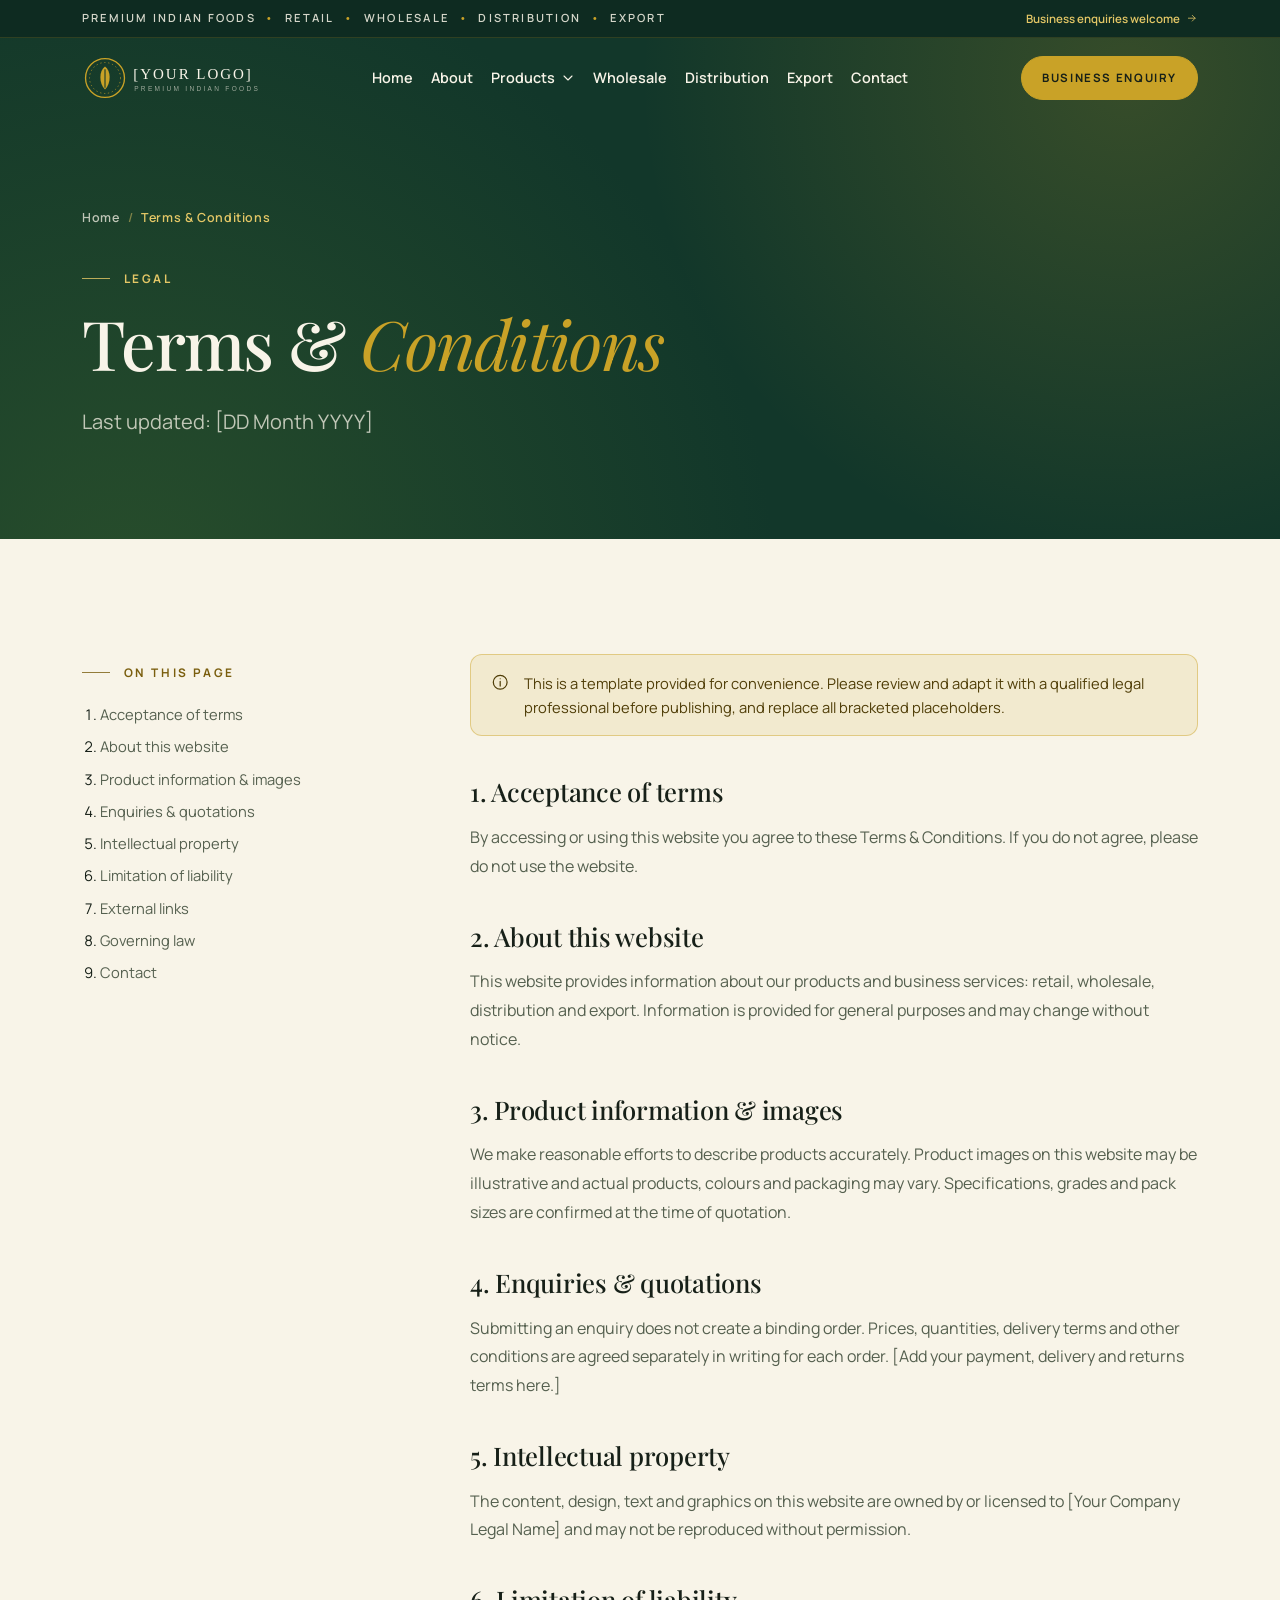
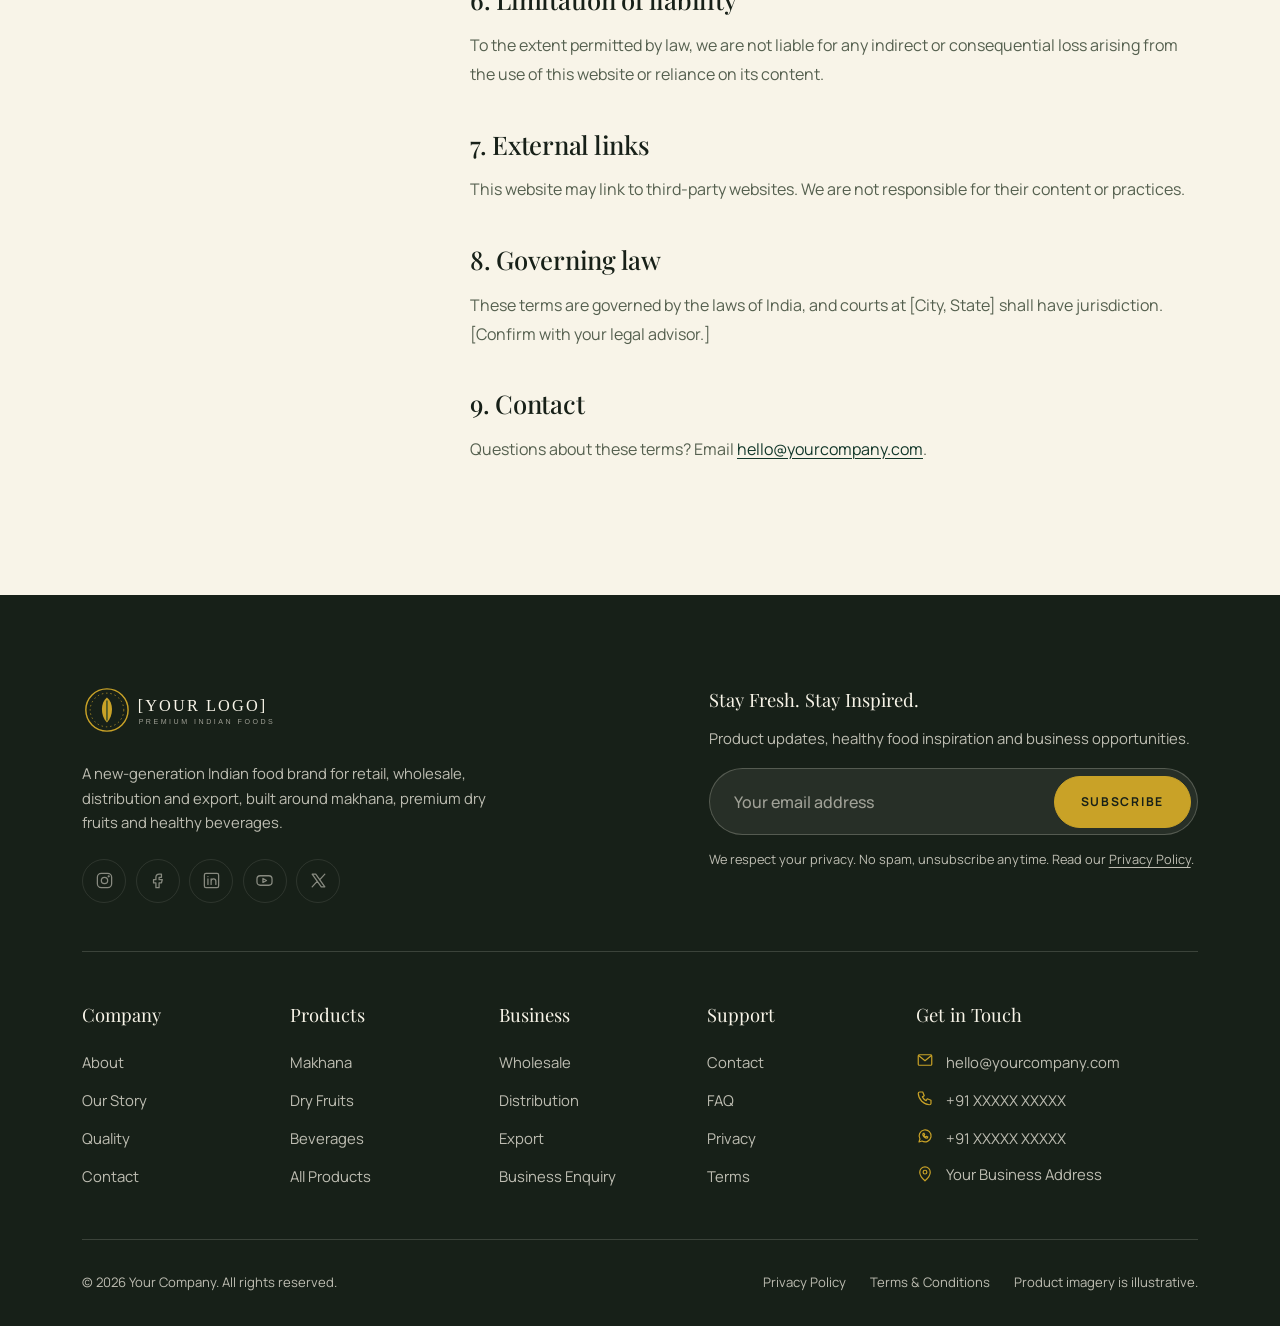
<file: pages/terms.html>
<!DOCTYPE html>
<html lang="en-IN">
<head>
<meta charset="utf-8">
<meta name="viewport" content="width=device-width, initial-scale=1">
<title>Terms & Conditions | Your Company</title>
<meta name="description" content="Terms and conditions for using the Your Company website and submitting enquiries.">
<link rel="canonical" href="https://www.yourdomain.com/pages/terms.html">
<meta name="theme-color" content="#12372A">
<meta property="og:type" content="website">
<meta property="og:site_name" content="Your Company">
<meta property="og:locale" content="en_IN">
<meta property="og:title" content="Terms & Conditions | Your Company">
<meta property="og:description" content="Terms and conditions for using the Your Company website and submitting enquiries.">
<meta property="og:url" content="https://www.yourdomain.com/pages/terms.html">
<meta property="og:image" content="https://www.yourdomain.com/assets/images/og-image.jpg">
<meta property="og:image:width" content="1200">
<meta property="og:image:height" content="630">
<meta name="twitter:card" content="summary_large_image">
<meta name="twitter:title" content="Terms & Conditions | Your Company">
<meta name="twitter:description" content="Terms and conditions for using the Your Company website and submitting enquiries.">
<meta name="twitter:image" content="https://www.yourdomain.com/assets/images/og-image.jpg">
<link rel="icon" href="../assets/icons/favicon.svg" type="image/svg+xml">
<link rel="apple-touch-icon" href="../assets/icons/apple-touch-icon.png">
<link rel="preconnect" href="https://fonts.googleapis.com">
<link rel="preconnect" href="https://fonts.gstatic.com" crossorigin>
<link rel="preconnect" href="https://cdn.jsdelivr.net" crossorigin>
<link rel="stylesheet" href="https://fonts.googleapis.com/css2?family=Manrope:wght@400;500;600;700&amp;family=Playfair+Display:ital,wght@0,400;0,500;0,600;1,400;1,500&amp;display=swap">
<link rel="stylesheet" href="https://cdn.jsdelivr.net/npm/bootstrap@5.3.3/dist/css/bootstrap.min.css" integrity="sha384-QWTKZyjpPEjISv5WaRU9OFeRpok6YctnYmDr5pNlyT2bRjXh0JMhjY6hW+ALEwIH" crossorigin="anonymous">
<link rel="stylesheet" href="../assets/css/style.css">
<link rel="stylesheet" href="../assets/css/responsive.css">
<script>document.documentElement.classList.add('js');</script>
<script type="application/ld+json">{"@context":"https://schema.org","@type":"BreadcrumbList","itemListElement":[{"@type":"ListItem","position":1,"name":"Home","item":"https://www.yourdomain.com/"},{"@type":"ListItem","position":2,"name":"Terms & Conditions","item":"https://www.yourdomain.com/pages/terms.html"}]}</script>
</head>
<body class="page-terms" data-base="../">
<a class="skip-link" href="#main">Skip to main content</a>
<svg xmlns="http://www.w3.org/2000/svg" aria-hidden="true" focusable="false" style="position:absolute;width:0;height:0;overflow:hidden"><defs><symbol id="i-arrow-right" viewBox="0 0 24 24" fill="none" stroke="currentColor" stroke-width="1.6" stroke-linecap="round" stroke-linejoin="round"><path d="M5 12h14M13 6l6 6-6 6"/></symbol><symbol id="i-arrow-up-right" viewBox="0 0 24 24" fill="none" stroke="currentColor" stroke-width="1.6" stroke-linecap="round" stroke-linejoin="round"><path d="M7 17L17 7M8 7h9v9"/></symbol><symbol id="i-arrow-up" viewBox="0 0 24 24" fill="none" stroke="currentColor" stroke-width="1.6" stroke-linecap="round" stroke-linejoin="round"><path d="M12 19V5M6 11l6-6 6 6"/></symbol><symbol id="i-chevron-down" viewBox="0 0 24 24" fill="none" stroke="currentColor" stroke-width="1.6" stroke-linecap="round" stroke-linejoin="round"><path d="M6 9l6 6 6-6"/></symbol><symbol id="i-chevron-left" viewBox="0 0 24 24" fill="none" stroke="currentColor" stroke-width="1.6" stroke-linecap="round" stroke-linejoin="round"><path d="M15 6l-6 6 6 6"/></symbol><symbol id="i-chevron-right" viewBox="0 0 24 24" fill="none" stroke="currentColor" stroke-width="1.6" stroke-linecap="round" stroke-linejoin="round"><path d="M9 6l6 6-6 6"/></symbol><symbol id="i-check" viewBox="0 0 24 24" fill="none" stroke="currentColor" stroke-width="1.6" stroke-linecap="round" stroke-linejoin="round"><path d="M5 12.5l4.5 4.5L19 7.5"/></symbol><symbol id="i-close" viewBox="0 0 24 24" fill="none" stroke="currentColor" stroke-width="1.6" stroke-linecap="round" stroke-linejoin="round"><path d="M6 6l12 12M18 6L6 18"/></symbol><symbol id="i-leaf" viewBox="0 0 24 24" fill="none" stroke="currentColor" stroke-width="1.6" stroke-linecap="round" stroke-linejoin="round"><path d="M5 19c0-8 5-14 15-14 0 10-6 15-14 15"/><path d="M5 19c3-4 6-7 10-9"/></symbol><symbol id="i-seedling" viewBox="0 0 24 24" fill="none" stroke="currentColor" stroke-width="1.6" stroke-linecap="round" stroke-linejoin="round"><path d="M12 21v-9"/><path d="M12 12c0-4-3-7-8-7 0 4 3 7 8 7z"/><path d="M12 10c0-3 2.5-6 7-6 0 3.5-2.5 6-7 6z"/></symbol><symbol id="i-box" viewBox="0 0 24 24" fill="none" stroke="currentColor" stroke-width="1.6" stroke-linecap="round" stroke-linejoin="round"><path d="M3.5 7.5L12 3l8.5 4.5v9L12 21l-8.5-4.5z"/><path d="M3.5 7.5L12 12l8.5-4.5M12 12v9"/></symbol><symbol id="i-truck" viewBox="0 0 24 24" fill="none" stroke="currentColor" stroke-width="1.6" stroke-linecap="round" stroke-linejoin="round"><path d="M2 6h11v10H2zM13 9h4.5l3.5 3.5V16h-8"/><circle cx="6.5" cy="17.5" r="1.8"/><circle cx="17" cy="17.5" r="1.8"/></symbol><symbol id="i-globe" viewBox="0 0 24 24" fill="none" stroke="currentColor" stroke-width="1.6" stroke-linecap="round" stroke-linejoin="round"><circle cx="12" cy="12" r="9"/><path d="M3 12h18"/><path d="M12 3c2.5 2.7 3.8 5.7 3.8 9s-1.3 6.3-3.8 9c-2.5-2.7-3.8-5.7-3.8-9S9.5 5.7 12 3z"/></symbol><symbol id="i-partner" viewBox="0 0 24 24" fill="none" stroke="currentColor" stroke-width="1.6" stroke-linecap="round" stroke-linejoin="round"><circle cx="9" cy="12" r="6"/><circle cx="15" cy="12" r="6"/></symbol><symbol id="i-store" viewBox="0 0 24 24" fill="none" stroke="currentColor" stroke-width="1.6" stroke-linecap="round" stroke-linejoin="round"><path d="M3 9l1.5-5h15L21 9M3 9h18"/><path d="M3 9c0 1.7 1.3 3 3 3s3-1.3 3-3c0 1.7 1.3 3 3 3s3-1.3 3-3c0 1.7 1.3 3 3 3s3-1.3 3-3"/><path d="M5 12v9h14v-9M10 21v-5h4v5"/></symbol><symbol id="i-building" viewBox="0 0 24 24" fill="none" stroke="currentColor" stroke-width="1.6" stroke-linecap="round" stroke-linejoin="round"><path d="M4 21V4h11v17M15 9h5v12M2 21h20M8 8h3M8 12h3M8 16h3"/></symbol><symbol id="i-shield" viewBox="0 0 24 24" fill="none" stroke="currentColor" stroke-width="1.6" stroke-linecap="round" stroke-linejoin="round"><path d="M12 3l8 3v6c0 4.5-3.4 8.3-8 9-4.6-.7-8-4.5-8-9V6z"/><path d="M8.5 12l2.5 2.5 4.5-5"/></symbol><symbol id="i-sparkle" viewBox="0 0 24 24" fill="none" stroke="currentColor" stroke-width="1.6" stroke-linecap="round" stroke-linejoin="round"><path d="M12 3l1.8 5.2L19 10l-5.2 1.8L12 17l-1.8-5.2L5 10l5.2-1.8z"/><path d="M19 16l.7 1.8 1.8.7-1.8.7-.7 1.8-.7-1.8-1.8-.7 1.8-.7z"/></symbol><symbol id="i-droplet" viewBox="0 0 24 24" fill="none" stroke="currentColor" stroke-width="1.6" stroke-linecap="round" stroke-linejoin="round"><path d="M12 3c3.5 4.2 6 7.6 6 10.5a6 6 0 0 1-12 0C6 10.6 8.5 7.2 12 3z"/></symbol><symbol id="i-heart" viewBox="0 0 24 24" fill="none" stroke="currentColor" stroke-width="1.6" stroke-linecap="round" stroke-linejoin="round"><path d="M12 20s-7.5-4.6-7.5-10A4.3 4.3 0 0 1 12 7.4 4.3 4.3 0 0 1 19.5 10c0 5.4-7.5 10-7.5 10z"/></symbol><symbol id="i-users" viewBox="0 0 24 24" fill="none" stroke="currentColor" stroke-width="1.6" stroke-linecap="round" stroke-linejoin="round"><circle cx="9" cy="8" r="3.5"/><path d="M2.5 20c0-3.6 2.9-6 6.5-6s6.5 2.4 6.5 6M16 4.6a3.5 3.5 0 0 1 0 6.8M18 14.2c2.1.7 3.5 2.8 3.5 5.8"/></symbol><symbol id="i-file" viewBox="0 0 24 24" fill="none" stroke="currentColor" stroke-width="1.6" stroke-linecap="round" stroke-linejoin="round"><path d="M6 3h8l4 4v14H6z"/><path d="M14 3v4h4M9 12h6M9 16h6"/></symbol><symbol id="i-ship" viewBox="0 0 24 24" fill="none" stroke="currentColor" stroke-width="1.6" stroke-linecap="round" stroke-linejoin="round"><path d="M4 14h16l-2.5 6h-11z"/><path d="M6 14V9h12v5M10 9V5h4v4"/></symbol><symbol id="i-layers" viewBox="0 0 24 24" fill="none" stroke="currentColor" stroke-width="1.6" stroke-linecap="round" stroke-linejoin="round"><path d="M12 3l9 4.5-9 4.5-9-4.5z"/><path d="M3 12l9 4.5 9-4.5M3 16.5L12 21l9-4.5"/></symbol><symbol id="i-tag" viewBox="0 0 24 24" fill="none" stroke="currentColor" stroke-width="1.6" stroke-linecap="round" stroke-linejoin="round"><path d="M3 12V4h8l10 10-8 8z"/><circle cx="7.5" cy="7.5" r="1.5"/></symbol><symbol id="i-mail" viewBox="0 0 24 24" fill="none" stroke="currentColor" stroke-width="1.6" stroke-linecap="round" stroke-linejoin="round"><rect x="3" y="5" width="18" height="14" rx="1.5"/><path d="M3.5 6l8.5 7 8.5-7"/></symbol><symbol id="i-phone" viewBox="0 0 24 24" fill="none" stroke="currentColor" stroke-width="1.6" stroke-linecap="round" stroke-linejoin="round"><path d="M5 4h4l2 5-2.5 1.5a11 11 0 0 0 5 5L15 13l5 2v4a2 2 0 0 1-2 2A16 16 0 0 1 3 6a2 2 0 0 1 2-2z"/></symbol><symbol id="i-whatsapp" viewBox="0 0 24 24" fill="none" stroke="currentColor" stroke-width="1.6" stroke-linecap="round" stroke-linejoin="round"><path d="M4 20l1.3-4A8 8 0 1 1 8 18.7z"/><path d="M9 9.2c0 3 2.6 5.8 5.8 5.8l1-1.6-2-1-1 1c-1-.5-1.7-1.2-2.2-2.2l1-1-1-2z"/></symbol><symbol id="i-pin" viewBox="0 0 24 24" fill="none" stroke="currentColor" stroke-width="1.6" stroke-linecap="round" stroke-linejoin="round"><path d="M12 21s-7-6.2-7-11.5A7 7 0 0 1 19 9.5C19 14.8 12 21 12 21z"/><circle cx="12" cy="9.5" r="2.5"/></symbol><symbol id="i-clock" viewBox="0 0 24 24" fill="none" stroke="currentColor" stroke-width="1.6" stroke-linecap="round" stroke-linejoin="round"><circle cx="12" cy="12" r="9"/><path d="M12 7v5l3 2"/></symbol><symbol id="i-instagram" viewBox="0 0 24 24" fill="none" stroke="currentColor" stroke-width="1.6" stroke-linecap="round" stroke-linejoin="round"><rect x="3" y="3" width="18" height="18" rx="5"/><circle cx="12" cy="12" r="4"/><circle cx="17.3" cy="6.7" r=".6" fill="currentColor"/></symbol><symbol id="i-facebook" viewBox="0 0 24 24" fill="none" stroke="currentColor" stroke-width="1.6" stroke-linecap="round" stroke-linejoin="round"><path d="M14 8h3V4h-3a4 4 0 0 0-4 4v3H7v4h3v6h4v-6h3l1-4h-4V8z"/></symbol><symbol id="i-linkedin" viewBox="0 0 24 24" fill="none" stroke="currentColor" stroke-width="1.6" stroke-linecap="round" stroke-linejoin="round"><rect x="3" y="3" width="18" height="18" rx="2"/><path d="M7.5 10v7M7.5 7v.01M11.5 17v-7M11.5 13a3 3 0 0 1 6 0v4"/></symbol><symbol id="i-youtube" viewBox="0 0 24 24" fill="none" stroke="currentColor" stroke-width="1.6" stroke-linecap="round" stroke-linejoin="round"><rect x="2.5" y="6" width="19" height="12" rx="4"/><path d="M10 9.5v5l4.5-2.5z"/></symbol><symbol id="i-x" viewBox="0 0 24 24" fill="none" stroke="currentColor" stroke-width="1.6" stroke-linecap="round" stroke-linejoin="round"><path d="M4 4h4.5L20 20h-4.5zM20 4l-6.6 7.2M4 20l6.6-7.2"/></symbol><symbol id="i-quote" viewBox="0 0 24 24" fill="none" stroke="currentColor" stroke-width="1.6" stroke-linecap="round" stroke-linejoin="round"><path d="M10 7c-3 .6-5 2.8-5 6.5V17h5v-5H7.6c.2-1.8 1.1-2.9 2.4-3.3zM19 7c-3 .6-5 2.8-5 6.5V17h5v-5h-2.4c.2-1.8 1.1-2.9 2.4-3.3z"/></symbol><symbol id="i-award" viewBox="0 0 24 24" fill="none" stroke="currentColor" stroke-width="1.6" stroke-linecap="round" stroke-linejoin="round"><circle cx="12" cy="9" r="6"/><path d="M8.5 14L7 21l5-2.5 5 2.5-1.5-7"/></symbol><symbol id="i-repeat" viewBox="0 0 24 24" fill="none" stroke="currentColor" stroke-width="1.6" stroke-linecap="round" stroke-linejoin="round"><path d="M17 2l3 3-3 3M4 11V9a4 4 0 0 1 4-4h12M7 22l-3-3 3-3M20 13v2a4 4 0 0 1-4 4H4"/></symbol><symbol id="i-compass" viewBox="0 0 24 24" fill="none" stroke="currentColor" stroke-width="1.6" stroke-linecap="round" stroke-linejoin="round"><circle cx="12" cy="12" r="9"/><path d="M15.5 8.5l-2 5-5 2 2-5z"/></symbol><symbol id="i-network" viewBox="0 0 24 24" fill="none" stroke="currentColor" stroke-width="1.6" stroke-linecap="round" stroke-linejoin="round"><circle cx="12" cy="5" r="2"/><circle cx="5" cy="19" r="2"/><circle cx="19" cy="19" r="2"/><path d="M12 7v5M12 12l-5.5 5.5M12 12l5.5 5.5"/></symbol><symbol id="i-route" viewBox="0 0 24 24" fill="none" stroke="currentColor" stroke-width="1.6" stroke-linecap="round" stroke-linejoin="round"><circle cx="6" cy="19" r="2"/><circle cx="18" cy="5" r="2"/><path d="M8 19h7.5a3.5 3.5 0 0 0 0-7h-7a3.5 3.5 0 0 1 0-7H16"/></symbol><symbol id="i-cup" viewBox="0 0 24 24" fill="none" stroke="currentColor" stroke-width="1.6" stroke-linecap="round" stroke-linejoin="round"><path d="M4 9h13v5a5 5 0 0 1-5 5H9a5 5 0 0 1-5-5z"/><path d="M17 10h1.5a2.5 2.5 0 0 1 0 5H17M8 3v3M12 3v3"/></symbol><symbol id="i-cart" viewBox="0 0 24 24" fill="none" stroke="currentColor" stroke-width="1.6" stroke-linecap="round" stroke-linejoin="round"><path d="M3 4h2.5l2.2 11h10.6L20 8H6.5"/><circle cx="9" cy="19" r="1.5"/><circle cx="17" cy="19" r="1.5"/></symbol><symbol id="i-eye" viewBox="0 0 24 24" fill="none" stroke="currentColor" stroke-width="1.6" stroke-linecap="round" stroke-linejoin="round"><path d="M2 12s3.6-7 10-7 10 7 10 7-3.6 7-10 7S2 12 2 12z"/><circle cx="12" cy="12" r="3"/></symbol><symbol id="i-send" viewBox="0 0 24 24" fill="none" stroke="currentColor" stroke-width="1.6" stroke-linecap="round" stroke-linejoin="round"><path d="M4 12l16-8-6 16-2.5-6.5z"/><path d="M11.5 13.5L20 4"/></symbol><symbol id="i-message" viewBox="0 0 24 24" fill="none" stroke="currentColor" stroke-width="1.6" stroke-linecap="round" stroke-linejoin="round"><path d="M4 5h16v11H9l-5 4z"/></symbol><symbol id="i-sun" viewBox="0 0 24 24" fill="none" stroke="currentColor" stroke-width="1.6" stroke-linecap="round" stroke-linejoin="round"><circle cx="12" cy="12" r="4"/><path d="M12 2v2M12 20v2M2 12h2M20 12h2M4.9 4.9l1.4 1.4M17.7 17.7l1.4 1.4M4.9 19.1l1.4-1.4M17.7 6.3l1.4-1.4"/></symbol><symbol id="i-scale" viewBox="0 0 24 24" fill="none" stroke="currentColor" stroke-width="1.6" stroke-linecap="round" stroke-linejoin="round"><path d="M12 3v18M7 21h10M5 7h14M5 7l-3 7a3 3 0 0 0 6 0zM19 7l-3 7a3 3 0 0 0 6 0z"/></symbol><symbol id="i-hotel" viewBox="0 0 24 24" fill="none" stroke="currentColor" stroke-width="1.6" stroke-linecap="round" stroke-linejoin="round"><path d="M3 21V9l9-6 9 6v12M3 21h18M9 21v-5h6v5M8 11h2M14 11h2"/></symbol><symbol id="i-briefcase" viewBox="0 0 24 24" fill="none" stroke="currentColor" stroke-width="1.6" stroke-linecap="round" stroke-linejoin="round"><rect x="3" y="7" width="18" height="13" rx="1.5"/><path d="M8 7V4h8v3M3 13h18"/></symbol><symbol id="i-search" viewBox="0 0 24 24" fill="none" stroke="currentColor" stroke-width="1.6" stroke-linecap="round" stroke-linejoin="round"><circle cx="11" cy="11" r="7"/><path d="M20 20l-4-4"/></symbol><symbol id="i-info" viewBox="0 0 24 24" fill="none" stroke="currentColor" stroke-width="1.6" stroke-linecap="round" stroke-linejoin="round"><circle cx="12" cy="12" r="9"/><path d="M12 11v6M12 7.5v.01"/></symbol><symbol id="i-alert" viewBox="0 0 24 24" fill="none" stroke="currentColor" stroke-width="1.6" stroke-linecap="round" stroke-linejoin="round"><path d="M12 3l10 18H2z"/><path d="M12 10v5M12 18v.01"/></symbol><symbol id="i-grid" viewBox="0 0 24 24" fill="none" stroke="currentColor" stroke-width="1.6" stroke-linecap="round" stroke-linejoin="round"><rect x="4" y="4" width="7" height="7"/><rect x="13" y="4" width="7" height="7"/><rect x="4" y="13" width="7" height="7"/><rect x="13" y="13" width="7" height="7"/></symbol></defs></svg>
<header class="site-header" data-header>
  <div class="announce">
    <div class="container announce__inner">
      <p class="announce__text"><span class="announce__lead">Premium Indian Foods<span aria-hidden="true">•</span></span>Retail<span aria-hidden="true">•</span>Wholesale<span aria-hidden="true">•</span>Distribution<span aria-hidden="true">•</span>Export</p>
      <a class="announce__link" href="enquiry.html">Business enquiries welcome <svg class="icon" aria-hidden="true" focusable="false"><use href="#i-arrow-right"></use></svg></a>
    </div>
  </div>
  <nav class="nav" aria-label="Primary">
    <div class="container nav__inner">
      <a class="brand" href="../index.html" aria-label="Your Company home">
        <img class="brand__logo brand__logo--light" src="../assets/images/brand/logo-light.svg" alt="" width="200" height="52">
        <img class="brand__logo brand__logo--dark" src="../assets/images/brand/logo-dark.svg" alt="" width="200" height="52">
      </a>
      <ul class="nav__menu">
        <li><a class="nav__link" href="../index.html">Home</a></li>
        <li><a class="nav__link" href="about.html">About</a></li>
        <li class="nav__dd" data-dropdown>
          <button class="nav__link nav__dd-toggle" type="button" aria-expanded="false" aria-controls="mega-products">Products <svg class="icon" aria-hidden="true" focusable="false"><use href="#i-chevron-down"></use></svg></button>
          <div class="mega" id="mega-products">
            <div class="mega__inner">
              <a class="mega__card" href="makhana.html">
                <span class="mega__img"><img src="../assets/images/products/category-makhana.webp" alt="" width="800" height="1000" loading="lazy" decoding="async"></span>
                <span class="mega__label">Makhana</span><span class="mega__desc">Premium fox nuts</span>
              </a>
              <a class="mega__card" href="dry-fruits.html">
                <span class="mega__img"><img src="../assets/images/products/category-dry-fruits.webp" alt="" width="800" height="1000" loading="lazy" decoding="async"></span>
                <span class="mega__label">Dry Fruits</span><span class="mega__desc">Almonds, cashews &amp; more</span>
              </a>
              <a class="mega__card" href="beverages.html">
                <span class="mega__img"><img src="../assets/images/products/category-beverages.webp" alt="" width="800" height="1000" loading="lazy" decoding="async"></span>
                <span class="mega__label">Beverages</span><span class="mega__desc">Wellness drink concepts</span>
              </a>
              <div class="mega__aside">
                <p class="eyebrow">Our Range</p>
                <a class="mega__all" href="products.html">All Products <svg class="icon" aria-hidden="true" focusable="false"><use href="#i-arrow-right"></use></svg></a>
                <a class="mega__sub" href="products.html#snacks">Healthy Snacks</a>
                <a class="mega__sub" href="enquiry.html?type=private-label">Private Label</a>
              </div>
            </div>
          </div>
        </li>
        <li><a class="nav__link" href="wholesale.html">Wholesale</a></li>
        <li><a class="nav__link" href="distribution.html">Distribution</a></li>
        <li><a class="nav__link" href="export.html">Export</a></li>
        <li><a class="nav__link" href="contact.html">Contact</a></li>
      </ul>
      <a class="btn-lux btn-lux--gold btn-lux--sm nav__cta" href="enquiry.html"><span class="btn-lux__label">Business Enquiry</span></a>
      <button class="burger" type="button" aria-expanded="false" aria-controls="mobile-menu" aria-label="Open menu" data-burger>
        <span class="burger__line"></span><span class="burger__line"></span><span class="burger__line"></span>
      </button>
    </div>
  </nav>
</header>
<div class="mobile-menu" id="mobile-menu" data-mobile-menu aria-label="Mobile navigation" role="dialog" aria-modal="true" hidden>
  <div class="mobile-menu__inner">
    <ul class="mobile-menu__list">
      <li style="--i:0"><a href="../index.html"><span class="mobile-menu__num">01</span>Home</a></li>
      <li style="--i:1"><a href="about.html"><span class="mobile-menu__num">02</span>About</a></li>
      <li style="--i:2"><a href="products.html"><span class="mobile-menu__num">03</span>Products</a></li>
      <li style="--i:3"><a href="makhana.html"><span class="mobile-menu__num">04</span>Makhana</a></li>
      <li style="--i:4"><a href="dry-fruits.html"><span class="mobile-menu__num">05</span>Dry Fruits</a></li>
      <li style="--i:5"><a href="beverages.html"><span class="mobile-menu__num">06</span>Beverages</a></li>
      <li style="--i:6"><a href="wholesale.html"><span class="mobile-menu__num">07</span>Wholesale</a></li>
      <li style="--i:7"><a href="distribution.html"><span class="mobile-menu__num">08</span>Distribution</a></li>
      <li style="--i:8"><a href="export.html"><span class="mobile-menu__num">09</span>Export</a></li>
      <li style="--i:9"><a href="contact.html"><span class="mobile-menu__num">10</span>Contact</a></li>
    </ul>
    <div class="mobile-menu__foot">
      <a class="btn-lux btn-lux--gold w-100" href="enquiry.html"><span class="btn-lux__label">Business Enquiry</span><svg class="icon btn-lux__icon" aria-hidden="true" focusable="false"><use href="#i-arrow-right"></use></svg></a>
      <div class="mobile-menu__contact">
        <a href="contact.html" data-config="email" data-config-href="email">hello@yourcompany.com</a>
        <a href="contact.html" data-config-href="whatsapp"><svg class="icon" aria-hidden="true" focusable="false"><use href="#i-whatsapp"></use></svg> WhatsApp us</a>
      </div>
    </div>
  </div>
</div>
<main id="main" tabindex="-1">

<section class="page-hero page-hero--legal" aria-labelledby="page-title">
  
  <div class="page-hero__overlay"></div>
  
  <div class="container page-hero__inner">
    <nav class="crumbs" aria-label="Breadcrumb"><ol><li><a href="../index.html">Home</a></li><li aria-current="page">Terms & Conditions</li></ol></nav>
    <div class="page-hero__content">
      <p class="eyebrow eyebrow--light" data-reveal="fade-up">Legal</p>
      <h1 class="t-display t-display--page" id="page-title" data-reveal="fade-up" data-delay="1">Terms &amp; <em>Conditions</em></h1>
      <p class="page-hero__lead" data-reveal="fade-up" data-delay="2">Last updated: [DD Month YYYY]</p>
      
    </div>
  </div>
</section>
<section class="section section--cream legal" aria-label="Terms & Conditions">
  <div class="container">
    <div class="row g-5">
      <div class="col-lg-3">
        <nav class="legal__toc" aria-label="On this page"><p class="eyebrow">On this page</p><ol><li><a href="#s1">Acceptance of terms</a></li><li><a href="#s2">About this website</a></li><li><a href="#s3">Product information &amp; images</a></li><li><a href="#s4">Enquiries &amp; quotations</a></li><li><a href="#s5">Intellectual property</a></li><li><a href="#s6">Limitation of liability</a></li><li><a href="#s7">External links</a></li><li><a href="#s8">Governing law</a></li><li><a href="#s9">Contact</a></li></ol></nav>
      </div>
      <div class="col-lg-8 offset-lg-1">
        <div class="legal__note"><svg class="icon" aria-hidden="true" focusable="false"><use href="#i-info"></use></svg><p>This is a template provided for convenience. Please review and adapt it with a qualified legal professional before publishing, and replace all bracketed placeholders.</p></div>
        <article class="legal__body">
          <h2 id="s1">1. Acceptance of terms</h2>
          <p>By accessing or using this website you agree to these Terms &amp; Conditions. If you do not agree, please do not use the website.</p>
          <h2 id="s2">2. About this website</h2>
          <p>This website provides information about our products and business services: retail, wholesale, distribution and export. Information is provided for general purposes and may change without notice.</p>
          <h2 id="s3">3. Product information &amp; images</h2>
          <p>We make reasonable efforts to describe products accurately. Product images on this website may be illustrative and actual products, colours and packaging may vary. Specifications, grades and pack sizes are confirmed at the time of quotation.</p>
          <h2 id="s4">4. Enquiries &amp; quotations</h2>
          <p>Submitting an enquiry does not create a binding order. Prices, quantities, delivery terms and other conditions are agreed separately in writing for each order. [Add your payment, delivery and returns terms here.]</p>
          <h2 id="s5">5. Intellectual property</h2>
          <p>The content, design, text and graphics on this website are owned by or licensed to [Your Company Legal Name] and may not be reproduced without permission.</p>
          <h2 id="s6">6. Limitation of liability</h2>
          <p>To the extent permitted by law, we are not liable for any indirect or consequential loss arising from the use of this website or reliance on its content.</p>
          <h2 id="s7">7. External links</h2>
          <p>This website may link to third-party websites. We are not responsible for their content or practices.</p>
          <h2 id="s8">8. Governing law</h2>
          <p>These terms are governed by the laws of India, and courts at [City, State] shall have jurisdiction. [Confirm with your legal advisor.]</p>
          <h2 id="s9">9. Contact</h2>
          <p>Questions about these terms? Email <a href="mailto:hello@yourcompany.com" data-config="email" data-config-href="email">hello@yourcompany.com</a>.</p>
        </article>
      </div>
    </div>
  </div>
</section>

</main>
<footer class="footer">
  <div class="container">
    <div class="footer__top">
      <div class="footer__brand">
        <a class="brand brand--footer" href="../index.html" aria-label="Your Company home"><img src="../assets/images/brand/logo-light.svg" alt="" width="200" height="52" loading="lazy"></a>
        <p class="footer__tagline">A new-generation Indian food brand for retail, wholesale, distribution and export, built around makhana, premium dry fruits and healthy beverages.</p>
        <ul class="social" aria-label="Social media"><li><span class="social__link is-placeholder" data-social="instagram" title="Instagram — add your link in assets/js/config.js"><span class="visually-hidden">Instagram</span><svg class="icon" aria-hidden="true" focusable="false"><use href="#i-instagram"></use></svg></span></li><li><span class="social__link is-placeholder" data-social="facebook" title="Facebook — add your link in assets/js/config.js"><span class="visually-hidden">Facebook</span><svg class="icon" aria-hidden="true" focusable="false"><use href="#i-facebook"></use></svg></span></li><li><span class="social__link is-placeholder" data-social="linkedin" title="LinkedIn — add your link in assets/js/config.js"><span class="visually-hidden">LinkedIn</span><svg class="icon" aria-hidden="true" focusable="false"><use href="#i-linkedin"></use></svg></span></li><li><span class="social__link is-placeholder" data-social="youtube" title="YouTube — add your link in assets/js/config.js"><span class="visually-hidden">YouTube</span><svg class="icon" aria-hidden="true" focusable="false"><use href="#i-youtube"></use></svg></span></li><li><span class="social__link is-placeholder" data-social="x" title="X (Twitter) — add your link in assets/js/config.js"><span class="visually-hidden">X (Twitter)</span><svg class="icon" aria-hidden="true" focusable="false"><use href="#i-x"></use></svg></span></li></ul>
      </div>
      <div class="footer__news">
        <p class="footer__title">Stay Fresh. Stay Inspired.</p>
        <p class="footer__news-text">Product updates, healthy food inspiration and business opportunities.</p>
        <form class="news-form news-form--compact" data-form="newsletter" novalidate>
  <div class="news-form__row">
    <label for="footer-news" class="visually-hidden">Email address</label>
    <input class="news-form__input" type="email" id="footer-news" name="email" required autocomplete="email" placeholder="Your email address" aria-describedby="footer-news-error footer-news-micro">
    <button class="btn-lux btn-lux--gold" type="submit"><span class="btn-lux__label">Subscribe</span><span class="btn-lux__spinner" aria-hidden="true"></span></button>
  </div>
  <div class="hp-field" aria-hidden="true"><label>Leave this field empty<input type="text" name="company_website" tabindex="-1" autocomplete="off"></label></div>
  <p class="field__error" id="footer-news-error" data-error-for="email"></p>
  <p class="news-form__micro" id="footer-news-micro">We respect your privacy. No spam, unsubscribe anytime. Read our <a href="privacy-policy.html">Privacy Policy</a>.</p>
  <div class="form-status" data-form-status role="status" aria-live="polite"></div>
</form>
      </div>
    </div>
    <div class="footer__cols">
      <div class="footer__col">
        <p class="footer__title">Company</p>
        <ul><li><a href="about.html">About</a></li><li><a href="about.html#story">Our Story</a></li><li><a href="about.html#quality">Quality</a></li><li><a href="contact.html">Contact</a></li></ul>
      </div>
      <div class="footer__col">
        <p class="footer__title">Products</p>
        <ul><li><a href="makhana.html">Makhana</a></li><li><a href="dry-fruits.html">Dry Fruits</a></li><li><a href="beverages.html">Beverages</a></li><li><a href="products.html">All Products</a></li></ul>
      </div>
      <div class="footer__col">
        <p class="footer__title">Business</p>
        <ul><li><a href="wholesale.html">Wholesale</a></li><li><a href="distribution.html">Distribution</a></li><li><a href="export.html">Export</a></li><li><a href="enquiry.html">Business Enquiry</a></li></ul>
      </div>
      <div class="footer__col">
        <p class="footer__title">Support</p>
        <ul><li><a href="contact.html">Contact</a></li><li><a href="contact.html#faq">FAQ</a></li><li><a href="privacy-policy.html">Privacy</a></li><li><a href="terms.html">Terms</a></li></ul>
      </div>
      <div class="footer__col footer__col--contact">
        <p class="footer__title">Get in Touch</p>
        <ul class="footer__contact">
          <li><svg class="icon" aria-hidden="true" focusable="false"><use href="#i-mail"></use></svg><a href="contact.html" data-config="email" data-config-href="email">hello@yourcompany.com</a></li>
          <li><svg class="icon" aria-hidden="true" focusable="false"><use href="#i-phone"></use></svg><a href="contact.html" data-config="phone" data-config-href="phone">+91 XXXXX XXXXX</a></li>
          <li><svg class="icon" aria-hidden="true" focusable="false"><use href="#i-whatsapp"></use></svg><a href="contact.html" data-config="whatsapp" data-config-href="whatsapp">+91 XXXXX XXXXX</a></li>
          <li><svg class="icon" aria-hidden="true" focusable="false"><use href="#i-pin"></use></svg><span data-config="address">Your Business Address</span></li>
        </ul>
      </div>
    </div>
    <div class="footer__bottom">
      <p>© <span data-year>2026</span> <span data-config="companyName">Your Company</span>. All rights reserved.</p>
      <p class="footer__legal"><a href="privacy-policy.html">Privacy Policy</a><a href="terms.html">Terms &amp; Conditions</a><span>Product imagery is illustrative.</span></p>
    </div>
  </div>
</footer>
<div class="m-cta" data-mcta>
  <a class="m-cta__main" href="enquiry.html"><svg class="icon" aria-hidden="true" focusable="false"><use href="#i-briefcase"></use></svg><span>Business Enquiry</span></a>
  <a class="m-cta__icon" href="contact.html" data-config-href="whatsapp" aria-label="Chat on WhatsApp"><svg class="icon" aria-hidden="true" focusable="false"><use href="#i-whatsapp"></use></svg></a>
  <a class="m-cta__icon" href="contact.html" data-config-href="phone" aria-label="Call us"><svg class="icon" aria-hidden="true" focusable="false"><use href="#i-phone"></use></svg></a>
</div>
<button class="to-top" type="button" data-to-top aria-label="Back to top"><svg class="icon" aria-hidden="true" focusable="false"><use href="#i-arrow-up"></use></svg></button>
<script src="../assets/js/config.js" defer></script>
<script src="../assets/js/main.js" defer></script>
<script src="../assets/js/animations.js" defer></script>
<script src="../assets/js/forms.js" defer></script>
</body>
</html>
</file>
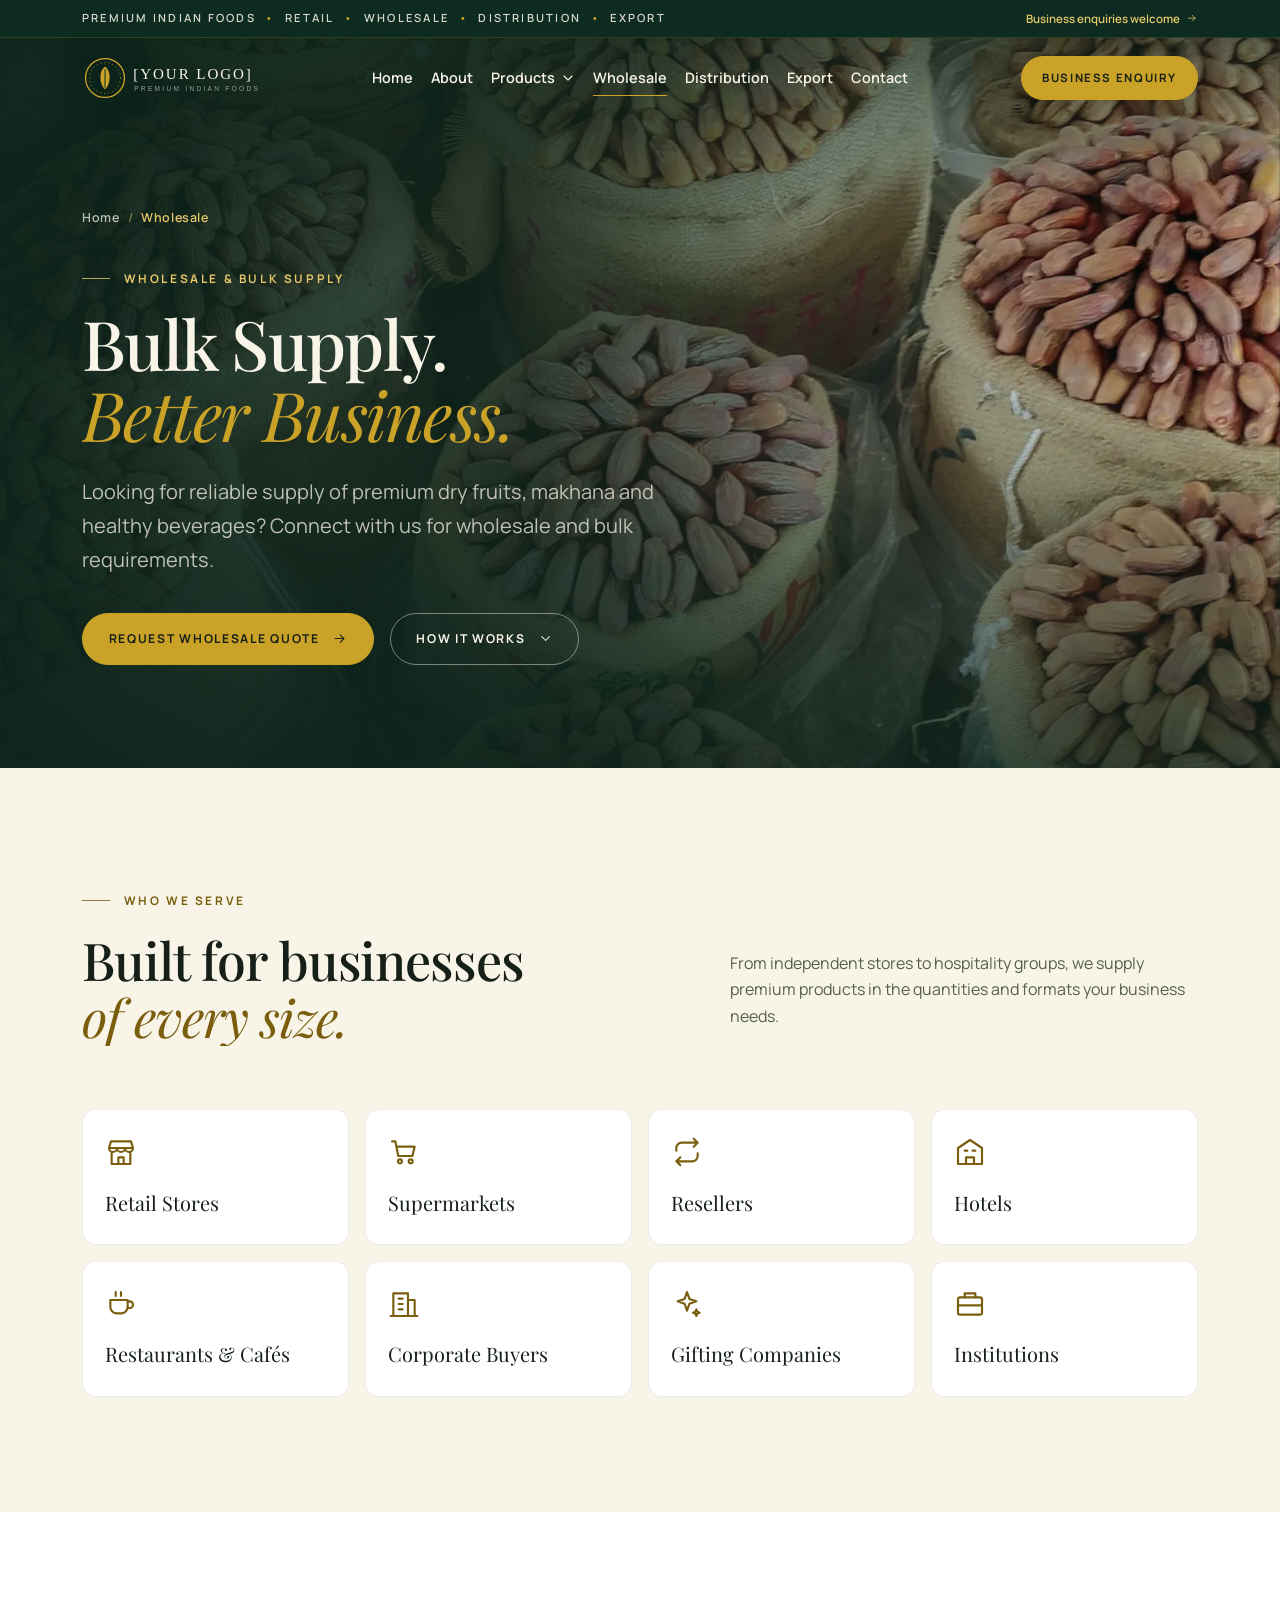
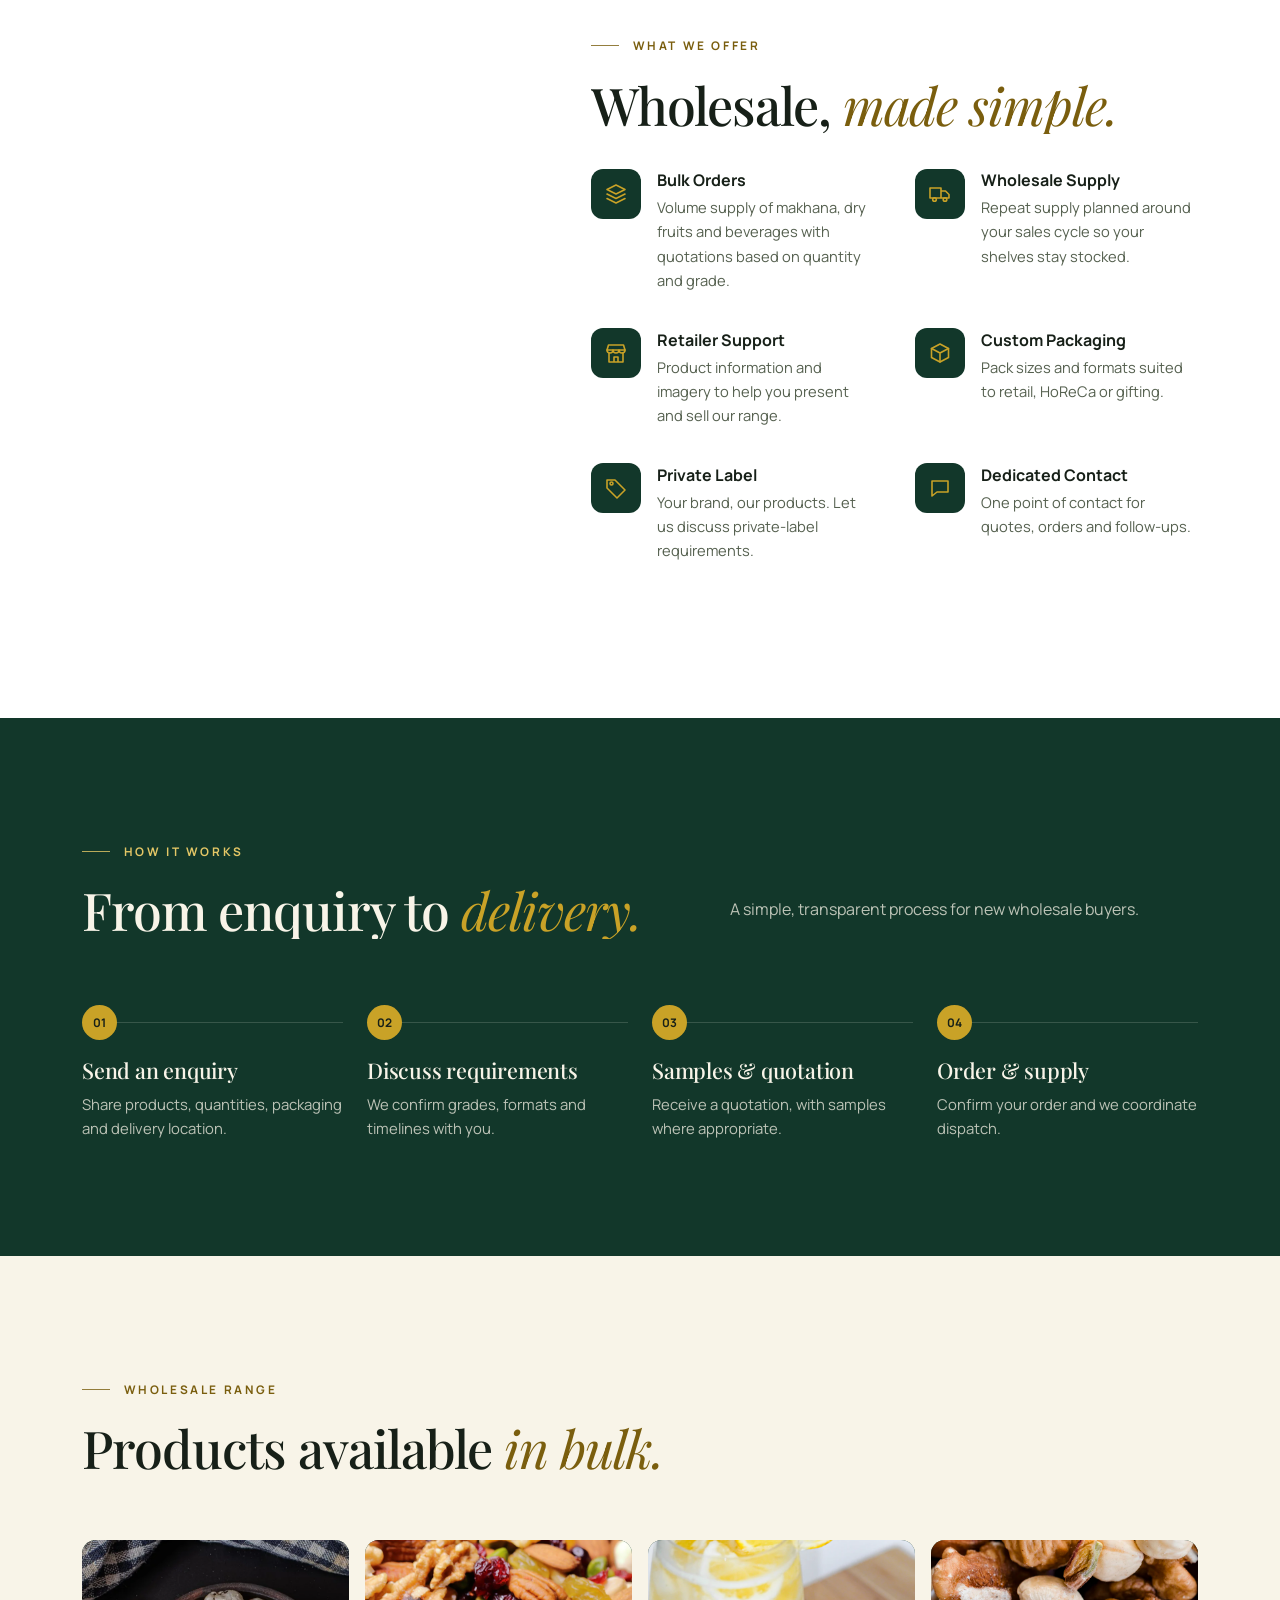
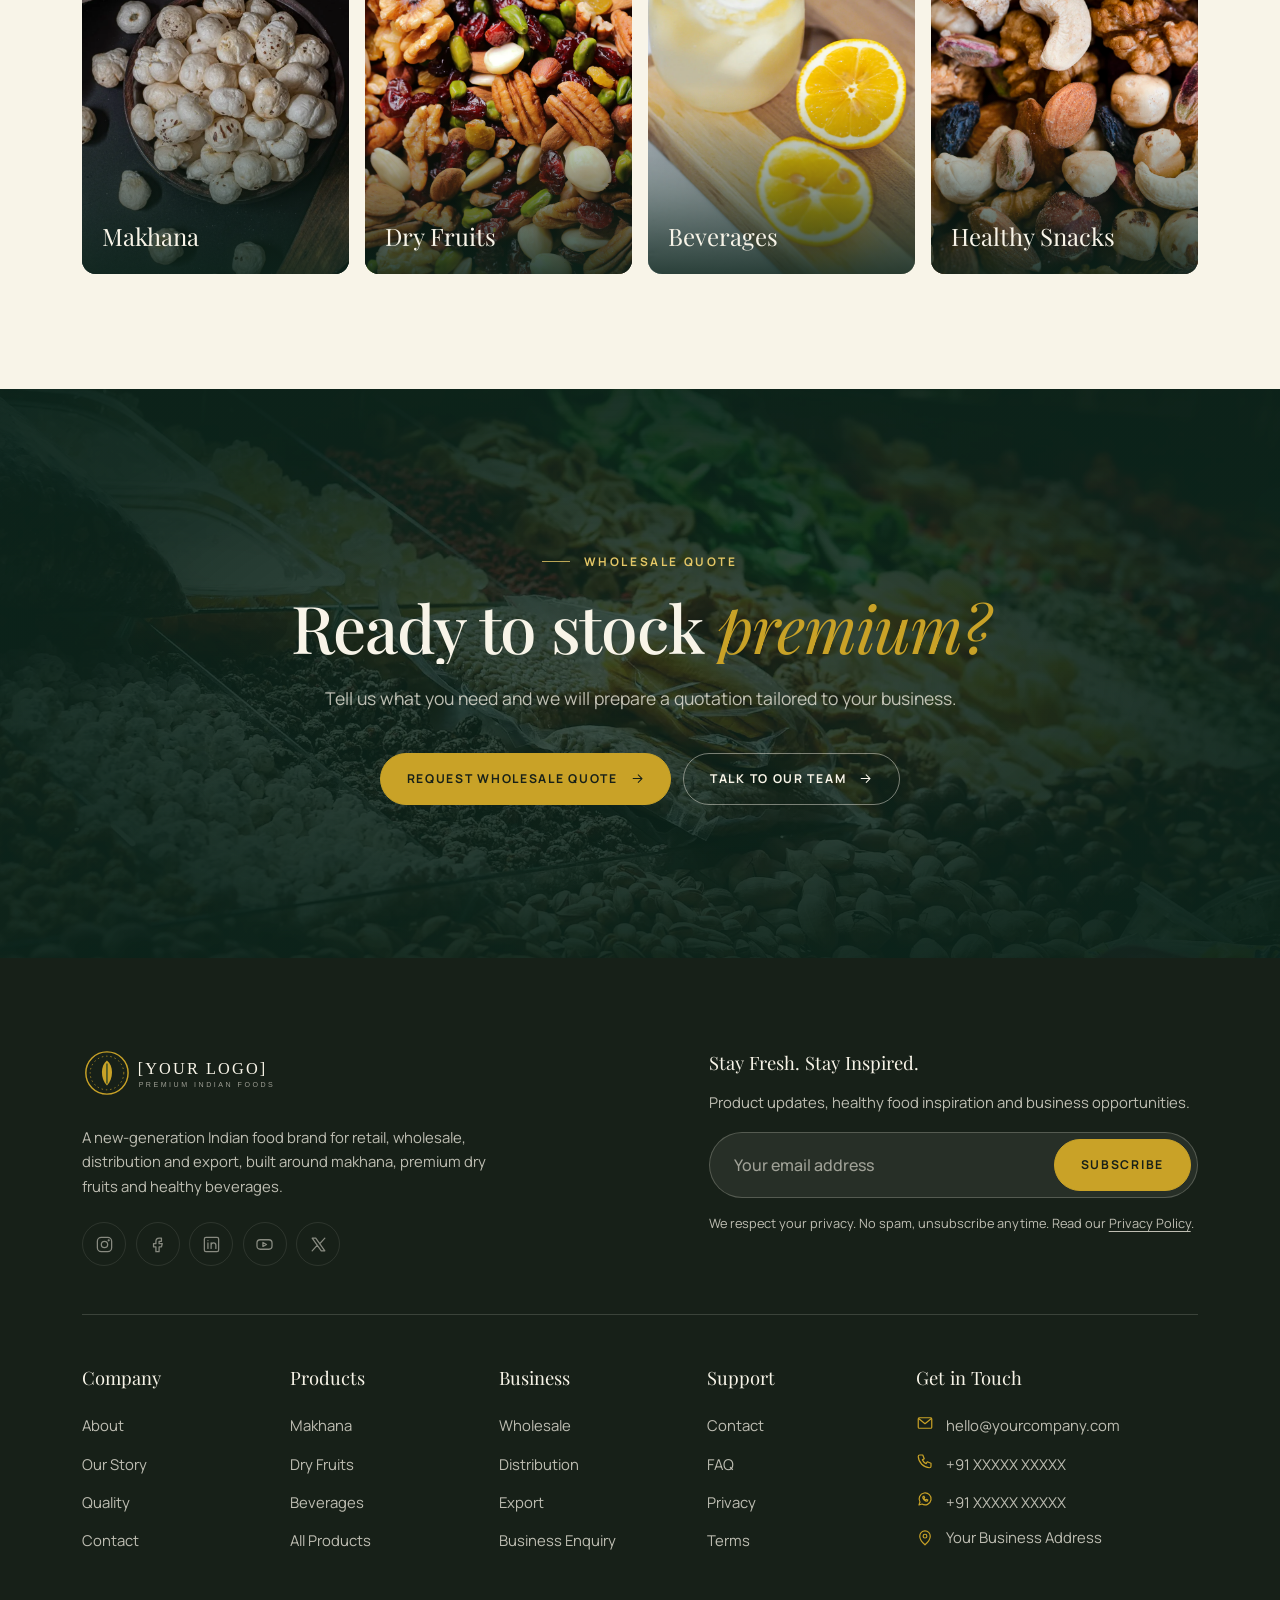
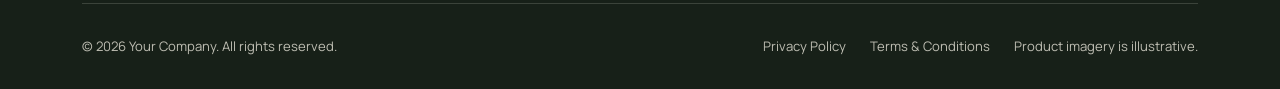
<file: pages/wholesale.html>
<!DOCTYPE html>
<html lang="en-IN">
<head>
<meta charset="utf-8">
<meta name="viewport" content="width=device-width, initial-scale=1">
<title>Wholesale & Bulk Supply | Dry Fruits, Makhana & Beverages | Your Company</title>
<meta name="description" content="Wholesale and bulk supply of premium dry fruits, makhana and healthy beverages for retailers, supermarkets, hotels, restaurants, cafés, corporates and resellers.">
<link rel="canonical" href="https://www.yourdomain.com/pages/wholesale.html">
<meta name="theme-color" content="#12372A">
<meta property="og:type" content="website">
<meta property="og:site_name" content="Your Company">
<meta property="og:locale" content="en_IN">
<meta property="og:title" content="Wholesale & Bulk Supply | Dry Fruits, Makhana & Beverages | Your Company">
<meta property="og:description" content="Wholesale and bulk supply of premium dry fruits, makhana and healthy beverages for retailers, supermarkets, hotels, restaurants, cafés, corporates and resellers.">
<meta property="og:url" content="https://www.yourdomain.com/pages/wholesale.html">
<meta property="og:image" content="https://www.yourdomain.com/assets/images/og-image.jpg">
<meta property="og:image:width" content="1200">
<meta property="og:image:height" content="630">
<meta name="twitter:card" content="summary_large_image">
<meta name="twitter:title" content="Wholesale & Bulk Supply | Dry Fruits, Makhana & Beverages | Your Company">
<meta name="twitter:description" content="Wholesale and bulk supply of premium dry fruits, makhana and healthy beverages for retailers, supermarkets, hotels, restaurants, cafés, corporates and resellers.">
<meta name="twitter:image" content="https://www.yourdomain.com/assets/images/og-image.jpg">
<link rel="icon" href="../assets/icons/favicon.svg" type="image/svg+xml">
<link rel="apple-touch-icon" href="../assets/icons/apple-touch-icon.png">
<link rel="preconnect" href="https://fonts.googleapis.com">
<link rel="preconnect" href="https://fonts.gstatic.com" crossorigin>
<link rel="preconnect" href="https://cdn.jsdelivr.net" crossorigin>
<link rel="stylesheet" href="https://fonts.googleapis.com/css2?family=Manrope:wght@400;500;600;700&amp;family=Playfair+Display:ital,wght@0,400;0,500;0,600;1,400;1,500&amp;display=swap">
<link rel="stylesheet" href="https://cdn.jsdelivr.net/npm/bootstrap@5.3.3/dist/css/bootstrap.min.css" integrity="sha384-QWTKZyjpPEjISv5WaRU9OFeRpok6YctnYmDr5pNlyT2bRjXh0JMhjY6hW+ALEwIH" crossorigin="anonymous">
<link rel="stylesheet" href="../assets/css/style.css">
<link rel="stylesheet" href="../assets/css/responsive.css">
<script>document.documentElement.classList.add('js');</script>
<script type="application/ld+json">{"@context":"https://schema.org","@type":"BreadcrumbList","itemListElement":[{"@type":"ListItem","position":1,"name":"Home","item":"https://www.yourdomain.com/"},{"@type":"ListItem","position":2,"name":"Wholesale","item":"https://www.yourdomain.com/pages/wholesale.html"}]}</script>
</head>
<body class="page-wholesale" data-base="../">
<a class="skip-link" href="#main">Skip to main content</a>
<svg xmlns="http://www.w3.org/2000/svg" aria-hidden="true" focusable="false" style="position:absolute;width:0;height:0;overflow:hidden"><defs><symbol id="i-arrow-right" viewBox="0 0 24 24" fill="none" stroke="currentColor" stroke-width="1.6" stroke-linecap="round" stroke-linejoin="round"><path d="M5 12h14M13 6l6 6-6 6"/></symbol><symbol id="i-arrow-up-right" viewBox="0 0 24 24" fill="none" stroke="currentColor" stroke-width="1.6" stroke-linecap="round" stroke-linejoin="round"><path d="M7 17L17 7M8 7h9v9"/></symbol><symbol id="i-arrow-up" viewBox="0 0 24 24" fill="none" stroke="currentColor" stroke-width="1.6" stroke-linecap="round" stroke-linejoin="round"><path d="M12 19V5M6 11l6-6 6 6"/></symbol><symbol id="i-chevron-down" viewBox="0 0 24 24" fill="none" stroke="currentColor" stroke-width="1.6" stroke-linecap="round" stroke-linejoin="round"><path d="M6 9l6 6 6-6"/></symbol><symbol id="i-chevron-left" viewBox="0 0 24 24" fill="none" stroke="currentColor" stroke-width="1.6" stroke-linecap="round" stroke-linejoin="round"><path d="M15 6l-6 6 6 6"/></symbol><symbol id="i-chevron-right" viewBox="0 0 24 24" fill="none" stroke="currentColor" stroke-width="1.6" stroke-linecap="round" stroke-linejoin="round"><path d="M9 6l6 6-6 6"/></symbol><symbol id="i-check" viewBox="0 0 24 24" fill="none" stroke="currentColor" stroke-width="1.6" stroke-linecap="round" stroke-linejoin="round"><path d="M5 12.5l4.5 4.5L19 7.5"/></symbol><symbol id="i-close" viewBox="0 0 24 24" fill="none" stroke="currentColor" stroke-width="1.6" stroke-linecap="round" stroke-linejoin="round"><path d="M6 6l12 12M18 6L6 18"/></symbol><symbol id="i-leaf" viewBox="0 0 24 24" fill="none" stroke="currentColor" stroke-width="1.6" stroke-linecap="round" stroke-linejoin="round"><path d="M5 19c0-8 5-14 15-14 0 10-6 15-14 15"/><path d="M5 19c3-4 6-7 10-9"/></symbol><symbol id="i-seedling" viewBox="0 0 24 24" fill="none" stroke="currentColor" stroke-width="1.6" stroke-linecap="round" stroke-linejoin="round"><path d="M12 21v-9"/><path d="M12 12c0-4-3-7-8-7 0 4 3 7 8 7z"/><path d="M12 10c0-3 2.5-6 7-6 0 3.5-2.5 6-7 6z"/></symbol><symbol id="i-box" viewBox="0 0 24 24" fill="none" stroke="currentColor" stroke-width="1.6" stroke-linecap="round" stroke-linejoin="round"><path d="M3.5 7.5L12 3l8.5 4.5v9L12 21l-8.5-4.5z"/><path d="M3.5 7.5L12 12l8.5-4.5M12 12v9"/></symbol><symbol id="i-truck" viewBox="0 0 24 24" fill="none" stroke="currentColor" stroke-width="1.6" stroke-linecap="round" stroke-linejoin="round"><path d="M2 6h11v10H2zM13 9h4.5l3.5 3.5V16h-8"/><circle cx="6.5" cy="17.5" r="1.8"/><circle cx="17" cy="17.5" r="1.8"/></symbol><symbol id="i-globe" viewBox="0 0 24 24" fill="none" stroke="currentColor" stroke-width="1.6" stroke-linecap="round" stroke-linejoin="round"><circle cx="12" cy="12" r="9"/><path d="M3 12h18"/><path d="M12 3c2.5 2.7 3.8 5.7 3.8 9s-1.3 6.3-3.8 9c-2.5-2.7-3.8-5.7-3.8-9S9.5 5.7 12 3z"/></symbol><symbol id="i-partner" viewBox="0 0 24 24" fill="none" stroke="currentColor" stroke-width="1.6" stroke-linecap="round" stroke-linejoin="round"><circle cx="9" cy="12" r="6"/><circle cx="15" cy="12" r="6"/></symbol><symbol id="i-store" viewBox="0 0 24 24" fill="none" stroke="currentColor" stroke-width="1.6" stroke-linecap="round" stroke-linejoin="round"><path d="M3 9l1.5-5h15L21 9M3 9h18"/><path d="M3 9c0 1.7 1.3 3 3 3s3-1.3 3-3c0 1.7 1.3 3 3 3s3-1.3 3-3c0 1.7 1.3 3 3 3s3-1.3 3-3"/><path d="M5 12v9h14v-9M10 21v-5h4v5"/></symbol><symbol id="i-building" viewBox="0 0 24 24" fill="none" stroke="currentColor" stroke-width="1.6" stroke-linecap="round" stroke-linejoin="round"><path d="M4 21V4h11v17M15 9h5v12M2 21h20M8 8h3M8 12h3M8 16h3"/></symbol><symbol id="i-shield" viewBox="0 0 24 24" fill="none" stroke="currentColor" stroke-width="1.6" stroke-linecap="round" stroke-linejoin="round"><path d="M12 3l8 3v6c0 4.5-3.4 8.3-8 9-4.6-.7-8-4.5-8-9V6z"/><path d="M8.5 12l2.5 2.5 4.5-5"/></symbol><symbol id="i-sparkle" viewBox="0 0 24 24" fill="none" stroke="currentColor" stroke-width="1.6" stroke-linecap="round" stroke-linejoin="round"><path d="M12 3l1.8 5.2L19 10l-5.2 1.8L12 17l-1.8-5.2L5 10l5.2-1.8z"/><path d="M19 16l.7 1.8 1.8.7-1.8.7-.7 1.8-.7-1.8-1.8-.7 1.8-.7z"/></symbol><symbol id="i-droplet" viewBox="0 0 24 24" fill="none" stroke="currentColor" stroke-width="1.6" stroke-linecap="round" stroke-linejoin="round"><path d="M12 3c3.5 4.2 6 7.6 6 10.5a6 6 0 0 1-12 0C6 10.6 8.5 7.2 12 3z"/></symbol><symbol id="i-heart" viewBox="0 0 24 24" fill="none" stroke="currentColor" stroke-width="1.6" stroke-linecap="round" stroke-linejoin="round"><path d="M12 20s-7.5-4.6-7.5-10A4.3 4.3 0 0 1 12 7.4 4.3 4.3 0 0 1 19.5 10c0 5.4-7.5 10-7.5 10z"/></symbol><symbol id="i-users" viewBox="0 0 24 24" fill="none" stroke="currentColor" stroke-width="1.6" stroke-linecap="round" stroke-linejoin="round"><circle cx="9" cy="8" r="3.5"/><path d="M2.5 20c0-3.6 2.9-6 6.5-6s6.5 2.4 6.5 6M16 4.6a3.5 3.5 0 0 1 0 6.8M18 14.2c2.1.7 3.5 2.8 3.5 5.8"/></symbol><symbol id="i-file" viewBox="0 0 24 24" fill="none" stroke="currentColor" stroke-width="1.6" stroke-linecap="round" stroke-linejoin="round"><path d="M6 3h8l4 4v14H6z"/><path d="M14 3v4h4M9 12h6M9 16h6"/></symbol><symbol id="i-ship" viewBox="0 0 24 24" fill="none" stroke="currentColor" stroke-width="1.6" stroke-linecap="round" stroke-linejoin="round"><path d="M4 14h16l-2.5 6h-11z"/><path d="M6 14V9h12v5M10 9V5h4v4"/></symbol><symbol id="i-layers" viewBox="0 0 24 24" fill="none" stroke="currentColor" stroke-width="1.6" stroke-linecap="round" stroke-linejoin="round"><path d="M12 3l9 4.5-9 4.5-9-4.5z"/><path d="M3 12l9 4.5 9-4.5M3 16.5L12 21l9-4.5"/></symbol><symbol id="i-tag" viewBox="0 0 24 24" fill="none" stroke="currentColor" stroke-width="1.6" stroke-linecap="round" stroke-linejoin="round"><path d="M3 12V4h8l10 10-8 8z"/><circle cx="7.5" cy="7.5" r="1.5"/></symbol><symbol id="i-mail" viewBox="0 0 24 24" fill="none" stroke="currentColor" stroke-width="1.6" stroke-linecap="round" stroke-linejoin="round"><rect x="3" y="5" width="18" height="14" rx="1.5"/><path d="M3.5 6l8.5 7 8.5-7"/></symbol><symbol id="i-phone" viewBox="0 0 24 24" fill="none" stroke="currentColor" stroke-width="1.6" stroke-linecap="round" stroke-linejoin="round"><path d="M5 4h4l2 5-2.5 1.5a11 11 0 0 0 5 5L15 13l5 2v4a2 2 0 0 1-2 2A16 16 0 0 1 3 6a2 2 0 0 1 2-2z"/></symbol><symbol id="i-whatsapp" viewBox="0 0 24 24" fill="none" stroke="currentColor" stroke-width="1.6" stroke-linecap="round" stroke-linejoin="round"><path d="M4 20l1.3-4A8 8 0 1 1 8 18.7z"/><path d="M9 9.2c0 3 2.6 5.8 5.8 5.8l1-1.6-2-1-1 1c-1-.5-1.7-1.2-2.2-2.2l1-1-1-2z"/></symbol><symbol id="i-pin" viewBox="0 0 24 24" fill="none" stroke="currentColor" stroke-width="1.6" stroke-linecap="round" stroke-linejoin="round"><path d="M12 21s-7-6.2-7-11.5A7 7 0 0 1 19 9.5C19 14.8 12 21 12 21z"/><circle cx="12" cy="9.5" r="2.5"/></symbol><symbol id="i-clock" viewBox="0 0 24 24" fill="none" stroke="currentColor" stroke-width="1.6" stroke-linecap="round" stroke-linejoin="round"><circle cx="12" cy="12" r="9"/><path d="M12 7v5l3 2"/></symbol><symbol id="i-instagram" viewBox="0 0 24 24" fill="none" stroke="currentColor" stroke-width="1.6" stroke-linecap="round" stroke-linejoin="round"><rect x="3" y="3" width="18" height="18" rx="5"/><circle cx="12" cy="12" r="4"/><circle cx="17.3" cy="6.7" r=".6" fill="currentColor"/></symbol><symbol id="i-facebook" viewBox="0 0 24 24" fill="none" stroke="currentColor" stroke-width="1.6" stroke-linecap="round" stroke-linejoin="round"><path d="M14 8h3V4h-3a4 4 0 0 0-4 4v3H7v4h3v6h4v-6h3l1-4h-4V8z"/></symbol><symbol id="i-linkedin" viewBox="0 0 24 24" fill="none" stroke="currentColor" stroke-width="1.6" stroke-linecap="round" stroke-linejoin="round"><rect x="3" y="3" width="18" height="18" rx="2"/><path d="M7.5 10v7M7.5 7v.01M11.5 17v-7M11.5 13a3 3 0 0 1 6 0v4"/></symbol><symbol id="i-youtube" viewBox="0 0 24 24" fill="none" stroke="currentColor" stroke-width="1.6" stroke-linecap="round" stroke-linejoin="round"><rect x="2.5" y="6" width="19" height="12" rx="4"/><path d="M10 9.5v5l4.5-2.5z"/></symbol><symbol id="i-x" viewBox="0 0 24 24" fill="none" stroke="currentColor" stroke-width="1.6" stroke-linecap="round" stroke-linejoin="round"><path d="M4 4h4.5L20 20h-4.5zM20 4l-6.6 7.2M4 20l6.6-7.2"/></symbol><symbol id="i-quote" viewBox="0 0 24 24" fill="none" stroke="currentColor" stroke-width="1.6" stroke-linecap="round" stroke-linejoin="round"><path d="M10 7c-3 .6-5 2.8-5 6.5V17h5v-5H7.6c.2-1.8 1.1-2.9 2.4-3.3zM19 7c-3 .6-5 2.8-5 6.5V17h5v-5h-2.4c.2-1.8 1.1-2.9 2.4-3.3z"/></symbol><symbol id="i-award" viewBox="0 0 24 24" fill="none" stroke="currentColor" stroke-width="1.6" stroke-linecap="round" stroke-linejoin="round"><circle cx="12" cy="9" r="6"/><path d="M8.5 14L7 21l5-2.5 5 2.5-1.5-7"/></symbol><symbol id="i-repeat" viewBox="0 0 24 24" fill="none" stroke="currentColor" stroke-width="1.6" stroke-linecap="round" stroke-linejoin="round"><path d="M17 2l3 3-3 3M4 11V9a4 4 0 0 1 4-4h12M7 22l-3-3 3-3M20 13v2a4 4 0 0 1-4 4H4"/></symbol><symbol id="i-compass" viewBox="0 0 24 24" fill="none" stroke="currentColor" stroke-width="1.6" stroke-linecap="round" stroke-linejoin="round"><circle cx="12" cy="12" r="9"/><path d="M15.5 8.5l-2 5-5 2 2-5z"/></symbol><symbol id="i-network" viewBox="0 0 24 24" fill="none" stroke="currentColor" stroke-width="1.6" stroke-linecap="round" stroke-linejoin="round"><circle cx="12" cy="5" r="2"/><circle cx="5" cy="19" r="2"/><circle cx="19" cy="19" r="2"/><path d="M12 7v5M12 12l-5.5 5.5M12 12l5.5 5.5"/></symbol><symbol id="i-route" viewBox="0 0 24 24" fill="none" stroke="currentColor" stroke-width="1.6" stroke-linecap="round" stroke-linejoin="round"><circle cx="6" cy="19" r="2"/><circle cx="18" cy="5" r="2"/><path d="M8 19h7.5a3.5 3.5 0 0 0 0-7h-7a3.5 3.5 0 0 1 0-7H16"/></symbol><symbol id="i-cup" viewBox="0 0 24 24" fill="none" stroke="currentColor" stroke-width="1.6" stroke-linecap="round" stroke-linejoin="round"><path d="M4 9h13v5a5 5 0 0 1-5 5H9a5 5 0 0 1-5-5z"/><path d="M17 10h1.5a2.5 2.5 0 0 1 0 5H17M8 3v3M12 3v3"/></symbol><symbol id="i-cart" viewBox="0 0 24 24" fill="none" stroke="currentColor" stroke-width="1.6" stroke-linecap="round" stroke-linejoin="round"><path d="M3 4h2.5l2.2 11h10.6L20 8H6.5"/><circle cx="9" cy="19" r="1.5"/><circle cx="17" cy="19" r="1.5"/></symbol><symbol id="i-eye" viewBox="0 0 24 24" fill="none" stroke="currentColor" stroke-width="1.6" stroke-linecap="round" stroke-linejoin="round"><path d="M2 12s3.6-7 10-7 10 7 10 7-3.6 7-10 7S2 12 2 12z"/><circle cx="12" cy="12" r="3"/></symbol><symbol id="i-send" viewBox="0 0 24 24" fill="none" stroke="currentColor" stroke-width="1.6" stroke-linecap="round" stroke-linejoin="round"><path d="M4 12l16-8-6 16-2.5-6.5z"/><path d="M11.5 13.5L20 4"/></symbol><symbol id="i-message" viewBox="0 0 24 24" fill="none" stroke="currentColor" stroke-width="1.6" stroke-linecap="round" stroke-linejoin="round"><path d="M4 5h16v11H9l-5 4z"/></symbol><symbol id="i-sun" viewBox="0 0 24 24" fill="none" stroke="currentColor" stroke-width="1.6" stroke-linecap="round" stroke-linejoin="round"><circle cx="12" cy="12" r="4"/><path d="M12 2v2M12 20v2M2 12h2M20 12h2M4.9 4.9l1.4 1.4M17.7 17.7l1.4 1.4M4.9 19.1l1.4-1.4M17.7 6.3l1.4-1.4"/></symbol><symbol id="i-scale" viewBox="0 0 24 24" fill="none" stroke="currentColor" stroke-width="1.6" stroke-linecap="round" stroke-linejoin="round"><path d="M12 3v18M7 21h10M5 7h14M5 7l-3 7a3 3 0 0 0 6 0zM19 7l-3 7a3 3 0 0 0 6 0z"/></symbol><symbol id="i-hotel" viewBox="0 0 24 24" fill="none" stroke="currentColor" stroke-width="1.6" stroke-linecap="round" stroke-linejoin="round"><path d="M3 21V9l9-6 9 6v12M3 21h18M9 21v-5h6v5M8 11h2M14 11h2"/></symbol><symbol id="i-briefcase" viewBox="0 0 24 24" fill="none" stroke="currentColor" stroke-width="1.6" stroke-linecap="round" stroke-linejoin="round"><rect x="3" y="7" width="18" height="13" rx="1.5"/><path d="M8 7V4h8v3M3 13h18"/></symbol><symbol id="i-search" viewBox="0 0 24 24" fill="none" stroke="currentColor" stroke-width="1.6" stroke-linecap="round" stroke-linejoin="round"><circle cx="11" cy="11" r="7"/><path d="M20 20l-4-4"/></symbol><symbol id="i-info" viewBox="0 0 24 24" fill="none" stroke="currentColor" stroke-width="1.6" stroke-linecap="round" stroke-linejoin="round"><circle cx="12" cy="12" r="9"/><path d="M12 11v6M12 7.5v.01"/></symbol><symbol id="i-alert" viewBox="0 0 24 24" fill="none" stroke="currentColor" stroke-width="1.6" stroke-linecap="round" stroke-linejoin="round"><path d="M12 3l10 18H2z"/><path d="M12 10v5M12 18v.01"/></symbol><symbol id="i-grid" viewBox="0 0 24 24" fill="none" stroke="currentColor" stroke-width="1.6" stroke-linecap="round" stroke-linejoin="round"><rect x="4" y="4" width="7" height="7"/><rect x="13" y="4" width="7" height="7"/><rect x="4" y="13" width="7" height="7"/><rect x="13" y="13" width="7" height="7"/></symbol></defs></svg>
<header class="site-header" data-header>
  <div class="announce">
    <div class="container announce__inner">
      <p class="announce__text"><span class="announce__lead">Premium Indian Foods<span aria-hidden="true">•</span></span>Retail<span aria-hidden="true">•</span>Wholesale<span aria-hidden="true">•</span>Distribution<span aria-hidden="true">•</span>Export</p>
      <a class="announce__link" href="enquiry.html">Business enquiries welcome <svg class="icon" aria-hidden="true" focusable="false"><use href="#i-arrow-right"></use></svg></a>
    </div>
  </div>
  <nav class="nav" aria-label="Primary">
    <div class="container nav__inner">
      <a class="brand" href="../index.html" aria-label="Your Company home">
        <img class="brand__logo brand__logo--light" src="../assets/images/brand/logo-light.svg" alt="" width="200" height="52">
        <img class="brand__logo brand__logo--dark" src="../assets/images/brand/logo-dark.svg" alt="" width="200" height="52">
      </a>
      <ul class="nav__menu">
        <li><a class="nav__link" href="../index.html">Home</a></li>
        <li><a class="nav__link" href="about.html">About</a></li>
        <li class="nav__dd" data-dropdown>
          <button class="nav__link nav__dd-toggle" type="button" aria-expanded="false" aria-controls="mega-products">Products <svg class="icon" aria-hidden="true" focusable="false"><use href="#i-chevron-down"></use></svg></button>
          <div class="mega" id="mega-products">
            <div class="mega__inner">
              <a class="mega__card" href="makhana.html">
                <span class="mega__img"><img src="../assets/images/products/category-makhana.webp" alt="" width="800" height="1000" loading="lazy" decoding="async"></span>
                <span class="mega__label">Makhana</span><span class="mega__desc">Premium fox nuts</span>
              </a>
              <a class="mega__card" href="dry-fruits.html">
                <span class="mega__img"><img src="../assets/images/products/category-dry-fruits.webp" alt="" width="800" height="1000" loading="lazy" decoding="async"></span>
                <span class="mega__label">Dry Fruits</span><span class="mega__desc">Almonds, cashews &amp; more</span>
              </a>
              <a class="mega__card" href="beverages.html">
                <span class="mega__img"><img src="../assets/images/products/category-beverages.webp" alt="" width="800" height="1000" loading="lazy" decoding="async"></span>
                <span class="mega__label">Beverages</span><span class="mega__desc">Wellness drink concepts</span>
              </a>
              <div class="mega__aside">
                <p class="eyebrow">Our Range</p>
                <a class="mega__all" href="products.html">All Products <svg class="icon" aria-hidden="true" focusable="false"><use href="#i-arrow-right"></use></svg></a>
                <a class="mega__sub" href="products.html#snacks">Healthy Snacks</a>
                <a class="mega__sub" href="enquiry.html?type=private-label">Private Label</a>
              </div>
            </div>
          </div>
        </li>
        <li><a class="nav__link" href="wholesale.html" aria-current="page">Wholesale</a></li>
        <li><a class="nav__link" href="distribution.html">Distribution</a></li>
        <li><a class="nav__link" href="export.html">Export</a></li>
        <li><a class="nav__link" href="contact.html">Contact</a></li>
      </ul>
      <a class="btn-lux btn-lux--gold btn-lux--sm nav__cta" href="enquiry.html"><span class="btn-lux__label">Business Enquiry</span></a>
      <button class="burger" type="button" aria-expanded="false" aria-controls="mobile-menu" aria-label="Open menu" data-burger>
        <span class="burger__line"></span><span class="burger__line"></span><span class="burger__line"></span>
      </button>
    </div>
  </nav>
</header>
<div class="mobile-menu" id="mobile-menu" data-mobile-menu aria-label="Mobile navigation" role="dialog" aria-modal="true" hidden>
  <div class="mobile-menu__inner">
    <ul class="mobile-menu__list">
      <li style="--i:0"><a href="../index.html"><span class="mobile-menu__num">01</span>Home</a></li>
      <li style="--i:1"><a href="about.html"><span class="mobile-menu__num">02</span>About</a></li>
      <li style="--i:2"><a href="products.html"><span class="mobile-menu__num">03</span>Products</a></li>
      <li style="--i:3"><a href="makhana.html"><span class="mobile-menu__num">04</span>Makhana</a></li>
      <li style="--i:4"><a href="dry-fruits.html"><span class="mobile-menu__num">05</span>Dry Fruits</a></li>
      <li style="--i:5"><a href="beverages.html"><span class="mobile-menu__num">06</span>Beverages</a></li>
      <li style="--i:6"><a href="wholesale.html" aria-current="page"><span class="mobile-menu__num">07</span>Wholesale</a></li>
      <li style="--i:7"><a href="distribution.html"><span class="mobile-menu__num">08</span>Distribution</a></li>
      <li style="--i:8"><a href="export.html"><span class="mobile-menu__num">09</span>Export</a></li>
      <li style="--i:9"><a href="contact.html"><span class="mobile-menu__num">10</span>Contact</a></li>
    </ul>
    <div class="mobile-menu__foot">
      <a class="btn-lux btn-lux--gold w-100" href="enquiry.html"><span class="btn-lux__label">Business Enquiry</span><svg class="icon btn-lux__icon" aria-hidden="true" focusable="false"><use href="#i-arrow-right"></use></svg></a>
      <div class="mobile-menu__contact">
        <a href="contact.html" data-config="email" data-config-href="email">hello@yourcompany.com</a>
        <a href="contact.html" data-config-href="whatsapp"><svg class="icon" aria-hidden="true" focusable="false"><use href="#i-whatsapp"></use></svg> WhatsApp us</a>
      </div>
    </div>
  </div>
</div>
<main id="main" tabindex="-1">

<section class="page-hero" aria-labelledby="page-title">
  <div class="page-hero__bg" data-parallax="0.18"><img src="../assets/images/hero/wholesale-hero.webp" alt="" width="1920" height="1080" fetchpriority="high" decoding="async"></div>
  <div class="page-hero__overlay"></div>
  
  <div class="container page-hero__inner">
    <nav class="crumbs" aria-label="Breadcrumb"><ol><li><a href="../index.html">Home</a></li><li aria-current="page">Wholesale</li></ol></nav>
    <div class="page-hero__content">
      <p class="eyebrow eyebrow--light" data-reveal="fade-up">Wholesale & Bulk Supply</p>
      <h1 class="t-display t-display--page" id="page-title" data-reveal="fade-up" data-delay="1">Bulk Supply. <em>Better Business.</em></h1>
      <p class="page-hero__lead" data-reveal="fade-up" data-delay="2">Looking for reliable supply of premium dry fruits, makhana and healthy beverages? Connect with us for wholesale and bulk requirements.</p>
      <div class="page-hero__actions" data-reveal="fade-up" data-delay="3"><a class="btn-lux btn-lux--gold" href="enquiry.html?type=wholesale"><span class="btn-lux__label">Request Wholesale Quote</span><svg class="icon btn-lux__icon" aria-hidden="true" focusable="false"><use href="#i-arrow-right"></use></svg></a><a class="btn-lux btn-lux--ghost" href="#how"><span class="btn-lux__label">How It Works</span><svg class="icon btn-lux__icon" aria-hidden="true" focusable="false"><use href="#i-chevron-down"></use></svg></a></div>
    </div>
  </div>
</section>

<section class="section section--cream" aria-labelledby="serve-title">
  <div class="container">
    <div class="sec-head sec-head--split">
  <div class="sec-head__main">
    <p class="eyebrow" data-reveal="fade-up">Who We Serve</p>
    <h2 class="t-h2" data-reveal="fade-up" data-delay="1" id="serve-title">Built for businesses <em>of every size.</em></h2>
  </div>
  <div class="sec-head__aside" data-reveal="fade-up" data-delay="2"><p class="sec-head__text">From independent stores to hospitality groups, we supply premium products in the quantities and formats your business needs.</p></div>
</div>
    <ul class="buyer-grid" data-stagger>
      <li><svg class="icon" aria-hidden="true" focusable="false"><use href="#i-store"></use></svg><span>Retail Stores</span></li>
      <li><svg class="icon" aria-hidden="true" focusable="false"><use href="#i-cart"></use></svg><span>Supermarkets</span></li>
      <li><svg class="icon" aria-hidden="true" focusable="false"><use href="#i-repeat"></use></svg><span>Resellers</span></li>
      <li><svg class="icon" aria-hidden="true" focusable="false"><use href="#i-hotel"></use></svg><span>Hotels</span></li>
      <li><svg class="icon" aria-hidden="true" focusable="false"><use href="#i-cup"></use></svg><span>Restaurants &amp; Cafés</span></li>
      <li><svg class="icon" aria-hidden="true" focusable="false"><use href="#i-building"></use></svg><span>Corporate Buyers</span></li>
      <li><svg class="icon" aria-hidden="true" focusable="false"><use href="#i-sparkle"></use></svg><span>Gifting Companies</span></li>
      <li><svg class="icon" aria-hidden="true" focusable="false"><use href="#i-briefcase"></use></svg><span>Institutions</span></li>
    </ul>
  </div>
</section>

<section class="section offer" aria-labelledby="offer-title">
  <div class="container">
    <div class="row g-5 align-items-center">
      <div class="col-lg-5">
        <div class="media media--portrait media--rounded" data-reveal="image"><img src="../assets/images/export/export-packaging.webp" alt="Cardboard boxes and packaging supplies in a warehouse" width="1600" height="1000" loading="lazy" decoding="async"></div>
      </div>
      <div class="col-lg-7 ps-lg-5">
        <p class="eyebrow" data-reveal="fade-up">What We Offer</p>
        <h2 class="t-h2" id="offer-title" data-reveal="fade-up" data-delay="1">Wholesale, <em>made simple.</em></h2>
        <div class="feature-grid feature-grid--lg" data-stagger>
          <div class="feature"><svg class="icon feature__icon" aria-hidden="true" focusable="false"><use href="#i-layers"></use></svg><div><h3>Bulk Orders</h3><p>Volume supply of makhana, dry fruits and beverages with quotations based on quantity and grade.</p></div></div>
          <div class="feature"><svg class="icon feature__icon" aria-hidden="true" focusable="false"><use href="#i-truck"></use></svg><div><h3>Wholesale Supply</h3><p>Repeat supply planned around your sales cycle so your shelves stay stocked.</p></div></div>
          <div class="feature"><svg class="icon feature__icon" aria-hidden="true" focusable="false"><use href="#i-store"></use></svg><div><h3>Retailer Support</h3><p>Product information and imagery to help you present and sell our range.</p></div></div>
          <div class="feature"><svg class="icon feature__icon" aria-hidden="true" focusable="false"><use href="#i-box"></use></svg><div><h3>Custom Packaging</h3><p>Pack sizes and formats suited to retail, HoReCa or gifting.</p></div></div>
          <div class="feature"><svg class="icon feature__icon" aria-hidden="true" focusable="false"><use href="#i-tag"></use></svg><div><h3>Private Label</h3><p>Your brand, our products. Let us discuss private-label requirements.</p></div></div>
          <div class="feature"><svg class="icon feature__icon" aria-hidden="true" focusable="false"><use href="#i-message"></use></svg><div><h3>Dedicated Contact</h3><p>One point of contact for quotes, orders and follow-ups.</p></div></div>
        </div>
      </div>
    </div>
  </div>
</section>

<section class="section section--forest" id="how" aria-labelledby="how-title">
  <div class="container">
    <div class="sec-head sec-head--split">
  <div class="sec-head__main">
    <p class="eyebrow eyebrow--light" data-reveal="fade-up">How It Works</p>
    <h2 class="t-h2" data-reveal="fade-up" data-delay="1" id="how-title">From enquiry to <em>delivery.</em></h2>
  </div>
  <div class="sec-head__aside" data-reveal="fade-up" data-delay="2"><p class="sec-head__text">A simple, transparent process for new wholesale buyers.</p></div>
</div>
    <ol class="steps" data-stagger><li class="steps__item"><span class="steps__n">01</span><h3>Send an enquiry</h3><p>Share products, quantities, packaging and delivery location.</p></li><li class="steps__item"><span class="steps__n">02</span><h3>Discuss requirements</h3><p>We confirm grades, formats and timelines with you.</p></li><li class="steps__item"><span class="steps__n">03</span><h3>Samples &amp; quotation</h3><p>Receive a quotation, with samples where appropriate.</p></li><li class="steps__item"><span class="steps__n">04</span><h3>Order &amp; supply</h3><p>Confirm your order and we coordinate dispatch.</p></li></ol>
  </div>
</section>

<section class="section section--cream" aria-labelledby="range-title">
  <div class="container">
    <div class="sec-head sec-head--split">
  <div class="sec-head__main">
    <p class="eyebrow" data-reveal="fade-up">Wholesale Range</p>
    <h2 class="t-h2" data-reveal="fade-up" data-delay="1" id="range-title">Products available <em>in bulk.</em></h2>
  </div>
  
</div>
    <div class="mini-cats" data-stagger>
      <a class="mini-cat" href="makhana.html"><img src="../assets/images/products/makhana-premium.webp" alt="Premium makhana" width="800" height="800" loading="lazy" decoding="async"><span>Makhana</span></a>
      <a class="mini-cat" href="dry-fruits.html"><img src="../assets/images/products/mixed-dry-fruits.webp" alt="Mixed dry fruits" width="800" height="800" loading="lazy" decoding="async"><span>Dry Fruits</span></a>
      <a class="mini-cat" href="beverages.html"><img src="../assets/images/products/beverage.webp" alt="Glass of fresh lemonade" width="800" height="800" loading="lazy" decoding="async"><span>Beverages</span></a>
      <a class="mini-cat" href="products.html#snacks"><img src="../assets/images/products/snacks-trail-mix.webp" alt="Healthy trail mix snack" width="800" height="800" loading="lazy" decoding="async"><span>Healthy Snacks</span></a>
    </div>
  </div>
</section>

<section class="cta-band" aria-labelledby="cta-title">
  <div class="cta-band__bg" data-parallax="0.2"><img src="../assets/images/hero/products-hero.webp" alt="" width="1920" height="1080" loading="lazy" decoding="async"></div>
  <div class="cta-band__overlay"></div>
  <div class="container cta-band__inner">
    <p class="eyebrow eyebrow--light" data-reveal="fade-up">Wholesale Quote</p>
    <h2 class="t-h2 t-h2--xl" id="cta-title" data-reveal="fade-up" data-delay="1">Ready to stock <em>premium?</em></h2>
    <p class="cta-band__text" data-reveal="fade-up" data-delay="2">Tell us what you need and we will prepare a quotation tailored to your business.</p>
    <div class="cta-band__actions" data-reveal="fade-up" data-delay="3"><a class="btn-lux btn-lux--gold" href="enquiry.html?type=wholesale"><span class="btn-lux__label">Request Wholesale Quote</span><svg class="icon btn-lux__icon" aria-hidden="true" focusable="false"><use href="#i-arrow-right"></use></svg></a><a class="btn-lux btn-lux--ghost" href="contact.html"><span class="btn-lux__label">Talk to Our Team</span><svg class="icon btn-lux__icon" aria-hidden="true" focusable="false"><use href="#i-arrow-right"></use></svg></a></div>
  </div>
</section>

</main>
<footer class="footer">
  <div class="container">
    <div class="footer__top">
      <div class="footer__brand">
        <a class="brand brand--footer" href="../index.html" aria-label="Your Company home"><img src="../assets/images/brand/logo-light.svg" alt="" width="200" height="52" loading="lazy"></a>
        <p class="footer__tagline">A new-generation Indian food brand for retail, wholesale, distribution and export, built around makhana, premium dry fruits and healthy beverages.</p>
        <ul class="social" aria-label="Social media"><li><span class="social__link is-placeholder" data-social="instagram" title="Instagram — add your link in assets/js/config.js"><span class="visually-hidden">Instagram</span><svg class="icon" aria-hidden="true" focusable="false"><use href="#i-instagram"></use></svg></span></li><li><span class="social__link is-placeholder" data-social="facebook" title="Facebook — add your link in assets/js/config.js"><span class="visually-hidden">Facebook</span><svg class="icon" aria-hidden="true" focusable="false"><use href="#i-facebook"></use></svg></span></li><li><span class="social__link is-placeholder" data-social="linkedin" title="LinkedIn — add your link in assets/js/config.js"><span class="visually-hidden">LinkedIn</span><svg class="icon" aria-hidden="true" focusable="false"><use href="#i-linkedin"></use></svg></span></li><li><span class="social__link is-placeholder" data-social="youtube" title="YouTube — add your link in assets/js/config.js"><span class="visually-hidden">YouTube</span><svg class="icon" aria-hidden="true" focusable="false"><use href="#i-youtube"></use></svg></span></li><li><span class="social__link is-placeholder" data-social="x" title="X (Twitter) — add your link in assets/js/config.js"><span class="visually-hidden">X (Twitter)</span><svg class="icon" aria-hidden="true" focusable="false"><use href="#i-x"></use></svg></span></li></ul>
      </div>
      <div class="footer__news">
        <p class="footer__title">Stay Fresh. Stay Inspired.</p>
        <p class="footer__news-text">Product updates, healthy food inspiration and business opportunities.</p>
        <form class="news-form news-form--compact" data-form="newsletter" novalidate>
  <div class="news-form__row">
    <label for="footer-news" class="visually-hidden">Email address</label>
    <input class="news-form__input" type="email" id="footer-news" name="email" required autocomplete="email" placeholder="Your email address" aria-describedby="footer-news-error footer-news-micro">
    <button class="btn-lux btn-lux--gold" type="submit"><span class="btn-lux__label">Subscribe</span><span class="btn-lux__spinner" aria-hidden="true"></span></button>
  </div>
  <div class="hp-field" aria-hidden="true"><label>Leave this field empty<input type="text" name="company_website" tabindex="-1" autocomplete="off"></label></div>
  <p class="field__error" id="footer-news-error" data-error-for="email"></p>
  <p class="news-form__micro" id="footer-news-micro">We respect your privacy. No spam, unsubscribe anytime. Read our <a href="privacy-policy.html">Privacy Policy</a>.</p>
  <div class="form-status" data-form-status role="status" aria-live="polite"></div>
</form>
      </div>
    </div>
    <div class="footer__cols">
      <div class="footer__col">
        <p class="footer__title">Company</p>
        <ul><li><a href="about.html">About</a></li><li><a href="about.html#story">Our Story</a></li><li><a href="about.html#quality">Quality</a></li><li><a href="contact.html">Contact</a></li></ul>
      </div>
      <div class="footer__col">
        <p class="footer__title">Products</p>
        <ul><li><a href="makhana.html">Makhana</a></li><li><a href="dry-fruits.html">Dry Fruits</a></li><li><a href="beverages.html">Beverages</a></li><li><a href="products.html">All Products</a></li></ul>
      </div>
      <div class="footer__col">
        <p class="footer__title">Business</p>
        <ul><li><a href="wholesale.html">Wholesale</a></li><li><a href="distribution.html">Distribution</a></li><li><a href="export.html">Export</a></li><li><a href="enquiry.html">Business Enquiry</a></li></ul>
      </div>
      <div class="footer__col">
        <p class="footer__title">Support</p>
        <ul><li><a href="contact.html">Contact</a></li><li><a href="contact.html#faq">FAQ</a></li><li><a href="privacy-policy.html">Privacy</a></li><li><a href="terms.html">Terms</a></li></ul>
      </div>
      <div class="footer__col footer__col--contact">
        <p class="footer__title">Get in Touch</p>
        <ul class="footer__contact">
          <li><svg class="icon" aria-hidden="true" focusable="false"><use href="#i-mail"></use></svg><a href="contact.html" data-config="email" data-config-href="email">hello@yourcompany.com</a></li>
          <li><svg class="icon" aria-hidden="true" focusable="false"><use href="#i-phone"></use></svg><a href="contact.html" data-config="phone" data-config-href="phone">+91 XXXXX XXXXX</a></li>
          <li><svg class="icon" aria-hidden="true" focusable="false"><use href="#i-whatsapp"></use></svg><a href="contact.html" data-config="whatsapp" data-config-href="whatsapp">+91 XXXXX XXXXX</a></li>
          <li><svg class="icon" aria-hidden="true" focusable="false"><use href="#i-pin"></use></svg><span data-config="address">Your Business Address</span></li>
        </ul>
      </div>
    </div>
    <div class="footer__bottom">
      <p>© <span data-year>2026</span> <span data-config="companyName">Your Company</span>. All rights reserved.</p>
      <p class="footer__legal"><a href="privacy-policy.html">Privacy Policy</a><a href="terms.html">Terms &amp; Conditions</a><span>Product imagery is illustrative.</span></p>
    </div>
  </div>
</footer>
<div class="m-cta" data-mcta>
  <a class="m-cta__main" href="enquiry.html"><svg class="icon" aria-hidden="true" focusable="false"><use href="#i-briefcase"></use></svg><span>Business Enquiry</span></a>
  <a class="m-cta__icon" href="contact.html" data-config-href="whatsapp" aria-label="Chat on WhatsApp"><svg class="icon" aria-hidden="true" focusable="false"><use href="#i-whatsapp"></use></svg></a>
  <a class="m-cta__icon" href="contact.html" data-config-href="phone" aria-label="Call us"><svg class="icon" aria-hidden="true" focusable="false"><use href="#i-phone"></use></svg></a>
</div>
<button class="to-top" type="button" data-to-top aria-label="Back to top"><svg class="icon" aria-hidden="true" focusable="false"><use href="#i-arrow-up"></use></svg></button>
<script src="../assets/js/config.js" defer></script>
<script src="../assets/js/main.js" defer></script>
<script src="../assets/js/animations.js" defer></script>
<script src="../assets/js/forms.js" defer></script>
</body>
</html>
</file>
<file: assets/css/style.css>
/* ==========================================================================
   Your Company — Premium Indian Foods
   style.css: design tokens, base styles and components
   (Breakpoint overrides live in responsive.css)
   ========================================================================== */

/* ---------- 1. Design tokens ---------- */
:root {
  /* Brand palette */
  --forest: #12372A;
  --forest-2: #0E2B21;
  --forest-3: #17402F;
  --olive: #31572C;
  --gold: #C9A227;
  --gold-soft: #E4C766;
  --gold-deep: #7A5E0E;
  --cream: #F8F4E8;
  --beige: #E8DCC4;
  --dark: #172018;
  --white: #FFFFFF;
  --danger: #B3261E;

  /* Contextual colours (overridden in dark contexts) */
  --fg: var(--dark);
  --fg-muted: #55604F;
  --accent: var(--gold-deep);
  --line: rgba(23, 32, 24, .12);
  --focus: var(--forest);

  /* Typography */
  --font-serif: "Playfair Display", Georgia, "Times New Roman", serif;
  --font-sans: "Manrope", system-ui, -apple-system, "Segoe UI", Roboto, Arial, sans-serif;

  /* Shape & depth */
  --radius: 6px;
  --radius-lg: 14px;
  --shadow-lg: 0 40px 80px -40px rgba(18, 55, 42, .45);
  --shadow-md: 0 24px 50px -28px rgba(18, 55, 42, .38);

  /* Motion */
  --ease: cubic-bezier(.22, .61, .36, 1);
  --ease-out: cubic-bezier(.16, 1, .3, 1);

  /* Layout */
  --announce-h: 38px;
  --nav-h: 80px;
  --header-h: calc(var(--announce-h) + var(--nav-h));
  --section-y: clamp(5rem, 9vw, 9rem);
}

/* Dark contexts: switch the contextual colours */
.hero, .page-hero, .section--forest, .section--dark, .export-band, .cta-band, .footer,
.split__left, .newsletter__box, .bev-biz__box, .portal__side, .vm__card--vision,
.mobile-menu, .channel-tab, .trio__card--accent, .nf {
  --fg: var(--cream);
  --fg-muted: rgba(248, 244, 232, .74);
  --accent: var(--gold);
  --line: rgba(248, 244, 232, .16);
  --focus: var(--gold-soft);
  color: var(--fg);
}

/* ---------- 2. Base ---------- */
html { scroll-behavior: smooth; scroll-padding-top: 96px; -webkit-text-size-adjust: 100%; }
body {
  font-family: var(--font-sans);
  font-size: 1rem;
  line-height: 1.65;
  color: var(--fg);
  background: var(--cream);
  -webkit-font-smoothing: antialiased;
  -moz-osx-font-smoothing: grayscale;
  overflow-x: hidden;
}
@supports (overflow: clip) { body { overflow-x: clip; } }
h1, h2, h3, h4 { font-family: var(--font-serif); font-weight: 500; letter-spacing: -.01em; color: inherit; }
p { margin-bottom: 1rem; }
a { color: var(--forest); text-underline-offset: .2em; text-decoration-thickness: 1px; transition: color .25s var(--ease); }
a:hover { color: var(--olive); }
:where(.hero, .page-hero, .section--forest, .section--dark, .footer, .split__left, .newsletter__box, .portal__side) a:not([class]) { color: var(--gold-soft); }
img { max-width: 100%; height: auto; }
svg.icon { width: 1.25em; height: 1.25em; flex-shrink: 0; vertical-align: middle; }
::selection { background: var(--gold); color: var(--dark); }
:focus-visible { outline: 2px solid var(--focus); outline-offset: 3px; }
main:focus { outline: none; }
.skip-link {
  position: fixed; left: 1rem; top: -100px; z-index: 2000;
  padding: .8rem 1.25rem; border-radius: 8px;
  background: var(--gold); color: var(--dark); font-weight: 700; text-decoration: none;
  transition: top .2s;
}
.skip-link:focus { top: 1rem; color: var(--dark); }

/* ---------- 3. Typography ---------- */
.t-display {
  font-family: var(--font-serif);
  font-weight: 500;
  font-size: clamp(2.6rem, 1.3rem + 4.6vw, 5.6rem);
  line-height: 1.03;
  letter-spacing: -.025em;
  margin: 0;
  text-wrap: balance;
}
.t-display em, .t-h2 em, .t-h3 em, .t-statement em { font-style: italic; font-weight: 400; color: var(--accent); }
.t-display--page { font-size: clamp(2.4rem, 1.4rem + 3.6vw, 4.6rem); }
.t-h2 {
  font-size: clamp(2rem, 1.25rem + 2.5vw, 3.4rem);
  line-height: 1.1;
  letter-spacing: -.02em;
  margin: 0 0 1.25rem;
  text-wrap: balance;
}
.t-h2--xl { font-size: clamp(2.4rem, 1.4rem + 3.4vw, 4.4rem); }
.t-h2--sm { font-size: clamp(1.9rem, 1.4rem + 1.6vw, 2.7rem); }
.t-h3 { font-size: clamp(1.5rem, 1.2rem + 1vw, 2.15rem); line-height: 1.2; margin: 0 0 1rem; }
.t-statement { font-family: var(--font-serif); font-size: clamp(1.6rem, 1.1rem + 1.6vw, 2.5rem); line-height: 1.3; margin: 0; text-wrap: balance; }
.lead-lux { font-size: clamp(1.05rem, 1rem + .3vw, 1.2rem); line-height: 1.75; color: var(--fg-muted); margin-bottom: 1.5rem; }
.t-display + .lead-lux { margin-top: 1.6rem; }
.eyebrow {
  display: inline-flex; align-items: center; gap: .85rem;
  font-family: var(--font-sans); font-size: .74rem; font-weight: 700;
  letter-spacing: .22em; text-transform: uppercase;
  color: var(--accent);
  margin: 0 0 1.25rem;
}
.eyebrow::before { content: ""; width: 28px; height: 1px; background: currentColor; opacity: .8; }
.eyebrow--light { color: var(--gold-soft); }

/* ---------- 4. Buttons & links ---------- */
.btn-lux {
  --b-bg: var(--gold); --b-fg: var(--dark); --b-bd: var(--gold);
  --b-hbg: var(--cream); --b-hfg: var(--forest);
  position: relative; isolation: isolate; overflow: hidden;
  display: inline-flex; align-items: center; justify-content: center; gap: .75rem;
  min-height: 52px; padding: 1rem 1.6rem;
  border: 1px solid var(--b-bd); border-radius: 100px;
  background: var(--b-bg); color: var(--b-fg);
  font-family: var(--font-sans); font-size: .76rem; font-weight: 700; line-height: 1;
  letter-spacing: .14em; text-transform: uppercase; text-decoration: none; white-space: nowrap;
  cursor: pointer;
  transition: color .45s var(--ease), border-color .45s var(--ease), transform .3s var(--ease), box-shadow .45s var(--ease);
}
.btn-lux::before {
  content: ""; position: absolute; inset: -1px; z-index: -1; border-radius: inherit;
  background: var(--b-hbg);
  transform: translateY(101%);
  transition: transform .55s var(--ease-out);
}
.btn-lux:hover, .btn-lux:focus-visible { color: var(--b-hfg); border-color: var(--b-hbg); }
.btn-lux:hover::before, .btn-lux:focus-visible::before { transform: translateY(0); }
.btn-lux:active { transform: scale(.97); }
.btn-lux__icon { width: 1.15em; height: 1.15em; transition: transform .45s var(--ease-out); }
.btn-lux:hover .btn-lux__icon { transform: translateX(4px); }
.btn-lux--gold:hover { box-shadow: 0 14px 30px -14px rgba(201, 162, 39, .7); }
.btn-lux--forest { --b-bg: var(--forest); --b-fg: var(--cream); --b-bd: var(--forest); --b-hbg: var(--gold); --b-hfg: var(--dark); }
.btn-lux--ghost { --b-bg: transparent; --b-fg: var(--cream); --b-bd: rgba(248, 244, 232, .45); --b-hbg: var(--cream); --b-hfg: var(--forest); }
.btn-lux--outline { --b-bg: transparent; --b-fg: var(--forest); --b-bd: rgba(18, 55, 42, .35); --b-hbg: var(--forest); --b-hfg: var(--cream); }
.btn-lux--sm { min-height: 44px; padding: .8rem 1.25rem; font-size: .72rem; }
.btn-lux--lg { min-height: 58px; padding: 1.15rem 2rem; }
.btn-lux__spinner {
  display: none; width: 1em; height: 1em;
  border: 2px solid currentColor; border-right-color: transparent; border-radius: 50%;
  animation: spin .8s linear infinite;
}
.btn-lux.is-loading { pointer-events: none; opacity: .9; }
.btn-lux.is-loading .btn-lux__spinner { display: inline-block; }
.btn-lux.is-loading .btn-lux__icon { display: none; }

.link-lux {
  display: inline-flex; align-items: center; gap: .55rem;
  padding: .35rem 0;
  font-size: .76rem; font-weight: 700; letter-spacing: .14em; text-transform: uppercase;
  color: var(--fg); text-decoration: none;
  background: linear-gradient(currentColor, currentColor) left bottom / 100% 1px no-repeat;
  transition: background-size .5s var(--ease-out), color .3s;
}
.link-lux:hover { color: var(--accent); background-size: 35% 1px; }
.link-lux .icon { transition: transform .4s var(--ease-out); }
.link-lux:hover .icon { transform: translateX(4px); }

/* ---------- 5. Sections & layout helpers ---------- */
.section { position: relative; padding: var(--section-y) 0; background: var(--white); }
.section--cream { background: var(--cream); }
.section--beige { background: var(--beige); }
.section--forest { background: var(--forest); }
.section--dark { background: var(--dark); }

.sec-head { margin-bottom: clamp(2.5rem, 5vw, 4.5rem); }
.sec-head .t-h2 { margin-bottom: 0; }
.sec-head--split { display: grid; grid-template-columns: 1.25fr 1fr; gap: 1.5rem 4rem; align-items: end; }
.sec-head--center { max-width: 780px; margin-inline: auto; text-align: center; }
.sec-head__text { color: var(--fg-muted); margin: 0 0 1rem; max-width: 470px; }

.media { position: relative; overflow: hidden; border-radius: var(--radius); margin: 0; background: var(--beige); }
.media img { display: block; width: 100%; height: 100%; object-fit: cover; }
.media--rounded { border-radius: var(--radius-lg); }
.media--tall, .media--portrait { aspect-ratio: 4 / 5; }
.media--square { aspect-ratio: 1; }
.media--parallax .media__inner { position: absolute; inset: -8% 0; }
.media__caption {
  position: absolute; left: 1.25rem; right: 1.25rem; bottom: 1.25rem;
  padding: .9rem 1.1rem; border-radius: 10px;
  background: rgba(14, 43, 33, .72); backdrop-filter: blur(10px); -webkit-backdrop-filter: blur(10px);
  color: var(--cream); font-size: .86rem; font-weight: 600;
}

.check-list { list-style: none; padding: 0; margin: 1.75rem 0 2.25rem; display: grid; gap: .9rem; }
.check-list li { display: flex; gap: .85rem; align-items: center; font-weight: 600; }
.check-list .icon { width: 28px; height: 28px; padding: 6px; border-radius: 50%; background: rgba(201, 162, 39, .2); color: var(--gold-deep); }
.check-list--lg li { font-size: 1.05rem; }

.spec-list { list-style: none; padding: 0; margin: 1.75rem 0 2rem; border-top: 1px solid var(--line); }
.spec-list li { display: grid; grid-template-columns: 130px 1fr; gap: 1rem; padding: .95rem 0; border-bottom: 1px solid var(--line); align-items: baseline; }
.spec-list span { font-size: .7rem; font-weight: 700; letter-spacing: .14em; text-transform: uppercase; color: var(--accent); }
.spec-list strong { font-weight: 600; font-size: .95rem; }
.spec-list--compact li { padding: .7rem 0; }

/* ---------- 6. Header, announcement bar, navigation ---------- */
.site-header {
  --fg: var(--cream); --focus: var(--gold-soft);
  position: fixed; inset: 0 0 auto 0; z-index: 1030;
  color: var(--fg);
  transition: transform .5s var(--ease-out), color .4s var(--ease);
}
.announce { height: var(--announce-h); background: var(--forest-2); color: rgba(248, 244, 232, .85); border-bottom: 1px solid rgba(201, 162, 39, .18); }
.announce__inner { height: 100%; display: flex; align-items: center; justify-content: space-between; gap: 1rem; }
.announce__text { margin: 0; font-size: .7rem; font-weight: 600; letter-spacing: .2em; text-transform: uppercase; white-space: nowrap; }
.announce__text span[aria-hidden] { color: var(--gold); margin: 0 .85em; }
.announce__link { display: inline-flex; align-items: center; gap: .4rem; font-size: .72rem; font-weight: 600; color: var(--gold-soft); text-decoration: none; white-space: nowrap; }
.announce__link:hover { color: var(--cream); }
.announce__link .icon { width: 1em; transition: transform .3s; }
.announce__link:hover .icon { transform: translateX(3px); }

.nav { height: var(--nav-h); transition: background-color .45s var(--ease), box-shadow .45s var(--ease), height .45s var(--ease), backdrop-filter .45s; }
.nav__inner { height: 100%; display: flex; align-items: center; gap: 1.5rem; }
.brand { display: inline-flex; align-items: center; flex-shrink: 0; position: relative; z-index: 2; }
.brand__logo { height: 46px; width: auto; display: block; }
.brand__logo--dark { display: none; }
.nav__menu { display: flex; align-items: center; gap: clamp(1rem, 1.7vw, 2rem); list-style: none; margin: 0 auto; padding: 0; }
.nav__link {
  position: relative; display: inline-flex; align-items: center; gap: .3rem;
  padding: .55rem 0; border: 0; background: none;
  font-family: var(--font-sans); font-size: .9rem; font-weight: 600;
  color: inherit; text-decoration: none; cursor: pointer;
}
.nav__link::after {
  content: ""; position: absolute; left: 0; right: 0; bottom: .15rem; height: 1px;
  background: var(--gold); transform: scaleX(0); transform-origin: right;
  transition: transform .45s var(--ease-out);
}
.nav__link:hover, .nav__link[aria-current="page"], .nav__link.is-active { color: inherit; }
.nav__link:hover::after, .nav__link[aria-current="page"]::after, .nav__link.is-active::after { transform: scaleX(1); transform-origin: left; }
.nav__dd-toggle .icon { width: 1rem; height: 1rem; transition: transform .35s var(--ease); }
.nav__dd.is-open .nav__dd-toggle .icon { transform: rotate(180deg); }
.nav__cta { flex-shrink: 0; }

/* Mega menu */
.nav__dd { position: relative; }
.mega {
  position: absolute; top: calc(100% + 22px); left: 50%;
  width: min(880px, 92vw);
  translate: -40% 12px;
  opacity: 0; visibility: hidden;
  transition: opacity .35s var(--ease), translate .45s var(--ease-out), visibility 0s .35s;
  --fg: var(--dark); --fg-muted: #55604F; --accent: var(--gold-deep); --line: rgba(23, 32, 24, .12); --focus: var(--forest);
  color: var(--fg);
}
.mega::before { content: ""; position: absolute; left: 0; right: 0; top: -24px; height: 24px; }
.mega__inner {
  display: grid; grid-template-columns: repeat(3, 1fr) 1.05fr; gap: 1rem;
  padding: 1.1rem; border-radius: var(--radius-lg);
  background: var(--cream); box-shadow: 0 40px 80px -30px rgba(10, 30, 22, .5), 0 0 0 1px rgba(23, 32, 24, .06);
}
.nav__dd.is-open .mega { opacity: 1; visibility: visible; translate: -40% 0; transition-delay: 0s; }
@media (hover: hover) and (min-width: 1200px) {
  .nav__dd:hover .mega { opacity: 1; visibility: visible; translate: -40% 0; transition-delay: 0s; }
  .nav__dd:hover .nav__dd-toggle .icon { transform: rotate(180deg); }
}
.mega__card { display: flex; flex-direction: column; gap: .2rem; color: var(--dark); text-decoration: none; border-radius: 10px; }
.mega__img { display: block; aspect-ratio: 4 / 4.4; overflow: hidden; border-radius: 10px; margin-bottom: .6rem; background: var(--forest); }
.mega__img img { width: 100%; height: 100%; object-fit: cover; transition: transform .8s var(--ease-out); }
.mega__card:hover .mega__img img { transform: scale(1.07); }
.mega__label { font-family: var(--font-serif); font-size: 1.15rem; }
.mega__desc { font-size: .8rem; color: var(--fg-muted); }
.mega__card:hover .mega__label { color: var(--olive); }
.mega__aside { display: flex; flex-direction: column; gap: .55rem; padding: 1rem .75rem 1rem 1.25rem; border-left: 1px solid var(--line); }
.mega__aside .eyebrow { margin-bottom: .5rem; }
.mega__all { display: inline-flex; align-items: center; gap: .5rem; font-family: var(--font-serif); font-size: 1.45rem; color: var(--forest); text-decoration: none; margin-bottom: .5rem; }
.mega__all .icon { width: 1.1rem; transition: transform .35s; }
.mega__all:hover .icon { transform: translateX(4px); }
.mega__sub { font-size: .9rem; font-weight: 600; color: var(--fg-muted); text-decoration: none; padding: .2rem 0; }
.mega__sub:hover { color: var(--forest); }

/* Header states */
.site-header.is-scrolled { transform: translateY(calc(var(--announce-h) * -1)); }
.site-header.is-scrolled, .header-solid .site-header, .header-light .site-header { --fg: var(--forest); --focus: var(--forest); }
.site-header.is-scrolled .nav, .header-solid .site-header .nav {
  height: 72px;
  background: rgba(248, 244, 232, .94);
  backdrop-filter: blur(16px) saturate(1.2); -webkit-backdrop-filter: blur(16px) saturate(1.2);
  box-shadow: 0 1px 0 rgba(23, 32, 24, .08), 0 18px 40px -28px rgba(10, 30, 22, .4);
}
.site-header.is-scrolled .brand__logo--light, .header-solid .brand__logo--light, .header-light .site-header .brand__logo--light { display: none; }
.site-header.is-scrolled .brand__logo--dark, .header-solid .brand__logo--dark, .header-light .site-header .brand__logo--dark { display: block; }
/* menu open always wins: light text on forest */
.menu-open .site-header { --fg: var(--cream); --focus: var(--gold-soft); }
.menu-open .site-header .nav { background: transparent; box-shadow: none; backdrop-filter: none; -webkit-backdrop-filter: none; }
.menu-open .site-header .brand__logo--light { display: block; }
.menu-open .site-header .brand__logo--dark { display: none; }

/* Burger */
.burger {
  display: none; position: relative; z-index: 2;
  width: 48px; height: 48px; margin-left: auto;
  border: 1px solid currentColor; border-radius: 50%;
  background: transparent; color: inherit; cursor: pointer;
  border-color: color-mix(in srgb, currentColor 35%, transparent);
}
.burger__line {
  position: absolute; left: 50%; top: 50%; width: 20px; height: 1.5px; margin-left: -10px;
  background: currentColor; border-radius: 2px;
  transition: transform .45s var(--ease-out), opacity .3s;
}
.burger__line:nth-child(1) { transform: translateY(-6px); }
.burger__line:nth-child(3) { transform: translateY(6px); width: 14px; }
.burger[aria-expanded="true"] .burger__line:nth-child(1) { transform: rotate(45deg); }
.burger[aria-expanded="true"] .burger__line:nth-child(2) { opacity: 0; transform: scaleX(0); }
.burger[aria-expanded="true"] .burger__line:nth-child(3) { transform: rotate(-45deg); width: 20px; }

/* Mobile menu */
.mobile-menu {
  position: fixed; inset: 0; z-index: 1029;
  overflow-y: auto; overscroll-behavior: contain;
  background:
    radial-gradient(circle at 85% 10%, rgba(201, 162, 39, .18), transparent 45%),
    radial-gradient(circle at 0% 100%, rgba(49, 87, 44, .55), transparent 55%),
    var(--forest);
  clip-path: circle(0% at calc(100% - 48px) 70px);
  transition: clip-path .75s var(--ease-out);
}
.mobile-menu.is-open { clip-path: circle(150% at calc(100% - 48px) 70px); }
.mobile-menu[hidden] { display: none; }
.mobile-menu__inner { min-height: 100%; display: flex; flex-direction: column; padding: calc(var(--header-h) + 1.5rem) 1.5rem 2rem; max-width: 640px; margin: 0 auto; }
.mobile-menu__list { list-style: none; padding: 0; margin: 0; }
.mobile-menu__list a {
  display: flex; align-items: baseline; gap: 1rem;
  padding: .55rem 0; border-bottom: 1px solid var(--line);
  font-family: var(--font-serif); font-size: clamp(1.6rem, 6.5vw, 2.4rem); line-height: 1.2;
  color: var(--cream); text-decoration: none;
  opacity: 0; transform: translateY(18px);
  transition: opacity .5s var(--ease), transform .6s var(--ease-out), color .3s;
  transition-delay: calc(var(--i) * 45ms + .12s);
}
.mobile-menu.is-open .mobile-menu__list a { opacity: 1; transform: none; }
.mobile-menu__list a:hover, .mobile-menu__list a[aria-current="page"] { color: var(--gold-soft); }
.mobile-menu__num { font-family: var(--font-sans); font-size: .7rem; font-weight: 700; letter-spacing: .1em; color: var(--gold); min-width: 1.6rem; }
.mobile-menu__foot { margin-top: auto; padding-top: 2rem; display: grid; gap: 1.25rem; }
.mobile-menu__contact { display: flex; flex-wrap: wrap; justify-content: space-between; gap: .75rem; font-size: .9rem; }
.mobile-menu__contact a { display: inline-flex; align-items: center; gap: .4rem; color: var(--fg-muted); text-decoration: none; padding: .4rem 0; }
.mobile-menu__contact .icon { color: var(--gold); }

/* ---------- 7. Hero (home) ---------- */
.hero {
  position: relative; overflow: hidden;
  min-height: 100vh; min-height: 100svh;
  display: flex;
  padding: calc(var(--header-h) + 3rem) 0 5.5rem;
  background: var(--forest);
}
.hero__bg, .page-hero__bg, .cta-band__bg, .export-band__bg { position: absolute; inset: -9% 0; will-change: transform; }
.hero__bg picture, .hero__bg img, .page-hero__bg img, .cta-band__bg img, .export-band__bg img { display: block; width: 100%; height: 100%; object-fit: cover; }
.hero__overlay {
  position: absolute; inset: 0;
  background:
    linear-gradient(180deg, rgba(12, 36, 27, .78) 0%, rgba(12, 36, 27, 0) 24%),
    linear-gradient(90deg, rgba(12, 36, 27, .97) 0%, rgba(12, 36, 27, .86) 34%, rgba(12, 36, 27, .32) 66%, rgba(12, 36, 27, .12) 100%),
    linear-gradient(0deg, rgba(12, 36, 27, .9) 0%, rgba(12, 36, 27, 0) 32%);
}
.hero__inner { position: relative; z-index: 2; display: flex; flex-direction: column; justify-content: center; width: 100%; }
.hero__content { max-width: 780px; }
.hero__badge {
  display: inline-flex; align-items: center; gap: .75rem;
  margin: 0 0 1.75rem; padding: .55rem 1.1rem;
  border: 1px solid rgba(201, 162, 39, .45); border-radius: 100px;
  background: rgba(201, 162, 39, .1); backdrop-filter: blur(6px); -webkit-backdrop-filter: blur(6px);
  font-size: .7rem; font-weight: 700; letter-spacing: .2em; text-transform: uppercase; color: var(--gold-soft);
}
.hero__badge-dot { width: 7px; height: 7px; border-radius: 50%; background: var(--gold); box-shadow: 0 0 0 0 rgba(201, 162, 39, .6); animation: pulse 2.4s infinite; }
.hero__lead, .page-hero__lead { font-size: clamp(1.05rem, 1rem + .35vw, 1.25rem); line-height: 1.7; color: var(--fg-muted); max-width: 580px; margin: 1.6rem 0 2.25rem; }
.hero__actions, .page-hero__actions { display: flex; flex-wrap: wrap; gap: 1rem; }
.hero__cats { list-style: none; display: flex; flex-wrap: wrap; margin: 4.5rem 0 0; padding: 1.25rem 0 0; border-top: 1px solid var(--line); max-width: 860px; }
.hero__cats a { display: inline-flex; align-items: baseline; gap: .6rem; padding: .3rem 1.75rem .3rem 0; color: var(--fg-muted); font-size: .88rem; font-weight: 600; text-decoration: none; }
.hero__cats a span { font-size: .68rem; color: var(--gold); letter-spacing: .08em; }
.hero__cats a:hover { color: var(--cream); }
.scroll-cue {
  position: absolute; right: clamp(1.5rem, 3vw, 3rem); bottom: 2.5rem; z-index: 3;
  display: flex; flex-direction: column; align-items: center; gap: .9rem;
  color: var(--cream); text-decoration: none;
}
.scroll-cue__text { writing-mode: vertical-rl; font-size: .64rem; font-weight: 700; letter-spacing: .32em; text-transform: uppercase; opacity: .8; }
.scroll-cue__line { position: relative; width: 1px; height: 70px; background: rgba(248, 244, 232, .22); overflow: hidden; }
.scroll-cue__line::after { content: ""; position: absolute; left: 0; top: 0; width: 100%; height: 40%; background: var(--gold); animation: scrollLine 2.2s var(--ease) infinite; }
.scroll-cue:hover { color: var(--gold-soft); }


/* ---------- 8. Page hero (inner pages) ---------- */
.page-hero {
  position: relative; overflow: hidden; isolation: isolate;
  display: flex; align-items: flex-end;
  min-height: min(80vh, 780px);
  padding: calc(var(--header-h) + clamp(3rem, 7vw, 6rem)) 0 clamp(4rem, 8vw, 6.5rem);
  background: var(--forest);
}
.page-hero > .container { position: relative; z-index: 2; }
.page-hero__overlay {
  position: absolute; inset: 0;
  background:
    linear-gradient(180deg, rgba(12, 36, 27, .7) 0%, rgba(12, 36, 27, 0) 28%),
    linear-gradient(90deg, rgba(12, 36, 27, .96) 0%, rgba(12, 36, 27, .8) 42%, rgba(12, 36, 27, .3) 75%, rgba(12, 36, 27, .18) 100%),
    linear-gradient(0deg, rgba(12, 36, 27, .75) 0%, rgba(12, 36, 27, 0) 45%);
}
.page-hero__content { max-width: 780px; }
.page-hero--compact { min-height: 0; padding-bottom: clamp(3rem, 5vw, 4.5rem); }
.page-hero--compact .page-hero__overlay { background: linear-gradient(90deg, rgba(12, 36, 27, .97), rgba(12, 36, 27, .82) 60%, rgba(12, 36, 27, .55)); }
.page-hero--legal { min-height: 0; padding-bottom: clamp(3rem, 5vw, 4.5rem); }
.page-hero--legal .page-hero__overlay {
  background:
    radial-gradient(circle at 88% 15%, rgba(201, 162, 39, .2), transparent 40%),
    radial-gradient(circle at 10% 110%, rgba(49, 87, 44, .7), transparent 50%);
}
.crumbs ol { list-style: none; display: flex; flex-wrap: wrap; gap: .5rem; margin: 0 0 2rem; padding: 0; font-size: .78rem; font-weight: 600; letter-spacing: .05em; color: var(--fg-muted); }
.crumbs li + li::before { content: "/"; margin-right: .5rem; opacity: .5; }
.crumbs a { color: inherit; text-decoration: none; }
.crumbs a:hover { color: var(--cream); }
.crumbs [aria-current] { color: var(--gold-soft); }
.crumbs--dark ol { color: var(--fg-muted); }
.crumbs--dark a:hover { color: var(--forest); }
.crumbs--dark [aria-current] { color: var(--gold-deep); }

/* ---------- 9. Category cards ---------- */
.cat-grid { display: grid; grid-template-columns: repeat(3, 1fr); gap: clamp(1rem, 2vw, 2rem); align-items: start; }
.cat-card {
  position: relative; isolation: isolate; overflow: hidden;
  display: flex; flex-direction: column; justify-content: flex-end;
  aspect-ratio: 4 / 5.3; border-radius: var(--radius-lg);
  background: var(--forest); color: var(--cream);
  --fg-muted: rgba(248, 244, 232, .8); --focus: var(--gold-soft);
}
.cat-card--offset { margin-top: 5rem; }
.cat-card__media { position: absolute; inset: 0; z-index: -1; }
.cat-card__media img { width: 100%; height: 100%; object-fit: cover; transition: transform 1.4s var(--ease-out); }
.cat-card__media::before, .cat-card__media::after { content: ""; position: absolute; inset: 0; transition: opacity .7s var(--ease); }
.cat-card__media::after { background: linear-gradient(180deg, rgba(12, 36, 27, 0) 22%, rgba(12, 36, 27, .78) 55%, rgba(12, 36, 27, .97) 100%); }
.cat-card__media::before { z-index: 1; background: linear-gradient(180deg, rgba(12, 36, 27, .25), rgba(12, 36, 27, .85)); opacity: 0; }
.cat-card:hover .cat-card__media img, .cat-card:focus-within .cat-card__media img { transform: scale(1.08); }
.cat-card:hover .cat-card__media::before, .cat-card:focus-within .cat-card__media::before { opacity: 1; }
.cat-card__body { padding: clamp(1.5rem, 2.6vw, 2.4rem); }
.cat-card__label { margin: 0; font-size: .7rem; font-weight: 700; letter-spacing: .2em; text-transform: uppercase; color: var(--gold-soft); }
.cat-card__label span { color: var(--cream); opacity: .7; margin-right: .4rem; }
.cat-card__title { font-size: clamp(1.9rem, 1.3rem + 1.4vw, 2.6rem); margin: .45rem 0 .55rem; }
.cat-card__text { color: var(--fg-muted); margin: 0; max-width: 32ch; }
.cat-card__btn {
  display: inline-flex; align-items: center; gap: .6rem; align-self: flex-start;
  margin-top: 1.4rem; padding: .78rem 1.25rem;
  border: 1px solid rgba(248, 244, 232, .4); border-radius: 100px;
  font-size: .72rem; font-weight: 700; letter-spacing: .14em; text-transform: uppercase;
  color: var(--cream); text-decoration: none;
  transition: background-color .45s var(--ease), color .45s, border-color .45s;
}
.cat-card__btn::after { content: ""; position: absolute; inset: 0; z-index: 1; }
.cat-card__btn .icon { transition: transform .45s var(--ease-out); }
.cat-card:hover .cat-card__btn, .cat-card__btn:focus-visible { background: var(--gold); border-color: var(--gold); color: var(--dark); }
.cat-card:hover .cat-card__btn .icon { transform: translateX(4px); }

/* ---------- 10. Product cards & dialog ---------- */
.p-grid { display: grid; grid-template-columns: repeat(3, 1fr); gap: clamp(1rem, 2vw, 1.75rem); }
.p-card {
  display: flex; flex-direction: column;
  background: var(--white); border: 1px solid rgba(23, 32, 24, .08); border-radius: var(--radius-lg); overflow: hidden;
  transition: transform .6s var(--ease-out), box-shadow .6s var(--ease-out), border-color .4s;
}
.p-card:hover { transform: translateY(-6px); box-shadow: var(--shadow-md); border-color: rgba(201, 162, 39, .35); }
.p-card.is-entering { animation: cardIn .6s var(--ease-out) backwards; animation-delay: calc(var(--si, 0) * 50ms); }
.p-card__media { position: relative; aspect-ratio: 1; overflow: hidden; background: var(--beige); }
.p-card__media img { width: 100%; height: 100%; object-fit: cover; transition: transform 1.1s var(--ease-out); }
.p-card:hover .p-card__media img { transform: scale(1.06); }
.p-card__cat {
  position: absolute; top: 1rem; left: 1rem;
  padding: .42rem .8rem; border-radius: 100px;
  background: rgba(248, 244, 232, .94); color: var(--forest);
  font-size: .64rem; font-weight: 700; letter-spacing: .14em; text-transform: uppercase;
}
.p-card__badge { position: absolute; top: 1rem; right: 1rem; padding: .42rem .7rem; border-radius: 100px; background: var(--forest); color: var(--gold-soft); font-size: .62rem; font-weight: 700; letter-spacing: .12em; text-transform: uppercase; }
.p-card__body { flex: 1; display: flex; flex-direction: column; padding: 1.4rem 1.5rem 1.5rem; }
.p-card__title { font-size: 1.4rem; margin: 0 0 .45rem; }
.p-card__text { flex: 1; margin: 0 0 1rem; font-size: .93rem; color: var(--fg-muted); }
.p-card__tags { display: flex; flex-wrap: wrap; gap: .4rem; margin-bottom: 1.25rem; }
.p-card__tags span { padding: .3rem .6rem; border-radius: 4px; background: rgba(49, 87, 44, .08); color: var(--olive); font-size: .68rem; font-weight: 600; }
.p-card__actions { display: flex; align-items: center; justify-content: space-between; gap: .75rem; padding-top: 1.1rem; border-top: 1px solid var(--line); }
.p-card__view {
  display: inline-flex; align-items: center; gap: .45rem; padding: .5rem 0;
  border: 0; background: none; cursor: pointer;
  font-size: .72rem; font-weight: 700; letter-spacing: .12em; text-transform: uppercase; color: var(--forest);
}
.p-card__view:hover { color: var(--gold-deep); }
.p-empty { grid-column: 1 / -1; text-align: center; padding: 3rem 1rem; color: var(--fg-muted); }

.p-dialog {
  width: min(960px, calc(100% - 2rem)); max-height: calc(100% - 2rem);
  padding: 0; border: 0; border-radius: var(--radius-lg);
  background: var(--cream); color: var(--dark);
  box-shadow: 0 60px 120px -40px rgba(0, 0, 0, .55);
  overflow: auto;
}
.p-dialog[open] { animation: dialogIn .5s var(--ease-out); }
.p-dialog::backdrop { background: rgba(10, 25, 18, .62); backdrop-filter: blur(4px); -webkit-backdrop-filter: blur(4px); }
.p-dialog__grid { display: grid; grid-template-columns: 1fr 1fr; }
.p-dialog__media { background: var(--beige); min-height: 100%; }
.p-dialog__media img { width: 100%; height: 100%; object-fit: cover; display: block; aspect-ratio: 1; }
.p-dialog__body { padding: clamp(1.75rem, 4vw, 3rem); }
.p-dialog__body h2 { font-size: clamp(1.8rem, 1.4rem + 1.2vw, 2.5rem); margin: 0 0 .75rem; }
.p-dialog__body .spec-list { margin: 1.25rem 0 1.75rem; }
.p-dialog__highlights { list-style: none; padding: 0; margin: 1.25rem 0 0; display: grid; gap: .6rem; }
.p-dialog__highlights li { display: flex; gap: .65rem; align-items: center; font-weight: 600; font-size: .93rem; }
.p-dialog__highlights .icon { color: var(--gold-deep); }
.p-dialog__actions { display: flex; flex-wrap: wrap; gap: 1rem; align-items: center; }
.p-dialog__close {
  position: absolute; top: 1rem; right: 1rem; z-index: 2;
  width: 44px; height: 44px; border-radius: 50%; border: 0;
  display: inline-flex; align-items: center; justify-content: center;
  background: rgba(248, 244, 232, .95); color: var(--forest); cursor: pointer;
  box-shadow: 0 8px 20px -10px rgba(0, 0, 0, .4);
  transition: transform .3s, background-color .3s;
}
.p-dialog__close:hover { transform: rotate(90deg); background: var(--gold); }

/* ---------- 11. Channels ---------- */
.channel-tabs { display: grid; grid-template-columns: repeat(4, 1fr); gap: 1px; background: rgba(248, 244, 232, .14); border: 1px solid rgba(248, 244, 232, .14); border-radius: var(--radius-lg); overflow: hidden; }
.channel-tab {
  position: relative; isolation: isolate;
  display: flex; flex-direction: column; gap: .7rem;
  min-height: 310px; padding: 2.25rem 1.75rem 2rem;
  background: var(--forest); text-decoration: none;
  transition: background-color .5s var(--ease);
}
.channel-tab::before { content: ""; position: absolute; inset: 0; z-index: -1; background: radial-gradient(circle at 50% 120%, rgba(201, 162, 39, .28), transparent 60%); opacity: 0; transition: opacity .6s var(--ease); }
.channel-tab:hover { background: var(--forest-3); color: var(--cream); }
.channel-tab:hover::before { opacity: 1; }
.channel-tab__num { position: absolute; top: 1.75rem; right: 1.75rem; font-family: var(--font-serif); font-style: italic; color: var(--gold); }
.channel-tab__icon { display: inline-flex; align-items: center; justify-content: center; width: 56px; height: 56px; margin-bottom: .9rem; border: 1px solid rgba(201, 162, 39, .45); border-radius: 50%; color: var(--gold); transition: background-color .45s, color .45s; }
.channel-tab__icon .icon { width: 24px; height: 24px; }
.channel-tab:hover .channel-tab__icon { background: var(--gold); color: var(--dark); }
.channel-tab h3 { font-size: 1.8rem; margin: 0; color: var(--cream); }
.channel-tab p { color: var(--fg-muted); margin: 0; font-size: .95rem; }
.channel-tab__more { margin-top: auto; padding-top: 1rem; display: inline-flex; align-items: center; gap: .5rem; font-size: .72rem; font-weight: 700; letter-spacing: .14em; text-transform: uppercase; color: var(--gold-soft); }
.channel-tab__more .icon { transition: transform .4s var(--ease-out); }
.channel-tab:hover .channel-tab__more .icon { transform: translateX(5px); }

/* Retail */
.retail__media { position: relative; padding-bottom: 3.5rem; }
.retail__media > .media { aspect-ratio: 6 / 5; }
.retail__inset { position: absolute; right: -1.5rem; bottom: 0; width: 40%; border-radius: var(--radius-lg); overflow: hidden; border: 6px solid var(--cream); box-shadow: var(--shadow-lg); }
.retail__inset img { display: block; width: 100%; height: auto; }
.retail__badge {
  position: absolute; top: 1.5rem; left: -1.25rem;
  display: flex; flex-direction: column; align-items: center; justify-content: center;
  width: 124px; height: 124px; margin: 0; border-radius: 50%;
  background: var(--gold); color: var(--dark);
  font-family: var(--font-serif); font-style: italic; font-size: 1.25rem; line-height: 1.1; text-align: center;
  box-shadow: var(--shadow-md);
}
.retail__badge span { font-family: var(--font-sans); font-style: normal; font-size: .62rem; font-weight: 700; letter-spacing: .16em; text-transform: uppercase; }
.retail__badge::after { content: ""; position: absolute; inset: 7px; border: 1px dashed rgba(23, 32, 24, .35); border-radius: 50%; animation: spin 30s linear infinite; }

/* Features (wholesale etc.) */
.feature-grid { display: grid; grid-template-columns: repeat(2, 1fr); gap: 1.75rem 2rem; margin: 2.25rem 0 2.5rem; }
.feature-grid--lg { gap: 2.25rem 2.5rem; }
.feature { display: flex; gap: 1rem; align-items: flex-start; }
.feature__icon { width: 50px !important; height: 50px !important; padding: 13px; border-radius: 12px; background: var(--forest); color: var(--gold); transition: transform .5s var(--ease-out), background-color .4s; }
.feature:hover .feature__icon { transform: rotate(-6deg) scale(1.06); background: var(--olive); }
.feature h3 { font-family: var(--font-sans); font-size: 1rem; font-weight: 700; letter-spacing: 0; margin: .15rem 0 .3rem; }
.feature p { margin: 0; font-size: .92rem; color: var(--fg-muted); }
.wholesale-band__media { aspect-ratio: 4 / 4.4; }

/* Distribution network */
.net-wrap { max-width: 470px; margin-inline: auto; }
.net { display: block; width: 100%; height: auto; overflow: visible; }
.net__ring { fill: none; stroke: rgba(248, 244, 232, .14); stroke-dasharray: 2 6; }
.net__line { stroke: rgba(201, 162, 39, .45); stroke-width: 1; stroke-dasharray: 4 7; animation: dash 6s linear infinite; }
.net__line.net--outer { stroke: rgba(248, 244, 232, .16); animation-duration: 9s; }
.net__node { fill: var(--forest-3); stroke: var(--gold); stroke-width: 1.5; transform-box: fill-box; transform-origin: center; animation: nodePulse 3.2s ease-in-out infinite; animation-delay: calc(var(--i) * .35s); }
.net__node.net--outer { fill: var(--cream); stroke: none; opacity: .85; }
.net__core { fill: var(--gold); }
.net__core-ring { fill: none; stroke: var(--gold); stroke-opacity: .5; transform-box: fill-box; transform-origin: center; animation: ring 3s var(--ease) infinite; }
.net__leaf { fill: var(--forest); }
.net-wrap--light { margin-top: 2rem; max-width: 380px; }
.net-wrap--light .net__ring { stroke: rgba(18, 55, 42, .18); }
.net-wrap--light .net__line { stroke: rgba(122, 94, 14, .45); }
.net-wrap--light .net__line.net--outer { stroke: rgba(18, 55, 42, .18); }
.net-wrap--light .net__node { fill: var(--cream); stroke: var(--forest); }
.net-wrap--light .net__node.net--outer { fill: var(--olive); }

.partner-cards { display: grid; grid-template-columns: repeat(3, 1fr); gap: 1.25rem; }
.partner-card {
  padding: 2rem 1.75rem; border-radius: var(--radius-lg);
  border: 1px solid rgba(248, 244, 232, .14); background: rgba(255, 255, 255, .035);
  transition: transform .5s var(--ease-out), border-color .4s, background-color .4s;
}
.partner-card:hover { transform: translateY(-5px); border-color: rgba(201, 162, 39, .55); background: rgba(255, 255, 255, .06); }
.partner-card__icon { display: inline-flex; align-items: center; justify-content: center; flex-shrink: 0; width: 54px; height: 54px; border-radius: 50%; background: var(--gold); color: var(--dark); }
.partner-card__icon .icon { width: 24px; height: 24px; }
.partner-card h3 { font-size: 1.5rem; margin: 1.25rem 0 .5rem; }
.partner-card p { margin: 0; color: var(--fg-muted); font-size: .95rem; }
.partner-cards--stack { grid-template-columns: 1fr; }
.partner-cards--stack .partner-card { display: flex; gap: 1.5rem; align-items: flex-start; }
.partner-cards--stack .partner-card h3 { margin-top: .25rem; }
.partner-card--light { background: var(--white); border-color: var(--line); }
.partner-card--light:hover { background: var(--white); box-shadow: var(--shadow-md); }
.partner-card--light .partner-card__icon { background: var(--forest); color: var(--gold); }

/* Export band + services */
.export-band { position: relative; overflow: hidden; padding: var(--section-y) 0; background: var(--forest-2); }
.export-band__overlay { position: absolute; inset: 0; background: linear-gradient(90deg, rgba(11, 30, 22, .94) 0%, rgba(11, 30, 22, .78) 50%, rgba(11, 30, 22, .55) 100%); }
.svc-grid { display: grid; grid-template-columns: repeat(3, 1fr); gap: 1rem; }
.svc-grid--4 { grid-template-columns: repeat(4, 1fr); }
.svc {
  padding: 1.6rem 1.4rem; border-radius: var(--radius-lg);
  background: rgba(248, 244, 232, .06); border: 1px solid rgba(248, 244, 232, .13);
  backdrop-filter: blur(8px); -webkit-backdrop-filter: blur(8px);
  transition: transform .5s var(--ease-out), background-color .4s, border-color .4s;
}
.svc:hover { transform: translateY(-5px); background: rgba(248, 244, 232, .1); border-color: rgba(201, 162, 39, .5); }
.svc__icon { width: 38px !important; height: 38px !important; color: var(--gold); margin-bottom: 1rem; }
.svc h3 { font-family: var(--font-sans); font-size: 1.02rem; font-weight: 700; letter-spacing: 0; margin: 0 0 .4rem; color: var(--cream); }
.svc p { margin: 0; font-size: .89rem; color: var(--fg-muted); }

/* ---------- 12. Showcases ---------- */
.showcase__media { position: relative; padding-right: 1.5rem; }
.showcase__tag {
  position: absolute; right: -.5rem; bottom: 3rem; margin: 0;
  display: flex; flex-direction: column;
  padding: 1rem 1.4rem; border-radius: 12px;
  background: var(--white); box-shadow: var(--shadow-md);
}
.showcase__tag em { font-family: var(--font-serif); font-size: 1.3rem; color: var(--forest); }
.showcase__tag span { font-size: .68rem; font-weight: 700; letter-spacing: .16em; text-transform: uppercase; color: var(--fg-muted); }
.num-list { list-style: none; padding: 0; margin: 2rem 0 2.5rem; display: grid; grid-template-columns: 1fr 1fr; gap: 1.6rem 2rem; }
.num-list li { display: flex; gap: 1rem; }
.num-list li > span { font-family: var(--font-serif); font-style: italic; font-size: 1.35rem; line-height: 1.2; color: var(--accent); }
.num-list h3 { font-family: var(--font-sans); font-size: 1rem; font-weight: 700; letter-spacing: 0; margin: 0 0 .25rem; }
.num-list p { margin: 0; font-size: .9rem; color: var(--fg-muted); }

.bento { display: grid; grid-template-columns: repeat(4, 1fr); gap: 1rem; }
.bento__item { position: relative; isolation: isolate; display: block; aspect-ratio: 1; overflow: hidden; border-radius: var(--radius-lg); color: var(--cream); text-decoration: none; background: var(--beige); }
.bento__item--lg { grid-column: span 2; grid-row: span 2; aspect-ratio: auto; }
.bento__item img { position: absolute; inset: 0; z-index: -2; width: 100%; height: 100%; object-fit: cover; transition: transform 1.2s var(--ease-out); }
.bento__item::after { content: ""; position: absolute; inset: 0; z-index: -1; background: linear-gradient(180deg, transparent 45%, rgba(12, 36, 27, .78)); transition: opacity .5s; }
.bento__item:hover img { transform: scale(1.08); }
.bento__label { position: absolute; left: 1.15rem; bottom: 1rem; right: 1rem; font-family: var(--font-serif); font-size: 1.3rem; line-height: 1.15; }
.bento__label small { display: block; margin-bottom: .4rem; font-family: var(--font-sans); font-size: .66rem; font-weight: 700; letter-spacing: .2em; text-transform: uppercase; color: var(--gold-soft); }
.bento__item--lg .bento__label { left: 1.75rem; bottom: 1.6rem; font-size: clamp(1.8rem, 1.2rem + 1.4vw, 2.6rem); }
.bento__item--cta { display: flex; flex-direction: column; justify-content: space-between; padding: 1.4rem; background: var(--forest); transition: background-color .5s; }
.bento__item--cta::after { display: none; }
.bento__item--cta:hover { background: var(--olive); color: var(--cream); }
.bento__cta-text { font-family: var(--font-serif); font-size: 1.3rem; line-height: 1.2; }
.bento__cta-icon { align-self: flex-end; width: 48px !important; height: 48px !important; padding: 12px; border-radius: 50%; background: var(--gold); color: var(--dark); transition: transform .5s var(--ease-out); }
.bento__item--cta:hover .bento__cta-icon { transform: rotate(45deg); }

.bev-band { background: linear-gradient(180deg, #EDF0DC 0%, var(--cream) 100%); overflow: hidden; }
.pill-list { list-style: none; display: flex; flex-wrap: wrap; gap: .6rem; padding: 0; margin: 1.75rem 0 2.25rem; }
.pill-list li { display: inline-flex; align-items: center; gap: .55rem; padding: .55rem 1rem; border: 1px solid var(--line); border-radius: 100px; background: var(--white); font-size: .86rem; font-weight: 600; }
.pill-dot { width: 10px; height: 10px; border-radius: 50%; background: var(--c); }
.bev-band__visual { position: relative; max-width: 600px; margin-inline: auto; }
.bev-band__arch { overflow: hidden; border-radius: 300px 300px 24px 24px; box-shadow: var(--shadow-lg); background: var(--cream); }
.bev-band__arch img { display: block; width: 100%; height: auto; }

/* Why choose us */
.why__sticky { position: sticky; top: 110px; }
.counters { display: grid; grid-template-columns: 1fr 1fr; gap: 1px; margin: 2.5rem 0 0; background: var(--line); border: 1px solid var(--line); border-radius: var(--radius-lg); overflow: hidden; }
.counter { background: var(--cream); padding: 1.5rem 1.4rem; }
.counter dd { margin: 0; }
.counter__num { display: block; font-family: var(--font-serif); font-size: clamp(2.4rem, 2rem + 1.4vw, 3.3rem); line-height: 1; color: var(--forest); font-variant-numeric: tabular-nums; }
.counter__label { display: block; margin-top: .55rem; font-size: .72rem; font-weight: 700; letter-spacing: .12em; text-transform: uppercase; color: var(--fg-muted); }
.why__list { list-style: none; padding: 0; margin: 0; }
.why__list li { display: grid; grid-template-columns: 64px 1fr; gap: 1rem; padding: 1.8rem 0; border-top: 1px solid var(--line); transition: padding-left .5s var(--ease-out); }
.why__list li:last-child { border-bottom: 1px solid var(--line); }
.why__list li:hover { padding-left: .5rem; }
.why__n { font-family: var(--font-serif); font-style: italic; font-size: 1.4rem; color: var(--accent); }
.why__list h3 { font-size: 1.5rem; margin: 0 0 .4rem; transition: color .3s; }
.why__list li:hover h3 { color: var(--olive); }
.why__list p { margin: 0; color: var(--fg-muted); }

/* Quality */
.q-grid { display: grid; grid-template-columns: repeat(2, 1fr); gap: 1px; background: rgba(248, 244, 232, .14); border: 1px solid rgba(248, 244, 232, .14); border-radius: var(--radius-lg); overflow: hidden; }
.q-item { padding: 2rem 1.75rem; background: var(--forest); transition: background-color .45s var(--ease); }
.q-item:hover { background: var(--forest-3); }
.q-item__icon { display: inline-flex; align-items: center; justify-content: center; width: 52px; height: 52px; margin-bottom: 1.2rem; border: 1px solid rgba(201, 162, 39, .5); border-radius: 50%; color: var(--gold); transition: background-color .45s, color .45s; }
.q-item:hover .q-item__icon { background: var(--gold); color: var(--dark); }
.q-item h3 { font-size: 1.35rem; margin: 0 0 .45rem; }
.q-item p { margin: 0; font-size: .92rem; color: var(--fg-muted); }
.quality__media { margin-top: 2rem; aspect-ratio: 4 / 3; }

/* Global reach */
.reach { overflow: hidden; background: radial-gradient(ellipse at 50% 0%, #1D3A2C 0%, var(--dark) 60%); }
.reach__glow { position: absolute; left: calc(50% - 480px); top: 10%; width: 960px; height: 960px; border-radius: 50%; background: radial-gradient(circle, rgba(201, 162, 39, .12), transparent 62%); pointer-events: none; }
.reach .container { position: relative; }
.reach__intro { max-width: 640px; margin: -2rem auto 3rem; text-align: center; color: var(--fg-muted); }
.reach__map { position: relative; margin: 0; }
.reach__dots { display: block; width: 100%; height: auto; opacity: .38; }
.reach__svg { position: absolute; inset: 0; width: 100%; height: 100%; overflow: visible; }
.reach__arc { fill: none; stroke: var(--gold); stroke-width: 1.4; stroke-linecap: round; stroke-dasharray: 1; stroke-dashoffset: 1; opacity: .9; }
.reach__map.is-in .reach__arc { stroke-dashoffset: 0; transition: stroke-dashoffset 1.9s var(--ease-out); transition-delay: calc(var(--i) * .18s + .2s); }
.reach__spark { fill: #F6E08F; opacity: 0; transition: opacity .6s 1.6s; }
.reach__map.is-in .reach__spark { opacity: 1; }
.reach__pin { opacity: 0; transition: opacity .6s; transition-delay: calc(var(--i) * .18s + 1.1s); }
.reach__map.is-in .reach__pin { opacity: 1; }
.reach__pin-dot { fill: var(--cream); }
.reach__pin-pulse { fill: none; stroke: var(--gold); stroke-width: 1.2; transform-box: fill-box; transform-origin: center; animation: ring 2.6s var(--ease) infinite; animation-delay: calc(var(--i) * .3s); }
.reach__pin text { fill: var(--cream); font-family: var(--font-sans); font-size: 13px; font-weight: 600; letter-spacing: .03em; paint-order: stroke; stroke: rgba(23, 32, 24, .8); stroke-width: 3px; }
.reach__origin-dot { fill: var(--gold); }
.reach__origin-ring { fill: rgba(201, 162, 39, .15); stroke: var(--gold); stroke-width: 1.2; transform-box: fill-box; transform-origin: center; animation: ring 2.4s var(--ease) infinite; }
.reach__origin-label { fill: var(--gold-soft); font-family: var(--font-sans); font-size: 11px; font-weight: 700; letter-spacing: .24em; }
.reach__caption { display: flex; align-items: center; justify-content: center; gap: .6rem; margin-top: 1.75rem; font-size: .84rem; color: var(--fg-muted); text-align: center; }
.reach__caption .icon { color: var(--gold); width: 18px; height: 18px; }
.reach__list { display: none; list-style: none; flex-wrap: wrap; justify-content: center; gap: .5rem; padding: 0; margin: 1.5rem 0 0; }
.reach__list li { display: inline-flex; align-items: center; gap: .5rem; padding: .45rem .9rem; border: 1px solid rgba(248, 244, 232, .18); border-radius: 100px; font-size: .82rem; font-weight: 600; color: var(--cream); }
.reach__list li::before { content: ""; width: 7px; height: 7px; border-radius: 50%; background: var(--gold); }

/* CTA band */
.cta-band { position: relative; overflow: hidden; isolation: isolate; padding: clamp(6rem, 12vw, 10rem) 0; text-align: center; background: var(--forest); }
.cta-band__overlay { position: absolute; inset: 0; background: radial-gradient(ellipse at center, rgba(12, 36, 27, .78) 0%, rgba(12, 36, 27, .95) 75%); }
.cta-band__inner { position: relative; max-width: 1140px; }
.cta-band .eyebrow { justify-content: center; }
.cta-band__text { max-width: 640px; margin: 0 auto 2.5rem; color: var(--fg-muted); font-size: 1.1rem; }
.cta-band__actions { display: flex; flex-wrap: wrap; justify-content: center; gap: .75rem; }

/* Testimonials */
.t-carousel__track {
  display: grid; grid-auto-flow: column; grid-auto-columns: calc((100% - 3rem) / 3); gap: 1.5rem;
  overflow-x: auto; scroll-snap-type: x mandatory; scroll-behavior: smooth;
  padding: .5rem .25rem 1.25rem; margin: -.5rem -.25rem 0;
  scrollbar-width: none;
}
.t-carousel__track::-webkit-scrollbar { display: none; }
.t-card { scroll-snap-align: start; display: flex; flex-direction: column; gap: 1.4rem; margin: 0; padding: 2.25rem 2rem; background: var(--white); border: 1px solid rgba(23, 32, 24, .08); border-radius: var(--radius-lg); transition: box-shadow .5s, transform .5s var(--ease-out); }
.t-card:hover { box-shadow: var(--shadow-md); transform: translateY(-4px); }
.t-card__quote { width: 40px !important; height: 40px !important; color: var(--gold); }
.t-card__text { margin: 0; }
.t-card__text p { margin: 0; font-family: var(--font-serif); font-size: 1.18rem; line-height: 1.6; }
.t-card__by { display: flex; flex-wrap: wrap; align-items: center; gap: .9rem; margin-top: auto; padding-top: 1.25rem; border-top: 1px solid var(--line); }
.t-card__avatar { display: inline-flex; align-items: center; justify-content: center; width: 46px; height: 46px; border-radius: 50%; background: var(--beige); color: var(--forest); font-size: .82rem; font-weight: 700; }
.t-card__by strong { display: block; font-size: .95rem; }
.t-card__by span span { font-size: .82rem; color: var(--fg-muted); }
.t-card__tag { margin-left: auto; padding: .28rem .6rem; border: 1px dashed rgba(201, 162, 39, .8); border-radius: 100px; font-size: .62rem; font-weight: 700; letter-spacing: .12em; text-transform: uppercase; color: var(--gold-deep); }
.t-carousel__controls { display: flex; align-items: center; justify-content: center; gap: 1.25rem; margin-top: 2rem; }
.t-carousel__btn { display: inline-flex; align-items: center; justify-content: center; width: 50px; height: 50px; border: 1px solid rgba(18, 55, 42, .25); border-radius: 50%; background: transparent; color: var(--forest); cursor: pointer; transition: background-color .35s, color .35s, opacity .3s; }
.t-carousel__btn:hover:not(:disabled) { background: var(--forest); color: var(--cream); }
.t-carousel__btn:disabled { opacity: .35; cursor: default; }
.t-carousel__dots { display: flex; gap: .25rem; }
.t-carousel__dot { width: 24px; height: 24px; padding: 0; border: 0; background: none; cursor: pointer; display: inline-flex; align-items: center; justify-content: center; }
.t-carousel__dot::before { content: ""; width: 8px; height: 8px; border-radius: 8px; background: rgba(18, 55, 42, .25); transition: width .4s var(--ease-out), background-color .3s; }
.t-carousel__dot[aria-current="true"]::before { width: 22px; background: var(--gold); }

/* Newsletter */
.newsletter__box {
  position: relative; isolation: isolate; overflow: hidden;
  display: grid; grid-template-columns: 1.1fr 1fr; gap: 3rem; align-items: center;
  padding: clamp(2rem, 5vw, 4.5rem); border-radius: 24px;
  background: radial-gradient(circle at 100% 0%, rgba(201, 162, 39, .22), transparent 45%), var(--forest);
}
.newsletter__copy p:last-child { margin: 0; color: var(--fg-muted); }
.newsletter__copy .t-h2 { margin-bottom: 1rem; }
.news-form__row {
  display: flex; gap: .5rem; padding: .4rem;
  border: 1px solid rgba(248, 244, 232, .22); border-radius: 100px;
  background: rgba(248, 244, 232, .07);
  transition: border-color .3s, box-shadow .3s;
}
.news-form__row:focus-within { border-color: var(--gold); box-shadow: 0 0 0 4px rgba(201, 162, 39, .2); }
.news-form__row.is-invalid { border-color: #F0A39B; }
.news-form__input { flex: 1; min-width: 0; min-height: 48px; padding: 0 1.1rem; border: 0; background: transparent; color: var(--cream); font: 500 1rem var(--font-sans); }
.news-form__input::placeholder { color: rgba(248, 244, 232, .58); }
.news-form__input:focus { outline: none; }
.news-form .field__error { color: #F4B1A9; }
.news-form__micro { margin: .9rem 0 0; font-size: .8rem; color: var(--fg-muted); }
.news-form__micro a { color: inherit; }

/* ---------- 13. Footer ---------- */
.footer { position: relative; padding: clamp(4rem, 7vw, 6rem) 0 2rem; background: var(--dark); color: var(--fg-muted); font-size: .93rem; }
.footer__top { display: grid; grid-template-columns: 1.15fr 1fr; gap: 3rem 4rem; padding-bottom: 3rem; border-bottom: 1px solid var(--line); }
.brand--footer img { height: 50px; width: auto; }
.footer__tagline { max-width: 430px; margin: 1.25rem 0 1.5rem; }
.footer__title { font-family: var(--font-serif); font-size: 1.15rem; color: var(--cream); margin: 0 0 1.1rem; }
.footer__news-text { margin: -.4rem 0 1.1rem; }
.social { list-style: none; display: flex; flex-wrap: wrap; gap: .6rem; padding: 0; margin: 0; }
.social__link { display: inline-flex; align-items: center; justify-content: center; width: 44px; height: 44px; border: 1px solid rgba(248, 244, 232, .2); border-radius: 50%; color: var(--cream); text-decoration: none; transition: background-color .35s, color .35s, border-color .35s, transform .35s var(--ease-out); }
.social__link .icon { width: 19px; height: 19px; }
a.social__link:hover { background: var(--gold); border-color: var(--gold); color: var(--dark); transform: translateY(-3px); }
.social__link.is-placeholder { opacity: .5; cursor: default; }
.footer__cols { display: grid; grid-template-columns: repeat(4, 1fr) 1.45fr; gap: 2rem; padding: 3rem 0; }
.footer__col ul { list-style: none; display: grid; gap: .55rem; padding: 0; margin: 0; }
.footer__col a { color: var(--fg-muted); text-decoration: none; padding: .15rem 0; display: inline-block; }
.footer__col a:hover { color: var(--gold-soft); }
.footer__contact li { display: flex; gap: .75rem; align-items: flex-start; }
.footer__contact .icon { width: 18px; height: 18px; margin-top: .2rem; color: var(--gold); }
.footer__contact a, .footer__contact span { overflow-wrap: anywhere; }
.footer__bottom { display: flex; flex-wrap: wrap; justify-content: space-between; gap: 1rem; padding-top: 2rem; border-top: 1px solid var(--line); font-size: .82rem; }
.footer__bottom p { margin: 0; }
.footer__legal { display: flex; flex-wrap: wrap; gap: .5rem 1.5rem; }
.footer__legal a { color: var(--fg-muted); text-decoration: none; }
.footer__legal a:hover { color: var(--gold-soft); }

/* Mobile sticky CTA & back-to-top */
.m-cta {
  position: fixed; left: .75rem; right: .75rem; bottom: calc(.75rem + env(safe-area-inset-bottom, 0px)); z-index: 1020;
  display: none; gap: .5rem; padding: .45rem;
  border-radius: 100px; background: rgba(14, 43, 33, .96);
  backdrop-filter: blur(10px); -webkit-backdrop-filter: blur(10px);
  box-shadow: 0 20px 40px -12px rgba(0, 0, 0, .45);
  transform: translateY(160%); transition: transform .55s var(--ease-out);
}
.m-cta.is-visible { transform: none; }
.m-cta__main { flex: 1; display: inline-flex; align-items: center; justify-content: center; gap: .6rem; min-height: 50px; border-radius: 100px; background: var(--gold); color: var(--dark); font-size: .78rem; font-weight: 700; letter-spacing: .1em; text-transform: uppercase; text-decoration: none; }
.m-cta__main:hover { color: var(--dark); }
.m-cta__icon { display: inline-flex; align-items: center; justify-content: center; width: 50px; height: 50px; border: 1px solid rgba(248, 244, 232, .22); border-radius: 50%; color: var(--cream); }
.m-cta__icon:hover { color: var(--gold-soft); }
.menu-open .m-cta { transform: translateY(160%); }
.to-top {
  position: fixed; right: 1.5rem; bottom: 1.5rem; z-index: 1019;
  display: inline-flex; align-items: center; justify-content: center;
  width: 50px; height: 50px; border: 1px solid rgba(201, 162, 39, .45); border-radius: 50%;
  background: var(--forest); color: var(--cream); cursor: pointer;
  opacity: 0; visibility: hidden; transform: translateY(12px);
  transition: opacity .4s, transform .4s var(--ease-out), visibility 0s .4s, background-color .3s;
}
.to-top.is-visible { opacity: 1; visibility: visible; transform: none; transition-delay: 0s; }
.to-top:hover { background: var(--gold); color: var(--dark); }

/* ---------- 14. Inner page components ---------- */
.editorial .media--portrait { max-width: 560px; margin-inline: auto; }
.stat-row { display: flex; flex-wrap: wrap; gap: .75rem; margin-top: 2rem; }
.stat { display: inline-flex; align-items: center; gap: .6rem; padding: .7rem 1.1rem; border: 1px solid var(--line); border-radius: 100px; background: var(--white); font-size: .88rem; font-weight: 600; }
.stat__k { display: inline-flex; color: var(--gold-deep); }
.pull-quote { margin: 2.25rem 0 0; padding: .25rem 0 .25rem 1.75rem; border-left: 2px solid var(--gold); }
.pull-quote p { margin: 0; font-family: var(--font-serif); font-style: italic; font-size: clamp(1.25rem, 1.1rem + .6vw, 1.55rem); line-height: 1.45; color: var(--forest); }

.type-grid { display: grid; grid-template-columns: repeat(4, 1fr); gap: 1.25rem; }
.type-card { display: flex; flex-direction: column; overflow: hidden; background: var(--white); border: 1px solid rgba(23, 32, 24, .08); border-radius: var(--radius-lg); transition: transform .55s var(--ease-out), box-shadow .55s; }
.type-card:hover { transform: translateY(-6px); box-shadow: var(--shadow-md); }
.type-card__media { aspect-ratio: 1; overflow: hidden; background: var(--beige); }
.type-card__media img { width: 100%; height: 100%; object-fit: cover; transition: transform 1.1s var(--ease-out); }
.type-card:hover .type-card__media img { transform: scale(1.07); }
.type-card__body { padding: 1.4rem 1.4rem 1.6rem; }
.type-card__k { margin: 0 0 .3rem; font-family: var(--font-serif); font-style: italic; color: var(--accent); }
.type-card h3 { font-size: 1.3rem; margin: 0 0 .45rem; }
.type-card p:last-child { margin: 0; font-size: .91rem; color: var(--fg-muted); }

.process { list-style: none; display: grid; grid-template-columns: repeat(4, 1fr); gap: 1.25rem; padding: 0; margin: 0; }
.process__step { position: relative; padding: 2rem 1.5rem 1.75rem; border-top: 2px solid rgba(201, 162, 39, .55); background: linear-gradient(180deg, rgba(248, 244, 232, .05), transparent); border-radius: 0 0 var(--radius-lg) var(--radius-lg); transition: background-color .4s; }
.process__step:hover { background-color: rgba(248, 244, 232, .05); }
.process__step > .icon { width: 34px; height: 34px; color: var(--gold); margin-bottom: 1rem; }
.process__n { position: absolute; top: 1.25rem; right: 1.25rem; font-family: var(--font-serif); font-style: italic; color: var(--gold); }
.process__step h3 { font-size: 1.4rem; margin: 0 0 .4rem; }
.process__step p { margin: 0; font-size: .92rem; color: var(--fg-muted); }

.trio { display: grid; grid-template-columns: repeat(3, 1fr); gap: 1.25rem; }
.trio__card { display: flex; flex-direction: column; align-items: flex-start; gap: .75rem; padding: 2.5rem 2rem; background: var(--cream); border: 1px solid rgba(23, 32, 24, .07); border-radius: var(--radius-lg); transition: transform .5s var(--ease-out), box-shadow .5s; }
.trio__card:hover { transform: translateY(-5px); box-shadow: var(--shadow-md); }
.trio__card--accent { background: var(--forest); }
.trio__icon { width: 42px !important; height: 42px !important; color: var(--accent); }
.trio__card h3 { font-size: 1.65rem; margin: .5rem 0 0; }
.trio__card p { margin: 0 0 .75rem; color: var(--fg-muted); }
.trio__card .link-lux { margin-top: auto; }

.df-index ul { list-style: none; columns: 2; column-gap: 2rem; padding: 0; margin: 0; }
.df-index a { display: flex; gap: .7rem; padding: .6rem 0; border-bottom: 1px solid var(--line); break-inside: avoid; color: var(--dark); text-decoration: none; font-weight: 600; }
.df-index a span { font-size: .72rem; color: var(--accent); padding-top: .15rem; }
.df-index a:hover { color: var(--olive); }
.df-catalog { padding-top: clamp(2rem, 4vw, 3rem); }
.df-row { display: grid; grid-template-columns: 1fr 1fr; gap: clamp(2rem, 6vw, 6rem); align-items: center; padding: clamp(2.5rem, 5vw, 4.5rem) 0; border-bottom: 1px solid var(--line); scroll-margin-top: 90px; }
.df-row:last-child { border-bottom: 0; }
.df-row--rev .df-row__media { order: 2; }
.df-row__media { position: relative; max-width: 520px; width: 100%; justify-self: center; }
.df-row__n { position: absolute; top: -2.25rem; left: -1.5rem; z-index: 1; font-family: var(--font-serif); font-style: italic; font-size: clamp(4rem, 3rem + 3vw, 6.5rem); line-height: 1; color: var(--gold); opacity: .35; pointer-events: none; }
.df-row--rev .df-row__n { left: auto; right: -1.5rem; }
.df-row__body .lead-lux { margin-bottom: .5rem; }

.buyer-grid { list-style: none; display: grid; grid-template-columns: repeat(4, 1fr); gap: 1rem; padding: 0; margin: 0; }
.buyer-grid li { display: flex; flex-direction: column; gap: 1.1rem; padding: 1.6rem 1.4rem; background: var(--white); border: 1px solid rgba(23, 32, 24, .08); border-radius: var(--radius-lg); font-family: var(--font-serif); font-size: 1.25rem; transition: transform .5s var(--ease-out), border-color .4s; }
.buyer-grid li:hover { transform: translateY(-4px); border-color: rgba(201, 162, 39, .6); }
.buyer-grid .icon { width: 32px; height: 32px; color: var(--gold-deep); }

.steps { list-style: none; display: grid; grid-template-columns: repeat(4, 1fr); gap: 2.5rem 1.5rem; padding: 1.25rem 0 0; margin: 0; }
.col-lg-6 .steps { grid-template-columns: repeat(2, 1fr); margin-top: 1.5rem; }
.steps__item { position: relative; padding-top: 2.25rem; }
.steps__item::before { content: ""; position: absolute; top: 0; left: 0; right: 0; height: 1px; background: var(--line); }
.steps__n { position: absolute; top: -1.1rem; left: 0; display: inline-flex; align-items: center; justify-content: center; width: 2.2rem; height: 2.2rem; border-radius: 50%; background: var(--gold); color: var(--dark); font-size: .74rem; font-weight: 700; }
.steps__item h3 { font-size: 1.35rem; margin: 0 0 .45rem; }
.steps__item p { margin: 0; font-size: .93rem; color: var(--fg-muted); }

.mini-cats { display: grid; grid-template-columns: repeat(4, 1fr); gap: 1rem; }
.mini-cat { position: relative; isolation: isolate; display: block; aspect-ratio: 4 / 5; overflow: hidden; border-radius: var(--radius-lg); color: var(--cream); text-decoration: none; background: var(--forest); }
.mini-cat img { position: absolute; inset: 0; z-index: -2; width: 100%; height: 100%; object-fit: cover; transition: transform 1.2s var(--ease-out); }
.mini-cat::after { content: ""; position: absolute; inset: 0; z-index: -1; background: linear-gradient(180deg, transparent 45%, rgba(12, 36, 27, .85)); }
.mini-cat span { position: absolute; left: 1.25rem; right: 1.25rem; bottom: 1.1rem; font-family: var(--font-serif); font-size: 1.5rem; }
.mini-cat:hover { color: var(--cream); }
.mini-cat:hover img { transform: scale(1.07); }

.custom-src__box { display: flex; flex-wrap: wrap; align-items: center; justify-content: space-between; gap: 2rem; padding: clamp(2rem, 4vw, 3.5rem); border: 1px solid var(--line); border-radius: 20px; background: radial-gradient(circle at 0% 0%, rgba(201, 162, 39, .14), transparent 45%), var(--cream); }
.custom-src__box > div:first-child { max-width: 620px; }
.custom-src__actions { display: flex; flex-wrap: wrap; gap: .75rem; }

/* Catalog */
.catalog__bar { display: flex; flex-wrap: wrap; align-items: center; justify-content: space-between; gap: 1rem; margin-bottom: 1rem; padding: .6rem; border: 1px solid var(--line); border-radius: 100px; background: var(--white); position: sticky; top: 84px; z-index: 5; box-shadow: 0 14px 30px -24px rgba(18, 55, 42, .4); }
.filters { display: flex; flex-wrap: wrap; gap: .35rem; }
.filter { display: inline-flex; align-items: center; gap: .45rem; min-height: 44px; padding: .55rem 1.1rem; border: 0; border-radius: 100px; background: transparent; color: var(--dark); font-size: .88rem; font-weight: 600; cursor: pointer; transition: background-color .3s, color .3s; }
.filter:hover { background: rgba(18, 55, 42, .07); }
.filter.is-active { background: var(--forest); color: var(--cream); }
.filter__count { font-size: .7rem; opacity: .65; }
.catalog__search { position: relative; display: flex; align-items: center; }
.catalog__search .icon { position: absolute; left: 1rem; color: var(--fg-muted); pointer-events: none; }
.catalog__search input { width: 240px; min-height: 44px; padding: .5rem 1rem .5rem 2.7rem; border: 1px solid var(--line); border-radius: 100px; background: var(--cream); font: 500 .92rem var(--font-sans); color: var(--dark); }
.catalog__search input:focus { outline: none; border-color: var(--forest); box-shadow: 0 0 0 4px rgba(201, 162, 39, .22); }
.catalog__status { min-height: 1.5rem; margin: 0 0 1.5rem; font-size: .88rem; color: var(--fg-muted); padding-left: .75rem; }

/* Beverages page (fresh theme) */
.theme-fresh { background: #FBF9F1; }
.bev-hero { position: relative; overflow: hidden; padding: calc(var(--header-h) + 2rem) 0 clamp(4rem, 8vw, 7rem); background: linear-gradient(160deg, #F7F3E3 0%, #E6ECD3 100%); }
.bev-hero__blob { position: absolute; border-radius: 50%; filter: blur(50px); pointer-events: none; }
.bev-hero__blob--1 { top: -12%; right: -6%; width: 560px; height: 560px; background: rgba(233, 196, 106, .45); }
.bev-hero__blob--2 { bottom: -25%; left: -10%; width: 620px; height: 620px; background: rgba(176, 207, 140, .55); }
.bev-hero__inner { position: relative; }
.t-display--fresh { color: var(--forest); }
.t-display--fresh em { color: var(--olive); }
.bev-hero__visual { position: relative; max-width: 580px; margin-inline: auto; }
.bev-hero__img { overflow: hidden; border-radius: 50% 50% 28px 28px / 42% 42% 28px 28px; box-shadow: 0 50px 90px -50px rgba(49, 87, 44, .6); background: var(--cream); }
.bev-hero__img img { display: block; width: 100%; height: auto; }
.concepts { background: #FBF9F1; }
.concept-grid { display: grid; grid-template-columns: repeat(3, 1fr); gap: 1.5rem; }
.concept { overflow: hidden; border-radius: 28px; background: var(--white); box-shadow: 0 24px 50px -36px rgba(49, 87, 44, .45); transition: transform .6s var(--ease-out); }
.concept:hover { transform: translateY(-8px) rotate(-.4deg); }
.concept__media { aspect-ratio: 1; overflow: hidden; background: var(--tint); }
.concept__media img { width: 100%; height: 100%; object-fit: cover; transition: transform 1.2s var(--ease-out); }
.concept:hover .concept__media img { transform: scale(1.06) rotate(-1.5deg); }
.concept__body { padding: 1.6rem 1.75rem 2rem; }
.concept__tag { display: inline-block; padding: .3rem .7rem; border-radius: 100px; background: var(--tint); font-size: .66rem; font-weight: 700; letter-spacing: .14em; text-transform: uppercase; color: var(--forest); }
.concept h3 { font-size: 1.65rem; margin: .8rem 0 .4rem; }
.concept p { margin: 0; color: var(--fg-muted); }
.ingredients { position: relative; overflow: hidden; background: linear-gradient(180deg, #EEF1DD 0%, #FBF9F1 100%); }
.ing-grid { position: relative; display: grid; grid-template-columns: repeat(4, 1fr); gap: 1.25rem; }
.ing { padding: 2rem 1.25rem; border-radius: 28px; background: rgba(255, 255, 255, .8); text-align: center; transition: transform .5s var(--ease-out), box-shadow .5s; }
.ing:hover { transform: translateY(-6px); box-shadow: 0 30px 50px -36px rgba(49, 87, 44, .55); }
.ing img { display: block; width: 132px; height: 132px; margin: 0 auto 1rem; border-radius: 50%; object-fit: cover; border: 4px solid var(--white); box-shadow: 0 18px 30px -18px rgba(49, 87, 44, .6); transition: transform .8s var(--ease-out); }
.ing:hover img { transform: scale(1.06) rotate(-4deg); }
.ing h3 { font-size: 1.35rem; margin: 0 0 .3rem; }
.ing p { margin: 0; font-size: .92rem; color: var(--fg-muted); }
.pillars { background: #FBF9F1; }
.pillar-grid { display: grid; grid-template-columns: repeat(2, 1fr); gap: 1.25rem; }
.pillar { padding: 1.75rem; border: 1px solid rgba(49, 87, 44, .14); border-radius: 24px; background: var(--white); transition: border-color .4s, transform .5s var(--ease-out); }
.pillar:hover { border-color: rgba(49, 87, 44, .45); transform: translateY(-4px); }
.pillar__icon { width: 34px !important; height: 34px !important; color: var(--olive); margin-bottom: .9rem; }
.pillar h3 { font-size: 1.3rem; margin: 0 0 .35rem; }
.pillar p { margin: 0; font-size: .93rem; color: var(--fg-muted); }
.bev-biz { background: #FBF9F1; padding-top: 0; }
.bev-biz__box { position: relative; overflow: hidden; padding: clamp(2rem, 5vw, 4.5rem); border-radius: 32px; background: radial-gradient(circle at 100% 100%, rgba(201, 162, 39, .22), transparent 45%), var(--forest); }
.biz-list { list-style: none; display: grid; grid-template-columns: 1fr 1fr; gap: .75rem; padding: 0; margin: 0; }
.biz-list li { display: flex; align-items: center; gap: .8rem; padding: 1rem 1.1rem; border: 1px solid rgba(248, 244, 232, .14); border-radius: 16px; background: rgba(248, 244, 232, .06); font-weight: 600; font-size: .93rem; }
.biz-list .icon { color: var(--gold); }

/* About */
.vm__grid { display: grid; grid-template-columns: 1.1fr 1fr; gap: 1.5rem; }
.vm__card { display: flex; flex-direction: column; justify-content: flex-end; min-height: 360px; padding: clamp(2rem, 4vw, 3.5rem); border-radius: var(--radius-lg); }
.vm__card--vision { background: radial-gradient(circle at 100% 0%, rgba(201, 162, 39, .25), transparent 50%), var(--forest); }
.vm__card--mission { background: var(--beige); }
.vm__card p:last-child { margin: 0; color: var(--fg-muted); }
.model__grid { display: grid; grid-template-columns: repeat(4, 1fr); gap: 1.25rem; }
.model__item { position: relative; display: flex; flex-direction: column; gap: .7rem; min-height: 310px; padding: 2rem 1.75rem; background: var(--white); border: 1px solid rgba(23, 32, 24, .08); border-radius: var(--radius-lg); color: var(--dark); text-decoration: none; transition: background-color .5s var(--ease), color .5s, transform .5s var(--ease-out); }
.model__item:hover { background: var(--forest); color: var(--cream); transform: translateY(-5px); }
.model__item:hover p { color: rgba(248, 244, 232, .75); }
.model__item:hover .model__icon, .model__item:hover .model__more { color: var(--gold); }
.model__n { position: absolute; top: 1.5rem; right: 1.5rem; font-family: var(--font-serif); font-style: italic; color: var(--accent); }
.model__icon { width: 36px !important; height: 36px !important; color: var(--accent); transition: color .4s; }
.model__item h3 { font-size: 1.6rem; margin: .75rem 0 0; }
.model__item p { margin: 0; color: var(--fg-muted); font-size: .93rem; transition: color .4s; }
.model__more { margin-top: auto; display: inline-flex; align-items: center; gap: .45rem; font-size: .72rem; font-weight: 700; letter-spacing: .14em; text-transform: uppercase; color: var(--forest); transition: color .4s; }
.values__grid { display: grid; grid-template-columns: repeat(4, 1fr); gap: 2rem; border-top: 1px solid var(--line); }
.value { padding-top: 2rem; }
.value__k { display: block; margin-bottom: .75rem; font-family: var(--font-serif); font-style: italic; font-size: 2rem; color: var(--accent); }
.value p { margin: 0; color: var(--fg-muted); }

/* Forms */
.lux-form { padding: clamp(1.5rem, 4vw, 3rem); border: 1px solid rgba(23, 32, 24, .08); border-radius: var(--radius-lg); background: var(--white); box-shadow: 0 40px 90px -60px rgba(18, 55, 42, .55); }
.lux-form--card { padding: 0; border: 0; box-shadow: none; background: transparent; }
.lux-form__group { min-width: 0; margin: 0 0 2.5rem; padding: 0; border: 0; }
.lux-form__legend { float: none; display: flex; align-items: center; gap: .85rem; width: auto; margin: 0 0 1.5rem; padding: 0; font-family: var(--font-serif); font-size: 1.6rem; }
.lux-form__legend span { display: inline-flex; align-items: center; justify-content: center; width: 2.2rem; height: 2.2rem; border: 1px solid var(--gold); border-radius: 50%; font-family: var(--font-sans); font-size: .7rem; font-weight: 700; letter-spacing: .06em; color: var(--gold-deep); }
.field label:not(.chip), .field__label { display: block; margin-bottom: .5rem; font-size: .74rem; font-weight: 700; letter-spacing: .08em; text-transform: uppercase; color: var(--forest); }
.req { color: var(--danger); }
.field input, .field select, .field textarea {
  width: 100%; min-height: 54px; padding: .95rem 1.1rem;
  border: 1px solid rgba(23, 32, 24, .18); border-radius: 10px;
  background: #FBF9F3; color: var(--dark);
  font: 500 1rem var(--font-sans);
  transition: border-color .25s, box-shadow .25s, background-color .25s;
  appearance: none; -webkit-appearance: none;
}
.field textarea { min-height: 140px; resize: vertical; }
.field select { padding-right: 2.75rem; cursor: pointer; background-image: url("data:image/svg+xml,%3Csvg xmlns='http://www.w3.org/2000/svg' viewBox='0 0 24 24' fill='none' stroke='%2312372A' stroke-width='1.8' stroke-linecap='round'%3E%3Cpath d='M6 9l6 6 6-6'/%3E%3C/svg%3E"); background-repeat: no-repeat; background-position: right 1rem center; background-size: 18px; }
.field input::placeholder, .field textarea::placeholder { color: #8B8F84; }
.field input:hover, .field select:hover, .field textarea:hover { border-color: rgba(18, 55, 42, .4); }
.field input:focus, .field select:focus, .field textarea:focus { outline: none; border-color: var(--forest); background-color: var(--white); box-shadow: 0 0 0 4px rgba(201, 162, 39, .25); }
.field [aria-invalid="true"] { border-color: var(--danger); box-shadow: 0 0 0 3px rgba(179, 38, 30, .12); }
.field__error { margin: .4rem 0 0; font-size: .82rem; font-weight: 600; color: var(--danger); }
.field__error:empty { display: none; }
.field__hint { margin: .35rem 0 0; text-align: right; font-size: .75rem; color: var(--fg-muted); }
.chips { display: flex; flex-wrap: wrap; gap: .5rem; }
.chip { position: relative; display: inline-flex; margin: 0; cursor: pointer; }
.chip input { position: absolute; opacity: 0; width: 1px; height: 1px; }
.chip span { display: inline-flex; align-items: center; min-height: 44px; padding: .55rem 1.1rem; border: 1px solid rgba(23, 32, 24, .18); border-radius: 100px; background: #FBF9F3; font-size: .9rem; font-weight: 600; color: var(--dark); transition: background-color .25s, color .25s, border-color .25s; }
.chip:hover span { border-color: var(--forest); }
.chip input:checked + span { background: var(--forest); border-color: var(--forest); color: var(--cream); }
.chip input:focus-visible + span { outline: 2px solid var(--forest); outline-offset: 2px; }
.consent { display: flex; gap: .75rem; align-items: flex-start; font-size: .92rem; color: var(--fg-muted); cursor: pointer; }
.consent input { width: 20px; height: 20px; margin-top: .15rem; flex-shrink: 0; accent-color: var(--forest); }
.lux-form__foot { display: flex; flex-direction: column; align-items: flex-start; gap: 1rem; padding-top: 1.75rem; border-top: 1px solid var(--line); }
.hp-field { position: absolute !important; left: -9999px; width: 1px; height: 1px; overflow: hidden; }

.form-status:empty { display: none; }
.form-status { display: flex; gap: 1rem; align-items: flex-start; margin-top: 1.5rem; padding: 1.25rem 1.4rem; border-radius: 12px; font-size: .95rem; line-height: 1.6; }
.form-status:focus { outline: none; }
.form-status > .icon { width: 24px; height: 24px; margin-top: .1rem; }
.form-status strong { display: block; margin-bottom: .2rem; font-size: 1rem; }
.form-status p { margin: 0; }
.form-status__actions { display: flex; flex-wrap: wrap; gap: .6rem; margin-top: .9rem; }
.form-status.is-success { background: rgba(49, 87, 44, .1); border: 1px solid rgba(49, 87, 44, .35); color: var(--forest); }
.form-status.is-info { background: rgba(201, 162, 39, .13); border: 1px solid rgba(201, 162, 39, .5); color: #4F3D07; }
.form-status.is-error { background: rgba(179, 38, 30, .07); border: 1px solid rgba(179, 38, 30, .32); color: #8A1F17; }
.newsletter__box .form-status, .footer .form-status { color: var(--cream); background: rgba(248, 244, 232, .08); border-color: rgba(248, 244, 232, .2); }
.newsletter__box .form-status.is-error, .footer .form-status.is-error { border-color: rgba(240, 163, 155, .6); }

/* Enquiry portal */
.portal__side { position: sticky; top: 100px; overflow: hidden; isolation: isolate; padding: 2.25rem 2rem; border-radius: var(--radius-lg); background: radial-gradient(circle at 100% 0%, rgba(201, 162, 39, .25), transparent 50%), var(--forest); }
.portal__qs { list-style: none; display: grid; gap: 1.1rem; padding: 0; margin: 1.25rem 0 2rem; }
.portal__qs li { display: flex; gap: .9rem; align-items: flex-start; font-family: var(--font-serif); font-size: 1.22rem; line-height: 1.35; }
.portal__qs .icon { width: 22px; height: 22px; margin-top: .25rem; color: var(--gold); }
.portal__contact { display: grid; gap: .85rem; margin-top: 1.75rem; padding-top: 1.5rem; border-top: 1px solid var(--line); font-size: .9rem; }
.portal__contact a, .portal__contact p { display: flex; gap: .7rem; align-items: center; margin: 0; color: var(--fg-muted); text-decoration: none; overflow-wrap: anywhere; }
.portal__contact a:hover { color: var(--gold-soft); }
.portal__contact .icon { color: var(--gold); }

/* Contact split */
.split { display: grid; grid-template-columns: 1fr 1fr; min-height: 100vh; }
.split__left { position: relative; isolation: isolate; overflow: hidden; display: flex; align-items: center; padding: calc(var(--nav-h) + var(--announce-h) + 3rem) clamp(1.5rem, 5vw, 5rem) 4rem; background: var(--forest); }
.split__bg { position: absolute; inset: 0; z-index: -1; opacity: .2; }
.split__bg img { width: 100%; height: 100%; object-fit: cover; }
.split__bg::after { content: ""; position: absolute; inset: 0; background: linear-gradient(160deg, rgba(18, 55, 42, .4), var(--forest) 75%); }
.split__left-inner { width: 100%; max-width: 560px; margin-left: auto; }
.split__lead { max-width: 470px; margin: 1.5rem 0 2.5rem; font-size: 1.1rem; color: var(--fg-muted); }
.contact-list { list-style: none; display: grid; gap: 1.3rem; padding: 0; margin: 0 0 2.5rem; }
.contact-list li { display: flex; gap: 1rem; align-items: flex-start; }
.contact-list li > .icon { width: 46px; height: 46px; padding: 12px; border: 1px solid rgba(201, 162, 39, .45); border-radius: 50%; color: var(--gold); }
.contact-list span { display: block; margin-bottom: .15rem; font-size: .68rem; font-weight: 700; letter-spacing: .16em; text-transform: uppercase; color: rgba(248, 244, 232, .55); }
.contact-list a, .contact-list address, .contact-list p { margin: 0; color: var(--cream); font-size: 1.05rem; font-style: normal; font-weight: 600; text-decoration: none; overflow-wrap: anywhere; }
.contact-list a:hover { color: var(--gold-soft); }
.split__right { position: relative; overflow: hidden; display: flex; align-items: center; justify-content: center; padding: calc(var(--nav-h) + var(--announce-h) + 3rem) clamp(1.25rem, 4vw, 4rem) 4rem; background: radial-gradient(circle at 80% 15%, rgba(201, 162, 39, .2), transparent 40%), var(--beige); }
.float-card { position: relative; z-index: 1; width: 100%; max-width: 580px; padding: clamp(1.75rem, 4vw, 2.75rem); border-radius: 22px; background: var(--white); box-shadow: 0 60px 100px -50px rgba(18, 55, 42, .55), 0 0 0 1px rgba(23, 32, 24, .04); }
.float-card__sub { margin: 0 0 1.75rem; color: var(--fg-muted); font-size: .95rem; }
.float-card .news-form__micro { color: var(--fg-muted); }

/* FAQ */
.faq__item { border-bottom: 1px solid var(--line); }
.faq__item:first-child { border-top: 1px solid var(--line); }
.faq__item summary { display: flex; align-items: center; justify-content: space-between; gap: 1rem; padding: 1.5rem 0; font-family: var(--font-serif); font-size: 1.25rem; cursor: pointer; list-style: none; transition: color .3s; }
.faq__item summary::-webkit-details-marker { display: none; }
.faq__item summary:hover { color: var(--olive); }
.faq__item summary .icon { color: var(--gold-deep); transition: transform .4s var(--ease-out); }
.faq__item[open] summary .icon { transform: rotate(180deg); }
.faq__a p { max-width: 700px; margin: 0 0 1.5rem; color: var(--fg-muted); }

/* Legal */
.legal__toc { position: sticky; top: 110px; }
.legal__toc ol { display: grid; gap: .5rem; padding-left: 1.1rem; margin: 0; font-size: .92rem; }
.legal__toc a { color: var(--fg-muted); text-decoration: none; }
.legal__toc a:hover { color: var(--forest); }
.legal__note { display: flex; gap: .9rem; align-items: flex-start; margin-bottom: 2.5rem; padding: 1rem 1.25rem; border: 1px solid rgba(201, 162, 39, .45); border-radius: 12px; background: rgba(201, 162, 39, .12); color: #4F3D07; font-size: .92rem; }
.legal__note p { margin: 0; }
.legal__note .icon { margin-top: .15rem; }
.legal__body h2 { font-size: 1.6rem; margin: 2.5rem 0 1rem; scroll-margin-top: 100px; }
.legal__body h2:first-child { margin-top: 0; }
.legal__body p, .legal__body li { color: var(--fg-muted); line-height: 1.8; }

/* 404 */
.nf { position: relative; overflow: hidden; display: flex; align-items: center; min-height: 100vh; padding: calc(var(--header-h) + 3rem) 0 5rem; text-align: center; background: radial-gradient(circle at 50% 30%, rgba(201, 162, 39, .18), transparent 50%), var(--forest); }
.nf__inner { position: relative; z-index: 2; max-width: 760px; }
.nf__code { margin: 0; font-family: var(--font-serif); font-style: italic; font-size: clamp(6rem, 18vw, 12rem); line-height: 1; color: var(--gold); opacity: .9; }
.nf .lead-lux { margin-inline: auto; max-width: 520px; }

/* ---------- 15. Scroll animations ---------- */
.js [data-reveal] { opacity: 0; transition: opacity 1s var(--ease-out), transform 1s var(--ease-out), clip-path 1.3s var(--ease-out); transition-delay: calc(var(--d, 0) * 110ms); will-change: opacity, transform; }
.js [data-reveal="fade-up"] { transform: translate3d(0, 36px, 0); }
.js [data-reveal="fade-left"] { transform: translate3d(48px, 0, 0); }
.js [data-reveal="fade-right"] { transform: translate3d(-48px, 0, 0); }
.js [data-reveal="zoom"] { transform: scale(.93); }
.js [data-reveal="image"] { opacity: 1; clip-path: inset(100% 0 0 0); }
.js [data-reveal="image"] img { transform: scale(1.14); transition: transform 1.8s var(--ease-out); }
.js [data-reveal].is-in { opacity: 1; transform: none; clip-path: inset(0 0 0 0); }
.js [data-reveal="image"].is-in img { transform: none; }
[data-delay="1"] { --d: 1; } [data-delay="2"] { --d: 2; } [data-delay="3"] { --d: 3; } [data-delay="4"] { --d: 4; }
/* Staggered children animate with 'backwards' fill so their own hover transforms keep working afterwards */
:where(.js [data-stagger]) > * { opacity: 0; }
:where(.js [data-stagger].is-in) > * { opacity: 1; animation: staggerIn .9s var(--ease-out) backwards; animation-delay: calc(var(--si, 0) * 90ms); }

@keyframes spin { to { transform: rotate(360deg); } }
@keyframes pulse { 0% { box-shadow: 0 0 0 0 rgba(201, 162, 39, .6); } 70% { box-shadow: 0 0 0 10px rgba(201, 162, 39, 0); } 100% { box-shadow: 0 0 0 0 rgba(201, 162, 39, 0); } }
@keyframes scrollLine { 0% { transform: translateY(-100%); } 100% { transform: translateY(250%); } }
@keyframes dash { to { stroke-dashoffset: -110; } }
@keyframes nodePulse { 0%, 100% { transform: scale(1); } 50% { transform: scale(1.25); } }
@keyframes ring { 0% { transform: scale(.7); opacity: 1; } 100% { transform: scale(2.4); opacity: 0; } }
@keyframes staggerIn { from { opacity: 0; transform: translate3d(0, 30px, 0); } to { opacity: 1; transform: none; } }
@keyframes cardIn { from { opacity: 0; transform: translateY(18px); } to { opacity: 1; transform: none; } }
@keyframes dialogIn { from { opacity: 0; transform: translateY(24px) scale(.98); } to { opacity: 1; transform: none; } }

/* ---------- 16. Reduced motion ---------- */
@media (prefers-reduced-motion: reduce) {
  html { scroll-behavior: auto; }
  *, *::before, *::after { animation-duration: .001ms !important; animation-iteration-count: 1 !important; transition-duration: .001ms !important; transition-delay: 0s !important; scroll-behavior: auto !important; }
  .js [data-reveal], .js [data-stagger] > *, .js [data-reveal="image"] img { opacity: 1 !important; transform: none !important; clip-path: none !important; }
  .reach__arc { stroke-dashoffset: 0; }
  .reach__pin, .reach__spark { opacity: 1; }
  .reach__spark { display: none; }
  .mobile-menu__list a { opacity: 1; transform: none; }
}
</file>
<file: assets/css/responsive.css>
/* ==========================================================================
   responsive.css: breakpoint overrides
   Tested widths: 1920 · 1440 · 1200 · 992 · 768 · 576 · 390 · 360
   ========================================================================== */

/* ---------- ≥ 1600px: give large screens more room ---------- */
@media (min-width: 1600px) {
  .container { max-width: 1440px; }
}

/* ---------- ≤ 1399px ---------- */
@media (max-width: 1399.98px) {
  .nav__menu { gap: clamp(.9rem, 1.4vw, 1.5rem); }
  .footer__cols { grid-template-columns: repeat(4, 1fr) 1.6fr; }
}

/* ---------- ≤ 1199px: switch to burger navigation ---------- */
@media (max-width: 1199.98px) {
  .nav__menu, .nav__cta { display: none; }
  .burger { display: inline-flex; }
  .svc-grid--4 { grid-template-columns: repeat(2, 1fr); }
  .type-grid { grid-template-columns: repeat(2, 1fr); }
  .model__grid { grid-template-columns: repeat(2, 1fr); }
  .model__item { min-height: 0; }
  .footer__cols { grid-template-columns: repeat(4, 1fr); }
  .footer__col--contact { grid-column: 1 / -1; }
  .footer__contact { grid-template-columns: repeat(2, 1fr); }
  .channel-tab { min-height: 280px; padding: 2rem 1.4rem 1.75rem; }
  .retail__inset { right: -.5rem; }
}

/* ---------- ≤ 991px: tablets ---------- */
@media (max-width: 991.98px) {
  :root { --section-y: clamp(4.5rem, 10vw, 6rem); }
  .sec-head--split { grid-template-columns: 1fr; gap: 1rem; }
  .sec-head__text { max-width: 620px; }

  .cat-grid { grid-template-columns: repeat(2, 1fr); }
  .cat-card--offset { margin-top: 0; }
  .cat-card:last-child { grid-column: 1 / -1; aspect-ratio: 16 / 9; }
  .p-grid { grid-template-columns: repeat(2, 1fr); }
  .channel-tabs { grid-template-columns: repeat(2, 1fr); }
  .partner-cards { grid-template-columns: 1fr; }
  .partner-cards:not(.partner-cards--stack) .partner-card { display: flex; gap: 1.25rem; align-items: flex-start; }
  .partner-cards:not(.partner-cards--stack) .partner-card h3 { margin-top: .2rem; }
  .svc-grid { grid-template-columns: repeat(2, 1fr); }
  .net-wrap { max-width: 380px; }

  .bento { grid-template-columns: repeat(3, 1fr); }
  .bento__item--lg { grid-column: span 2; grid-row: span 2; }

  .why__sticky, .legal__toc { position: static; }
  .portal__side { position: relative; top: auto; }
  .q-grid { grid-template-columns: repeat(2, 1fr); }
  .process, .steps { grid-template-columns: repeat(2, 1fr); }
  .trio { grid-template-columns: 1fr; }
  .buyer-grid { grid-template-columns: repeat(3, 1fr); }
  .mini-cats { grid-template-columns: repeat(2, 1fr); }
  .values__grid { grid-template-columns: repeat(2, 1fr); }
  .concept-grid { grid-template-columns: repeat(2, 1fr); }
  .ing-grid { grid-template-columns: repeat(2, 1fr); }
  .vm__grid { grid-template-columns: 1fr; }
  .vm__card { min-height: 0; }
  .df-row { grid-template-columns: 1fr; gap: 2rem; }
  .df-row--rev .df-row__media { order: 0; }
  .df-row__media { max-width: 560px; justify-self: start; }
  .df-row--rev .df-row__n { right: auto; left: -1rem; }

  .t-carousel__track { grid-auto-columns: calc((100% - 1.5rem) / 2); }
  .newsletter__box { grid-template-columns: 1fr; gap: 2rem; }

  .split { grid-template-columns: 1fr; min-height: 0; }
  .split__left-inner { margin-left: 0; }
  .split__right { padding-top: 3rem; }
  .float-card { max-width: 680px; }

  .footer__top { grid-template-columns: 1fr; }
  .footer__cols { grid-template-columns: repeat(2, 1fr); gap: 2.25rem 2rem; }

  .catalog__bar { border-radius: 20px; top: 76px; }
  .catalog__search { flex: 1 1 220px; }
  .catalog__search input { width: 100%; }

  .showcase__media { padding-right: 0; max-width: 560px; margin-inline: auto; }
  .showcase__tag { right: -.5rem; }
  .retail__media { max-width: 640px; margin-inline: auto; }
  .bev-hero__visual { max-width: 480px; }

  .legal__toc { padding-bottom: 1rem; border-bottom: 1px solid var(--line); }
}

/* ---------- ≤ 767px: large phones ---------- */
@media (max-width: 767.98px) {
  :root { --announce-h: 34px; --nav-h: 68px; }
  html { scroll-padding-top: 84px; }
  body { padding-bottom: 0; }
  .announce__link { display: none; }
  .announce__inner { justify-content: center; }
  .announce__text { font-size: .62rem; letter-spacing: .14em; }
  .brand__logo { height: 40px; }
  .site-header.is-scrolled .nav, .header-solid .site-header .nav { height: 64px; }

  .hero { padding: calc(var(--header-h) + 2rem) 0 3rem; }
  .hero__overlay {
    background:
      linear-gradient(180deg, rgba(12, 36, 27, .9) 0%, rgba(12, 36, 27, .72) 45%, rgba(12, 36, 27, .55) 70%, rgba(12, 36, 27, .92) 100%);
  }
  .hero__inner { justify-content: flex-end; }
  .hero__badge { font-size: .6rem; letter-spacing: .14em; padding: .5rem .85rem; gap: .55rem; margin-bottom: 1.25rem; }
  .hero__lead { margin: 1.25rem 0 1.75rem; }
  .hero__cats { display: grid; grid-template-columns: 1fr 1fr; gap: .25rem 1rem; margin-top: 2.5rem; }
  .hero__cats a { padding: .35rem 0; font-size: .82rem; }
  .scroll-cue { display: none; }

  .page-hero { min-height: 0; padding-top: calc(var(--header-h) + 3rem); }
  .page-hero__overlay { background: linear-gradient(180deg, rgba(12, 36, 27, .82) 0%, rgba(12, 36, 27, .9) 100%); }
  .crumbs ol { margin-bottom: 1.5rem; }

  .reach__pin text { display: none; }
  .reach__origin-label { font-size: 16px; }
  .reach__list { display: flex; }
  .reach__intro { margin-top: -1rem; }

  .m-cta { display: flex; }
  .to-top { display: none; }
  .footer { padding-bottom: calc(6.5rem + env(safe-area-inset-bottom, 0px)); }

  .num-list { grid-template-columns: 1fr; }
  .feature-grid { grid-template-columns: 1fr; gap: 1.4rem; }
  .spec-list li { grid-template-columns: 1fr; gap: .25rem; }

  .retail__badge { width: 98px; height: 98px; left: -.25rem; top: -1rem; font-size: 1.05rem; }
  .retail__inset { width: 44%; right: .5rem; }
  .showcase__tag { right: .5rem; bottom: 1.5rem; padding: .75rem 1rem; }

  .bev-hero { padding-top: calc(var(--header-h) + 1.5rem); }
}

/* ---------- ≤ 575px: phones (390 / 360) ---------- */
@media (max-width: 575.98px) {
  .container { padding-left: 1.25rem; padding-right: 1.25rem; }
  .container .row { --bs-gutter-x: 1.5rem; }
  .announce__lead { display: none; }
  .t-display { font-size: clamp(2.35rem, 10.5vw, 3rem); }
  .t-display--page { font-size: clamp(2.15rem, 9.5vw, 2.8rem); }
  .t-h2 { font-size: clamp(1.85rem, 8.4vw, 2.3rem); }
  .t-h2--xl { font-size: clamp(2.1rem, 9.5vw, 2.6rem); }
  .eyebrow { font-size: .68rem; letter-spacing: .18em; }

  .hero__actions, .page-hero__actions, .cta-band__actions { flex-direction: column; align-items: stretch; }
  .hero__actions .btn-lux, .page-hero__actions .btn-lux, .cta-band__actions .btn-lux { width: 100%; }
  .btn-lux { white-space: normal; text-align: center; }

  .cat-grid { grid-template-columns: 1fr; }
  .cat-card, .cat-card:last-child { aspect-ratio: 4 / 4.6; }
  .p-grid { grid-template-columns: 1fr; }
  /* Featured products become a swipeable rail on phones */
  .p-grid[data-featured] { grid-template-columns: none; grid-auto-flow: column; grid-auto-columns: 84%; overflow-x: auto; scroll-snap-type: x mandatory; margin: 0 -1.25rem; padding: .25rem 1.25rem 1.25rem; scroll-padding: 0 1.25rem; scrollbar-width: none; }
  .p-grid[data-featured]::-webkit-scrollbar { display: none; }
  .p-grid[data-featured] > .p-card { scroll-snap-align: start; }
  .channel-tabs { grid-template-columns: 1fr; }
  .channel-tab { min-height: 0; }
  .svc-grid, .svc-grid--4 { grid-template-columns: 1fr; }
  .q-grid { grid-template-columns: 1fr; }
  .process, .steps, .col-lg-6 .steps { grid-template-columns: 1fr; }
  .type-grid { grid-template-columns: 1fr; }
  .buyer-grid { grid-template-columns: repeat(2, 1fr); }
  .buyer-grid li { padding: 1.25rem 1.1rem; font-size: 1.1rem; }
  .mini-cats { grid-template-columns: 1fr 1fr; gap: .75rem; }
  .mini-cat span { font-size: 1.2rem; left: 1rem; bottom: .9rem; }
  .model__grid, .values__grid { grid-template-columns: 1fr; }
  .concept-grid, .ing-grid, .pillar-grid, .biz-list { grid-template-columns: 1fr; }
  .ing { display: grid; grid-template-columns: 84px 1fr; gap: 0 1rem; text-align: left; align-items: center; padding: 1.25rem; }
  .ing img { width: 84px; height: 84px; margin: 0; grid-row: span 2; border-width: 3px; }

  .bento { grid-template-columns: repeat(2, 1fr); gap: .75rem; }
  .bento__item--lg { grid-column: span 2; grid-row: span 1; aspect-ratio: 16 / 11; }
  .bento__label { font-size: 1.1rem; left: .9rem; bottom: .8rem; }

  .partner-cards:not(.partner-cards--stack) .partner-card, .partner-cards--stack .partner-card { flex-direction: column; gap: 1rem; }
  .partner-card { padding: 1.6rem 1.4rem; }

  .why__list li { grid-template-columns: 44px 1fr; }
  .counter { padding: 1.25rem 1rem; }

  .t-carousel__track { grid-auto-columns: 88%; gap: 1rem; }
  .t-card { padding: 1.75rem 1.5rem; }
  .t-card__text p { font-size: 1.08rem; }

  .newsletter__box { border-radius: 18px; padding: 2rem 1.25rem; }
  .news-form__row { flex-direction: column; border-radius: 18px; padding: .5rem; }
  .news-form__row .btn-lux { width: 100%; }
  .news-form__input { padding: 0 .75rem; }

  .footer__cols { grid-template-columns: repeat(2, 1fr); }
  .footer__contact { grid-template-columns: 1fr; }
  .footer__bottom { flex-direction: column; }

  .df-index ul { columns: 1; }
  .df-row__n { font-size: 3.6rem; top: -1.25rem; left: -.25rem; }
  .df-row--rev .df-row__n { left: -.25rem; }

  .catalog__bar { position: static; padding: .75rem; }
  .filters { overflow-x: auto; flex-wrap: nowrap; margin: 0 -.25rem; padding: 0 .25rem .25rem; scrollbar-width: none; }
  .filters::-webkit-scrollbar { display: none; }
  .filter { flex-shrink: 0; }

  .lux-form { padding: 1.5rem 1.15rem; }
  .lux-form__legend { font-size: 1.35rem; }
  .lux-form__foot .btn-lux { width: 100%; }
  .float-card { padding: 1.5rem 1.15rem; border-radius: 18px; }
  .split__left { padding: calc(var(--header-h) + 2rem) 1.25rem 3rem; }
  .split__right { padding: 2rem .75rem 3rem; }
  .portal__side { padding: 1.75rem 1.4rem; }

  .custom-src__actions { width: 100%; flex-direction: column; }
  .custom-src__actions .btn-lux { width: 100%; }
  .bev-biz__box { border-radius: 22px; }
  .reach__caption { font-size: .78rem; align-items: flex-start; text-align: left; }
  .media__caption { left: .75rem; right: .75rem; bottom: .75rem; font-size: .8rem; }
}

/* ---------- ≤ 375px: small phones (360) ---------- */
@media (max-width: 375.98px) {
  .container { padding-left: 1rem; padding-right: 1rem; }
  .announce__text { font-size: .58rem; letter-spacing: .1em; }
  .announce__text span[aria-hidden] { margin: 0 .55em; }
  .brand__logo { height: 36px; }
  .p-grid[data-featured] { margin: 0 -1rem; padding-inline: 1rem; scroll-padding: 0 1rem; }
  .hero__cats a { font-size: .76rem; }
  .buyer-grid li { font-size: 1rem; }
  .chip span { padding: .5rem .9rem; font-size: .85rem; }
}

/* ---------- Touch devices: no hover-only effects ---------- */
@media (hover: none) {
  .p-card:hover, .type-card:hover, .svc:hover, .partner-card:hover, .t-card:hover { transform: none; }
}
</file>
